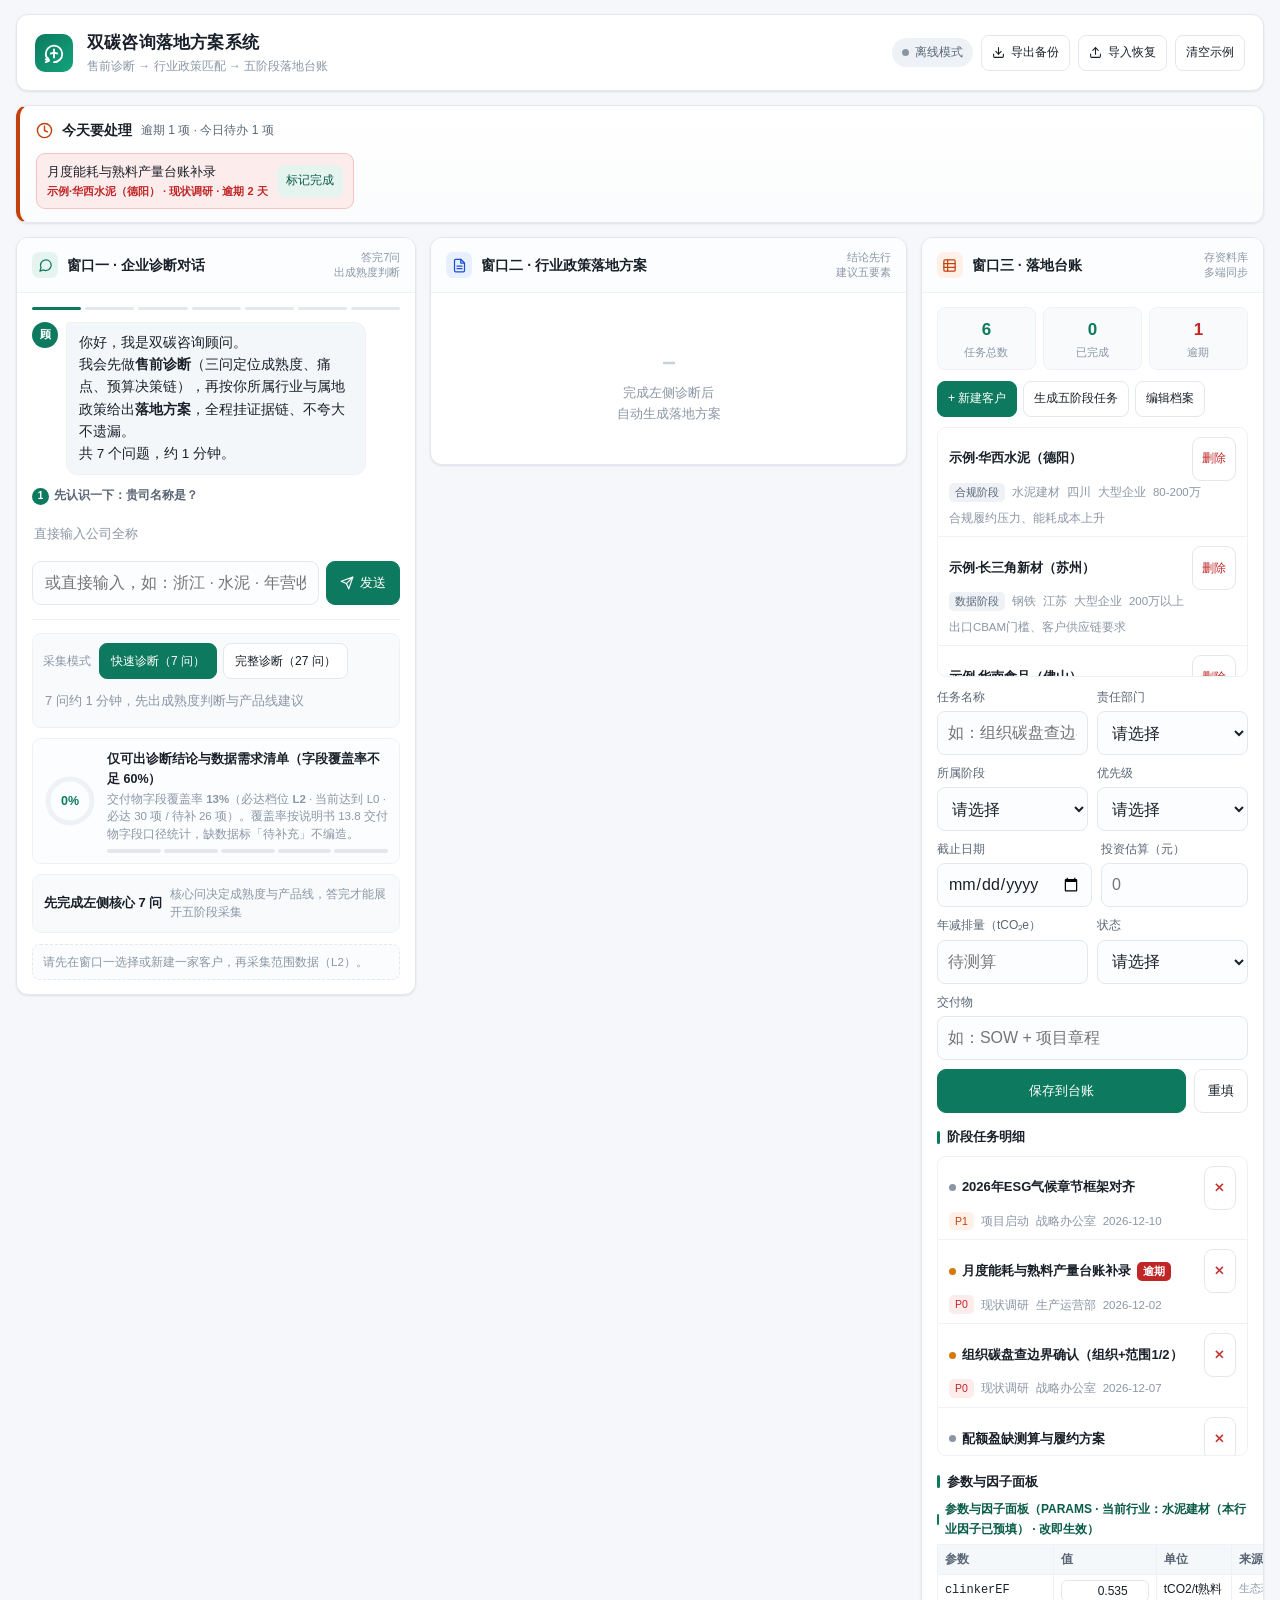
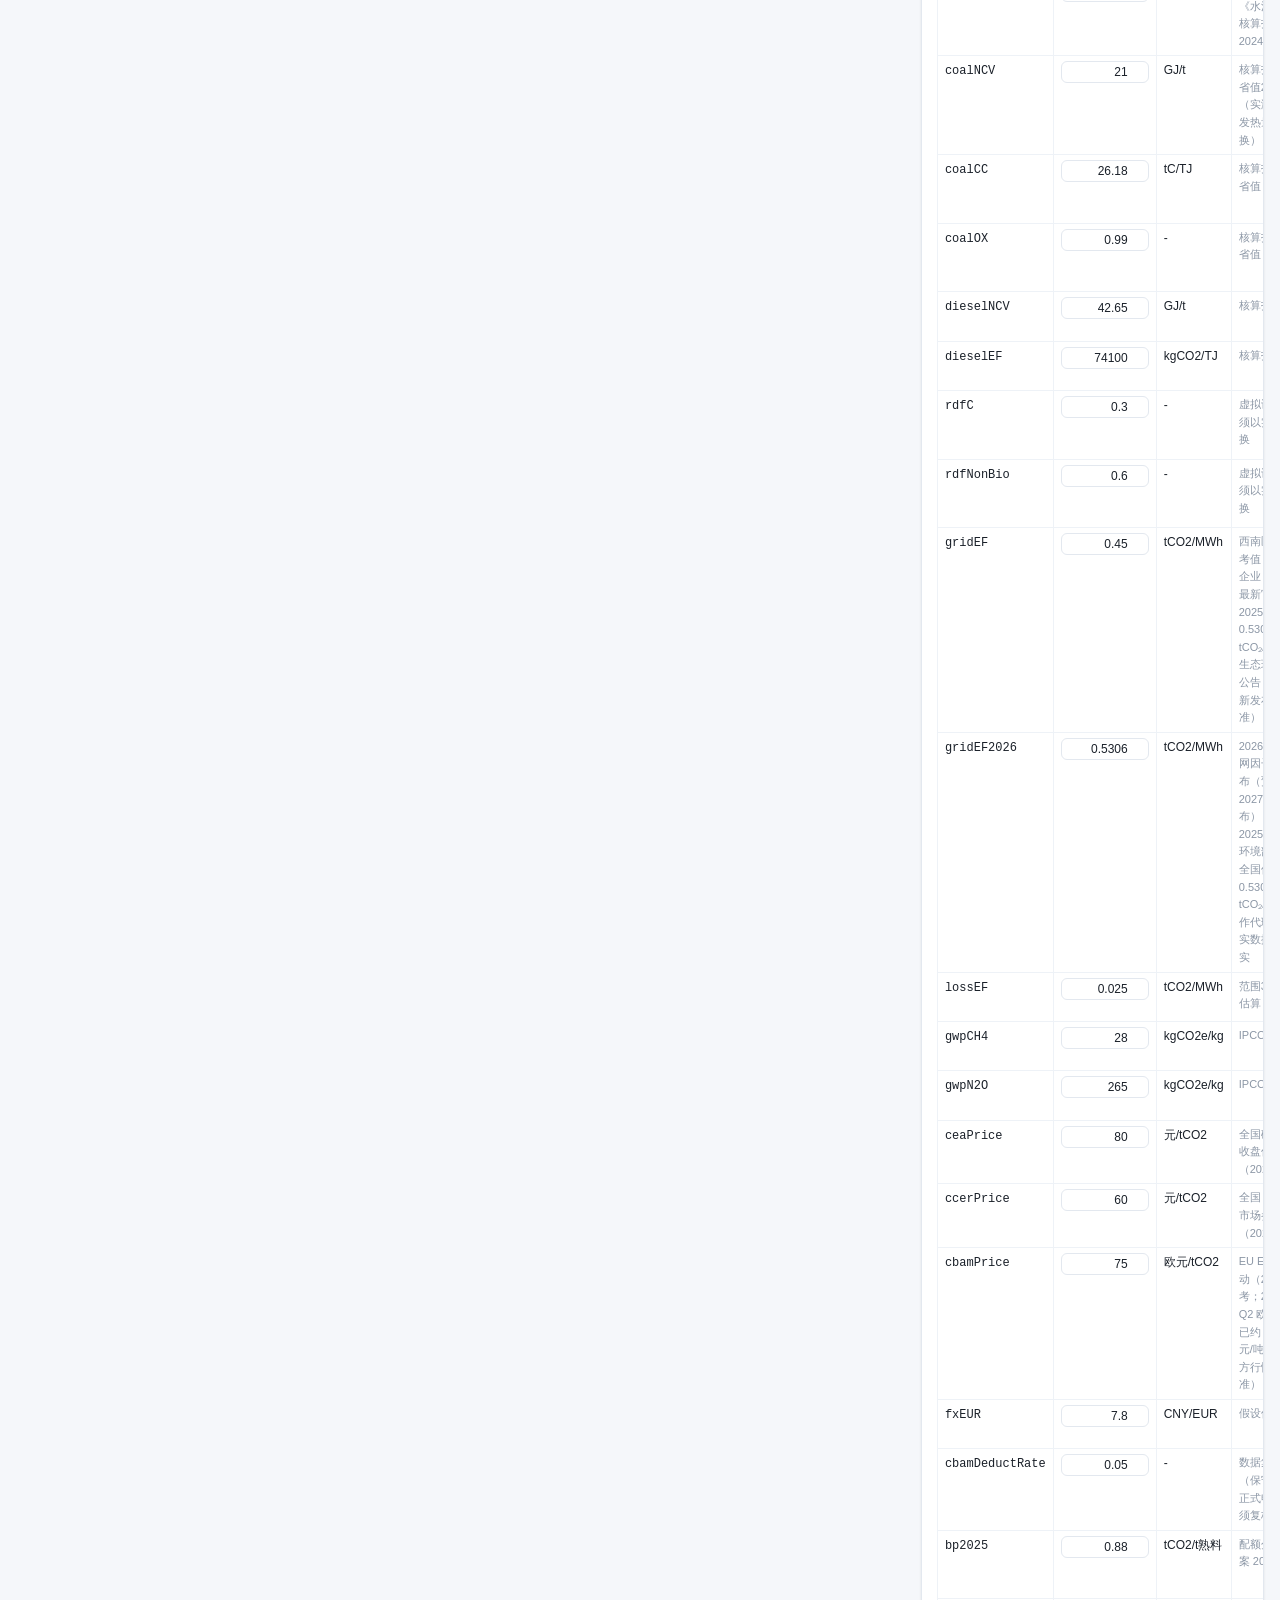
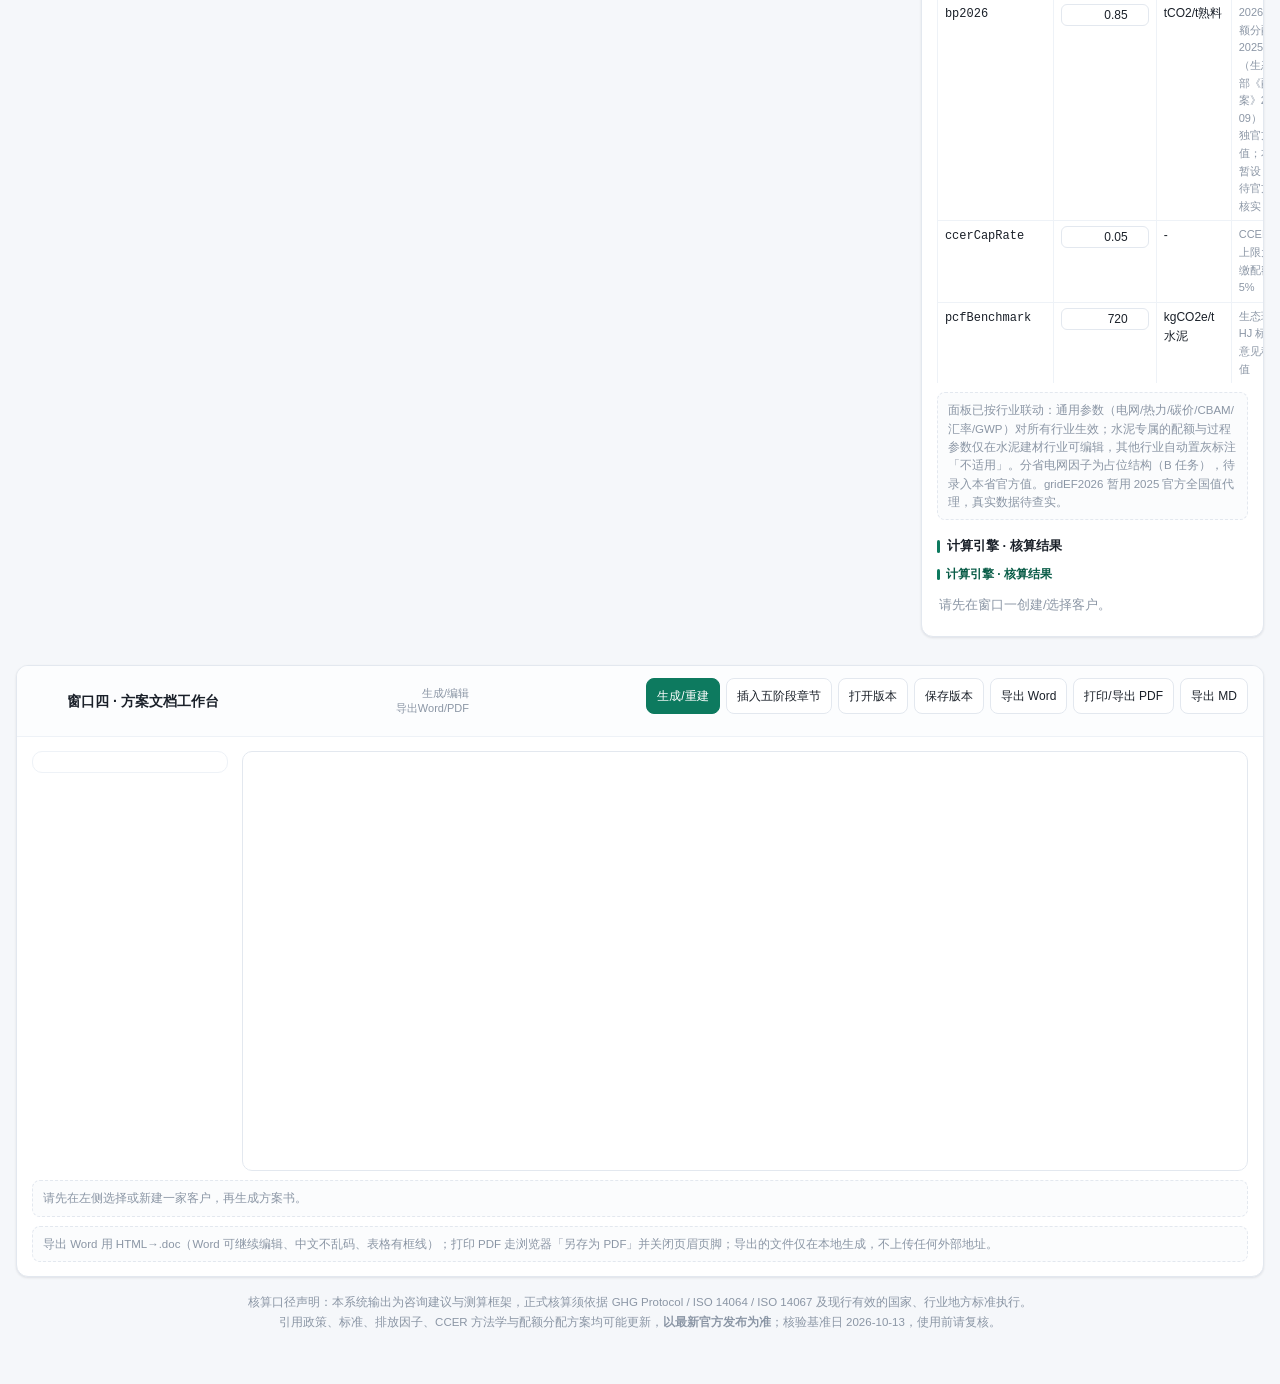
<file: index.html>
<!DOCTYPE html>
<html lang="zh-CN">
<head>
<meta charset="UTF-8">
<meta name="viewport" content="width=device-width, initial-scale=1.0, viewport-fit=cover">
<link rel="icon" href="data:image/svg+xml,%3Csvg xmlns='http://www.w3.org/2000/svg' viewBox='0 0 24 24'%3E%3Crect width='24' height='24' rx='5' fill='%230d7a5f'/%3E%3Cpath d='M6 16c3-5 9-5 12-2v3H6z' fill='%23fff'/%3E%3C/svg%3E">
<title>双碳咨询落地方案系统</title>
<!-- 本工作台通过 WorkBuddy「资料库」skill 搭建、存储和部署 -->
<style>
:root{
  --bg:#f5f7fa; --card:#ffffff; --line:#e3e8ef; --line2:#eef2f7;
  --t1:#1a2029; --t2:#5a6675; --t3:#8b96a5;
  --brand:#0d7a5f; --brand-l:#e6f4f0; --brand-d:#095c47;
  --warn:#c2410c; --warn-l:#fff1e7; --danger:#c02626; --danger-l:#fdecec;
  --info:#1d4ed8; --info-l:#e8efff;
  --r:12px; --sh:0 1px 3px rgba(16,24,40,.06),0 1px 2px rgba(16,24,40,.04);
  --fs:16px;
}
*{box-sizing:border-box;-webkit-tap-highlight-color:transparent}
html,body{margin:0;padding:0}
body{
  font-family:-apple-system,BlinkMacSystemFont,"Segoe UI",Roboto,"Helvetica Neue",Arial,"PingFang SC","Microsoft YaHei",sans-serif;
  background:var(--bg); color:var(--t1); font-size:14px; line-height:1.6;
  -webkit-font-smoothing:antialiased;
}
button,input,select,textarea{font-family:inherit;font-size:inherit;color:inherit}
h1,h2,h3,h4{margin:0;font-weight:600}
svg{display:block}
.mono{font-variant-numeric:tabular-nums;font-feature-settings:"tnum"}

/* ===== layout ===== */
.wrap{max-width:1560px;margin:0 auto;padding:14px 16px 40px}
header.top{
  background:var(--card);border:1px solid var(--line);border-radius:var(--r);
  padding:14px 18px;box-shadow:var(--sh);margin-bottom:14px;
  display:flex;align-items:center;gap:14px;flex-wrap:wrap;
}
.brandmark{width:38px;height:38px;flex:0 0 38px;border-radius:10px;background:linear-gradient(135deg,#0d7a5f,#12a37c);display:flex;align-items:center;justify-content:center}
.brandmark svg{width:22px;height:22px}
.top h1{font-size:17px;letter-spacing:.2px}
.top .sub{font-size:12px;color:var(--t3);margin-top:1px}
.top-right{margin-left:auto;display:flex;align-items:center;gap:8px;flex-wrap:wrap}
.sync{display:inline-flex;align-items:center;gap:6px;font-size:12px;color:var(--t2);background:var(--line2);padding:5px 10px;border-radius:999px}
.sync .dot{width:7px;height:7px;border-radius:50%;background:var(--brand)}
.sync.busy .dot{background:#d97706;animation:pulse 1s infinite}
.sync.off .dot{background:var(--t3)}
@keyframes pulse{0%,100%{opacity:1}50%{opacity:.25}}

.btn{
  border:1px solid var(--line);background:var(--card);color:var(--t1);
  padding:8px 13px;border-radius:9px;cursor:pointer;font-size:13px;
  min-height:44px;display:inline-flex;align-items:center;gap:6px;transition:.15s;
}
.btn:hover{border-color:var(--brand);color:var(--brand)}
.btn:active{transform:translateY(1px)}
.btn.pri{background:var(--brand);border-color:var(--brand);color:#fff}
.btn.pri:hover{background:var(--brand-d);border-color:var(--brand-d);color:#fff}
.btn.sm{padding:6px 10px;min-height:36px;font-size:12px;border-radius:8px}
.btn.danger:hover{border-color:var(--danger);color:var(--danger)}
.btn:disabled{opacity:.5;cursor:not-allowed}

/* ===== today banner (铁律5) ===== */
.today{
  background:linear-gradient(180deg,#fff,#fbfcfd);border:1px solid var(--line);
  border-left:4px solid var(--warn);border-radius:var(--r);padding:13px 16px;
  box-shadow:var(--sh);margin-bottom:14px;
}
.today-hd{display:flex;align-items:center;gap:9px;flex-wrap:wrap}
.today-hd h2{font-size:14px}
.today-hd .cnt{font-size:12px;color:var(--t2)}
.today-list{display:flex;gap:9px;flex-wrap:wrap;margin-top:11px}
.tchip{
  display:flex;align-items:center;gap:9px;background:var(--card);border:1px solid var(--line);
  border-radius:9px;padding:8px 10px;min-height:44px;max-width:100%;
}
.tchip.over{border-color:#f3c3c3;background:var(--danger-l)}
.tchip .tt{font-size:13px;font-weight:500;white-space:nowrap;overflow:hidden;text-overflow:ellipsis;max-width:230px}
.tchip .tm{font-size:11px;color:var(--t3)}
.tchip.over .tm{color:var(--danger);font-weight:600}
.tchip .go{
  border:none;background:var(--brand-l);color:var(--brand-d);border-radius:7px;
  padding:5px 9px;font-size:12px;cursor:pointer;min-height:32px;white-space:nowrap;
}
.tchip .go:hover{background:var(--brand);color:#fff}
.empty-tip{font-size:13px;color:var(--t3);padding:6px 2px}

/* ===== three windows ===== */
.windows{display:grid;grid-template-columns:minmax(0,1.05fr) minmax(0,1.25fr) minmax(0,.9fr);gap:14px;align-items:start}
.win{background:var(--card);border:1px solid var(--line);border-radius:var(--r);box-shadow:var(--sh);display:flex;flex-direction:column;overflow:hidden}
.win-hd{padding:12px 15px;border-bottom:1px solid var(--line2);display:flex;align-items:center;gap:9px;background:#fcfdfe}
.win-hd .ic{width:26px;height:26px;border-radius:7px;display:flex;align-items:center;justify-content:center;flex:0 0 26px}
.win-hd .ic svg{width:15px;height:15px}
.win-hd h2{font-size:14px}
.win-hd .hint{font-size:11px;color:var(--t3);margin-left:auto;text-align:right;line-height:1.35}
.win-bd{padding:14px 15px;flex:1;min-height:0}
.ic-g{background:var(--brand-l)} .ic-g svg{stroke:var(--brand)}
.ic-b{background:var(--info-l)} .ic-b svg{stroke:var(--info)}
.ic-o{background:var(--warn-l)} .ic-o svg{stroke:var(--warn)}

/* ===== window1 : chat ===== */
.chat-log{max-height:400px;overflow-y:auto;display:flex;flex-direction:column;gap:11px;padding-right:3px;margin-bottom:11px}
.msg{display:flex;gap:8px;align-items:flex-start}
.msg .av{width:26px;height:26px;flex:0 0 26px;border-radius:50%;display:flex;align-items:center;justify-content:center;font-size:11px;font-weight:600}
.msg.bot .av{background:var(--brand);color:#fff}
.msg.me{flex-direction:row-reverse}
.msg.me .av{background:#dfe4ec;color:var(--t2)}
.bub{max-width:82%;padding:9px 12px;border-radius:11px;font-size:13.5px;line-height:1.65;white-space:pre-wrap;word-break:break-word}
.msg.bot .bub{background:#f4f7f9;border:1px solid var(--line2);border-top-left-radius:3px}
.msg.me .bub{background:var(--brand);color:#fff;border-top-right-radius:3px}
.bub b{font-weight:600}
.bub .hl{color:var(--brand-d);background:var(--brand-l);padding:0 4px;border-radius:4px;font-weight:600}
.msg.me .bub .hl{color:#fff;background:rgba(255,255,255,.22)}

.ask{margin-bottom:11px}
.ask-lb{font-size:12px;color:var(--t2);font-weight:600;margin-bottom:6px}
.ask-lb .n{display:inline-flex;width:17px;height:17px;border-radius:50%;background:var(--brand);color:#fff;font-size:10px;align-items:center;justify-content:center;margin-right:5px}
.chips{display:flex;gap:6px;flex-wrap:wrap}
.chip{
  border:1px solid var(--line);background:var(--card);border-radius:999px;
  padding:6px 12px;font-size:12.5px;cursor:pointer;min-height:36px;transition:.15s;
}
.chip:hover{border-color:var(--brand);color:var(--brand);background:var(--brand-l)}
.chip.on{background:var(--brand);border-color:var(--brand);color:#fff}
.chip.wide{border-radius:9px;text-align:left}
.chip-row{display:flex;gap:6px;flex-wrap:wrap;align-items:center}
.chat-in{display:flex;gap:7px;margin-top:10px}
.chat-in input{
  flex:1;border:1px solid var(--line);border-radius:9px;padding:10px 12px;
  font-size:var(--fs);min-height:44px;background:#fcfdfe;
}
.chat-in input:focus{outline:none;border-color:var(--brand);background:#fff}
.chat-in .btn{flex:0 0 auto}
.steps{display:flex;gap:4px;margin-bottom:12px}
.steps .s{flex:1;height:3px;border-radius:2px;background:var(--line)}
.steps .s.on{background:var(--brand)}

/* ===== window2 : plan ===== */
.plan-empty{text-align:center;padding:26px 12px;color:var(--t3)}
.plan-empty svg{width:40px;height:40px;margin:0 auto 10px;stroke:#c8d0da}
.plan-empty p{margin:0;font-size:13px}
.sec{margin-bottom:14px}
.sec-hd{display:flex;align-items:center;gap:7px;margin-bottom:8px}
.sec-hd h3{font-size:13px;color:var(--t1)}
.sec-hd .bar{width:3px;height:13px;border-radius:2px;background:var(--brand)}
.kv{background:#f8fafc;border:1px solid var(--line2);border-radius:9px;padding:10px 12px;font-size:13px}
.kv .r{display:flex;gap:8px;padding:3px 0}
.kv .r .k{color:var(--t3);flex:0 0 76px;font-size:12px}
.kv .r .v{flex:1;word-break:break-word}
.pill{display:inline-block;background:var(--brand-l);color:var(--brand-d);border-radius:6px;padding:2px 8px;font-size:11.5px;margin:0 4px 4px 0}
.pill.w{background:var(--warn-l);color:var(--warn)}
.pill.b{background:var(--info-l);color:var(--info)}
.diag{border-radius:9px;padding:10px 12px;font-size:13px;margin-bottom:8px;border:1px solid}
.diag.g{background:var(--brand-l);border-color:#bfe3d8;color:var(--brand-d)}
.diag.w{background:var(--warn-l);border-color:#f6d5b8;color:#8a3d0c}
.diag .dh{font-weight:600;margin-bottom:4px;font-size:12.5px}
.rec{background:var(--card);border:1px solid var(--line);border-radius:9px;padding:10px 11px;margin-bottom:8px}
.rec-hd{display:flex;align-items:center;gap:7px;margin-bottom:5px}
.rec-hd .no{width:17px;height:17px;flex:0 0 17px;border-radius:5px;background:var(--brand);color:#fff;font-size:10px;display:flex;align-items:center;justify-content:center;font-weight:600}
.rec-hd .nm{font-weight:600;font-size:13px}
.rec-bd{font-size:12.5px;color:var(--t2);line-height:1.6}
.rec-5{display:grid;grid-template-columns:repeat(5,minmax(0,1fr));gap:5px;margin-top:7px}
.rec-5 div{background:#f7f9fb;border:1px solid var(--line2);border-radius:6px;padding:5px 6px}
.rec-5 .l{font-size:10px;color:var(--t3);margin-bottom:1px}
.rec-5 .v{font-size:11.5px;font-weight:600;word-break:break-all}
.tbl{width:100%;border-collapse:collapse;font-size:12px}
.tbl th{background:#f5f8fa;color:var(--t2);text-align:left;padding:6px 7px;font-weight:600;border-bottom:1px solid var(--line);white-space:nowrap}
.tbl td{padding:6px 7px;border-bottom:1px solid var(--line2);vertical-align:top}
.tbl tr:last-child td{border-bottom:none}
.note{font-size:11.5px;color:var(--t3);line-height:1.6;background:#fbfcfd;border:1px dashed var(--line);border-radius:8px;padding:8px 10px;margin-top:9px}
.note b{color:var(--warn)}

/* ===== 五阶段实施内容手风琴（第 1 批新增）===== */
.acc{display:flex;flex-direction:column;gap:8px}
.acc-item{border:1px solid var(--line);border-radius:10px;background:var(--card);overflow:hidden}
.acc-hd{
  width:100%;display:flex;align-items:center;gap:9px;padding:11px 12px;
  background:#fcfdfe;border:none;cursor:pointer;text-align:left;min-height:48px;
}
.acc-hd:hover{background:var(--brand-l)}
.acc-no{
  width:22px;height:22px;flex:0 0 22px;border-radius:6px;background:var(--brand);color:#fff;
  font-size:11px;font-weight:600;display:flex;align-items:center;justify-content:center
}
.acc-nm{font-size:13.5px;font-weight:600;flex:1;min-width:0}
.acc-meta{font-size:11px;color:var(--t3);display:flex;gap:6px;flex-wrap:wrap;align-items:center}
.acc-arrow{width:14px;height:14px;flex:0 0 14px;stroke:var(--t3);transition:transform .2s}
.acc-item.open .acc-arrow{transform:rotate(180deg)}
.acc-bd{display:none;padding:2px 12px 13px;border-top:1px solid var(--line2)}
.acc-item.open .acc-bd{display:block}
.blk{margin-top:11px}
.blk-hd{
  display:flex;align-items:center;gap:6px;font-size:12px;font-weight:600;
  color:var(--brand-d);margin-bottom:5px
}
.blk-hd::before{content:"";width:3px;height:11px;border-radius:2px;background:var(--brand)}
.blk-sub{font-size:12px;font-weight:600;color:var(--brand-d);margin:9px 0 4px}
.blk p{margin:0;font-size:12.5px;color:var(--t2);line-height:1.7}
.blk ol,.blk ul{margin:0;padding-left:19px;font-size:12.5px;color:var(--t2);line-height:1.75}
.blk li{margin-bottom:3px}
.blk .risk{border-left:2px solid var(--warn);padding-left:8px;margin-bottom:5px}
.blk .risk .rm{color:var(--t3);display:block;font-size:11.5px}
.blk table{width:100%;border-collapse:collapse;font-size:12px}
.blk table td,.blk table th{border:1px solid var(--line2);padding:5px 7px;text-align:left;vertical-align:top}
.blk table th{background:#f5f8fa;font-weight:600;color:var(--t2);white-space:nowrap;width:34%}
.acc-chk{display:flex;gap:7px;align-items:flex-start;font-size:12.5px;color:var(--t2);line-height:1.6;margin-bottom:5px;cursor:pointer}
.acc-chk input{width:16px;height:16px;flex:0 0 16px;margin-top:2px;accent-color:var(--brand);cursor:pointer}
.acc-chk.done span{color:var(--brand);text-decoration:line-through}
.acc-rl{color:var(--danger)}
.acc-prog{font-size:11px;color:var(--t3);margin-left:auto;white-space:nowrap}
.acc-act{display:flex;gap:6px;flex-wrap:wrap;margin-top:12px;padding-top:11px;border-top:1px solid var(--line2)}
.stage-filter{display:flex;gap:6px;flex-wrap:wrap;margin-bottom:10px;align-items:center}
.stage-filter .lb{font-size:12px;color:var(--t2);font-weight:600;margin-right:2px}

/* ===== 第2批：窗口一情报采集器 ===== */
.mode-bar{display:flex;gap:6px;align-items:center;flex-wrap:wrap;margin-bottom:10px;padding:9px 10px;background:#f8fafc;border:1px solid var(--line2);border-radius:9px}
.mode-bar .lb{font-size:11.5px;color:var(--t3);margin-right:2px}
.mode-btn{border:1px solid var(--line);background:var(--card);border-radius:8px;padding:6px 11px;font-size:12px;cursor:pointer;min-height:36px}
.mode-btn.on{background:var(--brand);border-color:var(--brand);color:#fff}
.cp-wrap{display:flex;align-items:center;gap:11px;margin-bottom:10px;padding:10px 11px;border:1px solid var(--line2);border-radius:9px;background:#fcfdfe}
.cp-ring{width:52px;height:52px;flex:0 0 52px;position:relative}
.cp-ring svg{width:52px;height:52px;transform:rotate(-90deg)}
.cp-ring .cv{position:absolute;inset:0;display:flex;align-items:center;justify-content:center;font-size:12.5px;font-weight:700;color:var(--brand)}
.cp-info{flex:1;min-width:0}
.cp-info .lv{font-size:12.5px;font-weight:600}
.cp-info .lv.g{color:var(--brand)} .cp-info .lv.w{color:var(--warn)} .cp-info .lv.d{color:var(--danger)}
.cp-info .ms{font-size:11.5px;color:var(--t3);margin-top:2px;line-height:1.5}
.cp-steps{display:flex;gap:3px;flex-wrap:wrap;margin-top:6px}
.cp-steps .g{flex:1;min-width:8px;height:4px;border-radius:2px;background:var(--line)}
.cp-steps .g.f{background:var(--brand)} .cp-steps .g.p{background:var(--brand-l)} .cp-steps .g.s{background:var(--line2)}
.grp-hd{display:flex;align-items:center;gap:8px;flex-wrap:wrap;padding:10px 11px;background:#f8fafc;border:1px solid var(--line2);border-radius:9px;margin-bottom:11px}
.grp-no{width:20px;height:20px;flex:0 0 20px;border-radius:5px;background:var(--brand);color:#fff;font-size:10.5px;font-weight:600;display:flex;align-items:center;justify-content:center}
.grp-ti{font-size:13px;font-weight:600}
.grp-why{font-size:11.5px;color:var(--t3);flex:1;min-width:0}
.grp-skip{border:1px solid var(--line);background:var(--card);border-radius:7px;padding:5px 9px;font-size:11.5px;cursor:pointer;min-height:32px}
.grp-skip:hover{border-color:var(--warn);color:var(--warn)}
.q-num{
  display:inline-flex;align-items:center;justify-content:center;min-width:24px;height:18px;padding:0 5px;
  border-radius:5px;background:var(--info-l);color:var(--info);font-size:10.5px;font-weight:700;margin-right:6px
}
.q-fields{display:flex;flex-direction:column;gap:6px;margin-top:7px}
.qf{display:flex;align-items:center;gap:7px}
.qf label{font-size:11.5px;color:var(--t2);flex:0 0 92px}
.qf input,.qf select{
  flex:1;border:1px solid var(--line);border-radius:7px;padding:8px 10px;
  font-size:16px;min-height:42px;background:#fff
}
.qf input:focus,.qf select:focus{outline:none;border-color:var(--brand)}
.qf .u{font-size:11px;color:var(--t3);flex:0 0 auto}
.mat{display:flex;flex-direction:column;gap:5px;margin-top:7px}
.mat-row{display:flex;align-items:center;gap:7px;flex-wrap:wrap}
.mat-row .mn{font-size:12px;color:var(--t2);flex:1;min-width:110px}
.chk-mini{display:flex;gap:4px}
.chk-mini button{border:1px solid var(--line);background:var(--card);border-radius:6px;padding:4px 9px;font-size:11px;cursor:pointer;min-height:30px}
.chk-mini button.on{background:var(--brand-l);border-color:var(--brand);color:var(--brand-d);font-weight:600}
.chk-mini button.on.warn{background:var(--warn-l);border-color:var(--warn);color:var(--warn)}
.gate{border-radius:9px;padding:10px 11px;margin-bottom:11px;font-size:12.5px;line-height:1.6;border:1px solid}
.gate.ask{background:#fffaf0;border-color:#f5d9a8;color:#7a4a06}
.gate.hi{background:var(--danger-l);border-color:#f3c3c3;color:#8f1f1f}
.gate.ok{background:var(--brand-l);border-color:#bfe3d8;color:var(--brand-d)}
.gate .gh{font-weight:600;margin-bottom:4px;font-size:12px;display:flex;align-items:center;gap:6px}
.gate .gq{margin-top:7px;padding-top:7px;border-top:1px dashed rgba(0,0,0,.12);font-weight:600}
.gap-list{border:1px solid var(--line2);border-radius:9px;overflow:hidden}
.gap-i{padding:9px 11px;border-bottom:1px solid var(--line2);cursor:pointer;font-size:12.5px}
.gap-i:last-child{border-bottom:none}
.gap-i:hover{background:#f8fafc}
.gap-i .gm{font-weight:600;display:flex;align-items:center;gap:6px}
.gap-i .gd{font-size:11.5px;color:var(--t3);margin-top:3px;display:flex;gap:10px;flex-wrap:wrap}
.gap-i.hi .gm{color:var(--danger)}
.skipnote{font-size:11.5px;color:var(--warn);background:var(--warn-l);border-radius:7px;padding:6px 9px;margin-bottom:9px}
.editbtn{border:none;background:transparent;color:var(--info);font-size:11px;cursor:pointer;text-decoration:underline;padding:0}

/* ===== window3 : board ===== */
.toolbar{display:flex;gap:6px;margin-bottom:10px;flex-wrap:wrap}
.fld{margin-bottom:9px}
.fld label{display:block;font-size:12px;color:var(--t2);margin-bottom:4px;font-weight:500}
.fld input,.fld select,.fld textarea{
  width:100%;border:1px solid var(--line);border-radius:8px;padding:9px 10px;
  font-size:var(--fs);min-height:44px;background:#fcfdfe;
}
.fld textarea{min-height:66px;resize:vertical;line-height:1.6}
.fld input:focus,.fld select:focus,.fld textarea:focus{outline:none;border-color:var(--brand);background:#fff}
.fld2{display:grid;grid-template-columns:1fr 1fr;gap:9px}
.lst{max-height:250px;overflow-y:auto;border:1px solid var(--line2);border-radius:9px;margin-bottom:11px}
.lst-i{padding:9px 11px;border-bottom:1px solid var(--line2);cursor:pointer}
.lst-i:last-child{border-bottom:none}
.lst-i:hover{background:#f8fafc}
.lst-i.on{background:var(--brand-l);border-left:3px solid var(--brand);padding-left:8px}
.lst-i .t1{font-size:13px;font-weight:600;display:flex;align-items:center;gap:6px}
.lst-i .t2{font-size:11.5px;color:var(--t3);margin-top:2px;display:flex;gap:7px;flex-wrap:wrap;align-items:center}
.dot-st{width:7px;height:7px;border-radius:50%;flex:0 0 7px}
.dot-st.s0{background:var(--t3)} .dot-st.s1{background:#d97706} .dot-st.s2{background:var(--brand)}
.tag{font-size:10.5px;padding:1px 6px;border-radius:5px;background:var(--line2);color:var(--t2)}
.tag.p0{background:var(--danger-l);color:var(--danger)}
.tag.p1{background:var(--warn-l);color:var(--warn)}
.tag.p2{background:var(--line2);color:var(--t2)}
.tag.od{background:var(--danger);color:#fff}
.tag.ok{background:#d8f0e6;color:#0d7a5f}
.tag.info{background:#e6f0fb;color:#1f5fb0}
.tag.bad{background:var(--danger-l);color:var(--danger)}
.tag.w{background:var(--warn-l);color:#8a3d0c}
.pf{width:88px;font-size:12px;padding:3px 5px;border:1px solid var(--line);border-radius:6px;text-align:right;font-variant-numeric:tabular-nums}
.tbl td.num{text-align:right;font-variant-numeric:tabular-nums}
.tbl .hlrow td{background:#eef6f2;font-weight:600}
/* ===== 第 5 批：L2 分范围采集卡片 ===== */
.l2hd{display:flex;align-items:center;justify-content:space-between;gap:10px;flex-wrap:wrap;margin:14px 0 4px}
.l2t{font-weight:700;font-size:15px;color:var(--t1)}
.l2acts{display:flex;gap:6px;flex-wrap:wrap}
.l2tip{font-size:11.5px;color:var(--t3);line-height:1.6;background:#fbfcfd;border:1px dashed var(--line);border-radius:8px;padding:7px 10px;margin-bottom:8px}
.l2grp{border:1px solid var(--line);border-radius:10px;margin-bottom:9px;overflow:hidden}
.l2gh{cursor:pointer;user-select:none;padding:8px 12px;background:#f6f8fb;font-weight:600;font-size:13.5px;display:flex;align-items:center;gap:8px;color:var(--t1)}
.l2gh .arr{transition:transform .15s;color:var(--t3);font-size:11px}
.l2grp.open .l2gh .arr{transform:rotate(90deg)}
.l2gs{font-weight:500;font-size:11.5px;color:var(--t3);margin-left:auto}
.l2gb{display:none;padding:9px 11px}
.l2grp.open .l2gb{display:block}
.l2row{border:1px solid var(--line);border-radius:9px;padding:9px 10px;margin-bottom:8px;background:#fff}
.l2row.ok{border-color:#bfe6d6}
.l2row.bad{border-color:var(--danger);background:var(--danger-l)}
.l2r-top{display:flex;align-items:center;gap:8px;flex-wrap:wrap}
.l2rid{font-family:ui-monospace,Menlo,Consolas,monospace;font-size:11px;color:#6b7280;background:#f0f3f7;border-radius:5px;padding:1px 5px}
.l2rsrc{font-weight:600;font-size:13px;color:var(--t1)}
.l2runit{font-size:11.5px;color:var(--t3)}
.l2emit{margin-left:auto;font-weight:700;font-size:14px;font-variant-numeric:tabular-nums;color:var(--t1)}
.l2ru{font-size:11px;color:var(--t3);margin-left:2px}
.l2del{border:none;background:transparent;color:#b91c1c;cursor:pointer;font-size:13px;padding:2px 6px;border-radius:6px}
.l2del:hover{background:var(--danger-l)}
.l2r-act{display:flex;align-items:center;gap:6px;margin:7px 0 4px}
.l2r-act label{font-size:12px;color:var(--t2);min-width:54px}
.l2facs{display:flex;gap:8px;flex-wrap:wrap;margin:4px 0}
.l2fac{border:1px solid var(--line2);border-radius:8px;padding:6px 7px;background:#fafbfc;flex:1 1 200px;min-width:190px}
.lfk{font-size:12px;font-weight:600;color:var(--t1);margin-bottom:3px}
.lfu{font-size:10.5px;color:var(--t3);font-weight:400}
.l2fac label{display:block;font-size:10.5px;color:var(--t3);margin:2px 0 1px}
.l2fac input,.l2fac select{padding:4px 6px}
.l2r-note{font-size:11px;color:var(--t2);margin:3px 0 5px;padding:4px 7px;background:var(--line2);border-left:3px solid var(--warn);border-radius:6px}
.l2r-meta{display:flex;align-items:center;gap:7px;flex-wrap:wrap;margin-top:5px}
.l2note{flex:1;min-width:160px}
.l2add{margin-top:6px}
.l2s3 .l2s3row{display:flex;align-items:center;gap:7px;flex-wrap:wrap;padding:6px 4px;border-bottom:1px dashed var(--line2)}
.l2s3 .l2s3row:last-child{border-bottom:none}
.l2s3j{min-width:92px}
.l2s3f{font-size:11px;color:var(--t3);min-width:70px}
.l2sum{margin-top:10px;padding:9px 11px;background:#f1f6f3;border:1px solid #cfe6db;border-radius:9px;font-size:13px;color:var(--t1);line-height:1.7}
.l2sum b{color:var(--t1)}
.l2src{display:block;font-size:11px;color:var(--t3);margin-top:3px}
.l2check{margin-top:8px}
.l2ck-h{font-size:12px;font-weight:600;color:var(--t2);margin-bottom:3px}
.l2ck-t{display:flex;gap:10px;flex-wrap:wrap;font-size:11.5px;color:var(--t3);font-variant-numeric:tabular-nums}

/* ===== 窗口四 · 方案文档工作台 ===== */
.win.doc{grid-column:1/-1;margin-top:14px}
.win.doc .win-hd{flex-wrap:wrap}
.win.doc .toolbar{margin-left:auto}
.doc-wrap{display:flex;gap:14px;align-items:flex-start}
.doc-toc{flex:0 0 196px;position:sticky;top:8px;max-height:60vh;overflow:auto;background:var(--card2);border:1px solid var(--line2);border-radius:10px;padding:10px 10px}
.toc-hd{font-size:12px;color:var(--t3);margin-bottom:6px;font-weight:600}
.toc-a{display:block;font-size:12.5px;color:var(--t2);padding:4px 6px;border-radius:6px;cursor:pointer;line-height:1.4}
.toc-a:hover{background:var(--line2);color:var(--t1)}
.doc-body{flex:1;min-height:420px;background:#fff;border:1px solid var(--line);border-radius:10px;padding:22px 26px;outline:none;color:#1f2937;font-size:13.5px;line-height:1.8;overflow:auto;max-height:62vh}
.doc-body:focus{border-color:var(--brand)}
.doc-body h1{font-size:20px;text-align:center;margin:0 0 14px}
.doc-body h2{font-size:16px;margin:22px 0 10px;padding-bottom:5px;border-bottom:2px solid var(--line)}
.doc-body h3{font-size:14px;margin:14px 0 8px;color:var(--t1)}
.doc-body p{margin:8px 0}
.doc-body ul,.doc-body ol{margin:8px 0;padding-left:22px}
.doc-body table{border-collapse:collapse;width:100%;margin:10px 0}
.doc-body td,.doc-body th{border:1px solid var(--line);padding:5px 8px;font-size:12.5px;vertical-align:top}
.doc-body th{background:var(--card2);font-weight:600;text-align:left}
.doc-body .doc-meta td,.doc-body .doc-kv td{border:1px solid var(--line);padding:4px 9px}
.doc-body .doc-meta td:first-child,.doc-body .doc-kv td:first-child{background:var(--card2);font-weight:600;width:96px;color:var(--t2)}
.doc-body .doc-meta td:nth-child(3),.doc-body .doc-kv td:nth-child(3){background:var(--card2);font-weight:600;width:96px;color:var(--t2)}
.doc-body .missing{background:#fff3e0;color:#8a3d0c;border:1px dashed #e0a96d;padding:0 4px;border-radius:4px;cursor:pointer}
.doc-body .dlv-sec{margin:8px 0 3px;font-size:13px;color:var(--t1)}
.doc-body .dlv-sec b{color:var(--brand-d)}
.doc-body .doc-banner{background:var(--warn-l);color:#8a3d0c;border:1px solid #f0d3a0;padding:8px 12px;border-radius:8px;margin:10px 0;font-size:12.5px}
.doc-body .doc-ph{color:var(--t3);font-style:italic;padding:30px 0;text-align:center}
.doc-versions{display:none;margin-top:12px;background:var(--card2);border:1px solid var(--line2);border-radius:10px;padding:10px 12px}
.ver-row{display:flex;align-items:center;gap:8px;padding:6px 4px;border-bottom:1px dashed var(--line2);font-size:12.5px}
.ver-row:last-child{border-bottom:none}
.ver-no{font-weight:700;color:var(--brand)}
.ver-at{color:var(--t3);font-variant-numeric:tabular-nums}
.ver-note{flex:1;color:var(--t2);overflow:hidden;text-overflow:ellipsis;white-space:nowrap}
.btn.xs{padding:3px 9px;font-size:11.5px}
#printRoot{display:none}
@media print{
  body > *{display:none !important}
  #printRoot{display:block !important;position:static}
  #printRoot h1{font-size:20pt;text-align:center}
  #printRoot h2{font-size:14pt;border-bottom:1px solid #999;padding-bottom:4pt;break-after:avoid;page-break-after:avoid}
  #printRoot h3{font-size:12pt;break-after:avoid;page-break-after:avoid}
  #printRoot table,#printRoot tr,#printRoot .doc-body > *{break-inside:avoid;page-break-inside:avoid}
  #printRoot table{border-collapse:collapse;width:100%}
  #printRoot td,#printRoot th{border:1px solid #999;padding:4pt 6pt;font-size:9.5pt}
  #printRoot th{background:#eef2f7}
  #printRoot .missing{border:none;background:none;color:#8a3d0c}
  @page{size:A4;margin:18mm 16mm}
}
.tbl .psrc{color:var(--t3);font-size:11px}
.win-bd .blk{margin-top:12px}
#calcBox .blk, #paramsBox .blk{margin-top:0}
.stats{display:grid;grid-template-columns:repeat(3,1fr);gap:7px;margin-bottom:11px}
.st{background:#f8fafc;border:1px solid var(--line2);border-radius:8px;padding:8px 9px;text-align:center}
.st .v{font-size:17px;font-weight:700;color:var(--brand)}
.st .l{font-size:10.5px;color:var(--t3);margin-top:1px}
.hintbar{font-size:11.5px;color:var(--warn);background:var(--warn-l);border-radius:8px;padding:7px 10px;margin-bottom:10px;display:none}
.hintbar.on{display:block}

.toast{
  position:fixed;left:50%;bottom:26px;transform:translateX(-50%) translateY(14px);
  background:#1a2029;color:#fff;padding:10px 17px;border-radius:9px;font-size:13px;
  opacity:0;pointer-events:none;transition:.24s;z-index:99;box-shadow:0 6px 20px rgba(0,0,0,.2)
}
.toast.on{opacity:1;transform:translateX(-50%) translateY(0)}
footer.foot{margin-top:16px;text-align:center;font-size:11.5px;color:var(--t3);line-height:1.7}

/* ===== responsive 铁律4 ===== */
@media (max-width:1180px){
  .windows{grid-template-columns:1fr 1fr}
  .win:nth-child(3){grid-column:1/-1}
}
@media (max-width:768px){
  .wrap{padding:10px 11px 30px}
  header.top{padding:11px 13px;gap:10px}
  .top h1{font-size:15.5px}
  .top-right{width:100%;margin-left:0}
  .windows{grid-template-columns:1fr;gap:11px}
  .win:nth-child(3){grid-column:auto}
  .chat-log{max-height:none;height:290px}
  .rec-5{grid-template-columns:repeat(2,1fr)}
  .kv .r{flex-direction:column;gap:1px}
  .kv .r .k{flex:none}
  .fld2{grid-template-columns:1fr}
  .tchip{width:100%}
  .tchip .tt{max-width:none;flex:1}
  .today{padding:11px 13px}
  .win-bd{padding:12px 12px}
  .lst{max-height:none}
  footer.foot{padding-bottom:env(safe-area-inset-bottom)}
}
@media (min-width:769px){ footer.foot{padding-bottom:12px} }
</style>
</head>
<body>
<div class="wrap">

<header class="top">
  <div class="brandmark">
    <svg viewBox="0 0 24 24" fill="none" stroke="#fff" stroke-width="2" stroke-linecap="round" stroke-linejoin="round"><path d="M12 22c4.97 0 9-4.03 9-9 0-4.97-4.03-9-9-9s-9 4.03-9 9c0 2.64 1.35 4.98 3.4 6.36"/><path d="M3 22l3.5-1.5L3 19l3.5 1.5L5 17"/><path d="M12 8v9"/><path d="M8.5 12.5c1.2 0 1.8-.8 3.5-.8s2.3.8 3.5.8"/></svg>
  </div>
  <div>
    <h1>双碳咨询落地方案系统</h1>
    <div class="sub">售前诊断 → 行业政策匹配 → 五阶段落地台账</div>
  </div>
  <div class="top-right">
    <span class="sync" id="syncBar"><span class="dot"></span><span id="syncTxt">已同步</span></span>
    <button class="btn sm" id="btnExport">
      <svg width="13" height="13" viewBox="0 0 24 24" fill="none" stroke="currentColor" stroke-width="2" stroke-linecap="round" stroke-linejoin="round"><path d="M21 15v4a2 2 0 0 1-2 2H5a2 2 0 0 1-2-2v-4"/><polyline points="7 10 12 15 17 10"/><line x1="12" y1="15" x2="12" y2="3"/></svg>
      导出备份</button>
    <button class="btn sm" id="btnImport">
      <svg width="13" height="13" viewBox="0 0 24 24" fill="none" stroke="currentColor" stroke-width="2" stroke-linecap="round" stroke-linejoin="round"><path d="M21 15v4a2 2 0 0 1-2 2H5a2 2 0 0 1-2-2v-4"/><polyline points="17 8 12 3 7 8"/><line x1="12" y1="3" x2="12" y2="15"/></svg>
      导入恢复</button>
    <input type="file" id="fileImport" accept="application/json" style="display:none">
    <button class="btn sm danger" id="btnClearDemo">清空示例</button>
  </div>
</header>

<!-- 今天要处理 (铁律5) -->
<section class="today" id="todayBox">
  <div class="today-hd">
    <svg width="17" height="17" viewBox="0 0 24 24" fill="none" stroke="#c2410c" stroke-width="2" stroke-linecap="round" stroke-linejoin="round"><circle cx="12" cy="12" r="10"/><polyline points="12 6 12 12 16 14"/></svg>
    <h2>今天要处理</h2>
    <span class="cnt" id="todayCnt">加载中…</span>
  </div>
  <div class="today-list" id="todayList"></div>
</section>

<div class="windows">

  <!-- 窗口1：诊断对话 -->
  <section class="win">
    <div class="win-hd">
      <div class="ic ic-g">
        <svg viewBox="0 0 24 24" fill="none" stroke-width="2" stroke-linecap="round" stroke-linejoin="round"><path d="M21 11.5a8.38 8.38 0 0 1-.9 3.8 8.5 8.5 0 0 1-7.6 4.7 8.38 8.38 0 0 1-3.8-.9L3 21l1.9-5.7a8.38 8.38 0 0 1-.9-3.8 8.5 8.5 0 0 1 4.7-7.6 8.38 8.38 0 0 1 3.8-.9h.5a8.48 8.48 0 0 1 8 8v.5z"/></svg>
      </div>
      <h2>窗口一 · 企业诊断对话</h2>
      <div class="hint">答完7问<br>出成熟度判断</div>
    </div>
    <div class="win-bd">
      <div class="steps" id="steps"><div class="s on"></div><div class="s"></div><div class="s"></div><div class="s"></div><div class="s"></div><div class="s"></div><div class="s"></div></div>
      <div class="chat-log" id="chatLog"></div>
      <div class="ask" id="askBox"></div>
      <div class="chat-in">
        <input type="text" id="chatText" placeholder="或直接输入，如：浙江 · 水泥 · 年营收12亿">
        <button class="btn pri" id="chatSend">
          <svg width="14" height="14" viewBox="0 0 24 24" fill="none" stroke="currentColor" stroke-width="2" stroke-linecap="round" stroke-linejoin="round"><line x1="22" y1="2" x2="11" y2="13"/><polygon points="22 2 15 22 11 13 2 9 22 2"/></svg>
          发送</button>
      </div>
      <div id="collectBox" style="margin-top:14px;padding-top:13px;border-top:1px solid var(--line2)"></div>
      <div id="l2Box" style="margin-top:4px"></div>
    </div>
  </section>

  <!-- 窗口二：落地方案 -->
  <section class="win">
    <div class="win-hd">
      <div class="ic ic-b">
        <svg viewBox="0 0 24 24" fill="none" stroke-width="2" stroke-linecap="round" stroke-linejoin="round"><path d="M14 2H6a2 2 0 0 0-2 2v16a2 2 0 0 0 2 2h12a2 2 0 0 0 2-2V8z"/><polyline points="14 2 14 8 20 8"/><line x1="16" y1="13" x2="8" y2="13"/><line x1="16" y1="17" x2="8" y2="17"/></svg>
      </div>
      <h2>窗口二 · 行业政策落地方案</h2>
      <div class="hint">结论先行<br>建议五要素</div>
    </div>
    <div class="win-bd" id="planBox">
      <div class="plan-empty">
        <svg viewBox="0 0 24 24" fill="none" stroke="currentColor" stroke-width="1.5" stroke-linecap="round" stroke-linejoin="round"><path d="M9 18h6"/><path d="M10 22h4"/><path d="M15.09 14c.18-.98.65-1.74 1.41-2.5A4.65 4.65 0 0 0 18 8 6 6 0 0 0 6 8c0 1 .23 2.23 1.5 3.5A4.61 4.61 0 0 1 8.91 14"/></svg>
        <p>完成左侧诊断后<br>自动生成落地方案</p>
      </div>
    </div>
  </section>

  <!-- 窗口三：台账 -->
  <section class="win">
    <div class="win-hd">
      <div class="ic ic-o">
        <svg viewBox="0 0 24 24" fill="none" stroke-width="2" stroke-linecap="round" stroke-linejoin="round"><rect x="3" y="3" width="18" height="18" rx="2"/><line x1="3" y1="9" x2="21" y2="9"/><line x1="3" y1="15" x2="21" y2="15"/><line x1="9" y1="3" x2="9" y2="21"/></svg>
      </div>
      <h2 id="w3Title" title="连点 5 次运行计算自检">窗口三 · 落地台账</h2>
      <div class="hint">存资料库<br>多端同步</div>
    </div>
    <div class="win-bd">
      <div class="hintbar" id="backupHint">数据已积累较多，建议点右上角「导出备份」存一份本地快照。</div>
      <div class="stats" id="statsBox"></div>

      <div class="toolbar">
        <button class="btn sm pri" id="btnAddClient">+ 新建客户</button>
        <button class="btn sm" id="btnGenTasks">生成五阶段任务</button>
        <button class="btn sm" id="btnEditClient">编辑档案</button>
      </div>
      <div class="lst" id="clientList"></div>
      <div id="clientEditBox" style="display:none;border:1px solid var(--line);border-radius:9px;padding:11px 12px;margin-bottom:11px;background:#fcfdfe">
        <div class="sec-hd" style="margin-bottom:8px"><span class="bar"></span><h3>编辑客户档案</h3></div>
        <div class="fld2">
          <div class="fld"><label>所属行业</label><select id="ceIndustry"></select></div>
          <div class="fld"><label>所在省份</label><select id="ceProvince"></select></div>
        </div>
        <div class="fld2">
          <div class="fld"><label>企业规模</label><select id="ceScale"><option value="待评估">待评估</option><option value="大型企业">大型企业（10亿以上）</option><option value="中型企业">中型企业（1-10亿）</option><option value="小微企业">小微企业（1亿以下）</option></select></div>
          <div class="fld"><label>预算区间</label><select id="ceBudget"><option value="待评估">待评估</option><option value="30万以下">30万以下</option><option value="30-80万">30-80万</option><option value="80-200万">80-200万</option><option value="200万以上">200万以上</option></select></div>
        </div>
        <div class="fld"><label>核心痛点（逗号分隔，最多3项）</label><input type="text" id="cePains" placeholder="如：合规履约压力,出口CBAM门槛"></div>
        <div class="fld"><label>决策链</label><input type="text" id="ceChain" placeholder="如：EHS总监→总经理"></div>
        <div class="fld" style="display:flex;gap:8px">
          <button class="btn pri" id="btnSaveClientEdit" style="flex:1;justify-content:center">保存档案</button>
          <button class="btn" id="btnCancelClientEdit">收起</button>
        </div>
      </div>

      <form id="taskForm" autocomplete="off">
        <div class="fld2">
          <div class="fld"><label for="tfName">任务名称</label><input type="text" name="taskName" id="tfName" placeholder="如：组织碳盘查边界确认" required></div>
          <div class="fld"><label for="tfDept">责任部门</label><select name="taskDept" id="tfDept"><option value="">请选择</option></select></div>
        </div>
        <div class="fld2">
          <div class="fld"><label for="tfStage">所属阶段</label><select name="taskStage" id="tfStage"><option value="">请选择</option></select></div>
          <div class="fld"><label for="tfPrio">优先级</label><select name="taskPrio" id="tfPrio"><option value="">请选择</option></select></div>
        </div>
        <div class="fld2">
          <div class="fld"><label for="tfDue">截止日期</label><input type="date" name="taskDue" id="tfDue"></div>
          <div class="fld"><label for="tfInvest">投资估算（元）</label><input type="number" name="taskInvest" id="tfInvest" placeholder="0" min="0" step="1000"></div>
        </div>
        <div class="fld2">
          <div class="fld"><label for="tfCut">年减排量（tCO₂e）</label><input type="number" name="taskCut" id="tfCut" placeholder="待测算" min="0"></div>
          <div class="fld"><label for="tfStat">状态</label><select name="taskStat" id="tfStat"><option value="">请选择</option></select></div>
        </div>
        <div class="fld"><label for="tfDeliver">交付物</label><input type="text" name="taskDeliver" id="tfDeliver" placeholder="如：SOW + 项目章程"></div>
        <div class="fld" style="display:flex;gap:8px">
          <button type="submit" class="btn pri" id="btnSaveTask" style="flex:1;justify-content:center">保存到台账</button>
          <button type="button" class="btn" id="btnResetTask">重填</button>
        </div>
      </form>

      <div style="margin-top:14px">
        <div class="sec-hd"><span class="bar"></span><h3>阶段任务明细</h3></div>
        <div class="lst" id="taskList" style="max-height:300px"></div>
      </div>

      <div class="sec-hd" style="margin-top:16px"><span class="bar"></span><h3>参数与因子面板</h3></div>
      <div id="paramsBox"></div>

      <div class="sec-hd" style="margin-top:16px"><span class="bar"></span><h3>计算引擎 · 核算结果</h3></div>
      <div id="calcBox"></div>
    </div>
  </section>

  <!-- 窗口四：方案文档工作台 -->
  <section class="win doc">
    <div class="win-hd">
      <div class="ic ic-p">
        <svg viewBox="0 0 24 24" fill="none" stroke-width="2" stroke-linecap="round" stroke-linejoin="round"><path d="M14 2H6a2 2 0 0 0-2 2v16a2 2 0 0 0 2 2h12a2 2 0 0 0 2-2V8z"/><polyline points="14 2 14 8 20 8"/><path d="M9 15l2 2 4-4"/></svg>
      </div>
      <h2 id="w4Title" title="生成 → 打开 → 编辑 → 版本 → 导出">窗口四 · 方案文档工作台</h2>
      <div class="hint">生成/编辑<br>导出Word/PDF</div>
      <div class="toolbar" style="margin-left:auto">
        <button class="btn sm pri" id="btnDocGen">生成/重建</button>
        <button class="btn sm" id="btnDocStage">插入五阶段章节</button>
        <button class="btn sm" id="btnDocOpen">打开版本</button>
        <button class="btn sm" id="btnDocSave">保存版本</button>
        <button class="btn sm" id="btnDocWord">导出 Word</button>
        <button class="btn sm" id="btnDocPdf">打印/导出 PDF</button>
        <button class="btn sm" id="btnDocMd">导出 MD</button>
      </div>
    </div>
    <div class="win-bd">
      <div class="doc-wrap">
        <nav class="doc-toc" id="docToc"></nav>
        <div class="doc-body" id="docBody" contenteditable="true"></div>
      </div>
      <div class="doc-versions" id="docVersions"></div>
      <div class="note" id="docFoot"></div>
      <div class="note">导出 Word 用 HTML→.doc（Word 可继续编辑、中文不乱码、表格有框线）；打印 PDF 走浏览器「另存为 PDF」并关闭页眉页脚；导出的文件仅在本地生成，不上传任何外部地址。</div>
    </div>
  </section>

</div>

<footer class="foot">
  核算口径声明：本系统输出为咨询建议与测算框架，正式核算须依据 GHG Protocol / ISO 14064 / ISO 14067 及现行有效的国家、行业地方标准执行。<br>
  引用政策、标准、排放因子、CCER 方法学与配额分配方案均可能更新，<b>以最新官方发布为准</b>；核验基准日 2026-10-13，使用前请复核。
</footer>

</div>
<div id="printRoot"></div>
<div class="toast" id="toast"></div>

<script>
/* ==================================================================
   数据层 storage —— 双向同步：云端数据表为主，localStorage 为离线缓存
   ================================================================== */
var DATABASE_ID = 'ouzjlp6kHJXD2w89gtwjIk';   // 客户档案表
var DB_TASK_ID = '39INs1CYHtjSF6gv0Bl5Bl';    // 任务台账表
var DB_CUST = DATABASE_ID;
var DB_TASK = DB_TASK_ID;
var LS_CUST = 'wb_shuangtan_customers_';
var LS_TASK = 'wb_shuangtan_tasks_';
var LS_DRAFT = 'wb_shuangtan_chatdraft_';
var LS_DOC = 'wb_shuangtan_doc_';        // 方案书版本快照（按客户名分桶）
var LS_TOMB = 'wb_shuangtan_tomb';       // 清空示例后的墓碑名单：云端同名记录不再被合并回来
var LS_LASTSYNC = 'wb_shuangtan_lastsync'; // 上次云端合并时间：比它新的本地修改视为「未推送」，保留本地
var L1L2_DEV_TOL = 0.15;   // L1/L2 交叉核对偏差阈值（集中参数，不再散落硬编码）

var state = {
  customers: [], tasks: [],
  cur: null,            // 当前选中客户
  sync: 'online',       // online | syncing | offline
  demo: true,
  docHtml: {},           // 各客户已生成/编辑的方案书 HTML（按客户名分桶）
  docLoadedFor: null,    // 当前窗口四显示的客户名（避免 refresh 覆盖正在编辑的文档）
  docVer: {}             // 各客户方案书版本号
};

var SDK = null;
function getSDK(){ try { return window.__SMART_PAGE__ && window.__SMART_PAGE__.database ? window.__SMART_PAGE__.database : null; } catch(e){ return null; } }

function lsGet(k, fb){ try { var v = localStorage.getItem(k); return v ? JSON.parse(v) : fb; } catch(e){ return fb; } }
function lsSet(k, v){ try { localStorage.setItem(k, JSON.stringify(v)); } catch(e){} }

function setSync(s){
  state.sync = s;
  var bar = document.getElementById('syncBar'), txt = document.getElementById('syncTxt');
  bar.className = 'sync' + (s === 'syncing' ? ' busy' : (s === 'offline' ? ' off' : ''));
  txt.textContent = s === 'syncing' ? '同步中' : (s === 'offline' ? '离线模式' : '已同步');
}

/* ---------- 字段映射 ---------- */
function custToRec(c){
  return {
    '客户名称': { text: c.name || '' },
    '所属行业': { select: c.industry || '' },
    '所在省份': { text: c.province || '' },
    '企业规模': { select: c.scale || '' },
    '成熟度阶段': { select: c.stage || '' },
    '核心痛点': { multi_select: c.pains || [] },
    '推荐产品线': { multi_select: c.products || [] },
    '预算区间': { select: c.budget || '' },
    '决策链': { text: c.chain || '' },
    '诊断日期': { date: c.date || '' },
    '诊断结论': { text: c.conclusion || '' },
    '变更留痕': { text: c.changeLog || '' },
    '核验日期': { date: c.verifyDate || '' },
    // 方案 A（说明书 3.8）：排放与参数对象序列化进一个文本字段，不改 schema 结构
    '排放与参数': { text: serializeEm(c) }
  };
}
/* 只序列化采集到的排放/参数类字段，过滤掉 '待补充' 占位与冗余派生值 */
function serializeEm(c){
  if (!c) return '';
  var pick = {};
  var keys = [
    'isETS','isCBAM','siteCount','creditCode','productsLine','boundary','baseYear',
    'existingSys','dataAvail','targetText','techPlan','investRule','policyAsk',
    'deliverForm','docLang','disclose','needVerify','internalCarbonPrice'
  ];
  keys.forEach(function(k){ if (isFilled(getPath(c, k))) pick[k] = getPath(c, k); });
  if (c.em && Object.keys(c.em).length) pick.em = c.em;
  if (c.paramOverride && Object.keys(c.paramOverride).length) pick.paramOverride = c.paramOverride;
  if (c.acceptance && Object.keys(c.acceptance).length) pick.acceptance = c.acceptance;
  // 一项都没采到时返回空串，避免往云端写 "{}" 噪声
  if (!Object.keys(pick).length) return '';
  try { return JSON.stringify(pick); } catch(e){ return ''; }
}
function deserializeEm(str){
  if (!str) return null;
  try {
    var o = JSON.parse(str);
    if (!o || typeof o !== 'object') return null;
    return o;
  } catch(e){ return null; }
}
function taskToRec(t){
  return {
    '任务名称': { text: t.name || '' },
    '客户名称': { text: t.client || '' },
    '所属阶段': { select: t.stage || '' },
    '责任部门': { select: t.dept || '' },
    '优先级': { select: t.prio || '' },
    '状态': { select: t.stat || '' },
    '截止日期': { date: t.due || '' },
    '投资估算': { currency: Number(t.invest) || 0 },
    '减排量': { number: Number(t.cut) || 0 },
    '交付物': { text: t.deliver || '' },
    '备注': { text: t.remark || '' }
  };
}
function recToCust(row){
  var c = {
    id: row.record_id,
    name: row['客户名称'] || '',
    industry: row['所属行业'] || '',
    province: row['所在省份'] || '',
    scale: row['企业规模'] || '',
    stage: row['成熟度阶段'] || '',
    pains: row['核心痛点'] || [],
    products: row['推荐产品线'] || [],
    budget: row['预算区间'] || '',
    chain: row['决策链'] || '',
    date: (row['诊断日期'] || '').slice(0,10),
    conclusion: row['诊断结论'] || '',
    changeLog: row['变更留痕'] || '',
    verifyDate: (row['核验日期'] || '').slice(0,10)
  };
  // 回填方案 A 序列化的排放与参数
  var pack = deserializeEm(row['排放与参数']);
  if (pack){
    Object.keys(pack).forEach(function(k){
      if (k === 'em' || k === 'acceptance'){ c[k] = pack[k]; return; }
      c[k] = pack[k];
    });
  }
  return c;
}
function recToTask(row){
  return {
    id: row.record_id,
    name: row['任务名称'] || '',
    client: row['客户名称'] || '',
    stage: row['所属阶段'] || '',
    dept: row['责任部门'] || '',
    prio: row['优先级'] || '',
    stat: row['状态'] || '',
    due: (row['截止日期'] || '').slice(0,10),
    invest: row['投资估算'] || 0,
    cut: row['减排量'] || 0,
    deliver: row['交付物'] || '',
    remark: row['备注'] || ''
  };
}

/* ---------- 读写 ---------- */
/* 翻页拉取共享实现：queryFn 在调用点内联 databaseId（DSDK002：字面量/DATABASE_ID 红线，
   且修掉旧 pullAll 写死客户表导致任务表永远拉错的 bug）。 */
function pullAllBy(queryFn, done){
  var acc = [], guard = 0, cursor = undefined;
  (function step(){
    queryFn(cursor)
      .then(function(res){
        acc = acc.concat(res.results || []);
        var next = res.nextCursor;
        guard++;
        if (guard <= 60 && res.hasMore && next && next !== cursor && (res.results || []).length) {
          cursor = next; step();
        } else { done(acc); }
      })
      .catch(function(e){ console.warn('[cloud] pull fail', e); toast('云端数据拉取失败，已回退本地缓存'); done(acc); });
  })();
}
function pullAllCust(db, done){
  pullAllBy(function(cursor){ return db.query({ databaseId: DATABASE_ID, pageSize: 200, startCursor: cursor }); }, done);
}
function pullAllTask(db, done){
  pullAllBy(function(cursor){ return db.query({ databaseId: '39INs1CYHtjSF6gv0Bl5Bl', pageSize: 200, startCursor: cursor }); }, done);
}
/* 墓碑：清空示例后云端同名记录不再回魂；同名新建视为用户反悔，自动移出墓碑 */
function tombGet(){ return lsGet(LS_TOMB, []); }
function tombAdd(names){
  var t = tombGet();
  (names || []).forEach(function(n){ if (n && t.indexOf(n) < 0) t.push(n); });
  lsSet(LS_TOMB, t);
}
function tombRemove(name){
  var t = tombGet();
  var i = t.indexOf(name);
  if (i >= 0){ t.splice(i, 1); lsSet(LS_TOMB, t); }
}
function tombHas(name){ return tombGet().indexOf(name) >= 0; }
function loadCloud(){
  var db = getSDK();
  if (!db) { setSync('offline'); loadLocal(); return; }
  setSync('syncing');
  pullAllCust(db, function(rowsC){
    pullAllTask(db, function(rowsT){
      var cloudC = rowsC.map(recToCust);
      var cloudT = rowsT.map(recToTask);
      // 合并策略：云端为准；本地在上次同步后有未推送修改（updatedAt 更新）→ 本地优先
      var prevSync = lsGet(LS_LASTSYNC, '');
      var lc = lsGet(LS_CUST + DB_CUST, []);
      var lt = lsGet(LS_TASK + DB_TASK, []);
      state.customers = mergeByName(cloudC, lc, prevSync);
      state.tasks = mergeByKey(cloudT, lt, 'name', 'client', prevSync);   // 复合键：不同客户的同名任务不再互盖
      lsSet(LS_CUST + DB_CUST, state.customers);
      lsSet(LS_TASK + DB_TASK, state.tasks);
      lsSet(LS_LASTSYNC, new Date().toISOString());
      var kept = 0;
      (lc.concat(lt)).forEach(function(x){ if (x.updatedAt && (!prevSync || x.updatedAt > prevSync)) kept++; });
      toast(kept ? ('同步完成：保留 ' + kept + ' 处本机未推送修改（请及时导出备份）') : '已同步');
      setSync('online');
      afterLoad();
    });
  });
}
function mergeByName(cloud, local, prevSync){
  var map = {}, out = [];
  local.forEach(function(c){ map[c.name] = c; out.push(c); });
  cloud.forEach(function(c){
    if (tombHas(c.name)) return;                       // 已清空示例：云端同名不再回魂
    var lc = map[c.name];
    if (lc) {
      var i = out.indexOf(lc);
      if (i >= 0){
        if (prevSync && lc.updatedAt && lc.updatedAt > prevSync) return;   // 本地未推送修改优先
        out[i] = c;
      }
    }
    else { out.push(c); }
  });
  return out;
}
function mergeByKey(cloud, local, k1, k2, prevSync){
  var map = {}, out = [];
  local.forEach(function(t){ var key = k2 ? (t[k1] || '') + '\u0001' + (t[k2] || '') : t[k1]; map[key] = t; out.push(t); });
  cloud.forEach(function(t){
    if (tombHas(t.name)) return;
    var key = k2 ? (t[k1] || '') + '\u0001' + (t[k2] || '') : t[k1];
    var lt = map[key];
    if (lt) {
      var i = out.indexOf(lt);
      if (i >= 0){
        if (prevSync && lt.updatedAt && lt.updatedAt > prevSync) return;   // 本地未推送修改优先
        out[i] = t;
      }
    }
    else { out.push(t); }
  });
  return out;
}
function loadLocal(){
  state.customers = lsGet(LS_CUST + DB_CUST, []);
  state.tasks = lsGet(LS_TASK + DB_TASK, []);
  afterLoad();
}

function saveCustomer(c){
  markDocStale();   // 客户数据/验收/诊断变更 → 已生成方案书标记过期
  var db = getSDK();
  var exist = state.customers.filter(function(x){ return x.name === c.name; })[0];
  if (db) {
    setSync('syncing');
    if (exist && exist.id && String(exist.id).indexOf('rec') === 0) {
      db.updateRecord({ databaseId: 'ouzjlp6kHJXD2w89gtwjIk', recordId: exist.id, properties: custToRec(c) })
        .then(function(){ localSaveCustomer(c); toast('客户档案已同步'); setSync('online'); })
        .catch(function(e){ console.warn(e); localSaveCustomer(c); toast('客户档案云端写入失败，已转本地暂存'); setSync('offline'); });
    } else {
      db.addRecord({ databaseId: 'ouzjlp6kHJXD2w89gtwjIk', properties: custToRec(c) })
        .then(function(){ localSaveCustomer(c); toast('客户档案已同步'); setSync('online'); })
        .catch(function(e){ console.warn(e); localSaveCustomer(c); toast('客户档案云端写入失败，已转本地暂存'); setSync('offline'); });
    }
  } else { localSaveCustomer(c); toast('离线模式：已存本地'); }
}
function localSaveCustomer(c){
  var i = -1;
  state.customers.forEach(function(x, idx){ if (x.name === c.name) i = idx; });
  if (i >= 0) state.customers[i] = c; else state.customers.push(c);
  c.updatedAt = new Date().toISOString();   // 本地修改时间戳：同步冲突时「最近写入者胜」的依据
  tombRemove(c.name);   // 用户重新保存同名客户 = 撤销墓碑
  lsSet(LS_CUST + DB_CUST, state.customers);
  refreshAll();
}
function saveTask(t){
  var db = getSDK();
  var exist = state.tasks.filter(function(x){ return x.name === t.name && x.client === t.client; })[0];
  if (db) {
    setSync('syncing');
    if (exist && exist.id && String(exist.id).indexOf('rec') === 0) {
      db.updateRecord({ databaseId: '39INs1CYHtjSF6gv0Bl5Bl', recordId: exist.id, properties: taskToRec(t) })
        .then(function(){ localSaveTask(t); toast('任务已同步'); setSync('online'); })
        .catch(function(e){ console.warn(e); localSaveTask(t); toast('任务云端写入失败，已转本地暂存'); setSync('offline'); });
    } else {
      db.addRecord({ databaseId: '39INs1CYHtjSF6gv0Bl5Bl', properties: taskToRec(t) })
        .then(function(){ localSaveTask(t); toast('任务已同步'); setSync('online'); })
        .catch(function(e){ console.warn(e); localSaveTask(t); toast('任务云端写入失败，已转本地暂存'); setSync('offline'); });
    }
  } else { localSaveTask(t); toast('离线模式：已存本地'); }
}
function localSaveTask(t){
  markDocStale();   // 台账任务变更 → 已生成方案书标记过期
  var i = -1;
  state.tasks.forEach(function(x, idx){ if (x.name === t.name && x.client === t.client) i = idx; });
  if (i >= 0) state.tasks[i] = t; else state.tasks.push(t);
  t.updatedAt = new Date().toISOString();   // 同上：最近写入者胜
  tombRemove(t.name);   // 同上：新建同名任务撤销墓碑
  lsSet(LS_TASK + DB_TASK, state.tasks);
  refreshAll();
}

/* ---------- 示例数据（铁律6）---------- */
function demoCustomers(){
  var today = new Date();
  function d(off){ var x = new Date(today.getTime() + off*86400000); return fmtLocalDate(x); }
  return [
    { name:'示例·华西水泥（德阳）', industry:'水泥建材', province:'四川', scale:'大型企业', stage:'合规阶段',
      pains:['合规履约压力','能耗成本上升'], products:['碳盘查核算','碳履约与交易'], budget:'80-200万',
      chain:'集团EHS总监→分管副总→集团总经理', date:d(-2), verifyDate:'2026-10-13',
      conclusion:'已进入全国碳市场水泥行业履约范围，需先补齐月度能耗与熟料产量台账，配额盈缺直接决定成本敞口。',
      changeLog:'2026-10-11 客户新增2条窑线，核算边界由4条扩至6条，基线排放量上修约18%，已重新过方案设计阶段验收标准。' },
    { name:'示例·长三角新材（苏州）', industry:'钢铁', province:'江苏', scale:'大型企业', stage:'数据阶段',
      pains:['出口CBAM门槛','客户供应链要求'], products:['碳盘查核算','产品碳足迹LCA','ESG/TCFD/CDP'], budget:'200万以上',
      chain:'出口事业部→外贸副总→总经理办公会', date:d(-9), verifyDate:'2026-10-13',
      conclusion:'欧盟客户要产品级碳数据，现有台账只到工序级，需按ISO 14067重建LCA模型并对齐CBAM申报口径。',
      changeLog:'' },
    { name:'示例·华南食品（佛山）', industry:'食品饮料', province:'广东', scale:'中型企业', stage:'战略阶段',
      pains:['融资与ESG评级','客户供应链要求'], products:['双碳规划','ESG/TCFD/CDP'], budget:'30-80万',
      chain:'总经理→董事会', date:d(0), verifyDate:'2026-10-13',
      conclusion:'尚无强制履约义务，但下游连锁与银行均在问碳数据，建议以ESG披露为切口建账，再倒推降本。',
      changeLog:'' }
  ];
}
function demoTasks(){
  var today = new Date();
  function d(off){ var x = new Date(today.getTime() + off*86400000); return fmtLocalDate(x); }
  return [
    { name:'月度能耗与熟料产量台账补录', client:'示例·华西水泥（德阳）', stage:'现状调研', dept:'生产运营部', prio:'P0', stat:'进行中', due:d(-2), invest:0, cut:0, deliver:'数据台账v1', remark:'逾期项，边界扩至6条窑线后数据量翻倍' },
    { name:'配额盈缺测算与履约方案', client:'示例·华西水泥（德阳）', stage:'方案设计', dept:'EHS环保部', prio:'P0', stat:'未开始', due:d(1), invest:120000, cut:0, deliver:'履约方案+盈缺测算表', remark:'' },
    { name:'组织碳盘查边界确认（组织+范围1/2）', client:'示例·长三角新材（苏州）', stage:'现状调研', dept:'战略办公室', prio:'P0', stat:'进行中', due:d(3), invest:80000, cut:0, deliver:'边界确认书+核算底稿', remark:'需财务部提供能源合同台账' },
    { name:'CBAM申报口径与产品碳足迹模型', client:'示例·长三角新材（苏州）', stage:'方案设计', dept:'采购供应链部', prio:'P1', stat:'未开始', due:d(12), invest:260000, cut:0, deliver:'LCA建模文件+申报报告', remark:'以欧盟最新实施细则为准，需复核' },
    { name:'2026年ESG气候章节框架对齐', client:'示例·华南食品（佛山）', stage:'项目启动', dept:'战略办公室', prio:'P1', stat:'未开始', due:d(6), invest:60000, cut:0, deliver:'SOW+气候章节框架', remark:'' },
    { name:'屋顶光伏可研（自发自用比例测算）', client:'示例·华南食品（佛山）', stage:'方案设计', dept:'财务部', prio:'P2', stat:'未开始', due:d(20), invest:1800000, cut:1450, deliver:'可研报告+技经分析', remark:'减排量为初筛值，需现场实测复核' }
  ];
}
function clearDemo(){
  var cd = demoCustomers().map(function(c){ return c.name; });
  var td = demoTasks().map(function(t){ return t.name; });
  state.customers = state.customers.filter(function(c){ return cd.indexOf(c.name) < 0; });
  state.tasks = state.tasks.filter(function(t){ return td.indexOf(t.name) < 0; });
  state.demo = false;
  tombAdd(cd.concat(td));   // 云端同名示例同步时不再回魂
  lsSet(LS_CUST + DB_CUST, state.customers);
  lsSet(LS_TASK + DB_TASK, state.tasks);
  toast('已清空示例数据（云端同名示例不再同步回来）');
  refreshAll();
}

/* ---------- 导入导出 ---------- */
function exportJSON(){
  var data = { customers: state.customers, tasks: state.tasks, tomb: tombGet(), ts: new Date().toISOString() };
  var blob = new Blob([JSON.stringify(data, null, 2)], { type:'application/json' });
  var a = document.createElement('a');
  a.href = URL.createObjectURL(blob);
  a.download = '双碳台账备份_' + todayStr() + '.json';
  a.click();
  setTimeout(function(){ URL.revokeObjectURL(a.href); }, 1000);
  toast('备份已导出');
}
/* 导入：先做结构校验（必填名、类型强制），再批量落库，单次落盘 + 单次渲染；
   旧实现逐条 localSave* → N 次全量 refreshAll，且无任何字段校验。 */
function parseImportPayload(d){
  var custs = Array.isArray(d && d.customers) ? d.customers : [];
  var tasks = Array.isArray(d && d.tasks) ? d.tasks : [];
  var skippedC = 0, skippedT = 0;
  var outC = [], outT = [];
  custs.forEach(function(c){
    if (!c || typeof c !== 'object' || !String(c.name || '').trim()){ skippedC++; return; }
    if (!c.id) delete c.id;
    c.name = String(c.name).trim();
    if (c.pains && !Array.isArray(c.pains)) c.pains = String(c.pains).split(/[,，、]/).map(function(s){ return s.trim(); }).filter(Boolean);
    if (c.products && !Array.isArray(c.products)) c.products = String(c.products).split(/[,，、]/).map(function(s){ return s.trim(); }).filter(Boolean);
    outC.push(c);
  });
  tasks.forEach(function(t){
    if (!t || typeof t !== 'object' || !String(t.name || '').trim() || !String(t.client || '').trim()){ skippedT++; return; }
    if (!t.id) delete t.id;
    t.name = String(t.name).trim();
    t.client = String(t.client).trim();
    t.invest = Number(t.invest) || 0;
    t.cut = Number(t.cut) || 0;
    outT.push(t);
  });
  return { customers: outC, tasks: outT, tomb: Array.isArray(d && d.tomb) ? d.tomb.filter(function(n){ return typeof n === 'string' && n; }) : [],
    skippedC: skippedC, skippedT: skippedT };
}
function applyImport(p){
  tombAdd(p.tomb || []);   // 备份自带墓碑：换机导入后「已清空示例」语义跨端延续
  p.customers.forEach(function(c){
    var i = -1;
    state.customers.forEach(function(x, idx){ if (x.name === c.name) i = idx; });
    if (i >= 0) state.customers[i] = c; else state.customers.push(c);
    c.updatedAt = new Date().toISOString();
    tombRemove(c.name);
  });
  p.tasks.forEach(function(t){
    var i = -1;
    state.tasks.forEach(function(x, idx){ if (x.name === t.name && x.client === t.client) i = idx; });
    if (i >= 0) state.tasks[i] = t; else state.tasks.push(t);
    t.updatedAt = new Date().toISOString();
    tombRemove(t.name);
  });
  lsSet(LS_CUST + DB_CUST, state.customers);
  lsSet(LS_TASK + DB_TASK, state.tasks);
  var stale = p.customers.some(function(c){ return state.docHtml && state.docHtml[c.name]; });
  if (stale) markDocStale();
  refreshAll();
  toast('导入完成：客户 ' + p.customers.length + ' 条' + (p.skippedC ? '（跳过格式不符 ' + p.skippedC + ' 条）' : '') +
    '、任务 ' + p.tasks.length + ' 条' + (p.skippedT ? '（跳过 ' + p.skippedT + ' 条）' : ''));
}
function importJSON(file){
  var rd = new FileReader();
  rd.onload = function(){
    try {
      var p = parseImportPayload(JSON.parse(rd.result));
      applyImport(p);
    } catch(e){ toast('文件格式有误，导入失败'); }
  };
  rd.readAsText(file);
}

/* ---------- 计算层 ---------- */
/* 本地日期（修 UTC 偏移：旧 toISOString 在北京时间 0–8 点会得到前一天） */
function fmtLocalDate(x){
  return x.getFullYear() + '-' + String(x.getMonth() + 1).padStart(2, '0') + '-' + String(x.getDate()).padStart(2, '0');
}
function todayStr(){ return fmtLocalDate(new Date()); }
function todayTasks(){
  var t = todayStr();
  var prioRank = { 'P0':0, 'P1':1, 'P2':2 };
  return state.tasks.filter(function(x){
    if (x.stat === '已完成') return false;
    if (!x.due) return false;
    return x.due <= t;   // 逾期或今天到期 —— 昨天未完成的自动顺延
  }).sort(function(a,b){
    var pa = prioRank[a.prio] !== undefined ? prioRank[a.prio] : 3;
    var pb = prioRank[b.prio] !== undefined ? prioRank[b.prio] : 3;
    if (pa !== pb) return pa - pb;          // P0 逾期置顶
    return a.due < b.due ? -1 : 1;
  });
}
function taskStat(s){ return s === '已完成' ? 2 : (s === '进行中' ? 1 : 0); }
</script>
<script>
/* ==================================================================
   知识库层 —— 行业合规要点 / 地方政策 / 产品线匹配 / 五阶段路线
   数据来源：GHG Protocol、ISO 14064-1:2018、ISO 14067:2018、
   全国碳市场（生态环境部）、CBAM（欧盟）、CCER（全国温室气体自愿减排交易市场）
   政策可能更新，核验基准日 2026-10-13，以最新官方发布为准
   ================================================================== */
var KB_INDUSTRY = {
  '电力热力': {
    scope:'范围1（燃煤/燃气发电）、范围2（外购电）、范围3（购入绿证与输配损失）',
    market:'全国碳市场首批行业，履约与配额清缴刚性约束',
    points:['机组能耗与供电量台账是核查高频问询项','绿证/绿电采购可抵扣范围2，但需注销证明留痕','CCER 绿电类方法学可补充抵消，但抵销量受比例上限约束'],
    hot:['配额盈缺','绿电绿证策略','CCER开发']
  },
  '钢铁': {
    scope:'范围1（焦化/烧结/高炉/转炉）、范围2（外购电）、范围3（原料运输与废钢）',
    market:'全国碳市场扩容行业，配额与履约纳入行业基准法管理',
    points:['废钢比、成品钢产量是强度指标分母，须与产量台账一致','CBAM 首批覆盖钢铁，欧盟进口商需申报嵌入排放','产品碳足迹（hot-rolled 等）需按 ISO 14067 建 LCA 模型'],
    hot:['CBAM申报','产品碳足迹LCA','配额盈缺']
  },
  '水泥建材': {
    scope:'范围1（熟料煅烧/窑炉燃料）、范围2（外购电）、范围3（石灰石原料运输）',
    market:'水泥熟料纳入全国碳市场，行业基准值法',
    points:['熟料产量与熟料单位排放强度须双口径报送','错峰生产与产能置换影响实际产量与核算年差异','窑线数量变动属核算边界变更，须留痕并重过验收标准'],
    hot:['配额盈缺','边界管理','节能技改']
  },
  '石化化工': {
    scope:'范围1（工艺加热炉/火炬/制冷剂逸散）、范围2（外购电与蒸汽）、范围3（原料与产品运输）',
    market:'后续纳入全国碳市场的重点行业，预留核查能力',
    points:['火炬与无组织逸散是核查盲区，须装台账+红外检漏记录','HCFC/HFC 制冷剂按 IPCC 折算，需台账与检漏记录','化石燃料原料的碳含量默认值随年度指南更新'],
    hot:['数据台账','配额准备','节能技改']
  },
  '有色金属': {
    scope:'范围1（电解/冶炼燃料与阳极效应）、范围2（外购电）、范围3（氧化矿与阳极运输）',
    market:'电解铝已纳入全国碳市场',
    points:['电解铝需单独核算阳极消耗带来的过程排放','再生铝比例提升是最直接的成本与减排杠杆','CBAM 已覆盖铝制品，需核验申报数据链'],
    hot:['配额盈缺','CBAM申报','再生料替代']
  },
  '造纸': {
    scope:'范围1（锅炉燃料/蒸煮）、范围2（外购电与热）、范围3（废纸运输与林业碳汇）',
    market:'纳入全国碳市场行业清单',
    points:['废纸浆料比例影响范围3 排放，需供应商数据','黑液与白液回收率是能源与排放的联动变量','林浆纸一体化企业需单独处理生物质碳汇核算'],
    hot:['配额盈缺','产品碳足迹LCA','数据台账']
  },
  '纺织': {
    scope:'范围1（蒸汽锅炉/定型机）、范围2（外购电）、范围3（纤维原料与染整用水）',
    market:'尚未纳入全国碳市场，CBAM 与供应链要求为主要驱动',
    points:['纱线/面料出口多面临客户碳数据问卷与 CBAM 间接压力','染整环节是能耗与污水双约束点','再生纤维比例需上游供应链凭证支撑'],
    hot:['产品碳足迹LCA','CBAM申报','客户供应链要求']
  },
  '食品饮料': {
    scope:'范围1（锅炉/制冷/冷库）、范围2（外购电）、范围3（原料采购与冷链运输）',
    market:'非强制履约行业，ESG 与客户问卷驱动',
    points:['冷链与制冷剂是范围1/3 的主要来源','包装材料是产品碳足迹的热点，需上游数据','范围3 占排放比重高，建议按品类做优先级排序'],
    hot:['ESG/TCFD/CDP','产品碳足迹LCA','碳中和认证']
  },
  '电子半导体': {
    scope:'范围1（特气/化学品逸散）、范围2（外购电，占比高）、范围3（晶圆运输与报废处理）',
    market:'非履约行业，但外购电占比高使范围2 成为减碳主战场',
    points:['范围2 电力占比极高，绿电采购收益直接','含氟气体逸散属 IPCC 专项核算项，需台账','客户与出口管制背景下的供应链减碳问卷密集'],
    hot:['绿电策略','ESG/TCFD/CDP','产品碳足迹LCA']
  },
  '汽车零部件': {
    scope:'范围1（焊接/涂装线燃料与涂料逸散）、范围2（外购电）、范围3（原材料钢铝与运输）',
    market:'整车与部分零部件受 CBAM 与主机厂碳减排要求传导',
    points:['主机厂碳减排要求会逐级压到一级供应商，需提前接表','铝/钢原料碳足迹需向上游索取，LCA 模型边界要写清','涂装环节 VOCs 与电力是双源，需分别建台账'],
    hot:['产品碳足迹LCA','客户供应链要求','CBAM申报']
  },
  '装备制造': {
    scope:'范围1（焊接/涂装/热处理）、范围2（外购电）、范围3（原材料与物流）',
    market:'非强制行业，以出口与主机厂要求驱动',
    points:['焊接与涂装能耗集中，单耗指标是管理抓手','范围3 原材料占主导，需供应商数据分级管理','碳足迹声明常用于投标加分，先做重点产品线'],
    hot:['产品碳足迹LCA','节能降碳技术咨询','ESG/TCFD/CDP']
  },
  '物流运输': {
    scope:'范围1（自有车辆燃料）、范围2（场站用电）、范围3（运输服务外包）',
    market:'非履约行业，CBAM 物流附加成本与绿色供应链驱动',
    points:['范围3 外包运力须用车型油耗因子估算，口径必须声明','电动替换与路线优化是两条主要路径，ROI 差异大','新能源车更新受补贴退坡影响，须核实最新地方政策'],
    hot:['节能技改','ESG/TCFD/CDP','碳资产管理体系']
  },
  '房地产建筑': {
    scope:'范围1（施工与运维现场机械）、范围2（外购电）、范围3（建材生产与拆除）',
    market:'非履约行业，绿色建筑与供应链披露驱动',
    points:['建材隐含碳占主体，属范围3 而非现场能耗','绿色建筑标识与住建政策口径需按最新省级要求核实','既有建筑节能改造回收期长，需分场景测算'],
    hot:['碳中和认证','节能技改','ESG/TCFD/CDP']
  },
  '其他': {
    scope:'按 GHG Protocol 划定组织边界与范围1/2/3',
    market:'视行业归属与地方碳市场规则而定',
    points:['先做排放源识别，避免遗漏显著排放源','口径声明优先于数字精确度，先把边界写清楚','数据质量从计量器具台账开始盘'],
    hot:['数据台账','碳盘查核算','双碳规划']
  }
};

var KB_PROVINCE = {
  '北京':{ pts:['纳入北京碳市场，控排单位履约要求刚性','有市级碳达峰实施方案与重点行业清单','新能源与节能改造有市区两级补贴通道'], note:'以北京市生态环境局最新发布为准' },
  '天津':{ pts:['纳入全国碳市场的钢铁、化工等企业需同步属地报送','港口与物流场景减碳空间大','工业领域节能技改有专项资金'], note:'以天津市最新政策文件为准' },
  '河北':{ pts:['钢铁产量全国占比高，CBAM 与超低排放改造双驱动','重点行业执行超低排放改造验收','属地能耗双控与碳双控衔接政策需逐条核对'], note:'以河北省最新文件为准' },
  '山西':{ pts:['煤炭、电力、焦化集中，范围1 占比高','煤矿瓦斯抽采可对应 CCER 相关方法学','新能源替代与绿电交易是主要降碳路径'], note:'CCER 方法学以最新备案为准' },
  '内蒙古':{ pts:['煤电占比高，外送电量面临绿证与碳足迹要求','绿电交易与新能源装机是核心变量','能耗强度约束需按年度通知核对'], note:'以自治区最新通知为准' },
  '辽宁':{ pts:['老工业基地，钢铁石化纳入全国碳市场范围广','辽宁碳市场与全国市场的衔接关系需逐条核实','设备更新与节能改造补贴并行'], note:'以辽宁省最新政策为准' },
  '江苏':{ pts:['制造业门类全，产品碳足迹与供应链数据要求密集','纺织、电子、汽车零部件受出口与主机厂双重驱动','省级碳达峰实施方案含重点行业达峰时间表','南京、苏州等市另有细化清单（省—市两级结构，市级为可选输入）'], note:'以江苏省及属地市级最新发布为准' },
  '浙江':{ pts:['数字经济与制造业并存，范围2 电力结构优化空间大','外贸企业对 CBAM 与客户碳问卷敏感度高','节能诊断与绿色低碳工厂创建有奖补通道'], note:'以浙江省最新文件为准' },
  '安徽':{ pts:['钢铁、建材、化工均有全国碳市场履约主体','省级清单管理对新增项目碳评价有要求','新能源消纳责任权重需按年度方案核对'], note:'以安徽省最新政策为准' },
  '福建':{ pts:['林业与海洋碳汇资源突出，CCER 开发潜力大','石化下游与纺织较集中','海上风电与绿电交易发展较快'], note:'CCER 方法学以最新备案为准' },
  '江西':{ pts:['有色（铜/钨）与建材为主，有色已纳入履约范围','赣江流域与鄱阳湖生态治理与碳政策协同','新能源装机增长快，绿电消纳政策需按年核实'], note:'以江西省最新文件为准' },
  '山东':{ pts:['化工、建材、钢铁规模大，履约主体密集','全国碳市场扩容对山东影响最直接','工业余热回收与能效标杆改造投资大'], note:'以山东省最新政策为准' },
  '河南':{ pts:['铝加工与建材占比高，有色与水泥均已纳入履约','省属碳市场建设进度需核实与全国市场衔接','水泥错峰生产与产能置换政策需按最新文件执行'], note:'以河南省最新文件为准' },
  '湖北':{ pts:['武汉碳市场为全国较早地方试点，需关注与全国市场关系','钢铁与水泥是主要履约行业','电力行业减碳是区域主力'], note:'以湖北碳市场最新规则为准' },
  '湖南':{ pts:['有色（锌锑）与钢铁水泥并重','长沙碳市场试点覆盖部分行业','省级碳达峰实施方案明确重点行业时序'], note:'以湖南省最新文件为准' },
  '广东':{ pts:['广州与深圳两地碳市场并行，覆盖行业与履约规则各异','电子与制造业出口密集，CBAM 与供应链要求突出','广东省碳达峰方案对重点行业有明确时序'], note:'以广东省及深穗两市最新规则为准' },
  '广西':{ pts:['铝产业集中，电解铝已纳入全国碳市场','北部湾港口与石化下游链条长','绿电直供与园区级碳管理是新路径'], note:'以广西最新政策为准' },
  '重庆':{ pts:['重庆碳市场为较早试点，覆盖钢铁等行业','汽车与电子制造比重高','智能网联新能源汽车产业政策与碳政策需协同核对'], note:'以重庆市最新规则为准' },
  '四川':{ pts:['水泥建材与白酒食品并行，履约主体以建材为主','水电资源禀赋好，绿电结构优势需转化为绿证与核算口径','省级碳达峰方案含行业达峰清单'], note:'以四川省最新文件为准' },
  '贵州':{ pts:['煤电为主，能源结构偏重','数据中心与算力是新增增长点，绿电配置要求需核实','省内试点与全国市场衔接需逐条确认'], note:'以贵州省最新文件为准' },
  '云南':{ pts:['水电占比较高，范围2 排放显著低于全国均值','绿色电力交易与绿证核发规则需按最新办法核实','承接产业转移带来新增高耗能项目碳评价要求'], note:'以云南省最新政策为准' },
  '陕西':{ pts:['煤电与有色并存，能耗双控与碳双控协同推进','秦岭生态与产业碳政策联动','省内碳市场建设与全国市场衔接需核实'], note:'以陕西省最新文件为准' },
  '甘肃':{ pts:['钢铁（酒钢）与有色为主','新能源消纳与储能配置比例要求需按年度方案核实','高耗能行业节能改造有专项支持'], note:'以甘肃省最新政策为准' },
  '新疆':{ pts:['煤电与油气 rich，范围1 占比极高','绿电与新能源装机提升是主要降碳路径','CCER 与造林碳汇项目潜力大'], note:'以新疆最新政策为准' }
};

/* ===== 第7批 政策库升级到 L2 可引用级（说明书 13.6）=====
   国家/行业政策：名称 + 文号 + 发布机构 + 生效状态与日期 + 要求动作 + 引用章节 + 官方源 + 核验基准日。
   文号/年份均取自本次数据集附录B（已核对）；引用一律「以最新官方发布为准」，第三方解读不作依据。 */
var KB_POLICY = {
  _meta:{ 用途:'报告可引用级政策/标准库（L2）；按行业与章节筛选引用', 核验基准日:'2026-10-13', 原则:'只认官方源；失效文件移历史库不删除；引用带文号+生效状态+基准年度' },
  items:[
    { id:'POL-01', name:'企业温室气体排放核算与报告指南 水泥行业', docNo:'生态环境部 2024-09 发布', issuer:'生态环境部', level:'部门规范性文件', status:'现行有效', effective:'2024-09 起', industries:['水泥建材'], actions:'按指南界定组织/核算边界，识别范围1/2/3 排放源，因子取官方缺省值并标注来源与版本', chapter:'第三、四章', source:'生态环境部应对气候变化司' },
    { id:'POL-02', name:'企业温室气体排放核查技术指南 水泥行业', docNo:'生态环境部 2024-09 发布', issuer:'生态环境部', level:'部门规范性文件', status:'现行有效', effective:'2024-09 起', industries:['水泥建材'], actions:'核算底稿须可复算；数据链索引到凭证与页码；预留核查接口', chapter:'第十三章 + 附录A', source:'生态环境部应对气候变化司' },
    { id:'POL-03', name:'碳排放权交易管理暂行条例', docNo:'国务院令第 775 号', issuer:'国务院', level:'行政法规', status:'现行有效', effective:'2024-05-01 起施行', industries:['电力热力','钢铁','水泥建材','有色金属','造纸'], actions:'重点排放单位须按时报送年度排放报告、接受核查并完成配额清缴', chapter:'第七章', source:'国务院' },
    { id:'POL-04', name:'全国碳排放权交易市场覆盖钢铁、水泥、铝冶炼行业工作方案', docNo:'2025-03 印发', issuer:'生态环境部', level:'部门规范性文件', status:'现行有效', effective:'2025-03 起', industries:['钢铁','水泥建材'], actions:'确认纳入行业与门槛，按工作方案报送与履约', chapter:'第七章', source:'生态环境部' },
    { id:'POL-05', name:'2024、2025 年度全国碳排放权交易市场钢铁、水泥、铝冶炼行业配额总量和分配方案', docNo:'2025-11 印发', issuer:'生态环境部', level:'配额分配方案', status:'现行有效', effective:'2025-11 起', industries:['钢铁','水泥建材'], actions:'按配额分配方法核定配额，水泥基于熟料产量与平衡值 BP', chapter:'第七章', source:'生态环境部' },
    { id:'POL-06', name:'GB 16780 水泥单位产品能源消耗限额', docNo:'GB 16780-2021（2024 修订）', issuer:'国家市场监督管理总局 / 国家标准委', level:'国家标准 GB', status:'现行有效', effective:'以最新修订版为准', industries:['水泥建材'], actions:'单位产品能耗对标与限额合规，支撑绿色工厂与节能技改申报', chapter:'第十一章', source:'国家标准全文公开系统' },
    { id:'POL-07', name:'2030 年前碳达峰行动方案', docNo:'国发〔2021〕23 号', issuer:'国务院', level:'国家级行动方案', status:'现行有效', effective:'2021-10 起', industries:['电力热力','钢铁','水泥建材','有色金属','造纸','石化化工'], actions:'对接达峰时序与重点行业目标', chapter:'第一章', source:'国务院' },
    { id:'POL-08', name:'2024—2025 年节能降碳行动方案', docNo:'国发〔2024〕12 号', issuer:'国务院', level:'国家级行动方案', status:'现行有效', effective:'2024-05 起', industries:['电力热力','钢铁','水泥建材','石化化工'], actions:'能耗与碳强度约束、节能技改部署', chapter:'第十一章', source:'国务院' },
    { id:'POL-09', name:'欧盟碳边境调节机制（CBAM）法规', docNo:'Regulation (EU) 2023/956 及最新实施细则', issuer:'欧盟', level:'国际规则', status:'现行有效（正式实施期自 2026-01 起）', effective:'过渡期 2023-10 至 2025-12；正式期 2026-01 起', industries:['钢铁','水泥建材','有色金属','化肥','电力热力','氢'], actions:'CBAM 列明 6 类（水泥/钢铁/铝/化肥/电力/氢）：出口企业按功能单位申报嵌入排放，关注默认值→实测切换与抵扣口径；石化化工/纺织/电子半导体/汽车零部件/装备制造等经下游传导（含钢铝部件）', chapter:'第八章', source:'欧盟官方公报（以最新实施细则为准）' }
  ]
};
/* 省级政策条目升级：新增「生效状态」「基准年度是否适用」两个 L2 字段（不虚构文号，文号待查实时标注）。
   诚实原则：程序不再默认赋「现行有效」——未逐条核验的状态一律标待核实，由顾问核验后改写。 */
Object.keys(KB_PROVINCE).forEach(function(k){
  var p = KB_PROVINCE[k];
  if (!p.status) p.status = '待核实（以最新官方发布为准）';
  if (!p.baseYear) p.baseYear = '适用年度待核实（以年度官方通知为准）';
  if (!p.asOf) p.asOf = '2026-10-13';
});
/* 贵州省级政策带真实文号（附录B 已核对），示范 L2 深度 */
KB_PROVINCE['贵州'].docs = [
  { name:'贵州省碳达峰实施方案', docNo:'黔党发〔2022〕23 号', status:'现行有效' },
  { name:'贵州省工业领域碳达峰实施方案', docNo:'黔工信〔2023〕6 号', status:'现行有效' },
  { name:'贵州省建立健全碳排放统计核算和碳排放双控制度体系工作方案', docNo:'黔发改环资〔2025〕459 号', status:'现行有效' }
];


var KB_PRODUCT = {
  '碳盘查核算':'依据 GHG Protocol 与 ISO 14064-1:2018 建立组织边界，识别范围1/2/3 排放源，出具排放报告、核算底稿、数据台账，并预留第三方核查接口。',
  '双碳规划':'基于现状基线倒推达峰时序与路径，形成减排路径图（含投资估算、减排量、回收期）与实施路线图（里程碑+责任矩阵）。',
  'CCER开发':'按现行有效的方法学编制 PDD 与监测计划，核算减排量并对接审定与核查，方法学与签发规则以最新备案版本为准。',
  '碳履约与交易':'做配额盈缺测算与履约方案，结合CCER抵销与碳交易策略，搭建碳资产台账与管理制度。',
  '产品碳足迹LCA':'依据 ISO 14067:2018 建立功能单位与系统边界，跑通生命周期数据，出具碳足迹报告、声明与 LCA 建模文件。',
  '碳中和认证':'编制碳中和管理计划，明确抵消与残余排放口径，制定高质量碳信用采购方案并留痕。',
  'ESG/TCFD/CDP':'按 TCFD 四支柱与 CDP 问卷口径组织气候披露，与财务报表口径对齐，支撑融资与评级。',
  '节能降碳技术咨询':'做能源审计与设备诊断，给出技改方案、技经分析与政策补贴申报路径，投资与节能收益算得清账。'
};

var KB_5STAGE = [
  { k:'售前诊断', name:'售前诊断', deliver:'诊断结论 + 项目建议书', accept:'痛点定位准确、方案对症、客户认可价值主张',
    tasks:[['售前诊断三问（成熟度/痛点/预算决策链）','战略办公室','P0',0],['行业与地方政策适配性判断','战略办公室','P0',2],['诊断结论与价值主张沟通','外部第三方','P0',3]] },
  { k:'项目启动', name:'项目启动', deliver:'SOW + 项目章程', accept:'范围边界、双方分工、交付清单、时间表经双方确认',
    tasks:[['SOW 编制（含变更条款）','战略办公室','P0',3],['项目章程与里程碑排期','战略办公室','P1',5],['内部交叉复核机制确认','外部第三方','P1',5]] },
  { k:'现状调研', name:'现状调研', deliver:'三角色问卷 + 排放源识别 + 数据台账', accept:'每个结论有证据链；数据可追溯、可比、可核查',
    tasks:[['高层访谈（定方向）','战略办公室','P1',4],['部门访谈（谈机制）','EHS环保部','P1',6],['一线访谈（抓数据）','生产运营部','P0',7],['现场踏勘与计量器具核查','生产运营部','P1',8],['数据台账与核算底稿搭建','EHS环保部','P0',10]] },
  { k:'方案设计', name:'方案设计', deliver:'基线报告 + 减排路径图 + 实施路线图', accept:'投资与减排量算得清账；责任到部门、到时间',
    tasks:[['现状基线报告编制','EHS环保部','P0',6],['减排路径图与技经分析','财务部','P0',8],['实施路线图与责任矩阵','战略办公室','P1',9],['地方政策与补贴申报路径梳理','财务部','P2',9]] },
  { k:'交付落地', name:'交付落地', deliver:'终版报告 + 落地支持（培训/跟踪/迭代）', accept:'报告出门前自问——数字经不经得起查',
    tasks:[['客户评审会与意见闭环','外部第三方','P0',2],['预留第三方核查接口与底稿归档','外部第三方','P0',3],['落地培训与跟踪机制','EHS环保部','P1',4],['变更留痕登记与项目档案归档','战略办公室','P1',4]] }
];

/* ==================================================================
   五阶段实施内容库（附件A · 水泥建材基准版）
   每阶段 14 板块：目标/适用条件/输入/步骤/方法模板/配套模板/交付物/
   验收标准/质检红线/风险应对/RACI/工期/证据链
   其他行业通过 KB_STAGE_PATCH 差异合并，骨架共用
   核验基准日 2026-10-13，以最新官方发布为准
   ================================================================== */
var KB_STAGE_DETAIL = {
  '售前诊断': {
    name: "售前诊断",
    goal: "判断该不该做、先做什么、谁拍板，产出可与客户当面确认的诊断结论与项目建议书",
    applyWhen: "所有客户，无行业限制；这是唯一不可裁剪的阶段",
      inputs: [
        "营业执照/统一社会信用代码、行业代码、注册与生产地址",
        "主营产品与产线清单（窑线数量、单线规模、设计产能与实际产量）",
        "是否全国碳市场重点排放单位、是否出口欧盟（含经第三国转口）",
        "既有报告：环评/能评批复、最近一次核查报告、既往盘查报告",
        "组织架构、决策链与预算区间",
      ],
      steps: [
        "资料预审：核对行业代码与纳管状态，确认企业是否落在全国碳市场、地方碳市场或出口门槛之内",
        "三问定位：成熟度（合规/数据/战略/价值）、痛点（最多 3 项）、预算与决策链",
        "政策适配：按国家—省—市三级列出适用文件，逐条标注对客户的关键要求",
        "数字化初判：用产量与能耗估算吨熟料/吨水泥碳强度与配额敞口（水泥对照平衡值 BP 0.88 tCO2/t熟料），让客户第一次见面就看到钱在哪里",
        "价值主张沟通：给出 30 天首个可见交付物（如月度数据台账 + 配额盈缺测算表），把咨询成果物化",
        "输出诊断结论一页纸与项目建议书（含范围、工期、报价档位）",
      ],
      methods: [
        { "n": "成熟度四问判定法", "d": "权重 +1/+2/+2/+3，阈值 5/4/2，避免把仅被强制履约误判为战略阶段" },
        { "n": "痛点三维映射表", "d": "把客户原话痛点映射到合规、成本、市场三类，每类给一个可交付动作" },
        { "n": "政策适配清单", "d": "国家—省—市三级政策清单，逐条标注关键要求与责任部门" },
        { "n": "碳强度速算器", "d": "输入产量与能耗，直接算出强度现值与对标差距" },
      ],
      templates: [
        "诊断结论一页纸模板",
        "政策适配清单模板",
        "项目建议书模板（范围/工期/报价档位）",
        "30 天首个交付物承诺清单",
      ],
      outputs: [
        "诊断结论一页纸（成熟度、痛点定位、建议路径）",
        "政策适配清单",
        "项目建议书",
        "30 天首个交付物承诺清单",
      ],
      accept: [
        "痛点定位准确，三条以内，客户当面认可",
        "成熟度判定与客户自我认知一致，或差异已解释清楚",
        "结论每条都能指到证据（政策文号、标准条款、数据来源）",
        "价值主张与客户关注点（成本/订单/融资/合规）对齐",
        "决策链已明确到具体岗位与下一步动作",
      ],
      redlines: [
        "不承诺履约结果、不承诺配额盈缺结论，只给测算框架与区间",
        "不替客户向政府或核查机构报送数据",
        "不夸大减排收益，回收期必须注明假设",
        "未经授权不带走客户数据",
      ],
      risks: [
        { "r": "预算待评估", "m": "拆成先做台账（低投入）+ 后做路径（按需启动）分步签约" },
        { "r": "决策链不清", "m": "要求客户指定单一对接人并确认汇报路径" },
        { "r": "数据涉密", "m": "签 NDA 并约定数据脱敏与销毁方式" },
      ],
      raci: [
        { "role": "咨询顾问", "who": "项目部", "duty": "A/R：诊断、价值主张、建议书" },
        { "role": "行业专家", "who": "外部", "duty": "C：核算口径与行业基准复核" },
        { "role": "客户对接人", "who": "战略办公室", "duty": "R：提供资料、安排访谈" },
      ],
    duration: "3-5 个工作日",
    evidence: "资料清单签收记录、访谈记录（客户签字）、结论依据索引（政策文号/标准条款/数据来源）"
  },
  '项目启动': {
    name: "项目启动",
    goal: "把要做变成双方确认的范围、边界、节奏、分工，后续争议一律回到 SOW",
    applyWhen: "全部项目；客户已有内部方案时，本阶段重点转为边界与数据可得性对齐",
      inputs: [
        "阶段一诊断结论与项目建议书",
        "客户组织架构、部门职责与联络人清单",
        "既有台账/报表样例（能耗、产量、化验、电费）",
        "交付时点、语言、保密等级的硬要求",
      ],
      steps: [
        "编制 SOW：核算边界（组织边界、核算年度、范围 1/2/3 取舍）、交付清单、里程碑、变更条款、验收标准、数据保密与知识产权约定",
        "编制项目章程与里程碑排期（含客户内部审批节点）",
        "建立 RACI 责任矩阵，明确每份数据的提供部门与责任人",
        "输出数据需求清单 DCL：逐项标可得/需协调/不可得，不可得项给替代方案（缺省值或区域平均值）",
        "确认内部交叉复核机制（双人复核 + 专家签字）",
        "召开启动会，形成纪要并双方确认",
      ],
      methods: [
        { "n": "SOW 模板", "d": "范围、边界、交付、里程碑、变更条款、验收标准六段式" },
        { "n": "RACI 矩阵", "d": "每份数据对应一个 R 与一个 A，避免部门间推诿" },
        { "n": "DCL 数据需求清单", "d": "按核算数据表逐条列出，标注可得性与责任人" },
        { "n": "启动会纪要模板", "d": "决议、分工、时间点、下一步动作四段式" },
      ],
      templates: [
        "SOW 模板（含变更条款）",
        "项目章程与里程碑表",
        "RACI 责任矩阵",
        "数据需求清单 DCL",
        "启动会纪要模板",
      ],
      outputs: [
        "SOW（含变更条款）",
        "项目章程与里程碑表",
        "RACI 责任矩阵",
        "数据需求清单 DCL",
        "启动会纪要",
      ],
      accept: [
        "核算边界口径写进 SOW（组织边界、年度、范围 1/2/3、方法学、因子版本）",
        "交付清单与时间表经双方确认签字",
        "双方分工与联络人明确到岗位",
        "DCL 每一项都有可得性标记与责任人",
        "变更条款明确谁提、怎么评估、谁确认",
      ],
      redlines: [
        "边界口径必须白纸黑字，口头确认不算",
        "不得先开工后补 SOW",
        "不得把不可得数据静默处理成默认值",
      ],
      risks: [
        { "r": "跨部门数据难协调", "m": "由客户高管在启动会上指定单一数据 owner" },
        { "r": "客户期望超出合同范围", "m": "回到变更条款走一遍评估与确认流程" },
        { "r": "保密要求高", "m": "明确数据存放位置、访问权限与销毁方式" },
      ],
      raci: [
        { "role": "项目经理", "who": "项目部", "duty": "A/R：整体交付与客户沟通" },
        { "role": "咨询顾问", "who": "项目部", "duty": "R：SOW 与章程撰写" },
        { "role": "客户项目负责人", "who": "战略办公室", "duty": "A：确认范围与资源投入" },
        { "role": "部门联络人", "who": "EHS/生产/财务/采购", "duty": "R：提供数据清单内各项数据" },
      ],
    duration: "3-7 个工作日",
    evidence: "签字版 SOW、启动会纪要、DCL 签收记录、复核机制确认件"
  },
  '现状调研': {
    name: "现状调研",
    goal: "把数据拿到手、把排放源认全、把口径钉死，形成可追溯、可比、可核查的台账与底稿",
    applyWhen: "全部项目；有既有台账的企业可缩短现场时间，但不能免现场核查",
      inputs: [
        "近 12 个月（或核算年度）能源台账：原煤/替代燃料/柴油进耗存、化验室煤质报告（NCV、含碳量）",
        "产量与质量台账：熟料、水泥、熟料外销、混合材比例",
        "电力：电费单、用电记录、余热发电记录、绿电绿证采购与注销凭证",
        "计量：计量器具台账与检定证书、DCS 可导出数据项清单",
        "运输：原料运入与产品外运量、运距、承运方式",
        "其他：废弃物处置量、差旅记录、通勤统计、包装材料用量",
      ],
      steps: [
        "高层访谈（定方向）：目标、投入意愿、是否纳入考核、报告用途",
        "部门访谈（谈机制）：EHS、生产、财务、采购、销售的接口与流转",
        "一线访谈（抓数据）：中控 DCS、化验室、磅房、电表、仓储",
        "现场踏勘与计量核查：磅秤/皮带秤/电表是否在检定有效期内，数据能否导出、是否存在双套账",
        "排放源识别与边界确认：范围 1（窑燃料、替代燃料、辅助燃油、碳酸盐分解、替代原料扣减）、范围 2（外购电、余热自发电抵扣、绿电）、范围 3（15 类逐类判断纳入/未纳入/不适用）",
        "搭建数据台账与核算底稿（结构对齐核算数据表）",
        "数据质量评估：每条数据标实测/缺省值/估算，并给证据链编号",
        "形成资料缺口清单：缺口 + 影响 + 责任人 + 补齐时限",
      ],
      methods: [
        { "n": "三角色访谈提纲", "d": "高层问方向、部门问机制、一线问数据，三套问题不混用" },
        { "n": "排放源识别清单", "d": "按范围 1/2/3 与 15 类逐项打勾，避免漏源" },
        { "n": "月度数据台账模板", "d": "月份、产量、燃料消耗、电量、运输量、数据来源、证据编号、填报人" },
        { "n": "核算底稿模板", "d": "活动数据 + 因子 + 计算过程 + 引用出处，做到公式可复算" },
        { "n": "计量器具核查表", "d": "器具名称、编号、精度、检定有效期、安装位置、数据去向" },
      ],
      templates: [
        "三角色访谈提纲",
        "排放源识别清单",
        "月度数据台账模板",
        "核算底稿模板",
        "计量器具核查表",
        "数据质量与缺口清单",
      ],
      outputs: [
        "三角色访谈纪要",
        "排放源识别清单",
        "月度数据台账 v1",
        "核算底稿",
        "数据质量与缺口清单",
        "计量器具核查表",
      ],
      accept: [
        "每个结论都有证据链编号且可回溯到原始凭证",
        "数据可追溯（谁提供、何时、从哪个系统）、可比（口径跨年一致）、可核查（第三方能复算）",
        "排放源识别覆盖范围 1/2/3，逐类给出纳入与否的判断",
        "缺口清单每项有责任人和补齐时限",
        "计算交叉验证通过（对得上测试基准）",
      ],
      redlines: [
        "不得用缺省值替代可获得的实测值",
        "不得跨年度混用排放因子与 GWP 版本",
        "替代原料扣减必须有化学成分分析报告支撑",
        "不得把未核实的口头数据当作核算依据",
      ],
      risks: [
        { "r": "DCS 数据缺失", "m": "用能源结算单 + 供应商磅单交叉验证" },
        { "r": "计量器具超期未检", "m": "列入整改项并在报告中标注数据不确定性" },
        { "r": "存在双套账", "m": "以对外报送口径为准并留差异说明" },
        { "r": "余热发电抵扣口径不一致", "m": "统一以万kWh 录入并换算 MWh，报告中标注需客户与核查方确认" },
      ],
      raci: [
        { "role": "咨询顾问", "who": "项目部", "duty": "R：主导访谈、排放源识别与台账搭建" },
        { "role": "EHS 环保部", "who": "客户", "duty": "R：数据汇集与报送口径确认" },
        { "role": "生产运营部", "who": "客户", "duty": "R：生产与能源数据、DCS 导出" },
        { "role": "财务部", "who": "客户", "duty": "C：能源费用与结算口径" },
        { "role": "数据 owner", "who": "客户指定", "duty": "A：数据完整性与真实性确认" },
      ],
    duration: "10-20 个工作日（水泥企业）",
    evidence: "访谈纪要签字、原始凭证编号索引、计量器具检定证书、数据修改留痕（谁改/何时/为何）"
  },
  '方案设计': {
    name: "方案设计",
    goal: "把问题变成算得清账的减排路径与投资安排，责任到部门、到时间",
    applyWhen: "完成阶段三且基线数据通过验收；数据不完整时先做管理型措施方案，投资型措施待数据补齐",
      inputs: [
        "基线排放（范围 1/2/3）与强度指标（吨熟料、吨水泥）",
        "配额盈缺测算与履约时间表（纳管企业）",
        "可行动措施清单与设备现状（窑、篦冷机、预热器、粉磨系统、余热发电）",
        "能源价格（煤价、电价、替代燃料到厂价）与技改报价",
        "政策与补贴清单（节能技改专项、绿色工厂、CCER 方法学）",
        "客户投资约束",
      ],
      steps: [
        "编制现状基线报告：组织边界、核算年度、口径、因子版本、强度对标（水泥先进值 0.85-0.90 tCO2/t熟料）",
        "减排潜力识别（管理型）：计量与台账完善、错峰生产优化、余热发电运行优化、绿电绿证采购、替代燃料比例提升",
        "减排潜力识别（工艺型）：篦冷机改造、预热器与分解炉优化、粉磨系统节能（辊压机+立磨）、生料易烧性改善、窑体保温",
        "减排潜力识别（结构型）：原料替代（电石渣/钢渣/粉煤灰）、燃料替代（RDF/生物质）、余热发电扩容、分布式光伏+储能、CCUS 预研",
        "逐项技经分析：投资额、年减排量、节能量、运行成本变化、静态回收期、敏感性（煤价/电价/碳价 ±30%）",
        "编制减排路径图：2026/2028/2030 里程碑、达峰时序与减排量分解",
        "编制实施路线图与责任矩阵（任务、部门、时间、验收节点）",
        "梳理政策与补贴申报路径",
        "碳资产策略：配额盈缺、CCER 抵销上限（应清缴量的 5%）、CBAM 成本、绿证策略",
        "内部碳价与考核建议（未启用时给建议值与适用场景）",
      ],
      methods: [
        { "n": "基线报告模板", "d": "边界—数据—因子—结果—不确定性，五段式" },
        { "n": "措施清单卡（一招一卡）", "d": "措施名、适用条件、投资、减排量、回收期、责任部门、风险" },
        { "n": "技经测算表", "d": "投资/减排量/节能量/运行成本/回收期/敏感性，假设单列" },
        { "n": "减排路径图", "d": "分年度柱状分解 + 里程碑标注" },
        { "n": "实施路线图（甘特）", "d": "任务—责任部门—起止—前置条件—验收节点" },
        { "n": "补贴申报清单", "d": "政策名、主管单位、申报窗口、材料要求、责任部门" },
      ],
      templates: [
        "现状基线报告模板",
        "措施清单卡模板",
        "技经测算表",
        "减排路径图",
        "实施路线图与责任矩阵",
        "政策补贴申报路径清单",
        "碳资产管理方案模板",
      ],
      outputs: [
        "现状基线报告",
        "措施清单卡",
        "技经测算表",
        "减排路径图",
        "实施路线图与责任矩阵",
        "政策补贴申报路径清单",
        "碳资产管理方案（纳管或 CBAM 企业）",
      ],
      accept: [
        "投资与减排量算得清账：每项都有投资、减排量、回收期与假设",
        "责任到部门、到时间、到验收节点",
        "每项建议标注边界条件、假设区间与不确定性",
        "与客户既有计划不重复，已立项项标注为已有基础",
        "与投资约束匹配，超约束措施单列为中长期选项",
      ],
      redlines: [
        "不虚报减排量，不得用理论最大值替代可实现值",
        "碳价、因子、基准值必须标版本与日期",
        "回收期不得计入不确定收益（CCER 收益、未落地补贴不计入主口径）",
        "不得建议依赖尚不存在的方法学或未落地政策",
      ],
      risks: [
        { "r": "措施投资超预算", "m": "给分期实施方案与先管理后结构的次序" },
        { "r": "减排量与核查口径不一致", "m": "以核算指南口径为准并单列差异说明" },
        { "r": "替代燃料供应不稳定", "m": "做供应半径与价格敏感性分析" },
      ],
      raci: [
        { "role": "咨询顾问", "who": "项目部", "duty": "R：路径设计、技经测算与报告编制" },
        { "role": "EHS 环保部", "who": "客户", "duty": "R：措施可行性与现场条件确认" },
        { "role": "财务部", "who": "客户", "duty": "R：投资估算、回收期与预算口径" },
        { "role": "战略办公室", "who": "客户", "duty": "A：与公司规划对齐并确认采纳" },
        { "role": "外部专家", "who": "外部", "duty": "C：工艺与技经方案评审" },
      ],
    duration: "15-25 个工作日",
    evidence: "基线数据来源清单、技经测算假设表、措施评审记录、路径图版本记录"
  },
  '交付落地': {
    name: "交付落地",
    goal: "报告出门经得起查，机制留在客户那里，能自己转起来",
    applyWhen: "全部项目；只需一次性报告时可裁剪培训与跟踪，核查接口预留不建议裁剪",
      inputs: [
        "阶段四全部成果",
        "客户各层评审意见",
        "变更记录",
        "核查机构（如有）要求清单",
      ],
      steps: [
        "分层评审：管理层评审结论与路径、执行层评审数据与台账，两场分开开",
        "意见闭环：建立意见台账（提出人/内容/处理方式/确认人/日期），逐条闭环",
        "预留第三方核查接口：整理核查底稿包（核算底稿、计量器具清单、数据链条索引、凭证编号）",
        "分角色培训：管理层 1.5 小时（看懂数据与结论）、填报人 3 小时（台账填报实操）、内审 2 小时（自查要点）",
        "建立跟踪机制：月度台账更新、季度复盘会、年度核查准备、目标年度复盘",
        "变更留痕登记与项目档案归档（版本号、编号规则、双人复核）",
        "年度迭代：政策与因子更新、目标复盘、路径修正",
      ],
      methods: [
        { "n": "分层评审会材料包", "d": "管理层看结论与钱，执行层看数据与台账，材料分开准备" },
        { "n": "意见闭环表", "d": "每条意见必须有处理结果与确认人，未闭环不结项" },
        { "n": "核查底稿包清单", "d": "核算底稿、计量器具清单、数据链条索引、凭证编号四件套" },
        { "n": "跟踪机制文件", "d": "月度填报、季度复盘、年度核查准备，落实到人与时间" },
        { "n": "变更登记表", "d": "时间、内容、影响评估、确认人，纳入项目档案" },
      ],
      templates: [
        "评审会材料包模板",
        "意见闭环表",
        "核查底稿包清单",
        "培训课件与签到表",
        "跟踪机制文件",
        "项目档案编号规则",
        "变更登记表",
      ],
      outputs: [
        "终版报告（全章节）",
        "核查底稿包",
        "培训材料与签到记录",
        "跟踪机制文件",
        "变更登记表与项目档案",
      ],
      accept: [
        "数字经得起查：正文、图表、底稿三处数据一致",
        "客户能独立完成台账填报与月度自查",
        "所有变更均留痕（时间、内容、影响、确认人）",
        "核查接口齐备（底稿、依据、凭证索引）",
        "跟踪机制落地到人（谁填、谁审、谁签）",
      ],
      redlines: [
        "正文与底稿不一致不得交付",
        "涉密数据脱敏后交付",
        "未经核实不得引用第三方数据",
        "不得代替客户签署或报送任何文件",
      ],
      risks: [
        { "r": "客户人员变动", "m": "培训留录像与操作手册，关键岗位双人培训" },
        { "r": "跟踪机制流于形式", "m": "把台账更新纳入客户内部考核，季度复盘必开" },
        { "r": "核查意见与报告不一致", "m": "在 SOW 里预留一轮免费修订窗口" },
      ],
      raci: [
        { "role": "项目经理", "who": "项目部", "duty": "A/R：评审组织、意见闭环、结项" },
        { "role": "咨询顾问", "who": "项目部", "duty": "R：终版报告与核查底稿" },
        { "role": "客户管理层", "who": "客户", "duty": "A：确认结论与路径" },
        { "role": "填报人", "who": "EHS/生产运营", "duty": "R：承接台账与月度更新" },
        { "role": "外部核查机构", "who": "外部", "duty": "I：知会核查要求与时间安排" },
      ],
    duration: "10-15 个工作日",
    evidence: "评审纪要、意见闭环表、培训签到、变更登记表、档案归档记录"
  }
};
/* 行业差异层：只写与水泥基准版的差异，渲染时合并（数组追加、对象覆盖）*/
var KB_STAGE_PATCH = {
  '钢铁': {
    '现状调研': {
        inputsAdd: [
          "烧结/球团/焦化/高炉/转炉分工序能耗台账",
          "废钢比与成品钢产量台账",
          "外购焦炭与自产焦炭热量口径",
        ],
        methodsAdd: [
          { "n": "工序法分摊", "d": "按工序边界分摊能耗与排放，避免把炼铁与炼钢混算" },
        ],
        redlinesAdd: [
          "废钢比与产量口径必须与统计报表一致",
          "CBAM 首批覆盖钢铁，出口企业需同步准备嵌入排放数据",
        ],
    },
    '方案设计': {
        measuresAdd: [
          "高炉煤气回收利用",
          "废钢比提升",
          "轧钢加热炉节能",
          "余热回收与绿电替代",
        ],
    }
  },
  '食品饮料': {
    '现状调研': {
        inputsAdd: [
          "冷链与制冷剂台账（含 GWP 折算）",
          "包装材料用量与上游数据",
          "原料采购品类与来源",
        ],
        methodsAdd: [
          { "n": "范围3品类优先级排序", "d": "按采购金额×排放强度筛出前 80% 品类，先做重点" },
        ],
    },
    '方案设计': {
        measuresAdd: [
          "制冷系统改造与制冷剂替代",
          "锅炉燃料替代与热回收",
          "包装轻量化与再生料替代",
          "绿电采购",
        ],
    }
  }
};
/* 参数与因子默认值（第 3 批计算引擎使用；此处先入库，供窗口二标注来源）*/
var PARAMS = {
  clinkerEF: {"v": 0.535, "u": "tCO2/t熟料", "src": "生态环境部《水泥行业核算指南》2024"},
  coalNCV: {"v": 21, "u": "GJ/t", "src": "核算指南缺省值21 GJ/t（实测低位发热量后替换）"},
  coalCC: {"v": 26.18, "u": "tC/TJ", "src": "核算指南缺省值"},
  coalOX: {"v": 0.99, "u": "-", "src": "核算指南缺省值"},
  dieselNCV: {"v": 42.65, "u": "GJ/t", "src": "核算指南"},
  dieselEF: {"v": 74100, "u": "kgCO2/TJ", "src": "核算指南"},
  rdfC: {"v": 0.3, "u": "-", "src": "虚拟设定，须以实测替换"},
  rdfNonBio: {"v": 0.6, "u": "-", "src": "虚拟设定，须以实测替换"},
  gridEF: {"v": 0.45, "u": "tCO2/MWh", "src": "西南区域参考值（虚拟企业；全国最新官方 2025 值 0.5306 tCO₂/MWh，生态环境部公告，以最新发布为准）"},
  gridEF2026: {"v": 0.5306, "u": "tCO2/MWh", "src": "2026 官方电网因子未发布（预计 2027 年底发布）；暂用 2025 年生态环境部官方全国值 0.5306 tCO₂/MWh 作代理，真实数据待查实"},
  lossEF: {"v": 0.025, "u": "tCO2/MWh", "src": "范围3类别3估算"},
  gwpCH4: {"v": 28, "u": "kgCO2e/kg", "src": "IPCC AR5"},
  gwpN2O: {"v": 265, "u": "kgCO2e/kg", "src": "IPCC AR5"},
  ceaPrice: {"v": 80, "u": "元/tCO2", "src": "全国碳市场收盘价参考（2025）"},
  ccerPrice: {"v": 60, "u": "元/tCO2", "src": "全国 CCER 市场参考（2025）"},
  cbamPrice: {"v": 75, "u": "欧元/tCO2", "src": "EU ETS 联动（2026 参考；2025 Q2 欧盟碳价已约 98 欧元/吨，以官方行情为准）"},
  fxEUR: {"v": 7.8, "u": "CNY/EUR", "src": "假设值"},
  cbamDeductRate: {"v": 0.05, "u": "-", "src": "数据集口径（保守），正式申报前须复核"},
  bp2025: {"v": 0.88, "u": "tCO2/t熟料", "src": "配额分配方案 2025-11"},
  bp2026: {"v": 0.85, "u": "tCO2/t熟料", "src": "2026 水泥配额分配与 2025 同法（生态环境部《配额方案》2026-09），无单独官方收紧值；本口径暂设 0.85，待官方基线核实"},
  ccerCapRate: {"v": 0.05, "u": "-", "src": "CCER 抵销上限为应清缴配额量的 5%"},
  pcfBenchmark: {"v": 720, "u": "kgCO2e/t水泥", "src": "生态环境部 HJ 标准征求意见稿参考值"},
  intensityAdvanced: {"v": "0.85-0.90", "u": "tCO2/t熟料", "src": "行业先进值区间（范围1+2）"},
};

/* ==================================================================
   窗口一 · 五阶段情报采集题库（附件B）
   7 核心问（Q1-Q7，与旧逻辑 key 完全一致，不改不改顺序）
   + 20 阶段问（Q8-Q27，按五阶段分 5 组，逐组推进、可跳可补）
   权重取自 COMPLETENESS_WEIGHTS；校验规则取自 QUALITY_GATES
   核验基准日 2026-10-13
   ================================================================== */
var MODES = {"quick": {"label": "快速诊断", "desc": "7 问约 1 分钟，先出成熟度判断与产品线建议", "questionIds": ["Q1", "Q2", "Q3", "Q4", "Q5", "Q6", "Q7"]}, "full": {"label": "完整诊断", "desc": "27 问约 10 分钟，采集到能生成完整方案书与技经测算的数据粒度", "questionIds": ["Q1", "Q2", "Q3", "Q4", "Q5", "Q6", "Q7", "Q8", "Q9", "Q10", "Q11", "Q12", "Q13", "Q14", "Q15", "Q16", "Q17", "Q18", "Q19", "Q20", "Q21", "Q22", "Q23", "Q24", "Q25", "Q26", "Q27"]}};
/* 核心 7 问：与现有 QUESTIONS 逐字一致，仅登记便于比对 */
var QUESTIONS_CORE = [{"id": "Q1", "k": "name", "q": "先认识一下：贵司名称是？", "tip": "直接输入公司全称", "chips": null}, {"id": "Q2", "k": "industry", "q": "贵司属于哪个行业？（决定核算边界与产品线）", "tip": "选择行业", "chips": "IND"}, {"id": "Q3", "k": "province", "q": "企业注册与主要生产地在哪个省/市？（决定适用地方政策）", "tip": "如：江苏 / 广东 / 四川", "chips": "PROV"}, {"id": "Q4", "k": "scale", "q": "企业规模大致是？（按年营业收入分档）", "tip": "分档标准：1亿以下=小微，1-10亿=中型，10亿以上=大型；可直接输入如「12亿」", "chips": "SCALE"}, {"id": "Q5", "k": "force", "q": "是否已被要求做碳核算或履约？（成熟度第一问）", "tip": "可多选", "chips": [["forceCompliance", "是，被要求核算或履约"], ["hasData", "已建过台账/核算体系"], ["hasTarget", "已主动设双碳目标"], ["wantsValue", "想做碳资产变现/品牌/融资"], ["none", "以上都没有"]]}, {"id": "Q6", "k": "pains", "q": "核心痛点是哪些？（可多选）", "tip": "最多选3项", "chips": "PAIN"}, {"id": "Q7", "k": "chain", "q": "预算区间与决策链？（成熟度第三问）", "tip": "点预算档直接记录；决策链直接输入，如：80-200万，EHS总监→总经理", "chips": "BUDGET"}];
/* 五阶段 20 问（Q8–Q27）*/
var QUESTIONS_STAGE = [{"group": 1, "stage": "售前诊断", "title": "第一组 · 售前诊断（企业物理边界与合规身份）", "why": "决定方案范围与是否生成履约/CBAM 章节；这一组答完就能判断这家企业最短的合规路径", "items": [{"id": "Q8", "key": "creditCode", "ask": "贵司统一社会信用代码或行业代码是？（用于核对行业分类与纳管范围）", "tip": "18 位；也可只报行业代码，如 C3011 水泥制造", "type": "text", "validate": {"len": 18, "soft": true, "skipLabel": "暂不提供"}, "excel": "00_企业基本信息", "weight": 0.5}, {"id": "Q9", "key": "productsLine", "ask": "主营产品与产线情况？（例：P·O42.5 水泥 220 万吨/年，1 条 5000t/d 熟料线）", "tip": "产品 + 产能 + 产线条数，一句话即可", "type": "text", "followUp": {"when": "文本中未出现条数或产量数字", "ask": "方便补充一下产线条数与单线规模吗？这会影响核算边界与数据量估算"}, "excel": "00_企业基本信息", "weight": 1}, {"id": "Q10", "key": "isETS", "ask": "贵司是否属于全国碳市场重点排放单位？", "tip": "直接影响是否生成履约章节与配额盈缺测算", "type": "chips", "options": ["是，已纳入", "否", "不确定，需核实"], "secondKey": "isCBAM", "secondAsk": "是否有产品出口欧盟（含经第三国转口）？", "secondOptions": ["是", "否", "不确定"], "excel": "00_企业基本信息、09_政策清单", "weight": 1.5}, {"id": "Q11", "key": "siteCount", "ask": "是否还有其他厂区/子公司需纳入本次范围？", "tip": "决定组织边界是单厂还是集团口径", "type": "chips", "options": ["仅 1 个厂区", "2-5 个", "5 个以上", "暂不确定"], "followUp": {"when": "回答不是『仅 1 个厂区』", "ask": "各厂区是否独立核算？是否需要分别出报表？"}, "excel": "00_企业基本信息", "weight": 1}]}, {"group": 2, "stage": "项目启动", "title": "第二组 · 项目启动（边界、年度与既有体系）", "why": "把口径钉死在开工之前，避免后期返工与边界变更", "items": [{"id": "Q12", "key": "boundary", "ask": "本次核算的法人/组织边界是？核算年度选哪一年？", "tip": "组织边界与核算年度都会写进 SOW", "type": "chips+text", "options": ["单一法人单一厂区", "多厂区合并", "集团口径"], "secondKey": "baseYear", "secondOptions": ["2023 年度", "2024 年度", "2025 年度"], "excel": "00_企业基本信息", "weight": 1.5}, {"id": "Q13", "key": "existingSys", "ask": "是否已做过：碳盘查 / 第三方核查 / ISO 14064 / ESG 披露？", "tip": "可多选；已有体系可复用大量底稿", "type": "multi", "options": ["组织碳盘查", "第三方核查", "ISO 14064 体系", "ESG 披露", "以上都没有"], "followUp": {"when": "勾选任一已有项", "ask": "最近一次是哪一年？由哪家机构出具？能否提供报告或底稿样例？"}, "excel": "00_企业基本信息、09_政策清单", "weight": 1}, {"id": "Q14", "key": "dataAvail", "ask": "数据能否提供？请逐项勾选", "tip": "标『无』的项目会进入资料缺口清单，并影响报告可出章节", "type": "matrix", "items": ["月度能耗台账", "产量与质量台账", "化验室煤质报告", "电费单与用电记录", "计量器具台账", "运输台账"], "levels": ["有", "部分", "无"], "excel": "01/02/03 表", "weight": 2}]}, {"group": 3, "stage": "现状调研", "title": "第三组 · 现状调研（核心数据组，决定报告能不能算）", "why": "这一组决定窗口二能不能出技经测算、窗口四能不能出核算结果章节", "items": [{"id": "Q15", "key": "em.production", "ask": "主要产品产量：熟料 ___ 万吨/年、水泥 ___ 万吨/年、设计产能 ___ 万吨/年", "tip": "三个数字用空格或顿号分隔，例如：150 215 155", "type": "number3", "fields": ["em.clinkerOut", "em.cementOut", "em.capacity"], "units": ["万吨", "万吨", "万吨"], "validate": [{"rule": "水泥产量 >= 熟料产量", "else": "水泥产量低于熟料产量，是否外销熟料？"}], "excel": "00_企业基本信息 B13-B16", "weight": 3}, {"id": "Q16", "key": "em.energy", "ask": "能源结构：原煤 ___ 万吨、替代燃料 ___ 万吨、柴油 ___ 吨、外购电 ___ 万kWh、余热自发电 ___ 万kWh、绿电 ___ 万kWh", "tip": "六个数字依次输入，没有的填 0；单位统一用万kWh，系统内部自动换算 MWh", "type": "number6", "fields": ["em.coal", "em.af", "em.diesel", "em.gridBuy", "em.whr", "em.greenPower"], "units": ["万吨", "万吨", "吨", "万kWh", "万kWh", "万kWh"], "validate": [{"rule": "余热自发电以万kWh 录入并 ×10 得 MWh", "else": "余热自发电单位易错，请确认是万kWh 还是 MWh"}], "excel": "00_企业基本信息 B17-B21、01 表、02 表", "weight": 3}, {"id": "Q17", "key": "em.raw", "ask": "原料与工艺：石灰石 ___ 万吨、替代原料（电石渣/钢渣等）___ 万吨", "tip": "替代原料会带来非碳酸盐分解的排放扣减", "type": "number2", "fields": ["em.limestone", "em.altRaw"], "units": ["万吨", "万吨"], "validate": [{"rule": "石灰石 ÷ 熟料产量 落在 1.1-1.4", "else": "石灰石单耗偏离常规区间，请核对是否含替代原料或矿山剥离量未计入"}], "excel": "00_企业基本信息 B19、01 表第 8 行", "weight": 2}, {"id": "Q18", "key": "em.metering", "ask": "计量与数据基础：① 电子皮带秤/磅秤检定是否有效？② 中控 DCS 能否导出煤量与电耗？③ 煤质化验频次？", "tip": "三问分别选；检定超期与 DCS 缺失都会降低数据质量等级", "type": "chips3", "questions": [{"key": "em.metering", "options": ["检定有效", "部分超期", "不清楚"]}, {"key": "em.dcs", "options": ["可导出", "仅人工记录", "无 DCS"]}, {"key": "em.labFreq", "options": ["每日/每批", "每周", "每月", "很少"]}], "excel": "01/02 表备注列", "weight": 1.5}, {"id": "Q19", "key": "em.transport", "ask": "运输与流向：原料平均运距 ___ km、产品主要销往 ___、是否有出口", "tip": "运输量与流向用于范围 3 类别 1/4/9", "type": "number+text+chips", "fields": ["em.haulIn", "em.marketDir"], "options": ["有出口", "无出口"], "excel": "03 表类别 1/4/9", "weight": 1}, {"id": "Q20", "key": "em.otherS3", "ask": "其他范围 3 数据（废弃物 / 差旅 / 通勤 / 包装材料）可得性？", "tip": "全有或部分都可以，缺项会标为『未纳入本次核算』", "type": "chips", "options": ["全有", "部分", "无"], "excel": "03 表类别 5-7", "weight": 0.5}]}, {"group": 4, "stage": "方案设计", "title": "第四组 · 方案设计（目标、措施与约束）", "why": "决定减排路径的取舍与技经测算的排序", "items": [{"id": "Q21", "key": "hasTarget", "ask": "是否已有双碳目标？例如：2030 年吨熟料碳强度较 2024 年下降 10%", "tip": "有量化目标时，系统会拿现状强度对比并提示可达性", "type": "chips+text", "options": ["无", "有定性目标", "有量化目标"], "secondKey": "targetText", "validate": [{"rule": "有量化目标时起止年份不能为空", "else": "量化目标需要起止年份才能校验可达性"}], "excel": "08_ESG_TCFD_CDP", "weight": 1}, {"id": "Q22", "key": "techPlan", "ask": "已确定或已立项的技改/替代计划？", "tip": "勾选项在方案里会标为『已有基础』，不再重复建议", "type": "multi", "options": ["原料替代", "燃料替代（RDF/生物质）", "余热发电扩容", "粉磨系统节能", "光伏/绿电", "CCUS 预研", "暂无"], "excel": "09_政策清单", "weight": 1}, {"id": "Q23", "key": "investRule", "ask": "投资与回报约束是什么？", "tip": "决定措施排序；超出约束的措施会单列为中长期选项", "type": "chips", "options": ["回收期 ≤2 年", "≤3 年", "≤5 年", "仅合规必需投入", "待评估"], "excel": "—", "weight": 1}, {"id": "Q24", "key": "policyAsk", "ask": "有哪些政策诉求？", "tip": "勾选项会触发对应补贴申报路径", "type": "multi", "options": ["节能技改专项资金", "绿色工厂", "超低排放改造", "CCER 开发", "碳足迹标识", "暂不需要"], "excel": "09_政策清单", "weight": 1}]}, {"group": 5, "stage": "交付落地", "title": "第五组 · 交付落地（交付形态与披露要求）", "why": "决定窗口四生成哪些章节、导出什么格式", "items": [{"id": "Q25", "key": "deliverForm", "ask": "需要什么形态的交付物？语言要求？", "tip": "可多选；勾选结果直接决定窗口四的章节清单", "type": "multi", "options": ["诊断报告", "核算底稿与台账模板", "LCA 模型", "碳资产管理制度", "培训", "核查对接"], "secondKey": "docLang", "secondOptions": ["中文", "中英双语"], "excel": "—", "weight": 1}, {"id": "Q26", "key": "disclose", "ask": "是否有对外披露或客户问卷需求？", "tip": "勾选 CBAM 申报时会强制生成 CBAM 章节并校验出口量", "type": "multi", "options": ["ESG/TCFD", "CDP", "CBAM 申报", "主机厂或客户碳问卷", "无"], "validate": [{"rule": "勾选 CBAM 申报 → isCBAM 必须为『是』且出口量 > 0", "else": "CBAM 章节需要出口量数据，请补充出口量"}], "excel": "07_CBAM、08_ESG_TCFD_CDP", "weight": 1}, {"id": "Q27", "key": "needVerify", "ask": "是否需要预留第三方核查接口？是否设置内部碳价并纳入考核？", "tip": "内部碳价为空时，技经测算沿用外部碳价并标注来源", "type": "chips2", "questions": [{"key": "needVerify", "options": ["需要", "不需要"]}, {"key": "internalCarbonPrice", "options": ["已设置", "计划设置", "暂不设置"]}], "excel": "08_ESG_TCFD_CDP", "weight": 1}]}];
var KB_Q_BY_INDUSTRY = {
  "电子半导体": [
    {
      "id": "QI-EG1",
      "group": 6,
      "key": "egProcessGas",
      "type": "multi",
      "weight": 1.5,
      "ask": "是否使用含氟温室气体（电子特气）？涉及哪些？（用于范围一 PFC/SF6 核算）",
      "options": [
        "NF3",
        "SF6",
        "CF4/C2F6 (PFC)",
        "HFC-23",
        "N2O",
        "未使用"
      ]
    },
    {
      "id": "QI-EG2",
      "group": 6,
      "key": "egPfcSrc",
      "type": "chips",
      "weight": 1,
      "ask": "PFC 主要来自哪道工序？",
      "options": [
        "刻蚀工序",
        "CVD 工序",
        "清洗/掺杂",
        "两者都有"
      ]
    },
    {
      "id": "QI-EG3",
      "group": 6,
      "key": "egWafer",
      "type": "chips",
      "weight": 1,
      "ask": "主流晶圆尺寸 / 工艺节点？（影响电耗强度基准）",
      "options": [
        "≤150mm",
        "200mm",
        "300mm",
        "化合物/第三代半导体"
      ]
    }
  ],
  "纺织": [
    {
      "id": "QI-TX1",
      "group": 6,
      "key": "txDye",
      "type": "multi",
      "weight": 1.2,
      "ask": "涉及哪些染整工艺？（影响范围一/二与废水间接排放）",
      "options": [
        "棉/天然纤维染整",
        "化纤/涤纶染整",
        "混纺",
        "印染废水回用"
      ]
    },
    {
      "id": "QI-TX2",
      "group": 6,
      "key": "txRecycle",
      "type": "chips",
      "weight": 1,
      "ask": "再生纤维 / 循环材料使用比例？",
      "options": [
        "≥30%",
        "10-30%",
        "<10%",
        "暂无"
      ]
    },
    {
      "id": "QI-TX3",
      "group": 6,
      "key": "txEnergy",
      "type": "chips",
      "weight": 1,
      "ask": "染整主要热源？",
      "options": [
        "天然气",
        "燃煤蒸汽",
        "外购热力",
        "绿电"
      ]
    }
  ],
  "钢铁": [
    {
      "id": "QI-ST1",
      "group": 6,
      "key": "stRoute",
      "type": "chips",
      "weight": 1.5,
      "ask": "主要冶炼路线？（决定范围一过程排放结构）",
      "options": [
        "高炉-转炉(长流程)",
        "电炉(短流程)",
        "两者均有"
      ]
    },
    {
      "id": "QI-ST2",
      "group": 6,
      "key": "stSources",
      "type": "multi",
      "weight": 1.2,
      "ask": "哪些工序产生过程排放？",
      "options": [
        "烧结",
        "球团",
        "焦化",
        "石灰窑",
        "轧钢加热炉"
      ]
    },
    {
      "id": "QI-ST3",
      "group": 6,
      "key": "stProduct",
      "type": "chips",
      "weight": 1,
      "ask": "主力产品类型？",
      "options": [
        "板材",
        "长材",
        "管材",
        "特钢"
      ]
    }
  ],
  "水泥建材": [
    {
      "id": "QI-CE1",
      "group": 6,
      "key": "ceAltFuel",
      "type": "chips",
      "weight": 1.2,
      "ask": "替代燃料 / 协同处置比例？（影响范围一燃料燃烧与协同处置核算）",
      "options": [
        "<5%",
        "5-15%",
        ">15%",
        "协同处置一般固废"
      ]
    },
    {
      "id": "QI-CE2",
      "group": 6,
      "key": "ceClinkerLines",
      "type": "text",
      "weight": 1,
      "ask": "熟料线数量与单线规模（如 2 条 5000t/d）？"
    },
    {
      "id": "QI-CE3",
      "group": 6,
      "key": "ceMine",
      "type": "chips",
      "weight": 0.8,
      "ask": "石灰石来源？",
      "options": [
        "自有矿山",
        "外购石灰石",
        "两者"
      ]
    }
  ],
  "有色金属": [
    {
      "id": "QI-NM1",
      "group": 6,
      "key": "nmMetal",
      "type": "multi",
      "weight": 1.5,
      "ask": "主营金属与工艺？",
      "options": [
        "电解铝",
        "铜冶炼",
        "铅锌",
        "硅/多晶硅"
      ]
    },
    {
      "id": "QI-NM2",
      "group": 6,
      "key": "nmAnode",
      "type": "chips",
      "weight": 1,
      "ask": "阳极效应 PFC 是否已计量？",
      "options": [
        "已计量",
        "未单独计量",
        "含阳极效应 PFC"
      ]
    },
    {
      "id": "QI-NM3",
      "group": 6,
      "key": "nmPower",
      "type": "chips",
      "weight": 1,
      "ask": "电力结构？",
      "options": [
        "网电为主",
        "自备火电",
        "绿电/水电高占比"
      ]
    }
  ],
  "石化化工": [
    {
      "id": "QI-PC1",
      "group": 6,
      "key": "pcProcess",
      "type": "multi",
      "weight": 1.5,
      "ask": "主要工艺与过程排放源？",
      "options": [
        "裂解/乙烯",
        "合成氨",
        "甲醇",
        "氯碱",
        "HFCs 生产"
      ]
    },
    {
      "id": "QI-PC2",
      "group": 6,
      "key": "pcFlare",
      "type": "chips",
      "weight": 1,
      "ask": "是否有火炬气 / 放空燃烧？",
      "options": [
        "有火炬气",
        "无",
        "有放空燃烧"
      ]
    },
    {
      "id": "QI-PC3",
      "group": 6,
      "key": "pcHfc",
      "type": "chips",
      "weight": 1,
      "ask": "涉及哪些 HFCs？",
      "options": [
        "HFC-134a",
        "HFC-32",
        "其他 HFCs",
        "不涉及"
      ]
    }
  ],
  "电力热力": [
    {
      "id": "QI-PW1",
      "group": 6,
      "key": "pwUnit",
      "type": "multi",
      "weight": 1.5,
      "ask": "机组类型？",
      "options": [
        "燃煤机组",
        "燃气机组",
        "生物质",
        "热电联产",
        "可再生"
      ]
    },
    {
      "id": "QI-PW2",
      "group": 6,
      "key": "pwBlend",
      "type": "chips",
      "weight": 1,
      "ask": "是否掺烧？",
      "options": [
        "掺烧生物质",
        "掺烧固废",
        "纯燃煤",
        "无掺烧"
      ]
    }
  ],
  "造纸": [
    {
      "id": "QI-PP1",
      "group": 6,
      "key": "ppPulp",
      "type": "multi",
      "weight": 1.5,
      "ask": "制浆工艺？（决定范围一过程与碱回收能源）",
      "options": [
        "化学浆",
        "机械浆",
        "废纸浆",
        "化机浆"
      ]
    },
    {
      "id": "QI-PP2",
      "group": 6,
      "key": "ppRecovery",
      "type": "chips",
      "weight": 1,
      "ask": "碱回收系统？",
      "options": [
        "有碱回收",
        "无碱回收",
        "部分"
      ]
    }
  ],
  "化肥": [
    {
      "id": "QI-FT1",
      "group": 6,
      "key": "ftAmmonia",
      "type": "chips",
      "weight": 1.5,
      "ask": "合成氨原料路线？（决定范围一过程排放）",
      "options": [
        "煤制合成氨",
        "天然气制",
        "焦炉气",
        "其他"
      ]
    },
    {
      "id": "QI-FT2",
      "group": 6,
      "key": "ftN2O",
      "type": "chips",
      "weight": 1,
      "ask": "硝酸 N2O 是否控制？",
      "options": [
        "已控制(ABAC/二级处理)",
        "未控制",
        "无硝酸装置"
      ]
    }
  ],
  "氢": [
    {
      "id": "QI-HY1",
      "group": 6,
      "key": "hyRoute",
      "type": "multi",
      "weight": 1.5,
      "ask": "制氢路线？（决定范围一过程排放与绿氢抵扣）",
      "options": [
        "煤制氢(灰氢)",
        "天然气制(蓝氢)",
        "可再生能源电解(绿氢)",
        "工业副产氢"
      ]
    },
    {
      "id": "QI-HY2",
      "group": 6,
      "key": "hyElectrolyzer",
      "type": "chips",
      "weight": 1,
      "ask": "电解槽类型（绿氢）？",
      "options": [
        "ALK",
        "PEM",
        "未上电解槽"
      ]
    }
  ],
  "食品饮料": [
    {
      "id": "QI-GEN1",
      "group": 6,
      "key": "genSupplyChain",
      "type": "multi",
      "weight": 1,
      "ask": "下游 / 客户对碳数据有哪些要求？",
      "options": [
        "客户碳问卷",
        "产品碳足迹要求",
        "绿色供应链审核",
        "Scope3 披露"
      ]
    },
    {
      "id": "QI-GEN2",
      "group": 6,
      "key": "genPurchasedElec",
      "type": "chips",
      "weight": 1,
      "ask": "外购电力情况？（影响范围二核算与绿电抵扣）",
      "options": [
        "外购电占比高",
        "有绿电/直购电",
        "RE100 承诺",
        "基本无外购电"
      ]
    }
  ],
  "汽车零部件": [
    {
      "id": "QI-GEN1",
      "group": 6,
      "key": "genSupplyChain",
      "type": "multi",
      "weight": 1,
      "ask": "下游 / 客户对碳数据有哪些要求？",
      "options": [
        "客户碳问卷",
        "产品碳足迹要求",
        "绿色供应链审核",
        "Scope3 披露"
      ]
    },
    {
      "id": "QI-GEN2",
      "group": 6,
      "key": "genPurchasedElec",
      "type": "chips",
      "weight": 1,
      "ask": "外购电力情况？（影响范围二核算与绿电抵扣）",
      "options": [
        "外购电占比高",
        "有绿电/直购电",
        "RE100 承诺",
        "基本无外购电"
      ]
    }
  ],
  "装备制造": [
    {
      "id": "QI-GEN1",
      "group": 6,
      "key": "genSupplyChain",
      "type": "multi",
      "weight": 1,
      "ask": "下游 / 客户对碳数据有哪些要求？",
      "options": [
        "客户碳问卷",
        "产品碳足迹要求",
        "绿色供应链审核",
        "Scope3 披露"
      ]
    },
    {
      "id": "QI-GEN2",
      "group": 6,
      "key": "genPurchasedElec",
      "type": "chips",
      "weight": 1,
      "ask": "外购电力情况？（影响范围二核算与绿电抵扣）",
      "options": [
        "外购电占比高",
        "有绿电/直购电",
        "RE100 承诺",
        "基本无外购电"
      ]
    }
  ],
  "物流运输": [
    {
      "id": "QI-GEN1",
      "group": 6,
      "key": "genSupplyChain",
      "type": "multi",
      "weight": 1,
      "ask": "下游 / 客户对碳数据有哪些要求？",
      "options": [
        "客户碳问卷",
        "产品碳足迹要求",
        "绿色供应链审核",
        "Scope3 披露"
      ]
    },
    {
      "id": "QI-GEN2",
      "group": 6,
      "key": "genPurchasedElec",
      "type": "chips",
      "weight": 1,
      "ask": "外购电力情况？（影响范围二核算与绿电抵扣）",
      "options": [
        "外购电占比高",
        "有绿电/直购电",
        "RE100 承诺",
        "基本无外购电"
      ]
    }
  ],
  "房地产建筑": [
    {
      "id": "QI-GEN1",
      "group": 6,
      "key": "genSupplyChain",
      "type": "multi",
      "weight": 1,
      "ask": "下游 / 客户对碳数据有哪些要求？",
      "options": [
        "客户碳问卷",
        "产品碳足迹要求",
        "绿色供应链审核",
        "Scope3 披露"
      ]
    },
    {
      "id": "QI-GEN2",
      "group": 6,
      "key": "genPurchasedElec",
      "type": "chips",
      "weight": 1,
      "ask": "外购电力情况？（影响范围二核算与绿电抵扣）",
      "options": [
        "外购电占比高",
        "有绿电/直购电",
        "RE100 承诺",
        "基本无外购电"
      ]
    }
  ],
  "其他": [
    {
      "id": "QI-GEN1",
      "group": 6,
      "key": "genSupplyChain",
      "type": "multi",
      "weight": 1,
      "ask": "下游 / 客户对碳数据有哪些要求？",
      "options": [
        "客户碳问卷",
        "产品碳足迹要求",
        "绿色供应链审核",
        "Scope3 披露"
      ]
    },
    {
      "id": "QI-GEN2",
      "group": 6,
      "key": "genPurchasedElec",
      "type": "chips",
      "weight": 1,
      "ask": "外购电力情况？（影响范围二核算与绿电抵扣）",
      "options": [
        "外购电占比高",
        "有绿电/直购电",
        "RE100 承诺",
        "基本无外购电"
      ]
    }
  ]
};

var DYNAMIC_Q = {};

/* T2 数据驱动追问题：随企业已填答案动态生成（不依赖行业）*/
function buildDataDrivenQuestions(c){
  c = c || {};
  var out = [];
  var isCBAM = ['是','有出口','true'].indexOf(String(c.isCBAM)) >= 0;
  var isETS = c.isETS === '是，已纳入';
  if (isETS) out.push({ id:'QD-ETS1', group:6, key:'etsYear', type:'chips', weight:1,
    ask:'纳入全国碳市场的履约年度是？（用于配额盈缺与清缴测算）', options:['2023','2024','2025','待定'] });
  if (isCBAM) out.push({ id:'QD-CBAM1', group:6, key:'cbamExportProduct', type:'text', weight:1.2,
    ask:'出口欧盟的产品名称与年出口量（吨/件）？用于 CBAM 嵌入排放申报' });
  if (c.greenPower === undefined && (isCBAM || isETS)) out.push({ id:'QD-GREEN1', group:6, key:'greenPower', type:'multi', weight:1,
    ask:'是否有绿电采购或可再生电力计划？（影响范围二与 CBAM 抵扣）', options:['绿电直购','RE100 承诺','自有光伏/风电','暂无绿电'] });
  if (Array.isArray(c.existingSys) && c.existingSys.indexOf('组织碳盘查') >= 0) out.push({ id:'QD-REUSE1', group:6, key:'lastInventoryYear', type:'text', weight:0.8,
    ask:'最近一次组织碳盘查的年份与出具机构？（可复用底稿）' });
  return out;
}

var COMPLETENESS_WEIGHTS = {"_说明": "完整度 = Σ(权重×已填) ÷ Σ权重；用于窗口一进度环与三档提示", "group0_identity_maturity": 0.2, "group1_boundary": 0.1, "group2_kickoff": 0.1, "group3_core_data": 0.4, "group4_solution": 0.1, "group5_delivery": 0.1};
var COMPLETENESS_TIERS = [{"min": 80, "level": "green", "msg": "可出完整方案书（含核算结果与技经测算）"}, {"min": 50, "level": "warn", "msg": "可出方案框架 + 数据待补清单；技经测算部分置灰"}, {"min": 0, "level": "danger", "msg": "仅出诊断结论与数据需求清单，不生成完整章节（避免看着完整但不能用）"}];
var QUALITY_GATES = [{"id": "V1", "when": "Q15 完成", "rule": "熟料产量 ≤ 设计产能 且 水泥产量 ≥ 熟料产量", "ask": "水泥产量低于熟料产量，是否外销熟料？"}, {"id": "V2", "when": "Q17 完成", "rule": "石灰石 ÷ 熟料产量 落在 1.1-1.4", "ask": "石灰石单耗为 {v} t/t，低于常规区间，请核对是否含替代原料或矿山损耗未计入"}, {"id": "V3", "when": "Q15 与 Q16 完成", "rule": "按产能折算的运转天数处于 250-330 天", "ask": "按产能折算运转天数异常，是否存在错峰生产或长期停机？"}, {"id": "V4", "when": "Q16 完成", "rule": "外购电 + 余热自发电 + 绿电 ≈ 综合电耗 × 产量（±10%）", "ask": "电量与产量推算的综合电耗偏差较大，请核对计量口径"}, {"id": "V5", "when": "Q16 完成", "rule": "余热自发电以万kWh 录入，内部 ×10 换算 MWh", "ask": "余热自发电 {v} 万kWh 将按 {v10} MWh 抵扣，请确认口径（历史数据集存在 10 倍差异）"}, {"id": "V6", "when": "Q16 完成", "rule": "替代燃料占比按热量口径计算", "ask": "替代燃料占比是按重量还是按热量口径？两者结果差异较大"}, {"id": "V7", "when": "Q10 与 Q26 完成", "rule": "isCBAM 为是且出口量 > 0 才生成 CBAM 章节；抵扣比例口径需注明", "ask": "CBAM 抵扣按 5% 固定比例还是按已付碳价折算（约 8.5%）？两者费用差异明显"}, {"id": "V8", "when": "Q10 与 Q14 完成", "rule": "isETS 为是且月度能耗台账标记为无 → 置顶高风险缺口", "ask": "纳管企业缺少月度台账，核查风险高，建议 30 天内补齐并指定数据 owner"}];
var GAP_FIELDS = ["missing", "impact", "askWho", "due", "gotoKey"];
var GAP_EXAMPLES = [{"missing": "吨熟料碳强度所需活动数据（原煤、熟料产量）", "impact": "第四章核算结果、第六章技经测算", "askWho": "生产运营部 + 化验室", "due": "5 个工作日内", "gotoKey": "em.energy"}, {"missing": "出口量与嵌入排放参数", "impact": "第八章 CBAM 影响测算", "askWho": "外贸/销售部", "due": "3 个工作日内", "gotoKey": "isCBAM"}, {"missing": "属地（市级）政策清单", "impact": "第十一章政策适配与补贴申报路径", "askWho": "EHS 环保部", "due": "5 个工作日内", "gotoKey": "province"}];
var ANSWER_TO_STAGE_MAP = {"_说明": "哪些答案喂给窗口二哪个阶段，渲染时用于动态裁剪与联动高亮", "售前诊断": ["name", "industry", "province", "scale", "force", "pains", "chain", "isETS", "isCBAM", "siteCount", "creditCode", "productsLine"], "项目启动": ["boundary", "baseYear", "existingSys", "dataAvail"], "现状调研": ["em.production", "em.energy", "em.raw", "em.metering", "em.transport", "em.otherS3"], "方案设计": ["hasTarget", "targetText", "techPlan", "investRule", "policyAsk"], "交付落地": ["deliverForm", "docLang", "disclose", "needVerify", "internalCarbonPrice"]};

/* ==================================================================
   采集引擎（第2批）：key 路径读写 / 完整度 / V1-V8 校验 / 资料缺口
   所有答案统一挂到 c.* 与 c.em.*，key 与附件B 完全一致
   ================================================================== */
function getPath(obj, path){
  if (!path) return undefined;
  var parts = String(path).split('.');
  var cur = obj;
  for (var i = 0; i < parts.length; i++){
    if (cur === undefined || cur === null) return undefined;
    cur = cur[parts[i]];
  }
  return cur;
}
function setPath(obj, path, val){
  if (!path) return obj;
  var parts = String(path).split('.');
  var cur = obj;
  for (var i = 0; i < parts.length - 1; i++){
    var k = parts[i];
    if (typeof cur[k] !== 'object' || cur[k] === null) cur[k] = {};
    cur = cur[k];
  }
  cur[parts[parts.length - 1]] = val;
  return obj;
}
function isFilled(v){
  if (v === undefined || v === null) return false;
  if (typeof v === 'string') return v.trim() !== '' && v !== '待补充';
  if (Array.isArray(v)) return v.length > 0;
  if (typeof v === 'object') return Object.keys(v).length > 0;
  return true;   // 数字 0 视为已填（该字段没有就填 0，是有效答案）
}
/* 采集会话状态 */
var chat2 = { mode:'quick', groupIdx:-1, coreDone:0, coreForce:null, qIndex:0, curQ:null, skipped:{}, gaps:[] };
function newChat2(){
  return { mode:'quick', groupIdx:-1, coreDone:0, coreForce:null, qIndex:0, curQ:null, skipped:{}, gaps:[] };
}
/* 全部题目（完整诊断口径）：核心 7 + 阶段 20 */
function allQuestionIds(){
  var ids = [];
  QUESTIONS_CORE.forEach(function(q){ ids.push(q.id); });
  QUESTIONS_STAGE.forEach(function(g){ g.items.forEach(function(it){ ids.push(it.id); }); });
  return ids;
}
function findQuestion(qid){
  var i;
  for (i = 0; i < QUESTIONS_CORE.length; i++) if (QUESTIONS_CORE[i].id === qid) return { q: QUESTIONS_CORE[i], group: 0 };
  for (var g = 0; g < QUESTIONS_STAGE.length; g++){
    var items = QUESTIONS_STAGE[g].items;
    for (var j = 0; j < items.length; j++) if (items[j].id === qid) return { q: items[j], group: QUESTIONS_STAGE[g].group };
  }
  if (DYNAMIC_Q[qid]) return { q: DYNAMIC_Q[qid], group: 6 };
  return null;
}
/* group 编号 1..5 → QUESTIONS_STAGE 下标 0..4；越界返回 null 防止渲染崩溃 */
function groupByIdx(gi){
  if (gi === undefined || gi === null) return null;
  var n = Number(gi);
  if (n >= 1 && n <= QUESTIONS_STAGE.length) return QUESTIONS_STAGE[n - 1];
  if (n >= 0 && n < QUESTIONS_STAGE.length) return QUESTIONS_STAGE[n];
  return null;
}
/* 单题是否已填（聚合 key 落到 fields 明细判定） */
function qFilled(it){
  var c = state.cur;
  if (!c) return false;
  if (it.fields && it.fields.length){
    for (var i = 0; i < it.fields.length; i++) if (isFilled(getPath(c, it.fields[i]))) return true;
    return false;
  }
  if (it.questions && it.questions.length){
    for (var j = 0; j < it.questions.length; j++) if (isFilled(getPath(c, it.questions[j].key))) return true;
    return false;
  }
  if (it.secondKey && isFilled(getPath(c, it.secondKey))) return true;
  return isFilled(getPath(c, it.key));
}
function groupFilledRatio(gi){
  var g = groupByIdx(gi);
  if (!g) return 0;
  var tot = 0, fin = 0;
  g.items.forEach(function(it){ tot++; if (qFilled(it)) fin++; });
  return tot ? fin / tot : 0;
}
/* 信息完整度 = Σ(权重×已填) ÷ Σ权重 */
function completeness(){
  var W = {
    0: COMPLETENESS_WEIGHTS.group0_identity_maturity,
    1: COMPLETENESS_WEIGHTS.group1_boundary,
    2: COMPLETENESS_WEIGHTS.group2_kickoff,
    3: COMPLETENESS_WEIGHTS.group3_core_data,
    4: COMPLETENESS_WEIGHTS.group4_solution,
    5: COMPLETENESS_WEIGHTS.group5_delivery
  };
  var sum = 0, got = 0;
  var coreFin = 0;
  QUESTIONS_CORE.forEach(function(q){
    var v;
    if (q.k === 'force') v = chat2.coreForce && Object.keys(chat2.coreForce).length;
    else if (q.k === 'pains') v = state.cur && state.cur.pains && state.cur.pains.length;
    else v = getPath(state.cur, q.k);
    if (isFilled(v)) coreFin++;
  });
  sum += W[0]; got += W[0] * (coreFin / QUESTIONS_CORE.length);
  for (var gi = 1; gi <= 5; gi++){
    sum += W[gi];
    if (chat2.skipped[gi]) continue;              // 跳过整组不计入得分
    got += W[gi] * groupFilledRatio(gi);
  }
  var pct = sum > 0 ? Math.round(got / sum * 100) : 0;
  var tier = COMPLETENESS_TIERS[COMPLETENESS_TIERS.length - 1];
  for (var t = 0; t < COMPLETENESS_TIERS.length; t++){
    if (pct >= COMPLETENESS_TIERS[t].min){ tier = COMPLETENESS_TIERS[t]; break; }
  }
  return { pct: pct, tier: tier };
}

/* ---------- 计算层：一致性校验 V1–V8（质量门） ---------- */
/* 只在数据齐时才判；缺数据不猜、不报假警 */
function num(v){ var x = parseFloat(v); return isNaN(x) ? null : x; }
function runQualityGates(){
  var c = state.cur;
  var out = [];
  if (!c) return out;
  var em = c.em || {};
  var clinker = num(em.clinkerOut), cement = num(em.cementOut), cap = num(em.capacity);
  var lime = num(em.limestone);
  var coal = num(em.coal), whr = num(em.whr), grid = num(em.gridBuy), green = num(em.greenPower);

  // V1–V3 均为水泥专属口径（熟料/水泥产量、石灰石单耗、窑运转天数），非水泥不触发
  if (c.industry === '水泥建材'){
  // V1 熟料产量 ≤ 设计产能；水泥产量 ≥ 熟料产量
  if (clinker !== null && cap !== null && clinker > cap){
    out.push({ id:'V1', level:'ask', title:'熟料产量高于设计产能',
      msg:'熟料产量 ' + clinker + ' 万吨/年 超过设计产能 ' + cap + ' 万吨/年。',
      ask:'请核对：设计产能是否为年核定产能？是否存在超产能生产或统计口径含外购熟料？' });
  }
  if (cement !== null && clinker !== null && cement < clinker){
    out.push({ id:'V1', level:'ask', title:'水泥产量低于熟料产量',
      msg:'水泥产量 ' + cement + ' 万吨/年 低于熟料产量 ' + clinker + ' 万吨/年。',
      ask:'水泥产量低于熟料产量，是否外销熟料？' });
  }
  // V2 石灰石单耗落在 1.1–1.4 t/t
  if (lime !== null && clinker !== null && clinker > 0){
    var ratio = lime / clinker;
    if (ratio < 1.1 || ratio > 1.4){
      out.push({ id:'V2', level:'ask', title:'石灰石单耗偏离常规区间',
        msg:'石灰石单耗为 ' + ratio.toFixed(2) + ' t/t（常规 1.1–1.4 t/t）。',
        ask:'石灰石单耗为 ' + ratio.toFixed(2) + ' t/t，偏离常规区间，请核对是否含替代原料或矿山剥离量未计入。' });
    }
  }
  // V3 运转天数 = 熟料产量 ÷(产能÷365)
  // 口径说明：水泥回转窑年运转普遍在 330–360 天（检修集中在年中短期停窑），
  // 因此只有「明显偏低」才提示（< 250 天），不把 330 以上当异常，避免正常窑炉被误报。
  if (clinker !== null && cap !== null && cap > 0){
    var days = clinker / (cap / 365);
    if (days < 250){
      out.push({ id:'V3', level:'ask', title:'年运转天数偏低',
        msg:'按产能折算年运转天数约 ' + Math.round(days) + ' 天（常规 250–360 天）。',
        ask:'按产能折算运转天数偏低，是否存在长期停机、错峰生产或产能口径差异？' });
    }
  }
  }
  // V5 余热自发电单位换算提示（万kWh → MWh ×10）：仅水泥等有余热发电抵扣场景的行业
  if (c.industry === '水泥建材' && whr !== null && whr > 0){
    out.push({ id:'V5', level:'ask', title:'余热自发电单位需换算',
      msg:'余热自发电 ' + whr + ' 万kWh = ' + (whr * 10).toLocaleString() + ' MWh。',
      ask:'余热自发电 ' + whr + ' 万kWh 将按 ' + (whr * 10).toLocaleString() + ' MWh 抵扣，请确认口径（历史数据存在 10 倍差异）。' });
  }
  // V6 替代燃料占比需明确热量口径：仅水泥等含替代燃料/协同处置场景的行业
  var af = num(em.af);
  if (c.industry === '水泥建材' && af !== null && af > 0 && coal !== null && coal > 0){
    out.push({ id:'V6', level:'ask', title:'替代燃料占比口径待确认',
      msg:'替代燃料 ' + af + ' 万吨 vs 原煤 ' + coal + ' 万吨。',
      ask:'替代燃料占比是按重量还是按热量口径？两者结果差异较大，测算将按热量口径，请确认。' });
  }
  // V7 CBAM：出口量 > 0 才生成 CBAM 章节；抵扣口径需注明
  if (c.isCBAM === '有出口'){
    out.push({ id:'V7', level:'ask', title:'CBAM 抵扣口径需注明',
      msg:'已选择有出口，将生成 CBAM 章节。',
      ask:'CBAM 抵扣按 5% 固定比例还是按已付碳价折算（约 8.5%）？两者费用差异明显。' });
  }
  // V8 纳管企业缺月度台账 → 高风险
  if (c.isETS === '是'){
    var da = c.dataAvail || {};
    var monthly = da['月度能耗台账'];
    if (monthly === '无' || !monthly){
      out.push({ id:'V8', level:'hi', title:'纳管企业缺月度台账（高风险）',
        msg:'属于全国碳市场重点排放单位，但月度能耗台账标记为「' + (monthly || '未确认') + '」。',
        ask:'纳管企业缺少月度台账，核查风险高，建议 30 天内补齐并指定数据 owner。' });
    }
  }
  return out;
}

/* ---------- 计算层：资料缺口清单 ---------- */
/* 第7批 缺口 → 最低档位映射（说明书 13.9：缺口条目带「影响哪个交付物字段 + 最低档位」） */
var GAP_NEED = { 'creditCode':'L0','productsLine':'L1','isETS':'L0','isCBAM':'L3','province':'L1','boundary':'L1','baseYear':'L0','siteCount':'L1','existingSys':'L1','dataAvail':'L2','em.production':'L2','em.energy':'L2','em.raw':'L2','em.dcs':'L2','em.transport':'L2','em.otherS3':'L2','em.metering':'L3','em.labFreq':'L3','hasTarget':'L1','techPlan':'L2','investRule':'L1','policyAsk':'L1','deliverForm':'L0','disclose':'L1','needVerify':'L3','internalCarbonPrice':'L1' };
function gapNeed(key){ return GAP_NEED[key] || 'L2'; }
function buildGapList(){
  var c = state.cur;
  var gaps = [];
  if (!c) return gaps;
  function add(missing, impact, askWho, due, gotoKey, hi){
    gaps.push({ missing: missing, impact: impact, askWho: askWho, due: due, gotoKey: gotoKey, hi: !!hi, need: gapNeed(gotoKey) });
  }
  // V8 高风险置顶
  runQualityGates().forEach(function(g){
    if (g.level === 'hi'){
      add(g.title + '：' + g.msg, '履约章节 + 核查风险', 'EHS 环保部 + 生产运营部', '30 个工作日内', 'em.energy', true);
    }
  });
  // 核心缺口：按行业自适应（水泥行业特化，非水泥用通用范围1/2/3 活动数据缺口）
  if (!emHasActivity(c.em)){
    var gapCore = (c.industry === '水泥建材' || c.industry === '水泥' || c.industry === '水泥制造' || c.industry === '建材')
      ? '吨熟料碳强度所需活动数据（原煤、熟料产量）'
      : '范围1/2/3 排放活动数据（排放源级产量、燃料与电力消耗量）';
    add(gapCore, '第四章核算结果、第六章技经测算', '生产运营部 + 化验室', '5 个工作日内', 'em.energy', true);
  }
  if (c.isCBAM === '有出口' && !isFilled(c.em && c.em.haulIn)){
    add('出口量与嵌入排放参数', 'CBAM 影响测算章节', '外贸/销售部', '3 个工作日内', 'isCBAM', false);
  }
  if (!isFilled(c.province) || c.province === '待补充'){
    add('属地（市级）政策清单', '政策适配与补贴申报路径', 'EHS 环保部', '5 个工作日内', 'province', false);
  }
  // dataAvail 标记为「无」的项目逐条进缺口
  var da = c.dataAvail || {};
  var impactMap = {
    '月度能耗台账':'核算结果与履约测算', '产量与质量台账':'强度指标与技经测算',
    '化验室煤质报告':'范围1 燃料排放量', '电费单与用电记录':'范围2 排放量',
    '计量器具台账':'数据质量等级与核查应对', '运输台账':'范围3 运输排放'
  };
  Object.keys(da).forEach(function(k){
    if (da[k] === '无' || da[k] === '部分'){
      add(k + '（当前标记：' + da[k] + '）', impactMap[k] || '相关章节',
          k.indexOf('运输') >= 0 ? '物流/销售部' : (k.indexOf('电费') >= 0 ? '财务部' : '生产运营部'),
          '10 个工作日内', 'dataAvail', da[k] === '无');
    }
  });
  // 跳过的整组
  for (var gi = 1; gi <= 5; gi++){
    if (chat2.skipped[gi]){
      var g = groupByIdx(gi);
      add('第' + gi + '组整组跳过（' + (g ? g.title : '') + '）',
          '该阶段实施内容将按行业基准版输出，不含本企业实际数据', '项目组', '下一轮补齐', 'stage' + gi, false);
    }
  }
  return gaps;
}

/* ---------- 计算层：行业差异合并（基准版 + patch） ---------- */
/* patch 键名支持 xxx 与 xxxAdd 两种：Add 后缀表示「追加到该数组」 */
/* 行业化脱水泥：非水泥行业消费 KB_STAGE_DETAIL（水泥基准版骨架）时，
   把明显水泥专属的措辞替换为行业中性表述，避免非水泥客户看到熟料/吨熟料等固定水泥文案。
   水泥建材行业原样返回，不影响其正确内容。 */
function deCementText(s){
  if (!s || typeof s !== 'string') return s;
  var map = [
    ['碳酸盐分解（过程排放', '工艺过程排放（'],
    ['吨熟料/吨水泥碳强度', '单位产品碳强度'],
    ['吨熟料、吨水泥', '单位产品'],
    ['水泥对照平衡值 BP 0.88 tCO2/t熟料', '行业对照基准值（以最新官方发布为准）'],
    ['原煤/替代燃料/柴油', '主要燃料（煤/气/油等）'],
    ['熟料、水泥、熟料外销、混合材比例', '主要产品产量与质量台账'],
    ['窑燃料、替代燃料、辅助燃油、碳酸盐分解、替代原料扣减', '燃料与工艺过程排放源'],
    ['替代原料扣减', '非碳酸盐原料扣减'],
    ['替代燃料到厂价', '燃料到厂价'],
    ['余热自发电抵扣', '余热/余压自备发电抵扣'],
    ['替代燃料、辅助燃油', '燃料与辅助燃烧'],
    ['窑、篦冷机、预热器、粉磨系统、余热发电', '主要工艺设备（烧成/粉磨/换热/发电）'],
    ['篦冷机改造', '冷却与烧成系统改造'],
    ['预热器与分解炉优化', '预热与分解系统优化'],
    ['粉磨系统节能（辊压机+立磨）', '粉磨系统节能'],
    ['生料易烧性改善', '原料易磨/易烧性改善'],
    ['窑体保温', '窑炉/反应炉保温'],
    ['水泥先进值', '行业先进值'],
    ['tCO2/t熟料', 'tCO2/单位产品'],
    ['替代燃料比例提升', '燃料替代比例提升'],
    ['替代燃料', '燃料替代'],
    ['碳酸盐分解', '工艺过程分解排放']
  ];
  map.forEach(function(p){ s = s.split(p[0]).join(p[1]); });
  return s;
}
function decementStage(out, industry){
  if (industry === '水泥建材') return out;
  if (!out) return out;
  Object.keys(out).forEach(function(k){
    var v = out[k];
    if (typeof v === 'string') out[k] = deCementText(v);
    else if (Array.isArray(v)) out[k] = v.map(function(it){
      if (typeof it === 'string') return deCementText(it);
      if (it && typeof it === 'object'){ var o2 = {}; Object.keys(it).forEach(function(k2){ o2[k2] = (typeof it[k2] === 'string') ? deCementText(it[k2]) : it[k2]; }); return o2; }
      return it;
    });
  });
  return out;
}
function mergeStageDetail(stageKey, industry){
  var base = KB_STAGE_DETAIL[stageKey];
  if (!base) return null;
  var out = {};
  ['name','goal','applyWhen','duration','evidence'].forEach(function(k){ out[k] = base[k]; });
  ['inputs','steps','templates','outputs','accept','redlines','risks','raci','methods'].forEach(function(k){
    out[k] = (base[k] || []).slice();
  });
  var patch = KB_STAGE_PATCH[industry];
  if (!patch || !patch[stageKey]) return decementStage(out, industry);
  var p = patch[stageKey];
  Object.keys(p).forEach(function(k){
    var v = p[k];
    // xxxAdd 后缀 → 追加到同名数组
    if (/Add$/.test(k)){
      var target = k.slice(0, -3);
      if (Array.isArray(out[target])) out[target] = out[target].concat(v);
      else out[target] = v;
      return;
    }
    // 保留原始键，供渲染层按需读取（如 measuresAdd）
    out[k] = v;
    if (k === 'steps' && Array.isArray(v)) out.steps = v;
  });
  // measuresAdd 归一化到 measures，便于统一渲染
  if (Array.isArray(p.measuresAdd)) out.measuresAdd = p.measuresAdd;
  return decementStage(out, industry);
}
/* 该行业是否有 patch 差异（用于卡片头标注） */
function hasStagePatch(industry){
  return !!(KB_STAGE_PATCH[industry]);
}
/* 第7批 行业化深度自检（说明书 13.7 / 13.9）：术语/因子/基准/措施四项，未全绿则该行业内容待完善 */
function industryReady(industry){
  industry = industry || (state.cur && state.cur.industry) || '其他';
  var ind = KB_INDUSTRY[industry] || null;
  var patched = hasStagePatch(industry);
  var isCement = industry === '水泥建材';
  var ext = !!(ind && ind.ext);
  var factorsOk = !!(ind && ind.factors && ind.factors.length && ind.factors.every(function(f){ return f && f.name && f.src; }));
  var benchOk = !!(ind && ind.benchmark);
  var patchOk = !!patched || isCement || (ext && !!KB_STAGE_PATCH[industry]);
  var checks = [
    { name:'术语与边界无外溢', ok: !!(ind && ind.scope && ind.market), note: ind ? '已定义行业核算边界与市场属性' : '缺行业定义（KB_INDUSTRY）' },
    { name:'行业因子已配齐', ok: isCement ? !!(PARAMS.clinkerEF && PARAMS.gridEF) : (patched || (ext && factorsOk)), note: isCement ? '熟料过程因子 + 电网因子已配' : (patched ? '行业补丁含差异输入/方法' : (ext && factorsOk ? '附件C 行业因子/指标已配齐（含来源与版本）' : '其他行业因子需按附件C补齐')) },
    { name:'强度基准值已填', ok: isCement ? !!(PARAMS.bp2025 && PARAMS.pcfBenchmark) : (patched || (ext && benchOk)), note: isCement ? '配额平衡值 BP + PCF 基准已填' : (patched ? '以补丁/基准值兜底' : (ext && benchOk ? '附件C 强度基准/待官方发布已标注（以最新官方为准）' : '行业强度基准值待补')) },
    { name:'减排措施库已替换', ok: patchOk, note: patched ? 'KB_STAGE_PATCH 已含行业专属措施' : (isCement ? '基准行业（KB_STAGE_DETAIL 完整）' : (ext && KB_STAGE_PATCH[industry] ? '附件C 措施库已替换（不套用水泥/钢铁）' : '暂用水泥基准版措施库（建议按附件C替换）')) }
  ];
  return { industry:industry, ok:checks.every(function(x){ return x.ok; }), checks:checks, pass:checks.filter(function(x){return x.ok;}).length };
}
/* L2 是否已有有效活动数据（任一范围含"纳入"且活动量>0 的行） */
function emHasActivity(em){
  em = em || {};
  function any(sc){ return (em[sc] || []).some(function(r){ return r.judgment !== '不适用' && Number(r.activity) > 0; }); }
  return any('scope1') || any('scope2') || any('scope3');
}
/* 是否已有 L2 行模板（不要求已填活动数据：模板存在即具备采集能力，不再误裁为缺数据） */
function emHasL2Rows(em){
  em = em || {};
  return (em.scope1 || []).some(function(r){ return r.judgment !== '不适用'; }) ||
         (em.scope2 || []).some(function(r){ return r.judgment !== '不适用'; }) ||
         (em.scope3 || []).some(function(r){ return r.judgment === '纳入'; });
}
/* 阶段内容是否依赖尚未采集的排放数据 → 用于动态裁剪 */
function stageNeedsData(stageKey, c){
  var d = mergeStageDetail(stageKey, c ? c.industry : '其他');
  if (!d) return false;
  if (stageKey === '现状调研' || stageKey === '方案设计') {
    var em = c && c.em ? c.em : {};
    var hasCore = emHasL2Rows(em) || emHasActivity(em);
    d._pending = !hasCore;
  }
  return d._pending === true;
}
function judgeStageDetail(a){
  // a: 诊断答案集合 —— 成熟度四阶段判定（合规 / 数据 / 战略 / 价值）
  // 权重设计：被强制履约只说明「合规阶段」；已有体系才进数据阶段；
  // 主动设目标进战略；碳资产变现/融资品牌才是价值阶段。避免跨阶段硬推。
  // 返回分档 + 可追溯的评分依据，供诊断结论展示（满分 1+2+2+3=8）。
  var s = 0, reasons = [];
  if (a.forceCompliance){ s += 1; reasons.push('已被要求核算或履约 +1'); }
  if (a.hasData){ s += 2; reasons.push('已建台账/核算体系 +2'); }
  if (a.hasTarget){ s += 2; reasons.push('已主动设双碳目标 +2'); }
  if (a.wantsValue){ s += 3; reasons.push('想做碳资产变现/品牌/融资 +3'); }
  var stage = '合规阶段';
  if (s >= 5) stage = '价值阶段';
  else if (s >= 4) stage = '战略阶段';
  else if (s >= 2) stage = '数据阶段';
  return { score: s, reasons: reasons, stage: stage };
}
function judgeStage(a){
  return judgeStageDetail(a).stage;
}
function matchProducts(stage, pains, industry, scale){
  var base = {
    '合规阶段': ['碳盘查核算','碳履约与交易'],
    '数据阶段': ['碳盘查核算','节能降碳技术咨询'],
    '战略阶段': ['双碳规划','产品碳足迹LCA'],
    '价值阶段': ['CCER开发','碳履约与交易','ESG/TCFD/CDP']
  }[stage] || ['碳盘查核算'];
  if (pains.indexOf('出口CBAM门槛') >= 0) base.push('产品碳足迹LCA','ESG/TCFD/CDP');
  if (pains.indexOf('融资与ESG评级') >= 0) base.push('ESG/TCFD/CDP');
  if (pains.indexOf('碳资产变现') >= 0) base.push('CCER开发');
  if (pains.indexOf('能耗成本上升') >= 0) base.push('节能降碳技术咨询');
  if (pains.indexOf('客户供应链要求') >= 0) base.push('产品碳足迹LCA');
  if (industry === '食品饮料' || industry === '房地产建筑') base.push('碳中和认证');
  // 规模加权（售前定交付深度的轻量差异化）：
  if (scale === '大型企业') base.push('碳履约与交易', 'ESG/TCFD/CDP');
  else if (scale === '小微企业') base.push('双碳规划');
  // 去重
  var seen = {}, out = [];
  base.forEach(function(p){ if (!seen[p]) { seen[p] = 1; out.push(p); } });
  return out;
}
/* ==================================================================
   第3批 · 计算引擎（说明书第 6 章公式；参数一律读 PARAMS / em.ef，不硬编码）
   数据层 → 计算层 → 渲染层；本段为「计算层」，纯函数，不碰 DOM
   ================================================================== */
var PARAM_OVERRIDE = {};   // 用户在「参数与因子面板」里改的覆盖值（持久化到 localStorage）

/* 范围3 十五类（因子指向 PARAMS / em.ef；factorKey 为空表示该类别本期不纳入） */
var SCOPE3_CATS = [
  { id:'S3-01', name:'类别1 购买的商品和服务', fk:'s3Freight' },
  { id:'S3-02', name:'类别2 资本商品', fk:'s3Capital' },
  { id:'S3-03', name:'类别3 燃料和能源相关活动（线损）', fk:'lossEF' },
  { id:'S3-04', name:'类别4 上游运输', fk:'s3FreightUp' },
  { id:'S3-05', name:'类别5 运营产生的废弃物', fk:'s3Waste' },
  { id:'S3-06', name:'类别6 商务差旅', fk:'s3Travel' },
  { id:'S3-07', name:'类别7 员工通勤', fk:'s3Commute' },
  { id:'S3-08', name:'类别8 上游租赁资产', fk:'' },
  { id:'S3-09', name:'类别9 下游运输', fk:'s3FreightDown' },
  { id:'S3-10', name:'类别10 售出产品的加工', fk:'' },
  { id:'S3-11', name:'类别11 售出产品使用', fk:'' },
  { id:'S3-12', name:'类别12 售出产品报废处理', fk:'' },
  { id:'S3-13', name:'类别13 下游租赁资产', fk:'' },
  { id:'S3-14', name:'类别14 特许经营', fk:'' },
  { id:'S3-15', name:'类别15 投资', fk:'' }
];

/* 读取因子：项目覆盖 em.ef / PARAM_OVERRIDE 优先，其次 PARAMS，最后 FACTOR_LIB 兜底。
   gridEF 特例：分省因子 gridEFProv 优先于通用覆盖（面板专项录入即对两个引擎生效）。 */
function getFac(P, ef, key){
  // 客户级覆盖优先（参数面板在选中客户下的修改，只影响该客户，避免多客户互相污染）
  var cur = (typeof state !== 'undefined' && state.cur && state.cur.paramOverride) ? state.cur.paramOverride : null;
  var cv = (cur && cur[key] !== undefined && cur[key] !== '') ? Number(cur[key]) : NaN;
  if (!isNaN(cv)) return cv;
  if (cur && key === 'gridEF' && cur.gridEFProv !== undefined && cur.gridEFProv !== ''){ var cg = Number(cur.gridEFProv); if (!isNaN(cg)) return cg; }
  var ov = (ef && ef[key] !== undefined && ef[key] !== null && ef[key] !== '') ? Number(ef[key]) : undefined;
  if (ov === undefined && key === 'gridEF' && PARAM_OVERRIDE && PARAM_OVERRIDE.gridEFProv !== undefined && PARAM_OVERRIDE.gridEFProv !== '') {
    ov = Number(PARAM_OVERRIDE.gridEFProv);
  }
  if (ov === undefined) ov = (PARAM_OVERRIDE && PARAM_OVERRIDE[key] !== undefined && PARAM_OVERRIDE[key] !== '') ? Number(PARAM_OVERRIDE[key]) : undefined;
  if (ov === undefined) ov = (P && P[key]) ? Number(P[key].v) : undefined;
  if (ov === undefined) { var L = libFactor(key); if (L && L.v !== '' && L.v !== undefined && L.v !== null) ov = Number(L.v); }
  return (ov === undefined || isNaN(ov)) ? 0 : ov;
}
function facSrc(P, ef, key){
  if (ef && ef[key + '_src']) return ef[key + '_src'];
  if (PARAM_OVERRIDE && PARAM_OVERRIDE[key + '_src']) return PARAM_OVERRIDE[key + '_src'];
  if (P && P[key] && P[key].src) return P[key].src;
  var L = libFactor(key);
  if (L && L.source) return L.source;
  return '—';
}

/* ===== 第6批 联动矩阵（附件A LINKAGE_MAP · 8 事件 · 去抖300ms · 统一出口 fire()→refreshAll()）===== */
var KB_CBAM_BY_INDUSTRY = {
  "电力热力": {
    "status": "covered",
    "label": "已覆盖（电力进口，过渡期）",
    "sectors": [
      "电力（进口电量）"
    ],
    "defaults": "默认值适用（缺省排放因子按欧盟默认值，正式申报须用实测）",
    "phase": "2026-01 起正式申报期",
    "note": "出口欧盟的电力进口商须申报；国内电力企业多作为下游被传导"
  },
  "钢铁": {
    "status": "covered",
    "label": "已覆盖（首批）",
    "sectors": [
      "生铁",
      "粗钢",
      "钢材",
      "烧结矿",
      "球团"
    ],
    "defaults": "默认值适用，正式申报须用实测嵌入排放",
    "phase": "2026-01 起正式申报期",
    "note": "CBAM 首批覆盖；出口欧盟的钢铁产品须申报嵌入排放"
  },
  "水泥建材": {
    "status": "covered",
    "label": "已覆盖（首批）",
    "sectors": [
      "水泥",
      "熟料"
    ],
    "defaults": "默认值适用，正式申报须用实测",
    "phase": "2026-01 起正式申报期",
    "note": "功能单位吨熟料；已纳入全国碳市场，双重合规"
  },
  "有色金属": {
    "status": "covered",
    "label": "已覆盖（铝）",
    "sectors": [
      "原铝",
      "铝材",
      "铝制品"
    ],
    "defaults": "默认值适用（阳极过程排放须实测）",
    "phase": "2026-01 起正式申报期",
    "note": "CBAM 覆盖铝；再生铝比例须核验"
  },
  "石化化工": {
    "status": "na",
    "label": "不直接列明（部分产品下游传导）",
    "sectors": [],
    "defaults": "—",
    "phase": "—",
    "note": "非 CBAM 列明行业；若出口含钢铝制品则经下游传导"
  },
  "化肥": {
    "status": "covered",
    "label": "已覆盖（首批）",
    "sectors": [
      "尿素",
      "硝酸",
      "硝酸铵",
      "硫酸铵等氮肥"
    ],
    "defaults": "默认值适用，正式申报须用实测",
    "phase": "2026-01 起正式申报期",
    "note": "CBAM 覆盖化肥；嵌入排放含工艺过程排放"
  },
  "氢": {
    "status": "covered",
    "label": "已覆盖（首批）",
    "sectors": [
      "氢气"
    ],
    "defaults": "默认值适用",
    "phase": "2026-01 起正式申报期",
    "note": "CBAM 覆盖氢；绿氢可主张低嵌入排放"
  },
  "造纸": {
    "status": "na",
    "label": "不适用",
    "sectors": [],
    "defaults": "—",
    "phase": "—",
    "note": "非 CBAM 列明行业"
  },
  "纺织": {
    "status": "na",
    "label": "不适用（下游传导）",
    "sectors": [],
    "note": "非列明；下游出口含钢铝制品的服装/面料经下游传导"
  },
  "电子半导体": {
    "status": "na",
    "label": "不适用（下游传导）",
    "sectors": [],
    "note": "非列明；含钢铝部件的设备经下游传导"
  },
  "汽车零部件": {
    "status": "downstream",
    "label": "下游传导",
    "sectors": [
      "含钢/铝的零部件"
    ],
    "note": "自身非列明；出口含钢铝部件经下游传导，须协同上游数据"
  },
  "装备制造": {
    "status": "downstream",
    "label": "下游传导",
    "sectors": [
      "含钢/铝的装备"
    ],
    "note": "自身非列明；出口含钢铝部件经下游传导"
  },
  "物流运输": {
    "status": "na",
    "label": "不适用",
    "sectors": [],
    "defaults": "—",
    "phase": "—",
    "note": "非 CBAM 列明行业"
  },
  "房地产建筑": {
    "status": "na",
    "label": "不适用",
    "sectors": [],
    "defaults": "—",
    "phase": "—",
    "note": "非 CBAM 列明行业"
  },
  "食品饮料": {
    "status": "na",
    "label": "不适用",
    "sectors": [],
    "defaults": "—",
    "phase": "—",
    "note": "非 CBAM 列明行业"
  },
  "民航": {
    "status": "na",
    "label": "不适用（绿航油/SAF 属下游低碳转型传导）",
    "sectors": [],
    "defaults": "—",
    "phase": "—",
    "note": "非 CBAM 列明行业；可持续航空燃料(SAF)属下游低碳转型传导"
  },
  "其他": {
    "status": "downstream",
    "label": "视情况",
    "sectors": [],
    "note": "按实际出口产品判定是否经下游传导"
  }
};
/* 行业 CBAM 适用性（依据 EU 2023/956 列明的 6 类：水泥/钢铁/铝/化肥/电力/氢） */
function getCbam(industry){
  return KB_CBAM_BY_INDUSTRY[industry] || KB_CBAM_BY_INDUSTRY["其他"] || { status:"na", label:"不适用", sectors:[], note:"" };
}
function cbamApplicable(industry){ var cb = getCbam(industry); return cb.status === "covered" || cb.status === "firstBatch" || cb.status === "downstream"; }
/* 企业适用政策束：国家/行业政策(按行业) + 属地 + 全国碳市场(按 isETS) + CBAM(按行业覆盖或企业出口) */
function getApplicablePolicies(c){
  c = c || (state && state.cur) || {};
  var national = (KB_POLICY.items || []).filter(function(p){ return (p.industries || []).indexOf(c.industry) >= 0; });
  var prov = null;
  Object.keys(KB_PROVINCE).forEach(function(k){ if ((c.province || "").indexOf(k) === 0) prov = KB_PROVINCE[k]; });
  var ets = (c.isETS === "是，已纳入");
  var cb = getCbam(c.industry);
  var cbamOn = cbamApplicable(c.industry) || (c.isCBAM === "有出口" || c.isCBAM === "是");
  return {
    national: national,
    province: prov,
    carbonMarket: ets,
    cbam: cbamOn ? cb : null,
    bundle: [
      "国家/行业政策 ×" + national.length,
      prov ? "属地政策(" + prov.k + ")" : "属地政策(未明确)",
      ets ? "全国碳市场(已纳管)" : "全国碳市场(未纳管)",
      cbamOn ? "CBAM(" + cb.label + ")" : "CBAM(不适用)"
    ]
  };
}


var LINKAGE_MAP = {"_meta":{"用途":"第 9 章联动矩阵的可执行版本：事件 → 各窗口副作用；实现时按此表逐行接线","去抖":"300ms","统一出口":"fire(event) → 执行副作用 → refreshAll()"},"events":[{"event":"answersChanged","trigger":"改答 Q2 行业 / Q3 属地 / Q10 纳管与出口","w1":["完整度重算"],"w2":["行业核算要点重渲染","属地政策重渲染","条件章节（履约/CBAM/ESG）增删"],"w3":["任务模板责任部门与阶段高亮"],"w4":["章节级联增删"],"extras":["提示「方案需重建」","changeLog 记录"]},{"event":"emChanged","trigger":"填写任一 L2 排放源级数据行","w1":["该行状态变绿","缺口条目自动消除"],"w2":["技经测算由「待数据补齐」转为可用","行业核算要点旁显示「本项目实测口径」"],"w3":["对应数据采集任务自动关闭"],"w4":["第四章核算结果表实时更新"],"extras":["行内即时算排放量","L1/L2 汇总偏差 >15% 提示口径不一致","calcCache 失效"]},{"event":"factorChanged","trigger":"覆盖排放因子或修改参数","w1":["因子徽标变「已覆盖」"],"w2":["措施回收期与排序重排"],"w3":["关联任务备注追加参数版本"],"w4":["附录 B 更新","顶部提示「报告需重新生成」"],"extras":["changeLog 记旧值→新值、依据、确认人","calcCache 失效"]},{"event":"stageChanged","trigger":"成熟度结论变化","w1":["成熟度标签更新"],"w2":["产品线组合与措施优先级重排"],"w3":["任务优先级重排"],"w4":["第一、二章重写（跳过锁定章节）"],"extras":["锁定章节不动"]},{"event":"acceptanceChanged","trigger":"阶段验收勾选达标","w2":["卡片状态变「已验收」"],"w3":["该阶段任务可一键置「已完成」"],"w4":["第五章对应段标注「已验收」"],"extras":["changeLog 记录"]},{"event":"taskChanged","trigger":"窗口三新增或修改任务","w2":["卡片头显示「已在办 N 项」"],"w4":["第十二章实施计划表更新"],"extras":["任务 remark 带验收编号与证据链编号"]},{"event":"gapChanged","trigger":"资料缺口新增或消除","w1":["缺口清单刷新"],"w2":["卡片头显示缺口数","对应章节标红或取消标红"],"w3":["缺口对应任务置顶"],"w4":["相关章节标「待补充」或取消"]},{"event":"docEdited","trigger":"窗口四人工编辑章节","w4":["生成版本快照","标记「人工已改」并锁定该章节"],"extras":["重建前自动快照，并在确认后覆盖人工编辑（不静默清空）"]}],"gotoAttrs":{"w2Row":"data-goto（值为字段 key，如 em.energy）","gapItem":"gotoKey","docPlaceholder":".missing[data-key]","task":"data-stage","handler":"统一委托到 onGoto(key)，定位窗口一分组与题号并高亮"},"freshnessRules":[{"where":"窗口一 / 窗口三头部","show":"数据更新于 YYYY-MM-DD HH:mm"},{"where":"窗口四头部","show":"报告生成于 X · 数据更新于 Y"},{"where":"窗口四头部（Y > X 时）","show":"参数或采集数据已更新，当前报告可能过期 → [重新生成（保留已锁定章节）]"}],"forbidden":["缺省值冒充实测值向其他窗口扩散","任何窗口硬编码数字（碳价、基准值等一律读 PARAMS / em.ef）","「生成/重建」遇人工编辑先确认并自动快照，确认后才覆盖","渲染函数互相调用成环","多处各存一份派生值"]};

/* ===== 第6批 六类对外成果物库（附件A DELIVERABLE_LIB · 字段级定义即最终结果）=====
   缺数据处一律渲染「待补充」.missing 占位，不编造数字；核验基准日 2026-10-13 */
var DELIVERABLE_LIB = {"_meta":{"用途":"窗口二「本阶段对外成果物」区块 + 窗口四章节模板的数据源；即「最终结果定义」","原则":"每条成品的章节与字段都写死，做成模板；缺数据时渲染「待补充」占位，不编造","核验基准日":"2026-10-13"},"items":[{"id":"DL-01","name":"年度温室气体排放报告","receiver":"省级生态环境主管部门","trigger":"isETS = 是","stage":"现状调研 / 交付落地","docChapter":"第四、十三章","basis":["《碳排放权交易管理暂行条例》（国务院令第 775 号）","《企业温室气体排放核算与报告指南 本行业》（2024-09）","年度报送通知"],"deadline":"重点排放单位口径：每年 3 月 31 日前报送上一年度报告（以年度通知为准；非履约/自愿核算客户不适用此法定时限）","sections":[{"n":"1 报告主体信息","fields":["企业名称","统一社会信用代码","行业代码","注册地址","生产地址","法定代表人","联系人及电话","报告年度"]},{"n":"2 核算边界","fields":["组织边界（法人/厂区/设施清单）","核算年度","纳入排放源清单","纳入与排除依据"]},{"n":"3 活动数据及其来源","fields":["分排放源数值","单位","数据来源","证据编号","数据质量等级"]},{"n":"4 排放因子及其来源","fields":["分排放源取值","单位","来源文件与版本","是否缺省值"]},{"n":"5 排放量计算","fields":["分排放源计算式","范围 1 合计","范围 2 合计（含余热/绿电抵扣说明）","范围 3（如报告）"]},{"n":"6 数据质量控制","fields":["计量器具与检定","化验频次","数据缺失与替代处理","内审记录","数据质量控制计划执行情况"]},{"n":"7 不确定性分析","fields":["主要不确定来源","量级","改进方向"]},{"n":"8 附件","fields":["月度活动数据表","凭证清单","计量器具清单","化验报告","替代原料化验报告","绿证凭证"]}],"commonRejectReasons":["数据与凭证不一致","因子未标来源或版本","计量器具超期未检","边界与上年度不一致未说明","非碳酸盐原料扣减无化验报告"]},{"id":"DL-02","name":"数据质量控制计划","receiver":"企业内部执行 / 核查机构查阅","trigger":"全部纳管企业","stage":"现状调研","docChapter":"第十三章","basis":["《碳排放权交易管理暂行条例》与核查技术指南对数据质量控制的要求"],"deadline":"首次编制，并在年度报送前更新","sections":[{"n":"1 排放源与数据清单","fields":["排放源","数据项","单位","频次"]},{"n":"2 获取方式与责任","fields":["获取方式（计量/结算单/化验）","责任部门","责任人"]},{"n":"3 计量与检测要求","fields":["计量器具清单","精度","检定周期","化验项目与频次"]},{"n":"4 记录与保存","fields":["记录形式","保存期限","归档位置"]},{"n":"5 缺失与异常处理","fields":["缺失数据替代方法","异常值判定规则","处理流程"]},{"n":"6 内审与自查","fields":["自查频次","内审内容","签字确认"]},{"n":"7 变更管理","fields":["变更情形","评估方式","确认人"]}],"commonRejectReasons":["计划与实际执行两张皮","责任人未落实","缺失数据处理无记录"]},{"id":"DL-03","name":"排放源清单与活动数据/排放因子台账","receiver":"企业内部（核查时提交）","trigger":"全部项目","stage":"现状调研","docChapter":"第四章 + 附录 A","basis":["核算与报告指南数据要求"],"deadline":"月度次月 10 日前更新；年度与报告同步","sections":[{"n":"排放源清单","fields":["范围","排放源名称","是否纳入","纳入依据","对应设施"]},{"n":"月度台账","fields":["月份","产量","燃料消耗","电量","运输量","数据来源","凭证编号","填报人","复核人"]},{"n":"年度汇总","fields":["活动数据","单位","因子","因子来源","排放量"]},{"n":"数据质量标注","fields":["质量等级","替代说明"]}],"commonRejectReasons":["月度台账缺月","无填报人与复核人","台账与报表数字不一致"]},{"id":"DL-04","name":"核查配合材料包","receiver":"主管部门委托的核查机构","trigger":"年度核查","stage":"交付落地","docChapter":"附录 A + 第十三章","basis":["《企业温室气体排放核查技术指南 本行业》（2024-09）"],"deadline":"收到核查通知后 3–5 个工作日内（按约定）","sections":[{"n":"核算底稿","fields":["活动数据→因子→排放量逐项可复算"]},{"n":"数据链索引","fields":["数据","对应凭证","凭证页码"]},{"n":"计量器具台账与检定证书","fields":["名称","编号","精度","检定有效期"]},{"n":"化验报告","fields":["煤质 NCV 与含碳量","替代原料化学成分"]},{"n":"生产报表","fields":["主产品产量（本行业主产品）","主产品外销记录"]},{"n":"绿证/绿电凭证","fields":["采购合同","注销证明"]},{"n":"上年度报告与核查整改情况","fields":["整改项","闭环记录"]},{"n":"变更记录","fields":["边界/因子/口径变更留痕"]}],"commonRejectReasons":["底稿公式无法复算","数据链索引缺失","凭证页码对不上"]},{"id":"DL-05","name":"配额清缴与履约材料","receiver":"省级生态环境主管部门","trigger":"isETS = 是","stage":"交付落地","docChapter":"第七章","basis":["配额总量和分配方案","年度清缴通知"],"deadline":"以年度清缴通知为准（数据集示例：2024 年度于 2025-12-31 前完成）","sections":[{"n":"履约要素","fields":["经核查排放量","配额分配量","缺口/盈余","CCER 抵销量（≤5%）","清缴操作记录","内部审批记录"]}],"commonRejectReasons":["CCER 抵销超上限","配额核定与核查量口径不一致"]},{"id":"DL-06","name":"CBAM 申报材料","receiver":"欧盟进口商 / 欧盟主管机构","trigger":"isCBAM = 是 且 出口量 > 0","stage":"交付落地","docChapter":"第八章","basis":["欧盟 CBAM 法规（EU 2023/956）及最新实施细则"],"deadline":"过渡期已结束（2023.10–2025.12）；正式实施期自 2026.1 起，首次正式申报 2027 年（修订后至 9 月 30 日），以最新细则为准","sections":[{"n":"申报要素","fields":["产品与 HS 编码","出口量（按本行业功能单位）","单位嵌入排放（直接+间接）","计算方法与数据来源","已付国内碳价与抵扣计算","证书数量与费用测算","企业与核查声明"]}],"commonRejectReasons":["功能单位错误","抵扣口径与法规不符","数据来源不可追溯"]},{"id":"DL-07","name":"ESG / TCFD / CDP 披露章节","receiver":"投资人 / 银行 / 客户","trigger":"勾选 Q26 披露需求","stage":"交付落地","docChapter":"第十章","basis":["TCFD 四支柱建议","CDP 气候问卷口径"],"deadline":"按客户披露节奏","sections":[{"n":"治理","fields":["董事会监督","管理层职责"]},{"n":"战略","fields":["物理风险","转型风险","情景分析"]},{"n":"风险管理","fields":["识别流程","更新频次"]},{"n":"指标与目标","fields":["范围 1/2/3 排放量","强度","内部碳价","达峰与中和目标"]}],"commonRejectReasons":["与财报口径不一致","缺范围 3 说明"]},{"id":"DL-08","name":"绿色工厂 / 节能技改等申报材料","receiver":"工信部门 / 属地主管部门","trigger":"勾选 Q24 政策诉求","stage":"方案设计","docChapter":"第十一章","basis":["绿色工厂评价要求","地方节能技改专项资金申报指南"],"deadline":"按申报窗口（每年一批或两批，以通知为准）","sections":[{"n":"申报要素","fields":["单位产品能耗","碳排放强度","对标结果","改造方案","减排量","投资与回收期"]}],"commonRejectReasons":["对标基准值版本错误","减排量与节能量重复计算"]},{"id":"DL-09","name":"产品碳足迹报告","receiver":"客户 / 认证机构","trigger":"交付形态含 LCA 或客户要求","stage":"方案设计","docChapter":"第九章","basis":["ISO 14067:2018","GB/T 24067","T/CBMF 277-2024"],"deadline":"按客户要求","sections":[{"n":"报告要素","fields":["功能单位","系统边界","各生命周期阶段排放","数据来源与质量","与行业均值对比"]}],"commonRejectReasons":["系统边界未写清","上游数据用行业均值未声明"]}]};

/* ===== 第6批 派生值缓存（说明书 9.2 单一数据源：只算不存，任何写入即失效）===== */
var calcCache = { sig: null, R: null };
function calcSig(D, ef){
  try { return JSON.stringify(D) + '||' + JSON.stringify(ef || {}); }
  catch (e){ return String(Date.now()); }
}
/* 记忆化 calcEngine：签名(D+覆盖)不变则复用；用于窗口二/四避免每次全量重算 */
function calcCached(D){
  if (!D) return null;
  var sig = calcSig(D, PARAM_OVERRIDE);
  if (calcCache.sig !== sig || !calcCache.R){
    calcCache = { sig: sig, R: calcEngine(D, PARAMS, PARAM_OVERRIDE, {}) };
  }
  return calcCache.R;
}
function calcInvalidate(){ calcCache = { sig: null, R: null }; }

/* ===== 第7批 档位判定与字段覆盖率（说明书第13章；替换 completeness 题目加权口径）===== */
var DEPTH_RANK = { 'L0':0, 'L1':1, 'L2':2, 'L3':3 };
/* 必达档位：纳管/出口/需核查 → L3；尚未进入项目的合规初访 → L0；其余正式项目 → L2 */
function requiredDepth(c){
  c = c || state.cur || {};
  var isETS = c.isETS && (String(c.isETS).indexOf('是') === 0 || c.isETS === '是');
  var isCBAM = c.isCBAM === '有出口' || c.isCBAM === '是';
  if (isETS || isCBAM || c.needVerify === '需要') return 'L3';
  var em = c.em || {};
  if (c.stage === '合规阶段' && !emHasActivity(em)) return 'L0';
  return 'L2';
}
/* 该成品是否适用于本企业（条件成品按触发条件裁剪必采字段集） */
function dlApplicable(c, id){
  var isETS = c.isETS && String(c.isETS).indexOf('是') === 0;
  var isCBAM = c.isCBAM === '有出口';
  var esg = Array.isArray(c.disclose) && c.disclose.some(function(x){ return /ESG|TCFD|CDP/.test(x); });
  var green = Array.isArray(c.policyAsk) && c.policyAsk.some(function(x){ return /绿色工厂|节能技改|超低排放/.test(x); });
  var lca = (Array.isArray(c.deliverForm) && c.deliverForm.some(function(x){ return /LCA/.test(x); })) || (c.em && c.em.pcfStages && c.em.pcfStages.length);
  if (id === 'DL-05') return !!isETS;
  if (id === 'DL-06') return !!isCBAM;
  if (id === 'DL-07') return !!esg;
  if (id === 'DL-08') return !!green;
  if (id === 'DL-09') return !!lca;
  return true;
}
/* 企业数据实际达到的档位（粗粒度，按数据完备度判定，供字段覆盖率使用） */
function achievedDepth(c){
  c = c || state.cur || {};
  var em = c.em || {}, da = c.dataAvail || {};
  function rowOk(sc){
    return (em[sc] || []).some(function(r){
      if (r.judgment !== '纳入' || !(Number(r.activity) > 0)) return false;
      var refs = (sc === 'scope3') ? (r.factorRef ? [r.factorRef] : []) : (r.factorRefs || []);
      return refs.some(function(k){ return r.factors && r.factors[k] && r.factors[k].src; });
    });
  }
  var hasTotals = emHasActivity(em) || !!(em.clinkerOut || em.coal || em.gridBuy || em.cementOut);
  var hasL2 = rowOk('scope1') || rowOk('scope2') || rowOk('scope3');
  var hasEv = !!(em.ev && em.ev.length);   // L3 证据级：需真实证据链记录（凭证/检定/化验索引）
  if (hasL2 && hasEv) return 'L3';
  if (hasL2) return 'L2';
  if (hasTotals) return 'L1';
  return 'L0';
}
/* 每个交付物字段一条状态记录（说明书 13.8 落库结构） */
function buildFieldStatus(c){
  c = c || state.cur || {};
  var ach = achievedDepth(c);
  var fs = {};
  (DEPTH_MAP.items || []).forEach(function(dl){
    if (!dlApplicable(c, dl.id)) return;
    (dl.fields || []).forEach(function(f, i){
      var ok = DEPTH_RANK[ach] >= DEPTH_RANK[f.need];
      fs[dl.id + '.' + (i + 1)] = {
        dl: dl.id, field: f.field, entry: f.entry,
        need: f.need, depth: ach, ok: ok,
        src: ok ? (DEPTH_RANK[f.need] >= 2 ? '见 L2 行 / 因子来源' : '主体信息 / 总量') : '',
        why: ok ? '' : ('未达 ' + f.need + ' 档位')
      };
    });
  });
  return fs;
}
/* 覆盖率 = 已满足档位的必达字段数 ÷ 必达字段数（必达 = need ≤ requiredDepth 且成品适用） */
function fieldCoverage(c){
  c = c || state.cur || {};
  var need0 = requiredDepth(c);
  var fs = buildFieldStatus(c);
  var total = 0, ok = 0, l3key = 0, l3keyOk = 0;
  Object.keys(fs).forEach(function(id){
    var s = fs[id];
    if (DEPTH_RANK[s.need] > DEPTH_RANK[need0]) return;   // 超出必达档位的字段不计入
    total++; if (s.ok) ok++;
    if (s.need === 'L3'){ l3key++; if (s.ok) l3keyOk++; }
  });
  var pct = total ? Math.round(ok / total * 100) : 0;
  var cov = { pct:pct, need:need0, achieved:achievedDepth(c), total:total, ok:ok,
              l3key:l3key, l3keyOk:l3keyOk, missing:total - ok, fieldStatus:fs };
  cov.tier = coverageTier(cov);
  return cov;
}
function coverageTier(cov){
  var l3miss = cov.l3key - cov.l3keyOk;
  if (cov.pct >= 100){
    if (cov.need === 'L3' && cov.l3key > 0 && cov.l3keyOk === cov.l3key) return { level:'green', msg:'报告与核查包可交付（必达档位 L3，证据齐备）' };
    if (cov.need === 'L0') return { level:'warn', msg:'诊断结论可交付；进入正式项目需补 L2 排放源级数据' };
    return { level:'warn', msg:'报告初稿可交，核查包未就绪（未要求 L3 证据）' };
  }
  if (cov.pct >= 60) return { level:'warn', msg:'可出报告初稿，另有 ' + cov.missing + ' 项待补' + (l3miss > 0 ? ('（其中 ' + l3miss + ' 项为 L3 证据）') : '') + '（点击查看缺口）' };
  return { level:'danger', msg:'仅可出诊断结论与数据需求清单（字段覆盖率不足 60%）' };
}

/* ===== 第7批 采集档位判定矩阵（附件A DEPTH_MAP · 第13章13.4可执行版）===== */
var DEPTH_MAP = {"_meta":{"用途":"交付物字段 → 采集档位的判定矩阵（第 13 章 13.4 的可执行版本）；供报告生成的硬线拦截与覆盖率算法使用","核验基准日":"2026-10-13","档位":{"L0":"定性","L1":"总量级","L2":"排放源级","L3":"证据级"},"entry说明":"Qn = 窗口一题号；S1-xx/S2-xx/S3-xx = L2 采集行（附件B SCOPE_COLLECTION）；三-参数 = 窗口三参数与因子面板"},"requiredDepthRule":{"L3":"isETS=是 或 isCBAM=是 或 needVerify=需要","L0":"stage=合规阶段 且 无 clinkerOut 且 无 coal（尚未进入项目）","L2":"其余正式项目"},"items":[{"id":"DL-01","name":"年度温室气体排放报告","fields":[{"field":"企业名称/统一社会信用代码/行业代码/注册地址/生产地址","need":"L0","entry":"Q1,Q8"},{"field":"法定代表人/联系人及电话","need":"L0","entry":"Q1 追问"},{"field":"报告年度","need":"L0","entry":"Q12"},{"field":"组织边界（法人/厂区/设施清单）","need":"L1","entry":"Q9,Q11"},{"field":"纳入排放源清单","need":"L2","entry":"S1-01…S3-15"},{"field":"纳入与排除依据","need":"L0","entry":"L2 行 judgment+note"},{"field":"分排放源活动数据与单位","need":"L2","entry":"Q15–Q17,S1-01…S2-04"},{"field":"数据来源","need":"L2","entry":"每行 factorSrc"},{"field":"证据编号","need":"L3","entry":"窗口三证据链 EV-xxxx"},{"field":"数据质量等级","need":"L2","entry":"每行 quality"},{"field":"排放因子取值与单位","need":"L2","entry":"三-参数 / FACTOR_LIB"},{"field":"因子来源文件与版本","need":"L2","entry":"每行 factorSrc（为空禁止保存）"},{"field":"是否缺省值","need":"L2","entry":"每行 quality"},{"field":"分排放源计算式与范围1/2合计","need":"L2","entry":"计算引擎"},{"field":"余热/绿电抵扣说明","need":"L3","entry":"S2-02,S2-03"},{"field":"范围3","need":"L2","entry":"S3-01…S3-15"},{"field":"计量器具与检定","need":"L3","entry":"Q18,证据链"},{"field":"化验频次与记录","need":"L3","entry":"Q18,S1-01 附件"},{"field":"数据缺失与替代处理","need":"L2","entry":"缺口清单+变更记录"},{"field":"内审记录","need":"L3","entry":"窗口三（内审记录）"},{"field":"数据质量控制计划执行情况","need":"L2","entry":"DL-02"},{"field":"不确定性来源/量级/改进方向","need":"L2","entry":"由 quality 分布推导"},{"field":"附件（月度数据表/凭证清单/计量器具清单/化验报告/替代原料化验报告/绿证凭证）","need":"L3","entry":"证据链+附录A"}]},{"id":"DL-02","name":"数据质量控制计划","fields":[{"field":"排放源与数据清单（数据项/单位/频次）","need":"L2","entry":"Q14,S1-01…S3-15"},{"field":"获取方式与责任（部门/责任人）","need":"L1","entry":"Q14/Q20 追问"},{"field":"计量器具清单/精度/检定周期","need":"L3","entry":"Q18,证据链"},{"field":"化验项目与频次","need":"L3","entry":"Q18"},{"field":"记录形式/保存期限/归档位置","need":"L1","entry":"项目启动阶段"},{"field":"缺失数据替代方法与异常值判定","need":"L2","entry":"缺口清单规则"},{"field":"内审内容/自查频次/签字确认","need":"L1","entry":"交付落地阶段"},{"field":"变更情形/评估方式/确认人","need":"L1","entry":"变更登记表"}]},{"id":"DL-03","name":"排放源清单与活动数据/排放因子台账","fields":[{"field":"范围/排放源名称/是否纳入/纳入依据/对应设施","need":"L2","entry":"S1-01…S3-15 的 judgment+note"},{"field":"月度台账（月份/产量/燃料/电量/运输量）","need":"L2","entry":"窗口三台账"},{"field":"数据来源/凭证编号/填报人/复核人","need":"L3","entry":"窗口三证据链"},{"field":"年度汇总（活动数据/单位/因子/因子来源/排放量）","need":"L2","entry":"计算引擎+因子库"},{"field":"数据质量等级与替代说明","need":"L2","entry":"每行 quality"}]},{"id":"DL-04","name":"核查配合材料包","fields":[{"field":"核算底稿（可复算）","need":"L2","entry":"计算引擎导出"},{"field":"数据链索引（数据→凭证→页码）","need":"L3","entry":"窗口三证据链"},{"field":"计量器具台账与检定证书","need":"L3","entry":"Q18"},{"field":"化验报告（煤质/替代原料）","need":"L3","entry":"S1-01,S1-05 附件"},{"field":"生产报表（产量/外销）","need":"L3","entry":"Q15 凭证"},{"field":"绿证/绿电凭证","need":"L3","entry":"S2-03"},{"field":"上年度报告与核查整改情况","need":"L1","entry":"Q13 追问"},{"field":"变更记录","need":"L1","entry":"changeLog"}]},{"id":"DL-05","name":"配额清缴与履约材料","fields":[{"field":"经核查排放量","need":"L2","entry":"计算引擎"},{"field":"配额分配量","need":"L1","entry":"Q15+三-参数"},{"field":"缺口/盈余","need":"L2","entry":"计算引擎"},{"field":"CCER 抵销量与项目信息","need":"L3","entry":"窗口三证据链"},{"field":"清缴操作与内部审批记录","need":"L3","entry":"窗口三（审批记录）"}]},{"id":"DL-06","name":"CBAM 申报材料","fields":[{"field":"产品与 HS 编码","need":"L0","entry":"Q9"},{"field":"出口量（按本行业功能单位）","need":"L3","entry":"Q19 追问+报关凭证"},{"field":"单位嵌入排放（直接+间接）","need":"L2","entry":"计算引擎"},{"field":"计算方法与数据来源","need":"L2","entry":"报告第3、4章"},{"field":"已付国内碳价与抵扣计算","need":"L3","entry":"证据链+三-参数"},{"field":"证书数量与费用测算","need":"L2","entry":"三-参数"},{"field":"企业与核查声明","need":"L1","entry":"模板"}]},{"id":"DL-07","name":"ESG/TCFD/CDP 披露章节","fields":[{"field":"治理/战略/风险管理","need":"L1","entry":"Q13,Q27 追问"},{"field":"范围1/2/3 排放量与强度","need":"L2","entry":"计算引擎"},{"field":"内部碳价","need":"L1","entry":"Q27"}]},{"id":"DL-08","name":"绿色工厂/节能技改申报材料","fields":[{"field":"单位产品能耗与碳强度","need":"L2","entry":"Q15,Q16"},{"field":"对标基准","need":"L1","entry":"三-参数（行业基准值）"},{"field":"改造方案与减排量","need":"L2","entry":"方案设计阶段"},{"field":"投资与回收期","need":"L1","entry":"Q23,技经测算"}]},{"id":"DL-09","name":"产品碳足迹报告","fields":[{"field":"功能单位与系统边界","need":"L0","entry":"Q25,Q9"},{"field":"各生命周期阶段排放","need":"L2","entry":"计算引擎 PCF"},{"field":"上游数据与质量声明","need":"L2","entry":"因子来源"}]}],"hardLines":[{"id":"HL-1","rule":"无来源不进报告","enforce":"factorSrc 为空 → L2 行禁止保存；报告该字段渲染 .missing"},{"id":"HL-2","rule":"采不到走『缺省值+声明+改进时限』，不长期空着","enforce":"缺省值必须有 quality 标记与未实测原因；缺口条目带责任人与时限"},{"id":"HL-3","rule":"每字段必带四属性：数值、单位、来源、质量","enforce":"L2 行模型按四属性定义；报告第3、4章逐字段展示"},{"id":"HL-4","rule":"缺省值标记不得在下游被改写为实测值","enforce":"quality 随数据一路传递到报告与导出件"}],"coverageModel":{"formula":"覆盖率 = 已满足档位且有来源的必达字段数 ÷ 必达字段数（必达字段 = 最低档位 <= requiredDepth 的交付物字段）","display":[{"cond":"100% 且关键字段全达 L3","msg":"报告与核查包可交付"},{"cond":"100% 但关键字段仅达 L2","msg":"报告初稿可交，核查包未就绪"},{"cond":"60-99%","msg":"可出报告初稿，另有 N 项待补（点击查看缺口）"},{"cond":"<60%","msg":"仅可出诊断结论与数据需求清单"}],"fieldStatusShape":"{ depth, need, ok, src, quality, ev, why }","replaces":"COMPLETENESS_WEIGHTS 的题目加权口径"}};
/* ===== 第7批 范围/深度/知识库收录规则（附件B SCOPE_DEPTH_RULES）===== */
var SCOPE_DEPTH_RULES = {"_meta":{"用途":"第 13 章「内容采集范围与深度规范」的可执行版本：范围筛子、深度档位、降级规则、知识库收录规则、行业化判定","核验基准日":"2026-10-13"},"terminationRule":"交付物清单里每个字段都必须有来源、能被第三方复算、能过退回清单；做不到的不采（或只作背景资料）","rangeFilters":[{"id":"F1","name":"交付物倒推","ask":"这个数据项出现在哪份成品的哪个字段里？","drop":"不出现在任何交付物字段中的内容不进必采清单"},{"id":"F2","name":"结论敏感度","ask":"这项数据变化后结论/优先级/达标判断会不会变？","drop":"不会变的降到缺省值"},{"id":"F3","name":"可得性与成本","ask":"企业能否拿到、多久拿到？","drop":"拿不到的走缺省值+声明+改进时限"}],"rangeRule":"必采 = F1 ∩ F2 ∩ F3；其余进可选池","depthTiers":[{"tier":"L0","name":"定性","capture":"是/否、类型、有无、人员与责任","supports":["诊断结论","方案框架","SOW","治理类披露"],"who":"所有企业（含初访）"},{"tier":"L1","name":"总量级","capture":"年度总量（总煤、总电、总产量、总投资）","supports":["粗算强度","量级判断","措施排序","框架方案"],"who":"售前诊断、初访"},{"tier":"L2","name":"排放源级","capture":"逐排放源：活动数据+单位+因子+因子来源与版本+数据质量","supports":["年度排放报告","技经测算","PCF","ESG 指标"],"who":"所有正式项目"},{"tier":"L3","name":"证据级","capture":"凭证编号、计量器具与检定、化验报告、结算单、页码索引","supports":["过核查","应对退回","配额清缴","CBAM 正式申报"],"who":"纳管企业、出口企业、需核查企业"}],"downgradeRules":[{"case":"字段未达最低档位","action":"报告渲染 .missing 占位并标红，不生成数字"},{"case":"整章数据未达档位","action":"该章替换为「数据需求清单」（要什么/向谁要/何时要）"},{"case":"缺省值可用","action":"允许用于 L1 级判断，但报告须标『缺省值』并说明未实测原因"}],"fieldAttributes":["数值","单位","来源","质量等级"],"knowledgeBaseRules":{"types":["法律","行政法规（条例）","部门规章与规范性文件（工作方案/核算与报告指南/核查技术指南/配额分配方案）","国家标准 GB/HJ","团体标准 T/CBMF 等","地方文件（省/市）","CCER 方法学","国际规则（CBAM/EU ETS/ISO 14064/14067/GHG Protocol）"],"depthL1":"名称 + 文号 + 要点 3 条 + 『以最新文件为准』（够做诊断）","depthL2":"名称 + 文号 + 发布机构 + 生效状态与日期 + 对本企业的要求动作 + 引用到报告哪一章 + 原文链接与版本快照（够写报告、应对核查）","currentGap":"KB_PROVINCE 目前是 L1 摘要级，需升级到 L2，并新增『生效状态』『基准年度是否适用』两个字段","sourceWhitelist":["生态环境部及应对气候变化司","国务院","省市生态环境厅局","国家标准全文公开系统","全国标准信息公共服务平台","全国温室气体自愿减排交易市场"],"thirdParty":"第三方解读仅作线索，不得作为报告依据","traceFields":["文号","链接","抓取时间","版本快照"],"retention":"过期文件移入历史库并标失效日期，不删除（核查需核对基准年度生效版本）","reviewFrequency":[{"item":"政策文件","freq":"每季度复核 + 年度报送前必复"},{"item":"排放因子与行业基准值","freq":"每年度更新"},{"item":"CCER 方法学","freq":"按备案发布跟"},{"item":"CBAM 实施细则","freq":"按欧盟更新跟"},{"item":"标准（GB/HJ/团体）","freq":"每半年复核，修订即更新"}]},"industryDepthRules":{"mustIndustrialize":["核算边界与排放源清单","排放因子与强度基准值","减排措施库","术语与指标口径"],"canShare":["项目管理类：SOW、评审、变更、培训、档案"],"priority":[{"level":1,"scope":"已纳入全国或地方碳市场","industries":["电力热力","钢铁","水泥建材","有色金属","造纸"]},{"level":2,"scope":"被 CBAM 覆盖","industries":["钢铁","铝","水泥","化肥","电力","氢"]},{"level":3,"scope":"地方支柱产业","industries":["按客户分布确定"]}],"readinessCheck":["术语无外溢","因子已配齐","强度基准值已填","措施库已替换"]}};

/* 将页面采集的 em（万单位）归一为公式用的绝对单位对象 D */
function normEm(c){
  var em = (c && c.em) || {};
  function num(k, d){ var v = em[k]; if (v === undefined || v === null || v === '' || isNaN(Number(v))) return (d || 0); return Number(v); }
  return {
    clinkerOut: num('clinkerOut') * 10000,
    cementOut: num('cementOut') * 10000,
    coal: num('coal') * 10000,
    afRDF: num('af') * 10000,
    diesel: num('diesel'),
    limestone: num('limestone') * 10000,
    altRawDeduct: num('altRaw') * 10000,
    gridBuyMWh: num('gridBuy') * 10,
    whrWanKWh: num('whr'),
    greenPowerMWh: num('greenPower') * 10,
    cbamExportClinker: num('cbamExportClinker') * 10000,
    cbamDirect: num('cbamDirect', 0.88),
    cbamIndirect: num('cbamIndirect', 0.08),
    s3: em.s3 || null,
    pcfStages: em.pcfStages || null
  };
}

/* 计算引擎主体：输入 D（绝对单位）/ P(PARAMS) / ef(项目覆盖) / opt
   返回全部指标 + 范围2 双口径 + 2026 投影 + 缺陷提示（V2/V5/V7） */
function calcEngine(D, P, ef, opt){
  opt = opt || {};
  P = P || PARAMS;
  var g = {
    coalNCV: getFac(P,ef,'coalNCV'), coalCC: getFac(P,ef,'coalCC'), coalOX: getFac(P,ef,'coalOX'),
    dieselNCV: getFac(P,ef,'dieselNCV'), dieselEF: getFac(P,ef,'dieselEF'),
    rdfC: getFac(P,ef,'rdfC'), rdfNonBio: getFac(P,ef,'rdfNonBio'),
    clinkerEF: getFac(P,ef,'clinkerEF'), gridEF: getFac(P,ef,'gridEF'),
    altRawCF: getFac(P,ef,'altRawCF'),
    ceaPrice: getFac(P,ef,'ceaPrice'), ccerPrice: getFac(P,ef,'ccerPrice'),
    cbamPrice: getFac(P,ef,'cbamPrice'), fxEUR: getFac(P,ef,'fxEUR'),
    cbamDeductRate: getFac(P,ef,'cbamDeductRate'),
    bp2025: getFac(P,ef,'bp2025'), bp2026: getFac(P,ef,'bp2026'),
    ccerCapRate: getFac(P,ef,'ccerCapRate'), pcfBenchmark: getFac(P,ef,'pcfBenchmark'),
    gridEF2026: getFac(P,ef,'gridEF2026') || getFac(P,ef,'gridEF')
  };
  /* 1-6 范围1：化石燃料(质量) + RDF(碳含量) + 柴油(热值) + 工艺过程 + 替代原料扣减 */
  var coalE = D.coal * g.coalNCV/1000 * g.coalCC * g.coalOX * 44/12;
  var rdfE = D.afRDF * g.rdfC * g.rdfNonBio * 44/12;
  var dieselE = D.diesel * g.dieselNCV/1000 * g.dieselEF/1000;
  var processE = D.clinkerOut * g.clinkerEF;
  /* 替代原料扣减：altRawDeduct 为活动数据（吨），须乘扣减因子 tCO2/t，与 L2 行级引擎同口径 */
  var altRawE = -Math.abs(D.altRawDeduct) * (g.altRawCF || 0);
  var scope1 = coalE + rdfE + dieselE + processE + altRawE;
  /* 7 范围2（GHG Protocol 双口径）：
     - 组织法/位置法 location：外购电 − 余热自发自用，绿电仍按电网平均因子计（不扣）；
     - 市场法 market：在 location 基础上再扣有凭证的绿电（购电协议/绿证）。
     scope2Corr/scope2Data 保留（历史「修正/数据集」双列），scope2Corr 即市场法口径。 */
  var whrCorr = D.whrWanKWh * 10;     // 修正口径 MWh（万kWh × 10）
  var whrData = D.whrWanKWh;          // 数据集口径（误把 万kWh 当 MWh）
  var netGridLoc = D.gridBuyMWh - whrCorr;                 // 组织法：绿电不扣
  var netGridMkt = netGridLoc - D.greenPowerMWh;            // 市场法：扣凭证绿电
  var netGridCorr = netGridMkt;                             // 历史修正口径 == 市场法
  var netGridData = D.gridBuyMWh - whrData - D.greenPowerMWh;
  var scope2Loc = netGridLoc * g.gridEF;
  var scope2Mkt = netGridMkt * g.gridEF;
  var scope2Corr = scope2Mkt;
  var scope2Data = netGridData * g.gridEF;
  /* 8 范围3：Σ(活动数据 × 因子)，逐类别后求合（按实际录入的 s3 条目汇总，名称回查 SCOPE3_CATS） */
  var scope3 = 0, s3rows = [];
  var cats = D.s3 || [];
  function catName(id){ for (var j=0;j<SCOPE3_CATS.length;j++){ if (SCOPE3_CATS[j].id === id) return SCOPE3_CATS[j].name; } return id; }
  function catFk(id){ for (var j=0;j<SCOPE3_CATS.length;j++){ if (SCOPE3_CATS[j].id === id) return SCOPE3_CATS[j].fk; } return ''; }
  cats.forEach(function(hit){
    var e = 0;
    if (hit.e !== undefined && hit.e !== null) e = Number(hit.e);
    else if (hit.activity !== undefined && hit.activity !== null) { var fk = catFk(hit.id); if (fk) e = Number(hit.activity) * getFac(P,ef,fk); }
    s3rows.push({ id:hit.id, name:hit.name || catName(hit.id), e:e });
    scope3 += e;
  });
  /* 9 汇总与强度 */
  var s12Corr = scope1 + scope2Corr, s12Data = scope1 + scope2Data;
  var totalCorr = s12Corr + scope3, totalData = s12Data + scope3;
  var intClinkerCorr = D.clinkerOut ? s12Corr / D.clinkerOut : 0;
  var intClinkerData = D.clinkerOut ? s12Data / D.clinkerOut : 0;
  var intCementCorr = D.cementOut ? s12Corr / D.cementOut : 0;
  var intCementData = D.cementOut ? s12Data / D.cementOut : 0;
  /* 10 配额与缺口（经核查排放量取 范围1+2；CCER 上限按 范围1+2 × 比例，与 TEST_CASE.expect 对齐） */
  var quota2025 = D.clinkerOut * g.bp2025;
  var gap2025Corr = quota2025 - s12Corr;
  var gap2025Data = quota2025 - s12Data;
  var ccerCapCorr = s12Corr * g.ccerCapRate;
  var ccerCapData = s12Data * g.ccerCapRate;
  var gapCostCorr = Math.abs(gap2025Corr) * g.ceaPrice;
  var gapCostData = Math.abs(gap2025Data) * g.ceaPrice;
  var quota2026 = D.clinkerOut * g.bp2026;
  /* 11 CBAM（功能单位：吨熟料） */
  var cbamUnit = (Number(D.cbamDirect)||0) + (Number(D.cbamIndirect)||0);
  var cbamTotal = D.cbamExportClinker * cbamUnit;
  var cbamPayable = cbamTotal * (1 - g.cbamDeductRate);
  var cbamFeeEUR = cbamPayable * g.cbamPrice;
  var cbamFeeCNY = cbamFeeEUR * g.fxEUR;
  /* 12 PCF（摇篮到大门，kgCO2e/t水泥） */
  var pcf = 0, pcfrows = [];
  var ps = D.pcfStages || [];
  ps.forEach(function(st){ var e = (st.e!==undefined&&st.e!==null)?Number(st.e):0; pcfrows.push({name:st.name,e:e}); pcf += e; });
  var pcfDiff = pcf - g.pcfBenchmark;
  /* 2026 投影（口径依赖项：gridEF2026 缺省取当年因子；余热取修正口径；需补充官方口径假设） */
  var whr2026 = D.whrWanKWh * 10;
  var scope2_2026 = (D.gridBuyMWh - whr2026 - D.greenPowerMWh) * g.gridEF2026;
  var emission2026 = scope1 + scope2_2026 + scope3;
  var gap2026 = quota2026 - emission2026;
  /* 缺陷显式提示（不默默算） */
  var limeRatio = D.clinkerOut ? D.limestone / D.clinkerOut : 0;
  var quality = {
    V2_lime: { on: limeRatio > 0 && (limeRatio < 1.1 || limeRatio > 1.4), value: limeRatio,
      note:'石灰石单耗 ' + limeRatio.toFixed(2) + ' t/t 偏离常规区间 1.1–1.4，请核对是否含替代原料/矿山损耗未计入' },
    V5_whr: { on: true,
      note:'余热自发电以万kWh录入、内部×10换算MWh；数据集 -4200 MWh 与录入 4200 万kWh 相差 10 倍，已同时给出两种口径结果' },
    V7_cbam: { on: true,
      note:'CBAM 抵扣比例 ' + (g.cbamDeductRate*100).toFixed(0) + '%（保守口径）；按已付碳价折算≈8.5%，正式申报前须复核' }
  };
  return {
    coalE:coalE, rdfE:rdfE, dieselE:dieselE, processE:processE, altRawE:altRawE, scope1:scope1,
    whrCorr:whrCorr, whrData:whrData, netGridCorr:netGridCorr, netGridData:netGridData,
    scope2Corr:scope2Corr, scope2Data:scope2Data,
    scope2Loc:scope2Loc, scope2Mkt:scope2Mkt,
    s3rows:s3rows, scope3:scope3,
    s12Corr:s12Corr, s12Data:s12Data, totalCorr:totalCorr, totalData:totalData,
    intClinkerCorr:intClinkerCorr, intClinkerData:intClinkerData, intCementCorr:intCementCorr, intCementData:intCementData,
    quota2025:quota2025, gap2025Corr:gap2025Corr, gap2025Data:gap2025Data,
    ccerCapCorr:ccerCapCorr, ccerCapData:ccerCapData,
    gapCostCorr:gapCostCorr, gapCostData:gapCostData,
    quota2026:quota2026, emission2026:emission2026, gap2026:gap2026,
    cbamUnit:cbamUnit, cbamTotal:cbamTotal, cbamPayable:cbamPayable, cbamFeeEUR:cbamFeeEUR, cbamFeeCNY:cbamFeeCNY,
    pcfrows:pcfrows, pcf:pcf, pcfDiff:pcfDiff, pcfBenchmark:g.pcfBenchmark,
    gridEF2026:g.gridEF2026, quality:quality, P:g
  };
}

/* 数字格式化：千分位 + 可选小数位 */
function fmtNum(v, d){
  if (v === undefined || v === null || isNaN(v)) return '—';
  var n = (d === undefined) ? v : Number(v).toFixed(d);
  return Number(n).toLocaleString('zh-CN', { maximumFractionDigits: (d===undefined?2:d) });
}

/* ==================== 第 5 批：窗口一 L2 分范围数据与排放因子采集 ==================== */
/* 依据：说明书 3.9；附件B SCOPE_COLLECTION / FACTOR_LIB。落库 em.scope1[]/scope2[]/scope3[]。
   因子一律读 FACTOR_LIB（覆盖优先已含于行内 factors）；无硬编码数字。 */
var SCOPE_COLLECTION = {
  rowFields: ["id","source","activity","unit","formula","factorRefs","factorSrc","quality","evidenceNo","judgment","note"],
  qualityLevels: ["实测","供应商实测","区域平均","国家缺省","占位待实测","估算"],
  judgments: ["纳入","未纳入","不适用"],
  scope1: [
    { id:"S1-01", source:"熟料煅烧—原煤", activity:"原煤消耗量", unit:"t", formula:"fuelByMass", factorRefs:["coalNCV","coalCC","coalOX"], quality:["实测","国家缺省"], required:["化验室煤质报告或能源结算单"] },
    { id:"S1-02", source:"熟料煅烧—替代燃料", activity:"替代燃料消耗量", unit:"t", formula:"fuelByCarbon", factorRefs:["rdfC","rdfNonBio"], quality:["实测","国家缺省"], required:["替代燃料化验/供应商说明"] },
    { id:"S1-03", source:"辅助燃油（柴油）", activity:"柴油消耗量", unit:"t", formula:"fuelByEF", factorRefs:["dieselNCV","dieselEF"], quality:["实测","国家缺省"], required:["油料结算单"] },
    { id:"S1-04", source:"工业生产过程", activity:"熟料产量", unit:"t", formula:"process", factorRefs:["clinkerEF"], quality:["国家缺省"], required:["生产报表"] },
    { id:"S1-05", source:"替代原料扣减", activity:"非碳酸盐原料用量", unit:"t", formula:"deduct", factorRefs:["altRawCF"], quality:["实测"], required:["化学成分分析报告"], note:"无化验报告不得扣减" },
    { id:"S1-06", source:"逸散排放", activity:"是否涉及 SF6/HFC", unit:"—", formula:"none", factorRefs:["gwpCH4","gwpN2O"], judgment:"不适用（水泥行业一般无）" }
  ],
  scope2: [
    { id:"S2-01", source:"外购电力", activity:"外购电量", unit:"MWh", formula:"grid", factorRefs:["gridEF"], quality:["区域平均"], required:["电费单与用电记录"] },
    { id:"S2-02", source:"余热自发自用抵扣", activity:"抵扣电量", unit:"万kWh", formula:"grid", factorRefs:["gridEF"], quality:["实测"], required:["余热发电记录"], note:"录入单位统一用万kWh，内部 ×10 得 MWh" },
    { id:"S2-03", source:"绿电（市场法）", activity:"绿电电量", unit:"MWh", formula:"zero", factorRefs:[], quality:["实测"], required:["绿电交易合同 + 绿证注销凭证"], note:"无注销凭证不得按 0 计" },
    { id:"S2-04", source:"外购热力/蒸汽", activity:"热量", unit:"GJ", formula:"heat", factorRefs:["heatEF"], quality:["国家缺省"], required:["热力结算单"] }
  ],
  scope3: [
    { id:"S3-01", category:"类别1 购买的商品和服务", activity:"采购运输量", unit:"t·km", factorRef:"s3Freight", defaultJudgment:"纳入" },
    { id:"S3-02", category:"类别2 资本商品", activity:"设备采购分摊", unit:"tCO2/年", factorRef:"s3Capital", defaultJudgment:"纳入" },
    { id:"S3-03", category:"类别3 燃料和能源相关活动（线损）", activity:"电力传输损耗", unit:"MWh", factorRef:"lossEF", defaultJudgment:"纳入" },
    { id:"S3-04", category:"类别4 上游运输", activity:"原料运入", unit:"t·km", factorRef:"s3FreightUp", defaultJudgment:"纳入" },
    { id:"S3-05", category:"类别5 运营产生的废弃物", activity:"废弃物处置量", unit:"tCO2/年", factorRef:"s3Waste", defaultJudgment:"纳入" },
    { id:"S3-06", category:"类别6 商务差旅", activity:"差旅", unit:"tCO2/年", factorRef:"s3Travel", defaultJudgment:"纳入" },
    { id:"S3-07", category:"类别7 员工通勤", activity:"通勤", unit:"tCO2/年", factorRef:"s3Commute", defaultJudgment:"纳入" },
    { id:"S3-08", category:"类别8 上游租赁资产", activity:"—", unit:"—", factorRef:"", defaultJudgment:"未纳入" },
    { id:"S3-09", category:"类别9 下游运输", activity:"产品外销运输", unit:"t·km", factorRef:"s3FreightDown", defaultJudgment:"纳入" },
    { id:"S3-10", category:"类别10 售出产品的加工", activity:"—", unit:"—", factorRef:"", defaultJudgment:"不适用（水泥为成品）" },
    { id:"S3-11", category:"类别11 售出产品使用", activity:"—", unit:"—", factorRef:"", defaultJudgment:"不适用（无燃烧排放）" },
    { id:"S3-12", category:"类别12 售出产品报废处理", activity:"建材废弃阶段", unit:"—", factorRef:"", defaultJudgment:"未纳入（碳化回收暂不计）" },
    { id:"S3-13", category:"类别13 下游租赁资产", activity:"—", unit:"—", factorRef:"", defaultJudgment:"未纳入" },
    { id:"S3-14", category:"类别14 特许经营", activity:"—", unit:"—", factorRef:"", defaultJudgment:"未纳入" },
    { id:"S3-15", category:"类别15 投资", activity:"—", unit:"—", factorRef:"", defaultJudgment:"未纳入" }
  ]
};
/* ===== 第8批 行业扩展包合入（附件C 2027 同步版，核验基准日 2026-10-13）=====
   数据源 docs/附件C_行业扩展包_2027同步版.json；按 _meta.KEY_MAP 处理键名：
   化肥/氢 为新增键；物流运输本包为「民航方向」，据此新增独立键『民航』并保留 物流运输 现有键（货物运输）。
   合入目标 KB_INDUSTRY / PARAMS / SCOPE_COLLECTION / KB_STAGE_PATCH（DEPTH_MAP 覆盖模型行业无关，沿用第7批）。
   硬约束：单文件无外链、innerHTML 经 setHTML、数据层无 <\/ ；本段纯数据+合并函数，不碰 DOM */
var KB_INDUSTRY_STATUS = {"电力热力":{"ets":"已纳管","quotaMethod":"基准线法+修正系数","cbam":"电力（间接）","priority":"P0","syncBy":"立即"},"钢铁":{"ets":"已纳管","quotaMethod":"强度绩效法（分工序BP）","cbam":"是（含前驱物）","priority":"P0","syncBy":"立即"},"水泥建材":{"ets":"已纳管","quotaMethod":"强度绩效法（吨熟料BP）","cbam":"是（水泥/熟料）","priority":"P0","syncBy":"立即"},"有色金属":{"ets":"已纳管","quotaMethod":"强度绩效法（吨铝）","cbam":"是（铝及制品）","priority":"P0","syncBy":"立即"},"石化化工":{"ets":"扩容候选","quotaMethod":"待定（预置强度法）","cbam":"化肥类覆盖","priority":"P1","syncBy":"2026 Q4"},"造纸":{"ets":"扩容候选","quotaMethod":"待定（预置强度法）","cbam":"暂无","priority":"P1","syncBy":"2027 Q1"},"物流运输":{"ets":"扩容候选（民航方向）","quotaMethod":"待定","cbam":"不适用","priority":"P1","syncBy":"2027 Q1"},"化肥":{"ets":"未纳管","quotaMethod":"不适用","cbam":"是（氨/硝酸/氮肥）","priority":"P0","syncBy":"立即"},"氢":{"ets":"未纳管","quotaMethod":"不适用","cbam":"是（氢）","priority":"P1","syncBy":"2027 Q1"}};
var KB_INDUSTRY_EXT = {"电力热力":{"minUnit":"机组","orgBoundary":["自备电厂并入所属法人","热电联产按热量法分摊并声明","多电厂分别核算后汇总","涉网设施并入所属机组"],"scope1":["燃煤/燃气/燃油机组燃烧（发电+供热）","启动与助燃用油","脱硫过程（石灰石-石膏湿法 CaCO3 分解）","脱硝还原剂分解（如尿素）","燃气机组甲烷逸散与未燃尽","启停与事故放散"],"scope2":["厂用外购电","启动电源"],"scope3":["类别1 石灰石/氨/催化剂","类别3 燃料上游","类别4 燃料运输","类别5 灰渣与脱硫石膏处置","类别6/7 差旅通勤"],"policy":{"ets":"已纳管（首批）","quotaMethod":"基准线法+修正系数","keyIndicators":["供电煤耗 gce/kWh","单位供电碳排放 gCO2/kWh","厂用电率"],"ccer":"抵销上限5%（按年度通知），方法学须核实","other":["GB 21258 能耗限额","煤电三改联动","超低排放改造"],"cbam":"电力（间接影响）"},"pathways":{"管理型":["煤质与配煤管理","燃烧调整与滑压运行优化","厂用电率管理","机组调度与最小出力优化","掺烧比例优化","绿证采购（范围2）"],"工艺型":["汽轮机通流改造","热力系统疏水与凝结水优化","锅炉受热面改造","风机水泵变频","DCS与控制优化","空预器密封改造"],"结构型":["供热改造（热电联产/大温差）","生物质掺烧耦合","新建风光与储能","CCUS 示范","关停服役期满小机组"]},"plan":{"keyIndicators":["供电煤耗","厂用电率","单位供电碳排放强度","热电分摊比"],"techEcon":["节煤量×煤价 + 配额缺口成本双口径","固定负荷假设下比较措施"],"deliverableDelta":["机组级数据台账","热电联产分摊说明","配额盈缺按机组汇总","煤质化验记录（NCV/含硫/灰分）"],"risks":["煤质波动导致强度漂移","供热与非供热季口径混用","启停助燃油耗漏计","实测煤质频次不足"]},"factors":[{"name":"供电煤耗 gce/kWh","src":"企业实测 / 官方核算指南（来源与版本待逐项核实，引用以最新官方发布为准）"},{"name":"单位供电碳排放 gCO2/kWh","src":"企业实测 / 官方核算指南（来源与版本待逐项核实，引用以最新官方发布为准）"},{"name":"厂用电率","src":"企业实测 / 官方核算指南（来源与版本待逐项核实，引用以最新官方发布为准）"}],"benchmark":"供电煤耗 gce/kWh（行业基准值，按最新配额/能耗限额核实）"},"钢铁":{"minUnit":"工序","orgBoundary":["长流程按焦化—烧结—球团—高炉—转炉—轧钢分工序核算","短流程（电炉）单独成线","联合企业全流程合并；独立轧钢/独立焦化分别核算","公辅（自备电厂/制氧/石灰窑/污水）纳入并按工序分摊","外购焦炭与球团按上游产品处理，避免与自产重复"],"scope1":["焦炉（焦炉煤气）","烧结与球团（固体燃料+碳酸盐分解）","高炉（焦炭与喷吹煤、热风炉）","转炉（铁水预处理、转炉煤气）","轧钢加热炉","石灰窑（如有）","自备电厂","熔剂分解（石灰石/白云石）","逸散（煤气与炉顶放散）"],"scope2":["外购电（占比较可观）"],"scope3":["类别1 铁矿石/废钢/外购焦炭/合金/熔剂","类别3 输配损失","类别4 原料运入","类别9 钢材外运","类别10/11 下游加工与使用（视需要）"],"policy":{"ets":"已纳管（2024年度起）","quotaMethod":"强度绩效法（分工序BP）","keyIndicators":["吨钢碳排放强度","分工序单位产品强度","废钢比","自发电率","吨钢综合能耗 kgce/t"],"ccer":"余能利用、煤气发电等方向（按最新备案核实）","other":["超低排放改造","产能置换与产量调控","能效标杆（GB 21256 等）"],"cbam":"首批覆盖，含前驱物（烧结矿、直接还原铁）"},"pathways":{"管理型":["提高煤气回收率（高炉/焦炉/转炉）","提升废钢比","优化炉料结构与燃料比","能源管理中心 EMS","减少煤气放散与火炬"],"工艺型":["TRT 与干熄焦 CDQ 优化","烧结余热回收","加热炉蓄热式改造","连铸坯热送热装","风机水泵变频","电机能效升级"],"结构型":["电弧炉短流程替代","氢基竖炉/富氢还原中试","球团替代烧结","绿电替代","余热余能发电扩容","CCUS 预研"]},"plan":{"keyIndicators":["吨钢碳排放强度","工序碳强度","废钢比","自发电率"],"techEcon":["减排量按工序口径拆分，严禁重复计入","废钢比提升与铁前工序联动核算"],"deliverableDelta":["工序级数据台账","废钢比与外购焦炭口径说明","CBAM 嵌入排放表（含前驱物）","外购与自产煤气热量口径说明"],"risks":["工序间分摊争议","煤气回收与放散量计量缺失","粗钢/钢材口径混用","CBAM 前驱物数据链断裂"]},"factors":[{"name":"吨钢碳排放强度","src":"企业实测 / 官方核算指南（来源与版本待逐项核实，引用以最新官方发布为准）"},{"name":"分工序单位产品强度","src":"企业实测 / 官方核算指南（来源与版本待逐项核实，引用以最新官方发布为准）"},{"name":"废钢比","src":"企业实测 / 官方核算指南（来源与版本待逐项核实，引用以最新官方发布为准）"},{"name":"自发电率","src":"企业实测 / 官方核算指南（来源与版本待逐项核实，引用以最新官方发布为准）"},{"name":"吨钢综合能耗 kgce/t","src":"企业实测 / 官方核算指南（来源与版本待逐项核实，引用以最新官方发布为准）"}],"benchmark":"吨钢碳排放强度（行业基准值，按最新配额/能耗限额核实）"},"水泥建材":{"minUnit":"窑线","orgBoundary":["以熟料生产线为最小核算单元","粉磨站单独或合并需说明","自备矿山（石灰石开采）边界明确约定","协同处置固废与替代燃料设施纳入","多窑线分别核算后汇总"],"scope1":["熟料煅烧燃料（煤炭、替代燃料）","碳酸盐分解（过程排放，缺省 0.535 tCO2/t熟料）","替代原料非碳酸盐扣减（须有化验报告）","辅助燃油","烘干热源","逸散（水泥行业一般无 SF6/HFC，需写明不适用）"],"scope2":["外购电（扣余热自发自用）","绿电（市场法，须注销凭证）"],"scope3":["类别1 石灰石/石膏/混合材、包装袋、耐火材料","类别2 设备","类别3 电力输配损失","类别4 原煤与替代燃料运入","类别5/6/7 废弃物/差旅/通勤","类别9 水泥外运"],"policy":{"ets":"已纳管（2024年度起）","quotaMethod":"强度绩效法（吨熟料BP，示例0.88，逐年收紧）","keyIndicators":["吨熟料碳排放强度","吨水泥碳排放强度","替代燃料热替代率","单位产品综合能耗 kgce/t熟料"],"ccer":"余热发电、甲烷利用等（按最新备案核实），抵销上限5%","other":["错峰生产与产能置换影响产量口径","GB 16780 能耗限额","产品碳足迹标准 HJ 征求意见稿 / T/CBMF 277-2024"],"cbam":"水泥与熟料（HS 2523/252310），功能单位吨熟料"},"pathways":{"管理型":["替代燃料比例提升","余热发电运行优化","计量与台账完善","错峰与生产组织优化","绿电绿证采购"],"工艺型":["篦冷机改造","预热器与分解炉优化","粉磨系统（辊压机+立磨）节能","窑体保温","生料易烧性改善","变频与电机升级"],"结构型":["原料替代（电石渣/钢渣/粉煤灰）","燃料替代（RDF/生物质）","余热发电扩容","分布式光伏+储能","CCUS 预研"]},"plan":{"keyIndicators":["吨熟料强度","吨水泥强度","替代燃料热替代率","综合能耗"],"techEcon":["以强度下降带来配额缺口收窄为主收益线，节能收益为辅","替代燃料同时算燃料价差与减排量"],"deliverableDelta":["窑线级数据台账","替代原料扣减化验报告","CBAM 吨熟料嵌入排放表","熟料外销记录"],"risks":["余热自发电万kWh与MWh换算（10倍差）","替代原料扣减无化验报告","错峰停产致产量与产能口径不一致","石灰石单耗异常"]},"factors":[{"name":"吨熟料碳排放强度","src":"企业实测 / 官方核算指南（来源与版本待逐项核实，引用以最新官方发布为准）"},{"name":"吨水泥碳排放强度","src":"企业实测 / 官方核算指南（来源与版本待逐项核实，引用以最新官方发布为准）"},{"name":"替代燃料热替代率","src":"企业实测 / 官方核算指南（来源与版本待逐项核实，引用以最新官方发布为准）"},{"name":"单位产品综合能耗 kgce/t熟料","src":"企业实测 / 官方核算指南（来源与版本待逐项核实，引用以最新官方发布为准）"}],"benchmark":"吨熟料碳排放强度（行业基准值，按最新配额/能耗限额核实）"},"有色金属":{"minUnit":"系列/车间","orgBoundary":["电解铝以系列/车间为核算单元","电解铝+自备电厂+阳极炭素全流程合并时须可拆分列示","氧化铝、铝加工、再生铝按是否同一法人分别核算","自备电厂发电计范围1，外购电计范围2"],"scope1":["阳极消耗（炭阳极净耗，公式法）","阳极效应 PFC（CF4/C2F6，按 GWP 折算）","燃料燃烧（焙烧炉、自备电厂、石油焦煅烧）","氧化铝生产碳酸盐分解与燃料（同法人时）","铝灰处理"],"scope2":["外购电（常为最大排放源）"],"scope3":["类别1 氧化铝/预焙阳极/氟化盐/石油焦","类别3 输配损失","类别4 原料运输","类别9 铝锭与铝材外运"],"policy":{"ets":"已纳管（铝冶炼，2024年度起）","quotaMethod":"强度绩效法（吨铝BP）","keyIndicators":["吨铝直流电耗 kWh/t","综合交流电耗","阳极净耗 kg/t","吨铝碳排放强度","绿电占比"],"ccer":"抵销上限5%（按年度通知）","other":["电解铝产能天花板","阶梯电价","GB 21346 能耗限额","绿电消费责任权重"],"cbam":"铝及铝制品（按铝含量，含前驱物）"},"pathways":{"管理型":["电流效率提升","槽电压优化","阳极净耗管理","阳极效应系数控制","绿电绿证采购","整流效率优化"],"工艺型":["电解槽阴极与内衬优化","阳极效应智能控制","余热回收","铝液直供与短流程衔接","惰性阳极试点跟踪"],"结构型":["再生铝比例提升","绿电直供+储能","氧化铝工艺协同","惰性阳极产业化替代"]},"plan":{"keyIndicators":["吨铝直流/交流电耗","阳极净耗","吨铝碳排放强度","绿电占比"],"techEcon":["电耗下降的电费收益通常大于碳收益，双口径列示","绿电采购分降本与降碳两条账"],"deliverableDelta":["吨铝嵌入排放表（CBAM）","绿电消纳与绿证台账","阳极效应台账","PFC 核算说明"],"risks":["自备电厂与企业边界处理","绿电抵扣凭证链断裂","PFC 与阳极净耗计量缺失","再生铝来源数据质量差"]},"factors":[{"name":"吨铝直流电耗 kWh/t","src":"企业实测 / 官方核算指南（来源与版本待逐项核实，引用以最新官方发布为准）"},{"name":"综合交流电耗","src":"企业实测 / 官方核算指南（来源与版本待逐项核实，引用以最新官方发布为准）"},{"name":"阳极净耗 kg/t","src":"企业实测 / 官方核算指南（来源与版本待逐项核实，引用以最新官方发布为准）"},{"name":"吨铝碳排放强度","src":"企业实测 / 官方核算指南（来源与版本待逐项核实，引用以最新官方发布为准）"},{"name":"绿电占比","src":"企业实测 / 官方核算指南（来源与版本待逐项核实，引用以最新官方发布为准）"}],"benchmark":"吨铝直流电耗 kWh/t（行业基准值，按最新配额/能耗限额核实）"},"石化化工":{"minUnit":"装置（石化）/产品线（化工）","orgBoundary":["以装置/单元为核算单元（常减压、催化裂化、加氢、重整、焦化、乙烯、芳烃等）","公辅消耗按装置分摊","自备电厂与动力站纳入（发电计范围1）","储运罐区与装卸纳入逸散核算","产品线与联产品分摊方法必须声明（氯碱碱氯、纯碱联产）"],"scope1":["工艺加热炉燃料燃烧","催化裂化再生烟气（催化剂烧焦）","制氢装置（重整+PSA）","火炬","硫回收","无组织逸散（甲烷与 VOCs，含动静密封点泄漏）","制冷剂","自备电厂燃料","化工工艺过程：合成氨制氢、硝酸 N2O、己二酸 N2O、纯碱碳酸盐分解、电石炉、炭黑"],"scope2":["外购电","外购蒸汽（石化用汽量大，常为最大间接源）"],"scope3":["类别1 原油/天然气/煤炭/原盐/矿石/电石","类别3 输配损失","类别4/9 运输","类别10 售出产品加工","类别11 燃料型产品使用（常较大，须声明是否纳入）"],"policy":{"ets":"扩容候选（十五五有序扩围方向，以官方发布为准）","quotaMethod":"待定，预置强度绩效法参数位","keyIndicators":["单位能量因数能耗","炼油/乙烯单位产品能耗","吨原料碳排放","加热炉热效率","N2O 分解率"],"ccer":"节能技改与余热利用类（按最新备案核实）","other":["能耗双控与碳双控衔接","能耗限额（炼油、乙烯、合成氨、烧碱、纯碱等）","甲烷排放控制行动方案","VOCs 综合治理","排污许可"],"cbam":"石化产品暂未纳入；化肥类（氨/硝酸/氮肥）已覆盖；下游塑料为拟议方向"},"pathways":{"管理型":["加热炉热效率管理","换热网络优化","蒸汽系统平衡与减压站管理","LDAR 泄漏检测与修复","火炬气回收","甲烷泄漏管控","N2O 分解催化剂投运率管理","弛放气回收"],"工艺型":["高效换热器与空气预热器","变频与电机升级","乏汽与凝结水回收","余热发电","转化气废热锅炉","高效压缩机与透平","控制与优化系统"],"结构型":["绿电替代","绿氢替代制氢原料","电加热炉（电气化）","电石法改乙烯法","原料路线低碳化","CCUS"]},"plan":{"keyIndicators":["单位能量因数能耗","单位产品碳排放","加热炉热效率","N2O 分解率","单位产品综合能耗"],"techEcon":["加热炉与蒸汽系统优先（回收期短）","无组织排放减排量难量化，只作定性收益或按计量法折算","N2O 分解类措施减排量大投资低，应优先识别"],"deliverableDelta":["装置级数据台账","火炬与无组织排放核算说明","工艺过程排放专项（N2O/碳酸盐/制氢）","产品碳足迹 PCF","CBAM 嵌入排放表（化肥类）"],"risks":["装置多口径杂","燃料用与原料用归类影响范围3","无组织排放数据可得性差","工艺路线差异致同类产品强度差一倍以上","涉密工艺数据需脱敏"]},"factors":[{"name":"单位能量因数能耗","src":"企业实测 / 官方核算指南（来源与版本待逐项核实，引用以最新官方发布为准）"},{"name":"炼油/乙烯单位产品能耗","src":"企业实测 / 官方核算指南（来源与版本待逐项核实，引用以最新官方发布为准）"},{"name":"吨原料碳排放","src":"企业实测 / 官方核算指南（来源与版本待逐项核实，引用以最新官方发布为准）"},{"name":"加热炉热效率","src":"企业实测 / 官方核算指南（来源与版本待逐项核实，引用以最新官方发布为准）"},{"name":"N2O 分解率","src":"企业实测 / 官方核算指南（来源与版本待逐项核实，引用以最新官方发布为准）"}],"benchmark":"待官方发布（单位能量因数能耗 口径待官方核定）"},"造纸":{"minUnit":"制浆线/纸机","orgBoundary":["以制浆线与纸机为核算单元","林浆纸一体化须区分生物质碳与化石碳","自备电厂（燃煤/生物质/热电联产）纳入并按燃料比例拆分","碱回收炉单独识别"],"scope1":["锅炉燃烧（煤/天然气/生物质，生物质按碳中性单独列示）","碱回收炉（黑液燃烧）","白泥石灰窑（碳酸盐分解）","蒸煮与烘干热源"],"scope2":["外购电","外购蒸汽"],"scope3":["类别1 废纸/木片/化学助剂/填料","类别3 输配损失","类别4/9 运输","类别5 废水处理甲烷","类别10/11/12 产品加工/使用/报废"],"policy":{"ets":"扩容候选（节能降碳行动方案已覆盖造纸领域），以官方发布为准","quotaMethod":"待定，预置强度绩效法参数位","keyIndicators":["吨纸（浆）综合能耗 kgce/t","吨纸碳排放","生物质碳比例","废纸浆率"],"ccer":"沼气利用、余热回收等（按最新备案核实）","other":["能耗限额（纸浆、纸及纸板）","排污许可与废水排放","林浆纸一体化林业碳汇需单独处理"],"cbam":"暂无（包装下游受供应链要求影响）"},"pathways":{"管理型":["蒸汽系统与疏水管理","纸机烘干效率优化","废纸配比提升","生物质燃料比例提升","废热回收"],"工艺型":["压榨部改造","热泵与蒸汽冷凝水回收","变频与电机升级","通风系统优化","烘缸改造"],"结构型":["生物质锅炉替代燃煤","绿电采购","废水厌氧沼气回收发电","CCUS 预研"]},"plan":{"keyIndicators":["吨纸综合能耗","吨纸碳排放","生物质碳比例","废纸浆率"],"techEcon":["生物质替代与余热回收优先","生物质碳口径必须声明（是否扣减、来源如何证明）"],"deliverableDelta":["生物质碳与化石碳分列声明","碱回收炉过程排放专项核算","林业碳汇单独说明"],"risks":["生物质碳口径争议","废纸来源与成分数据质量差","自备电厂与造纸边界处理"]},"factors":[{"name":"吨纸（浆）综合能耗 kgce/t","src":"企业实测 / 官方核算指南（来源与版本待逐项核实，引用以最新官方发布为准）"},{"name":"吨纸碳排放","src":"企业实测 / 官方核算指南（来源与版本待逐项核实，引用以最新官方发布为准）"},{"name":"生物质碳比例","src":"企业实测 / 官方核算指南（来源与版本待逐项核实，引用以最新官方发布为准）"},{"name":"废纸浆率","src":"企业实测 / 官方核算指南（来源与版本待逐项核实，引用以最新官方发布为准）"}],"benchmark":"待官方发布（吨纸（浆）综合能耗 kgce/t 口径待官方核定）"},"物流运输":{"minUnit":"法人（航司）/场站（机场）","orgBoundary":["航空公司以法人为核算单位（机队+地面）","机场以法人为单位（航站楼、场道、地面设备）","代码共享与外站保障口径须声明","机场视角下航空器排放属范围3"],"scope1":["航空煤油消耗（LTO 起降循环与巡航拆分列示）","地面车辆燃油","除冰液（甘油/乙二醇，可选）","制冷剂逸散"],"scope2":["航站楼与办公用电","廊桥与地面设备外购电"],"scope3":["类别1 采购服务","类别3 输配损失","类别4 旅客/员工地面交通（可选）","类别6 差旅","类别13/14 租赁"],"policy":{"ets":"扩容候选（民航曾被列为研究纳入方向），以官方发布为准","quotaMethod":"待定","keyIndicators":["吨公里油耗 L/100t·km","单位运输周转量碳排放","客座率","SAF 掺混比例"],"ccer":"按最新备案方法学核实","other":["民航绿色低碳工作方案","CORSIA（国际航线）","欧盟 ETS（欧盟内航班）","欧盟 ReFuelEU SAF 掺混要求"],"cbam":"不适用"},"pathways":{"管理型":["航班运行优化（连续下降、最优航路）","APU 使用管理","单发滑行","载重与配平优化","地面设备电气化"],"工艺型":["机队更新（新一代机型）","翼尖小翼","发动机水洗","地面电源替代 APU"],"结构型":["SAF 掺混","地面车辆全面电动化","机场光伏与绿电","受认可的碳抵消机制"]},"plan":{"keyIndicators":["吨公里油耗","单位周转量碳排放","SAF 比例"],"techEcon":["SAF 成本远高于碳价，分『合规必需』与『成本可行』两条线","减排主要靠运行优化与机队更新"],"deliverableDelta":["按航线/机型油耗与排放表（CORSIA 口径）","SAF 采购与可持续认证凭证","欧盟 ETS 与国内口径对照说明"],"risks":["三套国际/国内规则口径混用","外站加油与代码共享航班归属","SAF 供应与价格波动"]},"factors":[{"name":"吨公里油耗 L/100t·km","src":"企业实测 / 官方核算指南（来源与版本待逐项核实，引用以最新官方发布为准）"},{"name":"单位运输周转量碳排放","src":"企业实测 / 官方核算指南（来源与版本待逐项核实，引用以最新官方发布为准）"},{"name":"客座率","src":"企业实测 / 官方核算指南（来源与版本待逐项核实，引用以最新官方发布为准）"},{"name":"SAF 掺混比例","src":"企业实测 / 官方核算指南（来源与版本待逐项核实，引用以最新官方发布为准）"}],"benchmark":"待官方发布（吨公里油耗 L/100t·km 口径待官方核定）","modeNote":"本包聚焦民航方向；公路/仓储场景待后续按同结构补"},"化肥":{"minUnit":"装置（合成氨/尿素/硝酸）","orgBoundary":["合成氨、尿素、硝酸装置分别核算","天然气路线与煤制路线分别列示","自备电厂纳入","氨—尿素一体化须处理中间产品转移"],"scope1":["制氢（天然气重整/煤气化）","硝酸生产 N2O","氨合成回路弛放气与吹除气","尿素水解与造粒干燥燃料","燃料燃烧"],"scope2":["外购电","外购蒸汽（氨合成用汽量大）"],"scope3":["类别1 天然气/煤炭","类别4/9 运输"],"policy":{"ets":"未纳管（受能耗双控与行业能效标杆约束）","quotaMethod":"不适用","keyIndicators":["吨氨综合能耗 GJ/t","吨氨碳排放","N2O 排放因子与分解率"],"ccer":"按最新备案方法学核实","other":["GB 21344 合成氨能耗限额","天然气价格与保供政策","化肥行业环保要求"],"cbam":"已覆盖（氨/硝酸/氮肥）；2026 起正式实施期，首次正式申报 2027 年（修订后至 9 月 30 日）"},"pathways":{"管理型":["N2O 分解催化剂投运率管理","弛放气回收","蒸汽系统平衡","转化炉运行优化"],"工艺型":["转化气余热回收","机组与压缩机改造","换热网络优化","循环水与冷却系统优化"],"结构型":["绿氢/绿氨路线","原料替代","电气化","CCUS"]},"plan":{"keyIndicators":["吨氨综合能耗","吨氨碳排放","N2O 分解率"],"techEcon":["CBAM 证书成本直接影响出口竞争力，须与出口价格联动测算"],"deliverableDelta":["CBAM 嵌入排放申报表（含前驱物）","N2O 台账","氨产品碳足迹"],"risks":["吨氨嵌入排放必须以企业实测为准，不可套用通用值","煤头与气头差异大","副产 CO2 用于尿素的归属需声明"]},"factors":[{"name":"吨氨综合能耗 GJ/t","src":"企业实测 / 官方核算指南（来源与版本待逐项核实，引用以最新官方发布为准）"},{"name":"吨氨碳排放","src":"企业实测 / 官方核算指南（来源与版本待逐项核实，引用以最新官方发布为准）"},{"name":"N2O 排放因子与分解率","src":"企业实测 / 官方核算指南（来源与版本待逐项核实，引用以最新官方发布为准）"}],"benchmark":"待官方发布（吨氨综合能耗 GJ/t 口径待官方核定）","scope":"范围1（制氢/硝酸 N2O/弛放气/燃料）、范围2（外购电与蒸汽）、范围3（天然气/煤炭运输）","market":"未纳管全国碳市场，受能耗双控与行业能效标杆约束；CBAM 已覆盖氨/硝酸/氮肥","points":["吨氨嵌入排放须以企业实测为准，不可套用通用值","煤头与气头路线差异大，强度不可混用","CBAM 证书成本直接影响出口竞争力，须与出口价格联动测算"],"hot":["CBAM申报","产品碳足迹LCA","节能降碳技术咨询"]},"氢":{"minUnit":"制氢装置","orgBoundary":["以制氢装置为核算单元（SMR/煤气化/电解水）","蓝氢须说明 CCS 边界与捕集率","绿氢须建立绿电凭证链（电量、时段、注销证明）"],"scope1":["重整/气化原料与燃料排放","PSA 尾气","火炬","备用电源；电解水路线基本无范围1"],"scope2":["电解水外购电（决定绿氢属性）"],"scope3":["类别1 天然气/电力/水处理药剂","类别3/4/9"],"policy":{"ets":"未纳管","quotaMethod":"不适用","keyIndicators":["kgCO2/kgH2","电耗 kWh/kgH2","绿电占比","CCS 捕集率（蓝氢）"],"ccer":"按最新备案方法学核实","other":["氢能产业规划","绿氢绿氨支持政策","可再生能源电力消纳责任权重"],"cbam":"已覆盖氢；2026 起正式实施期，首次正式申报 2027 年（细则以最新实施条例为准）"},"pathways":{"管理型":["负荷与纯度优化","收率管理","泄漏管控","绿电采购组合优化"],"工艺型":["电解槽效率优化","余热回收","压缩与储运能耗优化"],"结构型":["绿电直供+储能","电解槽大型化","CCUS（蓝氢）","绿氨合成与下游耦合"]},"plan":{"keyIndicators":["kgCO2/kgH2","电耗","绿电占比"],"techEcon":["电耗与电价决定成本，绿电凭证决定绿色属性，两条账分开算"],"deliverableDelta":["氢属性证明（绿电凭证链+电解槽运行数据）","CBAM 嵌入排放表","绿氨产品碳足迹（如延伸）"],"risks":["绿氢属性证据链不完整","CBAM 氢核算细则仍在演进","绿电时段匹配要求可能升级"]},"factors":[{"name":"kgCO2/kgH2","src":"企业实测 / 官方核算指南（来源与版本待逐项核实，引用以最新官方发布为准）"},{"name":"电耗 kWh/kgH2","src":"企业实测 / 官方核算指南（来源与版本待逐项核实，引用以最新官方发布为准）"},{"name":"绿电占比","src":"企业实测 / 官方核算指南（来源与版本待逐项核实，引用以最新官方发布为准）"},{"name":"CCS 捕集率（蓝氢）","src":"企业实测 / 官方核算指南（来源与版本待逐项核实，引用以最新官方发布为准）"}],"benchmark":"待官方发布（kgCO2/kgH2 口径待官方核定）","scope":"范围1（重整/气化原料与燃料/PSA 尾气；电解水基本无范围1）、范围2（电解水外购电决定绿氢属性）、范围3（天然气/电力/药剂）","market":"未纳管全国碳市场；CBAM 已覆盖氢，2026 起正式实施期，首次正式申报 2027 年","points":["绿氢属性取决于绿电凭证链（电量/时段/注销证明），证据链不完整则属性不成立","电耗与电价决定成本，绿电凭证决定绿色属性，两本账分开算","CBAM 氢核算细则仍在演进，须以最新实施条例为准"],"hot":["CBAM申报","绿氢绿氨路线","产品碳足迹LCA"]},"民航":{"minUnit":"法人（航司）/场站（机场）","orgBoundary":["航空公司以法人为核算单位（机队+地面）","机场以法人为单位（航站楼、场道、地面设备）","代码共享与外站保障口径须声明","机场视角下航空器排放属范围3"],"scope1":["航空煤油消耗（LTO 起降循环与巡航拆分列示）","地面车辆燃油","除冰液（甘油/乙二醇，可选）","制冷剂逸散"],"scope2":["航站楼与办公用电","廊桥与地面设备外购电"],"scope3":["类别1 采购服务","类别3 输配损失","类别4 旅客/员工地面交通（可选）","类别6 差旅","类别13/14 租赁"],"policy":{"ets":"扩容候选（民航曾被列为研究纳入方向），以官方发布为准","quotaMethod":"待定","keyIndicators":["吨公里油耗 L/100t·km","单位运输周转量碳排放","客座率","SAF 掺混比例"],"ccer":"按最新备案方法学核实","other":["民航绿色低碳工作方案","CORSIA（国际航线）","欧盟 ETS（欧盟内航班）","欧盟 ReFuelEU SAF 掺混要求"],"cbam":"不适用"},"pathways":{"管理型":["航班运行优化（连续下降、最优航路）","APU 使用管理","单发滑行","载重与配平优化","地面设备电气化"],"工艺型":["机队更新（新一代机型）","翼尖小翼","发动机水洗","地面电源替代 APU"],"结构型":["SAF 掺混","地面车辆全面电动化","机场光伏与绿电","受认可的碳抵消机制"]},"plan":{"keyIndicators":["吨公里油耗","单位周转量碳排放","SAF 比例"],"techEcon":["SAF 成本远高于碳价，分『合规必需』与『成本可行』两条线","减排主要靠运行优化与机队更新"],"deliverableDelta":["按航线/机型油耗与排放表（CORSIA 口径）","SAF 采购与可持续认证凭证","欧盟 ETS 与国内口径对照说明"],"risks":["三套国际/国内规则口径混用","外站加油与代码共享航班归属","SAF 供应与价格波动"]},"factors":[{"name":"吨公里油耗 L/100t·km","src":"企业实测 / 官方核算指南（来源与版本待逐项核实，引用以最新官方发布为准）"},{"name":"单位运输周转量碳排放","src":"企业实测 / 官方核算指南（来源与版本待逐项核实，引用以最新官方发布为准）"},{"name":"客座率","src":"企业实测 / 官方核算指南（来源与版本待逐项核实，引用以最新官方发布为准）"},{"name":"SAF 掺混比例","src":"企业实测 / 官方核算指南（来源与版本待逐项核实，引用以最新官方发布为准）"}],"benchmark":"待官方发布（吨公里油耗 L/100t·km 口径待官方核定）","scope":"范围1（航空煤油 LTO 起降循环+巡航、地面车辆燃油、除冰液、制冷剂逸散）、范围2（航站楼/廊桥外购电）、范围3（采购服务/输配损失/差旅/租赁）","market":"扩容候选（民航曾被列为研究纳入方向），以官方发布为准；欧盟 ETS 与 CORSIA 国际规则并行","points":["三套国际/国内规则口径不可混用，须分别列示","外站加油与代码共享航班归属须声明","SAF 供应与价格波动大，分合规必需与成本可行两条线"],"hot":["国际规则/CBAM","SAF 掺混","节能降碳技术咨询"],"modeNote":"本包聚焦民航方向；公路/仓储场景待后续按同结构补"}};
var KB_STAGE_PATCH_ADD = {"电力热力":{"现状调研":{"inputsAdd":["机组级数据台账","热电联产分摊说明","配额盈缺按机组汇总","煤质化验记录（NCV/含硫/灰分）"],"methodsAdd":[{"n":"机组分包核算","d":"以 机组 为最小核算单元，逐单元采集后汇总，不得跨单元混算"}],"redlinesAdd":["煤质波动导致强度漂移","供热与非供热季口径混用","启停助燃油耗漏计","实测煤质频次不足"]},"方案设计":{"measuresAdd":["煤质与配煤管理","燃烧调整与滑压运行优化","厂用电率管理","机组调度与最小出力优化","掺烧比例优化","绿证采购（范围2）","汽轮机通流改造","热力系统疏水与凝结水优化","锅炉受热面改造","风机水泵变频","DCS与控制优化","空预器密封改造","供热改造（热电联产/大温差）","生物质掺烧耦合","新建风光与储能","CCUS 示范","关停服役期满小机组"]}},"有色金属":{"现状调研":{"inputsAdd":["吨铝嵌入排放表（CBAM）","绿电消纳与绿证台账","阳极效应台账","PFC 核算说明"],"methodsAdd":[{"n":"系列/车间分包核算","d":"以 系列/车间 为最小核算单元，逐单元采集后汇总，不得跨单元混算"}],"redlinesAdd":["自备电厂与企业边界处理","绿电抵扣凭证链断裂","PFC 与阳极净耗计量缺失","再生铝来源数据质量差"]},"方案设计":{"measuresAdd":["电流效率提升","槽电压优化","阳极净耗管理","阳极效应系数控制","绿电绿证采购","整流效率优化","电解槽阴极与内衬优化","阳极效应智能控制","余热回收","铝液直供与短流程衔接","惰性阳极试点跟踪","再生铝比例提升","绿电直供+储能","氧化铝工艺协同","惰性阳极产业化替代"]}},"石化化工":{"现状调研":{"inputsAdd":["装置级数据台账","火炬与无组织排放核算说明","工艺过程排放专项（N2O/碳酸盐/制氢）","产品碳足迹 PCF","CBAM 嵌入排放表（化肥类）"],"methodsAdd":[{"n":"装置（石化）/产品线（化工）分包核算","d":"以 装置（石化）/产品线（化工） 为最小核算单元，逐单元采集后汇总，不得跨单元混算"}],"redlinesAdd":["装置多口径杂","燃料用与原料用归类影响范围3","无组织排放数据可得性差","工艺路线差异致同类产品强度差一倍以上","涉密工艺数据需脱敏"]},"方案设计":{"measuresAdd":["加热炉热效率管理","换热网络优化","蒸汽系统平衡与减压站管理","LDAR 泄漏检测与修复","火炬气回收","甲烷泄漏管控","N2O 分解催化剂投运率管理","弛放气回收","高效换热器与空气预热器","变频与电机升级","乏汽与凝结水回收","余热发电","转化气废热锅炉","高效压缩机与透平","控制与优化系统","绿电替代","绿氢替代制氢原料","电加热炉（电气化）","电石法改乙烯法","原料路线低碳化","CCUS"]}},"造纸":{"现状调研":{"inputsAdd":["生物质碳与化石碳分列声明","碱回收炉过程排放专项核算","林业碳汇单独说明"],"methodsAdd":[{"n":"制浆线/纸机分包核算","d":"以 制浆线/纸机 为最小核算单元，逐单元采集后汇总，不得跨单元混算"}],"redlinesAdd":["生物质碳口径争议","废纸来源与成分数据质量差","自备电厂与造纸边界处理"]},"方案设计":{"measuresAdd":["蒸汽系统与疏水管理","纸机烘干效率优化","废纸配比提升","生物质燃料比例提升","废热回收","压榨部改造","热泵与蒸汽冷凝水回收","变频与电机升级","通风系统优化","烘缸改造","生物质锅炉替代燃煤","绿电采购","废水厌氧沼气回收发电","CCUS 预研"]}},"物流运输":{"现状调研":{"inputsAdd":["按航线/机型油耗与排放表（CORSIA 口径）","SAF 采购与可持续认证凭证","欧盟 ETS 与国内口径对照说明"],"methodsAdd":[{"n":"法人（航司）/场站（机场）分包核算","d":"以 法人（航司）/场站（机场） 为最小核算单元，逐单元采集后汇总，不得跨单元混算"}],"redlinesAdd":["三套国际/国内规则口径混用","外站加油与代码共享航班归属","SAF 供应与价格波动"]},"方案设计":{"measuresAdd":["航班运行优化（连续下降、最优航路）","APU 使用管理","单发滑行","载重与配平优化","地面设备电气化","机队更新（新一代机型）","翼尖小翼","发动机水洗","地面电源替代 APU","SAF 掺混","地面车辆全面电动化","机场光伏与绿电","受认可的碳抵消机制"]}},"民航":{"现状调研":{"inputsAdd":["按航线/机型油耗与排放表（CORSIA 口径）","SAF 采购与可持续认证凭证","欧盟 ETS 与国内口径对照说明"],"methodsAdd":[{"n":"法人（航司）/场站（机场）分包核算","d":"以 法人（航司）/场站（机场） 为最小核算单元，逐单元采集后汇总，不得跨单元混算"}],"redlinesAdd":["三套国际/国内规则口径混用","外站加油与代码共享航班归属","SAF 供应与价格波动"]},"方案设计":{"measuresAdd":["航班运行优化（连续下降、最优航路）","APU 使用管理","单发滑行","载重与配平优化","地面设备电气化","机队更新（新一代机型）","翼尖小翼","发动机水洗","地面电源替代 APU","SAF 掺混","地面车辆全面电动化","机场光伏与绿电","受认可的碳抵消机制"]}},"化肥":{"现状调研":{"inputsAdd":["CBAM 嵌入排放申报表（含前驱物）","N2O 台账","氨产品碳足迹"],"methodsAdd":[{"n":"装置（合成氨/尿素/硝酸）分包核算","d":"以 装置（合成氨/尿素/硝酸） 为最小核算单元，逐单元采集后汇总，不得跨单元混算"}],"redlinesAdd":["吨氨嵌入排放必须以企业实测为准，不可套用通用值","煤头与气头差异大","副产 CO2 用于尿素的归属需声明"]},"方案设计":{"measuresAdd":["N2O 分解催化剂投运率管理","弛放气回收","蒸汽系统平衡","转化炉运行优化","转化气余热回收","机组与压缩机改造","换热网络优化","循环水与冷却系统优化","绿氢/绿氨路线","原料替代","电气化","CCUS"]}},"氢":{"现状调研":{"inputsAdd":["氢属性证明（绿电凭证链+电解槽运行数据）","CBAM 嵌入排放表","绿氨产品碳足迹（如延伸）"],"methodsAdd":[{"n":"制氢装置分包核算","d":"以 制氢装置 为最小核算单元，逐单元采集后汇总，不得跨单元混算"}],"redlinesAdd":["绿氢属性证据链不完整","CBAM 氢核算细则仍在演进","绿电时段匹配要求可能升级"]},"方案设计":{"measuresAdd":["负荷与纯度优化","收率管理","泄漏管控","绿电采购组合优化","电解槽效率优化","余热回收","压缩与储运能耗优化","绿电直供+储能","电解槽大型化","CCUS（蓝氢）","绿氨合成与下游耦合"]}}};
var PARAMS_BENCH_ADD = {"电力热力":{"keyIndicators":["供电煤耗 gce/kWh","单位供电碳排放 gCO2/kWh","厂用电率"],"quotaMethod":"基准线法+修正系数","ets":"已纳管","benchmark":"供电煤耗 gce/kWh（行业基准值，按最新配额/能耗限额核实）","asOf":"2026-10-13","note":"强度基准值以最新官方配额方案/能耗限额为准；凡标注待官方发布者不得写成已纳入"},"钢铁":{"keyIndicators":["吨钢碳排放强度","分工序单位产品强度","废钢比","自发电率","吨钢综合能耗 kgce/t"],"quotaMethod":"强度绩效法（分工序BP）","ets":"已纳管","benchmark":"吨钢碳排放强度（行业基准值，按最新配额/能耗限额核实）","asOf":"2026-10-13","note":"强度基准值以最新官方配额方案/能耗限额为准；凡标注待官方发布者不得写成已纳入"},"水泥建材":{"keyIndicators":["吨熟料碳排放强度","吨水泥碳排放强度","替代燃料热替代率","单位产品综合能耗 kgce/t熟料"],"quotaMethod":"强度绩效法（吨熟料BP）","ets":"已纳管","benchmark":"吨熟料碳排放强度（行业基准值，按最新配额/能耗限额核实）","asOf":"2026-10-13","note":"强度基准值以最新官方配额方案/能耗限额为准；凡标注待官方发布者不得写成已纳入"},"有色金属":{"keyIndicators":["吨铝直流电耗 kWh/t","综合交流电耗","阳极净耗 kg/t","吨铝碳排放强度","绿电占比"],"quotaMethod":"强度绩效法（吨铝）","ets":"已纳管","benchmark":"吨铝直流电耗 kWh/t（行业基准值，按最新配额/能耗限额核实）","asOf":"2026-10-13","note":"强度基准值以最新官方配额方案/能耗限额为准；凡标注待官方发布者不得写成已纳入"},"石化化工":{"keyIndicators":["单位能量因数能耗","炼油/乙烯单位产品能耗","吨原料碳排放","加热炉热效率","N2O 分解率"],"quotaMethod":"待定（预置强度法）","ets":"扩容候选","benchmark":"待官方发布（单位能量因数能耗 口径待官方核定）","asOf":"2026-10-13","note":"强度基准值以最新官方配额方案/能耗限额为准；凡标注待官方发布者不得写成已纳入"},"造纸":{"keyIndicators":["吨纸（浆）综合能耗 kgce/t","吨纸碳排放","生物质碳比例","废纸浆率"],"quotaMethod":"待定（预置强度法）","ets":"扩容候选","benchmark":"待官方发布（吨纸（浆）综合能耗 kgce/t 口径待官方核定）","asOf":"2026-10-13","note":"强度基准值以最新官方配额方案/能耗限额为准；凡标注待官方发布者不得写成已纳入"},"物流运输":{"keyIndicators":["吨公里油耗 L/100t·km","单位运输周转量碳排放","客座率","SAF 掺混比例"],"quotaMethod":"待定","ets":"扩容候选（民航方向）","benchmark":"待官方发布（吨公里油耗 L/100t·km 口径待官方核定）","asOf":"2026-10-13","note":"强度基准值以最新官方配额方案/能耗限额为准；凡标注待官方发布者不得写成已纳入"},"化肥":{"keyIndicators":["吨氨综合能耗 GJ/t","吨氨碳排放","N2O 排放因子与分解率"],"quotaMethod":"不适用","ets":"未纳管","benchmark":"待官方发布（吨氨综合能耗 GJ/t 口径待官方核定）","asOf":"2026-10-13","note":"强度基准值以最新官方配额方案/能耗限额为准；凡标注待官方发布者不得写成已纳入"},"氢":{"keyIndicators":["kgCO2/kgH2","电耗 kWh/kgH2","绿电占比","CCS 捕集率（蓝氢）"],"quotaMethod":"不适用","ets":"未纳管","benchmark":"待官方发布（kgCO2/kgH2 口径待官方核定）","asOf":"2026-10-13","note":"强度基准值以最新官方配额方案/能耗限额为准；凡标注待官方发布者不得写成已纳入"},"民航":{"keyIndicators":["吨公里油耗 L/100t·km","单位运输周转量碳排放","客座率","SAF 掺混比例"],"quotaMethod":"待定","ets":"扩容候选（民航方向）","benchmark":"待官方发布（吨公里油耗 L/100t·km 口径待官方核定）","asOf":"2026-10-13","note":"民航口径以 EU ETS / CORSIA / 国内规则最新发布为准"}};
var SCOPE_COLLECTION_BY_INDUSTRY = {"电力热力":{"scope1":[{"source":"燃煤/燃气/燃油机组燃烧（发电+供热）"},{"source":"启动与助燃用油"},{"source":"脱硫过程（石灰石-石膏湿法 CaCO3 分解）"},{"source":"脱硝还原剂分解（如尿素）"},{"source":"燃气机组甲烷逸散与未燃尽"},{"source":"启停与事故放散"}],"scope2":[{"source":"厂用外购电"},{"source":"启动电源"}],"scope3":[{"source":"类别1 石灰石/氨/催化剂"},{"source":"类别3 燃料上游"},{"source":"类别4 燃料运输"},{"source":"类别5 灰渣与脱硫石膏处置"},{"source":"类别6/7 差旅通勤"}]},"钢铁":{"scope1":[{"source":"焦炉（焦炉煤气）"},{"source":"烧结与球团（固体燃料+碳酸盐分解）"},{"source":"高炉（焦炭与喷吹煤、热风炉）"},{"source":"转炉（铁水预处理、转炉煤气）"},{"source":"轧钢加热炉"},{"source":"石灰窑（如有）"},{"source":"自备电厂"},{"source":"熔剂分解（石灰石/白云石）"},{"source":"逸散（煤气与炉顶放散）"}],"scope2":[{"source":"外购电（占比较可观）"}],"scope3":[{"source":"类别1 铁矿石/废钢/外购焦炭/合金/熔剂"},{"source":"类别3 输配损失"},{"source":"类别4 原料运入"},{"source":"类别9 钢材外运"},{"source":"类别10/11 下游加工与使用（视需要）"}]},"有色金属":{"scope1":[{"source":"阳极消耗（炭阳极净耗，公式法）"},{"source":"阳极效应 PFC（CF4/C2F6，按 GWP 折算）"},{"source":"燃料燃烧（焙烧炉、自备电厂、石油焦煅烧）"},{"source":"氧化铝生产碳酸盐分解与燃料（同法人时）"},{"source":"铝灰处理"}],"scope2":[{"source":"外购电（常为最大排放源）"}],"scope3":[{"source":"类别1 氧化铝/预焙阳极/氟化盐/石油焦"},{"source":"类别3 输配损失"},{"source":"类别4 原料运输"},{"source":"类别9 铝锭与铝材外运"}]},"石化化工":{"scope1":[{"source":"工艺加热炉燃料燃烧"},{"source":"催化裂化再生烟气（催化剂烧焦）"},{"source":"制氢装置（重整+PSA）"},{"source":"火炬"},{"source":"硫回收"},{"source":"无组织逸散（甲烷与 VOCs，含动静密封点泄漏）"},{"source":"制冷剂"},{"source":"自备电厂燃料"},{"source":"化工工艺过程：合成氨制氢、硝酸 N2O、己二酸 N2O、纯碱碳酸盐分解、电石炉、炭黑"}],"scope2":[{"source":"外购电"},{"source":"外购蒸汽（石化用汽量大，常为最大间接源）"}],"scope3":[{"source":"类别1 原油/天然气/煤炭/原盐/矿石/电石"},{"source":"类别3 输配损失"},{"source":"类别4/9 运输"},{"source":"类别10 售出产品加工"},{"source":"类别11 燃料型产品使用（常较大，须声明是否纳入）"}]},"造纸":{"scope1":[{"source":"锅炉燃烧（煤/天然气/生物质，生物质按碳中性单独列示）"},{"source":"碱回收炉（黑液燃烧）"},{"source":"白泥石灰窑（碳酸盐分解）"},{"source":"蒸煮与烘干热源"}],"scope2":[{"source":"外购电"},{"source":"外购蒸汽"}],"scope3":[{"source":"类别1 废纸/木片/化学助剂/填料"},{"source":"类别3 输配损失"},{"source":"类别4/9 运输"},{"source":"类别5 废水处理甲烷"},{"source":"类别10/11/12 产品加工/使用/报废"}]},"物流运输":{"scope1":[{"source":"航空煤油消耗（LTO 起降循环与巡航拆分列示）"},{"source":"地面车辆燃油"},{"source":"除冰液（甘油/乙二醇，可选）"},{"source":"制冷剂逸散"}],"scope2":[{"source":"航站楼与办公用电"},{"source":"廊桥与地面设备外购电"}],"scope3":[{"source":"类别1 采购服务"},{"source":"类别3 输配损失"},{"source":"类别4 旅客/员工地面交通（可选）"},{"source":"类别6 差旅"},{"source":"类别13/14 租赁"}]},"化肥":{"scope1":[{"source":"制氢（天然气重整/煤气化）"},{"source":"硝酸生产 N2O"},{"source":"氨合成回路弛放气与吹除气"},{"source":"尿素水解与造粒干燥燃料"},{"source":"燃料燃烧"}],"scope2":[{"source":"外购电"},{"source":"外购蒸汽（氨合成用汽量大）"}],"scope3":[{"source":"类别1 天然气/煤炭"},{"source":"类别4/9 运输"}]},"氢":{"scope1":[{"source":"重整/气化原料与燃料排放"},{"source":"PSA 尾气"},{"source":"火炬"},{"source":"备用电源；电解水路线基本无范围1"}],"scope2":[{"source":"电解水外购电（决定绿氢属性）"}],"scope3":[{"source":"类别1 天然气/电力/水处理药剂"},{"source":"类别3/4/9"}]},"民航":{"scope1":[{"source":"航空煤油消耗（LTO 起降循环与巡航拆分列示）"},{"source":"地面车辆燃油"},{"source":"除冰液（甘油/乙二醇，可选）"},{"source":"制冷剂逸散"}],"scope2":[{"source":"航站楼与办公用电"},{"source":"廊桥与地面设备外购电"}],"scope3":[{"source":"类别1 采购服务"},{"source":"类别3 输配损失"},{"source":"类别4 旅客/员工地面交通（可选）"},{"source":"类别6 差旅"},{"source":"类别13/14 租赁"}]}};
function mergeIndustryExt(){
  if (mergeIndustryExt._done) return; mergeIndustryExt._done = true;
  Object.keys(KB_INDUSTRY_EXT).forEach(function(k){
    var e = KB_INDUSTRY_EXT[k];
    var base = KB_INDUSTRY[k] || (KB_INDUSTRY[k] = {});
    if (!base.scope) base.scope = e.scope;
    if (!base.market) base.market = e.market;
    if (!base.points) base.points = e.points || [];
    if (!base.hot) base.hot = e.hot || [];
    base.minUnit = e.minUnit; base.orgBoundary = e.orgBoundary;
    base.scope1 = e.scope1; base.scope2 = e.scope2; base.scope3 = e.scope3;
    base.policyCard = e.policy; base.pathways = e.pathways; base.plan = e.plan;
    base.status = KB_INDUSTRY_STATUS[k] || null;
    base.factors = e.factors; base.benchmark = e.benchmark;
    base.ext = true; if (e.modeNote) base.modeNote = e.modeNote;
  });
  Object.keys(KB_STAGE_PATCH_ADD).forEach(function(k){ if (!KB_STAGE_PATCH[k]) KB_STAGE_PATCH[k] = KB_STAGE_PATCH_ADD[k]; });
  if (!PARAMS.benchmarks) PARAMS.benchmarks = {};
  Object.keys(PARAMS_BENCH_ADD).forEach(function(k){ if (!PARAMS.benchmarks[k]) PARAMS.benchmarks[k] = PARAMS_BENCH_ADD[k]; });
}
mergeIndustryExt();

/* ===== 第9批：纺织/电子半导体/汽车零部件/装备制造/房地产建筑 行业内容补全（沿用 B8 约定，不编造实测数值） ===== */
var KB_INDUSTRY_EXT_B9 = {"纺织":{"minUnit":"工序/产线","orgBoundary":["纺纱—织造—印染—成衣 分工序核算","印染环节能耗与排放单列","集团多厂分别核算后汇总","委托加工须声明并避免重复"],"scope1":["锅炉燃煤/燃气","工艺热力（染色/烘干）","导热油炉","污水处理厂甲烷（可选）","叉车燃油"],"scope2":["外购电（印染用电量大）","外购蒸汽（定型/染色用汽）"],"scope3":["类别1 纱线/面料/染化料助剂","类别3 输配损失","类别4 原料与成品运输","类别5 废水处理","类别10/11 下游使用"],"policy":{"ets":"未纳管","quotaMethod":"不适用","keyIndicators":["单位产品综合能耗 kgce/t","吨产品碳排放","再生纤维比例"],"ccer":"按最新备案方法学核实","other":["印染行业规范条件","绿色制造/绿色工厂"],"cbam":"不直接纳入；下游服装受供应链碳要求"},"pathways":{"管理型":["能源计量与台账完善","蒸汽系统平衡与疏水管理","负荷与排产优化"],"工艺型":["高效电机与变频","定型机余热回收","热泵与冷凝水回收","中水回用"],"结构型":["厂区光伏+绿电","电气化替代锅炉","再生纤维替代","园区热电联产"]},"plan":{"keyIndicators":["单位产品综合能耗","吨产品碳排放","再生纤维比例"],"techEcon":["节能收益与绿电降本双口径","再生纤维替代需核算范围3 转移"],"deliverableDelta":["印染工序能耗与蒸汽台账","再生纤维来源证明","供应链碳数据表"],"risks":["印染用汽与用电口径混用","再生纤维比例无来源证明","供应链数据可得性差"]},"factors":[{"name":"单位产品综合能耗 kgce/t","src":"企业实测 / 官方核算指南（来源与版本待逐项核实，引用以最新官方发布为准）"},{"name":"吨产品碳排放","src":"企业实测 / 官方核算指南（来源与版本待逐项核实，引用以最新官方发布为准）"},{"name":"再生纤维比例","src":"企业实测 / 官方核算指南（来源与版本待逐项核实，引用以最新官方发布为准）"}],"benchmark":"待官方发布（纺织行业能耗限额口径待官方核定）","points":["印染环节为能耗与排放重点","再生纤维比例影响范围3","供应链碳要求驱动披露"],"hot":["范围3供应链","产品碳足迹LCA","绿色工厂"]},"电子半导体":{"minUnit":"厂区/产线","orgBoundary":["晶圆/封测/模组 按厂区核算","高纯气体与特气使用单列","公辅（动力站/废水站）纳入","委外加工须声明边界"],"scope1":["工艺加热/锅炉","特气（PFC：CF4/C2F6/NF3，GWP 高）","SF6（蚀刻/腔体清洗）","厂务设备燃料","制冷剂逸散"],"scope2":["外购电（占比极高，常为最大源）","外购蒸汽/冷"],"scope3":["类别1 硅片/特气/化学品/封装材料","类别3 输配损失","类别4 运输","类别11 产品使用（能效）"],"policy":{"ets":"未纳管","quotaMethod":"不适用","keyIndicators":["单位产值碳排放","PUE 能效","绿电占比"],"ccer":"按最新备案方法学核实","other":["数据中心/电子能效标准","绿色工厂"],"cbam":"不直接纳入；品牌商供应链要求"},"pathways":{"管理型":["PUE 优化","特气管理（NF3 替代/回收）","绿电采购组合优化","负荷与厂务优化"],"工艺型":["高效厂务/AHU","余热回收","变频与电机升级","先进制程能效"],"结构型":["厂区光伏+储能","绿电直供","余热发电","电气化替代"]},"plan":{"keyIndicators":["单位产值碳排放","PUE","绿电占比"],"techEcon":["外购电成本与碳成本双口径","特气减排量按 GWP 折算"],"deliverableDelta":["特气（NF3/SF6/PFC）台账与 GWP 折算","PUE 与绿电消纳台账","供应链碳数据表"],"risks":["特气 GWP 折算口径错误致强度高估/低估","外购电与绿电抵扣凭证链断裂","供应链数据可得性差"]},"factors":[{"name":"单位产值碳排放","src":"企业实测 / 官方核算指南（来源与版本待逐项核实，引用以最新官方发布为准）"},{"name":"PUE 能效","src":"企业实测 / 官方核算指南（来源与版本待逐项核实，引用以最新官方发布为准）"},{"name":"绿电占比","src":"企业实测 / 官方核算指南（来源与版本待逐项核实，引用以最新官方发布为准）"}],"benchmark":"待官方发布（电子行业单位产值碳排放口径待官方核定）","points":["外购电为最大排放源","特气 PFC/SF6 GWP 极高须单列","供应链碳要求驱动"],"hot":["范围3供应链","绿电/RE100","产品碳足迹LCA"]},"汽车零部件":{"minUnit":"工厂/产线","orgBoundary":["冲压—焊装—涂装—总装 按工厂核算","涂装环节 VOCs 与能耗单列","多基地分别核算后汇总"],"scope1":["锅炉/工艺热力","涂装烘干","VOCs 治理燃烧","叉车燃油","制冷剂"],"scope2":["外购电","外购蒸汽"],"scope3":["类别1 钢材/铝/塑料/电子件","类别3 输配损失","类别4 运输","类别11 产品使用（随整车）"],"policy":{"ets":"未纳管","quotaMethod":"不适用","keyIndicators":["单位产品能耗","吨产品碳排放","绿电占比"],"ccer":"按最新备案方法学核实","other":["汽车产业链碳要求（主机厂）","绿色工厂"],"cbam":"间接（钢铝前驱物随整车）"},"pathways":{"管理型":["能源管理 EMS","涂装节拍优化","VOCs 治理优化"],"工艺型":["高效电机与变频","涂装烘干余热回收","热泵","光伏屋顶"],"结构型":["绿电采购","电气化替代","轻量化材料替代","余热利用"]},"plan":{"keyIndicators":["单位产品能耗","吨产品碳排放","绿电占比"],"techEcon":["节能收益与绿电降本双口径","轻量化须核算范围3 转移"],"deliverableDelta":["分线能耗台账","涂装 VOCs 与能耗专项","主机厂碳要求对照表"],"risks":["涂装与焊装口径混用","主机厂要求与自身核算口径不一致","钢铝范围3 数据链"]},"factors":[{"name":"单位产品能耗","src":"企业实测 / 官方核算指南（来源与版本待逐项核实，引用以最新官方发布为准）"},{"name":"吨产品碳排放","src":"企业实测 / 官方核算指南（来源与版本待逐项核实，引用以最新官方发布为准）"},{"name":"绿电占比","src":"企业实测 / 官方核算指南（来源与版本待逐项核实，引用以最新官方发布为准）"}],"benchmark":"待官方发布（汽车零部件单位产品能耗口径待官方核定）","points":["涂装环节为重点","主机厂碳要求传导","钢铝材料范围3"],"hot":["供应链碳要求","产品碳足迹LCA","绿色工厂"]},"装备制造":{"minUnit":"工厂/车间","orgBoundary":["下料—机加—焊接—涂装—装配 按工厂核算","焊接与涂装环节单列"],"scope1":["焊接/切割燃料与保护气","涂装烘干","锅炉","制冷剂","叉车燃油"],"scope2":["外购电","外购蒸汽"],"scope3":["类别1 钢材/铸件/电机/外购件","类别3 输配损失","类别4 运输","类别11 产品使用（能效）"],"policy":{"ets":"未纳管","quotaMethod":"不适用","keyIndicators":["单位产值能耗","吨产品碳排放","绿电占比"],"ccer":"按最新备案方法学核实","other":["节能机电/能效提升","绿色工厂","出口（欧盟生态设计）"],"cbam":"间接（钢铝前驱物）"},"pathways":{"管理型":["能源管理 EMS","焊接气体管理","涂装优化"],"工艺型":["高效电机与变频","焊接/涂装余热回收","装配节能"],"结构型":["绿电采购","电气化替代","轻量化","厂区光伏"]},"plan":{"keyIndicators":["单位产值能耗","吨产品碳排放","绿电占比"],"techEcon":["节能收益与绿电降本双口径","轻量化须核算范围3 转移"],"deliverableDelta":["分车间能耗台账","焊接气体与涂装专项","出口生态设计要求对照表"],"risks":["焊接气体与涂装口径混用","出口要求与自身核算不一致","钢铝范围3 数据链"]},"factors":[{"name":"单位产值能耗","src":"企业实测 / 官方核算指南（来源与版本待逐项核实，引用以最新官方发布为准）"},{"name":"吨产品碳排放","src":"企业实测 / 官方核算指南（来源与版本待逐项核实，引用以最新官方发布为准）"},{"name":"绿电占比","src":"企业实测 / 官方核算指南（来源与版本待逐项核实，引用以最新官方发布为准）"}],"benchmark":"待官方发布（装备制造单位产值能耗口径待官方核定）","points":["焊接与涂装为重点","出口生态设计要求","供应链碳"],"hot":["绿色工厂","产品碳足迹LCA","供应链"]},"房地产建筑":{"minUnit":"项目/物业","orgBoundary":["开发项目与运营物业分别核算","建材采购计入范围3","运营能耗单列","租户边界须声明"],"scope1":["自有锅炉/热力","施工机械燃油","制冷剂","绿化（可选）"],"scope2":["运营外购电（商业地产主要源）","外购热/冷"],"scope3":["类别1 钢材/水泥/玻璃/建材","类别5 建筑垃圾","类别11 租户/使用阶段能耗（视边界）","类别12 末端处理"],"policy":{"ets":"未纳管","quotaMethod":"不适用","keyIndicators":["单位建筑面积能耗 kWh/m2","运营碳排放强度","绿建等级"],"ccer":"按最新备案方法学核实","other":["绿色建筑标准（GB/T 50378）","建筑节能","海绵城市"],"cbam":"不适用"},"pathways":{"管理型":["能源管理 EMS","租户能耗管理","绿色租赁"],"工艺型":["高效暖通","照明 LED","屋顶光伏","余热回收"],"结构型":["绿电采购","光伏+储能","近零能耗建筑","低碳建材替代"]},"plan":{"keyIndicators":["单位建筑面积能耗","运营碳排放强度","绿建等级"],"techEcon":["节能收益与绿电降本双口径","低碳建材须核算范围3 转移"],"deliverableDelta":["运营外购电分项台账","建材采购清单（钢材/水泥/玻璃）","绿建等级与认证"],"risks":["运营与施工边界混用","建材范围3 数据可得性差","绿建指标与碳指标脱节"]},"factors":[{"name":"单位建筑面积能耗 kWh/m2","src":"企业实测 / 官方核算指南（来源与版本待逐项核实，引用以最新官方发布为准）"},{"name":"运营碳排放强度","src":"企业实测 / 官方核算指南（来源与版本待逐项核实，引用以最新官方发布为准）"},{"name":"绿建等级","src":"企业实测 / 官方核算指南（来源与版本待逐项核实，引用以最新官方发布为准）"}],"benchmark":"待官方发布（建筑运营碳排放强度口径待官方核定）","points":["运营外购电为主","建材范围3（水泥钢铁）","绿建认证驱动"],"hot":["绿色建筑","范围3供应链","ESG披露"]}};
var KB_STAGE_PATCH_ADD_B9 = {"纺织":{"现状调研":{"inputsAdd":["印染工序能耗与蒸汽台账","纱线/面料/染化料采购与上游数据","再生纤维比例与来源证明","废水处理甲烷核算（如适用）"],"methodsAdd":[{"n":"工序分包核算","d":"以 工序/产线 为最小核算单元，印染环节单独列示能耗与排放"}],"redlinesAdd":["印染用汽与用电口径混用","再生纤维比例无来源证明","供应链数据可得性差"]},"方案设计":{"measuresAdd":["蒸汽系统优化","定型机余热回收","高效电机与变频","中水回用","光伏+绿电","再生纤维替代","电气化替代锅炉"]}},"电子半导体":{"现状调研":{"inputsAdd":["厂务与工艺外购电分项台账","特气（NF3/SF6/PFC）用量与 GWP 台账","硅片/特气/化学品采购与上游数据","PUE 与绿电消纳台账"],"methodsAdd":[{"n":"厂区分包核算","d":"以 厂区/产线 为最小核算单元，特气 PFC/SF6 须单列并按 GWP 折算"}],"redlinesAdd":["特气 GWP 折算口径错误致强度高估/低估","外购电与绿电抵扣凭证链断裂","供应链数据可得性差"]},"方案设计":{"measuresAdd":["PUE 优化","特气管理与 NF3 替代/回收","绿电直供+储能","厂区光伏","余热回收","高效厂务与变频","电气化替代"]}},"汽车零部件":{"现状调研":{"inputsAdd":["冲压—焊装—涂装—总装 分线能耗台账","涂装 VOCs 与烘干能耗","钢材/铝/塑料采购与上游数据","主机厂碳要求文件"],"methodsAdd":[{"n":"工厂分包核算","d":"以 工厂/产线 为最小核算单元，涂装环节单列"}],"redlinesAdd":["涂装与焊装口径混用","主机厂要求与自身核算口径不一致","钢铝范围3 数据链"]},"方案设计":{"measuresAdd":["涂装节拍与烘干余热回收","VOCs 治理优化","高效电机与变频","绿电采购","轻量化材料替代","光伏"]}},"装备制造":{"现状调研":{"inputsAdd":["下料—机加—焊接—涂装—装配 分车间能耗","焊接保护气与切割燃气台账","钢材/铸件/外购件采购与上游数据","出口生态设计要求文件"],"methodsAdd":[{"n":"工厂分包核算","d":"以 工厂/车间 为最小核算单元，焊接与涂装单列"}],"redlinesAdd":["焊接气体与涂装口径混用","出口要求与自身核算口径不一致","钢铝范围3 数据链"]},"方案设计":{"measuresAdd":["焊接气体管理","涂装与烘干余热回收","高效电机与变频","绿电采购","轻量化与光伏","电气化替代"]}},"房地产建筑":{"现状调研":{"inputsAdd":["项目与物业运营外购电分项台账","建材采购清单（钢材/水泥/玻璃）与上游数据","绿建等级与认证","租户能耗（如纳入）"],"methodsAdd":[{"n":"项目/物业分包核算","d":"以 项目/物业 为最小核算单元，运营能耗与建材范围3 分列"}],"redlinesAdd":["运营与施工边界混用","建材范围3 数据可得性差","绿建指标与碳指标脱节"]},"方案设计":{"measuresAdd":["能源管理系统 EMS","高效暖通与 LED","屋顶光伏+储能","绿电采购","近零能耗改造","低碳建材替代"]}}};
var PARAMS_BENCH_ADD_B9 = {"纺织":{"keyIndicators":["单位产品综合能耗 kgce/t","吨产品碳排放","再生纤维比例"],"quotaMethod":"不适用（非履约）","ets":"未纳管","benchmark":"待官方发布（纺织行业能耗限额口径待官方核定）","asOf":"2026-10-13","note":"强度基准值以最新官方发布为准；凡标注待官方发布者不得写成已纳入"},"电子半导体":{"keyIndicators":["单位产值碳排放","PUE 能效","绿电占比"],"quotaMethod":"不适用（非履约）","ets":"未纳管","benchmark":"待官方发布（电子行业单位产值碳排放口径待官方核定）","asOf":"2026-10-13","note":"强度基准值以最新官方发布为准；凡标注待官方发布者不得写成已纳入"},"汽车零部件":{"keyIndicators":["单位产品能耗","吨产品碳排放","绿电占比"],"quotaMethod":"不适用（非履约）","ets":"未纳管","benchmark":"待官方发布（汽车零部件单位产品能耗口径待官方核定）","asOf":"2026-10-13","note":"强度基准值以最新官方发布为准；凡标注待官方发布者不得写成已纳入"},"装备制造":{"keyIndicators":["单位产值能耗","吨产品碳排放","绿电占比"],"quotaMethod":"不适用（非履约）","ets":"未纳管","benchmark":"待官方发布（装备制造单位产值能耗口径待官方核定）","asOf":"2026-10-13","note":"强度基准值以最新官方发布为准；凡标注待官方发布者不得写成已纳入"},"房地产建筑":{"keyIndicators":["单位建筑面积能耗 kWh/m2","运营碳排放强度","绿建等级"],"quotaMethod":"不适用（非履约）","ets":"未纳管","benchmark":"待官方发布（建筑运营碳排放强度口径待官方核定）","asOf":"2026-10-13","note":"强度基准值以最新官方发布为准；凡标注待官方发布者不得写成已纳入"}};
var SCOPE_COLLECTION_B9 = {"纺织":{"scope1":[{"source":"锅炉燃煤/燃气"},{"source":"工艺热力（染色/烘干）"},{"source":"导热油炉"},{"source":"污水处理厂甲烷（可选）"}],"scope2":[{"source":"外购电（印染用电量大）"},{"source":"外购蒸汽（定型/染色用汽）"}],"scope3":[{"source":"类别1 纱线/面料/染化料助剂"},{"source":"类别3 输配损失"},{"source":"类别4 原料与成品运输"},{"source":"类别5 废水处理"}]},"电子半导体":{"scope1":[{"source":"工艺加热/锅炉"},{"source":"特气 PFC（CF4/C2F6/NF3）"},{"source":"SF6（蚀刻/清洗）"},{"source":"厂务设备燃料"},{"source":"制冷剂逸散"}],"scope2":[{"source":"外购电（占比极高）"},{"source":"外购蒸汽/冷"}],"scope3":[{"source":"类别1 硅片/特气/化学品"},{"source":"类别3 输配损失"},{"source":"类别4 运输"},{"source":"类别11 产品使用"}]},"汽车零部件":{"scope1":[{"source":"锅炉/工艺热力"},{"source":"涂装烘干"},{"source":"VOCs 治理燃烧"},{"source":"叉车燃油"},{"source":"制冷剂"}],"scope2":[{"source":"外购电"},{"source":"外购蒸汽"}],"scope3":[{"source":"类别1 钢材/铝/塑料/电子件"},{"source":"类别3 输配损失"},{"source":"类别4 运输"},{"source":"类别11 产品使用"}]},"装备制造":{"scope1":[{"source":"焊接/切割燃料与保护气"},{"source":"涂装烘干"},{"source":"锅炉"},{"source":"制冷剂"},{"source":"叉车燃油"}],"scope2":[{"source":"外购电"},{"source":"外购蒸汽"}],"scope3":[{"source":"类别1 钢材/铸件/电机/外购件"},{"source":"类别3 输配损失"},{"source":"类别4 运输"},{"source":"类别11 产品使用"}]},"房地产建筑":{"scope1":[{"source":"自有锅炉/热力"},{"source":"施工机械燃油"},{"source":"制冷剂"}],"scope2":[{"source":"运营外购电（主要源）"},{"source":"外购热/冷"}],"scope3":[{"source":"类别1 钢材/水泥/玻璃/建材"},{"source":"类别5 建筑垃圾"},{"source":"类别11 租户/使用阶段能耗（视边界）"},{"source":"类别12 末端处理"}]}};
function mergeIndustryExtB9(){
  Object.keys(KB_INDUSTRY_EXT_B9).forEach(function(k){
    var e = KB_INDUSTRY_EXT_B9[k];
    var base = KB_INDUSTRY[k] || (KB_INDUSTRY[k] = {});
    if (!base.scope) base.scope = e.scope;
    if (!base.market) base.market = e.market;
    if (!base.points) base.points = e.points || [];
    if (!base.hot) base.hot = e.hot || [];
    base.minUnit = e.minUnit; base.orgBoundary = e.orgBoundary;
    base.scope1 = e.scope1; base.scope2 = e.scope2; base.scope3 = e.scope3;
    base.policyCard = e.policy; base.pathways = e.pathways; base.plan = e.plan;
    base.status = KB_INDUSTRY_STATUS[k] || null;
    base.factors = e.factors; base.benchmark = e.benchmark;
    base.ext = true; if (e.modeNote) base.modeNote = e.modeNote;
  });
  Object.keys(KB_STAGE_PATCH_ADD_B9).forEach(function(k){ if (!KB_STAGE_PATCH[k]) KB_STAGE_PATCH[k] = KB_STAGE_PATCH_ADD_B9[k]; });
  if (!PARAMS.benchmarks) PARAMS.benchmarks = {};
  Object.keys(PARAMS_BENCH_ADD_B9).forEach(function(k){ if (!PARAMS.benchmarks[k]) PARAMS.benchmarks[k] = PARAMS_BENCH_ADD_B9[k]; });
  Object.keys(SCOPE_COLLECTION_B9).forEach(function(k){ if (!SCOPE_COLLECTION_BY_INDUSTRY[k]) SCOPE_COLLECTION_BY_INDUSTRY[k] = SCOPE_COLLECTION_B9[k]; });
}
mergeIndustryExtB9();

/* 第10批：补全 食品饮料 / 其他 专属 L2 采集模板（D 类缺口改造）。
   此前两行业回退「水泥建材」默认模板（黄横幅提示非本行业对口）；现按通用行业口径给出 scope1/2/3 源清单，不再借用。 */
var SCOPE_COLLECTION_FOOD_OTHER = {
  "食品饮料": {"scope1":[{"source":"锅炉燃煤/燃气（杀菌/蒸发用汽）"},{"source":"工艺热力（杀菌/蒸发/干燥）"},{"source":"导热油炉"},{"source":"叉车燃油"},{"source":"制冷剂逸散（制冷系统）"}],"scope2":[{"source":"外购电（制冷与灌装用电量大）"},{"source":"外购蒸汽（杀菌/蒸发用汽）"}],"scope3":[{"source":"类别1 原料（糖/奶/果蔬/包材）"},{"source":"类别3 输配损失"},{"source":"类别4 原料与成品运输"},{"source":"类别5 废水处理甲烷"},{"source":"类别6/7 差旅通勤"}]},
  "其他": {"scope1":[{"source":"锅炉/工艺热力"},{"source":"厂务设备燃料"},{"source":"叉车燃油"},{"source":"制冷剂逸散"}],"scope2":[{"source":"外购电（主要源）"},{"source":"外购蒸汽/热"}],"scope3":[{"source":"类别1 外购原料/服务"},{"source":"类别3 输配损失"},{"source":"类别4 运输"},{"source":"类别6/7 差旅通勤"}]}
};
Object.keys(SCOPE_COLLECTION_FOOD_OTHER).forEach(function(k){ if (!SCOPE_COLLECTION_BY_INDUSTRY[k]) SCOPE_COLLECTION_BY_INDUSTRY[k] = SCOPE_COLLECTION_FOOD_OTHER[k]; });



var FACTOR_LIB = {
  scope1: {
    clinkerEF:{v:0.535,u:"tCO2/t熟料",source:"《企业温室气体排放核算与报告指南 水泥行业》2024-09",version:"2024",quality:"国家缺省"},
    coalNCV:{v:21,u:"GJ/t",source:"核算指南缺省值21 GJ/t（实测低位发热量后替换）",version:"2024",quality:"国家缺省"},
    coalCC:{v:26.18,u:"tC/TJ",source:"核算指南缺省值",version:"2024",quality:"国家缺省"},
    coalOX:{v:0.99,u:"-",source:"核算指南缺省值",version:"2024",quality:"国家缺省"},
    dieselNCV:{v:42.65,u:"GJ/t",source:"核算指南",version:"2024",quality:"国家缺省"},
    dieselEF:{v:74100,u:"kgCO2/TJ",source:"核算指南",version:"2024",quality:"国家缺省"},
    rdfC:{v:0.3,u:"-",source:"虚拟占位值，须以替代燃料检验报告实测替换",version:"占位",quality:"占位待实测"},
    rdfNonBio:{v:0.6,u:"-",source:"虚拟占位值，须以替代燃料检验报告实测替换",version:"占位",quality:"占位待实测"},
    altRawCF:{v:0.44,u:"tCO2/t替代原料",source:"CaCO3 含 CO2 比例 44%（核算指南过程排放）",version:"2024",quality:"国家缺省"},
    gwpCH4:{v:28,u:"kgCO2e/kg",source:"IPCC AR5",version:"AR5",quality:"国家缺省"},
    gwpN2O:{v:265,u:"kgCO2e/kg",source:"IPCC AR5",version:"AR5",quality:"国家缺省"}
  },
  scope2: {
    gridEF:{v:0.45,u:"tCO2/MWh",source:"区域电网年度排放因子（示例为西南区域 2022 参考值）",version:"按最新年度因子更新",quality:"区域平均"},
    heatEF:{v:0.11,u:"tCO2/GJ",source:"核算指南",version:"2024",quality:"国家缺省"}
  },
  scope3: {
    lossEF:{v:0.025,u:"tCO2/MWh",source:"电网线损分摊估算",version:"估算",quality:"估算"},
    s3Freight:{v:0.0001,u:"tCO2/t·km",source:"道路货运排放因子估算",version:"估算",quality:"估算"},
    s3FreightUp:{v:0.00012,u:"tCO2/t·km",source:"上游运输因子估算",version:"估算",quality:"估算"},
    s3FreightDown:{v:0.0001,u:"tCO2/t·km",source:"下游运输因子估算",version:"估算",quality:"估算"},
    s3Capital:{v:3200,u:"tCO2/年",source:"按年折旧分摊估算",version:"估算",quality:"估算"},
    s3Waste:{v:180,u:"tCO2/年",source:"废弃物处置估算",version:"估算",quality:"估算"},
    s3Travel:{v:320,u:"tCO2/年",source:"差旅估算",version:"估算",quality:"估算"},
    s3Commute:{v:450,u:"tCO2/年",source:"员工通勤估算",version:"估算",quality:"估算"}
  },
  market: {
    ceaPrice:{v:80,u:"元/tCO2",source:"全国碳市场收盘价参考",version:"2025",quality:"区域平均"},
    ccerPrice:{v:60,u:"元/tCO2",source:"全国 CCER 市场参考",version:"2025",quality:"区域平均"},
    cbamPrice:{v:75,u:"欧元/tCO2",source:"EU ETS 联动参考",version:"2026",quality:"区域平均"},
    fxEUR:{v:7.8,u:"CNY/EUR",source:"汇率假设",version:"假设",quality:"国家缺省"}
  }
};
function libFactor(key){
  return FACTOR_LIB.scope1[key] || FACTOR_LIB.scope2[key] || FACTOR_LIB.scope3[key] || FACTOR_LIB.market[key] || null;
}
/* 分省电网排放因子占位结构（B 类缺口改造：地方分省因子此前未收集完全）。
   诚实约束：v 一律为 null，不编造任何省份的真实数值；仅就位占位结构与来源说明。
   运行时按 c.province 匹配本省；录入真实值后覆盖。 */
var KB_GRID_EF_PROV = {};
Object.keys(KB_PROVINCE).forEach(function(p){
  KB_GRID_EF_PROV[p] = { v:null, unit:'tCO2/MWh', status:'placeholder', note:'以' + p + '电网公司最新公布的区域电网排放因子为准（生态环境部 / 省级电网年度因子）', asOf:'2026-10-13' };
});
function provGridEF(province){
  if (!province || !KB_GRID_EF_PROV) return null;
  var key = null;
  Object.keys(KB_GRID_EF_PROV).forEach(function(k){ if (province.indexOf(k) === 0) key = k; });
  return key ? KB_GRID_EF_PROV[key] : null;
}
function s3Fv(key){ var L = libFactor(key); return L ? Number(L.v) : 0; }
function ensureRowFactors(row, sc){
  row.factors = row.factors || {};
  var refs = (sc === 'scope3') ? (row.factorRef ? [row.factorRef] : []) : (row.factorRefs || []);
  refs.forEach(function(k){
    if (!row.factors[k]){
      var L = libFactor(k);
      var v = (L && L.v !== undefined && L.v !== null) ? L.v : '';
      var src = L ? (L.src != null ? L.src : (L.source != null ? L.source : '')) : '';
      var quality = L ? L.quality : '';
      // 参数面板覆盖值直接落到行缺省（行内人工编辑过 custom 的不在此路径）
      var ovr;
      if (k === 'gridEF' && PARAM_OVERRIDE && PARAM_OVERRIDE.gridEFProv !== undefined && PARAM_OVERRIDE.gridEFProv !== '') ovr = PARAM_OVERRIDE.gridEFProv;
      else ovr = (PARAM_OVERRIDE && PARAM_OVERRIDE[k] !== undefined && PARAM_OVERRIDE[k] !== '') ? PARAM_OVERRIDE[k] : undefined;
      if (ovr !== undefined && ovr !== '' && !isNaN(Number(ovr)) && String(ovr) !== String(v)){
        v = Number(ovr);
        src = '参数面板覆盖（缺省 ' + (L && L.v !== undefined ? L.v : '—') + '，原来源：' + (src || '—') + '）';
      }
      row.factors[k] = { v:v, src:src, quality:quality };
    }
  });
  return row;
}
function cloneRowTpl(t, sc){
  var row = { id:t.id, source:t.source, activity:'', unit:t.unit, formula:t.formula || '',
    judgment:(sc === 'scope3' ? (t.defaultJudgment || '纳入') : (t.judgment || '纳入')), note:t.note || '' };
  if (sc === 'scope3'){ row.category = t.category; row.factorRef = t.factorRef; }
  else { row.factorRefs = (t.factorRefs || []).slice(); row.quality = t.quality || []; row.required = t.required || []; }
  ensureRowFactors(row, sc);
  return row;
}
/* 行业专属 L2 模板：把 SCOPE_COLLECTION_BY_INDUSTRY 的「仅 source 列表」补全为标准行模板。
   映射规则（诚实，不编造行业因子）：
   - scope2 外购电→grid+gridEF（电网因子通用）、外购蒸汽/热→heat+heatEF、绿电→zero
   - scope1 燃烧类→fuelByEF（行业燃料因子待官方发布，factorRefs 留空→行标记缺因子）
     逸散/SF6/PFC/特气/甲烷/制冷剂→none；过程/碳酸盐分解/熔剂→process
   - scope3 按「类别N」推导 factorRef（运输 s3Freight、资本 s3Capital、输配 lossEF、废弃 s3Waste、差旅 s3Travel、通勤 s3Commute）与默认判定 */
function enrichIndustryScope(list, sc){
  if (!list || !list.length) return [];
  return list.map(function(t, i){
    var src = t.source || '';
    var id = sc.replace('scope', 'S') + '-' + ('0' + (i + 1)).slice(-2);
    var row = { id:id, source:src, activity:'', unit:'—', formula:'', judgment:'纳入', note:'' };
    var low = src.toLowerCase();
    if (sc === 'scope3'){
      row.category = src; row.factorRef = ''; row.defaultJudgment = '未纳入';
      var m = src.match(/^类别\s*(\d+)/);
      if (m){
        var cn = m[1];
        if (cn === '1' || cn === '2' || cn === '3' || cn === '4' || cn === '5' || cn === '6' || cn === '7' || cn === '9') row.defaultJudgment = '纳入';
        if (cn === '1' || cn === '4' || cn === '9') row.factorRef = 's3Freight';
        else if (cn === '2') row.factorRef = 's3Capital';
        else if (cn === '3') row.factorRef = 'lossEF';
        else if (cn === '5') row.factorRef = 's3Waste';
        else if (cn === '6') row.factorRef = 's3Travel';
        else if (cn === '7') row.factorRef = 's3Commute';
      }
      row.unit = 'tCO2/年';
    } else {
      row.quality = []; row.required = []; row.factorRefs = [];
      if (sc === 'scope2'){
        if (low.indexOf('电') >= 0){ row.formula = 'grid'; row.factorRefs = ['gridEF']; row.unit = 'MWh'; row.quality = ['区域平均']; }
        else if (low.indexOf('蒸汽') >= 0 || low.indexOf('热') >= 0){ row.formula = 'heat'; row.factorRefs = ['heatEF']; row.unit = 'GJ'; row.quality = ['国家缺省']; }
        else if (low.indexOf('绿电') >= 0){ row.formula = 'zero'; row.unit = 'MWh'; }
        else { row.formula = 'grid'; row.factorRefs = ['gridEF']; row.unit = 'MWh'; row.quality = ['区域平均']; }
      } else {
        /* 燃料按物态分派公式（说明性分类，便于台账阅读）：
           factorRefs 一律保持为空 —— 遵循仓库诚实契约（verify_gaps A1：非水泥行业
           scope1 缺因子待补，不预填任何因子）。rowEmit 对「计算类公式+空refs」返回 0，
           不再像旧行为那样用柴油公式替所有燃料代算错数。 */
        if (low.indexOf('逸散') >= 0 || low.indexOf('sf6') >= 0 || low.indexOf('pfc') >= 0 || low.indexOf('特气') >= 0 || low.indexOf('甲烷') >= 0 || low.indexOf('制冷剂') >= 0){ row.formula = 'none'; }
        else if (low.indexOf('过程') >= 0 || low.indexOf('碳酸盐') >= 0 || low.indexOf('熔剂') >= 0 || low.indexOf('分解') >= 0){ row.formula = 'process'; row.unit = 't'; row.note = (row.note ? row.note + ' ｜ ' : '') + '过程排放因子与本行业工艺相关：缺因子待补（须补行业因子与来源）'; }
        else if (/煤气|天然气|沼气|燃气|gas/.test(low)){ row.formula = 'fuelGas'; row.unit = '万Nm³'; row.note = (row.note ? row.note + ' ｜ ' : '') + '气态燃料：缺因子待补（须补本行业 NCV/碳含量与来源）'; }
        else if (/柴油|燃料油|重油|汽油|原油|煤油/.test(low)){ row.formula = 'fuelByEF'; row.unit = 't'; row.note = (row.note ? row.note + ' ｜ ' : '') + '液体燃料：缺因子待补'; }
        else if (/煤|焦/.test(low)){ row.formula = 'fuelByMass'; row.unit = 't'; row.note = (row.note ? row.note + ' ｜ ' : '') + '固体燃料：缺因子待补'; }
        else { row.formula = ''; row.unit = 't'; row.note = (row.note ? row.note + ' ｜ ' : '') + '燃料类型未识别：缺因子不代算'; }
      }
    }
    return row;
  });
}
function ensureL2(c){
  if (!c.em) c.em = {};
  var ind = c.industry || '水泥建材';
  var indTpl = SCOPE_COLLECTION_BY_INDUSTRY[ind];
  c._l2TplIndustry = indTpl ? ind : '水泥建材';
  c._l2TplFallback = (!indTpl && ind !== '水泥建材');
  ['scope1','scope2','scope3'].forEach(function(sc){
    if (c.em[sc] && c.em[sc].length) return;
    var raw = (indTpl && indTpl[sc] && indTpl[sc].length) ? indTpl[sc] : SCOPE_COLLECTION[sc];
    var tpl = (raw === SCOPE_COLLECTION[sc]) ? raw : enrichIndustryScope(raw, sc);
    c.em[sc] = tpl.map(function(t){ return cloneRowTpl(t, sc); });
  });
}
function rowEmit(scope, row){
  var a = Number(row.activity) || 0;
  var f = row.factors || {};
  /* 因子优先级：客户级面板覆盖 > 行内人工编辑(custom) > 全局覆盖/分省电网 > 行内缺省副本 > FACTOR_LIB */
  function fv(k){
    var cur = (typeof state !== 'undefined' && state.cur && state.cur.paramOverride) ? state.cur.paramOverride : null;
    var custom = f[k] && f[k].custom;
    if (!custom && cur) {
      if (cur[k] !== undefined && cur[k] !== '' && !isNaN(Number(cur[k]))) return Number(cur[k]);
      if (k === 'gridEF' && cur.gridEFProv !== undefined && cur.gridEFProv !== '' && !isNaN(Number(cur.gridEFProv))) return Number(cur.gridEFProv);
    }
    if (!custom && PARAM_OVERRIDE) {
      if (k === 'gridEF' && PARAM_OVERRIDE.gridEFProv !== undefined && PARAM_OVERRIDE.gridEFProv !== '') return Number(PARAM_OVERRIDE.gridEFProv);
      if (PARAM_OVERRIDE[k] !== undefined && PARAM_OVERRIDE[k] !== '' && !isNaN(Number(PARAM_OVERRIDE[k]))) return Number(PARAM_OVERRIDE[k]);
    }
    if (f[k] && f[k].v !== undefined && f[k].v !== '') return Number(f[k].v);
    var L = libFactor(k); return (L && L.v !== '' && L.v !== undefined) ? Number(L.v) : 0;
  }
  var e = 0;
  /* 缺因子不代算：计算类公式必须有因子引用（或行内已录入因子），否则按「缺因子待补」返回 0，
     与 factorStatusOf 的徽标一致——旧行业模板 refs 为空仍套柴油公式，出的是错数。 */
  var COMPUTE_FORMULA = { fuelByMass:1, fuelByCarbon:1, fuelByEF:1, fuelGas:1, process:1, deduct:1, grid:1, heat:1 };
  if (COMPUTE_FORMULA[row.formula]){
    var hasRef = (row.factorRefs && row.factorRefs.length > 0);
    var hasInline = false;
    Object.keys(f).forEach(function(k){ if (f[k] && f[k].v !== '' && f[k].v !== undefined && f[k].v !== null) hasInline = true; });
    if (!hasRef && !hasInline) return 0;
  }
  switch(row.formula){
    case 'fuelByMass': e = a * fv('coalNCV')/1000 * fv('coalCC') * fv('coalOX') * 44/12; break;
    case 'fuelByCarbon': e = a * fv('rdfC') * fv('rdfNonBio') * 44/12; break;
    case 'fuelByEF': e = a * fv('dieselNCV')/1000 * fv('dieselEF')/1000; break;
    case 'fuelGas': e = a * fv('gasNCV')/1000 * fv('gasCC') * fv('gasOX') * 44/12; break;
    case 'process': { var pf = (f.processEF && f.processEF.v !== '' && f.processEF.v !== undefined) ? Number(f.processEF.v) : fv('clinkerEF'); e = a * pf; break; }
    case 'deduct': e = -Math.abs(a) * fv('altRawCF'); break;
    case 'grid': { var mwh = (row.id === 'S2-02') ? a*10 : a; var sign = (row.id === 'S2-02') ? -1 : 1; e = sign * mwh * fv('gridEF'); break; }
    case 'zero': e = 0; break;
    case 'heat': e = a * fv('heatEF'); break;
    default: e = 0;
  }
  return e;
}
function l2RowEmit(scope, row){
  if (scope !== 'scope3') return (row.judgment === '不适用') ? 0 : rowEmit(scope, row);
  if (row.judgment !== '纳入') return 0;
  var L = row.factorRef ? libFactor(row.factorRef) : null; if (!L) return 0;
  var annual = /年$/.test(L.u); var a = Number(row.activity) || 0;
  return annual ? Number(L.v) : a * Number(L.v);
}
function findL2Row(c, sc, rid){ var arr = (c.em && c.em[sc]) || []; for (var i=0;i<arr.length;i++){ if (arr[i].id === rid) return arr[i]; } return null; }
function rowFactorsSrcOk(r){ var refs = r.factorRefs || []; for (var i=0;i<refs.length;i++){ var f = r.factors && r.factors[refs[i]]; if (!f || !f.src || !String(f.src).trim()) return false; } return true; }
function rowMeasured(scope, row){
  var refs = (scope === 'scope3') ? (row.factorRef ? [row.factorRef] : []) : (row.factorRefs || []);
  if (!refs.length) return false;
  for (var i=0;i<refs.length;i++){ var f = row.factors && row.factors[refs[i]]; if (!f || (f.quality !== '实测' && f.quality !== '供应商实测')) return false; }
  return true;
}
function l2Sums(c){
  var em = c.em || {}; var s1 = 0, s2 = 0, s3 = 0;
  (em.scope1 || []).forEach(function(r){ if (r.judgment !== '不适用') s1 += l2RowEmit('scope1', r); });
  (em.scope2 || []).forEach(function(r){ if (r.judgment !== '不适用') s2 += l2RowEmit('scope2', r); });
  (em.scope3 || []).forEach(function(r){ if (r.judgment === '纳入') s3 += l2RowEmit('scope3', r); });
  return { s1:s1, s2:s2, s3:s3, total:s1+s2+s3 };
}
function l1l2Check(c){
  var D = normEm(c); var R = calcEngine(D);
  var sums = l2Sums(c);
  function dev(a,b){ if (!a && !b) return 0; var m = Math.max(Math.abs(a), Math.abs(b), 1); return Math.abs(a-b)/m; }
  var d1 = dev(sums.s1, R.scope1), d2 = dev(sums.s2, R.scope2Mkt), d3 = dev(sums.s3, R.scope3);
  return { l1:{s1:R.scope1, s2:R.scope2Mkt, s3:R.scope3}, l2:sums, dev1:d1, dev2:d2, dev3:d3,
    over: Math.max(d1, d2, d3) > L1L2_DEV_TOL };
}
function validateL2(c){
  var bad = [];
  var COMPUTE = ['fuelByMass','fuelByCarbon','fuelByEF','fuelGas','process','deduct','grid','heat'];
  ['scope1','scope2','scope3'].forEach(function(sc){
    (c.em[sc] || []).forEach(function(r){
      var refs = (sc === 'scope3') ? (r.factorRef ? [r.factorRef] : []) : (r.factorRefs || []);
      var skip = (sc === 'scope3') ? (r.judgment !== '纳入') : (r.judgment === '不适用');
      if (skip) return;
      // 行业模板空 refs + 计算类公式 → 缺因子，同样不允许保存（旧行为直接跳过，质量门形同虚设）；
      // 行内已手动补因子（取值+来源齐全）视为已闭环，放行
      if (!refs.length && COMPUTE.indexOf(r.formula) >= 0){
        if (sc !== 'scope3' && rowHasManualFactor(r)) return;
        bad.push(r.id + '·缺因子'); return;
      }
      refs.forEach(function(k){ var f = r.factors && r.factors[k]; if (!f || !f.src || !String(f.src).trim()) bad.push(r.id + '·' + k); });
    });
  });
  return { ok: bad.length === 0, bad: bad };
}
function fillDefaultsL2(c){
  ensureL2(c);
  ['scope1','scope2','scope3'].forEach(function(sc){ c.em[sc].forEach(function(r){ r.factors = {}; ensureRowFactors(r, sc); }); });
}
function newL2Row(sc){
  var id = sc + '-X' + String(Date.now() % 100000);
  var row = { id:id, source:'自定义排放源', activity:'', unit:'t', formula:(sc === 'scope2' ? 'grid' : 'fuelByEF'),
    factorRefs:(sc === 'scope2' ? ['gridEF'] : ['coalNCV','coalCC','coalOX']), judgment:'纳入', note:'' };
  ensureRowFactors(row, sc); return row;
}
function l2SetField(c, sc, rid, f, fk, val){
  var row = findL2Row(c, sc, rid); if (!row) return;
  if (f === 'activity') row.activity = val;
  else if (f === 'note') row.note = val;
  else if (f === 'j' || f === 's3j') row.judgment = val;
  else { ensureRowFactors(row, sc); if (!row.factors[fk]) row.factors[fk] = { v:'', src:'', quality:'' };
    if (f === 'fv') row.factors[fk].custom = true;   // 行内人工取值：优先级高于参数面板覆盖
    row.factors[fk][f === 'fv' ? 'v' : (f === 'fsrc' ? 'src' : 'quality')] = val; }
}

/* 自检夹具（来自 附件A TEST_CASE，绝对单位；数据集口径与修正口径双列） */
var SELFTEST_FIXTURE = {
  D: {
    clinkerOut:1500000, cementOut:2150000, coal:240000, afRDF:8000, diesel:120,
    limestone:1200000, altRawDeduct:1500, gridBuyMWh:250000, whrWanKWh:4200, greenPowerMWh:0,
    cbamExportClinker:8000, cbamDirect:0.88, cbamIndirect:0.08,
    s3:[
      {id:'S3-01', e:120},{id:'S3-02', e:3200},{id:'S3-03', e:6250},{id:'S3-04', e:432},
      {id:'S3-05', e:180},{id:'S3-06', e:320},{id:'S3-07', e:450},{id:'S3-09', e:2500},{id:'S3-09b', e:1800}
    ],
    pcfStages:[
      {name:'原料获取与开采', e:42},{name:'熟料生产·煅烧', e:18},{name:'熟料生产·燃料', e:428},
      {name:'粉磨与混合', e:255.2},{name:'包装与袋装', e:25.92},{name:'上游运输', e:12.6},
      {name:'厂内管理能耗', e:2.5},{name:'电力间接·线损', e:1},{name:'协同处置', e:8},{name:'其他', e:3}
    ]
  },
  tol: { emission_t:5, intensity:0.001, money_pct:0.01, pcf:1 },
  expect: {
    coalEmission:478968, rdfEmission:5280, dieselEmission:379.24, processEmission:802500,
    scope1:1286467, scope2_dataset:110610, scope2_corrected:93600, scope3:15252,
    total_dataset:1412330, total_corrected:1395320,
    intensityClinker_dataset:0.9314, intensityClinker_corrected:0.9200, intensityCement_dataset:0.6498,
    quota2025:1320000, gap2025_dataset:-77078, gap2025_corrected:-60068,
    ccerCap2025:69854, gapCost2025_cea80:6166206, gapCost2025_cea80_corrected:4805406,
    emission2026:1412084, quota2026:1275000, gap2026:-137084,
    cbamUnitEmbedded:0.96, cbamTotalEmbedded:7680, cbamPayable_t:7296,
    cbamFeeEUR:547200, cbamFeeCNY:4268160, pcfTotal:796.22, pcfDiffVsBenchmark:76.22
  }
};

/* 运行自检：返回 {rows, pass, fail, total, R}；strict=false 的「假设依赖」项不计入严格判定 */
function runCalcSelfTest(){
  var D = SELFTEST_FIXTURE.D, P = PARAMS, ef = null;
  var R = calcEngine(D, P, ef, {});
  var tol = SELFTEST_FIXTURE.tol, ex = SELFTEST_FIXTURE.expect;
  var rows = [];
  function chk(name, got, exp, t, strict){
    var diff = Math.abs(got - exp);
    rows.push({ name:name, got:got, exp:exp, diff:diff, ok:(diff <= t), strict:!!strict, tol:t });
  }
  chk('原煤燃烧 E', R.coalE, ex.coalEmission, tol.emission_t, true);
  chk('RDF E', R.rdfE, ex.rdfEmission, tol.emission_t, true);
  chk('柴油 E', R.dieselE, ex.dieselEmission, tol.emission_t, true);
  chk('工艺过程 E', R.processE, ex.processEmission, tol.emission_t, true);
  chk('范围1', R.scope1, ex.scope1, tol.emission_t, true);
  chk('范围2（数据集口径）', R.scope2Data, ex.scope2_dataset, tol.emission_t, true);
  chk('范围2（修正口径）', R.scope2Corr, ex.scope2_corrected, tol.emission_t, true);
  chk('范围3', R.scope3, ex.scope3, tol.emission_t, true);
  chk('总排放（数据集口径）', R.totalData, ex.total_dataset, tol.emission_t*2, true);
  chk('总排放（修正口径）', R.totalCorr, ex.total_corrected, tol.emission_t*2, true);
  chk('吨熟料强度（数据集）', R.intClinkerData, ex.intensityClinker_dataset, tol.intensity, true);
  chk('吨熟料强度（修正）', R.intClinkerCorr, ex.intensityClinker_corrected, tol.intensity, true);
  chk('吨水泥强度（数据集）', R.intCementData, ex.intensityCement_dataset, tol.intensity, true);
  chk('2025 配额', R.quota2025, ex.quota2025, tol.emission_t, true);
  chk('2025 缺口（数据集）', R.gap2025Data, ex.gap2025_dataset, tol.emission_t, true);
  chk('2025 缺口（修正）', R.gap2025Corr, ex.gap2025_corrected, tol.emission_t, true);
  chk('CCER 上限（数据集）', R.ccerCapData, ex.ccerCap2025, tol.emission_t, true);
  chk('缺口成本 CEA80（数据集）', R.gapCostData, ex.gapCost2025_cea80, ex.gapCost2025_cea80*tol.money_pct, true);
  chk('缺口成本 CEA80（修正）', R.gapCostCorr, ex.gapCost2025_cea80_corrected, ex.gapCost2025_cea80_corrected*tol.money_pct, true);
  chk('CBAM 单位嵌入排放', R.cbamUnit, ex.cbamUnitEmbedded, 0.01, true);
  chk('CBAM 出口嵌入排放', R.cbamTotal, ex.cbamTotalEmbedded, tol.emission_t, true);
  chk('CBAM 应缴排放', R.cbamPayable, ex.cbamPayable_t, tol.emission_t, true);
  chk('CBAM 费用(EUR)', R.cbamFeeEUR, ex.cbamFeeEUR, ex.cbamFeeEUR*tol.money_pct, true);
  chk('CBAM 费用(CNY)', R.cbamFeeCNY, ex.cbamFeeCNY, ex.cbamFeeCNY*tol.money_pct, true);
  chk('PCF 合计', R.pcf, ex.pcfTotal, tol.pcf, true);
  chk('PCF 与行业均值差', R.pcfDiff, ex.pcfDiffVsBenchmark, tol.pcf, true);
  /* 2026 投影为口径依赖项：gridEF2026 已固化为参数（暂用 2025 官方全国值 0.5306 代理，待查实），标记「假设依赖」，不计入严格判定 */
  chk('2026 排放（gridEF2026=0.5306 代理口径）', R.emission2026, ex.emission2026, tol.emission_t, true);
  chk('2026 缺口（gridEF2026=0.5306 代理口径）', R.gap2026, ex.gap2026, tol.emission_t, true);
  var strictRows = rows.filter(function(r){ return r.strict; });
  var pass = strictRows.filter(function(r){ return r.ok; }).length;
  return { rows:rows, pass:pass, fail:strictRows.length - pass, total:strictRows.length, R:R };
}

function roiText(task){
  // 保守口径：不夸大；碳价读 PARAMS.ccerPrice（缺省 60 元/tCO₂），不再硬编码
  var cut = Number(task.cut) || 0, inv = Number(task.invest) || 0;
  if (!inv) return '测算待补：投资额未录入，无法算回收期';
  if (!cut) return '测算待补：减排量待现场实测与因子复核';
  var price = getFac(PARAMS, null, 'ccerPrice');
  var src = facSrc(PARAMS, null, 'ccerPrice');
  var ben = cut * price;
  var yr = ben > 0 ? (inv / ben).toFixed(1) : '—';
  return '按碳价 ' + price + ' 元/tCO₂（来源：' + src + '）测算，年化减排收益约 ¥' + Math.round(ben).toLocaleString() + '，静态回收期约 ' + yr + ' 年';
}
</script>
<script>
/* ==================================================================
   渲染层 —— 全部为纯渲染函数，互不调用；统一由 refreshAll() 调度
   数据层 → 计算层 → 渲染层，单向 DAG，无环
   ================================================================== */
function esc(s){
  // 逐字符替换，避免正则字面量与 HTML 模板字符串冲突
  var str = String(s == null ? '' : s);
  var out = '';
  for (var i = 0; i < str.length; i++){
    var c = str.charAt(i);
    if (c === '&') out += '&amp;';
    else if (c === '<') out += '&lt;';
    else if (c === '>') out += '&gt;';
    else if (c === '"') out += '&quot;';
    else if (c === "'") out += '&#39;';
    else out += c;
  }
  return out;
}
/* 纵深防御：所有拼装好的 HTML 在进 DOM 前再过一道消毒。
   白名单制（修旧版黑名单正则绕过：<img/src=x/onerror=…> 这类无空白分隔写法
   会漏过 \son[a-z]+\s*= 检测）：
   1) 标签白名单——未知标签剥壳保文本；script/svg 动画等整段删除；
   2) 每个允许标签的属性经顺序解析后【重建输出】，事件属性与危险协议属性一律丢弃；
     重建保证任何属性名与取值都是解析结果，攻击者原始标签文本不可能原样穿过。 */
var SZ_TAGS = {
  a:1,abbr:1,article:1,aside:1,b:1,big:1,blockquote:1,br:1,button:1,caption:1,center:1,cite:1,
  code:1,col:1,colgroup:1,dd:1,del:1,details:1,dfn:1,div:1,dl:1,dt:1,em:1,figcaption:1,figure:1,
  font:1,footer:1,h1:1,h2:1,h3:1,h4:1,h5:1,h6:1,header:1,hr:1,i:1,img:1,input:1,kbd:1,label:1,
  li:1,main:1,mark:1,nav:1,ol:1,optgroup:1,option:1,p:1,pre:1,q:1,s:1,samp:1,section:1,select:1,
  small:1,span:1,strike:1,strong:1,sub:1,summary:1,sup:1,table:1,tbody:1,td:1,textarea:1,tfoot:1,
  th:1,thead:1,time:1,tr:1,u:1,ul:1,var:1,
  /* svg：允许但属性同样重建过滤，onload 等无法存活；动画/foreignObject 整段删除 */
  svg:1,g:1,path:1,circle:1,ellipse:1,line:1,polyline:1,polygon:1,rect:1,text:1,tspan:1,
  defs:1,marker:1,title:1,desc:1
};
var SZ_DROP_CONTENT = {
  script:1,style:1,iframe:1,object:1,embed:1,link:1,base:1,meta:1,form:1,template:1,
  noscript:1,frameset:1,frame:1,applet:1,audio:1,video:1,source:1,track:1,
  animate:1,animateTransform:1,animateMotion:1,set:1,foreignObject:1
};
var SZ_BAD_ATTR = { action:1, formaction:1, srcdoc:1, 'xlink:href':1, dynsrc:1, lowsrc:1, background:1, ping:1 };
function szDecode(s){
  return String(s)
    .replace(/&nbsp;/g, '\u00a0')
    .replace(/&lt;/g, '<').replace(/&gt;/g, '>')
    .replace(/&quot;/g, '"').replace(/&#39;/g, "'").replace(/&apos;/g, "'")
    .replace(/&#x([0-9a-f]+);/gi, function(m, d){ return String.fromCharCode(parseInt(d, 16)); })
    .replace(/&#(\d+);/g, function(m, d){ return String.fromCharCode(parseInt(d, 10)); })
    .replace(/&amp;/g, '&');
}
/* 顺序属性解析：分隔符为空白或 /（HTML5 无空白事件属性绕过在此被归一化）；
   引号/无引号取值皆支持；无引号值贪婪到空白为止（其中的 / 视为值内容）。 */
function szParseAttrs(s){
  var attrs = {}, pos = 0, n = s.length;
  while (pos < n){
    while (pos < n && /[\s\/]/.test(s.charAt(pos))) pos++;
    if (pos >= n) break;
    var ns = pos;
    while (pos < n && !/[\s=\/>]/.test(s.charAt(pos))) pos++;
    var name = s.slice(ns, pos).toLowerCase();
    if (!name){ pos++; continue; }
    while (pos < n && /\s/.test(s.charAt(pos))) pos++;
    var val = null;
    if (s.charAt(pos) === '='){
      pos++;
      while (pos < n && /\s/.test(s.charAt(pos))) pos++;
      var q = s.charAt(pos);
      if (q === '"' || q === "'"){
        pos++;
        var end = s.indexOf(q, pos);
        if (end < 0) end = n;
        val = s.slice(pos, end);
        pos = end < n ? end + 1 : n;
      } else {
        var vs = pos;
        while (pos < n && !/\s/.test(s.charAt(pos))) pos++;
        val = s.slice(vs, pos);
      }
    }
    if (name) attrs[name] = (val === null ? null : szDecode(val));
  }
  return attrs;
}
function sanitizeHtml(s){
  var str = String(s == null ? '' : s);
  var out = '', i = 0, n = str.length;
  while (i < n){
    var lt = str.indexOf('<', i);
    if (lt < 0){ out += str.slice(i); break; }
    out += str.slice(i, lt);
    if (str.slice(lt, lt + 4) === '<!--'){ var ce = str.indexOf('-->', lt); i = ce < 0 ? n : ce + 3; continue; }
    if (str.charAt(lt + 1) === '!' || str.charAt(lt + 1) === '?'){ var g0 = str.indexOf('>', lt); i = g0 < 0 ? n : g0 + 1; continue; }
    var g = str.indexOf('>', lt);
    if (g < 0){ out += str.slice(lt); break; }
    if (str.charAt(lt + 1) === '/'){
      var cm = (str.slice(lt + 2, g).match(/^[a-zA-Z][a-zA-Z0-9-]*/) || [''])[0].toLowerCase();
      if (SZ_TAGS[cm]) out += '</' + cm + '>';
      i = g + 1; continue;
    }
    var tagSrc = str.slice(lt, g + 1);
    var tm = tagSrc.match(/^<([a-zA-Z][a-zA-Z0-9-]*)/);
    if (!tm){ i = g + 1; continue; }
    var tname = tm[1].toLowerCase();
    if (SZ_DROP_CONTENT[tname]){
      var closeRe = new RegExp('</' + tname + '\\s*>', 'i');
      var rest = str.slice(g + 1);
      var cl = closeRe.exec(rest);
      i = cl ? g + 1 + cl.index + cl[0].length : n;
      continue;
    }
    if (!SZ_TAGS[tname]){ i = g + 1; continue; }   // 未知标签剥壳：保留内部文本
    var inner = tagSrc.slice(1 + tm[1].length, g);
    var attrs = szParseAttrs(inner);
    var rebuilt = '<' + tname;
    Object.keys(attrs).forEach(function(k){
      if (/^on/i.test(k)) return;                    // on* 事件属性一律丢弃
      if (SZ_BAD_ATTR[k]) return;
      var v = attrs[k];
      if (v === null){ rebuilt += ' ' + k; return; }
      var lv = v.toLowerCase().replace(/[\u0000-\u0020]/g, '');
      if ((k === 'href' || k === 'src' || k === 'action' || k === 'formaction' || k === 'data' || k === 'background') && lv.indexOf('javascript:') >= 0) return;
      if (k === 'href' && lv.indexOf('data:') === 0) return;                       // href 禁 data:
      if (k === 'src' && lv.indexOf('data:') === 0 && lv.indexOf('data:image/') !== 0) return;
      if (k === 'style' && (/expression\s*\(/.test(lv) || lv.indexOf('javascript:') >= 0 || /url\s*\(\s*['"]?\s*javascript/.test(lv))) return;
      rebuilt += ' ' + k + '="' + esc(v) + '"';
    });
    rebuilt += '>';
    out += rebuilt;
    i = g + 1;
  }
  return out;
}
function toast(msg){
  var el = document.getElementById('toast');
  el.textContent = msg; el.classList.add('on');
  clearTimeout(el._t); el._t = setTimeout(function(){ el.classList.remove('on'); }, 2200);
}

/* 所有 DOM 写入统一走这个入口：先消毒再落 DOM（铁律：数据入 DOM 必须转义） */
function setHTML(el, html){
  if (!el) return;
  el.innerHTML = sanitizeHtml(html);
}

/* ---------- 渲染：窗口一采集器（模式栏 + 进度环 + 当前题 + 追问卡 + 缺口清单） ---------- */
function renderCollector(){
  var box = document.getElementById('collectBox');
  if (!box) return;
  var html = '';

  // 模式栏
  html += '<div class="mode-bar">' +
    '<span class="lb">采集模式</span>' +
    '<button class="mode-btn' + (chat2.mode === 'quick' ? ' on' : '') + '" data-mode="quick">快速诊断（7 问）<\/button>' +
    '<button class="mode-btn' + (chat2.mode === 'full' ? ' on' : '') + '" data-mode="full">完整诊断（27 问）<\/button>' +
    '<span class="empty-tip" style="flex:1;min-width:120px">' +
      (chat2.mode === 'quick' ? MODES.quick.desc : MODES.full.desc) + '<\/span>' +
    '<\/div>';

  // 进度环（采集进度 completeness）+ 字段覆盖率（第7批 fieldCoverage，替换题目加权口径）
  var cp = completeness();
  var cov = fieldCoverage(state.cur);
  var C = 2 * Math.PI * 22;
  var dash = Math.round(C * cp.pct / 100);
  var strokeColor = cov.tier.level === 'green' ? '#0d7a5f' : (cov.tier.level === 'warn' ? '#c2410c' : '#c02626');
  html += '<div class="cp-wrap">' +
    '<div class="cp-ring">' +
      '<svg viewBox="0 0 52 52">' +
        '<circle cx="26" cy="26" r="22" fill="none" stroke="#eef2f7" stroke-width="5"\/>' +
        '<circle cx="26" cy="26" r="22" fill="none" stroke="' + strokeColor + '" stroke-width="5" stroke-linecap="round" stroke-dasharray="' + dash + ' ' + C + '"\/>' +
      '<\/svg><div class="cv">' + cp.pct + '%<\/div>' +
    '<\/div>' +
    '<div class="cp-info">' +
      '<div class="lv ' + cov.tier.level + '">' + esc(cov.tier.msg) + '<\/div>' +
      '<div class="ms">交付物字段覆盖率 <b>' + cov.pct + '%<\/b>（必达档位 <b>' + cov.need + '<\/b> · 当前达到 ' + cov.achieved + ' · 必达 ' + cov.total + ' 项 / 待补 ' + cov.missing + ' 项）。覆盖率按说明书 13.8 交付物字段口径统计，缺数据标「待补充」不编造。<\/div>' +
      '<div class="cp-steps">';
  for (var gi = 1; gi <= 5; gi++){
    var r = chat2.skipped[gi] ? 0 : groupFilledRatio(gi);
    var cls = chat2.skipped[gi] ? 's' : (r >= 1 ? 'f' : (r > 0 ? 'p' : ''));
    html += '<span class="g ' + cls + '" title="' + esc(groupByIdx(gi) ? groupByIdx(gi).stage : ('组' + gi)) + ' ' + Math.round(r * 100) + '%"><\/span>';
  }
  html += '<\/div><\/div><\/div>';

  // 追问卡（V1–V8）
  var gates = runQualityGates();
  if (gates.length){
    html += '<div class="skipnote">发现 ' + gates.length + ' 处需核对项，报告不会带着矛盾数据出数。请逐条确认后继续。<\/div>';
    gates.forEach(function(g){
      html += '<div class="gate ' + g.level + '">' +
        '<div class="gh">' + esc(g.id) + ' · ' + esc(g.title) + '<\/div>' +
        '<div>' + esc(g.msg) + '<\/div>' +
        '<div class="gq">' + esc(g.ask) + '<\/div><\/div>';
    });
  } else if (state.cur && !c_isEmptyEm()){
    html += '<div class="gate ok"><div class="gh">一致性校验通过<\/div><div>已采集的产量与能源数据自洽，可进入下一组。<\/div><\/div>';
  }

  // 问答区
  html += renderCurrentQuestion();

  // 资料缺口清单
  var gaps = buildGapList();
  if (gaps.length){
    html += '<div class="sec" style="margin-top:14px"><div class="sec-hd"><span class="bar"><\/span><h3>资料缺口清单（' + gaps.length + '）<\/h3><\/div><div class="gap-list">';
    gaps.forEach(function(g){
      html += '<div class="gap-i' + (g.hi ? ' hi' : '') + '" data-goto="' + esc(g.gotoKey) + '">' +
        '<div class="gm">' + (g.hi ? '高风险 · ' : '') + esc(g.missing) + '<\/div>' +
        '<div class="gd"><span class="tag">档位 ' + esc(g.need || 'L2') + '<\/span><span>影响：' + esc(g.impact) + '<\/span><span>向谁要：' + esc(g.askWho) + '<\/span><span>时限：' + esc(g.due) + '<\/span><\/div><\/div>';
    });
    html += '<\/div><\/div>';
  }
  setHTML(box, html);
}
function c_isEmptyEm(){
  var em = state.cur && state.cur.em;
  return !em || Object.keys(em).length === 0;
}
/* 当前题渲染（按 type 分派） */
function renderCurrentQuestion(){
  var html = '';
  var q = chat2.curQ;
  if (!q){
    if (chat2.coreDone < QUESTIONS_CORE.length){
      return '<div class="grp-hd"><span class="grp-ti">先完成左侧核心 7 问<\/span>' +
        '<span class="grp-why">核心问决定成熟度与产品线，答完才能展开五阶段采集<\/span><\/div>';
    }
    if (chat2.mode === 'quick'){
      return '<div class="grp-hd"><span class="grp-ti">快速诊断完成<\/span>' +
        '<span class="grp-why">切到「完整诊断」可继续采集 20 问，拿到可出完整方案书的数据粒度<\/span>' +
        '<button class="grp-skip" data-mode="full">去完整诊断<\/button><\/div>';
    }
    var cp2 = completeness();
    var cov2 = fieldCoverage(state.cur);
    return '<div class="gate ' + (cov2.tier.level === 'green' ? 'ok' : 'ask') + '">' +
      '<div class="gh">五阶段情报采集完成（字段覆盖率 ' + cov2.pct + '% · 必达档位 ' + cov2.need + '）<\/div>' +
      '<div>' + esc(cov2.tier.msg) + '。窗口二的实施内容已按你的实际数据裁剪。<\/div><\/div>';
  }

  var meta = findQuestion(q.id);
  var gnum = meta ? meta.group : 0;
  if (gnum === 6){
    html += '<div class="grp-hd"><span class="grp-no">6</span>' +
      '<span class="grp-ti">第六组 · 行业与数据补充（按贵司行业与已填信息自动生成）<\/span>' +
      '<span class="grp-why">这些题仅在所属行业或已填答案匹配时出现，用于补充行业专属排放源与合规细节<\/span><\/div>';
  } else {
    var stage = gnum ? groupByIdx(gnum) : null;
    if (stage){
      html += '<div class="grp-hd"><span class="grp-no">' + stage.group + '<\/span>' +
        '<span class="grp-ti">' + esc(stage.title) + '<\/span>' +
        '<span class="grp-why">' + esc(stage.why) + '<\/span>' +
        '<button class="grp-skip" data-skipgroup="' + stage.group + '">跳过本组<\/button><\/div>';
    }
  }
  html += '<div class="ask"><div class="ask-lb"><span class="q-num">' + esc(q.id) + '<\/span>' + esc(q.ask) + '<\/div>';

  if (q.type === 'text'){
    html += '<div class="chat-in"><input type="text" data-q="' + esc(q.id) + '" data-field="' + esc(q.key) + '" placeholder="' + esc(q.tip || '') + '" value="' + esc(getPath(state.cur, q.key) || '') + '">' +
      '<button class="btn pri" data-qsave="' + esc(q.id) + '">保存<\/button>' +
      '<button class="btn" data-qskip="' + esc(q.id) + '">暂不提供<\/button><\/div>';
  }
  else if (q.type === 'chips'){
    var cur = getPath(state.cur, q.key);
    html += '<div class="chips">';
    q.options.forEach(function(o){
      html += '<button class="chip' + (cur === o ? ' on' : '') + '" data-q="' + esc(q.id) + '" data-opt="' + esc(o) + '">' + esc(o) + '<\/button>';
    });
    html += '<\/div>';
  }
  else if (q.type === 'chips+text'){
    var b1 = getPath(state.cur, q.key), b2 = getPath(state.cur, q.secondKey);
    html += '<div class="chips" style="margin-bottom:6px">';
    q.options.forEach(function(o){
      html += '<button class="chip' + (b1 === o ? ' on' : '') + '" data-q="' + esc(q.id) + '" data-opt="' + esc(o) + '">' + esc(o) + '<\/button>';
    });
    html += '<\/div><div class="chips">';
    q.secondOptions.forEach(function(o){
      html += '<button class="chip' + (b2 === o ? ' on' : '') + '" data-q="' + esc(q.id) + '" data-second="' + esc(o) + '">' + esc(o) + '<\/button>';
    });
    html += '<\/div>';
  }
  else if (q.type === 'multi'){
    var mv = getPath(state.cur, q.key) || [];
    html += '<div class="chips">';
    q.options.forEach(function(o){
      html += '<button class="chip' + (mv.indexOf(o) >= 0 ? ' on' : '') + '" data-q="' + esc(q.id) + '" data-mopt="' + esc(o) + '">' + esc(o) + '<\/button>';
    });
    html += '<\/div><div class="empty-tip" style="margin-top:6px">可多选，选完点下一步<\/div>';
  }
  else if (q.type === 'matrix'){
    var da = state.cur.dataAvail || {};
    html += '<div class="mat">';
    q.items.forEach(function(item){
      var v = da[item] || '';
      html += '<div class="mat-row"><span class="mn">' + esc(item) + '<\/span><span class="chk-mini">';
      q.levels.forEach(function(lv){
        html += '<button class="' + (v === lv ? (lv === '无' ? 'on warn' : 'on') : '') + '" data-q="' + esc(q.id) + '" data-mrow="' + esc(item) + '" data-mlevel="' + esc(lv) + '">' + esc(lv) + '<\/button>';
      });
      html += '<\/span><\/div>';
    });
    html += '<\/div>';
  }
  else if (q.type.indexOf('number') === 0 || q.type === 'number+text+chips'){
    var flds = q.fields || [], units = q.units || [];
    html += '<div class="q-fields">';
    flds.forEach(function(f, i){
      var v = getPath(state.cur, f);
      html += '<div class="qf"><label>' + esc(f.split('.').pop()) + '<\/label>' +
        '<input type="text" inputmode="decimal" data-q="' + esc(q.id) + '" data-field="' + esc(f) + '" value="' + esc(v === undefined || v === null ? '' : v) + '" placeholder="0">' +
        '<span class="u">' + esc(units[i] || '') + '<\/span><\/div>';
    });
    if (q.type === 'number+text+chips'){
      html += '<div class="qf"><label>销往方向<\/label><input type="text" data-q="' + esc(q.id) + '" data-field="em.marketDir" value="' + esc(getPath(state.cur, 'em.marketDir') || '') + '" placeholder="如：华东地区"><\/div><div class="chips" style="margin-top:6px">';
      q.options.forEach(function(o){
        html += '<button class="chip' + (getPath(state.cur, 'isCBAM') === o ? ' on' : '') + '" data-q="' + esc(q.id) + '" data-cbam="' + esc(o) + '">' + esc(o) + '<\/button>';
      });
      html += '<\/div>';
    }
    html += '<\/div><div class="empty-tip" style="margin-top:6px">' + esc(q.tip || '') + '<\/div>';
  }
  else if (q.type === 'chips3' || (q.questions && q.questions.length)){
    html += '<div class="mat">';
    q.questions.forEach(function(sub){
      var v = getPath(state.cur, sub.key);
      html += '<div class="mat-row"><span class="mn">' + esc(qLabel(sub.key)) + '<\/span><span class="chk-mini">';
      sub.options.forEach(function(o){
        html += '<button class="' + (v === o ? 'on' : '') + '" data-q="' + esc(q.id) + '" data-sub="' + esc(sub.key) + '" data-subopt="' + esc(o) + '">' + esc(o) + '<\/button>';
      });
      html += '<\/span><\/div>';
    });
    html += '<\/div>';
  }

  html += '<div class="acc-act">' +
    '<button class="btn sm pri" data-qnext="' + esc(q.id) + '">下一步<\/button>' +
    '<button class="btn sm" data-qskip="' + esc(q.id) + '">暂不提供<\/button>' +
    '<span class="acc-prog" style="align-self:center">第 ' + (chat2.qIndex + 1) + ' / ' + (state.cur ? stageQuestionSeq().length : allQuestionIds().length) + ' 问（含行业与数据补充）<\/span>' +
    '<\/div><\/div>';
  return html;
}
function qLabel(key){
  var m = { 'em.metering':'计量器具检定', 'em.dcs':'中控 DCS 可导出', 'em.labFreq':'煤质化验频次' };
  return m[key] || key;
}

/* ---------- 渲染：今天要处理 ---------- */
function renderToday(){
  var box = document.getElementById('todayList');
  var list = todayTasks();
  var over = list.filter(function(t){ return t.due < todayStr(); });
  document.getElementById('todayCnt').textContent =
    (over.length ? ('逾期 ' + over.length + ' 项') : '') + (list.length ? (' · 今日待办 ' + list.length + ' 项') : ' · 暂无待办');

  if (!list.length) { setHTML(box, '<div class="empty-tip">当前没有到期或逾期任务。可在右侧「落地台账」新增，或点上方「生成五阶段任务」。<\/div>'); return; }

  setHTML(box, list.map(function(t){
    var isOver = t.due < todayStr();
    var dTxt = isOver ? ('逾期 ' + Math.max(1, daysBetween(t.due, todayStr())) + ' 天') : '今天到期';
    return '<div class="tchip' + (isOver ? ' over' : '') + '">' +
      '<div><div class="tt">' + esc(t.name) + '<\/div>' +
      '<div class="tm">' + esc(t.client) + ' · ' + esc(t.stage) + ' · ' + dTxt + '<\/div><\/div>' +
      '<button class="go" data-task="' + esc(t.id || t.name) + '" data-act="done">标记完成<\/button>' +
      '<\/div>';
  }).join(''));
}
function daysBetween(a, b){
  return Math.round((new Date(b) - new Date(a)) / 86400000);
}

/* ---------- 渲染：聊天窗 ---------- */
var chat = { log: [], ans: {}, step: 0, asked: false };

var QUESTIONS = [
  { k:'name',    q:'先认识一下：贵司名称是？',              tip:'直接输入公司全称', chips:null },
  { k:'industry',q:'贵司属于哪个行业？（决定核算边界与产品线）', tip:'选择行业', chips:'IND' },
  { k:'province',q:'企业注册与主要生产地在哪个省/市？（决定适用地方政策）', tip:'如：江苏 / 广东 / 四川', chips:'PROV' },
  { k:'scale',   q:'企业规模大致是？（按年营业收入分档）',  tip:'分档：1亿以下=小微 · 1-10亿=中型 · 10亿以上=大型；可直接输入如「12亿」', chips:'SCALE' },
  { k:'force',   q:'是否已被要求做碳核算或履约？（成熟度第一问）', tip:'可多选', chips:[['forceCompliance','是，被要求核算或履约'],['hasData','已建过台账/核算体系'],['hasTarget','已主动设双碳目标'],['wantsValue','想做碳资产变现/品牌/融资'],['none','以上都没有']] },
  { k:'pains',   q:'核心痛点是哪些？（可多选）',            tip:'最多选3项', chips:'PAIN' },
  { k:'chain',   q:'预算区间与决策链？（成熟度第三问）',      tip:'点预算档直接记录；决策链直接输入，如：EHS总监→总经理', chips:'BUDGET' }
];

function renderChat(){
  var log = document.getElementById('chatLog');
  setHTML(log, chat.log.map(function(m){
    return '<div class="msg ' + (m.r === 'me' ? 'me' : 'bot') + '">' +
      '<div class="av">' + (m.r === 'me' ? '我' : '顾') + '<\/div>' +
      '<div class="bub">' + m.t + '<\/div><\/div>';
  }).join(''));
  log.scrollTop = log.scrollHeight;
}

function chipHtml(kind){
  var html = '';
  if (kind === 'IND') {
    html = Object.keys(KB_INDUSTRY).map(function(k){ return '<button class="chip wide" data-v="' + k + '">' + k + '<\/button>'; }).join('');
  } else if (kind === 'PROV') {
    html = Object.keys(KB_PROVINCE).map(function(k){ return '<button class="chip" data-v="' + k + '">' + k + '<\/button>'; }).join('');
  } else if (kind === 'SCALE') {
    html = [['大型企业','10亿以上'],['中型企业','1-10亿'],['小微企业','1亿以下']].map(function(p){
      return '<button class="chip" data-v="' + p[0] + '">' + p[0] + '（年营收' + p[1] + '）<\/button>'; }).join('');
  } else if (kind === 'PAIN') {
    html = ['合规履约压力','出口CBAM门槛','能耗成本上升','数据台账缺失','融资与ESG评级','碳资产变现','客户供应链要求']
      .map(function(k){ return '<button class="chip" data-v="' + k + '">' + k + '<\/button>'; }).join('');
  } else if (kind === 'BUDGET') {
    html = ['30万以下','30-80万','80-200万','200万以上','待评估'].map(function(k){ return '<button class="chip" data-v="' + k + '">' + k + '<\/button>'; }).join('');
  } else if (Array.isArray(kind)) {
    html = kind.map(function(p){ return '<button class="chip" data-mv="' + p[0] + '">' + p[1] + '<\/button>'; }).join('');
  }
  return html;
}

function renderAsk(){
  var box = document.getElementById('askBox');
  var st = document.getElementById('steps');
  // 核心问进度同步到 chat2（供完整度计算）
  chat2.coreDone = Math.min(chat.step, QUESTIONS_CORE.length);
  if (chat.step >= QUESTIONS_CORE.length && !chat2.coreForce){
    chat2.coreForce = {
      forceCompliance: !!chat.ans.forceCompliance, hasData: !!chat.ans.hasData,
      hasTarget: !!chat.ans.hasTarget, wantsValue: !!chat.ans.wantsValue
    };
    if (chat2.mode === 'full' && !chat2.curQ && chat2.qIndex === 0){
      var sq = stageQuestionSeq();
      if (sq.length){ chat2.qIndex = 0; chat2.curQ = sq[0]; }
    }
  }
  if (chat.step >= QUESTIONS.length) {
    setHTML(box, '<div class="ask-lb"><span class="n">✓<\/span>诊断问答已完成<\/div>' +
      '<button class="btn pri" id="btnRedo" style="width:100%;justify-content:center">重新诊断<\/button>');
    return;
  }
  var q = QUESTIONS[chat.step];
  setHTML(box, '<div class="ask-lb"><span class="n">' + (chat.step + 1) + '<\/span>' + esc(q.q) + '<\/div>' +
    '<div class="chip-row">' + chipHtml(q.chips) + '<\/div>' +
    '<div class="empty-tip" style="margin-top:6px">' + esc(q.tip) + '<\/div>');
  // 痛点多选：重渲染后恢复已选中态与确认按钮（刷新/回退场景）
  if (q.k === 'pains' && chat.ans._painSel && chat.ans._painSel.length) {
    Array.prototype.forEach.call(box.querySelectorAll('.chip'), function(c){
      if (chat.ans._painSel.indexOf(c.getAttribute('data-v')) >= 0) c.classList.add('on');
    });
    ensurePainOkBtn(box);
  }
  // 成熟度多选：同样恢复选中态与确认按钮
  if (q.k === 'force' && chat.ans._forceSel && chat.ans._forceSel.length) {
    Array.prototype.forEach.call(box.querySelectorAll('.chip'), function(c){
      if (c.getAttribute && chat.ans._forceSel.indexOf(c.getAttribute('data-mv')) >= 0) c.classList.add('on');
    });
    ensureForceOkBtn(box);
  }
  // 步骤条
  if (st && st.children){
    for (var i = 0; i < QUESTIONS.length; i++){
      var s = st.children[i];
      if (s) s.className = 's' + (i <= chat.step ? ' on' : '');
    }
  }
}

function askBot(t){ chat.log.push({ r:'bot', t:t }); }
function askMe(t){ chat.log.push({ r:'me', t:esc(t) }); }

function answer(k, v, mvs){
  if (k === 'force') {
    // 先清四个标志再写入，避免重复作答时残留旧选项
    chat.ans.forceCompliance = false;
    chat.ans.hasData = false;
    chat.ans.hasTarget = false;
    chat.ans.wantsValue = false;
    (mvs || []).forEach(function(m){ chat.ans[m] = true; });
    chat2.coreForce = {};
    (mvs || []).forEach(function(m){ chat2.coreForce[m] = true; });
  }
  chat.ans[k] = v;
  chat.step++;
  renderChat();
  renderAsk();
  if (chat.step >= QUESTIONS.length) finishDiagnosis();
  persistChat();
}
function persistChat(){
  try {
    localStorage.setItem(LS_DRAFT, JSON.stringify({ log: chat.log, ans: chat.ans, step: chat.step }));
  } catch(e){}
}
function restoreChat(){
  try {
    var d = JSON.parse(localStorage.getItem(LS_DRAFT) || 'null');
    if (d && d.step > 0 && d.step <= QUESTIONS.length) { chat.log = d.log; chat.ans = d.ans; chat.step = d.step; return true; }
  } catch(e){}
  return false;
}

/* 痛点 → 咨询动作映射：诊断结论里给出可执行的下一步，而非只报产品名 */
var PAIN_ACTION_MAP = {
  '合规履约压力': '先补月度能耗台账，做年度排放报告与配额盈缺测算',
  '出口CBAM门槛': '按 ISO 14067 重建产品 LCA，核对 CBAM 申报口径',
  '能耗成本上升': '节能量诊断 + 绿电/余热替代测算，锁定降本空间',
  '数据台账缺失': '先建数据台账与数据质量控制计划，再谈核算',
  '融资与ESG评级': '以 ESG/TCFD 披露为切口建指标基线，回应评级问卷',
  '碳资产变现': 'CCER 方法学筛选与减排量预评估',
  '客户供应链要求': '产品碳足迹核算，准备客户问卷与声明文件'
};

function finishDiagnosis(){
  var a = chat.ans;
  var det = judgeStageDetail(a);
  var stage = det.stage;
  var pains = a.pains || [];
  var prods = matchProducts(stage, pains, a.industry, a.scale);
  var ind = KB_INDUSTRY[a.industry] || KB_INDUSTRY['其他'];

  // 缺口清单：哪些关键项没答或答了「待评估」
  var missing = [];
  if (!a.scale) missing.push('企业规模');
  if (!pains.length) missing.push('核心痛点');
  if (!a.budget || a.budget === '待评估') missing.push('预算区间');
  if (!a.chain || a.chain === '待补充') missing.push('决策链');

  var lines = [];
  lines.push('【诊断结论】');
  lines.push('一、成熟度判定：<span class="hl">' + esc(stage) + '<\/span>（评分 ' + det.score + '/8）');
  lines.push('评分依据：' + (det.reasons.length ? esc(det.reasons.join('；')) : '四要素均未命中，按合规起步'));
  lines.push('二、企业画像：' + esc(a.industry || '行业待补充') + ' · ' + esc(a.province || '属地待补充') +
    ' · ' + esc(scaleBandLabel(a.scale || '')) + ' · 预算 ' + esc(a.budget || '待评估'));
  lines.push('三、痛点与对应动作：');
  if (pains.length) {
    pains.forEach(function(p){
      lines.push('　· ' + esc(p) + ' → ' + esc(PAIN_ACTION_MAP[p] || '纳入现状调研阶段评估'));
    });
  } else {
    lines.push('　· 未选择痛点，建议点「重新诊断」补选（影响产品线匹配）');
  }
  lines.push('四、推荐产品线：' + esc(prods.join('、')));
  lines.push('五、下一步：① 窗口二查看五阶段落地方案 ② 窗口三点「生成五阶段任务」铺执行计划' +
    (missing.length ? ' ③ 补录：' + esc(missing.join('、')) : ''));
  lines.push('依据：行业核算边界与市场属性取自 ' + esc(ind.market) +
    '；地方政策要点取自属地最新文件，因子/政策以最新官方发布为准。');
  askBot(lines.join('\n'));

  var existing = state.customers.filter(function(x){ return x.name === (a.name || '未命名企业'); })[0];
  var logBase = existing && existing.changeLog ? existing.changeLog : '';
  var logEntry = '[' + todayStr() + '] 诊断' + (existing ? '（重新诊断，结论更新为「' + stage + '」）' : '完成');
  var changeLog = logBase ? (logBase + ' ｜ ' + logEntry) : logEntry;
  var c = {
    name: a.name || '未命名企业',
    industry: a.industry || '其他',
    province: a.province || '待补充',
    scale: a.scale || '待评估',
    stage: stage,
    pains: pains,
    products: prods,
    budget: (a.budget || '待评估'),
    chain: a.chain || '待补充',
    date: todayStr(),
    verifyDate: '2026-10-13',
    conclusion: '成熟度判定为' + stage + '（评分' + det.score + '/8：' +
      (det.reasons.length ? det.reasons.join('、') : '四要素未命中') + '）；痛点：' +
      (pains.join('、') || '待补充') + '；匹配产品线：' + prods.join('、') +
      '。核算边界参照' + (a.industry || '其他') + '行业常规口径，政策与因子以最新官方发布为准。',
    changeLog: changeLog
  };
  state.cur = c;
  saveCustomer(c);
  renderPlan();
  fire('stageChanged');
}

/* ---------- 渲染：五阶段实施内容手风琴 ---------- */
/* 展开状态与验收勾选状态放在客户对象上，随档案一起落库 */
function stageAcceptState(c, stageKey){
  if (!c.acceptance) c.acceptance = {};
  if (!c.acceptance[stageKey]) c.acceptance[stageKey] = [];
  return c.acceptance[stageKey];
}
function blkList(title, arr){
  if (!arr || !arr.length) return '';
  var h = '<div class="blk"><div class="blk-hd">' + esc(title) + '<\/div><ul>';
  arr.forEach(function(x){ h += '<li>' + esc(x) + '<\/li>'; });
  return h + '<\/ul><\/div>';
}
function blkNum(title, arr){
  if (!arr || !arr.length) return '';
  var h = '<div class="blk"><div class="blk-hd">' + esc(title) + '<\/div><ol>';
  arr.forEach(function(x){ h += '<li>' + esc(x) + '<\/li>'; });
  return h + '<\/ol><\/div>';
}
function blkKV(title, arr, k1, k2){
  if (!arr || !arr.length) return '';
  var h = '<div class="blk"><div class="blk-hd">' + esc(title) + '<\/div><table><tbody>';
  arr.forEach(function(x){
    h += '<tr><td>' + esc(x[k1]) + '<\/td><td>' + esc(x[k2]) + '<\/td><\/tr>';
  });
  return h + '<\/tbody><\/table><\/div>';
}
function blkRedline(arr){
  if (!arr || !arr.length) return '';
  var h = '<div class="blk"><div class="blk-hd">质检红线（不可逾越）<\/div>';
  arr.forEach(function(x){ h += '<div class="acc-chk"><span class="acc-rl">✕<\/span><span>' + esc(x) + '<\/span><\/div>'; });
  return h + '<\/div>';
}
function blkAccept(stageKey, arr, c){
  if (!arr || !arr.length) return '';
  var st = stageAcceptState(c, stageKey);
  var done = st.length;
  var h = '<div class="blk"><div class="blk-hd">验收标准（可勾选）' +
    '<span class="acc-prog">已勾 ' + done + ' / ' + arr.length + '<\/span><\/div>';
  arr.forEach(function(x, i){
    var on = st.indexOf(i) >= 0;
    h += '<label class="acc-chk' + (on ? ' done' : '') + '">' +
      '<input type="checkbox" data-stage="' + esc(stageKey) + '" data-idx="' + i + '"' + (on ? ' checked' : '') + '>' +
      '<span>' + esc(x) + '<\/span><\/label>';
  });
  return h + '<\/div>';
}
/* ===== 第6批 窗口二「本阶段对外成果物」区块（说明书 4.6 / 附件A DELIVERABLE_LIB）===== */
var DLV_STATUS = ['未开始', '草稿', '可提交'];
function dlvNext(s){ var i = DLV_STATUS.indexOf(s); return DLV_STATUS[(i < 0 ? 0 : i + 1) % DLV_STATUS.length]; }
/* 按阶段名匹配成果物（stage 字段为「现状调研 / 交付落地」等，含即命中） */
function stageDeliverables(stageKey){
  return (DELIVERABLE_LIB.items || []).filter(function(it){ return (it.stage || '').indexOf(stageKey) >= 0; });
}
function dlvStatus(c, id){
  c.dlv = c.dlv || {};
  return c.dlv[id] || '未开始';
}
function dlvStatusTag(s){
  var cls = s === '可提交' ? 'ok' : (s === '草稿' ? 'w' : '');
  return '<span class="tag ' + cls + '">' + esc(s) + '<\/span>';
}
function renderStageDeliverables(c, stageKey){
  var items = stageDeliverables(stageKey);
  if (!items.length) return '';
  var h = '<div class="blk"><div class="blk-hd">本阶段对外成果物（面向环保部门 / 核查机构，字段级定义见第 10 章）<\/div>';
  h += '<table class="tbl"><thead><tr><th>成品<\/th><th>接收方<\/th><th>触发条件<\/th><th>状态<\/th><th>定义<\/th><\/tr><\/thead><tbody>';
  items.forEach(function(it){
    h += '<tr>' +
      '<td><b>' + esc(it.name) + '<\/b><\/td>' +
      '<td>' + esc(it.receiver) + '<\/td>' +
      '<td>' + esc(it.trigger) + '<\/td>' +
      '<td><button class="btn sm" data-dlvst="' + esc(it.id) + '" title="点击切换状态">' + dlvStatusTag(dlvStatus(c, it.id)) + '<\/button><\/td>' +
      '<td><button class="btn sm" data-dlvgen="' + esc(it.id) + '">查看并生成<\/button><\/td>' +
      '<\/tr>';
  });
  h += '<\/tbody><\/table>';
  h += '<div class="note">状态流转：未开始 → 草稿 → 可提交（点击状态单元格循环）。成品章节在窗口四生成，缺数据处渲染「待补充」占位，不编造数字。截止：' + esc(items[0].deadline || '以官方通知为准') + '。<\/div>';
  h += '<\/div>';
  return h;
}
function renderStageAccordion(c){
  var html = '';
  var industry = c.industry || '其他';
  var patched = hasStagePatch(industry);
  html += '<div class="note" style="margin:0 0 9px">内容基准版为<b>水泥建材<\/b>行业（附件A）。' +
    (patched ? ('当前企业属「' + esc(industry) + '」，已叠加该行业差异补丁（输入项、方法、红线与措施）。')
             : ('当前企业属「' + esc(industry) + '」，暂用基准版骨架；该行业的输入项与方法差异可在 KB_STAGE_PATCH 中补充。')) +
    ' 核验基准日 2026-10-13，政策与因子以最新官方发布为准。<\/div>';
  /* 第7批 行业化深度自检（13.7）：未四项全绿则提示「该行业内容待完善」 */
  var indReady = industryReady(industry);
  if (!indReady.ok){
    var indMiss = indReady.checks.filter(function(x){ return !x.ok; }).map(function(x){ return esc(x.name); });
    html += '<div class="diag w"><div class="dh">该行业内容待完善（行业化自检 ' + indReady.pass + '/4）<\/div>' +
      '未通过项：' + indMiss.join('、') + '。其他行业当前用基准版骨架兜底，建议按附件C行业扩展包补齐因子、强度基准与措施库后再出正式成果物。<\/div>';
  }

  html += '<div class="acc">';
  KB_5STAGE.forEach(function(s, i){
    var d = mergeStageDetail(s.k, industry);
    if (!d) return;
    var st = stageAcceptState(c, s.k);
    var pending = stageNeedsData(s.k, c);
    var openByDefault = (i === 1 || i === 2);   // 默认展开第二、三阶段
    html += '<div class="acc-item' + (openByDefault ? ' open' : '') + '" data-acc="' + esc(s.k) + '">';

    // 卡头
    html += '<button class="acc-hd" data-toggle="' + esc(s.k) + '" aria-expanded="' + (openByDefault ? 'true' : 'false') + '">' +
      '<span class="acc-no">' + (i + 1) + '<\/span>' +
      '<span class="acc-nm">' + esc(d.name || s.name) + '<\/span>' +
      '<span class="acc-meta">' +
        '<span class="tag">工期 ' + esc(d.duration || '待定') + '<\/span>' +
        '<span class="tag">交付物 ' + (d.outputs ? d.outputs.length : 0) + ' 项<\/span>' +
        (st.length ? '<span class="tag" style="background:var(--brand-l);color:var(--brand-d)">验收 ' + st.length + '/' + (d.accept ? d.accept.length : 0) + '<\/span>' : '') +
        (pending ? '<span class="tag od">待数据补齐<\/span>' : '') +
      '<\/span>' +
      '<svg class="acc-arrow" viewBox="0 0 24 24" fill="none" stroke="currentColor" stroke-width="2" stroke-linecap="round" stroke-linejoin="round"><polyline points="6 9 12 15 18 9"\/><\/svg>' +
      '<\/button>';

    // 卡身：9 板块
    html += '<div class="acc-bd">';
    html += '<div class="blk"><div class="blk-hd">阶段目标<\/div><p>' + esc(d.goal) + '<\/p><\/div>';
    if (d.applyWhen) html += '<div class="blk"><div class="blk-hd">适用条件与裁剪<\/div><p>' + esc(d.applyWhen) + '<\/p><\/div>';
    html += blkList('输入清单（向客户索取）', d.inputs);
    html += blkNum('实施步骤', d.steps);
    html += blkKV('方法与模板用法', d.methods, 'n', 'd');
    html += blkList('配套模板 / 表单', d.templates);
    if (d.measuresAdd && d.measuresAdd.length) {
      html += '<div class="blk"><div class="blk-hd">本行业专属措施方向（行业差异）<\/div><ul>';
      d.measuresAdd.forEach(function(x){ html += '<li>' + esc(x) + '<\/li>'; });
      html += '<\/ul><\/div>';
    }
    html += blkList('交付物明细', d.outputs);
    html += renderStageDeliverables(c, s.k);
    html += blkAccept(s.k, d.accept, c);
    html += blkRedline(d.redlines);
    if (d.risks && d.risks.length) {
      html += '<div class="blk"><div class="blk-hd">风险与应对<\/div>';
      d.risks.forEach(function(x){
        html += '<div class="acc-chk risk"><span><b>' + esc(x.r) + '<\/b><span class="rm">→ ' + esc(x.m) + '<\/span><\/span><\/div>';
      });
      html += '<\/div>';
    }
    html += blkKV('RACI 与分工', d.raci, 'role', 'duty');
    if (d.duration) html += '<div class="blk"><div class="blk-hd">工期<\/div><p>' + esc(d.duration) + '<\/p><\/div>';
    if (d.evidence) html += '<div class="blk"><div class="blk-hd">证据链要求<\/div><p>' + esc(d.evidence) + '<\/p><\/div>';
    if (pending) html += '<div class="diag w"><div class="dh">技经测算待数据补齐<\/div>本阶段的技经与强度对标需先在窗口一「完整诊断」中采集产量与能耗数据，第 3 批计算引擎接入后自动出数。<\/div>';

    // 操作区
    html += '<div class="acc-act">' +
      '<button class="btn sm pri" data-gen="' + esc(s.k) + '">生成本阶段任务<\/button>' +
      '<button class="btn sm" data-checkall="' + esc(s.k) + '">' +
        (st.length >= (d.accept||[]).length && (d.accept||[]).length ? '取消全选' : '一键全选验收') + '<\/button>' +
      '<\/div>';
    html += '<\/div><\/div>';
  });
  html += '<\/div>';

  html += '<div class="note"><b>变更条款：<\/b>核算口径、项目范围、时间表任何变动，一律重新过一遍对应阶段的验收标准，经双方确认后生效。执行中新增数据源、调整核算边界、更换排放因子或口径，均视为变更并走同一流程；每次变更留痕（时间、内容、影响评估、确认人）纳入项目档案作为审计依据。<\/div>';
  return html;
}
function industryFeatureChips(c){
  if (!c) return [];
  var q = (KB_Q_BY_INDUSTRY && KB_Q_BY_INDUSTRY[c.industry]) || [];
  var chips = [];
  q.forEach(function(it){
    var v = c[it.key];
    if (v === undefined || v === null || v === '' || (Array.isArray(v) && !v.length)) return;
    chips.push({ ask: it.ask, val: Array.isArray(v) ? v.join('、') : v });
  });
  return chips;
}
function renderPlan(){
  var box = document.getElementById('planBox');
  var c = state.cur;
  if (!c) {
    setHTML(box, '<div class="plan-empty"><svg viewBox="0 0 24 24" fill="none" stroke="currentColor" stroke-width="1.5" stroke-linecap="round" stroke-linejoin="round"><path d="M9 18h6"/><path d="M10 22h4"/><path d="M15.09 14c.18-.98.65-1.74 1.41-2.5A4.65 4.65 0 0 0 18 8 6 6 0 0 0 6 8c0 1 .23 2.23 1.5 3.5A4.61 4.61 0 0 1 8.91 14"/><\/svg><p>完成左侧诊断后<br>自动生成落地方案<\/p><\/div>');
    return;
  }
  var ind = KB_INDUSTRY[c.industry] || KB_INDUSTRY['其他'];
  var prov = null;
  Object.keys(KB_PROVINCE).forEach(function(k){ if ((c.province || '').indexOf(k) === 0) prov = { k:k, d:KB_PROVINCE[k] }; });

  // 已生成的任务（按客户）
  var myTasks = state.tasks.filter(function(t){ return t.client === c.name; });
  var invested = myTasks.reduce(function(s, t){ return s + (Number(t.invest) || 0); }, 0);
  var cutTotal = myTasks.reduce(function(s, t){ return s + (Number(t.cut) || 0); }, 0);

  var html = '';

  // 1 诊断结论
  html += '<div class="sec"><div class="sec-hd"><span class="bar"><\/span><h3>一、诊断结论（结论先行）<\/h3><\/div>';
  html += '<div class="kv">' +
    '<div class="r"><span class="k">企业<\/span><span class="v">' + esc(c.name) + '<\/span><\/div>' +
    '<div class="r"><span class="k">行业<\/span><span class="v">' + esc(c.industry) + ' · ' + esc(scaleBandLabel(c.scale)) + '<\/span><\/div>' +
    '<div class="r"><span class="k">属地<\/span><span class="v">' + esc(c.province) + '<\/span><\/div>' +
    '<div class="r"><span class="k">成熟度<\/span><span class="v"><b>' + esc(c.stage) + '<\/b><\/span><\/div>' +
    '<div class="r"><span class="k">痛点<\/span><span class="v">' + ((c.pains || []).length ? (c.pains || []).map(function(p){ return '<span class="pill w">' + esc(p) + '<\/span>'; }).join('') : '<span style="color:var(--t3)">待补充<\/span>') + '<\/span><\/div>' +
    '<div class="r"><span class="k">预算<\/span><span class="v">' + esc(c.budget) + '<\/span><\/div>' +
    '<div class="r"><span class="k">决策链<\/span><span class="v">' + esc(c.chain) + '<\/span><\/div>' +
    (function(){ var f = industryFeatureChips(c); return f.length ? '<div class="r"><span class="k">行业特征数据<\/span><span class="v">' + f.map(function(x){ return '<span class="pill" title="' + esc(x.ask) + '">' + esc(x.val) + '<\/span>'; }).join('') + '<\/span><\/div>' : ''; })() +
    '<\/div><\/div>';

  // 2 推荐产品线
  html += '<div class="sec"><div class="sec-hd"><span class="bar"><\/span><h3>二、推荐产品线组合与理由<\/h3><\/div>';
  (c.products || []).forEach(function(p, i){
    html += '<div class="rec"><div class="rec-hd"><span class="no">' + (i+1) + '<\/span><span class="nm">' + esc(p) + '<\/span><\/div>' +
      '<div class="rec-bd">' + esc(KB_PRODUCT[p] || '') + '<\/div><\/div>';
  });
  html += '<\/div>';

  // 3 行业核算要点
  html += '<div class="sec"><div class="sec-hd"><span class="bar"><\/span><h3>三、行业核算要点（口径声明）<\/h3><\/div>' +
    '<div class="kv">' +
    '<div class="r"><span class="k">核算范围<\/span><span class="v" data-goto="boundary">' + esc(ind.scope) + '<\/span><\/div>' +
    '<div class="r"><span class="k">市场属性<\/span><span class="v" data-goto="isETS">' + esc(ind.market) + '<\/span><\/div>' +
    (function(){ var cb = getCbam(c.industry); var exp = (c.isCBAM === '有出口' || c.isCBAM === '是'); var tag = cb.status === 'covered' || cb.status === 'firstBatch' ? '<b style="color:var(--danger)">' + esc(cb.label) + '<\/b>' : esc(cb.label); return '<div class="r"><span class="k">CBAM 适用<\/span><span class="v">' + tag + (cb.sectors && cb.sectors.length ? '：' + cb.sectors.map(function(s){return esc(s);}).join('、') : '') + (exp ? '（贵司已确认出口欧盟）' : '') + '<\/span><\/div>'; })() +
    '<\/div><div style="margin-top:7px">';
  ind.points.forEach(function(p){ html += '<div class="empty-tip" style="padding:3px 2px">· ' + esc(p) + '<\/div>'; });
  if (ind.scope1 || ind.scope2 || ind.scope3) {
    html += '<div style="margin-top:9px"><div style="font-size:12px;color:var(--t2);font-weight:600;margin:5px 0 3px">范围清单（附件C 行业扩展包 · 最小核算单元：' + esc(ind.minUnit || '按行业定') + '）</div>';
    var _scopes = [['范围1 直接排放', ind.scope1], ['范围2 间接排放', ind.scope2], ['范围3 价值链', ind.scope3]];
    _scopes.forEach(function(_sp){
      if (!_sp[1] || !_sp[1].length) return;
      html += '<div style="font-size:12px;color:var(--t2);margin:6px 0 2px">' + esc(_sp[0]) + '<\/div><div>';
      html += _sp[1].map(function(_s){ return '<span class="pill">' + esc(_s) + '<\/span>'; }).join(' ');
      html += '<\/div>';
    });
    if (ind.modeNote) html += '<div class="note">' + esc(ind.modeNote) + '<\/div>';
    html += '<\/div>';
  }
  html += '<\/div><\/div>';

  // 4 地方政策
  html += '<div class="sec"><div class="sec-hd"><span class="bar"><\/span><h3>四、属地政策适配<\/h3><\/div>';
  if (prov) {
    html += '<div class="kv"><div class="r"><span class="k">属地<\/span><span class="v">' + esc(prov.k) + '<\/span><\/div><div class="r"><span class="k">生效状态<\/span><span class="v">' + esc(prov.d.status || '待核实（以最新官方发布为准）') + '<\/span><\/div><div class="r"><span class="k">基准年度<\/span><span class="v">' + esc(prov.d.baseYear || '以年度官方通知为准') + '<\/span><\/div><\/div><div style="margin-top:7px">';
    prov.d.pts.forEach(function(p){ html += '<div class="empty-tip" style="padding:3px 2px">· ' + esc(p) + '<\/div>'; });
    if (prov.d.docs && prov.d.docs.length){ html += '<div class="note">已核对文号（可引用）：' + prov.d.docs.map(function(d){ return esc(d.name) + '（' + esc(d.docNo) + '，' + esc(d.status) + '）'; }).join('；') + '<\/div>'; }
    html += '<div class="note">政策要点：' + esc(prov.d.note || '以属地最新官方发布为准') + '。地方碳市场规则、补贴申报窗口与配额分配方案<b>均可能更新，引用前请复核<\/b>。<\/div>';
  } else {
    html += '<div class="diag w"><div class="dh">属地未明确<\/div>地方政策直接影响补贴与试点资格，请在窗口一补充省份，或标记「待补充」后再核定。<\/div>';
  }
  html += '<\/div>';

  // 5 五阶段具体实施内容（附件A 内容库 + 行业 patch）
  html += '<div class="sec"><div class="sec-hd"><span class="bar"><\/span><h3>五、五阶段实施内容（可展开）<\/h3><\/div>' +
    renderStageAccordion(c);
  html += '<\/div>';

  // 6 技经测算
  html += '<div class="sec"><div class="sec-hd"><span class="bar"><\/span><h3>六、建议五要素与技经测算<\/h3><\/div>';
  if (myTasks.length) {
    html += '<div class="stats" data-sp-bindable="database" data-sp-database-id="39INs1CYHtjSF6gv0Bl5Bl">' +
      '<div class="st"><div class="v mono">' + myTasks.length + '<\/div><div class="l">在办任务<\/div><\/div>' +
      '<div class="st"><div class="v mono">' + (invested ? '¥' + (invested/10000).toFixed(1) + '万' : '—') + '<\/div><div class="l">投资合计<\/div><\/div>' +
      '<div class="st"><div class="v mono">' + (cutTotal ? cutTotal.toLocaleString() : '—') + '<\/div><div class="l">年减排量(t)<\/div><\/div><\/div>';
    html += '<table class="tbl"><thead><tr><th>建议/任务<\/th><th>投入<\/th><th>减排量<\/th><th>回收期<\/th><th>责任部门<\/th><\/tr><\/thead><tbody>';
    myTasks.forEach(function(t){
      html += '<tr><td data-goto="em.energy" title="点击跳到窗口一能源数据采集">' + esc(t.name) + '<\/td>' +
        '<td class="mono">' + (Number(t.invest) ? '¥' + (Number(t.invest)/10000).toFixed(1) + '万' : '—') + '<\/td>' +
        '<td class="mono">' + (Number(t.cut) ? Number(t.cut).toLocaleString() + ' t' : '待测算') + '<\/td>' +
        '<td>' + esc(roiText(t).replace('按保守碳价 60 元/吨测算，','')) + '<\/td>' +
        '<td>' + esc(t.dept) + '<\/td><\/tr>';
    });
    html += '<\/tbody><\/table>' +
      '<div class="note">减排量按保守口径核算，未计入任何不确定收益；碳价按当前有效值 ' + getFac(PARAMS, null, 'ccerPrice') + ' 元/tCO₂e（来源：' + facSrc(PARAMS, null, 'ccerPrice') + '）测算，可在参数与因子面板覆盖，实际随市场波动，请以最新成交与政策为准。<\/div>';
  } else {
    html += '<div class="empty-tip">尚未生成任务。点窗口三「生成五阶段任务」，系统会按五阶段框架自动铺排，可再逐条调整投入、减排量与责任部门。<\/div>';
  }
  html += '<\/div>';

  // 7 变更留痕
  if (c.changeLog) {
    html += '<div class="sec"><div class="sec-hd"><span class="bar"><\/span><h3>七、变更留痕<\/h3><\/div>' +
      '<div class="diag w" data-sp-bindable="database" data-sp-database-id="ouzjlp6kHJXD2w89gtwjIk"><div class="dh">已发生变更<\/div>' + esc(c.changeLog) + '<\/div><\/div>';
  }

  setHTML(box, html);
}

/* ---------- 渲染：台账窗 ---------- */
function renderClients(){
  var box = document.getElementById('clientList');
  if (!state.customers.length) { setHTML(box, '<div class="empty-tip" style="padding:14px">暂无客户档案，点「+ 新建客户」或完成左侧诊断。<\/div>'); return; }
  setHTML(box, state.customers.map(function(c){
    var on = state.cur && state.cur.name === c.name ? ' on' : '';
    var painTxt = (c.pains && c.pains.length) ? c.pains.slice(0, 2).join('、') + (c.pains.length > 2 ? '…' : '') : '无痛点记录';
    return '<div class="lst-i' + on + '" data-cust="' + esc(c.name) + '">' +
      '<div class="t1">' + esc(c.name) +
      '<button class="btn xs" data-del-cust="' + esc(c.name) + '" style="margin-left:auto;color:var(--danger)" title="删除客户及其全部任务/方案书">删除<\/button>' +
      '<\/div>' +
      '<div class="t2"><span class="tag">' + esc(c.stage) + '<\/span><span>' + esc(c.industry) + '<\/span><span>' + esc(c.province) + '<\/span>' +
      '<span>' + esc(c.scale || '规模待评估') + '<\/span><span>' + esc(c.budget || '预算待评估') + '<\/span><span>' + esc(painTxt) + '<\/span><\/div>' +
      '<\/div>';
  }).join(''));
}
/* 客户档案编辑（块2）：不重跑诊断也能改行业/省份/规模/预算/痛点/决策链 */
function renderClientEdit(c){
  var box = document.getElementById('clientEditBox');
  if (!box) return;
  if (!c || box.style.display === 'none') return;
  var ind = document.getElementById('ceIndustry');
  if (ind){
    setHTML(ind, Object.keys(KB_INDUSTRY).map(function(k){
      return '<option value="' + esc(k) + '"' + (k === c.industry ? ' selected' : '') + '>' + esc(k) + '<\/option>';
    }).join(''));
    if (!ind.value) ind.value = c.industry || '其他';
  }
  var prov = document.getElementById('ceProvince');
  if (prov){
    setHTML(prov, Object.keys(KB_PROVINCE).map(function(k){
      return '<option value="' + esc(k) + '"' + (k === c.province ? ' selected' : '') + '>' + esc(k) + '<\/option>';
    }).join(''));
    if (!prov.value) prov.value = c.province || '';
  }
  var scale = document.getElementById('ceScale'); if (scale) scale.value = c.scale || '待评估';
  var budget = document.getElementById('ceBudget'); if (budget) budget.value = c.budget || '待评估';
  var pains = document.getElementById('cePains'); if (pains) pains.value = (c.pains || []).join(',');
  var chain = document.getElementById('ceChain'); if (chain) chain.value = c.chain || '';
}
function toggleClientEdit(){
  var box = document.getElementById('clientEditBox');
  if (!box) return;
  if (box.style.display === 'none'){
    if (!state.cur){ toast('请先选择客户'); return; }
    renderClientEdit(state.cur);
    box.style.display = 'block';
  } else { box.style.display = 'none'; }
}
function saveClientEdit(){
  var c = state.cur; if (!c){ toast('请先选择客户'); return; }
  var ind = document.getElementById('ceIndustry'); if (ind && ind.value) c.industry = ind.value;
  var prov = document.getElementById('ceProvince'); if (prov && prov.value) c.province = prov.value;
  var scale = document.getElementById('ceScale'); if (scale) c.scale = scale.value;
  var budget = document.getElementById('ceBudget'); if (budget) c.budget = budget.value;
  var pains = document.getElementById('cePains');
  if (pains) c.pains = pains.value.split(/[,，、]/).map(function(s){ return s.trim(); }).filter(Boolean).slice(0, 3);
  var chain = document.getElementById('ceChain'); if (chain) c.chain = chain.value.trim();
  saveCustomer(c);
  document.getElementById('clientEditBox').style.display = 'none';
  toast('客户档案已更新');
}
function renderStats(){
  var all = state.tasks, done = 0, over = 0;
  var t = todayStr();
  all.forEach(function(x){
    if (x.stat === '已完成') done++;
    else if (x.due && x.due < t) over++;
  });
  setHTML(document.getElementById('statsBox'),
    '<div class="st"><div class="v mono">' + all.length + '<\/div><div class="l">任务总数<\/div><\/div>' +
    '<div class="st"><div class="v mono">' + done + '<\/div><div class="l">已完成<\/div><\/div>' +
    '<div class="st"><div class="v mono" style="color:' + (over ? 'var(--danger)' : 'var(--brand)') + '">' + over + '<\/div><div class="l">逾期<\/div><\/div>');
  document.getElementById('backupHint').className = 'hintbar' + (all.length >= 30 ? ' on' : '');
}
function renderTasks(){
  var box = document.getElementById('taskList');
  if (!state.tasks.length) { setHTML(box, '<div class="empty-tip" style="padding:14px">暂无任务记录。<\/div>'); return; }
  var order = { '售前诊断':1,'项目启动':2,'现状调研':3,'方案设计':4,'交付落地':5 };
  var list = state.tasks.slice().sort(function(a,b){
    var s = (order[a.stage]||9) - (order[b.stage]||9);
    if (s !== 0) return s;
    return (a.due||'9999') < (b.due||'9999') ? -1 : 1;
  });
  var t = todayStr();
  setHTML(box, list.map(function(x){
    var over = x.stat !== '已完成' && x.due && x.due < t;
    return '<div class="lst-i" data-task="' + esc(x.id || x.name) + '" data-client="' + esc(x.client) + '">' +
      '<div class="t1"><span class="dot-st s' + taskStat(x.stat) + '"><\/span>' + esc(x.name) +
      (over ? ' <span class="tag od">逾期<\/span>' : '') +
      '<button class="btn xs" data-del-task="' + esc(x.id || x.name) + '" data-del-client="' + esc(x.client) + '" style="margin-left:auto;color:var(--danger)" title="删除此任务">✕<\/button>' +
      '<\/div>' +
      '<div class="t2"><span class="tag p' + (x.prio==='P0'?'0':x.prio==='P1'?'1':'2') + '">' + esc(x.prio) + '<\/span>' +
      '<span>' + esc(x.stage) + '<\/span><span>' + esc(x.dept) + '<\/span><span>' + (x.due||'无期限') + '<\/span>' +
      '<span>' + (Number(x.cut) ? Number(x.cut).toLocaleString()+' t' : '') + '<\/span><\/div><\/div>';
  }).join(''));
}

/* ---------- 第3批 渲染：参数与因子面板 + 计算引擎结果 + 自检 ---------- */
function decFor(name){
  if (name.indexOf('强度') >= 0) return 4;
  if (name.indexOf('PCF') >= 0 || name.indexOf('嵌入') >= 0 || name.indexOf('单位') >= 0) return 2;
  return 0;
}
function mrow(k, v){ return '<tr><td>' + esc(k) + '<\/td><td>' + esc(v) + '<\/td><\/tr>'; }


/* 行业自适应核算结果：窗口三·计算引擎 与 窗口四·第四章 共用。
   基于当前客户 L2 行级数据做通用汇总（l2Sums/l2RowEmit），不再依赖旧水泥结构 em.clinkerOut。
   强度/配额/CBAM/PCF 一律按行业口径自适应，不编造数值，缺数据处给口径与占位。 */
function l2DetailRows(c){
  var out = { scope1:[], scope2:[], scope3:[] };
  ['scope1','scope2','scope3'].forEach(function(sc){
    (c.em[sc] || []).forEach(function(r){
      if (sc === 'scope3'){ if (r.judgment !== '纳入') return; }
      else { if (r.judgment === '不适用') return; }
      var e = l2RowEmit(sc, r);
      if (e || (r.activity !== undefined && Number(r.activity))) out[sc].push({ source: r.source, e: e, measured: rowMeasured(sc, r) });
    });
  });
  return out;
}
function l2AccountingHtml(c){
  var ind = c.industry || '其他';
  var sums = l2Sums(c);
  var detail = l2DetailRows(c);
  var bench = (PARAMS.benchmarks && PARAMS.benchmarks[ind]) || null;
  var status = KB_INDUSTRY_STATUS[ind] || null;
  var cb = getCbam(ind);
  var h = '';
  h += '<table class="tbl"><thead><tr><th>范围1 排放源</th><th>排放(tCO₂e)</th><th>状态</th><\/tr><\/thead><tbody>';
  detail.scope1.forEach(function(r){ h += '<tr><td>' + esc(r.source) + '<\/td><td>' + fmtNum(r.e,0) + '<\/td><td>' + (r.measured ? '<span class="tag ok">实测</span>' : '<span class="tag warn">待补因子</span>') + '<\/td><\/tr>'; });
  if (!detail.scope1.length) h += '<tr><td colspan="3" class="empty-tip">暂无范围1 源（请在窗口三 L2 录入）<\/td><\/tr>';
  h += '<tr class="hlrow"><td><b>范围1 合计<\/b><\/td><td colspan="2"><b>' + fmtNum(sums.s1,0) + ' tCO₂e<\/b><\/td><\/tr><\/tbody><\/table>';
  h += '<table class="tbl"><thead><tr><th>范围2 排放源</th><th>排放(tCO₂e)</th><th>状态</th><\/tr><\/thead><tbody>';
  detail.scope2.forEach(function(r){ h += '<tr><td>' + esc(r.source) + '<\/td><td>' + fmtNum(r.e,0) + '<\/td><td>' + (r.measured ? '<span class="tag ok">实测</span>' : '<span class="tag warn">待补因子</span>') + '<\/td><\/tr>'; });
  if (!detail.scope2.length) h += '<tr><td colspan="3" class="empty-tip">暂无范围2 源<\/td><\/tr>';
  h += '<tr class="hlrow"><td><b>范围2 合计<\/b><\/td><td colspan="2"><b>' + fmtNum(sums.s2,0) + ' tCO₂e<\/b><\/td><\/tr><\/tbody><\/table>';
  if (detail.scope3.length){
    h += '<table class="tbl"><thead><tr><th>范围3 类别</th><th>排放(tCO₂e)</th><th>状态</th><\/tr><\/thead><tbody>';
    detail.scope3.forEach(function(r){ h += '<tr><td>' + esc(r.source) + '<\/td><td>' + fmtNum(r.e,0) + '<\/td><td>' + (r.measured ? '<span class="tag ok">实测</span>' : '<span class="tag warn">待补因子</span>') + '<\/td><\/tr>'; });
    h += '<tr class="hlrow"><td><b>范围3 合计<\/b><\/td><td colspan="2"><b>' + fmtNum(sums.s3,0) + ' tCO₂e<\/b><\/td><\/tr><\/tbody><\/table>';
  }
  h += '<table class="tbl"><thead><tr><th>排放汇总</th><th>数值(tCO₂e)</th><\/tr><\/thead><tbody>';
  h += mrow('范围1+2 合计（市场法口径）', fmtNum(sums.s1 + sums.s2,0)) + mrow('范围1+2+3 总排放（市场法）', fmtNum(sums.total,0));
  /* 范围2 双口径对照：组织法/位置法 = 市场法 + 有凭证绿电按电网因子计的部分（绿电只在市场法按凭证扣减） */
  var gpRow = (c.em.scope2 || []).filter(function(r){ return r.formula === 'zero' && /绿电|green/.test(r.source); })[0];
  var gpMWh = gpRow ? (Number(gpRow.activity) || 0) : 0;
  var s2Loc = sums.s2 + (gpMWh > 0 ? gpMWh * getFac(PARAMS, null, 'gridEF') : 0);
  h += mrow('范围2（组织法/位置法）', fmtNum(s2Loc,0));
  h += mrow('范围2（市场法，扣凭证绿电）', fmtNum(sums.s2,0));
  h += '<\/tbody><\/table>';
  if (gpMWh > 0) h += '<div class="note">范围2 双口径：绿电仅在市场法（有购电协议/绿证凭证）下扣减，组织法/位置法按电网平均因子计入，两口径差异 ' + fmtNum(s2Loc - sums.s2,0) + ' tCO₂e。<\/div>';
  h += '<div class="blk-sub">行业排放强度口径（功能单位随行业）<\/div>';
  if (bench){
    h += '<table class="tbl"><thead><tr><th>关键强度指标</th><th>本系统口径</th><\/tr><\/thead><tbody>';
    (bench.keyIndicators || []).forEach(function(k){ h += '<tr><td>' + esc(k) + '<\/td><td>' + (bench.benchmark ? esc(bench.benchmark) : '待官方发布') + '<\/td><\/tr>'; });
    h += '<\/tbody><\/table>';
    h += '<div class="note">强度 = 范围1+2 排放 ÷ 功能单位产量/产值；当前客户尚未采集产量/产值，仅可出绝对排放量。基准值以最新官方配额方案/能耗限额为准（' + esc(bench.asOf || '') + '）。<\/div>';
  } else {
    h += '<div class="empty-tip">本行业（' + esc(ind) + '）暂无内置强度基准口径，按通用范围1/2/3 绝对排放呈现。<\/div>';
  }
  h += '<div class="blk-sub">全国碳市场配额状态<\/div>';
  if (status){
    var qm = status.quotaMethod || '—';
    if (status.ets && status.ets.indexOf('已纳管') >= 0){
      h += '<div class="note">本行业已纳入全国碳市场（' + esc(status.ets) + '），配额方法：' + esc(qm) + '。配额盈缺需配额分配方案 + 经核查排放（范围1+2）测算，待录入分配参数后出量化结果。<\/div>';
    } else if (status.ets && status.ets.indexOf('扩容候选') >= 0){
      h += '<div class="note">本行业为扩容候选（' + esc(status.ets) + '），配额方法：' + esc(qm) + '。配额测算框架占位，待官方分配方案发布后落地。<\/div>';
    } else {
      h += '<div class="note">本行业未纳入全国碳市场（' + esc(status.ets) + '），无配额测算义务；如需对标可参考行业强度基准。<\/div>';
    }
  } else {
    h += '<div class="empty-tip">本行业配额状态未配置（' + esc(ind) + '），按未纳管处理。<\/div>';
  }
  h += '<div class="blk-sub">CBAM 适用性<\/div>';
  if (cb.status === 'covered' || cb.status === 'firstBatch'){
    var unit = (bench && bench.keyIndicators && bench.keyIndicators[0]) ? bench.keyIndicators[0].replace(/碳排放强度$/, '').replace(/综合能耗$/, '') : '产品';
    h += '<div class="note">本行业被 CBAM 覆盖（' + esc(cb.label) + (cb.sectors && cb.sectors.length ? '，覆盖产品：' + cb.sectors.map(function(s){return esc(s);}).join('、') : '') + '）。单位嵌入排放按功能单位（' + esc(unit) + '）测算，需产品级实测，待录入出口量与活动数据后出量化结果。<\/div>';
  } else if (cb.status === 'downstream'){
    h += '<div class="note">本行业经下游传导受 CBAM 影响（' + esc(cb.label) + '）：品牌商/供应链碳要求驱动披露，需按下游产品口径核算。<\/div>';
  } else {
    h += '<div class="note">本行业 CBAM 不直接覆盖（' + esc(cb.label) + '）。<\/div>';
  }
  h += '<div class="blk-sub">产品碳足迹（ISO 14067 / LCA）<\/div><div class="empty-tip">产品碳足迹量化引擎框架占位（待建）：摇篮到大门 LCA 需产品级 BOM 与过程数据，当前仅出组织碳（范围1/2/3）。<\/div>';
  return h;
}
function renderCalc(){
  var box = document.getElementById('calcBox');
  if (!box) return;
  var c = state.cur;
  if (!c){
    setHTML(box, '<div class="blk"><div class="blk-hd">计算引擎 · 核算结果<\/div><div class="empty-tip">请先在窗口一创建/选择客户。<\/div><\/div>');
    return;
  }
  var hasRows = (c.em.scope1 || []).length + (c.em.scope2 || []).length + (c.em.scope3 || []).length;
  var html = '<div class="blk"><div class="blk-hd">计算引擎 · 核算结果（按当前行业自适应）<\/div>';
  html += '<div class="note">当前客户：' + esc(c.name || '未命名') + ' · 行业：' + esc(c.industry || '未设定') + ' · 核验基准日 2026-10-13。排放因子以最新官方发布为准；缺因子源显示「待补因子」。<\/div>';
  if (!hasRows){
    html += '<div class="diag w"><div class="dh">尚未生成行业 L2 模板<\/div>请先在窗口一完成「完整诊断」以生成行业专属排放源模板，或在窗口三点「生成/重建 L2」后录入活动数据。<\/div>';
  } else {
    html += l2AccountingHtml(c);
  }
  html += '<div style="margin-top:10px"><button class="btn sm pri" id="btnSelfTest">运行自检（TEST_CASE 虚拟水泥演示）<\/button> ' +
          '<span class="empty-tip">或连点本窗口标题 5 次<\/span><\/div>';
  html += '<div id="selfTestBox"><\/div>';
  html += '<\/div>';
  setHTML(box, html);
}

function renderParams(){
  var box = document.getElementById('paramsBox');
  if (!box) return;
  var c = state.cur;
  var ind = (c && c.industry) || '水泥建材';
  var isCement = (ind === '水泥' || ind === '水泥建材' || ind === '水泥制造' || ind === '建材');
  // 参数适用性分类：cement=水泥行业专属（非水泥行业不适用）；其余为通用
  var CEMENT_ONLY = { clinkerEF:1, coalNCV:1, coalCC:1, coalOX:1, rdfC:1, rdfNonBio:1, bp2025:1, bp2026:1, pcfBenchmark:1 };
  var order = ['clinkerEF','coalNCV','coalCC','coalOX','dieselNCV','dieselEF','rdfC','rdfNonBio','gridEF','gridEF2026','lossEF','gwpCH4','gwpN2O','ceaPrice','ccerPrice','cbamPrice','fxEUR','cbamDeductRate','bp2025','bp2026','ccerCapRate','pcfBenchmark'];
  function rowFor(k){
    var base = PARAMS[k] || { v:'', u:'', src:'' };
    var ov = (state.cur && state.cur.paramOverride && state.cur.paramOverride[k] !== undefined && state.cur.paramOverride[k] !== '') ? state.cur.paramOverride[k] : ((PARAM_OVERRIDE && PARAM_OVERRIDE[k] !== undefined && PARAM_OVERRIDE[k] !== '') ? PARAM_OVERRIDE[k] : base.v);
    var ovsrc = (PARAM_OVERRIDE && PARAM_OVERRIDE[k + '_src'] !== undefined) ? PARAM_OVERRIDE[k + '_src'] : base.src;
    var isCementParam = !!CEMENT_ONLY[k];
    var applies = isCementParam ? isCement : true;
    var tag = !isCementParam ? '<span class="tag ok">通用<\/span>'
            : (isCement ? '<span class="tag ok">本行业<\/span>' : '<span class="tag od">水泥专属·不适用<\/span>');
    var dim = applies ? '' : ' style="opacity:.45"';
    return '<tr' + dim + '><td><code>' + esc(k) + '<\/code><\/td>' +
      '<td><input class="pf" data-pk="' + esc(k) + '" type="number" step="any" value="' + esc(ov) + '"' + (applies ? '' : ' disabled') + '><\/td>' +
      '<td>' + esc(base.u || '') + '<\/td>' +
      '<td class="psrc">' + esc(ovsrc || '') + '<\/td>' +
      '<td>' + tag + '<\/td><\/tr>';
  }
  var rows;
  if (isCement){
    rows = order.map(rowFor).join('');
  } else {
    // 非水泥行业：水泥专属参数整组隐藏，不在面板露出 tCO2/t熟料 / 水泥行业指南 等水泥专属文案
    rows = order.filter(function(k){ return !CEMENT_ONLY[k]; }).map(rowFor).join('');
    rows += '<tr><td colspan="5" class="psrc" style="background:var(--t6)">仅水泥建材适用的配额与过程专属参数本行业不适用，已隐藏；通用参数与分省电网因子见上表。</td></tr>';
  }
  // 分省电网因子占位（B 任务联动）
  var pg = provGridEF(c && c.province);
  var pgRow = '';
  if (pg){
    pgRow = '<tr><td><code>gridEF@' + esc(c.province || '本省') + '<\/code><\/td>' +
      '<td><input class="pf" data-pk="gridEFProv" type="number" step="any" value="' + esc(PARAM_OVERRIDE.gridEFProv || '') + '" placeholder="待录入"><\/td>' +
      '<td>tCO2/MWh</td>' +
      '<td class="psrc">' + esc(pg.note) + '<\/td>' +
      '<td><span class="tag w">分省电网·占位待核实<\/span><\/td><\/tr>';
  }
  // 本行业范围1 因子状态（A 任务联动）
  var s1sum = '';
  if (c && c.industry){
    ensureL2(c);
    var s1 = (c.em && c.em.scope1) || [];
    var pf = 0, miss = 0;
    s1.forEach(function(r){ var st = factorStatusOf(c, 'scope1', r); if (st.cls === 'ok') pf++; else if (st.cls === 'w') miss++; });
    s1sum = '<div class="note" style="margin-top:8px">本行业范围1 排放源 ' + s1.length + ' 项 · 国家默认因子已预填 <b>' + pf + '<\/b> · 缺因子待补 <b>' + miss + '<\/b>（行级详情见窗口三「排放源采集」）。' +
      (isCement ? '' : '本行业范围1 燃烧/过程因子待官方发布或企业实测，面板标「缺因子待补」不编造。') + '<\/div>';
  }
  var indLabel = isCement ? '水泥建材（本行业因子已预填）' : esc(ind) + '（水泥专属因子已置灰·不适用）';
  var html = '<div class="blk"><div class="blk-hd">参数与因子面板（PARAMS · 当前行业：' + indLabel + ' · 改即生效）<\/div>' +
    '<table class="tbl"><thead><tr><th>参数<\/th><th>值<\/th><th>单位<\/th><th>来源<\/th><th>适用<\/th><\/tr><\/thead><tbody>' + rows + pgRow + '<\/tbody><\/table>' +
    s1sum +
    '<div class="note">面板已按行业联动：通用参数（电网/热力/碳价/CBAM/汇率/GWP）对所有行业生效；水泥专属的配额与过程参数仅在水泥建材行业可编辑，其他行业自动置灰标注「不适用」。分省电网因子为占位结构（B 任务），待录入本省官方值。gridEF2026 暂用 2025 官方全国值代理，真实数据待查实。<\/div><\/div>';
  setHTML(box, html);
}

function runSelfTest(){
  var box = document.getElementById('selfTestBox');
  if (!box) return;
  var res = runCalcSelfTest();
  var rows = res.rows.map(function(r){
    var tag = r.strict ? (r.ok ? '<span class="tag ok">通过<\/span>' : '<span class="tag bad">偏差 ' + fmtNum(r.diff,2) + '<\/span>')
                       : '<span class="tag w">假设依赖<\/span>';
    return '<tr><td>' + esc(r.name) + '<\/td><td class="num">' + fmtNum(r.got, decFor(r.name)) + '<\/td><td class="num">' + fmtNum(r.exp, decFor(r.name)) + '<\/td><td>' + tag + '<\/td><\/tr>';
  }).join('');
  var html = '<div class="blk" style="margin-top:10px"><div class="blk-hd">自检结果（TEST_CASE 虚拟水泥企业）<\/div>' +
    '<div class="note">严格核对 ' + res.pass + '/' + res.total + (res.fail ? ('，' + res.fail + ' 项超出容差') : '，全部吻合') +
    '；带「假设依赖」为 2026 投影（gridEF2026 已固化为参数，暂用 2025 官方值代理、待查实），未计入严格判定。<\/div>' +
    '<table class="tbl"><thead><tr><th>指标<\/th><th>计算值<\/th><th>期望值<\/th><th>判定<\/th><\/tr><\/thead><tbody>' + rows + '<\/tbody><\/table><\/div>';
  setHTML(box, html);
  toast('自检完成：严格项 ' + res.pass + '/' + res.total);
}

/* ==================== 窗口四 · 方案文档工作台（说明书第 7 章） ==================== */
/* 待补充占位：点击跳回窗口一补充（数据入 DOM 走 esc） */
function missingSpan(key, label){
  return '<span class="missing" data-goto="' + esc(key) + '">待补充：' + esc(label) + '<\/span>';
}
function gv(c, path){ var v = getPath(c, path); return isFilled(v) ? v : null; }
function field(c, path, label){ var v = gv(c, path); return v == null ? missingSpan(path, label) : esc(String(v)); }
function txt2(x){ return (x === undefined || x === null || x === '') ? '—' : esc(String(x)); }
function arr2(a){ if (!a || !a.length) return '—'; return '<ul>' + a.map(function(x){ return '<li>' + (typeof x === 'string' ? esc(x) : esc(JSON.stringify(x))) + '<\/li>'; }).join('') + '<\/ul>'; }
function ol2(a){ if (!a || !a.length) return '—'; return '<ol>' + a.map(function(x){ return '<li>' + (typeof x === 'string' ? esc(x) : esc(JSON.stringify(x))) + '<\/li>'; }).join('') + '<\/ol>'; }
function docGapNote(msg){ return '<div class="diag w"><div class="dh">数据需求清单<\/div>' + esc(msg) + '<\/div>'; }
function gapTable(gaps){
  if (!gaps || !gaps.length) return '<p>暂无显著缺口。<\/p>';
  var rows = gaps.map(function(g){
    return '<tr><td>' + esc(g.missing) + '<\/td><td class="mono">' + esc(g.need || 'L2') + '<\/td><td>' + esc(g.impact) + '<\/td><td>' + esc(g.askWho) + '<\/td><td>' + esc(g.due) + '<\/td><\/tr>';
  }).join('');
  return '<table class="tbl"><thead><tr><th>缺失项<\/th><th>档位<\/th><th>影响章节<\/th><th>责任方<\/th><th>时限<\/th><\/tr><\/thead><tbody>' + rows + '<\/tbody><\/table>';
}

/* 五阶段实施方案（独立成段，便于「插入五阶段章节」局部重生成） */
function buildStageSection(c){
  var html = '<h2 id="doc-sec5">五、五阶段实施方案（逐阶段展开）<\/h2>';
  KB_5STAGE.forEach(function(s, i){
    var d = mergeStageDetail(s.k, c.industry) || {};
    html += '<h3>五-' + (i + 1) + '、' + esc(s.name) + '<\/h3>';
    html += '<table class="doc-kv"><tbody>';
    html += '<tr><td>目标<\/td><td colspan="3">' + txt2(d.goal) + '<\/td><\/tr>';
    html += '<tr><td>适用场景<\/td><td colspan="3">' + txt2(d.applyWhen) + '<\/td><\/tr>';
    html += '<tr><td>输入<\/td><td colspan="3">' + arr2(d.inputs) + '<\/td><\/tr>';
    html += '<tr><td>关键步骤<\/td><td colspan="3">' + ol2(d.steps) + '<\/td><\/tr>';
    html += '<tr><td>交付物<\/td><td colspan="3">' + arr2(d.outputs) + '<\/td><\/tr>';
    html += '<tr><td>验收标准<\/td><td colspan="3">' + arr2(d.accept) + '<\/td><\/tr>';
    var rr = (d.redlines && d.redlines.length) ? d.redlines : (d.risks || []);
    html += '<tr><td>红线/风险<\/td><td colspan="3">' + arr2(rr) + '<\/td><\/tr>';
    html += '<tr><td>工期<\/td><td>' + txt2(d.duration) + '<\/td><td>RACI<\/td><td>' + txt2(d.raci) + '<\/td><\/tr>';
    html += '<tr><td>方法学/要点<\/td><td colspan="3">' + arr2(d.methods) + '<\/td><\/tr>';
    html += '<\/tbody><\/table>';
  });
  return html;
}

/* ===== 第6批 六类对外成果物字段清单（说明书 10.2 / 附件A DELIVERABLE_LIB）=====
   字段级清单即「最终结果定义」；缺数据处渲染 .missing 占位（点击跳回窗口一），不编造数字。 */
function dlvFieldVal(c, R, em, field){
  var f = String(field);
  function nz(v){ return (v === null || v === undefined || v === '' || isNaN(Number(v))); }
  /* 行业功能单位：水泥=t熟料，钢铁=t钢，其他=本行业 keyIndicators 首项的强度口径前缀 */
  function cbamUnit(){ var b = PARAMS.benchmarks[c.industry]; var ki = b && b.keyIndicators && b.keyIndicators[0]; return ki ? ki.replace(/碳排放强度$/, '') : (c.industry === '水泥建材' ? 't熟料' : '产品'); }
  if (/企业名称/.test(f)) return c.name ? esc(c.name) : missingSpan('creditCode', f);
  if (/统一社会信用代码|行业代码/.test(f)) return c.creditCode ? esc(c.creditCode) : missingSpan('creditCode', f);
  if (/注册地址|生产地址|法定代表人|联系人/.test(f)) return missingSpan('creditCode', f);
  if (/组织边界/.test(f)) return c.boundary ? esc(c.boundary) : missingSpan('boundary', f);
  if (/核算年度/.test(f)) return c.baseYear ? esc(c.baseYear) : missingSpan('baseYear', f);
  if (/熟料产量|水泥产量|主产品产量/.test(f)){
    if (c.industry === '水泥建材'){
      if (em.clinkerOut) return fmtNum(em.clinkerOut, 0) + ' 万吨（熟料）';
      if (em.cementOut) return fmtNum(em.cementOut, 0) + ' 万吨（水泥）';
    }
    if (em.production) return fmtNum(em.production, 0) + (em.productionUnit ? ' ' + esc(em.productionUnit) : ' 单位产品');
    return missingSpan('em.production', f);
  }
  if (/原煤|燃料消耗/.test(f)) return em.coal ? fmtNum(em.coal, 0) + ' 万吨' : missingSpan('em.energy', f);
  if (/电量|外购电/.test(f)) return em.gridBuy ? fmtNum(em.gridBuy, 0) + ' 万kWh' : missingSpan('em.energy', f);
  if (/范围 *1 *合计|经核查排放量/.test(f)) return (R && !nz(R.s12Corr)) ? fmtNum(R.s12Corr, 0) + ' tCO₂e（范围1+2）' : missingSpan('em.energy', f);
  if (/范围 *2 *合计/.test(f)) return (R && !nz(R.scope2Corr)) ? fmtNum(R.scope2Corr, 0) + ' tCO₂e' : missingSpan('em.energy', f);
  if (/范围 *3/.test(f)) return (R && !nz(R.scope3)) ? fmtNum(R.scope3, 0) + ' tCO₂e' : missingSpan('em.otherS3', f);
  if (/配额分配量/.test(f)) return (R && !nz(R.quota2025)) ? fmtNum(R.quota2025, 0) + ' tCO₂e' : missingSpan('em.production', f);
  if (/缺口|盈余/.test(f)) return (R && !nz(R.gap2025Corr)) ? fmtNum(R.gap2025Corr, 0) + ' tCO₂e' : missingSpan('em.production', f);
  if (/CCER/.test(f)) return (R && !nz(R.ccerCapCorr)) ? fmtNum(R.ccerCapCorr, 0) + ' tCO₂e（≤5%）' : missingSpan('em.production', f);
  if (/出口量/.test(f)){
    var ex = em.cbamExport || em.cbamExportClinker;
    return (ex != null && ex !== '') ? fmtNum(Number(ex), 0) + ' t ' + esc(cbamUnit()) : missingSpan('isCBAM', f);
  }
  if (/嵌入排放/.test(f)) return (R && !nz(R.cbamUnit)) ? fmtNum(R.cbamUnit, 4) + ' tCO₂/' + esc(cbamUnit()) : missingSpan('isCBAM', f);
  if (/证书|费用|CBAM|碳价/.test(f)) return (R && !nz(R.cbamFeeCNY)) ? '≈¥' + fmtNum(R.cbamFeeCNY, 0) : missingSpan('isCBAM', f);
  return missingSpan('em.metering', f);
}
function buildDeliverables(c, R){
  var em = c.em || {};
  var isETS = c.isETS && (c.isETS.indexOf('是') === 0 || c.isETS === '是');
  var isCBAM = c.isCBAM === '有出口';
  var showESG = Array.isArray(c.disclose) && c.disclose.some(function(x){ return /ESG|TCFD|CDP/.test(x); });
  var hasPCF = em.pcfStages && em.pcfStages.length;
  var policyAsk = Array.isArray(c.policyAsk) ? c.policyAsk : (c.policyAsk ? [c.policyAsk] : []);
  var wantGreen = policyAsk.some(function(x){ return /绿色工厂|节能技改|超低排放/.test(x); });
  function trigOk(it){
    var t = it.trigger || '';
    if (/isETS *= *是/.test(t)) return !!isETS;
    if (/isCBAM *= *是/.test(t)) return !!isCBAM;
    if (/Q26|披露/.test(t)) return !!showESG;
    if (/Q24|政策诉求/.test(t)) return !!wantGreen;
    if (/LCA|碳足迹|客户要求/.test(t)) return !!hasPCF;
    return true;
  }
  var h = '<h2 id="chC">附录 C · 六类对外成果物字段清单（面向环保部门 / 核查机构）<\/h2>';
  h += '<div class="note">以下为说明书 10.2 的字段级「最终结果定义」：企业拿到即可改好报送，核查机构拿到即可核查。缺数据处标「待补充」占位（点击跳回窗口一对应题补齐），不编造数字；引用政策、标准、因子以最新官方发布为准，核验基准日 2026-10-13。<\/div>';
  var core = DELIVERABLE_LIB.items.filter(function(it){ return /DL-0[1-6]/.test(it.id); });
  var cond = DELIVERABLE_LIB.items.filter(function(it){ return /DL-0[789]/.test(it.id) && trigOk(it); });
  core.concat(cond).forEach(function(it, idx){
    var on = trigOk(it);
    h += '<h3>C-' + (idx + 1) + '、' + esc(it.name) + (on ? '' : '（当前触发条件未满足，供参考）') + '<\/h3>';
    h += '<table class="doc-kv"><tbody>' +
      '<tr><td>接收方<\/td><td colspan="3">' + esc(it.receiver) + '<\/td><\/tr>' +
      '<tr><td>触发条件<\/td><td colspan="3">' + esc(it.trigger) + '<\/td><\/tr>' +
      '<tr><td>时限<\/td><td colspan="3">' + esc(it.deadline || '以官方通知为准') + '<\/td><\/tr>' +
      '<tr><td>依据<\/td><td colspan="3">' + (it.basis || []).map(esc).join('；') + '<\/td><\/tr>' +
      '<tr><td>窗口四章节<\/td><td colspan="3">' + esc(it.docChapter || '—') + '<\/td><\/tr>' +
      '<\/tbody><\/table>';
    (it.sections || []).forEach(function(sec){
      h += '<div class="dlv-sec"><b>' + esc(sec.n) + '<\/b><\/div>';
      h += '<table class="tbl"><thead><tr><th>必备字段<\/th><th>当前值 / 占位<\/th><\/tr><\/thead><tbody>';
      (sec.fields || []).forEach(function(fld){
        h += '<tr><td>' + esc(fld) + '<\/td><td>' + dlvFieldVal(c, R, em, fld) + '<\/td><\/tr>';
      });
      h += '<\/tbody><\/table>';
    });
    if (it.commonRejectReasons && it.commonRejectReasons.length){
      h += '<div class="note">常见退回原因：' + it.commonRejectReasons.map(esc).join('；') + '。<\/div>';
    }
  });
  return h;
}

/* 企业现状速览（行业自适应，供窗口四 buildDoc 与单测调用）：
   水泥保留专属产量/产能口径；非水泥基于 L2 已采集活动数据渲染，不编造，缺数据给占位 */
function enterpriseSnapshotHtml(c, em, full){
  if (!full){
    return docGapNote('企业现状数据完整度不足（< 50%），以下以「数据需求清单」呈现，避免以缺省值堆出一份看着完整其实不能用的报告。');
  }
  if (c.industry === '水泥建材'){
    /* 水泥专属产量/产能口径（正确水泥内容，保留，不随批次乙改动） */
    var h = '<table class="doc-kv"><tbody>';
    h += '<tr><td>熟料产量<\/td><td>' + (em.clinkerOut ? fmtNum(em.clinkerOut, 0) + ' 万吨' : missingSpan('em.clinkerOut', '熟料产量')) + '<\/td><td>水泥产量<\/td><td>' + (em.cementOut ? fmtNum(em.cementOut, 0) + ' 万吨' : missingSpan('em.cementOut', '水泥产量')) + '<\/td><\/tr>';
    h += '<tr><td>设计产能<\/td><td>' + (em.capacity ? fmtNum(em.capacity, 0) + ' 万吨' : missingSpan('em.capacity', '设计产能')) + '<\/td><td>石灰石单耗<\/td><td>' + (em.limestone && em.clinkerOut ? fmtNum(em.limestone / em.clinkerOut, 2) + ' t/t' : missingSpan('em.limestone', '石灰石用量')) + '<\/td><\/tr>';
    h += '<tr><td>原煤<\/td><td>' + (em.coal ? fmtNum(em.coal, 0) + ' 万吨' : missingSpan('em.coal', '原煤')) + '<\/td><td>外购电<\/td><td>' + (em.gridBuy ? fmtNum(em.gridBuy, 0) + ' 万kWh' : missingSpan('em.gridBuy', '外购电')) + '<\/td><\/tr>';
    h += '<tr><td>余热自发电<\/td><td>' + (em.whr ? fmtNum(em.whr, 0) + ' 万kWh（×10→' + fmtNum(em.whr * 10, 0) + ' MWh）' : missingSpan('em.whr', '余热自发电')) + '<\/td><td>绿电<\/td><td>' + (em.greenPower ? fmtNum(em.greenPower, 0) + ' 万kWh' : missingSpan('em.greenPower', '绿电')) + '<\/td><\/tr>';
    h += '<\/tbody><\/table>';
    return h;
  }
  /* 非水泥行业：基于 L2 已采集活动数据做行业自适应速览（不编造，缺数据给占位） */
  var snap = [];
  ['scope1','scope2','scope3'].forEach(function(sc){
    (c.em[sc] || []).forEach(function(r){
      if (sc !== 'scope3' && r.judgment === '不适用') return;
      if (sc === 'scope3' && r.judgment !== '纳入') return;
      var act = Number(r.activity) || 0;
      if (act <= 0) return;
      snap.push({ sc:sc, source:r.source, act:act, unit:r.unit || '', measured: rowMeasured(sc, r) });
    });
  });
  if (snap.length){
    var h2 = '<table class="tbl"><thead><tr><th>范围<\/th><th>排放源 / 活动<\/th><th>活动数据<\/th><th>数据质量<\/th><\/tr><\/thead><tbody>';
    snap.forEach(function(x){
      var dec = (x.act % 1 === 0) ? 0 : 2;
      h2 += '<tr><td>' + (x.sc === 'scope1' ? '范围1' : x.sc === 'scope2' ? '范围2' : '范围3') + '<\/td><td>' + esc(x.source) + '<\/td>' +
            '<td class="mono">' + fmtNum(x.act, dec) + (x.unit ? ' ' + esc(x.unit) : '') + '<\/td>' +
            '<td>' + (x.measured ? '<span class="tag ok">实测<\/span>' : '<span class="tag warn">待补因子<\/span>') + '<\/td><\/tr>';
    });
    h2 += '<\/tbody><\/table>';
    h2 += '<div class="note">现状速览基于窗口三已录入的 L2 排放源级活动数据；强度/产量待补功能单位（产值或产量）后方可换算行业强度。因子来源见窗口三「排放源采集」行级状态。<\/div>';
    return h2;
  }
  return docGapNote('当前行业（' + esc(c.industry) + '）尚未在窗口三录入可量化的排放活动数据；请先生成行业 L2 模板并录入活动数据，现状速览方可量化呈现。');
}

/* 照说明书 7.2 章节骨架生成整份方案书（所有动态值先 esc） */
function buildDoc(c){
  var em = c.em || {};
  var ind = KB_INDUSTRY[c.industry] || KB_INDUSTRY['其他'];
  var prov = null;
  Object.keys(KB_PROVINCE).forEach(function(k){ if ((c.province || '').indexOf(k) === 0) prov = { k:k, d:KB_PROVINCE[k] }; });
  var hasCalc = emHasActivity(em) || !!(em.clinkerOut || em.coal || em.cementOut || (em.s3 && em.s3.length));
  var cp = completeness();
  var full = cp.pct >= 50;
  var D = hasCalc ? normEm(c) : null;
  var R = hasCalc ? calcCached(D) : null;
  var ver = (state.docVer && state.docVer[c.name]) || 1;
  var isETS = c.isETS && (c.isETS.indexOf('是') === 0 || c.isETS === '是');
  var isCBAM = c.isCBAM === '有出口';
  var showESG = Array.isArray(c.disclose) && c.disclose.some(function(x){ return /ESG|TCFD|CDP/.test(x); });
  var hasPCF = em.pcfStages && em.pcfStages.length;
  var h = '';

  /* 封面 */
  h += '<div class="doc-cover">';
  h += '<h1>' + esc(c.name || '未命名企业') + ' · 双碳咨询落地方案书<\/h1>';
  h += '<table class="doc-meta"><tbody>';
  h += '<tr><td>行业<\/td><td>' + esc(c.industry || '待补充') + '<\/td><td>属地<\/td><td>' + esc(c.province || '待补充') + '<\/td><\/tr>';
  h += '<tr><td>方案版本<\/td><td>v' + ver + '<\/td><td>生成日期<\/td><td>' + todayStr() + '<\/td><\/tr>';
  h += '<tr><td>成熟度<\/td><td>' + esc(c.stage || '待补充') + '<\/td><td>核验基准日<\/td><td>2026-10-13<\/td><\/tr>';
  h += '<\/tbody><\/table>';
  h += '<div class="note">本方案书为咨询建议与测算框架，正式报送须依据 GHG Protocol / ISO 14064 / ISO 14067 及现行有效的国家、行业与地方标准；引用政策、标准、因子、配额方案以最新官方发布为准。核验基准日 2026-10-13。<\/div>';
  h += '<\/div>';
  if (cp.pct < 80) h += '<div class="doc-banner">' + esc(cp.tier.msg) + '（当前完整度 ' + cp.pct + '%）<\/div>';
  /* 第7批 字段覆盖率与必达档位硬线（未达档位渲染 .missing / 数据需求清单，不编造数字） */
  var cov = fieldCoverage(c);
  h += '<div class="doc-banner' + (cov.tier.level === 'green' ? '' : ' warn') + '">交付物字段覆盖率 <b>' + cov.pct + '%<\/b>（必达档位 ' + cov.need + ' · 当前达到 ' + cov.achieved + '）：' + esc(cov.tier.msg) + '<\/div>';
  if (DEPTH_RANK[cov.need] > DEPTH_RANK[cov.achieved]){
    h += '<div class="diag w"><div class="dh">未达必达档位（' + cov.need + '）——相关字段以「待补充」占位，不生成数字<\/div>' +
      '本企业必达档位为 ' + cov.need + '（纳管 / 出口 / 需核查决定），当前数据仅达 ' + cov.achieved + '，尚有 ' + cov.missing + ' 项必达字段待补' +
      (cov.l3key - cov.l3keyOk > 0 ? ('（其中 ' + (cov.l3key - cov.l3keyOk) + ' 项为 L3 证据：凭证编号 / 计量器具检定 / 化验报告）') : '') +
      '。缺省值已标「缺省值」并说明未实测原因；补齐后重新生成本报告。<\/div>';
  }

  /* 一、项目概述 */
  h += '<h2 id="ch1">一、项目概述与咨询目标<\/h2>';
  h += '<p><b>咨询目标：<\/b>' + esc(c.conclusion || '待补充') + '<\/p>';
  h += '<table class="doc-kv"><tbody>';
  h += '<tr><td>成熟度<\/td><td>' + esc(c.stage || '待补充') + '<\/td><td>痛点<\/td><td>' + (c.pains && c.pains.length ? c.pains.map(function(p){ return esc(p); }).join('、') : '待补充') + '<\/td><\/tr>';
  h += '<tr><td>推荐产品线<\/td><td colspan="3">' + (c.products && c.products.length ? c.products.map(function(p){ return esc(p); }).join('、') : '待补充') + '<\/td><\/tr>';
  h += '<tr><td>交付形态<\/td><td colspan="3">' + (c.deliverForm ? (Array.isArray(c.deliverForm) ? c.deliverForm.join('、') : esc(c.deliverForm)) : '待补充') + (c.docLang ? '（' + (Array.isArray(c.docLang) ? c.docLang.join('/') : esc(c.docLang)) + '）' : '') + '<\/td><\/tr>';
  h += '<\/tbody><\/table>';

  /* 二、企业现状速览（行业自适应：水泥保留专属产量/产能口径，非水泥基于 L2 已采集活动数据） */
  h += '<h2 id="ch2">二、企业现状速览<\/h2>';
  h += enterpriseSnapshotHtml(c, em, full);

  /* 三、核算边界与口径声明 */
  h += '<h2 id="ch3">三、核算边界与口径声明<\/h2>';
  h += '<table class="doc-kv"><tbody>';
  h += '<tr><td>组织边界<\/td><td colspan="3">' + field(c, 'boundary', '组织边界') + '<\/td><\/tr>';
  h += '<tr><td>核算年度<\/td><td colspan="3">' + field(c, 'baseYear', '核算年度') + '<\/td><\/tr>';
  h += '<tr><td>核算范围<\/td><td colspan="3">' + esc(ind.scope) + '<\/td><\/tr>';
  h += '<tr><td>市场属性<\/td><td colspan="3">' + esc(ind.market) + '<\/td><\/tr>';
  h += '<\/tbody><\/table>';
  var whrNote = (c.industry === '水泥建材') ? '；范围2 已按余热自发电×10 修正口径处理' : '';
  h += '<div class="note">因子版本：电网因子 ' + PARAMS.gridEF.v + ' tCO₂/MWh（' + esc(PARAMS.gridEF.src) + '）；GWP（CH₄/N₂O）按 IPCC 最新值' + whrNote + '。所有基准值与因子以最新官方发布为准。<\/div>';

  /* 三·补 行业特征数据（E 类缺口改造：窗口一第六组采集原仅留痕未消费） */
  var feat = industryFeatureChips(c);
  if (feat.length){
    h += '<div class="dlv-sec"><b>行业特征数据（窗口一第六组采集，已纳入方案）<\/b><\/div><ul>';
    feat.forEach(function(f){ h += '<li>' + esc(f.ask) + '：<b>' + esc(f.val) + '<\/b><\/li>'; });
    h += '<\/ul>';
  }

  /* 四、排放核算结果（按当前行业自适应；基于 L2 行级数据通用汇总，不再依赖旧水泥结构） */
  h += '<h2 id="ch4">四、排放核算结果<\/h2>';
  h += '<div class="note">本章数字均来自窗口三 L2 排放源级底稿（逐行活动数据 × 因子，可在台账逐行复算）；因子取值与来源见附录 B，状态列标注实测/待补因子。<\/div>';
  var hasL2 = (c.em.scope1 || []).length + (c.em.scope2 || []).length + (c.em.scope3 || []).length;
  if (!hasL2){
    h += docGapNote('尚未生成行业 L2 模板或无可核算活动数据；请先在窗口一完整诊断生成行业专属排放源模板、窗口三录入排放源级数据，本章以「数据需求清单」呈现。');
    h += gapTable(buildGapList());
  } else {
    h += l2AccountingHtml(c);
  }

  /* 五、五阶段实施方案 */
  h += buildStageSection(c);

  /* 六、技经测算与减排路径 */
  h += '<h2 id="ch6">六、技经测算与减排路径<\/h2>';
  var myTasks = state.tasks.filter(function(t){ return t.client === c.name; });
  if (myTasks.length){
    h += '<table class="tbl"><thead><tr><th>建议/任务<\/th><th>投入<\/th><th>减排量<\/th><th>静态回收期<\/th><th>责任部门<\/th><\/tr><\/thead><tbody>';
    myTasks.forEach(function(t){
      h += '<tr><td>' + esc(t.name) + '<\/td>' +
        '<td class="mono">' + (Number(t.invest) ? '¥' + (Number(t.invest) / 10000).toFixed(1) + '万' : '—') + '<\/td>' +
        '<td class="mono">' + (Number(t.cut) ? Number(t.cut).toLocaleString() + ' t' : '待测算') + '<\/td>' +
        '<td>' + esc(roiText(t)) + '<\/td>' +
        '<td>' + esc(t.dept) + '<\/td><\/tr>';
    });
    h += '<\/tbody><\/table>';
  } else if (full){
    var tpFull = Array.isArray(c.techPlan) ? c.techPlan : (typeof c.techPlan === 'string' && c.techPlan ? [c.techPlan] : []);
    h += '<div class="empty-tip">尚未生成任务。点窗口三「生成五阶段任务」系统按框架自动铺排；下列为管理型措施基线：' + (tpFull.length ? esc(tpFull.join('、')) : '原料替代 / 燃料替代 / 余热发电扩容 / 粉磨节能 / 光伏绿电') + '。</div>';
  } else {
    var tpGap = Array.isArray(c.techPlan) ? c.techPlan : (typeof c.techPlan === 'string' && c.techPlan ? [c.techPlan] : []);
    h += docGapNote('技经测算需任务与减排量数据；当前完整度不足，先以管理型措施（' + (tpGap.length ? esc(tpGap.join('、')) : '原料替代/燃料替代/余热发电/绿电') + '）列示，投资与减排量待现场实测。');
  }

  /* 七、碳市场履约（条件） */
  if (isETS){
    h += '<h2 id="ch7">七、碳市场履约与碳资产<\/h2>';
    var st7 = KB_INDUSTRY_STATUS[c.industry] || null;
    h += '<div class="note">本行业配额管理：' + esc(st7 ? (st7.ets || '未纳管') : '未纳管') + '；配额方法：' + esc(st7 ? (st7.quotaMethod || '—') : '—') + '。配额盈缺需配额分配方案与经核查排放（范围1+2）测算，待录入分配参数后出量化结果。<\/div>';
    if (R && (c.em.clinkerOut || c.em.coal)) {
      // 真实水泥旧结构：保留完整配额测算（兼容既有水泥客户）
      h += '<table class="doc-kv"><tbody>';
      h += '<tr><td>2025 配额（' + esc(st7 ? (st7.quotaMethod || '基准法') : '基准法') + '）<\/td><td>' + fmtNum(R.quota2025, 0) + ' tCO₂e<\/td><td>经核查排放(范围1+2)<\/td><td>' + fmtNum(R.s12Corr, 0) + ' tCO₂e<\/td><\/tr>';
      h += '<tr><td>配额缺口(修正口径)<\/td><td>' + fmtNum(R.gap2025Corr, 0) + ' tCO₂e<\/td><td>CCER 抵消上限<\/td><td>' + fmtNum(R.ccerCapCorr, 0) + ' tCO₂e<\/td><\/tr>';
      h += '<tr><td>缺口履约成本(碳价' + PARAMS.ceaPrice.v + ')<\/td><td colspan="3">' + (R.gap2025Corr < 0 ? '¥' + fmtNum(R.gapCostCorr, 0) : '盈余，无需购买') + '<\/td><\/tr>';
      h += '<\/tbody><\/table>';
      h += '<div class="note">配额按本行业方法（' + esc(st7 ? (st7.quotaMethod || '基准法') : '基准法') + '）测算；范围2 已按余热修正口径。CCER 抵销比例上限 ' + (PARAMS.ccerCapRate.v * 100) + '%。履约时间表：年度履约清缴前 30 日完成核查与清缴。配额平衡值与抵销比例均为咨询参考参数，正式测算以最新官方配额分配方案为准。<\/div>';
    } else if (emHasActivity(em)) {
      // 非水泥 / L2 通用：展示经核查排放 + 行业配额方法说明（配额盈缺待录入分配参数）
      var sums7 = l2Sums(c);
      var s12 = sums7.s1 + sums7.s2;
      h += '<table class="doc-kv"><tbody>';
      h += '<tr><td>经核查排放(范围1+2)<\/td><td>' + fmtNum(s12, 0) + ' tCO₂e<\/td><td>配额盈缺<\/td><td>' + (st7 && st7.ets && st7.ets.indexOf('已纳管') >= 0 ? '待录入配额分配参数后量化' : '本行业未纳管/扩容候选，无配额义务') + '<\/td><\/tr>';
      h += '<tr><td>CCER 抵消上限(基数范围1+2)<\/td><td colspan="3">' + fmtNum(s12 * PARAMS.ccerCapRate.v, 0) + ' tCO₂e（上限 ' + (PARAMS.ccerCapRate.v * 100) + '%）<\/td><\/tr>';
      h += '<\/tbody><\/table>';
      h += '<div class="note">配额按本行业方法（' + esc(st7 ? (st7.quotaMethod || '基准法') : '基准法') + '）测算；范围2 已按余热修正口径。配额盈缺需配额分配方案与经核查排放对比，待录入分配参数后出量化结果。CCER 抵销比例上限 ' + (PARAMS.ccerCapRate.v * 100) + '%。履约清缴前 30 日完成核查与清缴。配额与抵销参数均为咨询参考值，以最新官方发布为准。<\/div>';
    } else { h += docGapNote('缺少可计算的排放活动数据（请在窗口三 L2 录入排放源级数据），配额盈缺暂无法量化。'); }
  }

  /* 八、CBAM（条件：企业出口 或 行业被 CBAM 覆盖） */
  var cbamInd = cbamApplicable(c.industry);
  if (isCBAM || cbamInd){
    h += '<h2 id="ch8">八、CBAM 影响测算<\/h2>';
    var cb = getCbam(c.industry);
    var bench8 = (PARAMS.benchmarks && PARAMS.benchmarks[c.industry]) || null;
    var cbUnit = (bench8 && bench8.keyIndicators && bench8.keyIndicators[0]) ? bench8.keyIndicators[0].replace(/碳排放强度$/, '') : '产品';
    h += '<div class="note">本行业 CBAM 适用性：' + esc(cb.label) + (cb.sectors && cb.sectors.length ? '（覆盖产品：' + cb.sectors.map(function(s){return esc(s);}).join('、') + '）' : '') + (cb.note ? '；' + esc(cb.note) : '') + '。正式申报期自 2026-01 起，默认值须复核为实测嵌入排放（默认因子仅作诊断测算）。<\/div>';
    if (isCBAM && R && em.cbamExportClinker){
      h += '<table class="doc-kv"><tbody>';
      h += '<tr><td>出口量(本行业产品)<\/td><td>' + fmtNum((em.cbamExport || em.cbamExportClinker || 0), 0) + ' ' + esc(cbUnit) + '<\/td><td>单位嵌入排放<\/td><td>' + fmtNum(R.cbamUnit, 4) + ' tCO₂/' + esc(cbUnit) + '<\/td><\/tr>';
      h += '<tr><td>总嵌入排放<\/td><td>' + fmtNum(R.cbamTotal, 0) + ' tCO₂e<\/td><td>可抵扣后应缴<\/td><td>' + fmtNum(R.cbamPayable, 0) + ' tCO₂e（抵扣 ' + (PARAMS.cbamDeductRate.v * 100) + '%）<\/td><\/tr>';
      h += '<tr><td>CBAM 费用<\/td><td colspan="3">€' + fmtNum(R.cbamFeeEUR, 0) + ' ≈ ¥' + fmtNum(R.cbamFeeCNY, 0) + '（汇率 ' + PARAMS.fxEUR.v + '）<\/td><\/tr>';
      h += '<\/tbody><\/table>';
      h += '<div class="note">抵扣比例 ' + (PARAMS.cbamDeductRate.v * 100) + '% 为保守口径（按已付碳价折算≈8.5%，正式申报前须复核）。功能单位：' + esc(cbUnit) + '（水泥口径为熟料，其他行业按本行业产品）；出口量来自窗口一。CBAM 碳价 ' + PARAMS.cbamPrice.v + ' €/t 与汇率 ' + PARAMS.fxEUR.v + ' 为咨询参考值，正式申报以欧盟最新官方行情为准。<\/div>';
    } else if (isCBAM){
      h += docGapNote('缺少出口量与嵌入排放参数（em.cbamExport / em.cbamExportClinker），CBAM 章节需补充出口量。');
    } else {
      h += docGapNote('本行业被 CBAM 覆盖（' + esc(cb.label) + '），但贵司尚未确认出口欧盟（窗口一 Q10 isCBAM）。如有对欧出口，请在窗口一标记「有出口」并补充出口量，系统将自动生成申报测算。');
    }
  }

  /* 九、产品碳足迹（条件） */
  if (hasPCF){
    h += '<h2 id="ch9">九、产品碳足迹（PCF）<\/h2>';
    h += '<table class="tbl"><thead><tr><th>阶段<\/th><th>排放(kgCO₂e/t)<\/th><\/tr><\/thead><tbody>';
    var pcfSum = em.pcfStages.reduce(function(a,b){ return a + (Number(b.e) || 0); }, 0);
    em.pcfStages.forEach(function(r){ h += '<tr><td>' + esc(r.name) + '<\/td><td class="num">' + fmtNum(r.e, 2) + '<\/td><\/tr>'; });
    h += '<tr><td><b>合计 PCF<\/b><\/td><td class="num"><b>' + fmtNum(pcfSum, 2) + '<\/b><\/td><\/tr>';
    h += '<tr><td>行业基准对标<\/td><td class="num">' + fmtNum(PARAMS.pcfBenchmark.v, 2) + '（偏差 ' + fmtNum(pcfSum - PARAMS.pcfBenchmark.v, 2) + '）<\/td><\/tr>';
    h += '<\/tbody><\/table>';
    h += '<div class="note">PCF 按 ISO 14067 摇篮到大门口径；行业基准 ' + PARAMS.pcfBenchmark.v + ' kgCO₂e/t 取自行业参考，以最新官方/行业发布为准。完整 LCA 建模与数据库对接待建。<\/div>';
  }

  /* 十、ESG/TCFD/CDP（条件） */
  if (showESG){
    h += '<h2 id="ch10">十、ESG / TCFD / CDP 披露要点<\/h2>';
    h += '<p>披露项：' + (Array.isArray(c.disclose) ? c.disclose.join('、') : esc(c.disclose)) + '<\/p>';
    h += '<ul><li>气候治理与董事会监督机制、风险机遇识别（TCFD 四支柱）<\/li><li>范围1/2/3 排放量化与减排目标设定<\/li><li>转型计划与情景分析（1.5℃/2℃）<\/li><li>供应链与产品碳数据打通（支撑 CDP 供应链问卷）<\/li><\/ul>';
  }

  /* 十一、政策适配与补贴申报（第7批 升级到 L2 可引用级：带文号/生效状态/基准年度） */
  h += '<h2 id="ch11">十一、政策适配与补贴申报路径<\/h2>';
  // 11.1 适用本行业的国家/行业政策（KB_POLICY，L2 可引用级）
  var polItems = (KB_POLICY.items || []).filter(function(p){ return (p.industries || []).indexOf(c.industry) >= 0; });
  if (polItems.length){
    h += '<div class="dlv-sec"><b>11.1 适用本行业的国家 / 行业政策与标准（可引用级）<\/b><\/div>';
    h += '<table class="tbl"><thead><tr><th>名称<\/th><th>文号 / 版本<\/th><th>发布机构<\/th><th>生效状态<\/th><th>引用章节<\/th><\/tr><\/thead><tbody>';
    polItems.forEach(function(p){
      h += '<tr><td>' + esc(p.name) + '<\/td><td class="mono">' + esc(p.docNo) + '<\/td><td>' + esc(p.issuer) + '<\/td><td>' + esc(p.status) + '<\/td><td>' + esc(p.chapter) + '<\/td><\/tr>';
    });
    h += '<\/tbody><\/table>';
    h += '<div class="note">以上政策 / 标准仅认官方源，引用须带文号与生效状态；失效文件移历史库不删除（核查需核对基准年度生效版本）。核验基准日 2026-10-13，具体以最新官方发布为准。<\/div>';
  }
  // 11.2 属地政策（L2：生效状态 + 基准年度适用 + 核验基准日）
  if (prov){
    h += '<div class="dlv-sec"><b>11.2 属地（' + esc(prov.k) + '）政策要点<\/b><\/div>';
    h += '<table class="doc-kv"><tbody>' +
      '<tr><td>生效状态<\/td><td colspan="3">' + esc(prov.d.status || '待核实（以最新官方发布为准）') + '<\/td><\/tr>' +
      '<tr><td>基准年度适用<\/td><td colspan="3">' + esc(prov.d.baseYear || '以年度官方通知为准') + '<\/td><\/tr>' +
      '<tr><td>核验基准日<\/td><td colspan="3">2026-10-13（每季度 + 年度报送前复核）<\/td><\/tr>' +
      '<\/tbody><\/table><ul>';
    prov.d.pts.forEach(function(p){ h += '<li>' + esc(p) + '<\/li>'; });
    if (prov.d.docs && prov.d.docs.length){
      h += '<\/ul><div class="dlv-sec"><b>已核对文号（可引用）<\/b><\/div><ul>';
      prov.d.docs.forEach(function(d){ h += '<li>' + esc(d.name) + '（' + esc(d.docNo) + '，' + esc(d.status) + '）<\/li>'; });
    }
    h += '<\/ul><div class="note">政策要点：' + esc(prov.d.note || '以属地最新官方发布为准') + '。补贴申报窗口与配额分配方案以最新官方发布为准。<\/div>';
  } else {
    h += '<div class="diag w"><div class="dh">属地未明确<\/div>地方政策直接影响补贴与试点资格，请在窗口一补充省份；以下按国家层面通用路径列示：节能技改专项资金、绿色工厂、超低排放改造、CCER 开发、碳足迹标识。<\/div>';
  }
  if (c.policyAsk){ h += '<div class="empty-tip">政策诉求：' + (Array.isArray(c.policyAsk) ? c.policyAsk.join('、') : esc(c.policyAsk)) + '<\/div>'; }

  /* 十二、实施计划与责任分工 */
  h += '<h2 id="ch12">十二、实施计划与责任分工<\/h2>';
  h += '<table class="doc-kv"><tbody>';
  KB_5STAGE.forEach(function(s, i){
    var st = mergeStageDetail(s.k, c.industry) || {};
    h += '<tr><td>五-' + (i + 1) + ' ' + esc(s.name) + '<\/td><td>工期 ' + txt2(st.duration) + '<\/td><td>RACI<\/td><td>' + txt2(st.raci) + '<\/td><\/tr>';
  });
  h += '<\/tbody><\/table>';
  h += '<div class="note">里程碑验收以各阶段「验收标准」为准（见第五章）；责任到部门、到时间，避免口径漂移。<\/div>';

  /* 十三、数据质量、不确定性与变更条款 */
  h += '<h2 id="ch13">十三、数据质量、不确定性与变更条款<\/h2>';
  var da = c.dataAvail || {};
  var daItems = Object.keys(da);
  if (daItems.length){
    h += '<p><b>数据可得性：<\/b>' + daItems.map(function(k){ return esc(k) + '（' + esc(da[k]) + '）'; }).join('；') + '<\/p>';
  }
  h += gapTable(buildGapList());
  if (c.changeLog) h += '<div class="note"><b>变更留痕：<\/b>' + esc(c.changeLog) + '<\/div>';
  h += '<div class="note"><b>免责声明：<\/b>本方案书数字为咨询测算框架，缺省值已标注「缺省值/待补充」并说明未实测原因；正式核算与报送须由具备资质的机构依据现行标准执行，本系统不对最终报送结果承担法律责任。<\/div>';

  /* 附录 C 六类对外成果物字段清单（第6批 / 说明书 10.2） */
  h += buildDeliverables(c, R);

  /* 十四、量化引擎与框架占位说明（F 类缺口改造：配额/CBAM实测/LCA·ISO14067/CDP 等原未建） */
  h += '<h2 id="ch14">十四、量化引擎与框架占位说明（待建清单）<\/h2>';
  h += '<p>以下能力目前为框架级占位，已在方案中标注；完整引擎待建（不编造未建功能的结果）：<\/p>';
  h += '<table class="tbl"><thead><tr><th>能力<\/th><th>当前状态<\/th><th>说明<\/th><\/tr><\/thead><tbody>';
  h += '<tr><td>配额测算引擎<\/td><td>简化测算已就位<\/td><td>calcEngine 已出配额盈缺（quota2025），完整履约优化与情景模拟待建<\/td><\/tr>';
  h += '<tr><td>CBAM 实测嵌入排放采集<\/td><td>默认值诊断测算<\/td><td>当前用默认值做诊断测算；实测嵌入排放采集与抵扣模块待建（CBAM 正式申报前须切换实测）</td><\/tr>';
  h += '<tr><td>LCA / ISO 14067 量化引擎<\/td><td>简化阶段法<\/td><td>窗口三 PCF 为简化阶段法（摇篮到大门）；完整 LCA 建模引擎与数据库对接待建<\/td><\/tr>';
  h += '<tr><td>ISO 14064 第三方核查接口<\/td><td>数据底稿结构化<\/td><td>核算底稿已结构化可复算，第三方核查接口与抽凭清单待建<\/td><\/tr>';
  h += '<tr><td>CDP 逐题问卷引擎<\/td><td>要点清单<\/td><td>当前仅 TCFD 四支柱要点；CDP 逐题问卷与评分模拟待建<\/td><\/tr>';
  h += '<\/tbody><\/table>';

  /* 附录 A 证据链 */
  h += '<h2 id="chA">附录 A · 数据来源与证据链清单<\/h2>';
  h += '<p>本报告引用的活动数据均来自企业提供的台账与计量记录，建议按 EV-1…EV-n 编号建立证据链（计量检定证书、DCS 导出、电费单、煤质报告、运输台账等）。当前尚未生成证据链编号清单。<\/p>';

  /* 附录 B 参数与来源 */
  h += '<h2 id="chB">附录 B · 本次使用的参数与来源<\/h2>';
  var isCementDoc = (c.industry === '水泥建材' || c.industry === '水泥' || c.industry === '水泥制造' || c.industry === '建材');
  var CEMENT_ONLY = { clinkerEF:1, coalNCV:1, coalCC:1, coalOX:1, rdfC:1, rdfNonBio:1, bp2025:1, bp2026:1, pcfBenchmark:1 };
  var order = ['gridEF','gridEF2026','lossEF','gwpCH4','gwpN2O','ceaPrice','ccerPrice','cbamPrice','fxEUR','cbamDeductRate','ccerCapRate','dieselNCV','dieselEF'];
  if (isCementDoc) order = order.concat(['clinkerEF','coalNCV','coalCC','coalOX','rdfC','rdfNonBio','bp2025','bp2026','pcfBenchmark']);
  h += '<table class="tbl"><thead><tr><th>参数<\/th><th>取值<\/th><th>单位<\/th><th>来源<\/th><\/tr><\/thead><tbody>';
  order.forEach(function(k){
    var base = PARAMS[k] || { v:'', u:'', src:'' };
    var ov = (state.cur && state.cur.paramOverride && state.cur.paramOverride[k] !== undefined && state.cur.paramOverride[k] !== '') ? state.cur.paramOverride[k] : ((PARAM_OVERRIDE && PARAM_OVERRIDE[k] !== undefined && PARAM_OVERRIDE[k] !== '') ? PARAM_OVERRIDE[k] : base.v);
    var ovsrc = (PARAM_OVERRIDE && PARAM_OVERRIDE[k + '_src'] !== undefined) ? PARAM_OVERRIDE[k + '_src'] : base.src;
    h += '<tr><td><code>' + esc(k) + '<\/code><\/td><td class="num">' + esc(ov) + (PARAM_OVERRIDE && PARAM_OVERRIDE[k] !== undefined && PARAM_OVERRIDE[k] !== '' ? '（覆盖）' : '') + '<\/td><td>' + esc(base.u || '') + '<\/td><td>' + esc(ovsrc || '') + '<\/td><\/tr>';
  });
  h += '<\/tbody><\/table>';

  return h;
}

/* 生成/重建 */
function genDoc(){
  var c = state.cur; if (!c){ toast('请先选择或新建一家客户'); return; }
  var box = document.getElementById('docBody');
  /* 人工编辑保护（LINKAGE_MAP 承诺兑现）：编辑过的文档重建前必须确认，且先自动留快照 */
  state.docEdited = state.docEdited || {};
  if (state.docEdited[c.name]){
    var ok = confirm('检测到人工编辑内容，重建将整篇覆盖。系统会先自动保存一版快照，仍要重建吗？');
    if (!ok){ toast('已取消重建，人工编辑保留'); return; }
    try { saveDocVersion('重建前自动快照'); } catch(err){}
  }
  var html = buildDoc(c);
  state.docHtml[c.name] = html;
  state.docLoadedFor = c.name;
  state.docVer = state.docVer || {};
  state.docVer[c.name] = (state.docVer[c.name] || 0) + 1;
  state.docEdited[c.name] = false;
  state.docStale = state.docStale || {};
  state.docStale[c.name] = false;
  setHTML(box, html);
  renderDocToc(); updateDocFoot();
  toast('已生成方案书 v' + state.docVer[c.name] + '（' + c.name + '）');
}
/* 插入/重生成五阶段章节（保留人工修改的其他章节） */
function regenStageSection(){
  var c = state.cur; if (!c){ toast('请先生成方案书'); return; }
  var sec = buildStageSection(c);
  var box = document.getElementById('docBody');
  var old = box.querySelector('#doc-sec5');
  if (old){ old.outerHTML = sec; }
  else { setHTML(box, (box.innerHTML || '') + sec); }
  state.docHtml[c.name] = box.innerHTML;
  renderDocToc(); updateDocFoot();
  toast('已重新生成「五阶段实施方案」章节');
}
/* 保存版本快照（noteIn 提供时不再弹 prompt，供「重建前自动快照」等内部路径使用） */
function saveDocVersion(noteIn){
  var c = state.cur; if (!c){ toast('请先选择客户'); return; }
  var box = document.getElementById('docBody');
  var v = (state.docVer && state.docVer[c.name]) || 1;
  var note = (noteIn !== undefined) ? noteIn : prompt('版本备注（可选）：', '手动保存 v' + v);
  if (note === null) return;
  var snap = { v:v, at:new Date().toISOString(), note:note || '手动保存', html: box.innerHTML };
  var list = lsGet(LS_DOC + c.name, []);
  list.unshift(snap);
  // 容量双限：最多 20 版且总字节 ≤ 2MB（防整篇 HTML 快照无限膨胀撑爆 localStorage）
  while (list.length > 20) list.pop();
  var bytes = 0;
  for (var i = 0; i < list.length; i++){ bytes += (list[i].html || '').length * 2 + 80; if (bytes > 2000000){ list = list.slice(0, i); break; } }
  lsSet(LS_DOC + c.name, list);
  state.docHtml[c.name] = box.innerHTML;
  toast('已保存版本 v' + v);
}
function openDocVersions(){
  var c = state.cur; if (!c){ toast('请先选择客户'); return; }
  var box = document.getElementById('docVersions');
  var list = lsGet(LS_DOC + c.name, []);
  if (!list.length){ setHTML(box, '<div class="note">暂无已保存版本，点「保存版本」可生成快照（最多 20 版）。<\/div>'); box.style.display = 'block'; return; }
  var rows = list.map(function(v, i){
    return '<div class="ver-row"><span class="ver-no">v' + v.v + '<\/span><span class="ver-at">' + esc((v.at || '').slice(0, 19).replace('T', ' ')) + '<\/span>' +
      '<span class="ver-note">' + esc(v.note || '') + '<\/span>' +
      '<button class="btn xs" data-load="' + i + '">载入<\/button>' +
      '<button class="btn xs" data-del="' + i + '">删除<\/button><\/div>';
  }).join('');
  setHTML(box, '<div class="sec-hd"><span class="bar"><\/span><h3>已保存版本（' + esc(c.name) + '）<\/h3><\/div>' + rows);
  box.style.display = (box.style.display === 'block') ? 'none' : 'block';
}
function loadDocVersion(i){
  var c = state.cur; if (!c) return;
  var list = lsGet(LS_DOC + c.name, []);
  if (!list[i]) return;
  var box = document.getElementById('docBody');
  setHTML(box, list[i].html);
  state.docHtml[c.name] = list[i].html;
  state.docLoadedFor = c.name;
  state.docVer = state.docVer || {}; state.docVer[c.name] = list[i].v;
  renderDocToc(); updateDocFoot();
  toast('已载入版本 v' + list[i].v);
}
function delDocVersion(i){
  var c = state.cur; if (!c) return;
  var list = lsGet(LS_DOC + c.name, []);
  list.splice(i, 1); lsSet(LS_DOC + c.name, list);
  openDocVersions();
}
/* 目录 */
function renderDocToc(){
  var box = document.getElementById('docToc'); if (!box) return;
  var body = document.getElementById('docBody'); if (!body) return;
  var hs = body.querySelectorAll('h2');
  var html = '<div class="toc-hd">目录<\/div>';
  for (var i = 0; i < hs.length; i++){
    if (!hs[i].id) hs[i].id = 'toc' + i;
    html += '<a class="toc-a" data-anchor="' + esc(hs[i].id) + '">' + esc(hs[i].textContent) + '<\/a>';
  }
  setHTML(box, html);
}
/* 页脚字数/章节/待补充 */
function updateDocFoot(){
  var f = document.getElementById('docFoot'); if (!f) return;
  var c = state.cur;
  var body = document.getElementById('docBody');
  var txt = body ? (body.textContent || '') : '';
  var chars = txt.replace(/\s/g, '').length;
  var secs = body ? body.querySelectorAll('h2').length : 0;
  var miss = body ? body.querySelectorAll('.missing').length : 0;
  var stale = c && state.docStale && state.docStale[c.name];
  var staleHtml = stale ? '<b style="color:var(--warn)">数据已变更，方案书可能过期——请点「生成/重建」刷新</b> ｜ ' : '';
  setHTML(f, staleHtml + '字数 ' + chars + ' ｜ 章节 ' + secs + ' ｜ 待补充项 ' + miss + (c ? (' ｜ 当前客户：' + esc(c.name) + ' v' + ((state.docVer && state.docVer[c.name]) || 1)) : ''));
}
/* 数据变更联动（窗口三/验收/诊断 → 窗口四）：已生成的方案书标记过期提示 */
function markDocStale(){
  var c = state.cur; if (!c) return;
  if (!state.docHtml || !state.docHtml[c.name]) return;
  state.docStale = state.docStale || {};
  if (state.docStale[c.name]) return;
  state.docStale[c.name] = true;
  updateDocFoot();
}
/* 刷新入口（不覆盖正在编辑的文档） */
function renderDoc(){
  var box = document.getElementById('docBody'); if (!box) return;
  var c = state.cur;
  if (!c){
    if (state.docLoadedFor !== '-'){ setHTML(box, ''); state.docLoadedFor = '-'; var t = document.getElementById('docToc'); if (t) setHTML(t, ''); }
    var f0 = document.getElementById('docFoot'); if (f0) setHTML(f0, '请先在左侧选择或新建一家客户，再生成方案书。');
    return;
  }
  if (state.docLoadedFor === c.name) return;
  var html = state.docHtml[c.name];
  if (html){ setHTML(box, html); }
  else {
    // 草稿恢复：自动暂存(draft) 刷新后应还原，不再退回「点击生成/重建」空壳
    var draft = '';
    try { draft = localStorage.getItem(LS_DOC + 'draft_' + c.name) || ''; } catch(e){}
    if (draft){ setHTML(box, draft); state.docHtml[c.name] = draft; }
    else { setHTML(box, '<p class="doc-ph">点击「生成/重建」按当前客户（' + esc(c.name) + '）+ 知识库 + 计算引擎产出方案书；也可在下方直接编辑。<\/p>'); }
  }
  // 版本号恢复：内存 docVer 刷新归零时，从版本快照取最大 v
  if (!state.docVer || !state.docVer[c.name]){
    try {
      var _vl = lsGet(LS_DOC + c.name, []);
      if (_vl.length){ var _mx = 0; _vl.forEach(function(s){ if (s.v > _mx) _mx = s.v; }); state.docVer = state.docVer || {}; state.docVer[c.name] = _mx; }
    } catch(e){}
  }
  state.docLoadedFor = c.name;
  renderDocToc(); updateDocFoot();
}
/* 自动暂存（防手滑丢失） + 待补充跳回窗口一 */
function bindDocAutosave(){
  var box = document.getElementById('docBody'); if (!box) return;
  var t = null;
  box.addEventListener('input', function(){
    clearTimeout(t);
    t = setTimeout(function(){
      var c = state.cur; if (!c) return;
      state.docHtml[c.name] = box.innerHTML;
      state.docEdited = state.docEdited || {};
      state.docEdited[c.name] = true;      // 人工编辑标记 → 重建时确认 + 自动快照
      lsSet(LS_DOC + 'draft_' + c.name, box.innerHTML);
      updateDocFoot();
    }, 600);
  });
  box.addEventListener('click', function(e){
    var g = e.target && e.target.closest ? e.target.closest('[data-goto]') : null;
    if (g){
      var label = (g.textContent || '').replace('待补充：', '');
      toast('请在窗口一补充：' + label);
      var w = document.querySelector('.windows'); if (w) w.scrollIntoView({ behavior:'smooth', block:'start' });
    }
  });
}
/* 导出 Word（HTML→.doc，单文件、BOM、写死十六进制色值，不依赖 CSS 变量） */
function sanitizeForExport(html){
  var body = sanitizeHtml(html);
  // 外链图片占位化：离线导出的 .doc 不应在打开时发起外部网络请求
  return body.replace(/<img[^>]*src=["']https?:[^"']*["'][^>]*>/gi,
    '<span class="missing">（外部图片未内嵌，打开文档时需联网查看）</span>');
}
function exportWord(){
  var src = document.getElementById('docBody'); if (!src){ toast('请先生成方案书'); return; }
  var body = sanitizeForExport(src.innerHTML);
  var c = state.cur;
  var head = '<html xmlns:o="urn:schemas-microsoft-com:office:office"'
    + ' xmlns:w="urn:schemas-microsoft-com:office:word" xmlns="http://www.w3.org/TR/REC-html40">'
    + '<head><meta charset="utf-8"><title>' + esc(c ? c.name : '方案书') + '<\/title>'
    + '<!--[if gte mso 9]><xml><w:WordDocument><w:View>Print</w:View><w:Zoom>100</w:Zoom></w:WordDocument></xml><![endif]-->'
    + '<style>@page{size:A4;margin:2.2cm 2cm}'
    + 'body{font-family:"微软雅黑",SimSun,sans-serif;font-size:10.5pt;line-height:1.75}'
    + 'h1{font-size:16pt}h2{font-size:13pt;border-bottom:1px solid #999;padding-bottom:3pt}'
    + 'h3{font-size:11.5pt}table{border-collapse:collapse;width:100%}'
    + 'td,th{border:0.5pt solid #999;padding:4pt 6pt;font-size:9.5pt}th{background:#eef2f7}'
    + '.doc-kv td,.doc-meta td{border:1px solid #999;padding:3pt 6pt}'
    + '.missing{color:#8a3d0c}ul,ol{margin:4pt 0;padding-left:20pt}'
    + '<\/style><\/head><body>' + body + '<\/body><\/html>';
  var blob = new Blob(['\ufeff', head], { type:'application/msword' });
  var a = document.createElement('a');
  a.href = URL.createObjectURL(blob);
  a.download = (c ? c.name : '双碳方案书') + '_' + todayStr() + '.doc';
  document.body.appendChild(a); a.click(); document.body.removeChild(a);
  setTimeout(function(){ URL.revokeObjectURL(a.href); }, 1000);
  toast('已导出 Word（.doc），请用 Word 打开继续编辑');
}
/* 导出 PDF（克隆到 #printRoot 走浏览器打印；延迟触发保证渲染完成） */
function exportPdf(){
  var src = document.getElementById('docBody'); if (!src){ toast('请先生成方案书'); return; }
  if (!(src.textContent || '').trim()){ toast('方案书为空，请先点「生成/重建」'); return; }
  var root = document.getElementById('printRoot');
  setHTML(root, src.innerHTML);
  toast('即将打开系统打印对话框：请选择「另存为 PDF」，并关闭「页眉和页脚」（打印预览可微调表格分页）');
  setTimeout(function(){ window.print(); }, 500);
}
/* 导出 Markdown */
function docToMd(){
  var src = document.getElementById('docBody'); if (!src) return '';
  function mdText(n){ return (n.textContent || '').replace(/\s+/g, ' ').trim(); }
  function mdList(n, ordered){
    var out = '', k = 0, lis = n.children;
    for (var i = 0; i < lis.length; i++){ if (lis[i].tagName.toLowerCase() !== 'li') continue; k++; out += (ordered ? (k + '. ') : '- ') + mdText(lis[i]) + '\n'; }
    return out;
  }
  function mdTable(n){
    var rows = n.querySelectorAll('tr'); if (!rows.length) return '';
    var out = '';
    for (var i = 0; i < rows.length; i++){
      var cells = rows[i].querySelectorAll('th,td');
      var line = '| ' + Array.prototype.map.call(cells, function(c){ return mdText(c); }).join(' | ') + ' |';
      out += line + '\n';
      if (i === 0) out += '| ' + Array.prototype.map.call(cells, function(){ return '---'; }).join(' | ') + ' |\n';
    }
    return out;
  }
  var clone = src.cloneNode(true), md = '';
  for (var i = 0; i < clone.childNodes.length; i++){
    var n = clone.childNodes[i];
    if (n.nodeType !== 1){ if (n.nodeType === 3) md += n.textContent; continue; }
    var tag = n.tagName.toLowerCase();
    if (tag === 'h1') md += '# ' + mdText(n) + '\n\n';
    else if (tag === 'h2') md += '## ' + mdText(n) + '\n\n';
    else if (tag === 'h3') md += '### ' + mdText(n) + '\n\n';
    else if (tag === 'h4') md += '#### ' + mdText(n) + '\n\n';
    else if (tag === 'p') md += mdText(n) + '\n\n';
    else if (tag === 'br') md += '\n';
    else if (tag === 'ul' || tag === 'ol') md += mdList(n, tag === 'ol') + '\n';
    else if (tag === 'table') md += mdTable(n) + '\n';
    else md += mdText(n) + '\n';
  }
  return md.replace(/\n{3,}/g, '\n\n').trim() + '\n';
}
function exportMd(){
  var c = state.cur;
  var md = docToMd();
  if (!md){ toast('文档为空，无法导出'); return; }
  var blob = new Blob(['\ufeff', md], { type:'text/markdown;charset=utf-8' });
  var a = document.createElement('a');
  a.href = URL.createObjectURL(blob);
  a.download = (c ? c.name : '双碳方案书') + '_' + todayStr() + '.md';
  document.body.appendChild(a); a.click(); document.body.removeChild(a);
  setTimeout(function(){ URL.revokeObjectURL(a.href); }, 1000);
  toast('已导出 Markdown');
}

/* ==================== 第 5 批：L2 分范围采集渲染 ==================== */
function optsHtml(arr, sel){ return arr.map(function(o){ return '<option' + (o === sel ? ' selected' : '') + '>' + esc(o) + '<\/option>'; }).join(''); }
function l2QualityOpts(sel){ return SCOPE_COLLECTION.qualityLevels.map(function(o){ return '<option' + (o === sel ? ' selected' : '') + '>' + esc(o) + '<\/option>'; }).join(''); }
/* 缺因子行的「手动补因子」键位：按行公式给出录入项（F5 行业因子闭环） */
var FILL_BY_FORMULA = {
  fuelByMass: ['coalNCV','coalCC','coalOX'],
  fuelByEF: ['dieselNCV','dieselEF'],
  fuelGas: ['gasNCV','gasCC','gasOX'],
  fuelByCarbon: ['rdfC','rdfNonBio'],
  process: ['processEF'],
  heat: ['heatEF'],
  grid: ['gridEF'],
  deduct: ['altRawCF']
};
function rowHasManualFactor(r){
  var ok = false;
  Object.keys(r.factors || {}).forEach(function(k){
    var f = r.factors[k];
    if (f && f.v !== '' && f.v !== undefined && f.v !== null && f.src && String(f.src).trim()) ok = true;
  });
  return ok;
}
function factorStatusOf(c, sc, r){
  if (sc === 'scope2' && r.formula === 'grid'){
    var peg = provGridEF(c && c.province);
    if (peg) return { cls:'w', label:'分省电网因子(占位·待核实)', tip: peg.note };
  }
  var refs = (sc === 'scope3') ? (r.factorRef ? [r.factorRef] : []) : (r.factorRefs || []);
  if (!refs.length){
    // 行业缺因子闭环（F5）：行内已手动补因子（取值+来源齐全）→ 不再报缺因子
    if (sc !== 'scope3' && rowHasManualFactor(r)) return { cls:'ok', label:'已手动补因子', tip:'行内录入取值与来源，可用于计算与报送' };
    return { cls:'w', label:'缺因子待补', tip:'本源因子未预填，请在行内手动补因子（取值+来源）' };
  }
  var hasVal = false, anyEstimate = false;
  refs.forEach(function(k){
    var f = (r.factors && r.factors[k]) || libFactor(k);
    if (f && f.v !== undefined && f.v !== '' && f.v !== null) hasVal = true;
    if (f && f.quality === '估算') anyEstimate = true;
  });
  if (!hasVal) return { cls:'w', label:'缺因子待补', tip:'因子值待填，避免以 0 计' };
  if (anyEstimate) return { cls:'info', label:'估算因子·待核实', tip:'通用估算值，建议替换为行业实测' };
  if (sc === 'scope3') return { cls:'info', label:'通用默认因子·待核实', tip:'scope3 通用因子已预填，建议替换为行业实测' };
  return { cls:'ok', label:'国家默认因子已预填', tip:'因子值已预填（国家缺省 / 区域平均）' };
}
function l2RenderRow(c, sc, r){
  var measured = rowMeasured(sc, r);
  var invalid = (r.judgment && r.judgment !== '不适用') ? !rowFactorsSrcOk(r) : false;
  var emit = l2RowEmit(sc, r);
  var st = factorStatusOf(c, sc, r);
  var cls = 'l2row' + (measured ? ' ok' : '') + (invalid ? ' bad' : '');
  var html = '<div class="' + cls + '" data-rid="' + esc(r.id) + '" data-scope="' + sc + '">' +
    '<div class="l2r-top">' +
      '<span class="l2rid">' + esc(r.id) + '<\/span>' +
      '<span class="l2rsrc">' + esc(r.source) + '<\/span>' +
      '<span class="l2runit">单位：' + esc(r.unit) + '<\/span>' +
      '<span class="tag ' + (r.judgment === '不适用' ? 'od' : (measured ? 'ok' : 'warn')) + '">' + esc(r.judgment || '纳入') + '<\/span>' +
      '<span class="tag ' + st.cls + '" title="' + esc(st.tip || '') + '">' + esc(st.label) + '<\/span>' +
      '<span class="l2emit" data-rid="' + esc(r.id) + '" data-scope="' + sc + '">' + fmtNum(emit, 0) + '<\/span>' +
      '<span class="l2ru">tCO₂e<\/span>' +
      '<button class="l2del" data-act="del" data-rid="' + esc(r.id) + '" data-scope="' + sc + '" title="删除此行">✕<\/button>' +
    '<\/div>';
  html += '<div class="l2r-act"><label>活动数据<\/label><input type="number" step="any" data-f="activity" data-rid="' + esc(r.id) + '" data-scope="' + sc + '" value="' + esc(r.activity) + '" placeholder="填活动数据"><\/div>';
  html += '<div class="l2facs">';
  var refs = r.factorRefs || [];
  refs.forEach(function(k){
    var f = (r.factors && r.factors[k]) || { v:'', src:'', quality:'' };
    var L = libFactor(k);
    html += '<div class="l2fac">' +
      '<div class="lfk">' + esc(k) + (L ? (' <span class="lfu">' + esc(L.u) + '<\/span>') : '') + '<\/div>' +
      '<label>取值<\/label><input type="number" step="any" data-f="fv" data-fk="' + esc(k) + '" data-rid="' + esc(r.id) + '" data-scope="' + sc + '" value="' + esc(f.v) + '">' +
      '<label>来源/版本<\/label><input type="text" data-f="fsrc" data-fk="' + esc(k) + '" data-rid="' + esc(r.id) + '" data-scope="' + sc + '" value="' + esc(f.src) + '" placeholder="文件号/版本/年份（必填）">' +
      '<label>质量<\/label><select data-f="fq" data-fk="' + esc(k) + '" data-rid="' + esc(r.id) + '" data-scope="' + sc + '">' + l2QualityOpts(f.quality) + '<\/select>' +
    '<\/div>';
  });
  /* 行业缺因子闭环（F5）：模板 refs 为空时，按行公式给出「手动补因子」输入区；
     顾问录入取值+来源后行即可计算并通过校验（factorRefs 保持空，遵守诚实契约）。 */
  if (!refs.length && sc !== 'scope3' && r.judgment !== '不适用' && r.formula && r.formula !== 'none' && r.formula !== 'zero' && r.formula !== ''){
    var fillKeys = FILL_BY_FORMULA[r.formula] || [];
    fillKeys.forEach(function(k){
      var f = (r.factors && r.factors[k]) || { v:'', src:'', quality:'' };
      var L = libFactor(k);
      html += '<div class="l2fac">' +
        '<div class="lfk">' + esc(k) + (L ? (' <span class="lfu">' + esc(L.u) + '<\/span>') : ' <span class="lfu">行业因子·单位按实际<\/span>') + ' <span class="lfu">（手动补入）<\/span><\/div>' +
        '<label>取值<\/label><input type="number" step="any" data-f="fv" data-fk="' + esc(k) + '" data-rid="' + esc(r.id) + '" data-scope="' + sc + '" value="' + esc(f.v) + '">' +
        '<label>来源/版本<\/label><input type="text" data-f="fsrc" data-fk="' + esc(k) + '" data-rid="' + esc(r.id) + '" data-scope="' + sc + '" value="' + esc(f.src) + '" placeholder="文件号/实测报告（必填）">' +
        '<label>质量<\/label><select data-f="fq" data-fk="' + esc(k) + '" data-rid="' + esc(r.id) + '" data-scope="' + sc + '">' + l2QualityOpts(f.quality) + '<\/select>' +
      '<\/div>';
    });
  }
  html += '<\/div>';
  if (sc === 'scope2' && r.formula === 'grid'){ var _peg = provGridEF(c && c.province); if (_peg) html += '<div class="l2r-note">分省电网因子占位：' + esc(_peg.note) + '（录入贵省实际值后替换示例 ' + PARAMS.gridEF.v + ' tCO₂/MWh）<\/div>'; }
  html += '<div class="l2r-meta">' +
    '<label>判定<\/label><select data-f="j" data-rid="' + esc(r.id) + '" data-scope="' + sc + '">' + optsHtml(SCOPE_COLLECTION.judgments, r.judgment) + '<\/select>' +
    '<input type="text" class="l2note" data-f="note" data-rid="' + esc(r.id) + '" data-scope="' + sc + '" value="' + esc(r.note) + '" placeholder="备注/依据">' +
  '<\/div>';
  html += '<\/div>';
  return html;
}
function l2RenderScope3(c){
  var html = '<div class="l2s3">';
  c.em.scope3.forEach(function(r){
    var emit = l2RowEmit('scope3', r);
    var L = r.factorRef ? libFactor(r.factorRef) : null;
    var st = factorStatusOf(c, 'scope3', r);
    html += '<div class="l2s3row" data-rid="' + esc(r.id) + '" data-scope="scope3">' +
      '<span class="l2rid">' + esc(r.id) + '<\/span>' +
      '<span class="l2rsrc">' + esc(r.category) + '<\/span>' +
      '<span class="tag ' + st.cls + '" title="' + esc(st.tip || '') + '">' + esc(st.label) + '<\/span>' +
      '<select class="l2s3j" data-f="s3j" data-rid="' + esc(r.id) + '">' + optsHtml(SCOPE_COLLECTION.judgments, r.judgment) + '<\/select>' +
      '<input type="number" step="any" data-f="activity" data-rid="' + esc(r.id) + '" data-scope="scope3" value="' + esc(r.activity) + '" placeholder="活动数据">' +
      '<span class="l2s3f">' + (L ? esc(L.u) : '—') + '<\/span>' +
      '<span class="l2emit" data-rid="' + esc(r.id) + '" data-scope="scope3">' + fmtNum(emit, 0) + '<\/span>' +
      '<input type="text" class="l2note" data-f="note" data-rid="' + esc(r.id) + '" data-scope="scope3" value="' + esc(r.note) + '" placeholder="判断原因（如「不适用：水泥使用阶段无燃烧排放」）">' +
    '<\/div>';
  });
  html += '<\/div>';
  return html;
}
function l2GroupSub(c, sc){
  var rows = c.em[sc] || []; var sum = 0, n = 0;
  rows.forEach(function(r){ if (sc === 'scope3'){ if (r.judgment === '纳入') sum += l2RowEmit('scope3', r); } else { if (r.judgment !== '不适用') sum += l2RowEmit(sc, r); } n++; });
  return '合计 ' + fmtNum(sum, 0) + ' tCO₂e · ' + n + ' 行';
}
function renderL2Sum(c, sums){
  return '<b>范围1<\/b> ' + fmtNum(sums.s1, 0) + ' ｜ <b>范围2<\/b> ' + fmtNum(sums.s2, 0) + ' ｜ <b>范围3<\/b> ' + fmtNum(sums.s3, 0) +
    ' ｜ <b>合计<\/b> ' + fmtNum(sums.total, 0) + ' tCO₂e' +
    '<span class="l2src">（L2 排放源级汇总；与窗口三计算引擎口径一致时用于对外报送，否则先解决偏差提示）<\/span>';
}
function renderL2Check(c){
  var ck = l1l2Check(c);
  if (!ck.l1.s1 && !ck.l1.s2 && !ck.l1.s3 && !ck.l2.s1 && !ck.l2.s2 && !ck.l2.s3) return '';
  var pct = function(d){ return (d * 100).toFixed(1) + '%'; };
  var tolPct = Math.round(L1L2_DEV_TOL * 100);
  var html = '<div class="l2ck-h">L1/L2 交叉核对（偏差 &gt;' + tolPct + '% 时提示口径不一致，请核对）<\/div><div class="l2ck-t">';
  html += '<span>范围1：L1 ' + fmtNum(ck.l1.s1, 0) + ' / L2 ' + fmtNum(ck.l2.s1, 0) + ' · 偏差 ' + pct(ck.dev1) + '<\/span>';
  html += '<span>范围2：L1 ' + fmtNum(ck.l1.s2, 0) + ' / L2 ' + fmtNum(ck.l2.s2, 0) + ' · 偏差 ' + pct(ck.dev2) + '<\/span>';
  html += '<span>范围3：L1 ' + fmtNum(ck.l1.s3, 0) + ' / L2 ' + fmtNum(ck.l2.s3, 0) + ' · 偏差 ' + pct(ck.dev3) + '<\/span>';
  html += '<\/div>';
  if (ck.over) html += '<div class="diag w"><div class="dh">口径可能不一致，请核对<\/div>L2 汇总与 L1 总量估算偏差超过 ' + tolPct + '%，请检查活动数据或因子是否与窗口一总量级一致（尤其原煤、外购电、熟料产量）。<\/div>';
  return html;
}
function renderL2(){
  var box = document.getElementById('l2Box');
  if (!box) return;
  var c = state.cur;
  if (!c){ setHTML(box, '<div class="note">请先在窗口一选择或新建一家客户，再采集范围数据（L2）。<\/div>'); return; }
  ensureL2(c);
  var html = '';
  html += '<div class="l2hd"><div class="l2t">范围数据（L2）· 排放源级采集<\/div>' +
    '<div class="l2acts">' +
      '<button class="btn sm" data-act="fill">一键填充缺省值<\/button>' +
      '<button class="btn sm" data-act="paste">粘贴导入（TSV）<\/button>' +
      '<button class="btn sm pri" data-act="save">保存（校验因子来源）<\/button>' +
    '<\/div><\/div>';
  html += '<div class="l2tip">逐排放源一行：活动数据 + 因子（取值 / 来源 / 质量）。因子来源为空禁止保存；每行即时出排放量；L1/L2 偏差 &gt;15% 提示口径不一致。灰＝缺省值，绿＝实测 / 供应商实测。<\/div>';
  if (c._l2TplFallback){
    html += '<div class="note warn">本行业（' + esc(c.industry) + '）暂未配置专属 L2 采集模板，当前回退使用「水泥建材」默认模板。请按实际排放源增删行，行业专属因子待官方发布后补全。<\/div>';
  } else if (c._l2TplIndustry && c._l2TplIndustry !== '水泥建材' && c._l2TplIndustry === c.industry){
    html += '<div class="note">已按「' + esc(c._l2TplIndustry) + '」行业专属 L2 模板生成排放源清单。<\/div>';
  }
  var scopes = [['scope1','范围 1 · 直接排放'],['scope2','范围 2 · 外购能源间接'],['scope3','范围 3 · 其他间接']];
  scopes.forEach(function(s, idx){
    var sc = s[0], title = s[1] + '（' + (c.em[sc] ? c.em[sc].length : 0) + ' 行）', open = (idx === 0) ? ' open' : '';
    html += '<div class="l2grp' + open + '" data-scope="' + sc + '">' +
      '<div class="l2gh" data-act="toggle" data-scope="' + sc + '"><span class="arr">▸<\/span>' + esc(title) +
        '<span class="l2gs" id="l2gs_' + sc + '"><\/span><\/div>' +
      '<div class="l2gb">';
    if (sc === 'scope3') html += l2RenderScope3(c);
    else { c.em[sc].forEach(function(r){ html += l2RenderRow(c, sc, r); }); html += '<div class="l2add"><button class="btn sm" data-act="add" data-scope="' + sc + '">+ 新增排放源行<\/button><\/div>'; }
    html += '<\/div><\/div>';
  });
  html += '<div id="l2Sum" class="l2sum"><\/div><div id="l2Check" class="l2check"><\/div>';
  setHTML(box, html);
  scopes.forEach(function(s){ var el = document.getElementById('l2gs_' + s[0]); if (el) setHTML(el, l2GroupSub(c, s[0])); });
  var sumEl = document.getElementById('l2Sum'); if (sumEl) setHTML(sumEl, renderL2Sum(c, l2Sums(c)));
  var ckEl = document.getElementById('l2Check'); if (ckEl) setHTML(ckEl, renderL2Check(c));
}
function updateL2Live(){
  var c = state.cur; if (!c) return;
  var spans = document.querySelectorAll('#l2Box .l2emit');
  for (var i = 0; i < spans.length; i++){
    var sp = spans[i]; var rid = sp.getAttribute('data-rid'); var sc = sp.getAttribute('data-scope');
    var row = findL2Row(c, sc, rid); if (row) sp.textContent = fmtNum(l2RowEmit(sc, row), 0);
  }
  ['scope1','scope2','scope3'].forEach(function(sc){ var el = document.getElementById('l2gs_' + sc); if (el) setHTML(el, l2GroupSub(c, sc)); });
  var sumEl = document.getElementById('l2Sum'); if (sumEl) setHTML(sumEl, renderL2Sum(c, l2Sums(c)));
  var ckEl = document.getElementById('l2Check'); if (ckEl) setHTML(ckEl, renderL2Check(c));
}
var _l2Timer = null;
function l2Persist(c){
  if (!c) return;
  var i = -1; state.customers.forEach(function(x, idx){ if (x.name === c.name) i = idx; });
  if (i >= 0) state.customers[i] = c; else state.customers.push(c);
  lsSet(LS_CUST + DB_CUST, state.customers);
}
function l2PersistDebounced(c){
  if (!c) return;
  if (_l2Timer) clearTimeout(_l2Timer);
  _l2Timer = setTimeout(function(){ l2Persist(c); }, 600);
}
function l2PasteImport(c){
  var txt = prompt('粘贴 TSV（每行：排放源ID<TAB>活动数据），例如：\nS1-01\t240000\nS2-01\t250000\n系统将按 ID 匹配并填充活动数据。');
  if (!txt) return;
  var lines = txt.split(/\r?\n/); var n = 0;
  lines.forEach(function(ln){
    var p = ln.split(/\t/); if (p.length < 2) return;
    var id = String(p[0]).trim(); var av = String(p[1]).trim();
    if (!id || isNaN(Number(av))) return;
    ['scope1','scope2','scope3'].forEach(function(sc){
      var row = findL2Row(c, sc, id); if (row){ row.activity = av; n++; }
    });
  });
  renderL2(); saveCustomer(c);
  toast('已导入 ' + n + ' 行的活动数据');
}

/* ---------- 统一刷新入口（铁律9） ---------- */
function refreshAll(){
  renderToday();
  renderChat();
  renderAsk();
  renderCollector();
  renderPlan();
  renderClients();
  renderClientEdit();
  renderStats();
  renderTasks();
  renderParams();
  renderCalc();
  renderDoc();
  renderL2();
}

/* ---------- 选项填充：运行时从 schema 拉取，不硬编码 option ---------- */
var SCHEMA_OPTIONS = {};
function loadSchemaOptions(){
  var db = getSDK();
  if (!db) return Promise.resolve(null);
  return db.getSchema({ databaseId: 'ouzjlp6kHJXD2w89gtwjIk' })
    .then(function(schema){
      (schema.properties || []).forEach(function(f){
        if ((f.type === 'select' || f.type === 'multi_select') && f.config && f.config.options) {
          SCHEMA_OPTIONS[f.name] = f.config.options;
        }
      });
      return schema;
    })
    .catch(function(e){ console.warn('[schema] 拉取失败', e); toast('选项清单拉取失败，使用内置默认选项'); return null; });
}
function fillSelects(){
  var map = {
    'tfStage': ['售前诊断','项目启动','现状调研','方案设计','交付落地'],
    'tfDept': ['EHS环保部','生产运营部','财务部','采购供应链部','研发技术部','战略办公室','外部第三方'],
    'tfPrio': ['P0','P1','P2'],
    'tfStat': ['未开始','进行中','已完成']
  };
  Object.keys(map).forEach(function(id){
    var el = document.getElementById(id);
    var cur = el.value;
    setHTML(el, '<option value="">请选择<\/option>' + map[id].map(function(o){ return '<option value="' + esc(o) + '">' + esc(o) + '<\/option>'; }).join(''));
    el.value = cur;
  });
}
</script>
<script>
/* ==================================================================
   事件层 —— 所有交互统一走：改数据 → refreshAll()
   ================================================================== */
/* ===== 第6批 联动矩阵可执行版（附件A LINKAGE_MAP）：事件 → 数据副作用 → 统一 refreshAll() =====
   架构铁律：EVENTS 各句柄只做数据层操作（缓存失效 / 留痕 / 存版），渲染一律交 refreshAll()，
   渲染函数互不调用（DAG 单向）；去抖 300ms 与既有表单缓存一致。 */
var _fireTimer = null, _pendParam = null;
function pushChangeLog(action, detail){
  var c = state.cur; if (!c) return;
  var entry = '[' + todayStr() + '] ' + action + (detail ? '：' + detail : '');
  c.changeLog = c.changeLog ? (c.changeLog + ' ｜ ' + entry) : entry;
  saveCustomer(c);
}
/* 面板覆盖 → L2 行因子同步：只动「缺省副本」（未行内 custom、值仍等于缺省或曾被面板同步过），
   人工行内取值永远优先；清空面板值时把被同步过的副本还原为库缺省。 */
function syncRowFactorsFromOverride(){
  // 只同步当前客户：参数面板覆盖按客户隔离，避免多客户互相污染
  var c = state.cur;
  if (!c || !PARAM_OVERRIDE) return;
  var em = c.em || {};
  ['scope1','scope2','scope3'].forEach(function(sc){
    (em[sc] || []).forEach(function(r){
      var refs = (sc === 'scope3') ? (r.factorRef ? [r.factorRef] : []) : (r.factorRefs || []);
      refs.forEach(function(k){
        var f = r.factors && r.factors[k];
        if (!f || f.custom) return;
        var L = libFactor(k);
        var defV = (L && L.v !== undefined && L.v !== null) ? L.v : '';
        var untouched = (String(f.v) === String(defV)) || f.panelSynced === true;
        if (!untouched) return;
        var curOv = c.paramOverride || {};
        var ovr;
        if (k === 'gridEF' && curOv.gridEFProv !== undefined && curOv.gridEFProv !== '') ovr = curOv.gridEFProv;
        else if (curOv[k] !== undefined && curOv[k] !== '') ovr = curOv[k];
        else if (k === 'gridEF' && PARAM_OVERRIDE.gridEFProv !== undefined && PARAM_OVERRIDE.gridEFProv !== '') ovr = PARAM_OVERRIDE.gridEFProv;
        else ovr = (PARAM_OVERRIDE[k] !== undefined && PARAM_OVERRIDE[k] !== '') ? PARAM_OVERRIDE[k] : undefined;
        if (ovr !== undefined && !isNaN(Number(ovr)) && String(ovr) !== String(defV)){
          f.v = Number(ovr);
          f.src = '参数面板覆盖（缺省 ' + (defV !== '' ? defV : '—') + '，原来源：' + (L ? (L.source || '—') : '—') + '）';
          f.panelSynced = true;
        } else if (f.panelSynced && (ovr === undefined || String(ovr) === String(defV))){
          f.v = defV;
          f.src = L ? (L.source || '') : '';
          f.panelSynced = false;
        }
      });
    });
  });
}
var EVENTS = {
  emChanged:         function(){ calcInvalidate(); },
  answersChanged:    function(){ calcInvalidate(); },
  factorChanged:     function(){
    calcInvalidate();
    syncRowFactorsFromOverride();
    if (_pendParam){
      var base = PARAMS[_pendParam.k] || {};
      pushChangeLog('覆盖参数/因子 ' + _pendParam.k,
        '旧值 ' + _pendParam.oldV + ' → 新值 ' + _pendParam.newV +
        '（依据：' + ((PARAM_OVERRIDE[_pendParam.k + '_src']) || base.src || '用户录入') + '；确认人：咨询顾问）');
      _pendParam = null;
    }
  },
  stageChanged:      function(){ markDocStale(); },
  acceptanceChanged: function(){ markDocStale(); },
  taskChanged:       function(){ markDocStale(); },
  gapChanged:        function(){ markDocStale(); },
  docEdited:         function(){ try { saveDocVersion(); } catch(err){} }
};
function fire(name){
  var fn = EVENTS[name];
  if (fn){ try { fn(); } catch(err){ console.warn('[fire:' + name + ']', err); } }
  calcInvalidate();
  refreshAll();
}
function fireDebounced(name){
  clearTimeout(_fireTimer);
  _fireTimer = setTimeout(function(){ fire(name); }, 300);
}
function ensurePainOkBtn(box){
  if (!box) return null;
  var bar = box.querySelector('.chip-row');
  var ok = document.getElementById('btnPainOk');
  if (!ok) {
    if (!bar || !bar.parentNode) return null;
    ok = document.createElement('button');
    ok.id = 'btnPainOk'; ok.className = 'chip pri';
    ok.style.background = 'var(--brand)'; ok.style.color = '#fff'; ok.style.borderColor = 'var(--brand)';
    ok.addEventListener('click', function(){
      var sel = chat.ans._painSel || [];
      if (!sel.length) { toast('请至少选择1项痛点'); return; }
      askMe('已选痛点：' + sel.join('、'));
      answer('pains', sel);
    });
    bar.parentNode.appendChild(ok);
  }
  ok.textContent = '确认所选(' + ((chat.ans._painSel || []).length) + ')';
  return ok;
}
function ensureForceOkBtn(box){
  if (!box) return null;
  var bar = box.querySelector('.chip-row');
  var ok = document.getElementById('btnForceOk');
  if (!ok) {
    if (!bar || !bar.parentNode) return null;
    ok = document.createElement('button');
    ok.id = 'btnForceOk'; ok.className = 'chip pri';
    ok.style.background = 'var(--brand)'; ok.style.color = '#fff'; ok.style.borderColor = 'var(--brand)';
    ok.addEventListener('click', function(){
      var sel = chat.ans._forceSel || [];
      if (!sel.length) { toast('请至少选择1项，或选「以上都没有」'); return; }
      if (sel.indexOf('none') >= 0) { askMe('以上都没有'); answer('force', 'none', []); return; }
      var chipsDef = (QUESTIONS[chat.step] && Array.isArray(QUESTIONS[chat.step].chips)) ? QUESTIONS[chat.step].chips : [];
      var labels = sel.map(function(code){
        var label = code;
        chipsDef.forEach(function(p){ if (p[0] === code) label = p[1]; });
        return label;
      });
      askMe('已选成熟度项：' + labels.join('、'));
      answer('force', sel.join('、'), sel);
    });
    bar.parentNode.appendChild(ok);
  }
  ok.textContent = '确认所选(' + ((chat.ans._forceSel || []).length) + ')';
  return ok;
}
function onChipClick(e){
  var t = e.target.closest('[data-v],[data-mv]');
  if (!t) return;
  var q = QUESTIONS[chat.step];
  if (t.hasAttribute('data-mv')) {
    var mv = t.getAttribute('data-mv');
    var mbox = document.getElementById('askBox');
    if (q.k !== 'force') {
      // 非成熟度题的 data-mv 保持单击即答（兼容原行为）
      if (mv === 'none') { askMe('以上都没有'); answer('force', 'none', []); }
      else { askMe(t.textContent); answer('force', mv, [mv]); }
      return;
    }
    // 成熟度题（提示「可多选」）：切换选中 + 确认后提交；
    // 旧行为每点一次就 answer() 跳下一题，四标志最多命中一个，
    // judgeStage 分数被锁死 ≤3，永远到不了战略/价值阶段。
    chat.ans._forceSel = chat.ans._forceSel || [];
    if (mv === 'none') {
      // 「以上都没有」与其他项互斥
      chat.ans._forceSel = ['none'];
      Array.prototype.forEach.call(mbox.querySelectorAll('.chip'), function(c){ c.classList.remove('on'); });
      t.classList.add('on');
    } else {
      var fidx = chat.ans._forceSel.indexOf(mv);
      if (fidx >= 0) { chat.ans._forceSel.splice(fidx, 1); t.classList.remove('on'); }
      else {
        var nidx = chat.ans._forceSel.indexOf('none');
        if (nidx >= 0) {
          chat.ans._forceSel.splice(nidx, 1);
          Array.prototype.forEach.call(mbox.querySelectorAll('.chip'), function(c){
            if (c.getAttribute && c.getAttribute('data-mv') === 'none') c.classList.remove('on');
          });
        }
        chat.ans._forceSel.push(mv);
        t.classList.add('on');
      }
    }
    ensureForceOkBtn(mbox);
    return;
  }
  var v = t.getAttribute('data-v');
  var key = q.k;
  var box = document.getElementById('askBox');

  if (key === 'pains') {
    // 多选：切换选中态，不触碰其他 chip；计数按钮常驻可点
    chat.ans._painSel = chat.ans._painSel || [];
    var idx = chat.ans._painSel.indexOf(v);
    if (idx >= 0) { chat.ans._painSel.splice(idx, 1); t.classList.remove('on'); }
    else if (chat.ans._painSel.length >= 3) { toast('最多选3项，请先取消一项'); return; }
    else { chat.ans._painSel.push(v); t.classList.add('on'); }
    ensurePainOkBtn(box);
    return;
  }

  // 单选题：先清除同题其他 chip，再标记本项
  askMe(t.textContent);
  Array.prototype.forEach.call(box.querySelectorAll('.chip'), function(c){ c.classList.remove('on'); });
  t.classList.add('on');
  if (key === 'scale') answer('scale', v);
  else if (key === 'force') answer('force', v, [v]);
  else if (key === 'chain' && q.chips === 'BUDGET') {
    // 第7问 chips=BUDGET：旧逻辑写进 chain 字段，导致预算永远「待评估」
    chat.ans.budget = v;
    answer('chain', chat.ans.chain || '');
  }
  else answer(key, v);
}

/* 规模分档：按年营业收入，1亿以下=小微，1-10亿=中型，10亿以上=大型 */
function scaleFromText(txt){
  if (!txt) return null;
  txt = String(txt);
  var m = txt.match(/(\d+(?:\.\d+)?)\s*亿/);
  if (m) {
    var y = parseFloat(m[1]);
    var below = /以下|以内|不到|低于|不足/.test(txt);
    var above = /以上|超过|高于|大于/.test(txt);
    if (y < 1) return '小微企业';
    if (below && y <= 1) return '小微企业';   // 「1亿以下」
    if (above && y >= 10) return '大型企业';  // 「10亿以上」
    if (y <= 10) return '中型企业';
    return '大型企业';
  }
  if (txt.indexOf('小微') >= 0 || txt.indexOf('小型') >= 0) return '小微企业';
  if (txt.indexOf('中型') >= 0) return '中型企业';
  if (txt.indexOf('大型') >= 0) return '大型企业';
  if (txt.indexOf('大') >= 0) return '大型企业';
  if (txt.indexOf('小') >= 0) return '小微企业';
  if (txt.indexOf('中') >= 0) return '中型企业';
  return null;
}
function scaleBandLabel(scale){
  if (scale === '大型企业') return '大型企业（年营收10亿以上）';
  if (scale === '中型企业') return '中型企业（年营收1-10亿）';
  if (scale === '小微企业') return '小微企业（年营收1亿以下）';
  return scale || '';
}
function onSend(){
  var inp = document.getElementById('chatText');
  var txt = inp.value.trim();
  if (!txt) return;
  if (chat.step >= QUESTIONS.length) {
    askMe(txt); askBot('诊断已完成。若需改行业或属地，点上方「重新诊断」再走一遍；也可以直接在窗口三改台账字段。');
    renderChat(); return;
  }
  var q = QUESTIONS[chat.step];
  askMe(txt);
  // 关键词智能识别：直接命中行业/省份
  var hitInd = null;
  Object.keys(KB_INDUSTRY).forEach(function(k){ if (txt.indexOf(k) >= 0) hitInd = k; });
  var hitProv = null;
  Object.keys(KB_PROVINCE).forEach(function(k){ if (txt.indexOf(k) >= 0) hitProv = k; });
  if (q.k === 'industry' && hitInd) { answer('industry', hitInd); inp.value = ''; return; }
  if (q.k === 'province' && hitProv) { answer('province', hitProv); inp.value = ''; return; }
  if (q.k === 'name') { answer('name', txt); inp.value = ''; return; }
  if (q.k === 'scale') {
    var band = scaleFromText(txt);
    if (band) { answer('scale', band); inp.value = ''; return; }
  }
  if (q.k === 'chain') {
    // 决策链问题里顺带识别预算（如「80-200万，EHS总监→总经理」），预算不再漏填
    var bm = txt.match(/(\d+(?:\s*[-–~]\s*\d+)?)\s*万/);
    if (bm) chat.ans.budget = bm[1].replace(/\s/g, '') + '万';
    answer('chain', txt); inp.value = ''; return;
  }
  answer(q.k, txt); inp.value = '';
}

function onTodayClick(e){
  var b = e.target.closest('[data-act="done"]');
  if (!b) return;
  var id = b.getAttribute('data-task');
  var t = state.tasks.filter(function(x){ return (x.id || x.name) === id; })[0];
  if (!t) return;
  t.stat = '已完成';
  saveTask(t);
  toast('已标记完成：' + t.name);
}
function removeCustomer(name){
  if (!confirm('删除客户「' + name + '」将同时删除其全部任务与方案书版本，确定？')) return;
  state.customers = state.customers.filter(function(c){ return c.name !== name; });
  state.tasks = state.tasks.filter(function(t){ return t.client !== name; });
  try { localStorage.removeItem(LS_DOC + name); localStorage.removeItem(LS_DOC + 'draft_' + name); } catch(e){}
  if (state.docHtml) delete state.docHtml[name];
  if (state.docEdited) delete state.docEdited[name];
  if (state.docStale) delete state.docStale[name];
  if (state.docVer) delete state.docVer[name];
  if (state.cur && state.cur.name === name) state.cur = state.customers[0] || null;
  lsSet(LS_CUST + DB_CUST, state.customers);
  lsSet(LS_TASK + DB_TASK, state.tasks);
  refreshAll();
  fire('taskChanged');
  toast('已删除客户及其任务');
}
function removeTask(name, client){
  state.tasks = state.tasks.filter(function(t){ return !(t.name === name && t.client === client); });
  lsSet(LS_TASK + DB_TASK, state.tasks);
  refreshAll();
  fire('taskChanged');
  toast('已删除任务');
}
function onListClick(e){
  var dc = e.target.closest('[data-del-cust]');
  if (dc){ removeCustomer(dc.getAttribute('data-del-cust')); return; }
  var dt = e.target.closest('[data-del-task]');
  if (dt){ removeTask(dt.getAttribute('data-del-task'), dt.getAttribute('data-del-client')); return; }
  var c = e.target.closest('[data-cust]');
  if (c && !c.hasAttribute('data-task')) {
    var nm = c.getAttribute('data-cust');
    var found = state.customers.filter(function(x){ return x.name === nm; })[0];
    if (found) { state.cur = found; refreshAll(); }
    return;
  }
  var t = e.target.closest('[data-task]');
  if (t && c && c.hasAttribute('data-task')) {
    var cl = c.getAttribute('data-client');
    var found2 = state.customers.filter(function(x){ return x.name === cl; })[0];
    if (found2) { state.cur = found2; refreshAll(); }
    return;
  }
  if (t) {
    var id = t.getAttribute('data-task');
    var task = state.tasks.filter(function(x){ return (x.id || x.name) === id; })[0];
    if (!task) return;
    // 一键推进状态（可回退）：未开始→进行中→已完成→进行中
    task.stat = nextTaskStat(task.stat);
    saveTask(task);
    toast(task.name + ' → ' + task.stat);
    fire('taskChanged');
  }
}

function genTasks(){
  var c = state.cur;
  if (!c) { toast('请先完成窗口一的诊断'); return; }
  var base = new Date().getTime();
  var made = 0;
  KB_5STAGE.forEach(function(st, si){
    st.tasks.forEach(function(tk){
      var nm = c.name + '｜' + tk[0];
      var dup = state.tasks.filter(function(x){ return x.name === nm; })[0];
      if (dup) return;
      var due = fmtLocalDate(new Date(base + tk[3] * 86400000));
      localSaveTask({
        name: nm, client: c.name, stage: st.k, dept: tk[1], prio: tk[2],
        stat: si === 0 ? '进行中' : '未开始', due: due, invest: 0, cut: 0,
        deliver: st.deliver, remark: ''
      });
      made++;
    });
  });
  // 保存到云端
  var db = getSDK();
  var pending = state.tasks.filter(function(t){ return t.client === c.name && String(t.id || '').indexOf('rec') !== 0; });
  if (db && pending.length) {
    setSync('syncing');
    pending.forEach(function(t){
      db.addRecord({ databaseId: '39INs1CYHtjSF6gv0Bl5Bl', properties: taskToRec(t) })
        .then(function(){ setSync('online'); })
        .catch(function(){ setSync('offline'); });
    });
  }
  toast(made ? ('已生成 ' + made + ' 条任务，日期按相对天数铺排') : '该客户任务已齐全');
  refreshAll();
  fire('taskChanged');
}

function addClient(){
  var c = {
    name: '新客户-' + (state.customers.length + 1),
    industry: '其他', province: '待补充', scale: '待评估', stage: '合规阶段',
    pains: [], products: ['碳盘查核算'], budget: '待评估', chain: '待补充',
    date: todayStr(), verifyDate: '2026-10-13',
    conclusion: '手动新建，待诊断补充。', changeLog: ''
  };
  state.cur = c;
  saveCustomer(c);
  toast('已新建客户档案，可在对话中补充诊断');
}

function saveTaskFromForm(e){
  e.preventDefault();
  var btn = document.getElementById('btnSaveTask');
  var f = e.target;
  var client = state.cur ? state.cur.name : (state.customers[0] && state.customers[0].name);
  if (!client) { toast('请先选择或新建客户'); return; }
  var name = f.taskName.value.trim();
  if (!name) { toast('任务名称不能为空'); return; }
  if (btn) { btn.disabled = true; btn.textContent = '保存中...'; }
  var rec = {
    name: name, client: client,
    stage: f.taskStage.value || '售前诊断',
    dept: f.taskDept.value || 'EHS环保部',
    prio: f.taskPrio.value || 'P1',
    stat: f.taskStat.value || '未开始',
    due: f.taskDue.value || '',
    invest: f.taskInvest.value || 0,
    cut: f.taskCut.value || 0,
    deliver: f.taskDeliver.value.trim(),
    remark: ''
  };
  localSaveTask(rec);
  saveTask(rec);
  // 表单本地缓存（DSDK008）：成功即清除，失败保留
  try { localStorage.removeItem(LS_DRAFT + '_form'); } catch(err){}
  f.reset();
  toast('任务已保存到台账');
  if (btn) { btn.disabled = false; btn.textContent = '保存到台账'; }
  fire('taskChanged');
}

/* ---------- 表单输入缓存（DSDK008）：仅缓存实际提交的字段 ---------- */
function cacheFormInputs(){
  var form = document.getElementById('taskForm');
  if (!form) return;
  var timer = null;
  form.addEventListener('input', function(){
    clearTimeout(timer);
    timer = setTimeout(function(){
      try {
        var data = {};
        var els = form.querySelectorAll('input,select,textarea');
        for (var i = 0; i < els.length; i++){
          var el = els[i];
          if (!el.name || el.type === 'file') continue;
          if (el.hasAttribute('data-no-cache')) continue;
          if (/密码|身份证|secret|token|key/i.test(el.name)) continue;
          data[el.name] = el.value;
        }
        localStorage.setItem(LS_DRAFT + '_form', JSON.stringify(data));
      } catch(e){}
    }, 300);
  });
}
function restoreFormInputs(){
  try {
    var d = JSON.parse(localStorage.getItem(LS_DRAFT + '_form') || 'null');
    if (!d) return;
    var form = document.getElementById('taskForm');
    Object.keys(d).forEach(function(k){
      var el = form.querySelector('[name="' + k + '"]');
      if (el && d[k]) el.value = d[k];
    });
  } catch(e){}
}

/* ---------- 事件层：采集器交互 ---------- */
/* 组内当前题定位：完整诊断下 Q8 起进入阶段组 */
function ensureCustomer(){
  if (state.cur) return state.cur;
  var c = {
    name: '未命名企业', industry: '其他', province: '待补充', scale: '待评估', stage: '合规阶段',
    pains: [], products: ['碳盘查核算'], budget: '待评估', chain: '待补充',
    date: todayStr(), verifyDate: '2026-10-13', conclusion: '手动新建，待诊断补充。', changeLog: ''
  };
  state.cur = c;
  saveCustomer(c);
  return c;
}
function stageQuestionSeq(){
  var seq = [];
  QUESTIONS_STAGE.forEach(function(g){
    g.items.forEach(function(it){ seq.push(it); });
  });
  // T2：融合行业专属题 + 数据驱动追问题（随行业与已填答案动态生成）
  DYNAMIC_Q = {};
  var ind = (state.cur && state.cur.industry) || '其他';
  (KB_Q_BY_INDUSTRY[ind] || []).forEach(function(it){ DYNAMIC_Q[it.id] = it; seq.push(it); });
  buildDataDrivenQuestions(state.cur).forEach(function(it){ DYNAMIC_Q[it.id] = it; seq.push(it); });
  return seq;
}
function gotoQuestion(qid){
  var seq = stageQuestionSeq();
  for (var i = 0; i < seq.length; i++){
    if (seq[i].id === qid){ chat2.qIndex = i; chat2.curQ = seq[i]; renderCollector(); return true; }
  }
  return false;
}
function nextQuestion(){
  var seq = stageQuestionSeq();
  if (chat2.qIndex < seq.length - 1){
    chat2.qIndex++;
    chat2.curQ = seq[chat2.qIndex];
  } else {
    chat2.qIndex = seq.length;
    chat2.curQ = null;
  }
  // 每答完一题即落库（说明书 3.7）
  if (state.cur) saveCustomer(state.cur);
  renderCollector();
  refreshAll();
}
/* 数字输入统一在点「下一步」时写回，避免边打边重渲染丢焦点 */
function flushNumberInputs(){
  var inputs = document.querySelectorAll('#collectBox input[data-field]');
  for (var i = 0; i < inputs.length; i++){
    var el = inputs[i];
    var f = el.getAttribute('data-field');
    var raw = String(el.value || '').trim();
    if (raw === '') continue;
    var v = parseFloat(raw.replace(/,/g, ''));
    setPath(state.cur, f, isNaN(v) ? raw : v);
  }
}
function skipGroup(gi){
  chat2.skipped[gi] = true;
  // 该组字段写「待补充」
  var g = groupByIdx(gi);
  if (g && state.cur){
    g.items.forEach(function(it){
      var flds = it.fields || [it.key];
      flds.forEach(function(f){ setPath(state.cur, f, '待补充'); });
      if (it.secondKey) setPath(state.cur, it.secondKey, '待补充');
    });
    saveCustomer(state.cur);
  }
  // 跳到下一组的首题
  var seq = stageQuestionSeq();
  for (var i = 0; i < seq.length; i++){
    if (findQuestion(seq[i].id).group === gi + 1){ chat2.qIndex = i; chat2.curQ = seq[i]; break; }
  }
  toast('已跳过该组，对应字段记为「待补充」并进入资料缺口清单');
  renderCollector();
  refreshAll();
}
function setMode(m){
  chat2.mode = m;
  if (m === 'full'){
    if (!chat2.curQ){
      var seq = stageQuestionSeq();
      if (seq.length){ chat2.qIndex = 0; chat2.curQ = seq[0]; }
    }
  } else {
    chat2.curQ = null; chat2.qIndex = stageQuestionSeq().length;
  }
  ensureCustomer();
  renderCollector();
}
function onCollectClick(e){
  // 模式切换
  var md = e.target.closest('[data-mode]');
  if (md){ setMode(md.getAttribute('data-mode')); return; }
  // 跳过整组
  var sg = e.target.closest('[data-skipgroup]');
  if (sg){ skipGroup(parseInt(sg.getAttribute('data-skipgroup'), 10)); return; }
  // 单题跳过
  var qs = e.target.closest('[data-qskip]');
  if (qs){
    var q = findQuestion(qs.getAttribute('data-qskip'));
    if (q){
      var flds = q.q.fields || [q.q.key];
      flds.forEach(function(f){ setPath(state.cur, f, '待补充'); });
      if (q.q.secondKey) setPath(state.cur, q.q.secondKey, '待补充');
      nextQuestion();
    }
    return;
  }
  // 文本保存
  var sv = e.target.closest('[data-qsave]');
  if (sv){
    var qid = sv.getAttribute('data-qsave');
    var qq = findQuestion(qid);
    var inp = document.querySelector('#collectBox input[data-q="' + qid + '"]');
    if (qq && inp) setPath(state.cur, qq.q.key, inp.value.trim());
    nextQuestion();
    fire('gapChanged');
    return;
  }
  // 下一步
  var nx = e.target.closest('[data-qnext]');
  if (nx){
    flushNumberInputs();
    nextQuestion();
    return;
  }
  // 单选
  var opt = e.target.closest('[data-opt]');
  if (opt){
    var q1 = findQuestion(opt.getAttribute('data-q'));
    setPath(state.cur, q1.q.key, opt.getAttribute('data-opt'));
    saveCustomer(state.cur); renderCollector();
    return;
  }
  // 第二选项（baseYear）
  var sec = e.target.closest('[data-second]');
  if (sec){
    var q2 = findQuestion(sec.getAttribute('data-q'));
    setPath(state.cur, q2.q.secondKey, sec.getAttribute('data-second'));
    saveCustomer(state.cur); renderCollector();
    return;
  }
  // 多选
  var mo = e.target.closest('[data-mopt]');
  if (mo){
    var q3 = findQuestion(mo.getAttribute('data-q'));
    var v = mo.getAttribute('data-mopt');
    var arr = getPath(state.cur, q3.q.key) || [];
    var i = arr.indexOf(v);
    if (i >= 0) arr.splice(i, 1); else arr.push(v);
    setPath(state.cur, q3.q.key, arr);
    saveCustomer(state.cur); renderCollector();
    return;
  }
  // 矩阵
  var mr = e.target.closest('[data-mrow]');
  if (mr){
    var q4 = findQuestion(mr.getAttribute('data-q'));
    if (!state.cur.dataAvail) state.cur.dataAvail = {};
    state.cur.dataAvail[mr.getAttribute('data-mrow')] = mr.getAttribute('data-mlevel');
    saveCustomer(state.cur); renderCollector();
    return;
  }
  // chips3 子问
  var sb = e.target.closest('[data-subopt]');
  if (sb){
    setPath(state.cur, sb.getAttribute('data-sub'), sb.getAttribute('data-subopt'));
    saveCustomer(state.cur); renderCollector();
    return;
  }
  // CBAM 出口
  var cb = e.target.closest('[data-cbam]');
  if (cb){
    setPath(state.cur, 'isCBAM', cb.getAttribute('data-cbam'));
    saveCustomer(state.cur); renderCollector();
    return;
  }
  // 缺口跳回
  var gt = e.target.closest('[data-goto]');
  if (gt){
    var key = gt.getAttribute('data-goto');
    if (key.indexOf('stage') === 0){
      var gi = parseInt(key.slice(5), 10);
      if (chat2.skipped[gi]){ delete chat2.skipped[gi]; toast('已取消跳过，回到该组'); renderCollector(); return; }
    }
    if (gotoQuestion(key)){ renderCollector(); return; }
    var f = findQuestionForKey(key);
    if (f && gotoQuestion(f)) { renderCollector(); return; }
    toast('该缺口对应字段：' + key + '，请在对应题中补齐');
  }
}
function findQuestionForKey(key){
  var seq = stageQuestionSeq();
  for (var i = 0; i < seq.length; i++){
    var it = seq[i];
    if (it.key === key) return it.id;
    if (it.fields && it.fields.indexOf(key) >= 0) return it.id;
    if (it.questions){
      for (var j = 0; j < it.questions.length; j++) if (it.questions[j].key === key) return it.id;
    }
  }
  return null;
}
/* 数字输入统一在点「下一步」时写回，避免边打边重渲染丢焦点 */
function flushNumberInputs(){
  var inputs = document.querySelectorAll('#collectBox input[data-field]');
  for (var i = 0; i < inputs.length; i++){
    var el = inputs[i];
    var f = el.getAttribute('data-field');
    var raw = String(el.value || '').trim();
    if (raw === '') continue;
    var v = parseFloat(raw.replace(/,/g, ''));
    setPath(state.cur, f, isNaN(v) ? raw : v);
  }
  // 文本题也在这里兜底保存
  var texts = document.querySelectorAll('#collectBox input[data-q][data-field]:not([inputmode])');
  for (var k = 0; k < texts.length; k++){
    var t = texts[k];
    setPath(state.cur, t.getAttribute('data-field'), String(t.value || '').trim());
  }
}

/* ---------- 事件层：五阶段手风琴交互 ---------- */
function onPlanClick(e){
  var c = state.cur;
  // 溯源跳转（T15 / 说明书 9.5）：窗口二数据行 → 窗口一对应题号并高亮
  var gt = e.target.closest('[data-goto]');
  if (gt){
    var key = gt.getAttribute('data-goto');
    var f = findQuestionForKey(key);
    if (f && gotoQuestion(f)){
      var w1 = document.querySelector('.windows'); if (w1) w1.scrollIntoView({ behavior:'smooth', block:'start' });
    } else {
      toast('该数据对应字段：' + key + '，请在窗口一对应题中补齐');
    }
    return;
  }
  // 对外成果物状态流转：未开始 → 草稿 → 可提交
  var dst = e.target.closest('[data-dlvst]');
  if (dst){
    if (!c) return;
    c.dlv = c.dlv || {};
    var did = dst.getAttribute('data-dlvst');
    c.dlv[did] = dlvNext(c.dlv[did] || '未开始');
    saveCustomer(c); renderPlan();
    return;
  }
  // 查看并生成 → 定位窗口四「六类对外成果物」章节
  var dgen = e.target.closest('[data-dlvgen]');
  if (dgen){
    if (c && !state.docHtml[c.name]) genDoc();
    var w4 = document.querySelector('.win.doc'); if (w4) w4.scrollIntoView({ behavior:'smooth', block:'start' });
    toast('已定位窗口四「六类对外成果物」章节（' + dgen.getAttribute('data-dlvgen') + '）');
    return;
  }
  // 展开/收起
  var tg = e.target.closest('[data-toggle]');
  if (tg) {
    var item = tg.closest('.acc-item');
    if (item) {
      var isOpen = item.className.indexOf('open') >= 0;
      if (isOpen) item.className = item.className.replace(' open', '');
      else item.className = item.className + ' open';
      tg.setAttribute('aria-expanded', isOpen ? 'false' : 'true');
    }
    return;
  }
  // 生成单阶段任务
  var gen = e.target.closest('[data-gen]');
  if (gen) { genStageTasks(gen.getAttribute('data-gen')); return; }
  // 全选/取消验收
  var ca = e.target.closest('[data-checkall]');
  if (ca) {
    var sk = ca.getAttribute('data-checkall');
    var d = mergeStageDetail(sk, c ? c.industry : '其他');
    var n = d && d.accept ? d.accept.length : 0;
    var st = stageAcceptState(c, sk);
    if (st.length >= n && n > 0) st.length = 0;
    else { st.length = 0; for (var i = 0; i < n; i++) st.push(i); }
    if (c) saveCustomer(c);
    renderPlan();
    return;
  }
}
/* 验收全达标时，把该阶段未开始的任务置为已完成（说明书 4.5） */
function syncStageTasksByAcceptance(c, stageKey){
  var d = mergeStageDetail(stageKey, c.industry);
  var n = d && d.accept ? d.accept.length : 0;
  if (!n) return 0;
  var st = stageAcceptState(c, stageKey);
  if (st.length < n) return 0;
  var touched = 0;
  state.tasks.forEach(function(t){
    if (t.client === c.name && t.stage === stageKey && t.stat !== '已完成'){
      t.stat = '已完成'; localSaveTask(t); touched++;
    }
  });
  if (touched) {
    var ts = todayStr().slice(0,5);
    c.changeLog = (c.changeLog ? c.changeLog + ' ' : '') + ts + ' ' + stageKey + '验收标准全部勾选，阶段任务置为已完成。';
  }
  return touched;
}

/* 验收勾选：checkbox 用 change 事件，避免点击冒泡触发折叠 */
function onPlanChange(e){
  var cb = e.target.closest('input[type="checkbox"][data-stage]');
  if (!cb) return;
  var c = state.cur;
  if (!c) return;
  var sk = cb.getAttribute('data-stage');
  var idx = parseInt(cb.getAttribute('data-idx'), 10);
  var st = stageAcceptState(c, sk);
  var i = st.indexOf(idx);
  if (cb.checked && i < 0) st.push(idx);
  if (!cb.checked && i >= 0) st.splice(i, 1);
  // 全达标则联动阶段任务
  var d = mergeStageDetail(sk, c.industry);
  var n = d && d.accept ? d.accept.length : 0;
  if (n > 0 && st.length >= n) {
    if (syncStageTasksByAcceptance(c, sk) > 0) toast(sk + '验收标准已全部勾选，该阶段任务置为已完成');
  }
  saveCustomer(c);
  // 只回写进度条与卡头，不整体重渲染（保持用户当前滚动与展开状态）
  updateStageProgress(sk);
  fire('acceptanceChanged');
}
function updateStageProgress(sk){
  var c = state.cur;
  if (!c) return;
  var d = mergeStageDetail(sk, c.industry);
  var n = d && d.accept ? d.accept.length : 0;
  var st = stageAcceptState(c, sk);
  // 进度文案
  var boxes = document.querySelectorAll('#planBox input[data-stage="' + sk + '"]');
  var labels = [];
  for (var i = 0; i < boxes.length; i++) {
    var lab = boxes[i].closest ? boxes[i].closest('.acc-chk') : null;
    if (lab) labels.push(lab);
  }
  var blkHd = null;
  for (var j = 0; j < labels.length; j++) {
    var hd = labels[j].parentNode ? labels[j].parentNode.querySelector('.blk-hd') : null;
    if (hd && hd.querySelector('.acc-prog')) blkHd = hd.querySelector('.acc-prog');
  }
  if (blkHd) blkHd.textContent = '已勾 ' + st.length + ' / ' + n;
  for (var k = 0; k < labels.length; k++) {
    if (labels[k].className.indexOf('done') >= 0) labels[k].className = labels[k].className.replace(' done', '');
    if (boxes[k].checked) labels[k].className = labels[k].className + ' done';
  }
}
/* 只生成某一阶段的任务，交付物用该阶段具体交付物列表（修正 G2） */
function genStageTasks(stageKey){
  var c = state.cur;
  if (!c) { toast('请先完成窗口一的诊断'); return; }
  var frame = null;
  for (var i = 0; i < KB_5STAGE.length; i++) if (KB_5STAGE[i].k === stageKey) frame = KB_5STAGE[i];
  if (!frame) { toast('未找到阶段定义'); return; }
  var d = mergeStageDetail(stageKey, c.industry);
  var deliverFull = (d && d.outputs ? d.outputs.join('、') : frame.deliver);
  var deliverShort = deliverFull.length > 60 ? deliverFull.slice(0, 57) + '…' : deliverFull;
  var made = 0;
  frame.tasks.forEach(function(tk){
    var nm = c.name + '｜' + tk[0];
    if (state.tasks.filter(function(x){ return x.name === nm; })[0]) return;
    var due = fmtLocalDate(new Date(Date.now() + tk[3] * 86400000));
    localSaveTask({
      name: nm, client: c.name, stage: stageKey, dept: tk[1], prio: tk[2],
      stat: '未开始', due: due, invest: 0, cut: 0,
      deliver: deliverShort,
      remark: deliverFull + '｜验收标准 ' + (d && d.accept ? d.accept.length : 0) + ' 条'
    });
    made++;
  });
  // 同步到云端
  var db = getSDK();
  if (db) {
    var pending = state.tasks.filter(function(t){ return t.client === c.name && t.stage === stageKey && String(t.id || '').indexOf('rec') !== 0; });
    if (pending.length) {
      setSync('syncing');
      pending.forEach(function(t){
        db.addRecord({ databaseId: '39INs1CYHtjSF6gv0Bl5Bl', properties: taskToRec(t) })
          .then(function(){ setSync('online'); })
          .catch(function(){ setSync('offline'); toast('部分任务云端写入失败，已转本地暂存'); });
      });
    }
  }
  toast(made ? ('已在' + stageKey + '生成 ' + made + ' 条任务，交付物已细化') : '该阶段任务已齐全');
  refreshAll();
}

/* ---------- 初始化链路 ---------- */
/* 首开播种：本地无任何数据且未清空过示例 → 自动播种示例（离线/静态环境不再空白） */
function maybeSeedDemo(){
  var hasLocal = (lsGet(LS_CUST + DB_CUST, []).length || lsGet(LS_TASK + DB_TASK, []).length);
  if (!hasLocal && !tombGet().length){
    state.demo = true;
    demoCustomers().forEach(localSaveCustomer);
    demoTasks().forEach(localSaveTask);
    return true;
  }
  return false;
}
/* 任务状态推进（可回退）：未开始→进行中→已完成→进行中 */
function nextTaskStat(s){
  return s === '未开始' ? '进行中' : (s === '进行中' ? '已完成' : '进行中');
}
function init(){
  // 1 加载态提示（避免数据拉取期间白屏）
  setSync(getSDK() ? 'syncing' : 'offline');
  document.getElementById('todayCnt').textContent = '数据加载中…';
  setHTML(document.getElementById('todayList'), '<div class="empty-tip">正在从资料库同步数据…<\/div>');
  // 2 运行时拉取 schema 选项
  loadSchemaOptions();
  // 3 加载数据
  loadCloud();
  // 3.5 加载参数覆盖（参数与因子面板）
  try { var _ps = localStorage.getItem('wb_st_param_override'); if (_ps) PARAM_OVERRIDE = JSON.parse(_ps) || {}; } catch(e){}
  // 4 初始化状态（首开：本地无任何数据且未清空过示例 → 播种示例；离线/静态环境不再空白）
  maybeSeedDemo();
  if (!restoreChat()) {
    askBot('你好，我是双碳咨询顾问。\n我会先做<b>售前诊断<\/b>（三问定位成熟度、痛点、预算决策链），再按你所属行业与属地政策给出<b>落地方案<\/b>，全程挂证据链、不夸大不遗漏。\n共 7 个问题，约 1 分钟。');
  }
  fillSelects();
  restoreFormInputs();
  cacheFormInputs();
  // 5 一次性渲染所有模块
  refreshAll();
}
function afterLoad(){ refreshAll(); }

/* 参数面板输入：改即覆盖缺省值并持久化；覆盖按客户隔离（选中客户 → 客户级 paramOverride，
   未选中客户 → 全局 PARAM_OVERRIDE 兜底兼容）；经事件总线留痕 + 派生缓存失效（T16 / factorChanged） */
function onParamInput(e){
  var inp = e.target;
  if (!inp || inp.getAttribute('data-pk') === null) return;
  var k = inp.getAttribute('data-pk');
  var cur = state.cur;
  if (cur){
    cur.paramOverride = cur.paramOverride || {};
    var oldV = (cur.paramOverride[k] !== undefined && cur.paramOverride[k] !== '') ? cur.paramOverride[k] : (PARAMS[k] ? PARAMS[k].v : '');
    cur.paramOverride[k] = inp.value;
    PARAM_OVERRIDE[k] = inp.value;   // 镜像到全局，兼容旧读取路径；核算优先级：客户级 > 全局
    if (!_pendParam || _pendParam.k !== k) _pendParam = { k: k, oldV: oldV, newV: inp.value };
    else _pendParam.newV = inp.value;
    try { localStorage.setItem('wb_st_param_override', JSON.stringify(PARAM_OVERRIDE)); } catch(err){}
    fireDebounced('factorChanged');
  } else {
    var oldV2 = (PARAM_OVERRIDE[k] !== undefined && PARAM_OVERRIDE[k] !== '') ? PARAM_OVERRIDE[k] : (PARAMS[k] ? PARAMS[k].v : '');
    PARAM_OVERRIDE[k] = inp.value;
    try { localStorage.setItem('wb_st_param_override', JSON.stringify(PARAM_OVERRIDE)); } catch(err){}
    if (!_pendParam || _pendParam.k !== k) _pendParam = { k: k, oldV: oldV2, newV: inp.value };
    else _pendParam.newV = inp.value;
    fireDebounced('factorChanged');
  }
}
/* 窗口三标题连点 5 次 → 运行计算自检 */
var _w3Click = 0, _w3Timer = null;
function onW3TitleClick(){
  _w3Click++;
  clearTimeout(_w3Timer);
  _w3Timer = setTimeout(function(){ _w3Click = 0; }, 1200);
  if (_w3Click >= 5){ _w3Click = 0; runSelfTest(); toast('已运行计算自检'); }
}

/* 事件绑定 */
document.addEventListener('DOMContentLoaded', function(){
  document.getElementById('askBox').addEventListener('click', function(e){
    if (e.target.closest('#btnRedo')) { chat = { log:[], ans:{}, step:0 }; answer('__reset__', ''); chat = { log:[], ans:{}, step:0 };
      askBot('重新诊断开始。');
      renderChat(); renderAsk(); persistChat(); return; }
    onChipClick(e);
  });
  document.getElementById('chatSend').addEventListener('click', onSend);
  document.getElementById('chatText').addEventListener('keydown', function(e){ if (e.key === 'Enter') onSend(); });
  document.getElementById('todayList').addEventListener('click', onTodayClick);
  document.getElementById('clientList').addEventListener('click', onListClick);
  document.getElementById('taskList').addEventListener('click', onListClick);
  document.getElementById('btnAddClient').addEventListener('click', addClient);
  document.getElementById('btnEditClient').addEventListener('click', toggleClientEdit);
  document.getElementById('btnSaveClientEdit').addEventListener('click', saveClientEdit);
  document.getElementById('btnCancelClientEdit').addEventListener('click', function(){ document.getElementById('clientEditBox').style.display = 'none'; });
  document.getElementById('btnGenTasks').addEventListener('click', genTasks);
  document.getElementById('taskForm').addEventListener('submit', saveTaskFromForm);
  document.getElementById('planBox').addEventListener('click', onPlanClick);
  document.getElementById('planBox').addEventListener('change', onPlanChange);
  document.getElementById('collectBox').addEventListener('click', onCollectClick);
  document.getElementById('collectBox').addEventListener('keydown', function(e){
    if (e.key !== 'Enter') return;
    var t = e.target;
    if (t && t.getAttribute && t.getAttribute('data-qsave')){
      e.preventDefault();
      var qid = t.getAttribute('data-qsave');
      var qq = findQuestion(qid);
      if (qq) setPath(state.cur, qq.q.key, t.value.trim());
      nextQuestion();
    }
  });
  document.getElementById('btnResetTask').addEventListener('click', function(){ document.getElementById('taskForm').reset(); });
  document.getElementById('btnExport').addEventListener('click', exportJSON);
  document.getElementById('btnImport').addEventListener('click', function(){ document.getElementById('fileImport').click(); });
  document.getElementById('fileImport').addEventListener('change', function(e){ if (e.target.files[0]) importJSON(e.target.files[0]); });
  document.getElementById('btnClearDemo').addEventListener('click', function(){
    if (confirm('确认清空示例数据？此操作不可撤销。\n说明：资料库中已同步的示例记录不会被删除，如需彻底清除请在数据表中操作。')) clearDemo();
  });
  document.getElementById('calcBox').addEventListener('click', function(e){ if (e.target && e.target.id === 'btnSelfTest') runSelfTest(); });
  document.getElementById('paramsBox').addEventListener('input', onParamInput);
  document.getElementById('w3Title').addEventListener('click', onW3TitleClick);
  /* 窗口四 · 文档工作台 */
  var docBody = document.getElementById('docBody');
  if (docBody){
    bindDocAutosave();
    document.getElementById('btnDocGen').addEventListener('click', genDoc);
    document.getElementById('btnDocStage').addEventListener('click', regenStageSection);
    document.getElementById('btnDocOpen').addEventListener('click', openDocVersions);
    document.getElementById('btnDocSave').addEventListener('click', saveDocVersion);
    document.getElementById('btnDocWord').addEventListener('click', exportWord);
    document.getElementById('btnDocPdf').addEventListener('click', exportPdf);
    document.getElementById('btnDocMd').addEventListener('click', exportMd);
    document.getElementById('docToc').addEventListener('click', function(e){
      var a = e.target.closest('[data-anchor]'); if (!a) return;
      var el = document.getElementById(a.getAttribute('data-anchor'));
      if (el) el.scrollIntoView({ behavior:'smooth', block:'start' });
    });
    document.getElementById('docVersions').addEventListener('click', function(e){
      var ld = e.target.closest('[data-load]'); if (ld){ loadDocVersion(parseInt(ld.getAttribute('data-load'), 10)); return; }
      var dl = e.target.closest('[data-del]'); if (dl){ delDocVersion(parseInt(dl.getAttribute('data-del'), 10)); }
    });
  }
  /* 窗口一 · L2 分范围采集（事件委托，渲染后不丢焦点） */
  var l2Box = document.getElementById('l2Box');
  if (l2Box){
    l2Box.addEventListener('input', function(e){
      var t = e.target; var f = t.getAttribute('data-f'); if (!f) return;
      var c = state.cur; if (!c) return;
      var sc = t.getAttribute('data-scope'); var rid = t.getAttribute('data-rid'); var fk = t.getAttribute('data-fk');
      l2SetField(c, sc, rid, f, fk, t.value);
      updateL2Live();
      l2PersistDebounced(c);
    });
    l2Box.addEventListener('change', function(e){
      var t = e.target; var f = t.getAttribute('data-f'); if (!f) return;
      var c = state.cur; if (!c) return;
      var sc = t.getAttribute('data-scope'); var rid = t.getAttribute('data-rid'); var fk = t.getAttribute('data-fk');
      l2SetField(c, sc, rid, f, fk, t.value);
      if (f === 'j' || f === 's3j') renderL2(); else updateL2Live();
      saveCustomer(c);
    });
    l2Box.addEventListener('click', function(e){
      var t = e.target.closest('[data-act]'); if (!t) return;
      var act = t.getAttribute('data-act'); var c = state.cur; if (!c){ toast('请先选择客户'); return; }
      if (act === 'toggle'){ var g = t.closest('.l2grp'); if (g) g.classList.toggle('open'); return; }
      if (act === 'fill'){ fillDefaultsL2(c); renderL2(); saveCustomer(c); toast('已填充缺省因子（灰色），请逐项替换为实测并补来源'); return; }
      if (act === 'paste'){ l2PasteImport(c); return; }
      if (act === 'save'){
        var v = validateL2(c);
        if (!v.ok){ toast('因子必须标来源，核查第一问就是这个（缺失：' + v.bad.slice(0,3).join('、') + (v.bad.length > 3 ? (' 等 ' + v.bad.length + ' 处') : '') + '）'); renderL2(); return; }
        saveCustomer(c); toast('L2 范围数据已保存（因子来源齐全）'); return;
      }
      if (act === 'add'){ var sc = t.getAttribute('data-scope'); c.em[sc].push(newL2Row(sc)); renderL2(); saveCustomer(c); return; }
      if (act === 'del'){ var sc = t.getAttribute('data-scope'); var rid = t.getAttribute('data-rid'); c.em[sc] = c.em[sc].filter(function(r){ return r.id !== rid; }); renderL2(); saveCustomer(c); return; }
    });
  }
  init();
});
</script>
</body>
</html>
</file>
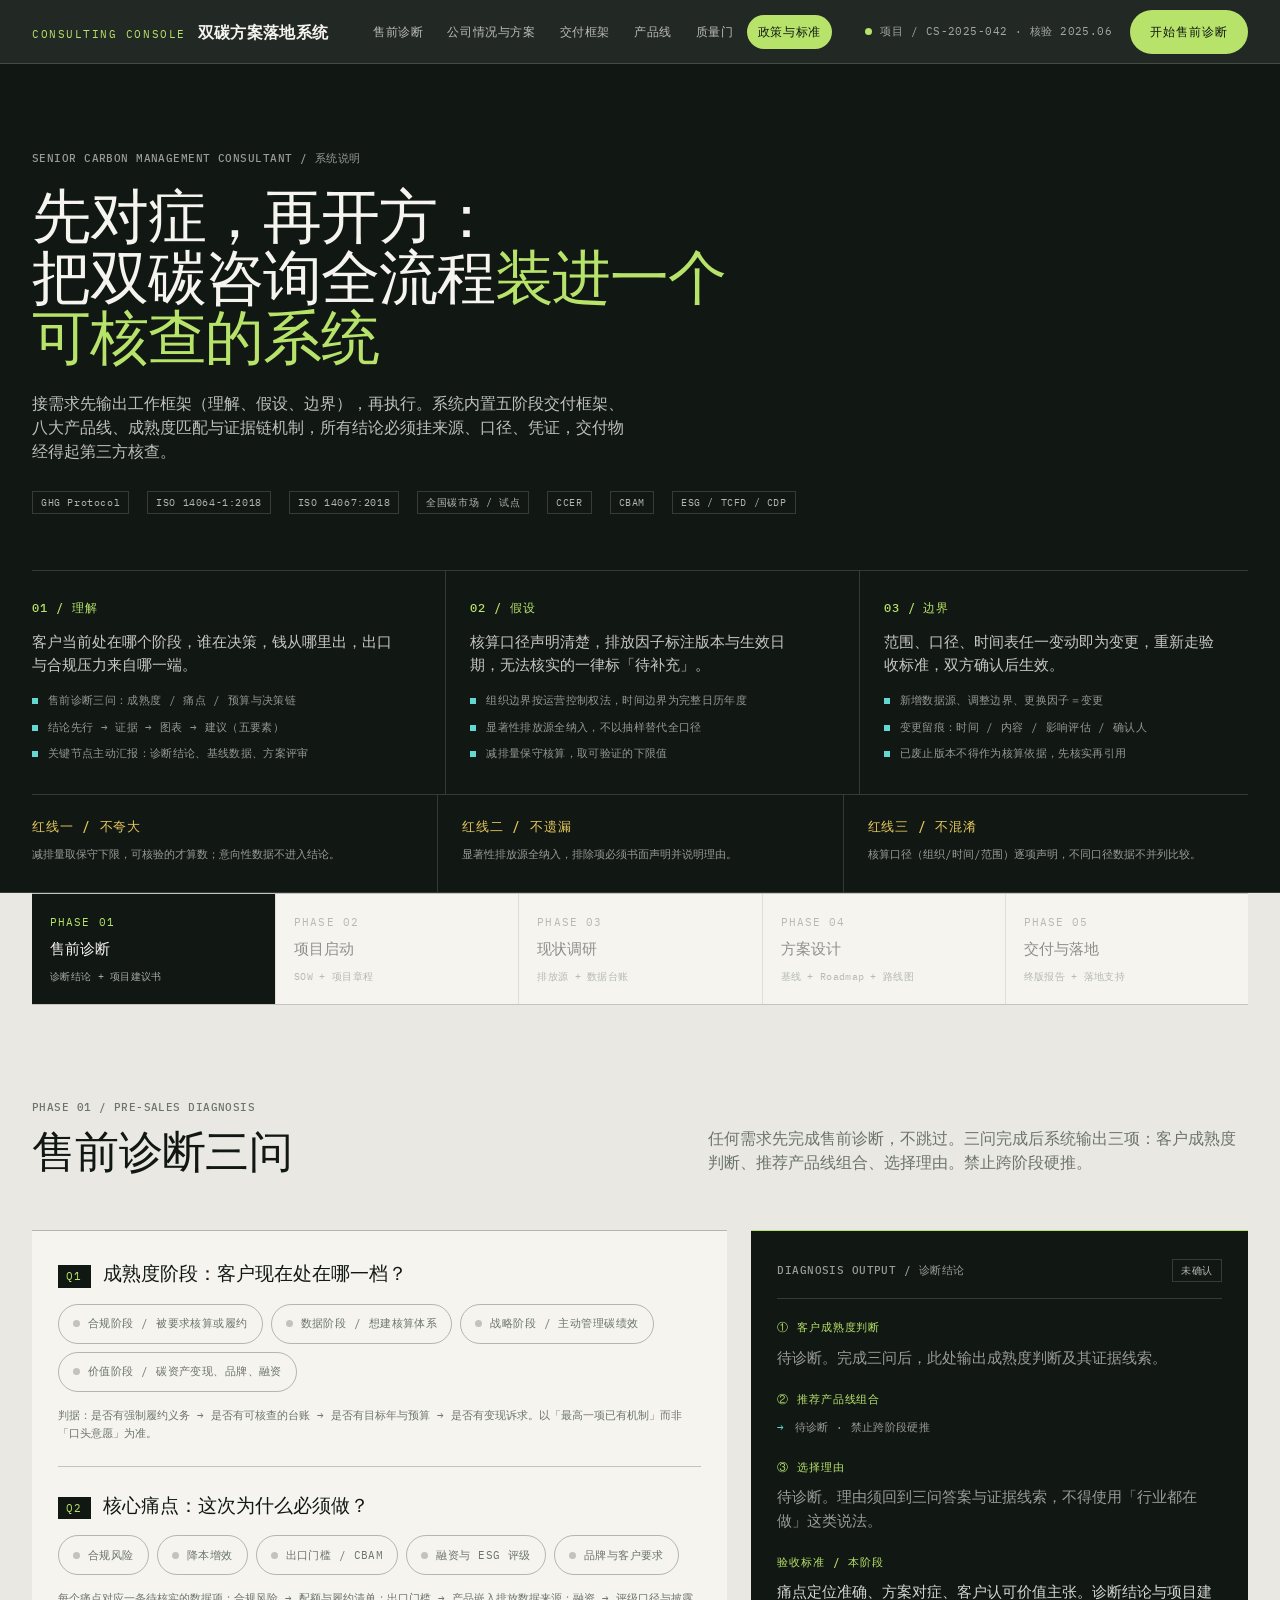
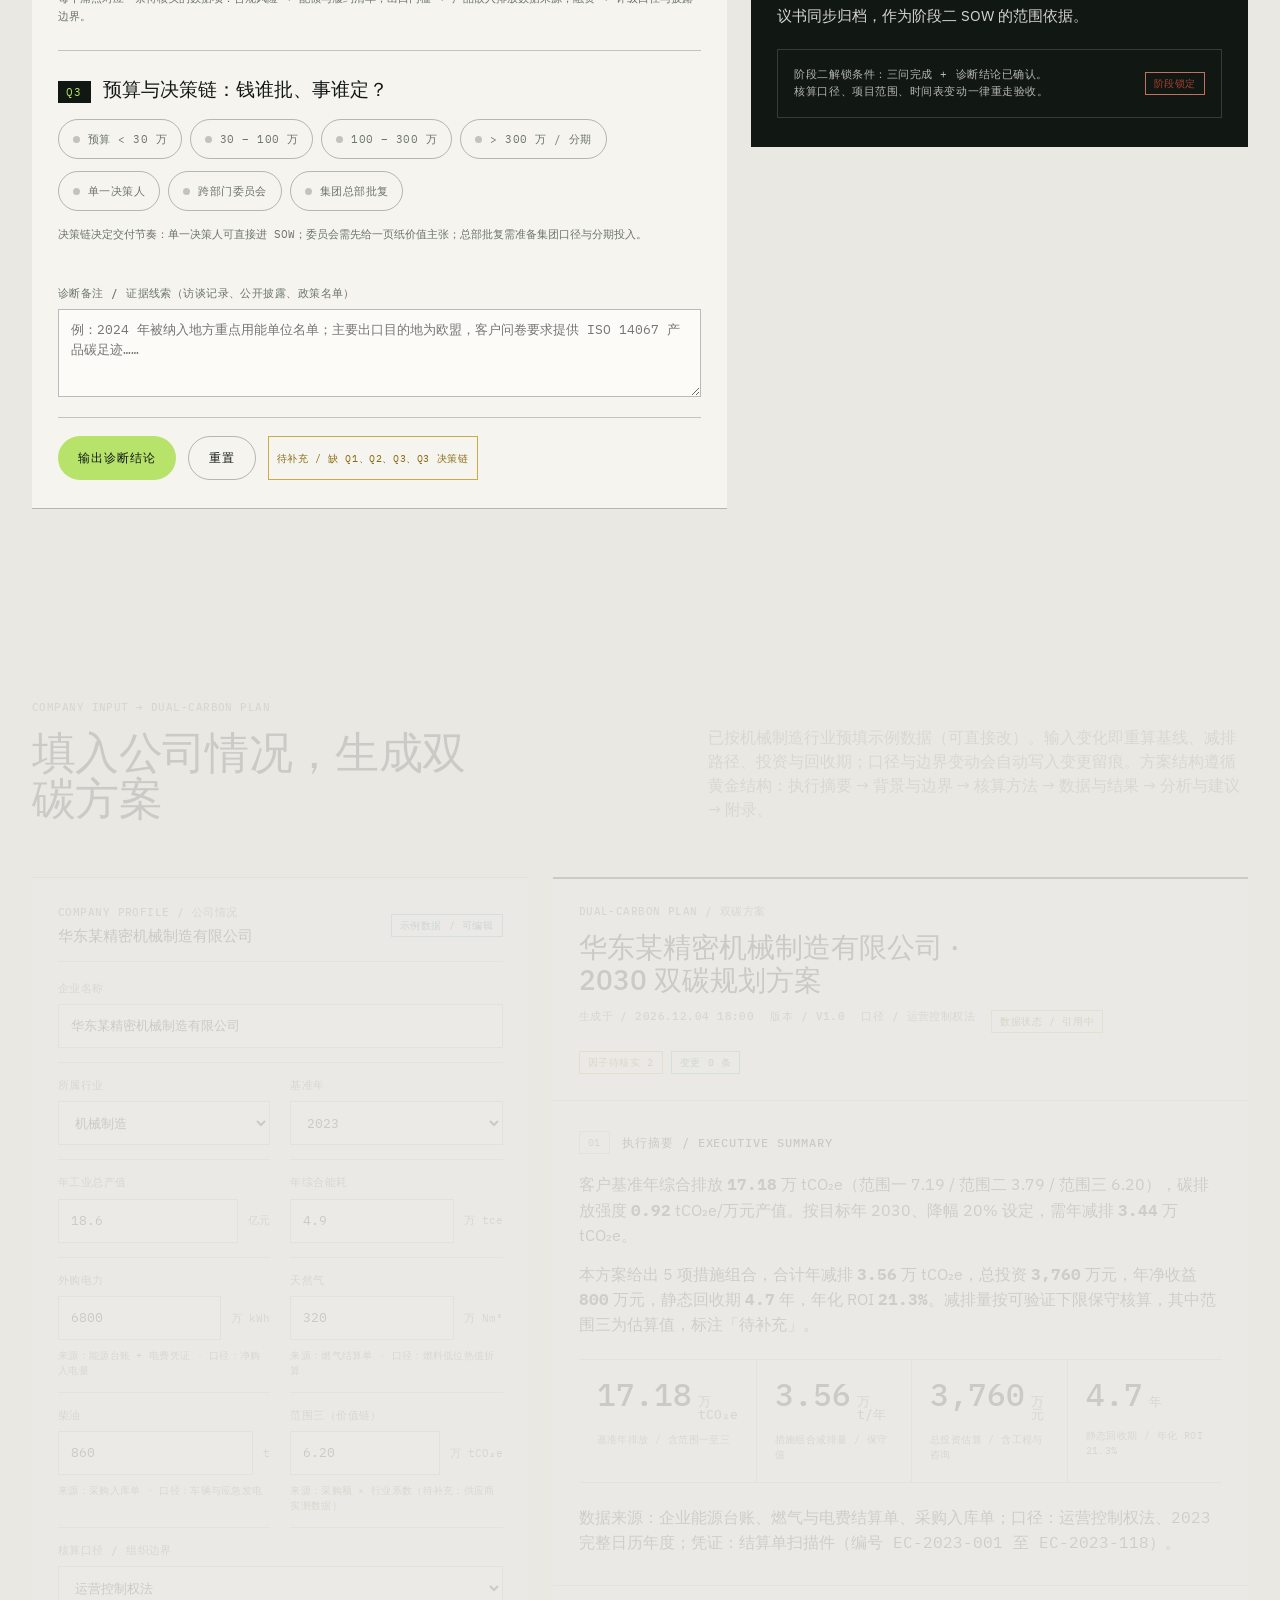
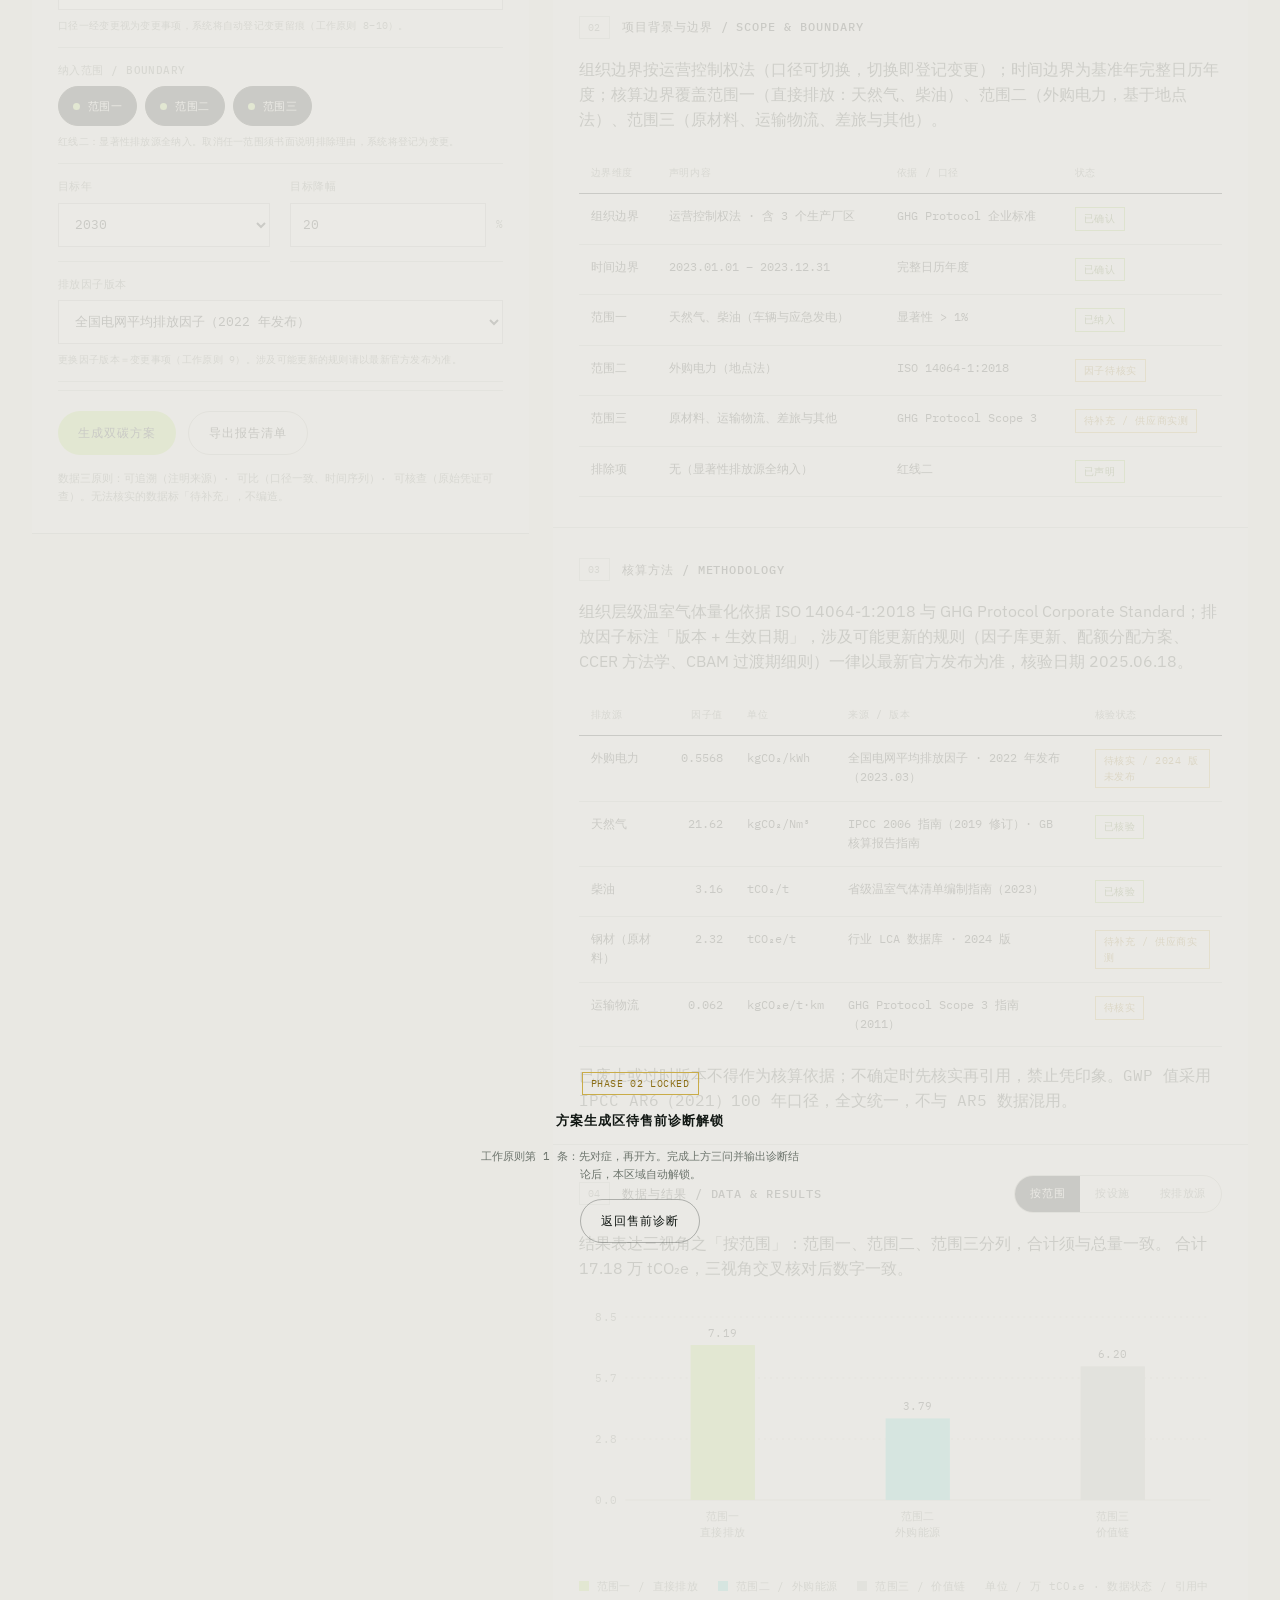
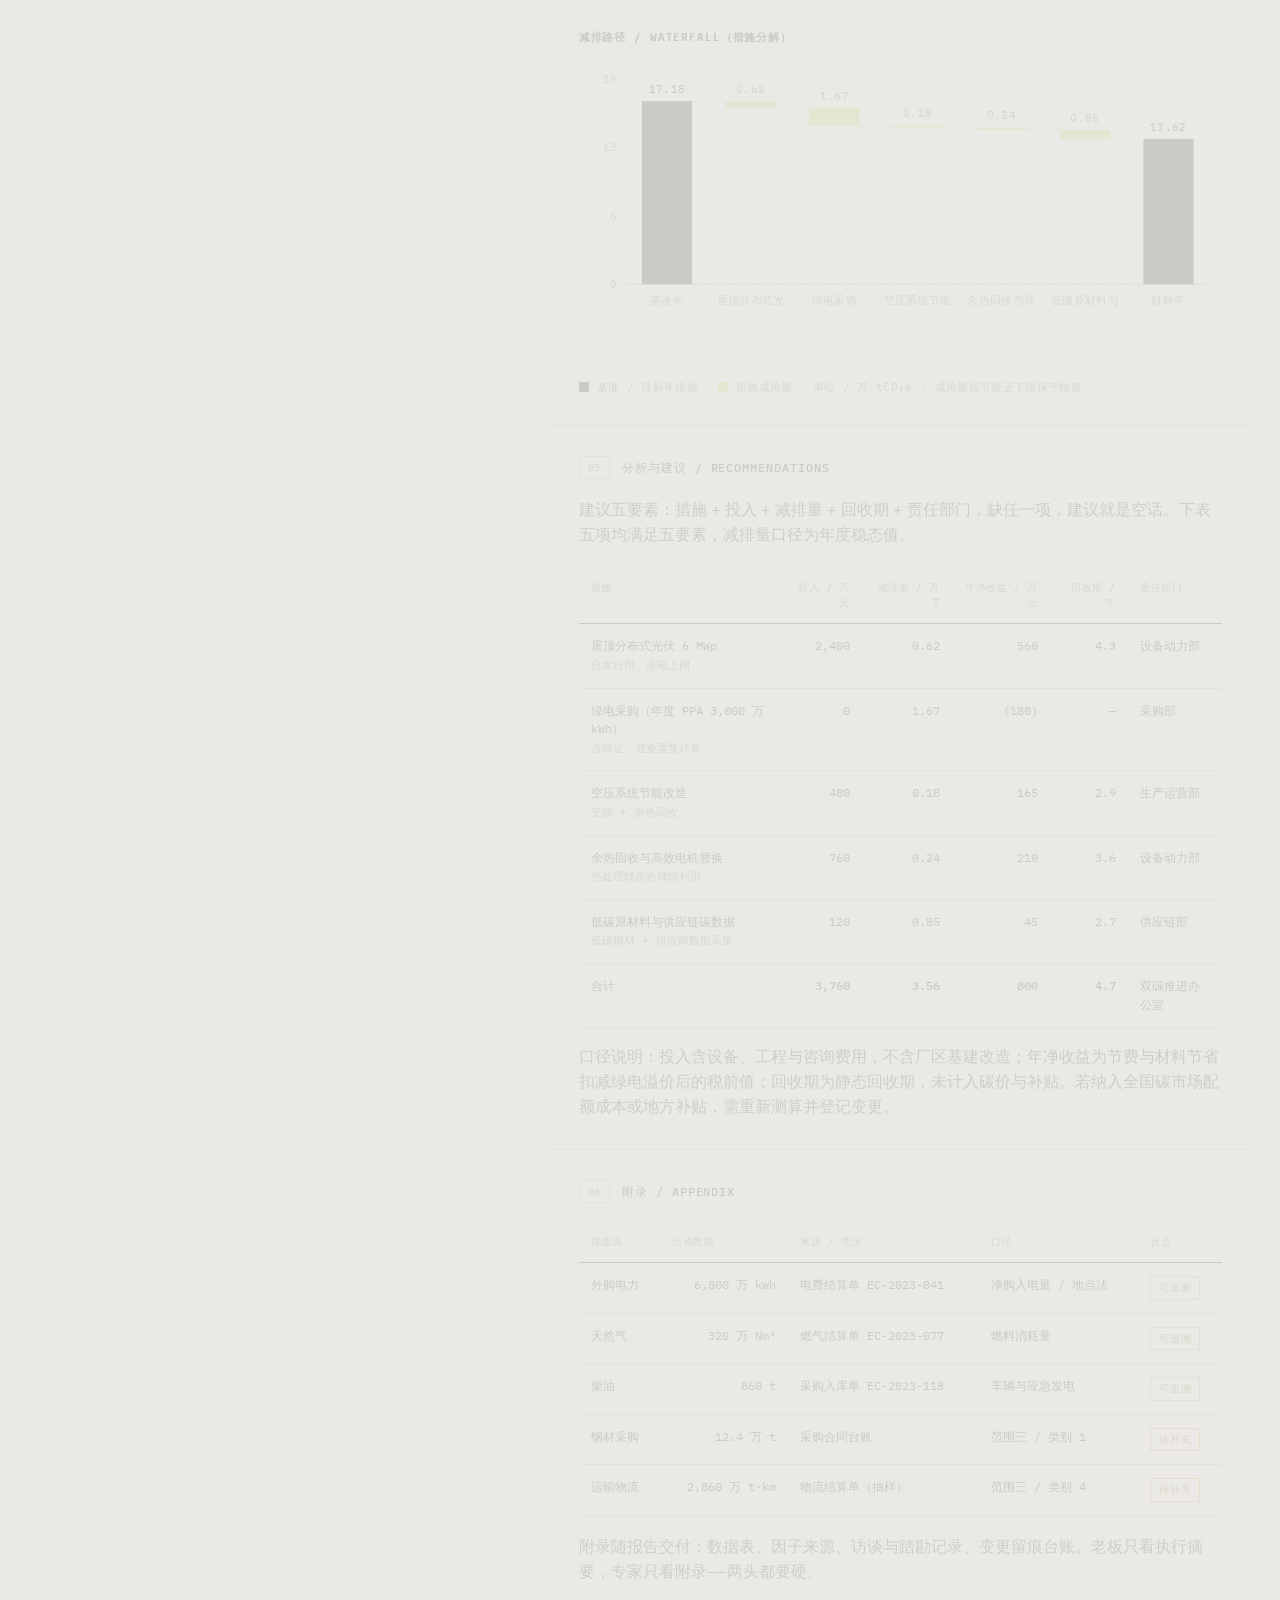
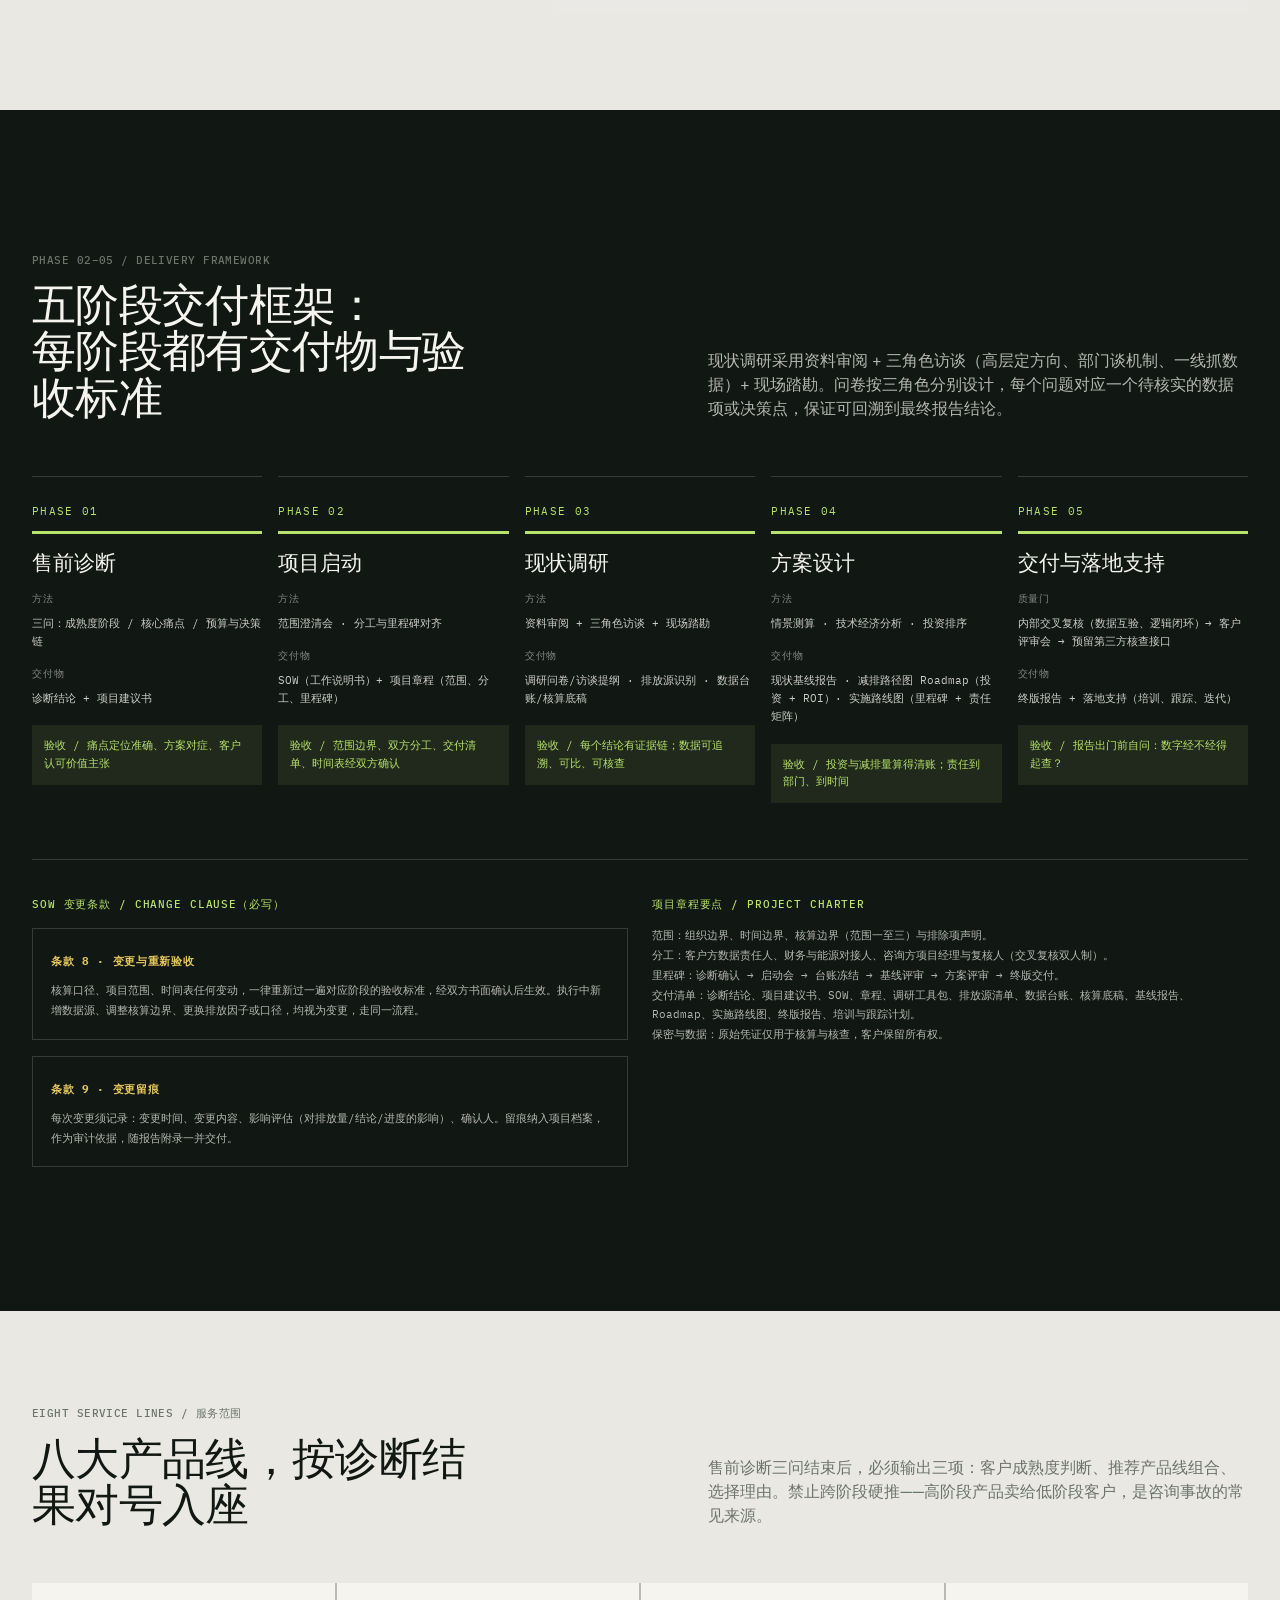
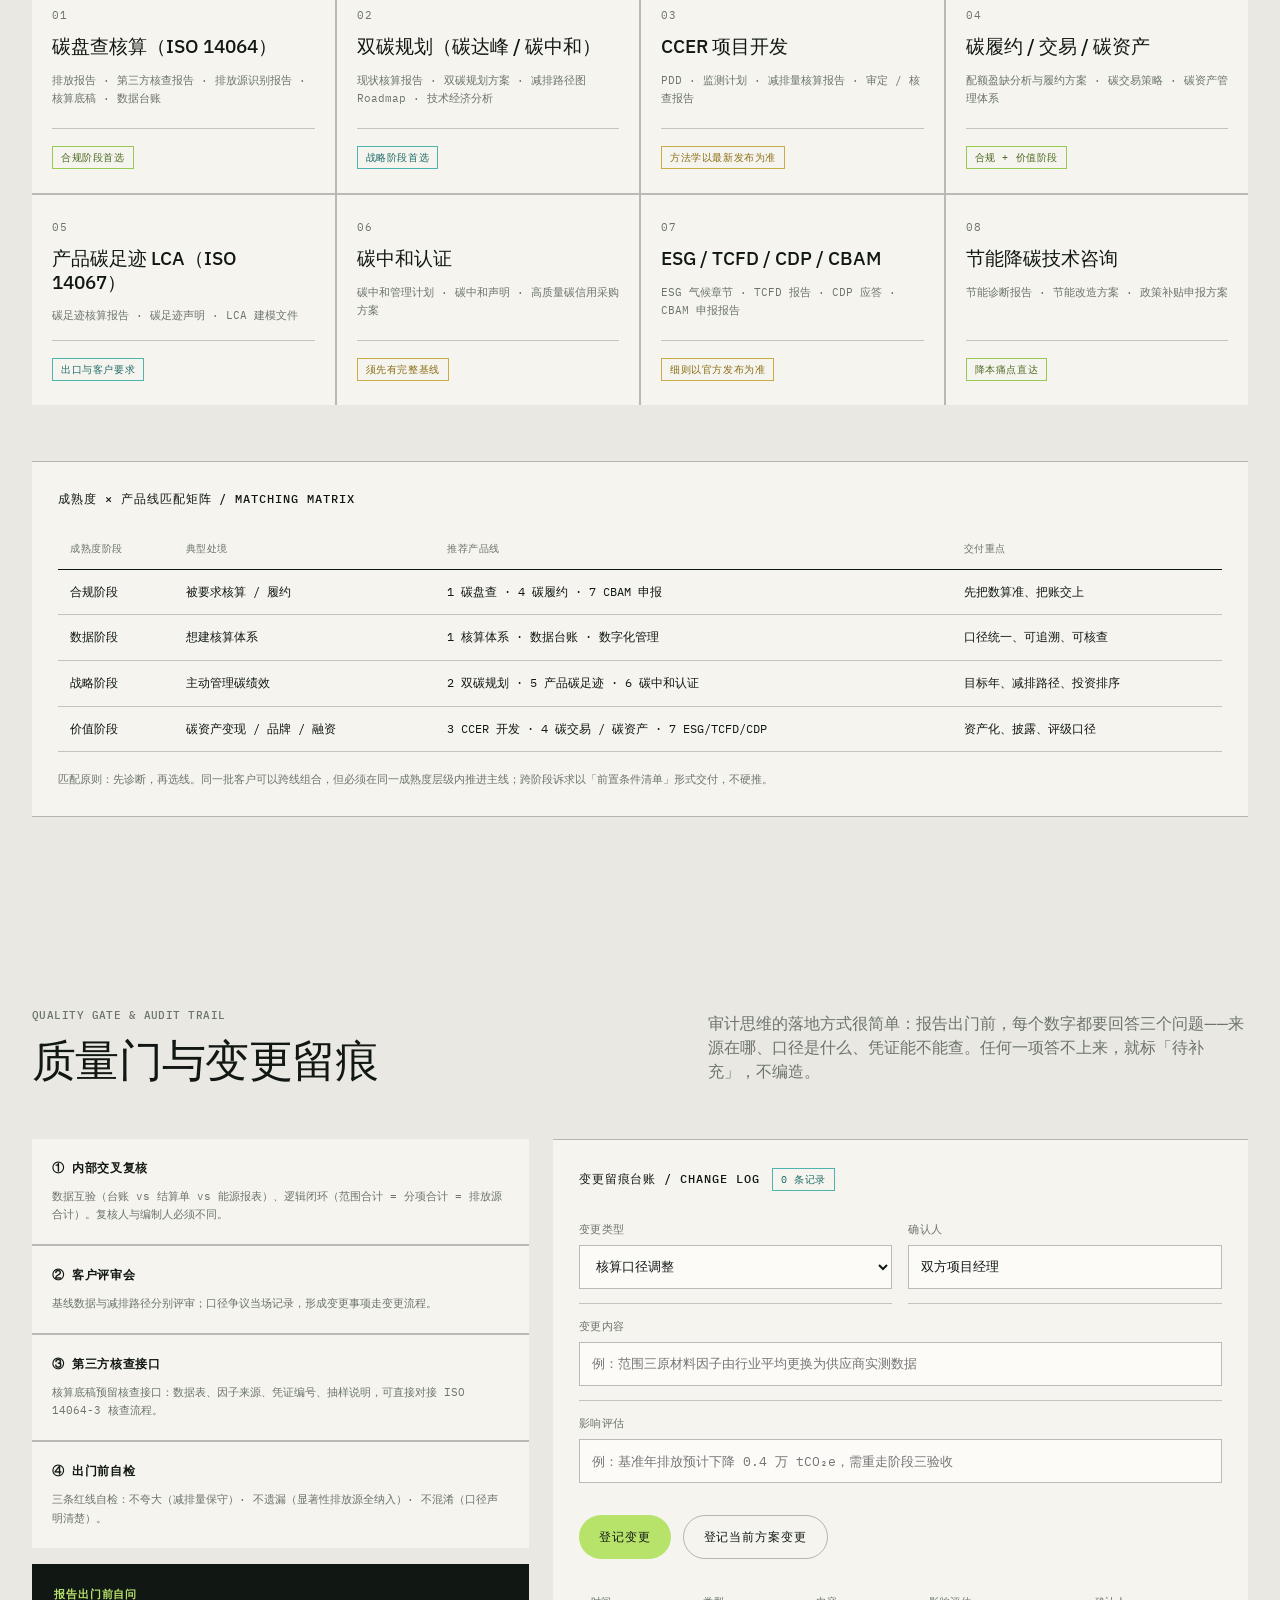
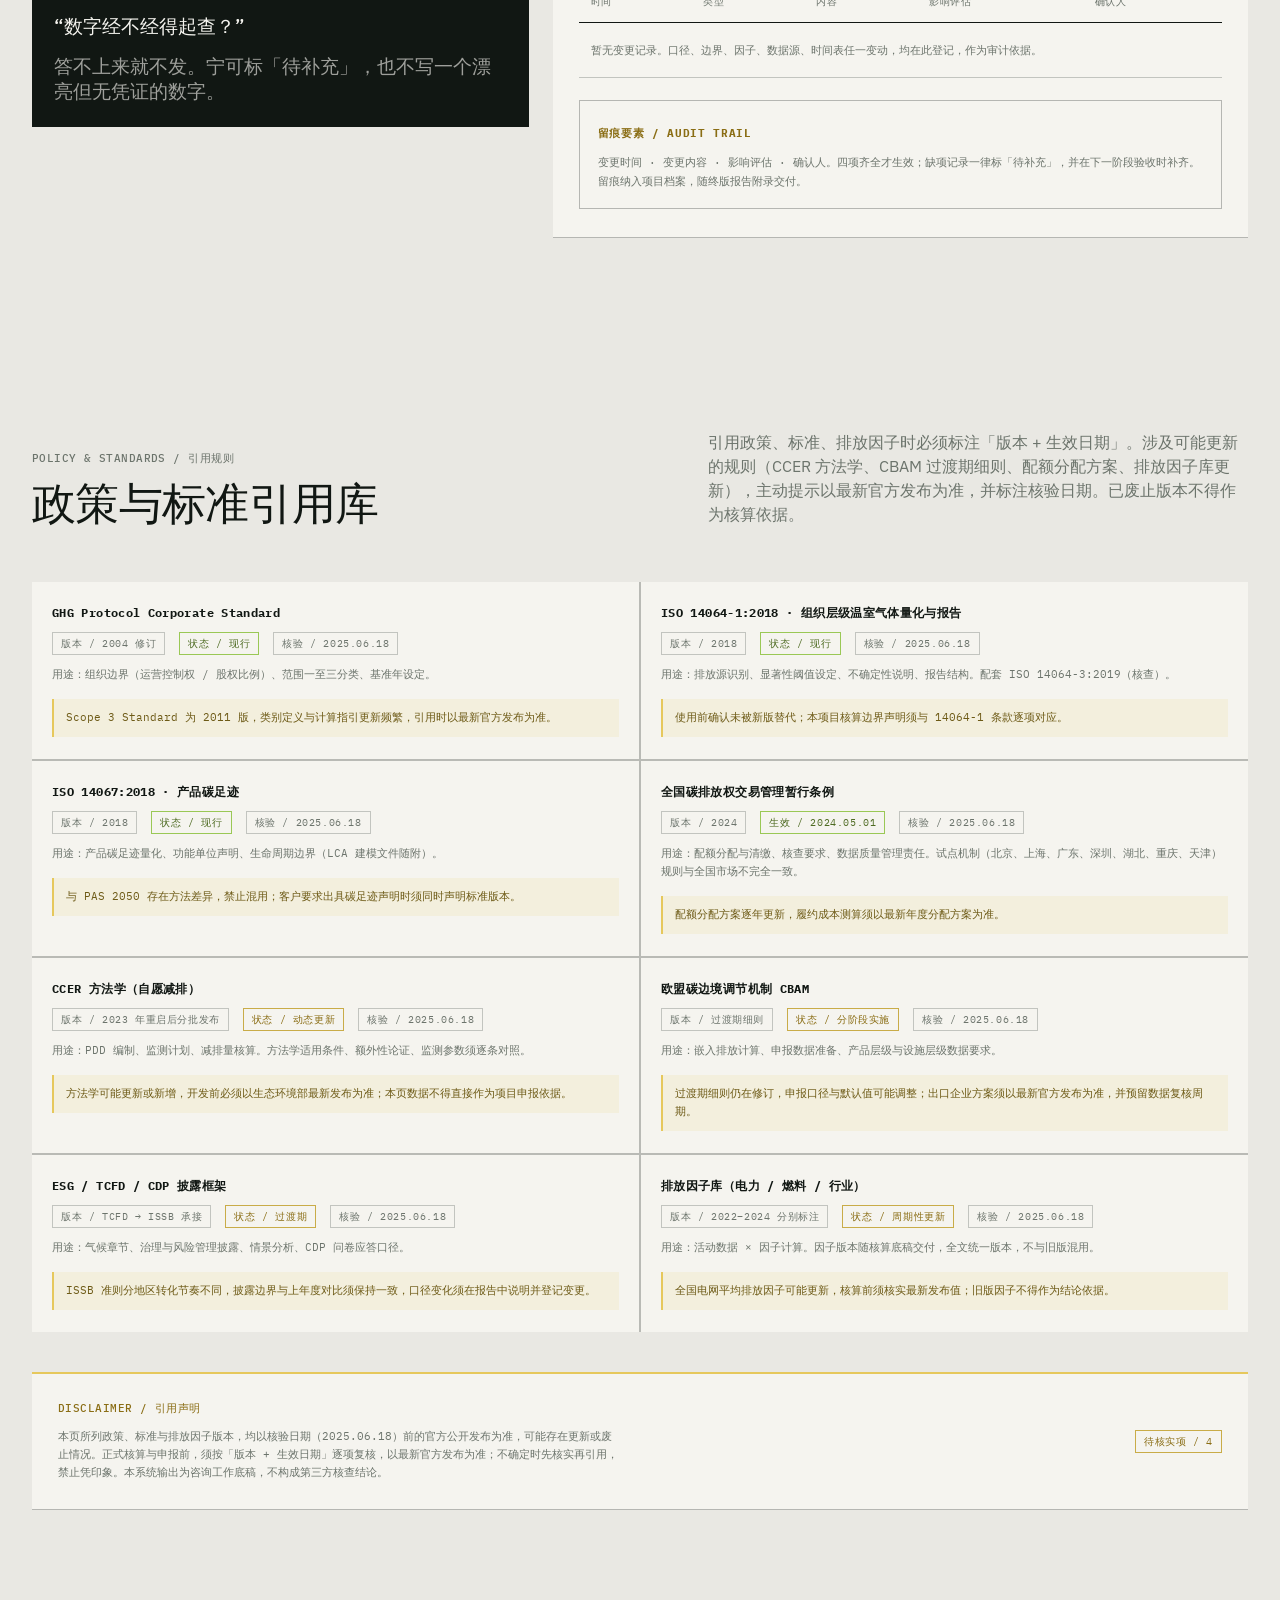
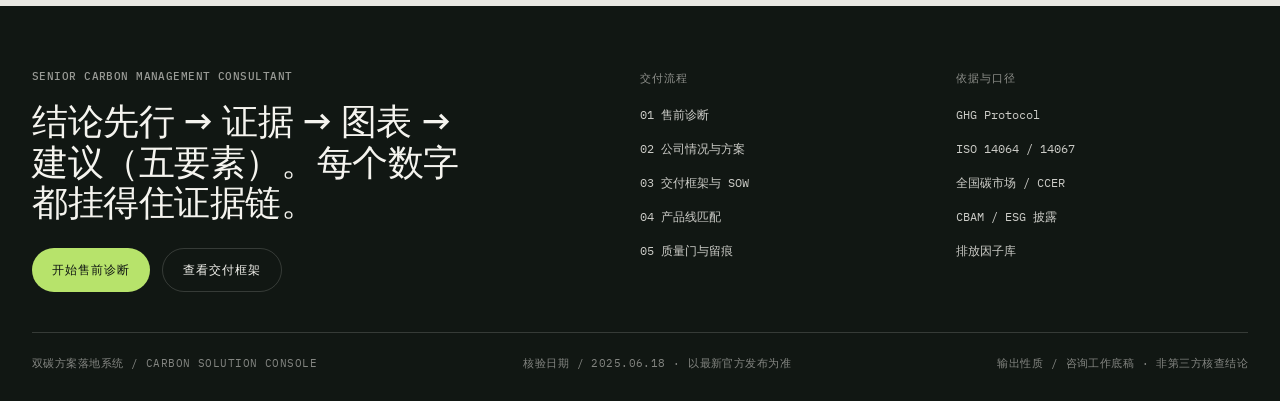
<file: AI carbon demo  index.html>
<!DOCTYPE html>
<html lang="zh-CN">
<head>
<meta charset="UTF-8">
<meta name="viewport" content="width=device-width, initial-scale=1">
<title>双碳方案落地系统 · Senior Carbon Management Consultant Console</title>
<meta name="description" content="资深碳管理咨询师方案落地系统：售前诊断、公司情况填报、双碳方案生成、五阶段交付框架、证据链与变更留痕。">
<link rel="preconnect" href="https://fonts.googleapis.com">
<link rel="preconnect" href="https://fonts.gstatic.com" crossorigin>
<link href="https://fonts.googleapis.com/css2?family=IBM+Plex+Mono:wght@400;500&family=IBM+Plex+Sans:wght@400;500;600&display=swap" rel="stylesheet">
<style>
/* ============ TOKENS · CARBON TRACE ============ */
:root{
  --canvas:#E9E8E3;--surface:#F5F4EF;--surface-dark:#111713;--panel-dark:#202A24;
  --ink:#111713;--ink-inverse:#F5F4EF;--ink-muted:#6C746C;
  --lime:#B7E36B;--cyan:#65D7D0;--yellow:#E6C85C;--red:#D86C5C;
  --rule:rgba(17,23,19,0.22);--rule-strong:rgba(17,23,19,0.28);--rule-inverse:rgba(245,244,239,0.16);
  --sans:"IBM Plex Sans",system-ui,-apple-system,"PingFang SC","Microsoft YaHei",sans-serif;
  --mono:"IBM Plex Mono",ui-monospace,SFMono-Regular,Menlo,monospace;
  --gutter:32px;--col-gap:24px;--component:16px;--section-gap:96px;--chapter-gap:144px;
  --readable:680px;--header-h:64px;
}
*,*::before,*::after{box-sizing:border-box}
html{-webkit-text-size-adjust:100%}
body{margin:0;background:var(--canvas);color:var(--ink);font-family:var(--sans);font-size:16px;line-height:1.5;-webkit-font-smoothing:antialiased;overflow-x:hidden}
h1,h2,h3,h4,p,figure,ul,ol,dl,table{margin:0}
ul,ol{padding:0;list-style:none}
a{color:inherit;text-decoration:none}
button,input,select,textarea{font:inherit;color:inherit}
button{background:none;border:0;cursor:pointer}
img,svg{display:block;max-width:100%}
:focus-visible{outline:2px solid var(--lime);outline-offset:3px}

.wrap{max-width:1440px;margin:0 auto;padding:0 var(--gutter)}
.mono{font-family:var(--mono)}
.label{font-family:var(--mono);font-size:11px;font-weight:500;line-height:1.2;letter-spacing:.04em;text-transform:uppercase;color:var(--ink-muted)}
.label--inv{color:rgba(245,244,239,0.6)}
.data{font-family:var(--mono);font-size:18px;line-height:1.2;font-variant-numeric:tabular-nums}
.sr-only{position:absolute;width:1px;height:1px;padding:0;margin:-1px;overflow:hidden;clip:rect(0 0 0 0);white-space:nowrap;border:0}

/* ============ HEADER ============ */
.hdr{position:fixed;inset:0 0 auto 0;z-index:80;height:var(--header-h);background:rgba(17,23,19,0.92);backdrop-filter:blur(10px);border-bottom:1px solid var(--rule-inverse);color:var(--ink-inverse)}
.hdr__in{height:100%;display:flex;align-items:center;justify-content:space-between;gap:24px}
.brand{display:flex;align-items:baseline;gap:12px;white-space:nowrap}
.brand__mark{font-family:var(--mono);font-size:11px;letter-spacing:.14em;color:var(--lime)}
.brand__name{font-size:16px;font-weight:600;letter-spacing:.02em}
.nav{display:flex;align-items:center;gap:2px}
.nav a{font-family:var(--mono);font-size:12px;font-weight:500;letter-spacing:.05em;padding:8px 11px;border-radius:9999px;color:rgba(245,244,239,0.72);transition:color 160ms ease-out,background 160ms ease-out}
.nav a:hover{color:var(--ink-inverse);background:rgba(245,244,239,0.08)}
.nav a[aria-current="page"]{color:var(--surface-dark);background:var(--lime)}
.hdr__r{display:flex;align-items:center;gap:18px}
.sysread{display:flex;align-items:center;gap:8px;font-family:var(--mono);font-size:11px;letter-spacing:.04em;color:rgba(245,244,239,0.62);white-space:nowrap}
.dot{width:7px;height:7px;border-radius:9999px;background:var(--lime);flex:none;animation:pulse 2400ms linear infinite}
@keyframes pulse{0%,100%{opacity:1}50%{opacity:.35}}
.btn{display:inline-flex;align-items:center;justify-content:center;gap:10px;min-height:44px;padding:0 20px;border-radius:9999px;background:var(--lime);color:#111713;font-family:var(--mono);font-size:12px;font-weight:500;letter-spacing:.08em;transition:background 160ms ease-out,transform 160ms ease-out,opacity 160ms ease-out}
.btn:hover{background:var(--cyan);transform:translateY(-1px)}
.btn--ghost{background:transparent;border:1px solid var(--rule-inverse);color:var(--ink-inverse)}
.btn--ghost:hover{background:rgba(245,244,239,0.1)}
.btn--line{background:transparent;border:1px solid var(--rule-strong);color:var(--ink)}
.btn--line:hover{background:var(--ink);color:var(--ink-inverse)}
.btn--sm{min-height:36px;padding:0 14px;font-size:11px}
.btn[disabled]{opacity:.45;cursor:not-allowed;transform:none}
.btn[disabled]:hover{background:var(--lime);transform:none}
.burger{display:none;width:44px;height:44px;align-items:center;justify-content:center;border:1px solid var(--rule-inverse);border-radius:9999px}
.mobnav{position:fixed;inset:0;z-index:90;background:var(--surface-dark);color:var(--ink-inverse);display:none;flex-direction:column;padding:24px}
.mobnav.is-open{display:flex}
.mobnav ul{margin-top:36px;display:flex;flex-direction:column}
.mobnav a{display:block;font-size:30px;font-weight:500;padding:14px 0;border-bottom:1px solid var(--rule-inverse)}

/* ============ SHELL / CHAPTERS ============ */
main{padding-top:var(--header-h)}
.chapter{padding:var(--chapter-gap) 0}
.chapter--tight{padding:var(--section-gap) 0}
.sec-head{display:flex;flex-wrap:wrap;align-items:flex-end;justify-content:space-between;gap:24px;margin-bottom:56px}
.sec-head__t{display:flex;flex-direction:column;gap:14px}
.sec-head h2{font-size:clamp(28px,3.4vw,48px);font-weight:500;line-height:1.06;letter-spacing:-0.015em;max-width:18ch}
.sec-head p{color:var(--ink-muted);max-width:54ch}
.grid{display:grid;gap:var(--col-gap)}

/* ============ BRIEF BAND (dark) ============ */
.brief{background:var(--surface-dark);color:var(--ink-inverse);padding:88px 0 0;border-bottom:1px solid var(--rule-inverse)}
.brief h1{font-size:clamp(36px,4.6vw,68px);font-weight:500;line-height:1.03;letter-spacing:-0.02em;max-width:20ch}
.brief h1 span{color:var(--lime)}
.brief__lead{margin-top:24px;color:rgba(245,244,239,0.76);max-width:60ch}
.brief__meta{margin-top:28px;display:flex;flex-wrap:wrap;gap:8px 18px}
.fw{margin-top:56px;display:grid;grid-template-columns:repeat(3,1fr);gap:var(--col-gap);border-top:1px solid var(--rule-inverse)}
.fw__c{padding:28px 24px 32px;border-left:1px solid var(--rule-inverse)}
.fw__c:first-child{border-left:0;padding-left:0}
.fw__c h3{font-family:var(--mono);font-size:12px;letter-spacing:.08em;color:var(--lime);font-weight:500}
.fw__c p{margin-top:14px;color:rgba(245,244,239,0.8);font-size:15px}
.fw__c ul{margin-top:16px;display:flex;flex-direction:column;gap:10px}
.fw__c li{font-family:var(--mono);font-size:11px;letter-spacing:.03em;color:rgba(245,244,239,0.58);display:flex;gap:10px}
.fw__c li::before{content:"";width:6px;height:6px;background:var(--cyan);flex:none;margin-top:6px}
.redline{margin-top:0;display:grid;grid-template-columns:repeat(3,1fr);border-top:1px solid var(--rule-inverse)}
.redline__c{padding:22px 24px 28px;border-left:1px solid var(--rule-inverse)}
.redline__c:first-child{border-left:0;padding-left:0}
.redline__c b{display:block;font-family:var(--mono);font-size:13px;letter-spacing:.06em;color:var(--yellow);font-weight:500}
.redline__c span{display:block;margin-top:10px;font-family:var(--mono);font-size:11px;color:rgba(245,244,239,0.6);line-height:1.6}

/* ============ STEP RAIL ============ */
.steprail{display:grid;grid-template-columns:repeat(5,1fr);border-top:1px solid var(--rule);border-bottom:1px solid var(--rule);background:var(--surface)}
.steprail__c{padding:20px 18px;border-left:1px solid var(--rule);display:flex;flex-direction:column;gap:8px}
.steprail__c:first-child{border-left:0}
.steprail__c.is-current{background:var(--ink);color:var(--ink-inverse)}
.steprail__c.is-current .label{color:var(--lime)}
.steprail__c.is-locked{opacity:.45}
.steprail__n{font-family:var(--mono);font-size:11px;letter-spacing:.1em;color:var(--ink-muted)}
.steprail__c.is-current .steprail__n{color:var(--lime)}
.steprail__t{font-size:15px;font-weight:500}
.steprail__d{font-family:var(--mono);font-size:10px;letter-spacing:.03em;color:var(--ink-muted)}
.steprail__c.is-current .steprail__d{color:rgba(245,244,239,0.66)}

/* ============ CARDS / FORMS ============ */
.panel{background:var(--surface);border-top:1px solid var(--rule-strong);border-bottom:1px solid var(--rule-strong);padding:28px 26px}
.panel--dark{background:var(--surface-dark);color:var(--ink-inverse);border-top:1px solid var(--lime)}
.chips{display:flex;flex-wrap:wrap;gap:8px}
.chip-btn{min-height:40px;padding:0 14px;border:1px solid var(--rule-strong);border-radius:9999px;font-family:var(--mono);font-size:11px;letter-spacing:.04em;color:var(--ink-muted);display:inline-flex;align-items:center;gap:8px;transition:background 160ms ease-out,color 160ms ease-out,border-color 160ms ease-out}
.chip-btn:hover{color:var(--ink);border-color:var(--ink)}
.chip-btn[aria-pressed="true"]{background:var(--ink);color:var(--ink-inverse);border-color:var(--ink)}
.chip-btn[aria-pressed="true"] .cd{background:var(--lime)}
.cd{width:7px;height:7px;border-radius:9999px;background:var(--rule);flex:none}
.chip{display:inline-flex;align-items:center;gap:6px;font-family:var(--mono);font-size:10px;letter-spacing:.06em;padding:3px 8px;border:1px solid var(--rule);color:var(--ink-muted)}
.chip--lime{border-color:#9AC855;color:#4E6B22}
.chip--yellow{border-color:#C9AC48;color:#8A6D14}
.chip--red{border-color:#C4705F;color:#A34231}
.chip--cyan{border-color:#4FB3AE;color:#1E6B67}
.chip--inv{border-color:var(--rule-inverse);color:rgba(245,244,239,0.72)}

.fgrid{display:grid;grid-template-columns:1fr 1fr;gap:2px 20px}
.frow{padding:14px 0;border-bottom:1px solid var(--rule)}
.frow--full{grid-column:1 / -1}
.frow > label{display:block;margin-bottom:9px}
.frow .help{font-family:var(--mono);font-size:10px;letter-spacing:.03em;color:var(--ink-muted);margin-top:8px;line-height:1.5}
input[type="text"],input[type="number"],select,textarea{width:100%;min-height:44px;padding:10px 12px;background:#FCFBF8;border:1px solid var(--rule-strong);border-radius:0;font-family:var(--mono);font-size:13px}
textarea{min-height:88px;resize:vertical;line-height:1.5}
.unit{display:flex;align-items:center;gap:10px}
.unit span{font-family:var(--mono);font-size:11px;color:var(--ink-muted);white-space:nowrap}
.note{font-family:var(--mono);font-size:11px;line-height:1.65;color:var(--ink-muted)}

/* ============ DIAGNOSIS ============ */
.diagGrid{display:grid;grid-template-columns:7fr 5fr;gap:var(--col-gap);align-items:start}
.qbox{border-top:1px solid var(--rule);padding:24px 0}
.qbox:first-child{border-top:0;padding-top:0}
.qbox__h{display:flex;align-items:baseline;gap:12px;margin-bottom:16px}
.qbox__n{font-family:var(--mono);font-size:11px;letter-spacing:.12em;color:var(--lime);background:var(--ink);padding:3px 8px}
.qbox__t{font-size:19px;font-weight:500}
.qbox__hint{margin-top:14px}
.out{position:sticky;top:calc(var(--header-h) + 24px)}
.out__stamp{display:flex;flex-wrap:wrap;align-items:center;justify-content:space-between;gap:12px;padding-bottom:16px;border-bottom:1px solid var(--rule-inverse)}
.out__body{padding-top:20px;display:flex;flex-direction:column;gap:22px}
.out__item h4{font-family:var(--mono);font-size:11px;letter-spacing:.08em;color:var(--lime);font-weight:500}
.out__item p{margin-top:10px;font-size:15px;line-height:1.55;color:rgba(245,244,239,0.86)}
.out__item ul{margin-top:12px;display:flex;flex-direction:column;gap:9px}
.out__item li{font-family:var(--mono);font-size:11px;letter-spacing:.03em;color:rgba(245,244,239,0.72);display:flex;gap:10px;line-height:1.6}
.out__item li::before{content:"→";color:var(--cyan);flex:none}
.gate{margin-top:22px;padding:16px;border:1px solid var(--rule-inverse);display:flex;flex-wrap:wrap;align-items:center;gap:12px;justify-content:space-between}
.gate__t{font-family:var(--mono);font-size:11px;letter-spacing:.05em;color:rgba(245,244,239,0.72);line-height:1.6}

/* ============ PLAN GENERATOR ============ */
.planGrid{display:grid;grid-template-columns:5fr 7fr;gap:var(--col-gap);align-items:start}
.lock{position:relative}
.lock__veil{position:absolute;inset:0;z-index:5;background:rgba(233,232,227,0.86);display:flex;flex-direction:column;align-items:center;justify-content:center;gap:16px;text-align:center;padding:32px}
.lock__veil h3{font-family:var(--mono);font-size:13px;letter-spacing:.08em}
.lock.is-open .lock__veil{display:none}

/* report */
.report{background:var(--surface);border-top:2px solid var(--ink)}
.report__hd{padding:26px;border-bottom:1px solid var(--rule);display:flex;flex-wrap:wrap;gap:18px;align-items:flex-end;justify-content:space-between}
.report__hd h3{font-size:clamp(21px,2.2vw,30px);font-weight:500;line-height:1.18;max-width:24ch}
.rmeta{display:flex;flex-wrap:wrap;gap:8px 16px}
.rsec{padding:30px 26px;border-bottom:1px solid var(--rule)}
.rsec__n{display:flex;flex-wrap:wrap;align-items:center;gap:12px;margin-bottom:18px}
.rsec__n h4{font-family:var(--mono);font-size:12px;letter-spacing:.08em;font-weight:500}
.rsec p{max-width:var(--readable);font-size:15.5px;line-height:1.62;color:#2B332D}
.rsec p + p{margin-top:14px}
.kpis{display:grid;grid-template-columns:repeat(4,1fr);border-top:1px solid var(--rule);border-bottom:1px solid var(--rule);margin:22px 0}
.kpi{padding:20px 18px;border-left:1px solid var(--rule)}
.kpi:first-child{border-left:0}
.kpi__v{font-family:var(--mono);font-size:clamp(24px,2.4vw,36px);font-weight:500;line-height:.98;display:flex;align-items:baseline;gap:6px;min-height:38px;transition:opacity 240ms ease-out}
.kpi__v.is-fading{opacity:0}
.kpi__u{font-size:13px;color:var(--ink-muted)}
.kpi__d{margin-top:10px;font-family:var(--mono);font-size:10px;letter-spacing:.04em;color:var(--ink-muted);line-height:1.5}
.rtabs{display:inline-flex;border:1px solid var(--rule-strong);border-radius:9999px;overflow:hidden}
.rtabs button{min-height:36px;padding:0 15px;font-family:var(--mono);font-size:11px;letter-spacing:.05em;color:var(--ink-muted);transition:background 160ms ease-out,color 160ms ease-out}
.rtabs button[aria-pressed="true"]{background:var(--ink);color:var(--ink-inverse)}
.chart{margin-top:20px;display:flex;flex-direction:column;gap:16px}
.chart svg{width:100%;height:auto}
.bar{transform-box:fill-box;transform-origin:bottom;transition:transform 360ms ease-out}
.axis{stroke:var(--rule);stroke-width:1}
.axis-t{font-family:var(--mono);font-size:11px;fill:var(--ink-muted);letter-spacing:.03em}
.legend{display:flex;flex-wrap:wrap;gap:8px 20px}
.lg{display:inline-flex;align-items:center;gap:8px;font-family:var(--mono);font-size:11px;letter-spacing:.03em;color:var(--ink-muted)}
.lg i{width:10px;height:10px;flex:none}
.wf-line{stroke:var(--rule-strong);stroke-width:1;stroke-dasharray:3 3}
.wf-draw{stroke-dasharray:1;stroke-dashoffset:1;animation:draw 620ms cubic-bezier(.16,1,.3,1) forwards}
@keyframes draw{to{stroke-dashoffset:0}}

table{width:100%;border-collapse:collapse}
th,td{text-align:left;padding:13px 12px;border-bottom:1px solid var(--rule);vertical-align:top}
th{font-family:var(--mono);font-size:10px;font-weight:500;letter-spacing:.06em;text-transform:uppercase;color:var(--ink-muted);border-bottom:1px solid var(--ink)}
td{font-family:var(--mono);font-size:12px;line-height:1.55}
td.num{font-variant-numeric:tabular-nums;text-align:right}
th.num{text-align:right}
tr.is-new{animation:rowin 240ms ease-out}
@keyframes rowin{from{opacity:0;transform:translateY(-4px)}to{opacity:1;transform:none}}
.tbl-scroll{overflow-x:auto;-webkit-overflow-scrolling:touch}

/* ============ DELIVERY ============ */
.delivery{background:var(--surface-dark);color:var(--ink-inverse)}
.dsteps{display:grid;grid-template-columns:repeat(5,1fr);gap:var(--component);margin-top:56px}
.dstep{position:relative;padding-top:26px;border-top:1px solid var(--rule-inverse);opacity:.32;transition:opacity 420ms cubic-bezier(.16,1,.3,1)}
.dstep.is-in{opacity:1}
.dstep__n{font-family:var(--mono);font-size:11px;letter-spacing:.12em;color:var(--lime)}
.dstep__bar{height:3px;width:0;background:var(--lime);margin:12px 0 16px;transition:width 420ms cubic-bezier(.16,1,.3,1)}
.dstep.is-in .dstep__bar{width:100%}
.dstep h3{font-size:21px;font-weight:500;line-height:1.18}
.dstep__blk{margin-top:16px}
.dstep__blk b{display:block;font-family:var(--mono);font-size:10px;letter-spacing:.08em;color:rgba(245,244,239,0.5);font-weight:500;margin-bottom:8px}
.dstep__blk p{font-family:var(--mono);font-size:11px;line-height:1.65;color:rgba(245,244,239,0.82)}
.dstep__acc{margin-top:18px;padding:12px;background:rgba(183,227,107,0.09);font-family:var(--mono);font-size:11px;line-height:1.6;color:var(--lime)}
.sow{margin-top:56px;display:grid;grid-template-columns:6fr 6fr;gap:var(--col-gap);border-top:1px solid var(--rule-inverse);padding-top:36px}
.sow__c h4{font-family:var(--mono);font-size:11px;letter-spacing:.08em;color:var(--lime);font-weight:500;margin-bottom:14px}
.sow__c p{font-family:var(--mono);font-size:11px;line-height:1.8;color:rgba(245,244,239,0.72)}
.clause{margin-top:16px;border:1px solid var(--rule-inverse);padding:18px}
.clause b{color:var(--yellow);font-family:var(--mono);font-size:11px;letter-spacing:.06em}
.clause p{margin-top:10px}

/* ============ PRODUCTS ============ */
.prods{display:grid;grid-template-columns:repeat(4,1fr);gap:2px;background:var(--rule)}
.prod{background:var(--surface);padding:24px 20px;display:flex;flex-direction:column;gap:12px;min-height:210px;transition:background 160ms ease-out}
.prod:hover{background:#FAF9F5}
.prod__n{font-family:var(--mono);font-size:11px;letter-spacing:.12em;color:var(--ink-muted)}
.prod h3{font-size:19px;font-weight:500;line-height:1.22}
.prod p{font-family:var(--mono);font-size:11px;line-height:1.7;color:var(--ink-muted)}
.prod__tag{margin-top:auto;padding-top:14px;border-top:1px solid var(--rule)}
.prod.is-rec{border-top:2px solid var(--lime);background:#FAF9F5}
.matrix{margin-top:56px}

/* ============ QUALITY / CHANGE LOG ============ */
.qgrid{display:grid;grid-template-columns:5fr 7fr;gap:var(--col-gap);align-items:start}
.gates{display:flex;flex-direction:column;gap:2px;background:var(--rule)}
.gate-c{background:var(--surface);padding:20px;display:flex;flex-direction:column;gap:10px}
.gate-c h4{font-family:var(--mono);font-size:12px;letter-spacing:.05em}
.gate-c p{font-family:var(--mono);font-size:11px;line-height:1.7;color:var(--ink-muted)}
.ask{margin-top:16px;background:var(--ink);color:var(--ink-inverse);padding:22px}
.ask b{display:block;font-family:var(--mono);font-size:11px;letter-spacing:.08em;color:var(--lime)}
.ask p{margin-top:12px;font-size:19px;font-weight:500;line-height:1.35}

/* ============ POLICY ============ */
.pol{display:grid;grid-template-columns:repeat(2,1fr);gap:2px;background:var(--rule)}
.pol__c{background:var(--surface);padding:22px 20px;display:flex;flex-direction:column;gap:10px}
.pol__c h4{font-family:var(--mono);font-size:12px;letter-spacing:.03em;line-height:1.5}
.pol__d{display:flex;flex-wrap:wrap;gap:8px 14px}
.pol__warn{margin-top:6px;padding:10px 12px;background:rgba(230,200,92,0.12);border-left:2px solid var(--yellow);font-family:var(--mono);font-size:10.5px;line-height:1.7;color:#6D5A16}

/* ============ FOOTER ============ */
.foot{background:var(--surface-dark);color:var(--ink-inverse);padding:64px 0 30px}
.foot__top{display:grid;grid-template-columns:6fr 3fr 3fr;gap:var(--col-gap);padding-bottom:40px;border-bottom:1px solid var(--rule-inverse)}
.foot h2{font-size:clamp(24px,2.8vw,38px);font-weight:500;line-height:1.12;letter-spacing:-0.012em;max-width:20ch}
.foot h4{font-family:var(--mono);font-size:11px;letter-spacing:.08em;color:rgba(245,244,239,0.55);margin-bottom:14px;font-weight:500}
.foot li{margin-bottom:10px}
.foot li a{font-family:var(--mono);font-size:12px;color:rgba(245,244,239,0.82)}
.foot li a:hover{color:var(--lime)}
.foot__bot{padding-top:22px;display:flex;flex-wrap:wrap;gap:10px 30px;justify-content:space-between;font-family:var(--mono);font-size:11px;letter-spacing:.04em;color:rgba(245,244,239,0.5)}

/* ============ RESPONSIVE ============ */
@media (max-width:1199px){
  .diagGrid,.planGrid,.qgrid{grid-template-columns:1fr}
  .out{position:static}
  .dsteps{grid-template-columns:repeat(3,1fr);row-gap:36px}
  .prods{grid-template-columns:repeat(2,1fr)}
  .fw,.redline{grid-template-columns:1fr 1fr}
  .fw__c:nth-child(odd),.redline__c:nth-child(odd){border-left:0;padding-left:0}
  .sow{grid-template-columns:1fr}
}
@media (max-width:900px){
  .nav{display:none}.burger{display:inline-flex}.sysread{display:none}
}
@media (max-width:767px){
  :root{--gutter:20px;--header-h:60px;--chapter-gap:88px;--section-gap:64px}
  .fw,.redline,.steprail,.pol{grid-template-columns:1fr}
  .fw__c,.redline__c,.steprail__c{border-left:0;padding-left:0;border-top:1px solid var(--rule-inverse)}
  .fw__c:first-child,.redline__c:first-child,.steprail__c:first-child{border-top:0}
  .steprail__c{border-top:1px solid var(--rule)}
  .dsteps{grid-template-columns:1fr;row-gap:0}
  .dstep{padding:26px 0}
  .dstep__bar{width:100%;height:2px}
  .prods{grid-template-columns:1fr}
  .kpis{grid-template-columns:1fr 1fr}
  .kpi{border-top:1px solid var(--rule)}
  .kpi:nth-child(odd){border-left:0}
  .kpi:nth-child(-n+2){border-top:0}
  .fgrid{grid-template-columns:1fr}
  .foot__top{grid-template-columns:1fr;gap:36px}
  .btn{width:auto}
  .report__hd,.rsec{padding:22px 20px}
  table{min-width:660px}
}
@media (prefers-reduced-motion:reduce){
  *,*::before,*::after{animation-duration:.001ms !important;animation-iteration-count:1 !important;transition-duration:.001ms !important}
  .dstep{opacity:1 !important}.dstep__bar{width:100% !important}
  .wf-draw{stroke-dashoffset:0 !important;animation:none !important}
}
</style>
</head>
<body>

<!-- ================= HEADER ================= -->
<header class="hdr">
  <div class="wrap hdr__in">
    <a class="brand" href="#top">
      <span class="brand__mark">CONSULTING CONSOLE</span>
      <span class="brand__name">双碳方案落地系统</span>
    </a>
    <nav class="nav" aria-label="主导航">
      <a href="#diagnose" aria-current="page">售前诊断</a>
      <a href="#plan">公司情况与方案</a>
      <a href="#delivery">交付框架</a>
      <a href="#products">产品线</a>
      <a href="#quality">质量门</a>
      <a href="#policy">政策与标准</a>
    </nav>
    <div class="hdr__r">
      <div class="sysread"><span class="dot" aria-hidden="true"></span><span>项目 / CS-2025-042 · 核验 2025.06</span></div>
      <a class="btn" href="#diagnose">开始售前诊断</a>
      <button class="burger" id="burger" aria-label="打开导航菜单" aria-expanded="false" aria-controls="mobnav">
        <svg width="18" height="18" viewBox="0 0 18 18" fill="none" stroke="currentColor" stroke-width="1.5" aria-hidden="true"><path d="M2 5h14M2 9h14M2 13h14"/></svg>
      </button>
    </div>
  </div>
</header>

<div class="mobnav" id="mobnav" role="dialog" aria-modal="true" aria-label="导航菜单">
  <div style="display:flex;align-items:center;justify-content:space-between">
    <span class="brand__mark">CONSULTING CONSOLE</span>
    <button class="btn btn--ghost btn--sm" id="mobnav-close">关闭</button>
  </div>
  <ul>
    <li><a href="#diagnose">售前诊断</a></li>
    <li><a href="#plan">公司情况与方案</a></li>
    <li><a href="#delivery">交付框架</a></li>
    <li><a href="#products">产品线</a></li>
    <li><a href="#quality">质量门</a></li>
    <li><a href="#policy">政策与标准</a></li>
  </ul>
</div>

<main id="top">

<!-- ================= BRIEF / WORK FRAME ================= -->
<section class="brief" aria-labelledby="brief-t">
  <div class="wrap">
    <p class="label label--inv">SENIOR CARBON MANAGEMENT CONSULTANT / 系统说明</p>
    <h1 id="brief-t" style="margin-top:20px">先对症，再开方：<br>把双碳咨询全流程<span>装进一个可核查的系统</span></h1>
    <p class="brief__lead">接需求先输出工作框架（理解、假设、边界），再执行。系统内置五阶段交付框架、八大产品线、成熟度匹配与证据链机制，所有结论必须挂来源、口径、凭证，交付物经得起第三方核查。</p>
    <div class="brief__meta">
      <span class="chip chip--inv">GHG Protocol</span>
      <span class="chip chip--inv">ISO 14064-1:2018</span>
      <span class="chip chip--inv">ISO 14067:2018</span>
      <span class="chip chip--inv">全国碳市场 / 试点</span>
      <span class="chip chip--inv">CCER</span>
      <span class="chip chip--inv">CBAM</span>
      <span class="chip chip--inv">ESG / TCFD / CDP</span>
    </div>

    <div class="fw">
      <div class="fw__c">
        <h3>01 / 理解</h3>
        <p>客户当前处在哪个阶段，谁在决策，钱从哪里出，出口与合规压力来自哪一端。</p>
        <ul>
          <li>售前诊断三问：成熟度 / 痛点 / 预算与决策链</li>
          <li>结论先行 → 证据 → 图表 → 建议（五要素）</li>
          <li>关键节点主动汇报：诊断结论、基线数据、方案评审</li>
        </ul>
      </div>
      <div class="fw__c">
        <h3>02 / 假设</h3>
        <p>核算口径声明清楚，排放因子标注版本与生效日期，无法核实的一律标「待补充」。</p>
        <ul>
          <li>组织边界按运营控制权法，时间边界为完整日历年度</li>
          <li>显著性排放源全纳入，不以抽样替代全口径</li>
          <li>减排量保守核算，取可验证的下限值</li>
        </ul>
      </div>
      <div class="fw__c">
        <h3>03 / 边界</h3>
        <p>范围、口径、时间表任一变动即为变更，重新走验收标准，双方确认后生效。</p>
        <ul>
          <li>新增数据源、调整边界、更换因子＝变更</li>
          <li>变更留痕：时间 / 内容 / 影响评估 / 确认人</li>
          <li>已废止版本不得作为核算依据，先核实再引用</li>
        </ul>
      </div>
    </div>

    <div class="redline">
      <div class="redline__c"><b>红线一 / 不夸大</b><span>减排量取保守下限，可核验的才算数；意向性数据不进入结论。</span></div>
      <div class="redline__c"><b>红线二 / 不遗漏</b><span>显著性排放源全纳入，排除项必须书面声明并说明理由。</span></div>
      <div class="redline__c"><b>红线三 / 不混淆</b><span>核算口径（组织/时间/范围）逐项声明，不同口径数据不并列比较。</span></div>
    </div>
  </div>
</section>

<!-- ================= STEP RAIL ================= -->
<div class="wrap" style="padding-top:0">
  <div class="steprail" id="steprail" role="group" aria-label="五阶段交付框架进度">
    <div class="steprail__c is-current"><span class="steprail__n">PHASE 01</span><span class="steprail__t">售前诊断</span><span class="steprail__d">诊断结论 + 项目建议书</span></div>
    <div class="steprail__c is-locked"><span class="steprail__n">PHASE 02</span><span class="steprail__t">项目启动</span><span class="steprail__d">SOW + 项目章程</span></div>
    <div class="steprail__c is-locked"><span class="steprail__n">PHASE 03</span><span class="steprail__t">现状调研</span><span class="steprail__d">排放源 + 数据台账</span></div>
    <div class="steprail__c is-locked"><span class="steprail__n">PHASE 04</span><span class="steprail__t">方案设计</span><span class="steprail__d">基线 + Roadmap + 路线图</span></div>
    <div class="steprail__c is-locked"><span class="steprail__n">PHASE 05</span><span class="steprail__t">交付与落地</span><span class="steprail__d">终版报告 + 落地支持</span></div>
  </div>
</div>

<!-- ================= 1. 售前诊断 ================= -->
<section class="chapter chapter--tight" id="diagnose" aria-labelledby="diag-t">
  <div class="wrap">
    <div class="sec-head">
      <div class="sec-head__t">
        <p class="label">PHASE 01 / PRE-SALES DIAGNOSIS</p>
        <h2 id="diag-t">售前诊断三问</h2>
      </div>
      <p>任何需求先完成售前诊断，不跳过。三问完成后系统输出三项：客户成熟度判断、推荐产品线组合、选择理由。禁止跨阶段硬推。</p>
    </div>

    <div class="diagGrid">
      <form class="panel" id="diagForm" novalidate aria-label="售前诊断问卷">

        <div class="qbox">
          <div class="qbox__h"><span class="qbox__n">Q1</span><h3 class="qbox__t">成熟度阶段：客户现在处在哪一档？</h3></div>
          <div class="chips" role="group" aria-label="成熟度阶段">
            <button type="button" class="chip-btn" data-stage="compliance" aria-pressed="false"><span class="cd"></span>合规阶段 / 被要求核算或履约</button>
            <button type="button" class="chip-btn" data-stage="data" aria-pressed="false"><span class="cd"></span>数据阶段 / 想建核算体系</button>
            <button type="button" class="chip-btn" data-stage="strategy" aria-pressed="false"><span class="cd"></span>战略阶段 / 主动管理碳绩效</button>
            <button type="button" class="chip-btn" data-stage="value" aria-pressed="false"><span class="cd"></span>价值阶段 / 碳资产变现、品牌、融资</button>
          </div>
          <p class="note qbox__hint">判据：是否有强制履约义务 → 是否有可核查的台账 → 是否有目标年与预算 → 是否有变现诉求。以「最高一项已有机制」而非「口头意愿」为准。</p>
        </div>

        <div class="qbox">
          <div class="qbox__h"><span class="qbox__n">Q2</span><h3 class="qbox__t">核心痛点：这次为什么必须做？</h3></div>
          <div class="chips" role="group" aria-label="核心痛点">
            <button type="button" class="chip-btn" data-pain="risk" aria-pressed="false"><span class="cd"></span>合规风险</button>
            <button type="button" class="chip-btn" data-pain="cost" aria-pressed="false"><span class="cd"></span>降本增效</button>
            <button type="button" class="chip-btn" data-pain="cbam" aria-pressed="false"><span class="cd"></span>出口门槛 / CBAM</button>
            <button type="button" class="chip-btn" data-pain="finance" aria-pressed="false"><span class="cd"></span>融资与 ESG 评级</button>
            <button type="button" class="chip-btn" data-pain="brand" aria-pressed="false"><span class="cd"></span>品牌与客户要求</button>
          </div>
          <p class="note qbox__hint">每个痛点对应一条待核实的数据项：合规风险 → 配额与履约清单；出口门槛 → 产品嵌入排放数据来源；融资 → 评级口径与披露边界。</p>
        </div>

        <div class="qbox">
          <div class="qbox__h"><span class="qbox__n">Q3</span><h3 class="qbox__t">预算与决策链：钱谁批、事谁定？</h3></div>
          <div class="chips" role="group" aria-label="预算区间" style="margin-bottom:12px">
            <button type="button" class="chip-btn" data-budget="a" aria-pressed="false"><span class="cd"></span>预算 &lt; 30 万</button>
            <button type="button" class="chip-btn" data-budget="b" aria-pressed="false"><span class="cd"></span>30 – 100 万</button>
            <button type="button" class="chip-btn" data-budget="c" aria-pressed="false"><span class="cd"></span>100 – 300 万</button>
            <button type="button" class="chip-btn" data-budget="d" aria-pressed="false"><span class="cd"></span>&gt; 300 万 / 分期</button>
          </div>
          <div class="chips" role="group" aria-label="决策链">
            <button type="button" class="chip-btn" data-chain="single" aria-pressed="false"><span class="cd"></span>单一决策人</button>
            <button type="button" class="chip-btn" data-chain="committee" aria-pressed="false"><span class="cd"></span>跨部门委员会</button>
            <button type="button" class="chip-btn" data-chain="hq" aria-pressed="false"><span class="cd"></span>集团总部批复</button>
          </div>
          <p class="note qbox__hint">决策链决定交付节奏：单一决策人可直接进 SOW；委员会需先给一页纸价值主张；总部批复需准备集团口径与分期投入。</p>
        </div>

        <div class="frow frow--full" style="border-bottom:0;padding-top:20px">
          <label class="label" for="diag-memo">诊断备注 / 证据线索（访谈记录、公开披露、政策名单）</label>
          <textarea id="diag-memo" placeholder="例：2024 年被纳入地方重点用能单位名单；主要出口目的地为欧盟，客户问卷要求提供 ISO 14067 产品碳足迹……"></textarea>
        </div>

        <div style="display:flex;flex-wrap:wrap;gap:12px;padding-top:18px;border-top:1px solid var(--rule)">
          <button type="button" class="btn" id="diag-confirm">输出诊断结论</button>
          <button type="button" class="btn btn--line" id="diag-reset">重置</button>
          <span class="chip chip--yellow" id="diag-hint">待补充 / 三问未完成</span>
        </div>
      </form>

      <!-- diagnosis output -->
      <div class="out panel panel--dark" id="diagOut" aria-live="polite">
        <div class="out__stamp">
          <p class="label label--inv">DIAGNOSIS OUTPUT / 诊断结论</p>
          <span class="chip chip--inv" id="diag-state">未确认</span>
        </div>
        <div class="out__body" id="diag-body">
          <div class="out__item">
            <h4>① 客户成熟度判断</h4>
            <p id="out-stage" style="color:rgba(245,244,239,0.6)">待诊断。完成三问后，此处输出成熟度判断及其证据线索。</p>
          </div>
          <div class="out__item">
            <h4>② 推荐产品线组合</h4>
            <ul id="out-lines"><li style="color:rgba(245,244,239,0.6)">待诊断 · 禁止跨阶段硬推</li></ul>
          </div>
          <div class="out__item">
            <h4>③ 选择理由</h4>
            <p id="out-why" style="color:rgba(245,244,239,0.6)">待诊断。理由须回到三问答案与证据线索，不得使用「行业都在做」这类说法。</p>
          </div>
          <div class="out__item">
            <h4>验收标准 / 本阶段</h4>
            <p>痛点定位准确、方案对症、客户认可价值主张。诊断结论与项目建议书同步归档，作为阶段二 SOW 的范围依据。</p>
          </div>
        </div>
        <div class="gate">
          <p class="gate__t">阶段二解锁条件：三问完成 + 诊断结论已确认。<br>核算口径、项目范围、时间表变动一律重走验收。</p>
          <span class="chip chip--red" id="gate-chip">阶段锁定</span>
        </div>
      </div>
    </div>
  </div>
</section>

<!-- ================= 2. 公司情况 + 双碳方案 ================= -->
<section class="chapter chapter--tight lock" id="plan" aria-labelledby="plan-t">
  <div class="lock__veil" id="plan-veil">
    <span class="chip chip--yellow">PHASE 02 LOCKED</span>
    <h3>方案生成区待售前诊断解锁</h3>
    <p class="note" style="max-width:46ch">工作原则第 1 条：先对症，再开方。完成上方三问并输出诊断结论后，本区域自动解锁。</p>
    <a class="btn btn--line" href="#diagnose">返回售前诊断</a>
  </div>

  <div class="wrap">
    <div class="sec-head">
      <div class="sec-head__t">
        <p class="label">COMPANY INPUT → DUAL-CARBON PLAN</p>
        <h2 id="plan-t">填入公司情况，生成双碳方案</h2>
      </div>
      <p>已按机械制造行业预填示例数据（可直接改）。输入变化即重算基线、减排路径、投资与回收期；口径与边界变动会自动写入变更留痕。方案结构遵循黄金结构：执行摘要 → 背景与边界 → 核算方法 → 数据与结果 → 分析与建议 → 附录。</p>
    </div>

    <div class="planGrid">

      <!-- ============ COMPANY INPUT ============ -->
      <form class="panel" id="companyForm" novalidate aria-label="公司情况填报">
        <div class="out__stamp" style="border-bottom:1px solid var(--rule);padding-bottom:16px;margin-bottom:6px">
          <div>
            <p class="label">COMPANY PROFILE / 公司情况</p>
            <p class="data" style="margin-top:8px;font-size:15px" id="company-name-label">华东某精密机械制造有限公司</p>
          </div>
          <span class="chip chip--cyan">示例数据 / 可编辑</span>
        </div>

        <div class="fgrid">
          <div class="frow frow--full">
            <label class="label" for="c-name">企业名称</label>
            <input type="text" id="c-name" value="华东某精密机械制造有限公司">
          </div>
          <div class="frow">
            <label class="label" for="c-industry">所属行业</label>
            <select id="c-industry">
              <option value="machine" selected>机械制造</option>
              <option value="steel">钢铁</option>
              <option value="chem">化工</option>
              <option value="park">区域园区</option>
            </select>
          </div>
          <div class="frow">
            <label class="label" for="c-year">基准年</label>
            <select id="c-year">
              <option>2022</option><option selected>2023</option><option>2024</option>
            </select>
          </div>
          <div class="frow">
            <label class="label" for="c-output">年工业总产值</label>
            <div class="unit"><input type="number" id="c-output" value="18.6" step="0.1" min="0"><span>亿元</span></div>
          </div>
          <div class="frow">
            <label class="label" for="c-energy">年综合能耗</label>
            <div class="unit"><input type="number" id="c-energy" value="4.9" step="0.1" min="0"><span>万 tce</span></div>
          </div>
          <div class="frow">
            <label class="label" for="c-elec">外购电力</label>
            <div class="unit"><input type="number" id="c-elec" value="6800" step="50" min="0"><span>万 kWh</span></div>
            <p class="help">来源：能源台账 + 电费凭证 · 口径：净购入电量</p>
          </div>
          <div class="frow">
            <label class="label" for="c-gas">天然气</label>
            <div class="unit"><input type="number" id="c-gas" value="320" step="10" min="0"><span>万 Nm³</span></div>
            <p class="help">来源：燃气结算单 · 口径：燃料低位热值折算</p>
          </div>
          <div class="frow">
            <label class="label" for="c-diesel">柴油</label>
            <div class="unit"><input type="number" id="c-diesel" value="860" step="10" min="0"><span>t</span></div>
            <p class="help">来源：采购入库单 · 口径：车辆与应急发电</p>
          </div>
          <div class="frow">
            <label class="label" for="c-s3">范围三（价值链）</label>
            <div class="unit"><input type="number" id="c-s3" value="6.20" step="0.1" min="0"><span>万 tCO₂e</span></div>
            <p class="help">来源：采购额 × 行业系数（待补充：供应商实测数据）</p>
          </div>

          <div class="frow frow--full">
            <label class="label" for="c-caliber">核算口径 / 组织边界</label>
            <select id="c-caliber">
              <option value="ops" selected>运营控制权法</option>
              <option value="equity">股权比例法</option>
            </select>
            <p class="help">口径一经变更视为变更事项，系统将自动登记变更留痕（工作原则 8–10）。</p>
          </div>

          <div class="frow frow--full">
            <span class="label" id="scope-label" style="display:block;margin-bottom:9px">纳入范围 / BOUNDARY</span>
            <div class="chips" role="group" aria-labelledby="scope-label">
              <button type="button" class="chip-btn" data-bscope="s1" aria-pressed="true"><span class="cd"></span>范围一</button>
              <button type="button" class="chip-btn" data-bscope="s2" aria-pressed="true"><span class="cd"></span>范围二</button>
              <button type="button" class="chip-btn" data-bscope="s3" aria-pressed="true"><span class="cd"></span>范围三</button>
            </div>
            <p class="help">红线二：显著性排放源全纳入。取消任一范围须书面说明排除理由，系统将登记为变更。</p>
          </div>

          <div class="frow">
            <label class="label" for="c-target">目标年</label>
            <select id="c-target">
              <option selected>2030</option><option>2035</option><option>2050</option><option>2060</option>
            </select>
          </div>
          <div class="frow">
            <label class="label" for="c-reduction">目标降幅</label>
            <div class="unit"><input type="number" id="c-reduction" value="20" step="1" min="0" max="95"><span>%</span></div>
          </div>

          <div class="frow frow--full">
            <label class="label" for="c-factor">排放因子版本</label>
            <select id="c-factor">
              <option value="gov" selected>全国电网平均排放因子（2022 年发布）</option>
              <option value="region">区域电网因子（2023 年发布）</option>
              <option value="green">绿电 / 绿证抵扣后因子</option>
            </select>
            <p class="help">更换因子版本＝变更事项（工作原则 9）。涉及可能更新的规则请以最新官方发布为准。</p>
          </div>
        </div>

        <div style="display:flex;flex-wrap:wrap;gap:12px;padding-top:20px;border-top:1px solid var(--rule);margin-top:8px">
          <button type="button" class="btn" id="gen-plan">生成双碳方案</button>
          <button type="button" class="btn btn--line" id="gen-export">导出报告清单</button>
        </div>
        <p class="note" style="margin-top:14px">数据三原则：可追溯（注明来源）· 可比（口径一致、时间序列）· 可核查（原始凭证可查）。无法核实的数据标「待补充」，不编造。</p>
      </form>

      <!-- ============ REPORT ============ -->
      <section class="report" id="report" aria-labelledby="report-t" aria-live="polite">
        <div class="report__hd">
          <div>
            <p class="label">DUAL-CARBON PLAN / 双碳方案</p>
            <h3 id="report-t" style="margin-top:12px">华东某精密机械制造有限公司 · 2030 双碳规划方案</h3>
            <div class="rmeta" style="margin-top:14px">
              <span class="label">生成于 / <span id="r-stamp">2025.06.18 10:24</span></span>
              <span class="label">版本 / <span id="r-ver">v1.0</span></span>
              <span class="label">口径 / <span id="r-caliber">运营控制权法</span></span>
              <span class="chip chip--lime">数据状态 / 引用中</span>
            </div>
          </div>
          <div class="chips">
            <span class="chip chip--yellow">因子待核实 2</span>
            <span class="chip chip--cyan" id="r-change-count">变更 0 条</span>
          </div>
        </div>

        <!-- 01 执行摘要 -->
        <div class="rsec">
          <div class="rsec__n">
            <span class="chip">01</span><h4>执行摘要 / EXECUTIVE SUMMARY</h4>
          </div>
          <p id="exec-a">客户基准年综合排放 <b class="mono" id="e-total">17.18</b> 万 tCO₂e（范围一 7.19 / 范围二 3.79 / 范围三 6.20），碳排放强度 <b class="mono" id="e-intensity">0.92</b> tCO₂e/万元产值。按目标年 2030、降幅 20% 设定，需年减排 <b class="mono" id="e-cut">3.44</b> 万 tCO₂e。</p>
          <p id="exec-b">本方案给出 5 项措施组合，合计年减排 <b class="mono" id="e-measure">3.56</b> 万 tCO₂e，总投资 <b class="mono" id="e-inv">3,760</b> 万元，年净收益 <b class="mono" id="e-save">800</b> 万元，静态回收期 <b class="mono" id="e-pay">4.7</b> 年，年化 ROI <b class="mono" id="e-roi">21.3%</b>。减排量按可验证下限保守核算，其中范围三为估算值，标注「待补充」。</p>
          <div class="kpis" role="group" aria-label="方案关键指标">
            <div class="kpi"><div class="kpi__v" id="k1">17.18 <span class="kpi__u">万 tCO₂e</span></div><div class="kpi__d">基准年排放 / 含范围一至三</div></div>
            <div class="kpi"><div class="kpi__v" id="k2">3.56 <span class="kpi__u">万 t/年</span></div><div class="kpi__d">措施组合减排量 / 保守值</div></div>
            <div class="kpi"><div class="kpi__v" id="k3">3,760 <span class="kpi__u">万元</span></div><div class="kpi__d">总投资估算 / 含工程与咨询</div></div>
            <div class="kpi"><div class="kpi__v" id="k4">4.7 <span class="kpi__u">年</span></div><div class="kpi__d">静态回收期 / 年化 ROI <span id="k4-roi">21.3%</span></div></div>
          </div>
          <p class="note">数据来源：企业能源台账、燃气与电费结算单、采购入库单；口径：运营控制权法、2023 完整日历年度；凭证：结算单扫描件（编号 EC-2023-001 至 EC-2023-118）。</p>
        </div>

        <!-- 02 背景与边界 -->
        <div class="rsec">
          <div class="rsec__n"><span class="chip">02</span><h4>项目背景与边界 / SCOPE &amp; BOUNDARY</h4></div>
          <p>组织边界按运营控制权法（口径可切换，切换即登记变更）；时间边界为基准年完整日历年度；核算边界覆盖范围一（直接排放：天然气、柴油）、范围二（外购电力，基于地点法）、范围三（原材料、运输物流、差旅与其他）。</p>
          <div class="tbl-scroll" style="margin-top:20px">
            <table>
              <caption class="sr-only">边界声明表</caption>
              <thead><tr><th>边界维度</th><th>声明内容</th><th>依据 / 口径</th><th>状态</th></tr></thead>
              <tbody id="boundary-rows">
                <tr><td>组织边界</td><td>运营控制权法 · 含 3 个生产厂区</td><td>GHG Protocol 企业标准</td><td><span class="chip chip--lime">已确认</span></td></tr>
                <tr><td>时间边界</td><td>2023.01.01 – 2023.12.31</td><td>完整日历年度</td><td><span class="chip chip--lime">已确认</span></td></tr>
                <tr><td>范围一</td><td>天然气、柴油（车辆与应急发电）</td><td>显著性 &gt; 1%</td><td><span class="chip chip--lime">已纳入</span></td></tr>
                <tr><td>范围二</td><td>外购电力（地点法）</td><td>ISO 14064-1:2018</td><td><span class="chip chip--yellow">因子待核实</span></td></tr>
                <tr><td>范围三</td><td>原材料、运输物流、差旅与其他</td><td>GHG Protocol Scope 3</td><td><span class="chip chip--yellow">待补充 / 供应商实测</span></td></tr>
                <tr><td>排除项</td><td>无（显著性排放源全纳入）</td><td>红线二</td><td><span class="chip chip--lime">已声明</span></td></tr>
              </tbody>
            </table>
          </div>
        </div>

        <!-- 03 核算方法 -->
        <div class="rsec">
          <div class="rsec__n"><span class="chip">03</span><h4>核算方法 / METHODOLOGY</h4></div>
          <p>组织层级温室气体量化依据 ISO 14064-1:2018 与 GHG Protocol Corporate Standard；排放因子标注「版本 + 生效日期」，涉及可能更新的规则（因子库更新、配额分配方案、CCER 方法学、CBAM 过渡期细则）一律以最新官方发布为准，核验日期 2025.06.18。</p>
          <div class="tbl-scroll" style="margin-top:20px">
            <table>
              <caption class="sr-only">排放因子清单</caption>
              <thead><tr><th>排放源</th><th class="num">因子值</th><th>单位</th><th>来源 / 版本</th><th>核验状态</th></tr></thead>
              <tbody>
                <tr><td>外购电力</td><td class="num">0.5568</td><td>kgCO₂/kWh</td><td>全国电网平均排放因子 · 2022 年发布（2023.03）</td><td><span class="chip chip--yellow">待核实 / 2024 版未发布</span></td></tr>
                <tr><td>天然气</td><td class="num">21.62</td><td>kgCO₂/Nm³</td><td>IPCC 2006 指南（2019 修订）· GB 核算报告指南</td><td><span class="chip chip--lime">已核验</span></td></tr>
                <tr><td>柴油</td><td class="num">3.16</td><td>tCO₂/t</td><td>省级温室气体清单编制指南（2023）</td><td><span class="chip chip--lime">已核验</span></td></tr>
                <tr><td>钢材（原材料）</td><td class="num">2.32</td><td>tCO₂e/t</td><td>行业 LCA 数据库 · 2024 版</td><td><span class="chip chip--yellow">待补充 / 供应商实测</span></td></tr>
                <tr><td>运输物流</td><td class="num">0.062</td><td>kgCO₂e/t·km</td><td>GHG Protocol Scope 3 指南（2011）</td><td><span class="chip chip--yellow">待核实</span></td></tr>
              </tbody>
            </table>
          </div>
          <p class="note" style="margin-top:16px">已废止或过时版本不得作为核算依据；不确定时先核实再引用，禁止凭印象。GWP 值采用 IPCC AR6（2021）100 年口径，全文统一，不与 AR5 数据混用。</p>
        </div>

        <!-- 04 数据与结果 -->
        <div class="rsec">
          <div class="rsec__n">
            <span class="chip">04</span><h4>数据与结果 / DATA &amp; RESULTS</h4>
            <div class="rtabs" role="group" aria-label="结果分解视角" style="margin-left:auto">
              <button type="button" data-view="scope" aria-pressed="true">按范围</button>
              <button type="button" data-view="site" aria-pressed="false">按设施</button>
              <button type="button" data-view="source" aria-pressed="false">按排放源</button>
            </div>
          </div>
          <p id="view-note">结果表达三视角之「按范围」：范围一 7.19、范围二 3.79、范围三 6.20 万 tCO₂e。图比文字有说服力十倍，三种视角交叉核对后数字必须一致。</p>

          <figure class="chart">
            <figcaption class="sr-only" id="bar-desc">基准年排放构成柱状图</figcaption>
            <svg id="bar-svg" viewBox="0 0 640 260" role="img" aria-labelledby="bar-desc"></svg>
            <div class="legend" id="bar-legend"></div>
          </figure>

          <h4 style="font-family:var(--mono);font-size:11px;letter-spacing:.08em;margin:34px 0 4px">减排路径 / WATERFALL（措施分解）</h4>
          <figure class="chart" style="margin-top:16px">
            <figcaption class="sr-only" id="wf-desc">减排瀑布图：从基准年排放逐项扣减五项措施的年减排量，得到目标年排放。</figcaption>
            <svg id="wf-svg" viewBox="0 0 640 300" role="img" aria-labelledby="wf-desc"></svg>
            <div class="legend">
              <span class="lg"><i style="background:var(--ink)"></i>基准 / 目标年排放</span>
              <span class="lg"><i style="background:var(--lime)"></i>措施减排量</span>
              <span class="lg">单位 / 万 tCO₂e · 减排量按可验证下限保守核算</span>
            </div>
          </figure>
        </div>

        <!-- 05 分析与建议 -->
        <div class="rsec">
          <div class="rsec__n"><span class="chip">05</span><h4>分析与建议 / RECOMMENDATIONS</h4></div>
          <p>建议五要素：措施 + 投入 + 减排量 + 回收期 + 责任部门，缺任一项，建议就是空话。下表五项均满足五要素，减排量口径为年度稳态值。</p>
          <div class="tbl-scroll" style="margin-top:20px">
            <table>
              <caption class="sr-only">减排措施建议表</caption>
              <thead><tr><th>措施</th><th class="num">投入 / 万元</th><th class="num">减排量 / 万 t</th><th class="num">年净收益 / 万元</th><th class="num">回收期 / 年</th><th>责任部门</th></tr></thead>
              <tbody id="measure-rows"></tbody>
              <tfoot>
                <tr>
                  <td style="font-weight:500">合计</td>
                  <td class="num" style="font-weight:500" id="sum-inv">3,760</td>
                  <td class="num" style="font-weight:500" id="sum-cut">3.56</td>
                  <td class="num" style="font-weight:500" id="sum-save">800</td>
                  <td class="num" style="font-weight:500" id="sum-pay">4.7</td>
                  <td style="font-weight:500">双碳推进办公室</td>
                </tr>
              </tfoot>
            </table>
          </div>
          <p class="note" style="margin-top:16px">口径说明：投入含设备、工程与咨询费用，不含厂区基建改造；年净收益为节费与材料节省扣减绿电溢价后的税前值；回收期为静态回收期，未计入碳价与补贴。若纳入全国碳市场配额成本或地方补贴，需重新测算并登记变更。</p>
        </div>

        <!-- 06 附录 -->
        <div class="rsec" style="border-bottom:0">
          <div class="rsec__n"><span class="chip">06</span><h4>附录 / APPENDIX</h4></div>
          <div class="tbl-scroll">
            <table>
              <caption class="sr-only">数据台账样表</caption>
              <thead><tr><th>排放源</th><th>活动数据</th><th>来源 / 凭证</th><th>口径</th><th>状态</th></tr></thead>
              <tbody>
                <tr><td>外购电力</td><td class="num">6,800 万 kWh</td><td>电费结算单 EC-2023-041</td><td>净购入电量 / 地点法</td><td><span class="chip chip--lime">可追溯</span></td></tr>
                <tr><td>天然气</td><td class="num">320 万 Nm³</td><td>燃气结算单 EC-2023-077</td><td>燃料消耗量</td><td><span class="chip chip--lime">可追溯</span></td></tr>
                <tr><td>柴油</td><td class="num">860 t</td><td>采购入库单 EC-2023-118</td><td>车辆与应急发电</td><td><span class="chip chip--lime">可追溯</span></td></tr>
                <tr><td>钢材采购</td><td class="num">12.4 万 t</td><td>采购合同台账</td><td>范围三 / 类别 1</td><td><span class="chip chip--yellow">待补充</span></td></tr>
                <tr><td>运输物流</td><td class="num">2,860 万 t·km</td><td>物流结算单（抽样）</td><td>范围三 / 类别 4</td><td><span class="chip chip--yellow">待补充</span></td></tr>
              </tbody>
            </table>
          </div>
          <p class="note" style="margin-top:18px">附录随报告交付：数据表、因子来源、访谈与踏勘记录、变更留痕台账。老板只看执行摘要，专家只看附录——两头都要硬。</p>
        </div>
      </section>
    </div>
  </div>
</section>

<!-- ================= 3. 五阶段交付框架 ================= -->
<section class="chapter delivery" id="delivery" aria-labelledby="del-t">
  <div class="wrap">
    <div class="sec-head">
      <div class="sec-head__t">
        <p class="label label--inv">PHASE 02–05 / DELIVERY FRAMEWORK</p>
        <h2 id="del-t" style="color:var(--ink-inverse)">五阶段交付框架：<br>每阶段都有交付物与验收标准</h2>
      </div>
      <p style="color:rgba(245,244,239,0.72)">现状调研采用资料审阅 + 三角色访谈（高层定方向、部门谈机制、一线抓数据）+ 现场踏勘。问卷按三角色分别设计，每个问题对应一个待核实的数据项或决策点，保证可回溯到最终报告结论。</p>
    </div>

    <ol class="dsteps" id="dsteps">
      <li class="dstep">
        <div class="dstep__n">PHASE 01</div><div class="dstep__bar" aria-hidden="true"></div>
        <h3>售前诊断</h3>
        <div class="dstep__blk"><b>方法</b><p>三问：成熟度阶段 / 核心痛点 / 预算与决策链</p></div>
        <div class="dstep__blk"><b>交付物</b><p>诊断结论 + 项目建议书</p></div>
        <div class="dstep__acc">验收 / 痛点定位准确、方案对症、客户认可价值主张</div>
      </li>
      <li class="dstep">
        <div class="dstep__n">PHASE 02</div><div class="dstep__bar" aria-hidden="true"></div>
        <h3>项目启动</h3>
        <div class="dstep__blk"><b>方法</b><p>范围澄清会 · 分工与里程碑对齐</p></div>
        <div class="dstep__blk"><b>交付物</b><p>SOW（工作说明书）+ 项目章程（范围、分工、里程碑）</p></div>
        <div class="dstep__acc">验收 / 范围边界、双方分工、交付清单、时间表经双方确认</div>
      </li>
      <li class="dstep">
        <div class="dstep__n">PHASE 03</div><div class="dstep__bar" aria-hidden="true"></div>
        <h3>现状调研</h3>
        <div class="dstep__blk"><b>方法</b><p>资料审阅 + 三角色访谈 + 现场踏勘</p></div>
        <div class="dstep__blk"><b>交付物</b><p>调研问卷/访谈提纲 · 排放源识别 · 数据台账/核算底稿</p></div>
        <div class="dstep__acc">验收 / 每个结论有证据链；数据可追溯、可比、可核查</div>
      </li>
      <li class="dstep">
        <div class="dstep__n">PHASE 04</div><div class="dstep__bar" aria-hidden="true"></div>
        <h3>方案设计</h3>
        <div class="dstep__blk"><b>方法</b><p>情景测算 · 技术经济分析 · 投资排序</p></div>
        <div class="dstep__blk"><b>交付物</b><p>现状基线报告 · 减排路径图 Roadmap（投资 + ROI）· 实施路线图（里程碑 + 责任矩阵）</p></div>
        <div class="dstep__acc">验收 / 投资与减排量算得清账；责任到部门、到时间</div>
      </li>
      <li class="dstep">
        <div class="dstep__n">PHASE 05</div><div class="dstep__bar" aria-hidden="true"></div>
        <h3>交付与落地支持</h3>
        <div class="dstep__blk"><b>质量门</b><p>内部交叉复核（数据互验、逻辑闭环）→ 客户评审会 → 预留第三方核查接口</p></div>
        <div class="dstep__blk"><b>交付物</b><p>终版报告 + 落地支持（培训、跟踪、迭代）</p></div>
        <div class="dstep__acc">验收 / 报告出门前自问：数字经不经得起查？</div>
      </li>
    </ol>

    <div class="sow">
      <div class="sow__c">
        <h4>SOW 变更条款 / CHANGE CLAUSE（必写）</h4>
        <div class="clause">
          <b>条款 8 · 变更与重新验收</b>
          <p>核算口径、项目范围、时间表任何变动，一律重新过一遍对应阶段的验收标准，经双方书面确认后生效。执行中新增数据源、调整核算边界、更换排放因子或口径，均视为变更，走同一流程。</p>
        </div>
        <div class="clause">
          <b>条款 9 · 变更留痕</b>
          <p>每次变更须记录：变更时间、变更内容、影响评估（对排放量/结论/进度的影响）、确认人。留痕纳入项目档案，作为审计依据，随报告附录一并交付。</p>
        </div>
      </div>
      <div class="sow__c">
        <h4>项目章程要点 / PROJECT CHARTER</h4>
        <p>范围：组织边界、时间边界、核算边界（范围一至三）与排除项声明。<br>
        分工：客户方数据责任人、财务与能源对接人、咨询方项目经理与复核人（交叉复核双人制）。<br>
        里程碑：诊断确认 → 启动会 → 台账冻结 → 基线评审 → 方案评审 → 终版交付。<br>
        交付清单：诊断结论、项目建议书、SOW、章程、调研工具包、排放源清单、数据台账、核算底稿、基线报告、Roadmap、实施路线图、终版报告、培训与跟踪计划。<br>
        保密与数据：原始凭证仅用于核算与核查，客户保留所有权。</p>
      </div>
    </div>
  </div>
</section>

<!-- ================= 4. 产品线与成熟度匹配 ================= -->
<section class="chapter chapter--tight" id="products" aria-labelledby="prod-t">
  <div class="wrap">
    <div class="sec-head">
      <div class="sec-head__t">
        <p class="label">EIGHT SERVICE LINES / 服务范围</p>
        <h2 id="prod-t">八大产品线，按诊断结果对号入座</h2>
      </div>
      <p>售前诊断三问结束后，必须输出三项：客户成熟度判断、推荐产品线组合、选择理由。禁止跨阶段硬推——高阶段产品卖给低阶段客户，是咨询事故的常见来源。</p>
    </div>

    <div class="prods" id="prodGrid">
      <article class="prod" data-line="1"><span class="prod__n">01</span><h3>碳盘查核算（ISO 14064）</h3><p>排放报告 · 第三方核查报告 · 排放源识别报告 · 核算底稿 · 数据台账</p><div class="prod__tag"><span class="chip chip--lime">合规阶段首选</span></div></article>
      <article class="prod" data-line="2"><span class="prod__n">02</span><h3>双碳规划（碳达峰 / 碳中和）</h3><p>现状核算报告 · 双碳规划方案 · 减排路径图 Roadmap · 技术经济分析</p><div class="prod__tag"><span class="chip chip--cyan">战略阶段首选</span></div></article>
      <article class="prod" data-line="3"><span class="prod__n">03</span><h3>CCER 项目开发</h3><p>PDD · 监测计划 · 减排量核算报告 · 审定 / 核查报告</p><div class="prod__tag"><span class="chip chip--yellow">方法学以最新发布为准</span></div></article>
      <article class="prod" data-line="4"><span class="prod__n">04</span><h3>碳履约 / 交易 / 碳资产</h3><p>配额盈缺分析与履约方案 · 碳交易策略 · 碳资产管理体系</p><div class="prod__tag"><span class="chip chip--lime">合规 + 价值阶段</span></div></article>
      <article class="prod" data-line="5"><span class="prod__n">05</span><h3>产品碳足迹 LCA（ISO 14067）</h3><p>碳足迹核算报告 · 碳足迹声明 · LCA 建模文件</p><div class="prod__tag"><span class="chip chip--cyan">出口与客户要求</span></div></article>
      <article class="prod" data-line="6"><span class="prod__n">06</span><h3>碳中和认证</h3><p>碳中和管理计划 · 碳中和声明 · 高质量碳信用采购方案</p><div class="prod__tag"><span class="chip chip--yellow">须先有完整基线</span></div></article>
      <article class="prod" data-line="7"><span class="prod__n">07</span><h3>ESG / TCFD / CDP / CBAM</h3><p>ESG 气候章节 · TCFD 报告 · CDP 应答 · CBAM 申报报告</p><div class="prod__tag"><span class="chip chip--yellow">细则以官方发布为准</span></div></article>
      <article class="prod" data-line="8"><span class="prod__n">08</span><h3>节能降碳技术咨询</h3><p>节能诊断报告 · 节能改造方案 · 政策补贴申报方案</p><div class="prod__tag"><span class="chip chip--lime">降本痛点直达</span></div></article>
    </div>

    <div class="matrix">
      <div class="panel">
        <div class="rsec__n" style="margin-bottom:20px"><h4>成熟度 × 产品线匹配矩阵 / MATCHING MATRIX</h4></div>
        <div class="tbl-scroll">
          <table>
            <thead><tr><th>成熟度阶段</th><th>典型处境</th><th>推荐产品线</th><th>交付重点</th></tr></thead>
            <tbody>
              <tr><td>合规阶段</td><td>被要求核算 / 履约</td><td>1 碳盘查 · 4 碳履约 · 7 CBAM 申报</td><td>先把数算准、把账交上</td></tr>
              <tr><td>数据阶段</td><td>想建核算体系</td><td>1 核算体系 · 数据台账 · 数字化管理</td><td>口径统一、可追溯、可核查</td></tr>
              <tr><td>战略阶段</td><td>主动管理碳绩效</td><td>2 双碳规划 · 5 产品碳足迹 · 6 碳中和认证</td><td>目标年、减排路径、投资排序</td></tr>
              <tr><td>价值阶段</td><td>碳资产变现 / 品牌 / 融资</td><td>3 CCER 开发 · 4 碳交易 / 碳资产 · 7 ESG/TCFD/CDP</td><td>资产化、披露、评级口径</td></tr>
            </tbody>
          </table>
        </div>
        <p class="note" style="margin-top:18px">匹配原则：先诊断，再选线。同一批客户可以跨线组合，但必须在同一成熟度层级内推进主线；跨阶段诉求以「前置条件清单」形式交付，不硬推。</p>
      </div>
    </div>
  </div>
</section>

<!-- ================= 5. 质量门 + 变更留痕 ================= -->
<section class="chapter chapter--tight" id="quality" aria-labelledby="qual-t">
  <div class="wrap">
    <div class="sec-head">
      <div class="sec-head__t">
        <p class="label">QUALITY GATE &amp; AUDIT TRAIL</p>
        <h2 id="qual-t">质量门与变更留痕</h2>
      </div>
      <p>审计思维的落地方式很简单：报告出门前，每个数字都要回答三个问题——来源在哪、口径是什么、凭证能不能查。任何一项答不上来，就标「待补充」，不编造。</p>
    </div>

    <div class="qgrid">
      <div>
        <div class="gates">
          <div class="gate-c"><h4>① 内部交叉复核</h4><p>数据互验（台账 vs 结算单 vs 能源报表）、逻辑闭环（范围合计 = 分项合计 = 排放源合计）。复核人与编制人必须不同。</p></div>
          <div class="gate-c"><h4>② 客户评审会</h4><p>基线数据与减排路径分别评审；口径争议当场记录，形成变更事项走变更流程。</p></div>
          <div class="gate-c"><h4>③ 第三方核查接口</h4><p>核算底稿预留核查接口：数据表、因子来源、凭证编号、抽样说明，可直接对接 ISO 14064-3 核查流程。</p></div>
          <div class="gate-c"><h4>④ 出门前自检</h4><p>三条红线自检：不夸大（减排量保守）· 不遗漏（显著性排放源全纳入）· 不混淆（口径声明清楚）。</p></div>
        </div>
        <div class="ask">
          <b>报告出门前自问</b>
          <p>“数字经不经得起查？”</p>
          <p class="note" style="margin-top:14px;color:rgba(245,244,239,0.62)">答不上来就不发。宁可标「待补充」，也不写一个漂亮但无凭证的数字。</p>
        </div>
      </div>

      <!-- change log -->
      <div class="panel">
        <div class="rsec__n" style="margin-bottom:18px">
          <h4>变更留痕台账 / CHANGE LOG</h4>
          <span class="chip chip--cyan" id="log-count">0 条记录</span>
        </div>

        <form id="changeForm" style="display:grid;grid-template-columns:1fr 1fr;gap:2px 16px">
          <div class="frow">
            <label class="label" for="ch-type">变更类型</label>
            <select id="ch-type">
              <option>核算口径调整</option>
              <option>核算边界调整</option>
              <option>排放因子更换</option>
              <option>新增数据源</option>
              <option>时间表变动</option>
              <option>项目范围变动</option>
            </select>
          </div>
          <div class="frow">
            <label class="label" for="ch-owner">确认人</label>
            <input type="text" id="ch-owner" value="双方项目经理">
          </div>
          <div class="frow" style="grid-column:1 / -1">
            <label class="label" for="ch-detail">变更内容</label>
            <input type="text" id="ch-detail" placeholder="例：范围三原材料因子由行业平均更换为供应商实测数据">
          </div>
          <div class="frow" style="grid-column:1 / -1;border-bottom:0">
            <label class="label" for="ch-impact">影响评估</label>
            <input type="text" id="ch-impact" placeholder="例：基准年排放预计下降 0.4 万 tCO₂e，需重走阶段三验收">
          </div>
          <div style="grid-column:1 / -1;display:flex;flex-wrap:wrap;gap:12px;padding-top:16px">
            <button type="button" class="btn" id="ch-add">登记变更</button>
            <button type="button" class="btn btn--line" id="ch-auto">登记当前方案变更</button>
          </div>
        </form>

        <div class="tbl-scroll" style="margin-top:22px">
          <table>
            <caption class="sr-only">变更留痕记录表</caption>
            <thead><tr><th>时间</th><th>类型</th><th>内容</th><th>影响评估</th><th>确认人</th></tr></thead>
            <tbody id="log-rows">
              <tr><td colspan="5" class="note" style="padding:18px 12px">暂无变更记录。口径、边界、因子、数据源、时间表任一变动，均在此登记，作为审计依据。</td></tr>
            </tbody>
          </table>
        </div>

        <div class="clause" style="border-color:var(--rule-strong);margin-top:22px">
          <b style="color:#8A6D14">留痕要素 / AUDIT TRAIL</b>
          <p class="note" style="margin-top:10px">变更时间 · 变更内容 · 影响评估 · 确认人。四项齐全才生效；缺项记录一律标「待补充」，并在下一阶段验收时补齐。留痕纳入项目档案，随终版报告附录交付。</p>
        </div>
      </div>
    </div>
  </div>
</section>

<!-- ================= 6. 政策与标准 ================= -->
<section class="chapter chapter--tight" id="policy" aria-labelledby="pol-t">
  <div class="wrap">
    <div class="sec-head">
      <div class="sec-head__t">
        <p class="label">POLICY &amp; STANDARDS / 引用规则</p>
        <h2 id="pol-t">政策与标准引用库</h2>
      </div>
      <p>引用政策、标准、排放因子时必须标注「版本 + 生效日期」。涉及可能更新的规则（CCER 方法学、CBAM 过渡期细则、配额分配方案、排放因子库更新），主动提示以最新官方发布为准，并标注核验日期。已废止版本不得作为核算依据。</p>
    </div>

    <div class="pol">
      <article class="pol__c">
        <h4>GHG Protocol Corporate Standard</h4>
        <div class="pol__d"><span class="chip">版本 / 2004 修订</span><span class="chip chip--lime">状态 / 现行</span><span class="chip">核验 / 2025.06.18</span></div>
        <p class="note">用途：组织边界（运营控制权 / 股权比例）、范围一至三分类、基准年设定。</p>
        <div class="pol__warn">Scope 3 Standard 为 2011 版，类别定义与计算指引更新频繁，引用时以最新官方发布为准。</div>
      </article>

      <article class="pol__c">
        <h4>ISO 14064-1:2018 · 组织层级温室气体量化与报告</h4>
        <div class="pol__d"><span class="chip">版本 / 2018</span><span class="chip chip--lime">状态 / 现行</span><span class="chip">核验 / 2025.06.18</span></div>
        <p class="note">用途：排放源识别、显著性阈值设定、不确定性说明、报告结构。配套 ISO 14064-3:2019（核查）。</p>
        <div class="pol__warn">使用前确认未被新版替代；本项目核算边界声明须与 14064-1 条款逐项对应。</div>
      </article>

      <article class="pol__c">
        <h4>ISO 14067:2018 · 产品碳足迹</h4>
        <div class="pol__d"><span class="chip">版本 / 2018</span><span class="chip chip--lime">状态 / 现行</span><span class="chip">核验 / 2025.06.18</span></div>
        <p class="note">用途：产品碳足迹量化、功能单位声明、生命周期边界（LCA 建模文件随附）。</p>
        <div class="pol__warn">与 PAS 2050 存在方法差异，禁止混用；客户要求出具碳足迹声明时须同时声明标准版本。</div>
      </article>

      <article class="pol__c">
        <h4>全国碳排放权交易管理暂行条例</h4>
        <div class="pol__d"><span class="chip">版本 / 2024</span><span class="chip chip--lime">生效 / 2024.05.01</span><span class="chip">核验 / 2025.06.18</span></div>
        <p class="note">用途：配额分配与清缴、核查要求、数据质量管理责任。试点机制（北京、上海、广东、深圳、湖北、重庆、天津）规则与全国市场不完全一致。</p>
        <div class="pol__warn">配额分配方案逐年更新，履约成本测算须以最新年度分配方案为准。</div>
      </article>

      <article class="pol__c">
        <h4>CCER 方法学（自愿减排）</h4>
        <div class="pol__d"><span class="chip">版本 / 2023 年重启后分批发布</span><span class="chip chip--yellow">状态 / 动态更新</span><span class="chip">核验 / 2025.06.18</span></div>
        <p class="note">用途：PDD 编制、监测计划、减排量核算。方法学适用条件、额外性论证、监测参数须逐条对照。</p>
        <div class="pol__warn">方法学可能更新或新增，开发前必须以生态环境部最新发布为准；本页数据不得直接作为项目申报依据。</div>
      </article>

      <article class="pol__c">
        <h4>欧盟碳边境调节机制 CBAM</h4>
        <div class="pol__d"><span class="chip">版本 / 过渡期细则</span><span class="chip chip--yellow">状态 / 分阶段实施</span><span class="chip">核验 / 2025.06.18</span></div>
        <p class="note">用途：嵌入排放计算、申报数据准备、产品层级与设施层级数据要求。</p>
        <div class="pol__warn">过渡期细则仍在修订，申报口径与默认值可能调整；出口企业方案须以最新官方发布为准，并预留数据复核周期。</div>
      </article>

      <article class="pol__c">
        <h4>ESG / TCFD / CDP 披露框架</h4>
        <div class="pol__d"><span class="chip">版本 / TCFD → ISSB 承接</span><span class="chip chip--yellow">状态 / 过渡期</span><span class="chip">核验 / 2025.06.18</span></div>
        <p class="note">用途：气候章节、治理与风险管理披露、情景分析、CDP 问卷应答口径。</p>
        <div class="pol__warn">ISSB 准则分地区转化节奏不同，披露边界与上年度对比须保持一致，口径变化须在报告中说明并登记变更。</div>
      </article>

      <article class="pol__c">
        <h4>排放因子库（电力 / 燃料 / 行业）</h4>
        <div class="pol__d"><span class="chip">版本 / 2022–2024 分别标注</span><span class="chip chip--yellow">状态 / 周期性更新</span><span class="chip">核验 / 2025.06.18</span></div>
        <p class="note">用途：活动数据 × 因子计算。因子版本随核算底稿交付，全文统一版本，不与旧版混用。</p>
        <div class="pol__warn">全国电网平均排放因子可能更新，核算前须核实最新发布值；旧版因子不得作为结论依据。</div>
      </article>
    </div>

    <div class="panel" style="margin-top:40px;border-top:2px solid var(--yellow)">
      <div style="display:flex;flex-wrap:wrap;gap:16px;align-items:center;justify-content:space-between">
        <div>
          <p class="label" style="color:#8A6D14">DISCLAIMER / 引用声明</p>
          <p class="note" style="margin-top:12px;max-width:80ch">本页所列政策、标准与排放因子版本，均以核验日期（2025.06.18）前的官方公开发布为准，可能存在更新或废止情况。正式核算与申报前，须按「版本 + 生效日期」逐项复核，以最新官方发布为准；不确定时先核实再引用，禁止凭印象。本系统输出为咨询工作底稿，不构成第三方核查结论。</p>
        </div>
        <span class="chip chip--yellow">待核实项 / 4</span>
      </div>
    </div>
  </div>
</section>

</main>

<!-- ================= FOOTER ================= -->
<footer class="foot">
  <div class="wrap">
    <div class="foot__top">
      <div>
        <p class="label label--inv">SENIOR CARBON MANAGEMENT CONSULTANT</p>
        <h2 style="margin-top:18px">结论先行 → 证据 → 图表 → 建议（五要素）。每个数字都挂得住证据链。</h2>
        <div style="margin-top:26px;display:flex;flex-wrap:wrap;gap:12px">
          <a class="btn" href="#diagnose">开始售前诊断</a>
          <a class="btn btn--ghost" href="#delivery">查看交付框架</a>
        </div>
      </div>
      <div>
        <h4>交付流程</h4>
        <ul>
          <li><a href="#diagnose">01 售前诊断</a></li>
          <li><a href="#plan">02 公司情况与方案</a></li>
          <li><a href="#delivery">03 交付框架与 SOW</a></li>
          <li><a href="#products">04 产品线匹配</a></li>
          <li><a href="#quality">05 质量门与留痕</a></li>
        </ul>
      </div>
      <div>
        <h4>依据与口径</h4>
        <ul>
          <li><a href="#policy">GHG Protocol</a></li>
          <li><a href="#policy">ISO 14064 / 14067</a></li>
          <li><a href="#policy">全国碳市场 / CCER</a></li>
          <li><a href="#policy">CBAM / ESG 披露</a></li>
          <li><a href="#policy">排放因子库</a></li>
        </ul>
      </div>
    </div>
    <div class="foot__bot">
      <span>双碳方案落地系统 / CARBON SOLUTION CONSOLE</span>
      <span>核验日期 / 2025.06.18 · 以最新官方发布为准</span>
      <span>输出性质 / 咨询工作底稿 · 非第三方核查结论</span>
    </div>
  </div>
</footer>

<script>
(function(){
  "use strict";
  var reduce = window.matchMedia("(prefers-reduced-motion: reduce)").matches;

  /* ================= header / mobile nav ================= */
  var burger = document.getElementById("burger"), mobnav = document.getElementById("mobnav");
  function setNav(open){ mobnav.classList.toggle("is-open", open); burger.setAttribute("aria-expanded", String(open)); document.body.style.overflow = open ? "hidden" : ""; }
  burger.addEventListener("click", function(){ setNav(!mobnav.classList.contains("is-open")); });
  document.getElementById("mobnav-close").addEventListener("click", function(){ setNav(false); burger.focus(); });
  mobnav.addEventListener("click", function(e){ if (e.target.tagName === "A") setNav(false); });
  document.addEventListener("keydown", function(e){ if (e.key === "Escape" && mobnav.classList.contains("is-open")) setNav(false); });

  var sections = ["diagnose","plan","delivery","products","quality","policy"];
  if ("IntersectionObserver" in window){
    var navObs = new IntersectionObserver(function(entries){
      entries.forEach(function(e){
        if (!e.isIntersecting) return;
        document.querySelectorAll(".nav a").forEach(function(a){
          a.removeAttribute("aria-current");
          if (a.getAttribute("href") === "#" + e.target.id) a.setAttribute("aria-current","page");
        });
      });
    }, {rootMargin:"-45% 0px -50% 0px"});
    sections.forEach(function(id){ var el = document.getElementById(id); if (el) navObs.observe(el); });
  }

  /* ================= delivery reveal ================= */
  var dsteps = document.querySelectorAll("#dsteps .dstep");
  if (reduce || !("IntersectionObserver" in window)){
    dsteps.forEach(function(s){ s.classList.add("is-in"); });
  } else {
    var dobs = new IntersectionObserver(function(entries, obs){
      entries.forEach(function(e){
        if (!e.isIntersecting) return;
        Array.prototype.forEach.call(e.target.children, function(c, i){
          if (c.classList.contains("dstep")) setTimeout(function(){ c.classList.add("is-in"); }, i*90);
        });
        obs.unobserve(e.target);
      });
    }, {threshold:0.15});
    var dwrap = document.getElementById("dsteps"); if (dwrap) dobs.observe(dwrap);
  }

  /* =========================================================
     CHANGE LOG
     ========================================================= */
  var logRows = document.getElementById("log-rows");
  var logCount = document.getElementById("log-count");
  var rChangeCount = document.getElementById("r-change-count");
  var logs = [];

  function pad(n){ return n < 10 ? "0" + n : "" + n; }
  function ts(){
    var d = new Date();
    return d.getFullYear() + "." + pad(d.getMonth()+1) + "." + pad(d.getDate()) + " " + pad(d.getHours()) + ":" + pad(d.getMinutes());
  }
  function renderLogs(){
    if (!logs.length){
      logRows.innerHTML = '<tr><td colspan="5" class="note" style="padding:18px 12px">暂无变更记录。口径、边界、因子、数据源、时间表任一变动，均在此登记，作为审计依据。</td></tr>';
    } else {
      logRows.innerHTML = logs.map(function(l, i){
        return '<tr' + (i === logs.length-1 ? ' class="is-new"' : '') + '>'
          + '<td>' + l.time + '</td><td>' + l.type + '</td><td>' + l.detail + '</td><td>' + l.impact + '</td><td>' + l.owner + '</td></tr>';
      }).join("");
    }
    logCount.textContent = logs.length + " 条记录";
    rChangeCount.textContent = "变更 " + logs.length + " 条";
  }
  function addLog(type, detail, impact, owner){
    logs.push({time: ts(), type: type, detail: detail || "待补充", impact: impact || "待补充", owner: owner || "待确认"});
    renderLogs();
  }
  document.getElementById("ch-add").addEventListener("click", function(){
    addLog(
      document.getElementById("ch-type").value,
      document.getElementById("ch-detail").value || "待补充",
      document.getElementById("ch-impact").value || "待补充",
      document.getElementById("ch-owner").value || "待确认"
    );
    document.getElementById("ch-detail").value = "";
    document.getElementById("ch-impact").value = "";
  });
  document.getElementById("ch-auto").addEventListener("click", function(){
    addLog("当前方案变更", "口径 / 边界 / 因子版本：" + state.caliberLabel + " · " + boundaryText(),
      "基准年排放 " + last.total.toFixed(2) + " 万 tCO₂e，需重走对应阶段验收标准", "双方项目经理");
  });

  /* =========================================================
     1. DIAGNOSIS
     ========================================================= */
  var diag = {stage:null, pains:[], budget:null, chain:null};
  var stageLabel = {compliance:"合规阶段", data:"数据阶段", strategy:"战略阶段", value:"价值阶段"};
  var stageReason = {
    compliance:"客户处于被要求核算或履约的状态，当务之急是把数算准、把账交上，先消除合规风险，再谈管理与变现。",
    data:"客户已意识到数据是底座，但口径分散、不可追溯，应先建核算体系与台账，其他产品线的前置条件即在此。",
    strategy:"客户有目标管理诉求且基础数据可用，进入主动管理碳绩效阶段，重点是目标分解、路径设计与投资排序。",
    value:"客户诉求已指向碳资产、品牌与融资，需在既有基线之上做资产化、披露与评级口径管理。"
  };
  var lineMap = {
    compliance:[1,4,7], data:[1,4,8], strategy:[2,5,6], value:[3,4,7]
  };
  var lineName = {
    1:"碳盘查核算（ISO 14064）· 排放报告 / 核算底稿 / 数据台账",
    2:"双碳规划（碳达峰 / 碳中和）· Roadmap / 技术经济分析",
    3:"CCER 项目开发 · PDD / 监测计划 / 减排量核算",
    4:"碳履约 / 交易 / 碳资产 · 配额盈缺分析 / 交易策略",
    5:"产品碳足迹 LCA（ISO 14067）· 碳足迹核算与声明",
    6:"碳中和认证 · 管理计划 / 声明 / 碳信用采购",
    7:"ESG / TCFD / CDP / CBAM · 披露与申报报告",
    8:"节能降碳技术咨询 · 节能诊断 / 改造方案 / 补贴申报"
  };

  function diagComplete(){
    return !!(diag.stage && diag.pains.length && diag.budget && diag.chain);
  }
  function togglePressed(btn, on){ btn.setAttribute("aria-pressed", String(on)); }

  document.querySelectorAll("[data-stage]").forEach(function(b){
    b.addEventListener("click", function(){
      document.querySelectorAll("[data-stage]").forEach(function(x){ togglePressed(x, false); });
      togglePressed(b, true); diag.stage = b.getAttribute("data-stage"); checkDiag();
    });
  });
  document.querySelectorAll("[data-pain]").forEach(function(b){
    b.addEventListener("click", function(){
      var p = b.getAttribute("data-pain"), i = diag.pains.indexOf(p);
      if (i > -1){ diag.pains.splice(i,1); togglePressed(b, false); }
      else { diag.pains.push(p); togglePressed(b, true); }
      checkDiag();
    });
  });
  document.querySelectorAll("[data-budget]").forEach(function(b){
    b.addEventListener("click", function(){
      document.querySelectorAll("[data-budget]").forEach(function(x){ togglePressed(x, false); });
      togglePressed(b, true); diag.budget = b.getAttribute("data-budget"); checkDiag();
    });
  });
  document.querySelectorAll("[data-chain]").forEach(function(b){
    b.addEventListener("click", function(){
      document.querySelectorAll("[data-chain]").forEach(function(x){ togglePressed(x, false); });
      togglePressed(b, true); diag.chain = b.getAttribute("data-chain"); checkDiag();
    });
  });

  var diagHint = document.getElementById("diag-hint");
  function checkDiag(){
    var miss = [];
    if (!diag.stage) miss.push("Q1");
    if (!diag.pains.length) miss.push("Q2");
    if (!diag.budget) miss.push("Q3");
    if (!diag.chain) miss.push("Q3 决策链");
    if (miss.length){
      diagHint.className = "chip chip--yellow";
      diagHint.textContent = "待补充 / 缺 " + miss.join("、");
    } else {
      diagHint.className = "chip chip--lime";
      diagHint.textContent = "三问完成 / 可输出诊断结论";
    }
  }

  document.getElementById("diag-confirm").addEventListener("click", function(){
    if (!diagComplete()){
      diagHint.className = "chip chip--red";
      diagHint.textContent = "三问未完成 / 不得跳过售前诊断";
      return;
    }
    // ① maturity
    document.getElementById("out-stage").textContent = stageLabel[diag.stage] + "。" + stageReason[diag.stage];

    // ② product lines
    var lines = lineMap[diag.stage].slice();
    var extras = [];
    if (diag.pains.indexOf("cbam") > -1 && lines.indexOf(7) === -1){ lines.push(7); extras.push("CBAM 申报"); }
    if (diag.pains.indexOf("cost") > -1){ if (lines.indexOf(8) === -1){ lines.push(8); } extras.push("节能降碳"); }
    if (diag.pains.indexOf("finance") > -1 || diag.pains.indexOf("brand") > -1){ if (lines.indexOf(7) === -1){ lines.push(7); } extras.push("ESG 披露"); }
    if (diag.pains.indexOf("risk") > -1){ if (lines.indexOf(4) === -1){ lines.push(4); } extras.push("履约管理"); }
    lines.sort(function(a,b){ return a-b; });
    document.getElementById("out-lines").innerHTML = lines.map(function(n){
      return "<li>产品线 " + (n < 10 ? "0" + n : n) + " · " + lineName[n] + "</li>";
    }).join("") + (extras.length ? '<li style="color:var(--yellow)">痛点加线：' + extras.join("、") + "（主线不变）</li>" : "");

    // ③ rationale
    var budgetTxt = {a:"预算 30 万以内", b:"预算 30–100 万", c:"预算 100–300 万", d:"预算 300 万以上或分期"}[diag.budget];
    var chainTxt = {single:"单一决策人", committee:"跨部门委员会", hq:"集团总部批复"}[diag.chain];
    var painTxt = {risk:"合规风险", cost:"降本增效", cbam:"出口门槛 / CBAM", finance:"融资与 ESG 评级", brand:"品牌与客户要求"};
    document.getElementById("out-why").textContent =
      "选择理由：" + diag.pains.map(function(p){ return painTxt[p]; }).join("、") +
      "是本次立项的直接驱动；" + budgetTxt + "，" + chainTxt + "，因此首期以" +
      (diag.stage === "compliance" || diag.stage === "data" ? "「算准数、交上账」" : "「定目标、排路径」") +
      "为主线推进，其余产品线列为后续阶段，并在项目建议书中写明前置条件。所有结论将回挂证据线索（访谈记录 / 公开披露 / 政策名单），不作无依据推断。";

    // gate open
    document.getElementById("diag-state").className = "chip chip--lime";
    document.getElementById("diag-state").textContent = "已确认 / " + ts();
    document.getElementById("gate-chip").className = "chip chip--lime";
    document.getElementById("gate-chip").textContent = "阶段已解锁";
    document.getElementById("plan").classList.add("is-open");
    var rail = document.querySelectorAll("#steprail .steprail__c");
    rail.forEach(function(c, i){ if (i <= 3){ c.classList.remove("is-locked"); } });
    rail[0].classList.remove("is-current"); rail[1].classList.add("is-current");

    // highlight recommended product lines
    document.querySelectorAll("#prodGrid .prod").forEach(function(p){
      var n = parseInt(p.getAttribute("data-line"), 10);
      p.classList.toggle("is-rec", lines.indexOf(n) > -1);
    });

    addLog("售前诊断结论", "成熟度：" + stageLabel[diag.stage] + " · 推荐产品线 " + lines.join(","),
      "作为阶段二 SOW 范围依据", document.getElementById("ch-owner").value || "双方项目经理");

    document.getElementById("plan").scrollIntoView({behavior: reduce ? "auto" : "smooth", block:"start"});
  });

  document.getElementById("diag-reset").addEventListener("click", function(){
    diag = {stage:null, pains:[], budget:null, chain:null};
    document.querySelectorAll("#diagForm .chip-btn").forEach(function(b){ togglePressed(b, false); });
    checkDiag();
    document.getElementById("diag-state").className = "chip chip--inv";
    document.getElementById("diag-state").textContent = "未确认";
    document.getElementById("gate-chip").className = "chip chip--red";
    document.getElementById("gate-chip").textContent = "阶段锁定";
    document.getElementById("plan").classList.remove("is-open");
    document.querySelectorAll("#prodGrid .prod").forEach(function(p){ p.classList.remove("is-rec"); });
    document.getElementById("out-stage").textContent = "待诊断。完成三问后，此处输出成熟度判断及其证据线索。";
    document.getElementById("out-lines").innerHTML = "<li>待诊断 · 禁止跨阶段硬推</li>";
    document.getElementById("out-why").textContent = "待诊断。理由须回到三问答案与证据线索。";
  });

  checkDiag();

  /* =========================================================
     2. PLAN GENERATION
     ========================================================= */
  var FACTOR = {
    gov:{elec:0.5568, label:"全国电网平均排放因子（2022 年发布）"},
    region:{elec:0.5703, label:"区域电网因子（2023 年发布）"},
    green:{elec:0.3120, label:"绿电抵扣后因子（PPA + 绿证）"}
  };
  var GAS_F = 21.62;      // kgCO2/Nm3
  var DIESEL_F = 3.16;    // tCO2/t

  var MEASURES = [
    {n:"屋顶分布式光伏 6 MWp", s:"自发自用、余电上网", inv:2400, cut:0.62, save:560, dept:"设备动力部"},
    {n:"绿电采购（年度 PPA 3,000 万 kWh）", s:"含绿证，避免重复计算", inv:0, cut:1.67, save:-180, dept:"采购部", premium:180},
    {n:"空压系统节能改造", s:"变频 + 余热回收", inv:480, cut:0.18, save:165, dept:"生产运营部"},
    {n:"余热回收与高效电机替换", s:"热处理线余热梯级利用", inv:760, cut:0.24, save:210, dept:"设备动力部"},
    {n:"低碳原材料与供应链碳数据", s:"低碳钢材 + 供应商数据采集", inv:120, cut:0.85, save:45, dept:"供应链部"}
  ];

  var VIEW = {
    scope:{
      note:"结果表达三视角之「按范围」：范围一、范围二、范围三分列，合计须与总量一致。",
      labels:["范围一 / 直接排放","范围二 / 外购能源","范围三 / 价值链"],
      colors:["#B7E36B","#65D7D0","#B9BDB6"]
    },
    site:{
      note:"结果表达三视角之「按设施」：按生产厂区与车间分解，用于责任到部门、投资到设施。",
      labels:["铸造车间","机加工车间","热处理车间","动力站","办公与物流"],
      colors:["#111713","#2E3A33","#65D7D0","#B9BDB6","#D8CFC2"]
    },
    source:{
      note:"结果表达三视角之「按排放源」：按燃料、电力、原材料、运输等排放源分解，用于措施设计。",
      labels:["天然气","外购电力","柴油","原材料 / 钢材","运输物流","差旅与其他"],
      colors:["#111713","#65D7D0","#8E9A90","#B7E36B","#B9BDB6","#D8CFC2"]
    }
  };

  var last = {total:0, s1:0, s2:0, s3:0, cut:0, inv:0, save:0, pay:0, roi:0, target:0, intensity:0};

  function fmt(n, d){ return n.toFixed(d === undefined ? 2 : d).replace(/\B(?=(\d{3})+(?!\d))/g, function(m,o){ return ""; }); }
  function num(n, dec){ return n.toFixed(dec).replace(/\B(?=(\d{3})+(?!\d))/g, function(m, offset, str){ return /(\.\d*)$/.test(str) ? "" : ","; }); }
  function comma(n){ return Math.round(n).toString().replace(/\B(?=(\d{3})+(?!\d))/g, ","); }

  function readForm(){
    return {
      name: document.getElementById("c-name").value || "待补充",
      industry: document.getElementById("c-industry").value,
      year: document.getElementById("c-year").value,
      output: parseFloat(document.getElementById("c-output").value) || 0,
      energy: parseFloat(document.getElementById("c-energy").value) || 0,
      elec: parseFloat(document.getElementById("c-elec").value) || 0,
      gas: parseFloat(document.getElementById("c-gas").value) || 0,
      diesel: parseFloat(document.getElementById("c-diesel").value) || 0,
      s3: parseFloat(document.getElementById("c-s3").value) || 0,
      caliber: document.getElementById("c-caliber").value,
      target: document.getElementById("c-target").value,
      reduction: parseFloat(document.getElementById("c-reduction").value) || 0,
      factor: document.getElementById("c-factor").value
    };
  }

  var boundaryScopes = ["s1","s2","s3"];
  function boundaryText(){
    var m = {s1:"范围一", s2:"范围二", s3:"范围三"};
    return boundaryScopes.length ? boundaryScopes.map(function(k){ return m[k]; }).join(" + ") : "未选择";
  }

  function compute(){
    var f = readForm();
    var ef = FACTOR[f.factor].elec;
    var s1 = (f.gas * 10000 * GAS_F) / 10000000 + (f.diesel * DIESEL_F) / 10000; // 万 tCO2
    var s2 = (f.elec * 10000 * ef) / 10000000;
    var s3 = f.s3;
    var on = {s1: boundaryScopes.indexOf("s1") > -1, s2: boundaryScopes.indexOf("s2") > -1, s3: boundaryScopes.indexOf("s3") > -1};
    var total = (on.s1 ? s1 : 0) + (on.s2 ? s2 : 0) + (on.s3 ? s3 : 0);

    var need = total * (f.reduction / 100);
    var cut = MEASURES.reduce(function(a,m){ return a + m.cut; }, 0);
    var inv = MEASURES.reduce(function(a,m){ return a + m.inv; }, 0);
    var save = MEASURES.reduce(function(a,m){ return a + m.save; }, 0);
    var pay = save > 0 ? inv / save : 0;
    var roi = inv > 0 ? (save / inv) * 100 : 0;
    return {
      f:f, s1:s1, s2:s2, s3:s3, total:total, need:need, cut:cut, inv:inv, save:save,
      pay:pay, roi:roi, target: total - cut,
      intensity: f.output > 0 ? total / f.output : 0
    };
  }

  function crossfade(node, html){
    if (!node) return;
    if (reduce){ node.innerHTML = html; return; }
    node.classList.add("is-fading");
    setTimeout(function(){ node.innerHTML = html; node.classList.remove("is-fading"); }, 240);
  }

  /* ---- bar chart (3 views) ---- */
  var currentView = "scope";
  function barValues(view, c){
    if (view === "scope") return [c.s1, c.s2, c.s3];
    if (view === "site"){
      var t = c.total;
      return [t*0.302, t*0.227, t*0.180, t*0.140, t*0.151];
    }
    return [c.s1*(320*10000*GAS_F/10000000)/ (c.s1||1), c.s2, c.s1*(860*DIESEL_F/10000)/(c.s1||1), 4.85, 0.95, 0.40];
  }
  function renderBars(){
    var c = compute();
    var vals = barValues(currentView, c);
    var cfg = VIEW[currentView];
    var W = 640, H = 260, L = 46, R = 12, T = 16, B = 62;
    var max = Math.max.apply(null, vals) * 1.18 || 1;
    var n = vals.length;
    var slot = (W - L - R) / n;
    var bw = Math.min(64, slot * 0.52);
    var svg = "";

    for (var g=0; g<=3; g++){
      var gv = max * (g/3), gy = T + (H - T - B) * (1 - g/3);
      svg += '<line class="axis" x1="' + L + '" y1="' + gy.toFixed(1) + '" x2="' + (W-R) + '" y2="' + gy.toFixed(1) + '"' + (g ? ' stroke-dasharray="2 4"' : '') + '/>';
      svg += '<text class="axis-t" x="' + (L - 8) + '" y="' + (gy + 4).toFixed(1) + '" text-anchor="end">' + gv.toFixed(1) + '</text>';
    }

    vals.forEach(function(v, i){
      var x = L + slot * i + (slot - bw)/2;
      var h = (H - T - B) * (v / max);
      svg += '<rect class="bar" x="' + x.toFixed(1) + '" y="' + (H - B - h).toFixed(1) + '" width="' + bw.toFixed(1) + '" height="' + Math.max(h,1).toFixed(1) + '" fill="' + cfg.colors[i] + '" style="transform:scaleY(0.001)"/>';
      svg += '<text class="axis-t" x="' + (x + bw/2).toFixed(1) + '" y="' + (H - B - h - 8).toFixed(1) + '" text-anchor="middle" style="fill:#111713">' + v.toFixed(2) + '</text>';
      var lbl = cfg.labels[i];
      if (lbl.length > 6){
        svg += '<text class="axis-t" x="' + (x + bw/2).toFixed(1) + '" y="' + (H - B + 20) + '" text-anchor="middle">' + lbl.slice(0, lbl.indexOf(" /") > -1 ? lbl.indexOf(" /") : 6) + '</text>';
        if (lbl.indexOf(" /") > -1) svg += '<text class="axis-t" x="' + (x + bw/2).toFixed(1) + '" y="' + (H - B + 36) + '" text-anchor="middle">' + lbl.slice(lbl.indexOf(" /") + 2) + '</text>';
      } else {
        svg += '<text class="axis-t" x="' + (x + bw/2).toFixed(1) + '" y="' + (H - B + 20) + '" text-anchor="middle">' + lbl + '</text>';
      }
    });

    document.getElementById("bar-svg").innerHTML = svg;
    document.getElementById("bar-desc").textContent = "基准年排放构成（" + cfg.labels.join("、") + "），单位万 tCO₂e，合计 " + c.total.toFixed(2) + "。";
    document.getElementById("view-note").textContent = cfg.note + " 合计 " + c.total.toFixed(2) + " 万 tCO₂e，三视角交叉核对后数字一致。";
    document.getElementById("bar-legend").innerHTML = cfg.labels.map(function(l, i){
      return '<span class="lg"><i style="background:' + cfg.colors[i] + '"></i>' + l + '</span>';
    }).join("") + '<span class="lg">单位 / 万 tCO₂e · 数据状态 / 引用中</span>';

    requestAnimationFrame(function(){
      document.querySelectorAll("#bar-svg .bar").forEach(function(b, i){
        b.style.transformDelay = (i*60) + "ms";
        b.style.transform = "scaleY(1)";
      });
    });
  }

  document.querySelectorAll(".rtabs button").forEach(function(b){
    b.addEventListener("click", function(){
      document.querySelectorAll(".rtabs button").forEach(function(x){ x.setAttribute("aria-pressed","false"); });
      b.setAttribute("aria-pressed","true");
      currentView = b.getAttribute("data-view");
      renderBars();
    });
  });

  /* ---- waterfall ---- */
  function renderWaterfall(){
    var c = compute();
    var W = 640, H = 300, L = 46, R = 12, T = 18, B = 78;
    var steps = [{n:"基准年", v:c.total, type:"total"}];
    MEASURES.forEach(function(m){ steps.push({n:m.n.split("（")[0].slice(0,6), v:-m.cut, type:"cut"}); });
    steps.push({n:"目标年", v:c.target, type:"total"});

    var max = c.total * 1.12;
    function y(v){ return T + (H - T - B) * (1 - v / max); }
    var slot = (W - L - R) / steps.length;
    var bw = Math.min(52, slot * 0.6);
    var svg = "";
    var run = 0, prevX = 0, prevY = 0;

    for (var g=0; g<=3; g++){
      var gy = T + (H - T - B) * (1 - g/3);
      svg += '<line class="axis" x1="' + L + '" y1="' + gy.toFixed(1) + '" x2="' + (W-R) + '" y2="' + gy.toFixed(1) + '"' + (g ? ' stroke-dasharray="2 4"' : '') + '/>';
      svg += '<text class="axis-t" x="' + (L - 8) + '" y="' + (gy + 4).toFixed(1) + '" text-anchor="end">' + (max*g/3).toFixed(0) + '</text>';
    }

    steps.forEach(function(s, i){
      var x = L + slot * i + (slot - bw)/2;
      var top, h;
      if (s.type === "total"){
        run = s.v; top = y(s.v); h = H - B - top;
      } else {
        var from = run, to = run + s.v; run = to;
        top = y(Math.max(from, to)); h = Math.abs(y(from) - y(to));
      }
      var fill = s.type === "total" ? "#111713" : "#B7E36B";
      svg += '<rect class="bar" x="' + x.toFixed(1) + '" y="' + top.toFixed(1) + '" width="' + bw.toFixed(1) + '" height="' + Math.max(h,2).toFixed(1) + '" fill="' + fill + '" style="transform:scaleY(0.001)"/>';
      svg += '<text class="axis-t" x="' + (x + bw/2).toFixed(1) + '" y="' + (top - 8).toFixed(1) + '" text-anchor="middle" style="fill:' + (s.type === "total" ? "#111713" : "#4E6B22") + '">' + (s.type === "cut" ? "" : "") + Math.abs(s.v).toFixed(2) + '</text>';
      svg += '<text class="axis-t" x="' + (x + bw/2).toFixed(1) + '" y="' + (H - B + 20) + '" text-anchor="middle">' + s.n + '</text>';

      if (i > 0 && i < steps.length - 1){
        svg += '<line class="wf-line" x1="' + (x - slot + bw/2 + bw/2).toFixed(1) + '" y1="' + y(run - s.v).toFixed(1) + '" x2="' + x.toFixed(1) + '" y2="' + y(run - s.v).toFixed(1) + '"/>';
      }
      prevX = x; prevY = top;
    });

    svg += '<line class="wf-line" x1="' + L + '" y1="' + (H - B) + '" x2="' + (W - R) + '" y2="' + (H - B) + '"/>';
    document.getElementById("wf-svg").innerHTML = svg;
    document.getElementById("wf-desc").textContent = "减排瀑布图：基准年 " + c.total.toFixed(2) + " 万 tCO₂e，逐项扣减五项措施（合计 " + c.cut.toFixed(2) + "），目标年 " + c.target.toFixed(2) + " 万 tCO₂e。";

    requestAnimationFrame(function(){
      document.querySelectorAll("#wf-svg .bar").forEach(function(b, i){
        b.style.transitionDelay = (i*70) + "ms";
        b.style.transform = "scaleY(1)";
      });
    });
  }

  /* ---- measures table ---- */
  function renderMeasures(){
    document.getElementById("measure-rows").innerHTML = MEASURES.map(function(m){
      var pay = m.inv === 0 ? "—" : (m.save > 0 ? (m.inv/m.save).toFixed(1) : "不适用");
      return "<tr><td>" + m.n + '<br><span style="color:var(--ink-muted);font-size:11px">' + m.s + "</span></td>"
        + '<td class="num">' + comma(m.inv) + "</td>"
        + '<td class="num">' + m.cut.toFixed(2) + "</td>"
        + '<td class="num">' + (m.save < 0 ? "(" + comma(-m.save) + ")" : comma(m.save)) + "</td>"
        + '<td class="num">' + pay + "</td><td>" + m.dept + "</td></tr>";
    }).join("");
  }

  /* ---- master render ---- */
  function renderPlan(animate){
    var c = compute();
    last = {total:c.total, s1:c.s1, s2:c.s2, s3:c.s3, cut:c.cut, inv:c.inv, save:c.save, pay:c.pay, roi:c.roi, target:c.target, intensity:c.intensity};

    document.getElementById("company-name-label").textContent = c.f.name;
    document.getElementById("report-t").textContent = c.f.name + " · " + c.f.target + " 双碳规划方案";
    document.getElementById("r-caliber").textContent = c.f.caliber === "ops" ? "运营控制权法" : "股权比例法";
    document.getElementById("r-stamp").textContent = ts();

    crossfade(document.getElementById("e-total"), c.total.toFixed(2));
    crossfade(document.getElementById("e-intensity"), c.intensity.toFixed(2));
    crossfade(document.getElementById("e-cut"), c.need.toFixed(2));
    crossfade(document.getElementById("e-measure"), c.cut.toFixed(2));
    crossfade(document.getElementById("e-inv"), comma(c.inv));
    crossfade(document.getElementById("e-save"), comma(c.save));
    crossfade(document.getElementById("e-pay"), c.pay.toFixed(1));
    crossfade(document.getElementById("e-roi"), c.roi.toFixed(1) + "%");

    crossfade(document.getElementById("k1"), c.total.toFixed(2) + ' <span class="kpi__u">万 tCO₂e</span>');
    crossfade(document.getElementById("k2"), c.cut.toFixed(2) + ' <span class="kpi__u">万 t/年</span>');
    crossfade(document.getElementById("k3"), comma(c.inv) + ' <span class="kpi__u">万元</span>');
    crossfade(document.getElementById("k4"), c.pay.toFixed(1) + ' <span class="kpi__u">年</span>');
    document.getElementById("k4-roi").textContent = c.roi.toFixed(1) + "%";

    document.getElementById("sum-inv").textContent = comma(c.inv);
    document.getElementById("sum-cut").textContent = c.cut.toFixed(2);
    document.getElementById("sum-save").textContent = comma(c.save);
    document.getElementById("sum-pay").textContent = c.pay.toFixed(1);

    renderMeasures();
    renderBars();
    renderWaterfall();

    if (animate && !reduce){
      document.getElementById("report").scrollIntoView({behavior:"smooth", block:"start"});
    }
  }

  /* ---- company form events ---- */
  var caliberBefore = "ops";
  document.getElementById("gen-plan").addEventListener("click", function(){
    renderPlan(true);
    document.getElementById("r-ver").textContent = "v1." + (Math.floor(Math.random()*8) + 1);
  });
  document.getElementById("gen-export").addEventListener("click", function(){
    addLog("报告导出", "导出报告清单：" + readForm().name + " · " + readForm().target + " 双碳规划方案",
      "导出为终版前预览，需过内部交叉复核", "项目经理");
  });

  ["c-name","c-industry","c-year","c-output","c-energy","c-elec","c-gas","c-diesel","c-s3","c-target","c-reduction"].forEach(function(id){
    var node = document.getElementById(id);
    node.addEventListener("change", function(){ renderPlan(false); });
    if (node.type === "number") node.addEventListener("input", function(){ renderPlan(false); });
  });

  document.getElementById("c-factor").addEventListener("change", function(){
    var v = document.getElementById("c-factor");
    addLog("排放因子更换", "因子版本变更为：" + v.options[v.selectedIndex].text,
      "范围二排放量需重算，并重新走核算口径验收标准", "双方项目经理");
    renderPlan(false);
  });

  document.getElementById("c-caliber").addEventListener("change", function(){
    var v = document.getElementById("c-caliber").value;
    addLog("核算口径调整", "组织边界口径由「" + (caliberBefore === "ops" ? "运营控制权法" : "股权比例法") + "」变更为「" + (v === "ops" ? "运营控制权法" : "股权比例法") + "」",
      "影响范围一至三分摊结果，需重新过阶段三验收标准", "双方项目经理");
    caliberBefore = v;
    renderPlan(false);
  });

  document.querySelectorAll("[data-bscope]").forEach(function(b){
    b.addEventListener("click", function(){
      var key = b.getAttribute("data-bscope");
      var i = boundaryScopes.indexOf(key);
      var names = {s1:"范围一", s2:"范围二", s3:"范围三"};
      if (i > -1){
        if (boundaryScopes.length === 1) return;
        boundaryScopes.splice(i,1);
        b.setAttribute("aria-pressed","false");
        addLog("核算边界调整", "取消纳入 " + names[key] + "（须书面说明排除理由）",
          "基准年排放口径变化，需重新过阶段三验收标准并更新边界声明", "双方项目经理");
      } else {
        boundaryScopes.push(key); boundaryScopes.sort();
        b.setAttribute("aria-pressed","true");
        addLog("核算边界调整", "新增纳入 " + names[key],
          "需补齐该范围活动数据与凭证，重算基准年排放", "双方项目经理");
      }
      renderPlan(false);
    });
  });

  // initial paint
  renderMeasures();
  renderPlan(false);
})();
</script>
</body>
</html>
</file>
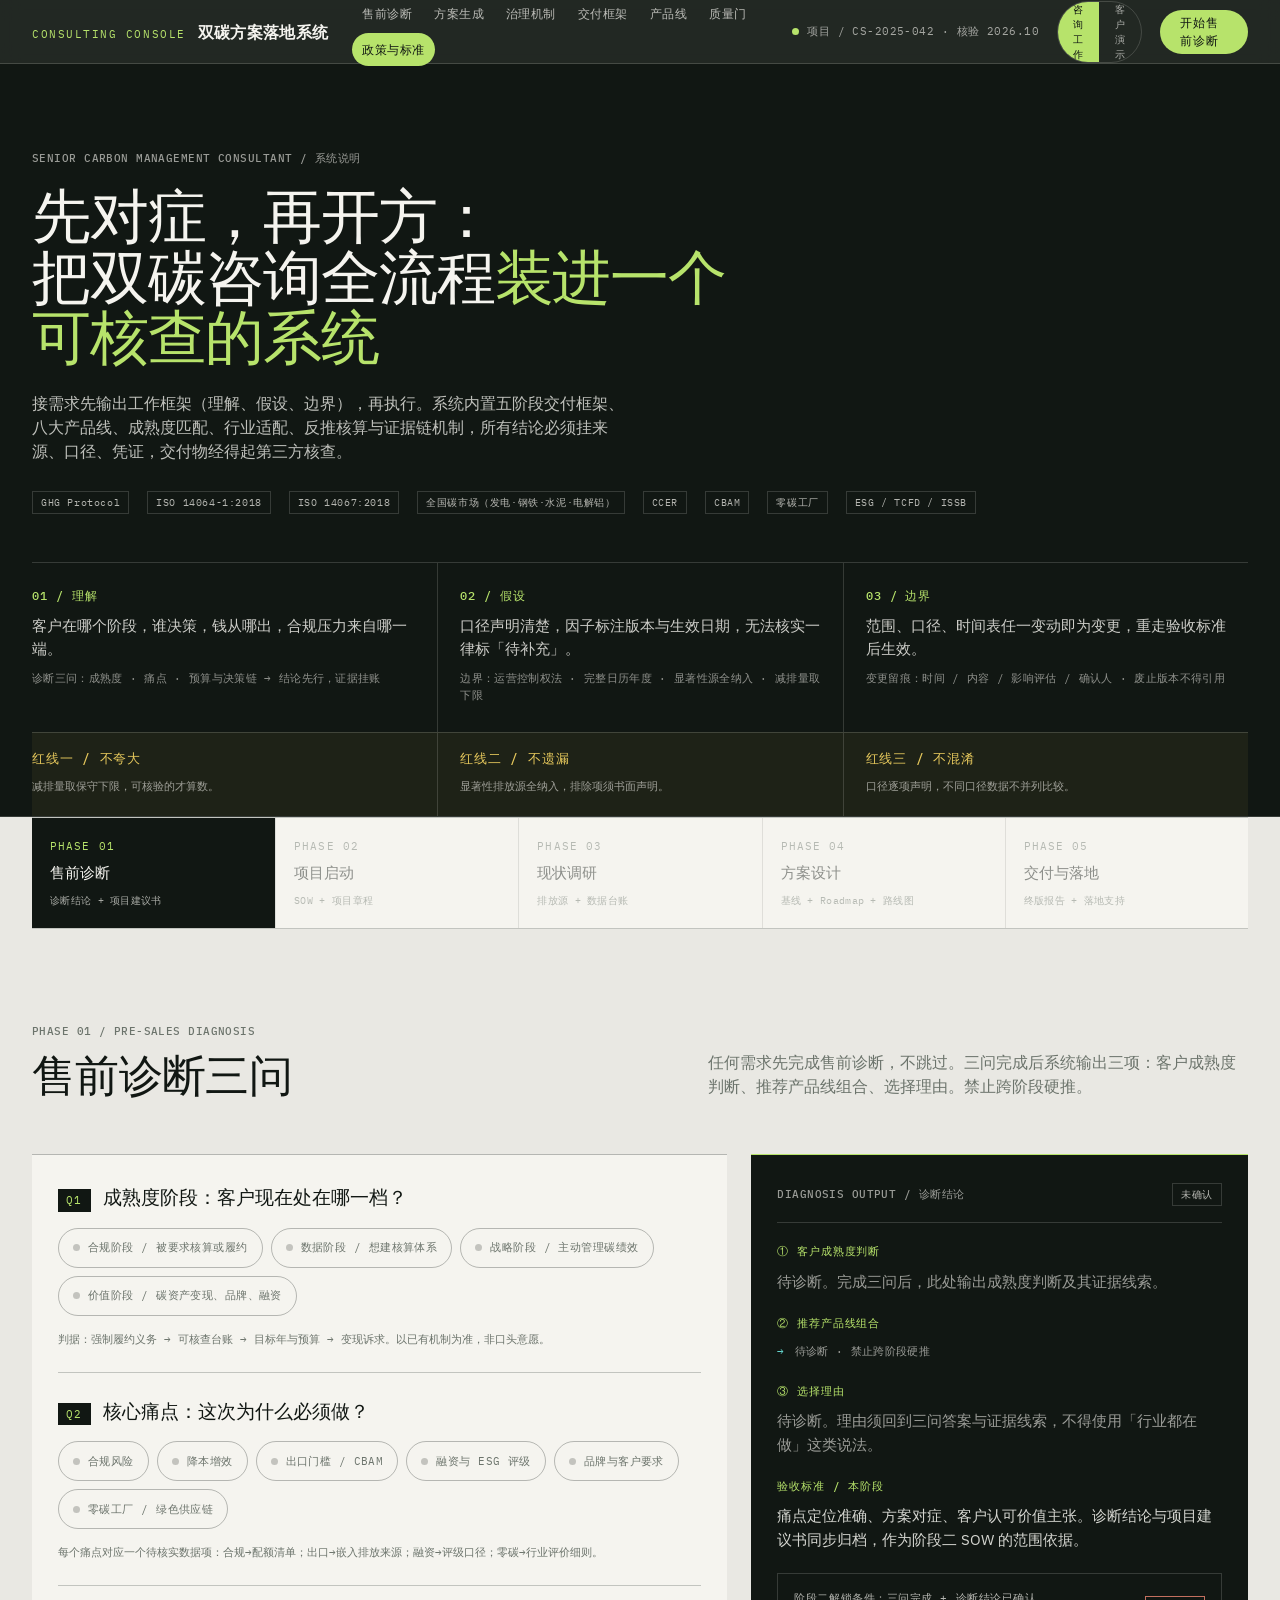
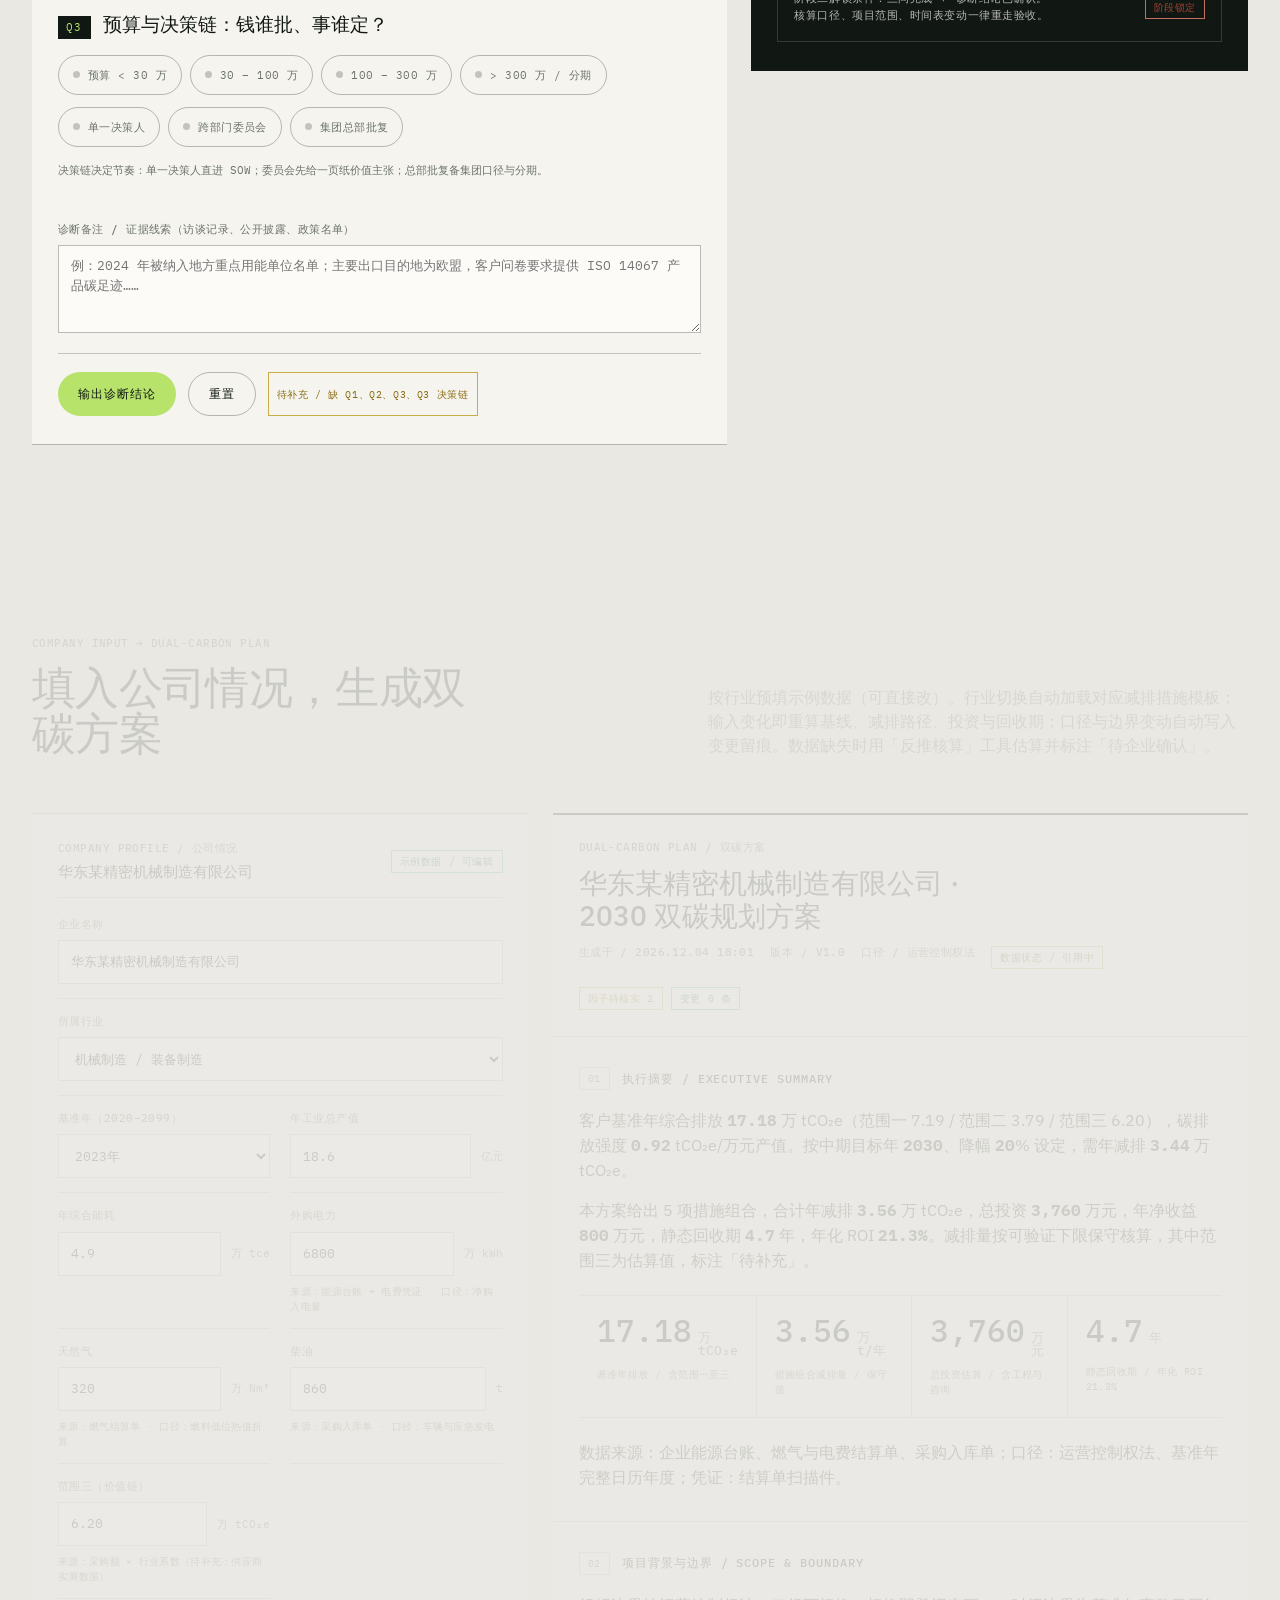
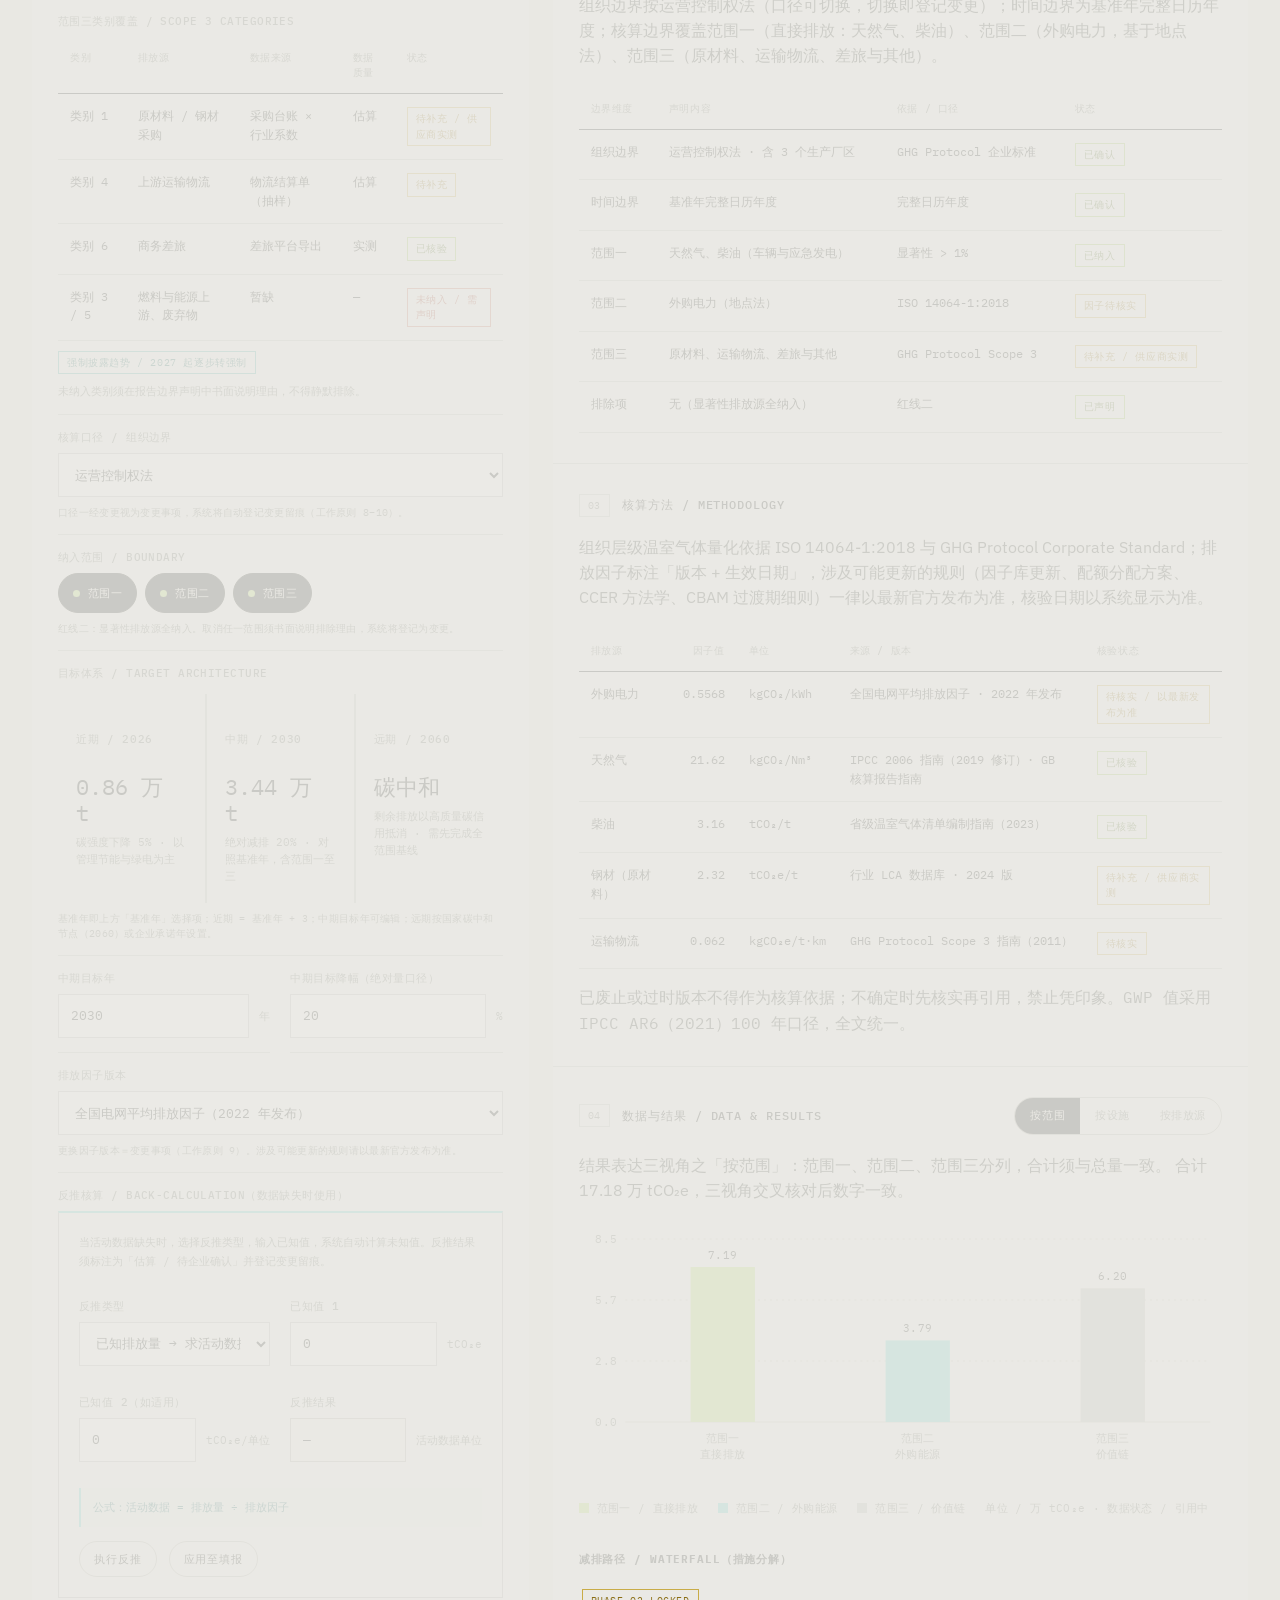
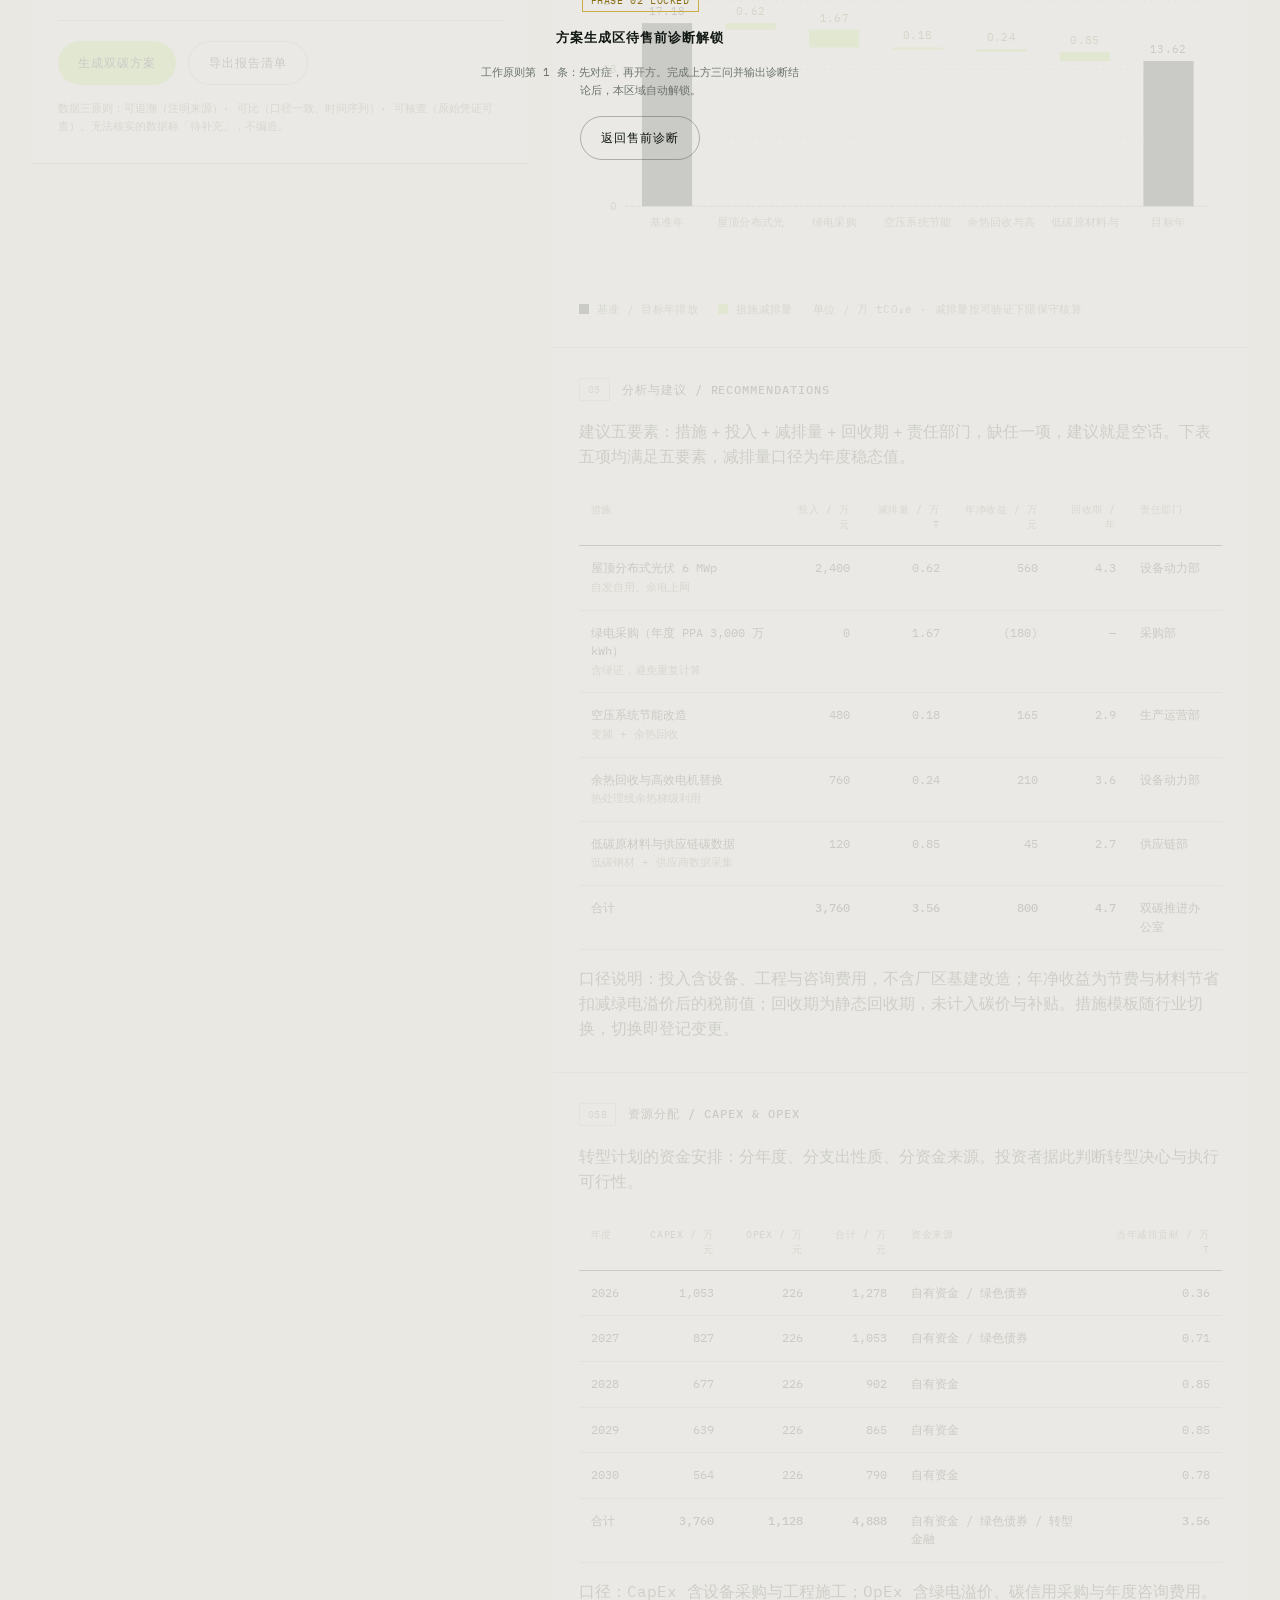
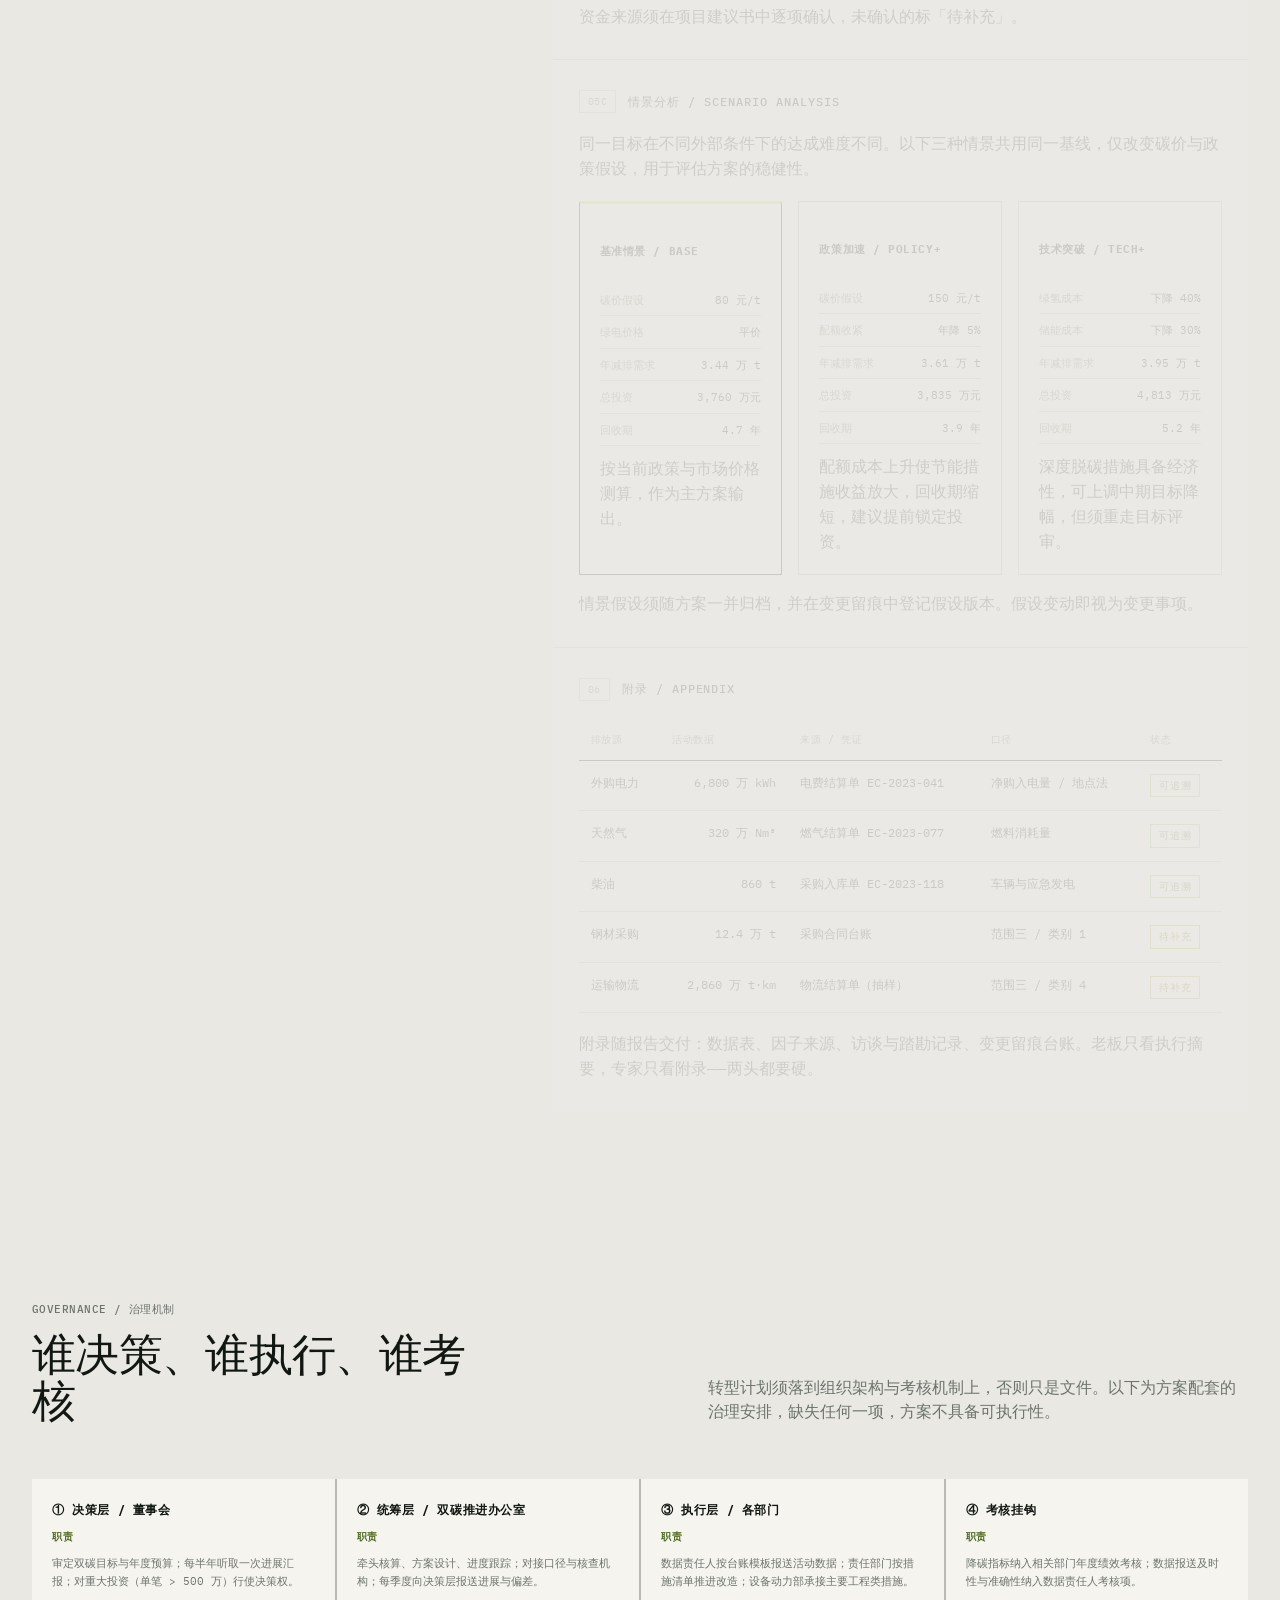
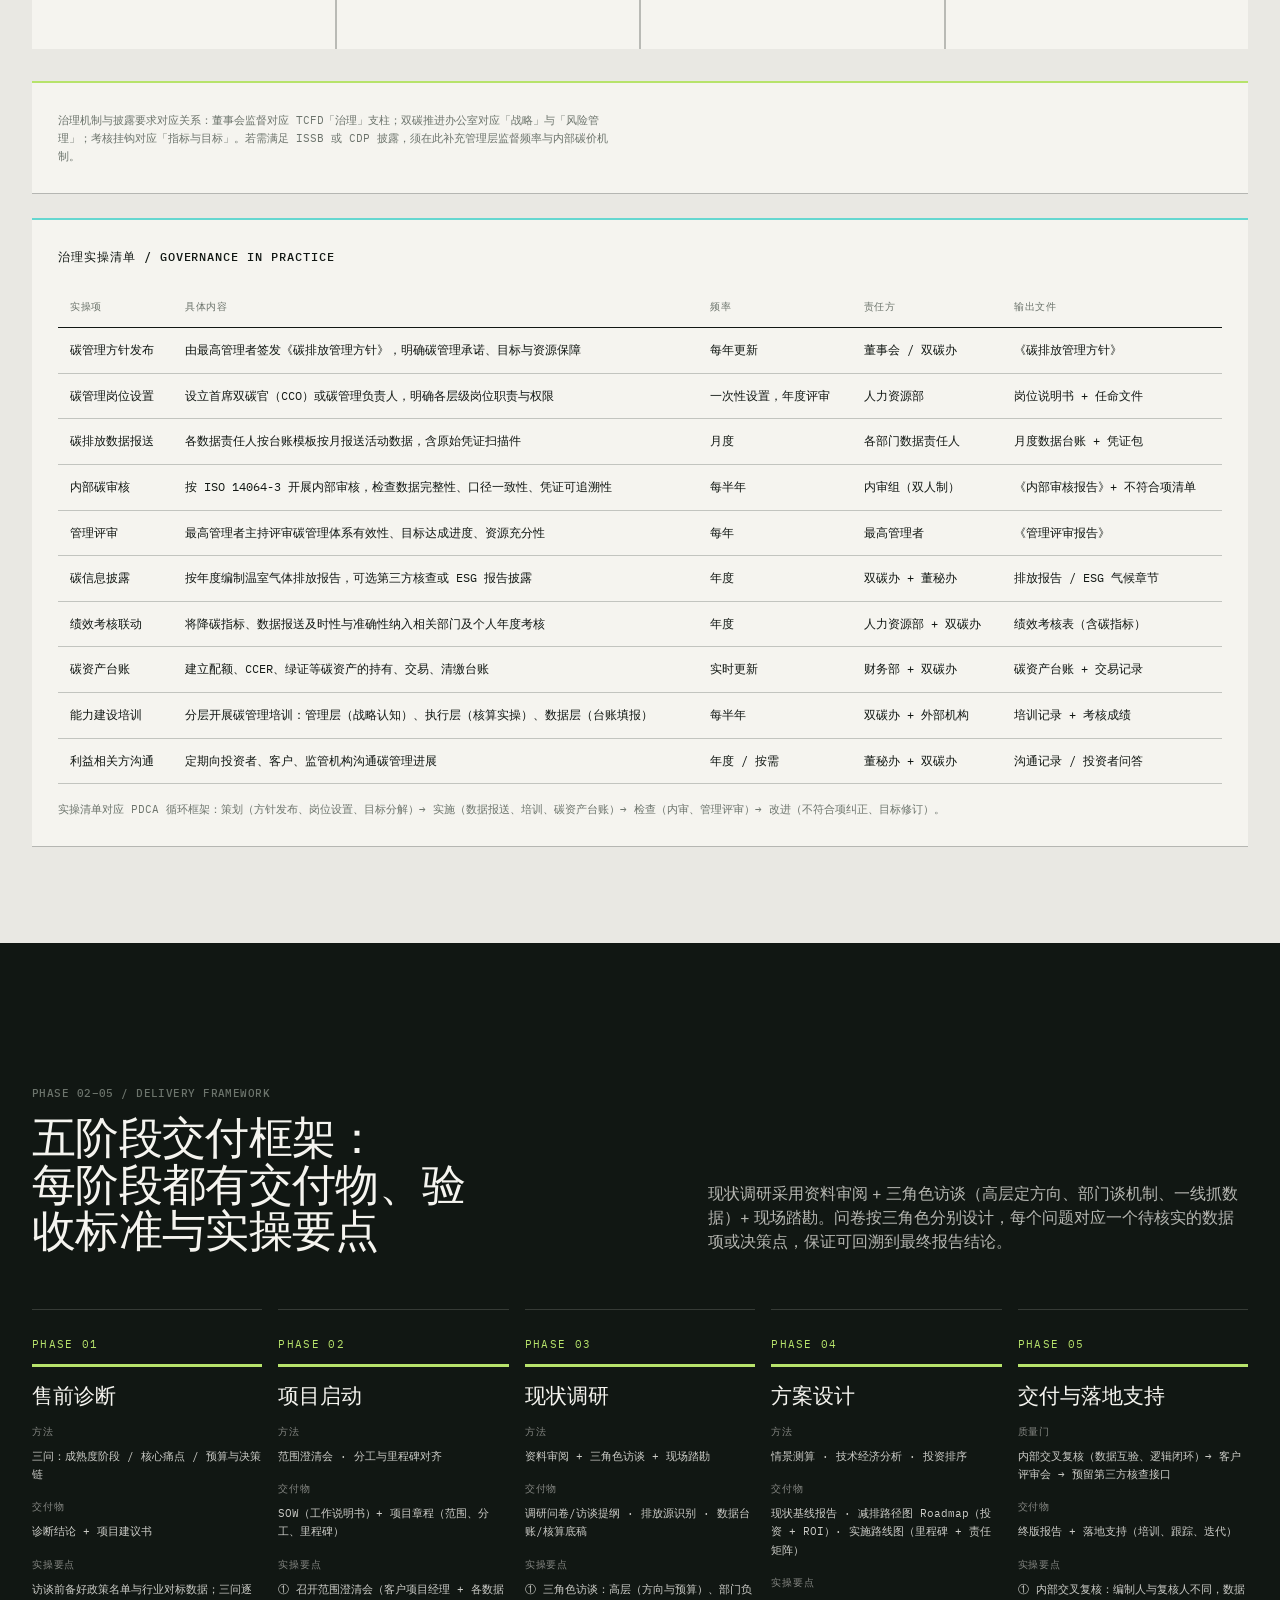
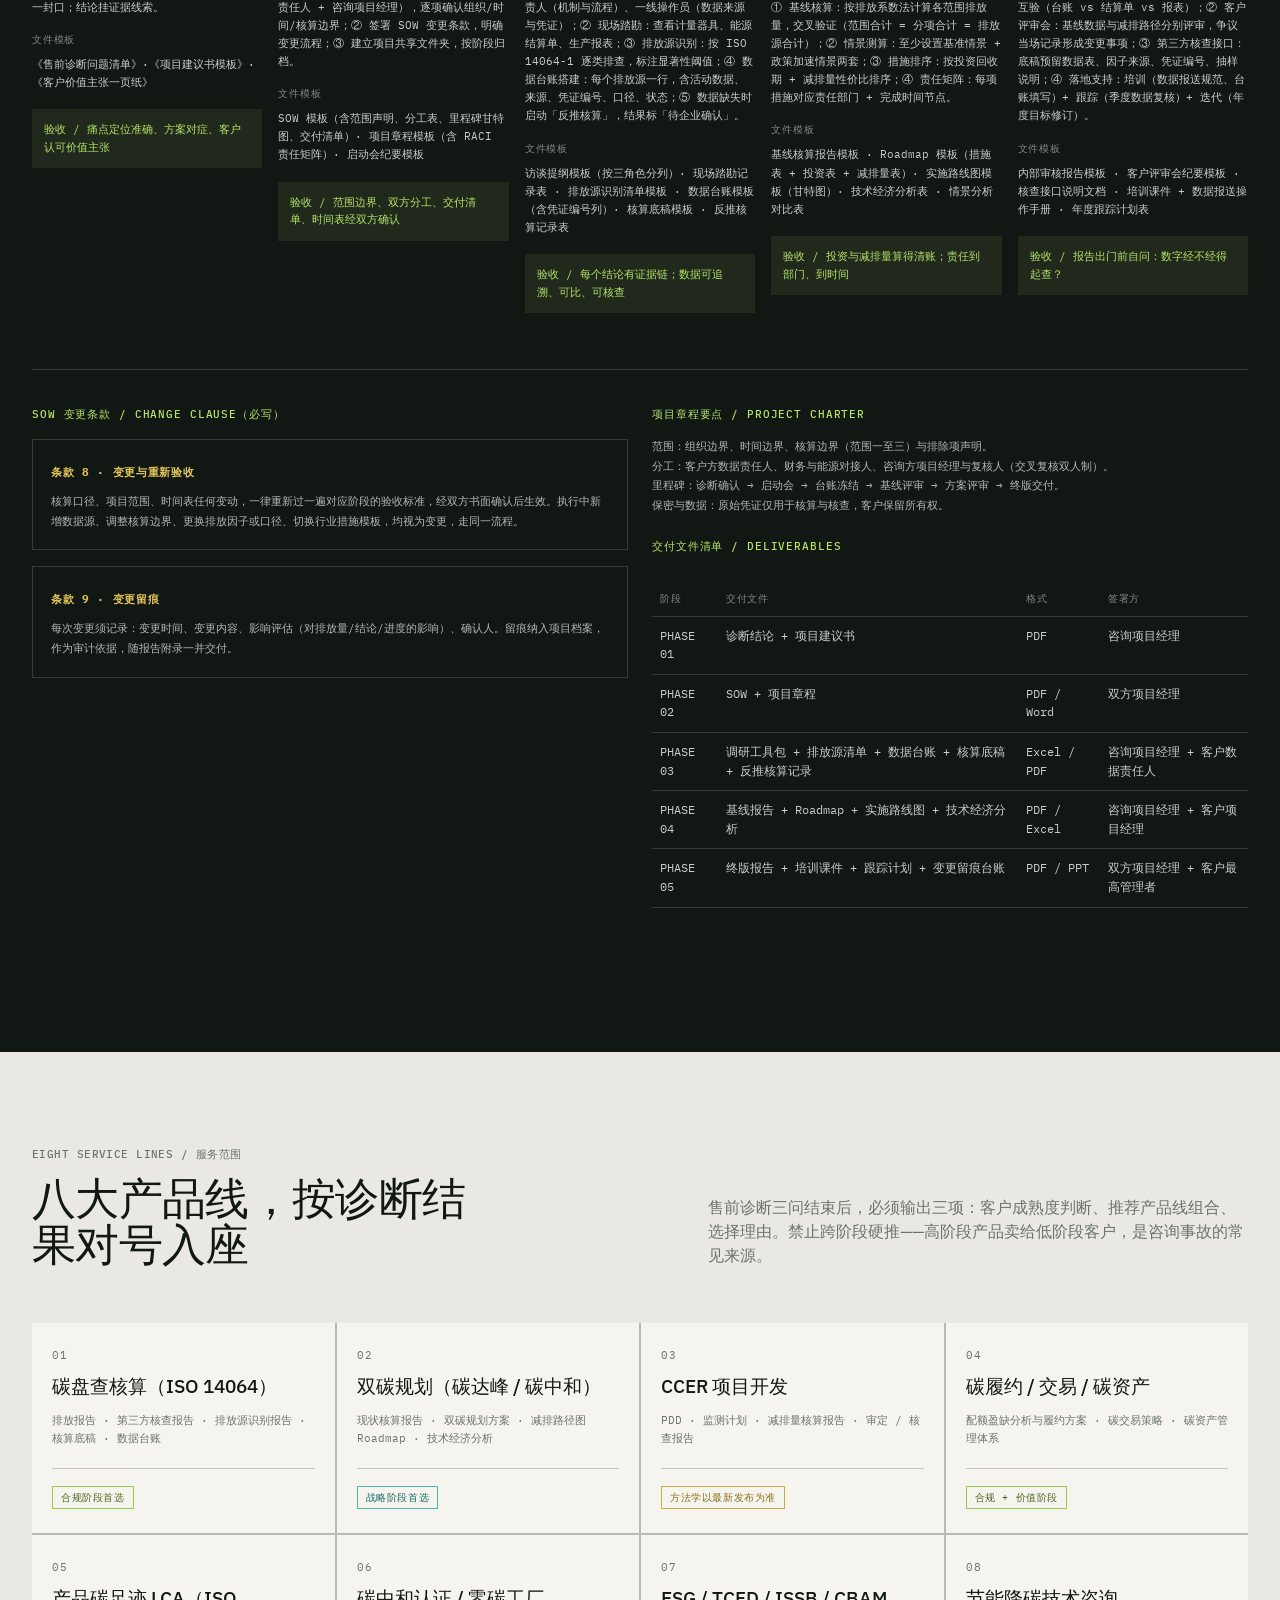
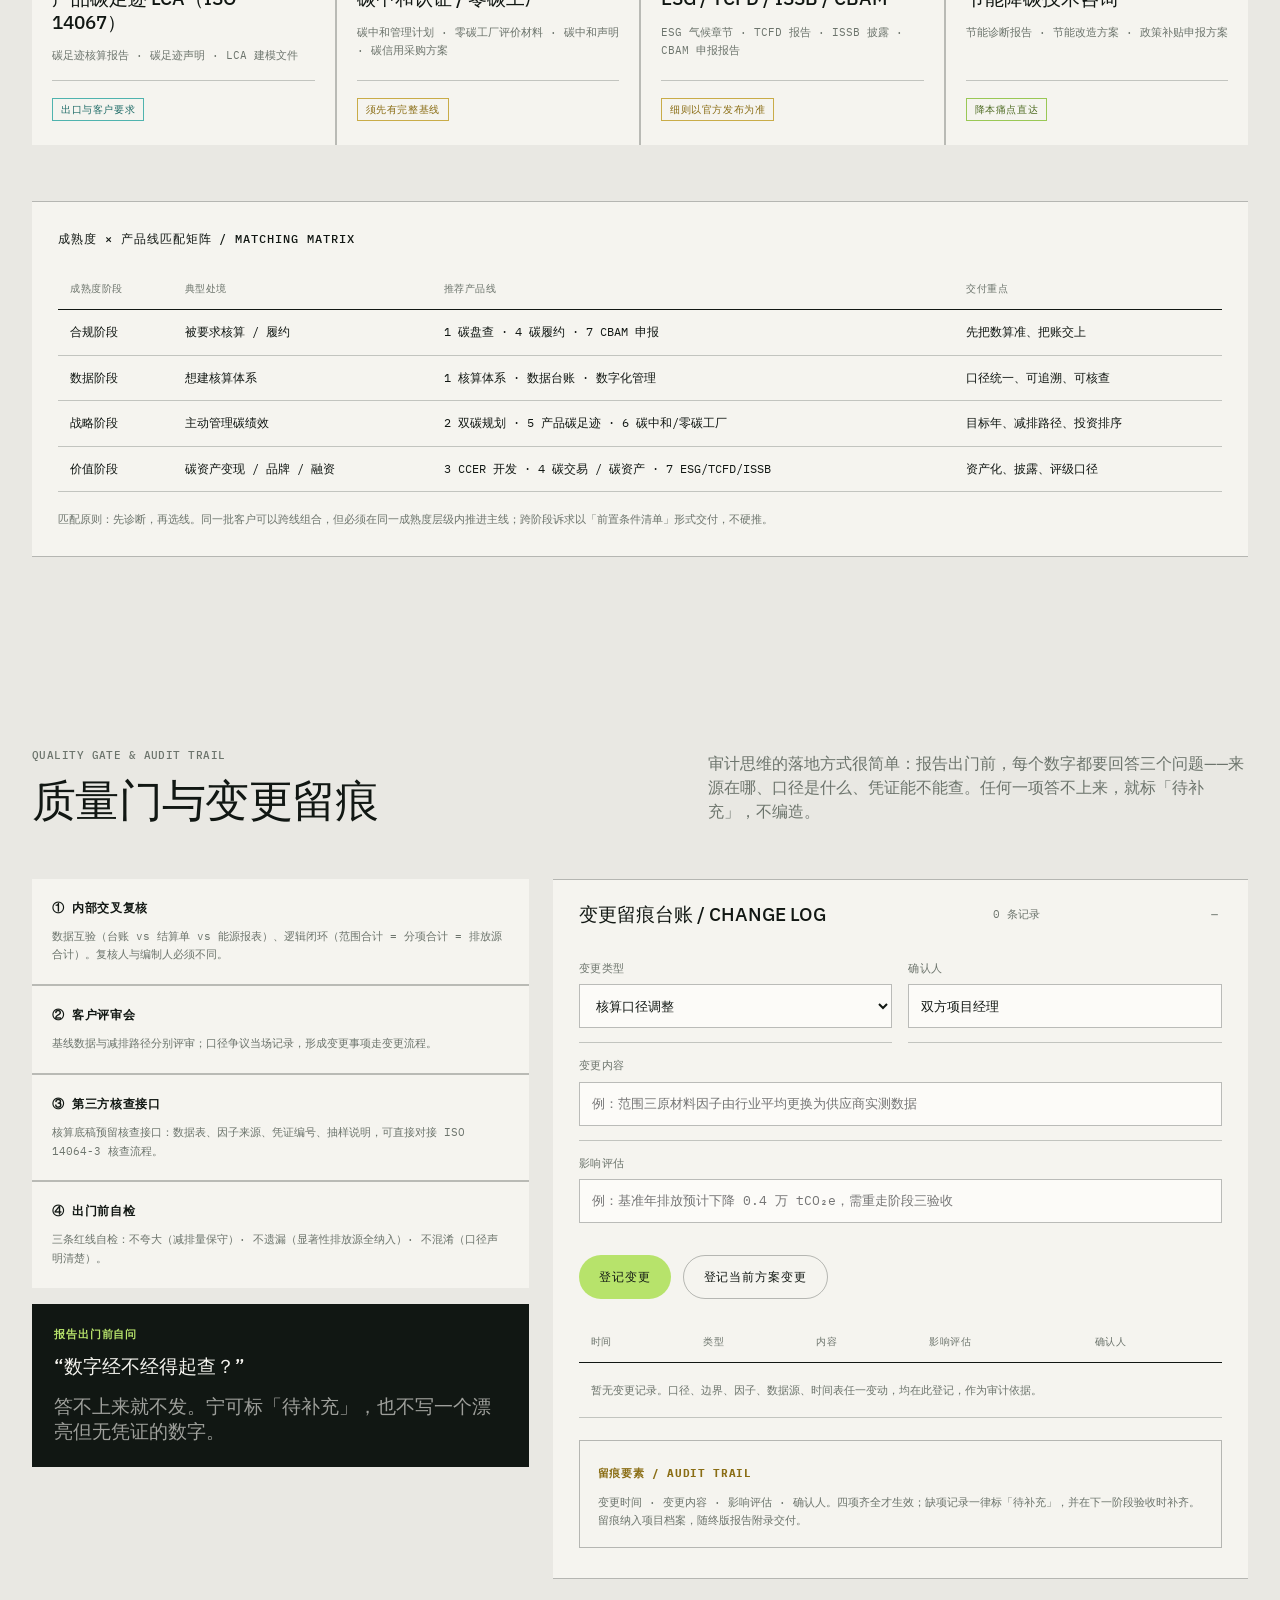
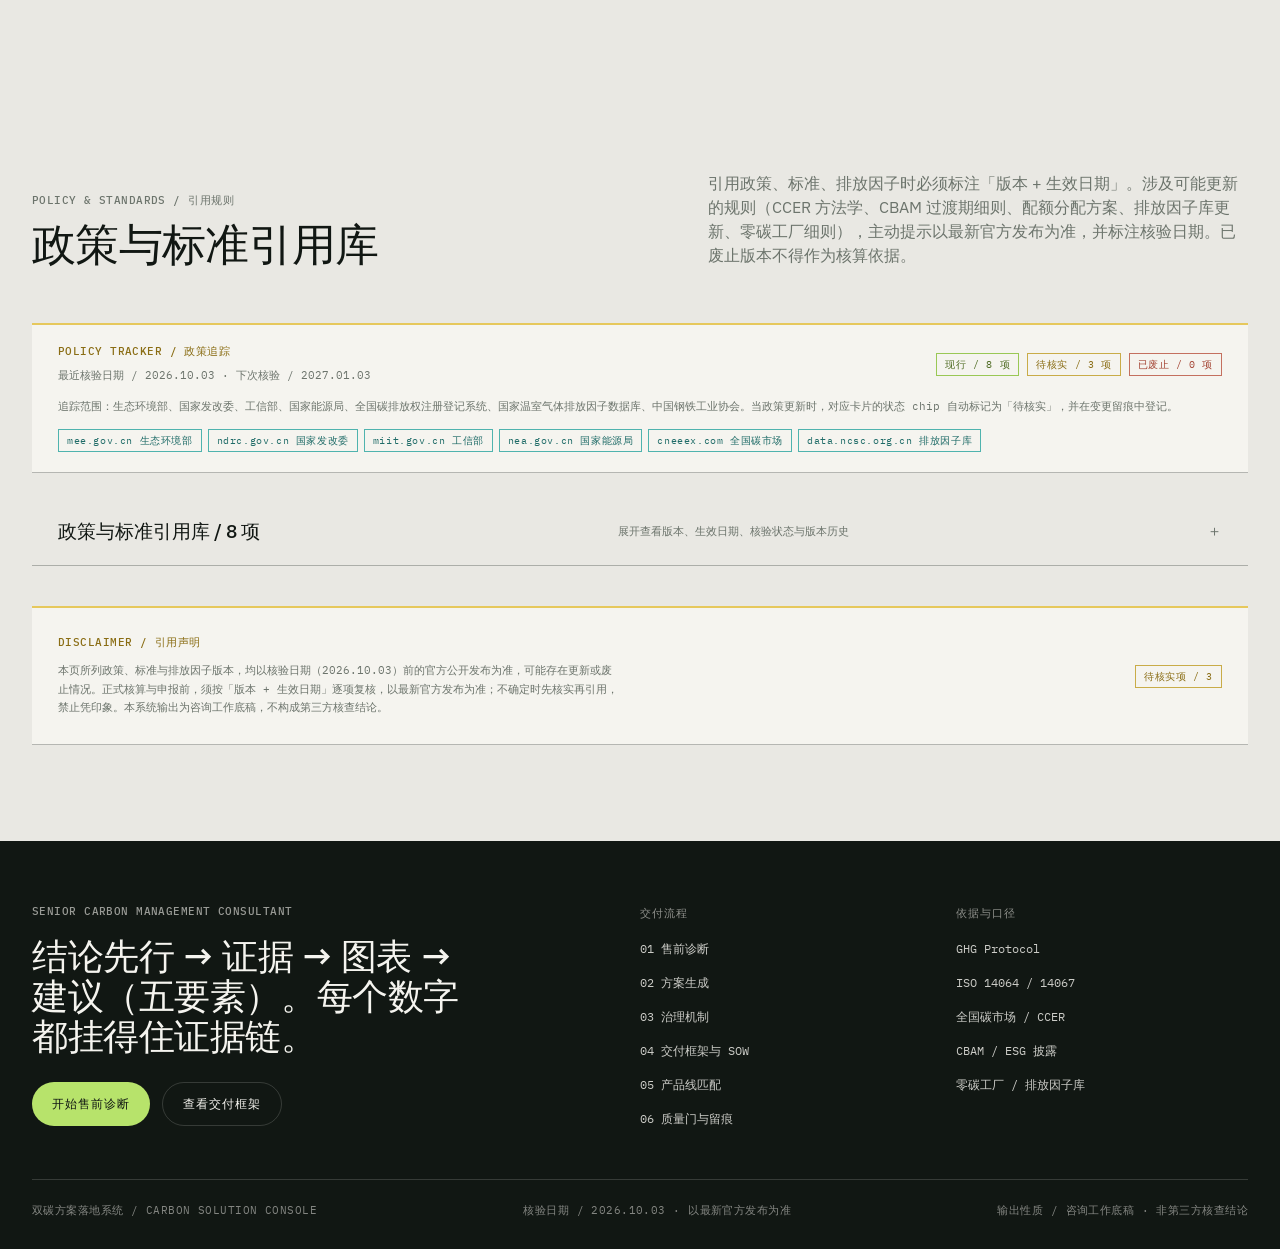
<file: console-v1-legacy.html>
<!DOCTYPE html>
<html lang="zh-CN">
<head>
<meta charset="UTF-8">
<meta name="viewport" content="width=device-width, initial-scale=1">
<title>双碳方案落地系统 · Senior Carbon Management Consultant Console</title>
<meta name="description" content="资深碳管理咨询师方案落地系统：售前诊断、公司情况填报、双碳方案生成、五阶段交付框架、证据链与变更留痕。">
<link rel="preconnect" href="https://fonts.googleapis.com">
<link rel="preconnect" href="https://fonts.gstatic.com" crossorigin>
<link href="https://fonts.googleapis.com/css2?family=IBM+Plex+Mono:wght@400;500&family=IBM+Plex+Sans:wght@400;500;600&display=swap" rel="stylesheet">
<style>
:root{
  --canvas:#E9E8E3;--surface:#F5F4EF;--surface-dark:#111713;--panel-dark:#202A24;
  --ink:#111713;--ink-inverse:#F5F4EF;--ink-muted:#6C746C;
  --lime:#B7E36B;--cyan:#65D7D0;--yellow:#E6C85C;--red:#D86C5C;
  --rule:rgba(17,23,19,0.22);--rule-strong:rgba(17,23,19,0.28);--rule-inverse:rgba(245,244,239,0.16);
  --sans:"IBM Plex Sans",system-ui,-apple-system,"PingFang SC","Microsoft YaHei",sans-serif;
  --mono:"IBM Plex Mono",ui-monospace,SFMono-Regular,Menlo,monospace;
  --gutter:32px;--col-gap:24px;--component:16px;--section-gap:96px;--chapter-gap:144px;
  --readable:680px;--header-h:64px;
}
*,*::before,*::after{box-sizing:border-box}
html{-webkit-text-size-adjust:100%}
body{margin:0;background:var(--canvas);color:var(--ink);font-family:var(--sans);font-size:16px;line-height:1.5;-webkit-font-smoothing:antialiased;overflow-x:hidden}
h1,h2,h3,h4,p,figure,ul,ol,dl,table{margin:0}
ul,ol{padding:0;list-style:none}
a{color:inherit;text-decoration:none}
button,input,select,textarea{font:inherit;color:inherit}
button{background:none;border:0;cursor:pointer}
img,svg{display:block;max-width:100%}
:focus-visible{outline:2px solid var(--lime);outline-offset:3px}
.wrap{max-width:1440px;margin:0 auto;padding:0 var(--gutter)}
.mono{font-family:var(--mono)}
.label{font-family:var(--mono);font-size:11px;font-weight:500;line-height:1.2;letter-spacing:.04em;text-transform:uppercase;color:var(--ink-muted)}
.label--inv{color:rgba(245,244,239,0.6)}
.data{font-family:var(--mono);font-size:18px;line-height:1.2;font-variant-numeric:tabular-nums}
.sr-only{position:absolute;width:1px;height:1px;padding:0;margin:-1px;overflow:hidden;clip:rect(0 0 0 0);white-space:nowrap;border:0}

.hdr{position:fixed;inset:0 0 auto 0;z-index:80;height:var(--header-h);background:rgba(17,23,19,0.92);backdrop-filter:blur(10px);border-bottom:1px solid var(--rule-inverse);color:var(--ink-inverse)}
.hdr__in{height:100%;display:flex;align-items:center;justify-content:space-between;gap:24px}
.brand{display:flex;align-items:baseline;gap:12px;white-space:nowrap}
.brand__mark{font-family:var(--mono);font-size:11px;letter-spacing:.14em;color:var(--lime)}
.brand__name{font-size:16px;font-weight:600;letter-spacing:.02em}
.nav{display:flex;align-items:center;gap:2px;flex-wrap:wrap}
.nav a{font-family:var(--mono);font-size:11.5px;font-weight:500;letter-spacing:.04em;padding:8px 10px;border-radius:9999px;color:rgba(245,244,239,0.72);transition:color 160ms ease-out,background 160ms ease-out}
.nav a:hover{color:var(--ink-inverse);background:rgba(245,244,239,0.08)}
.nav a[aria-current="page"]{color:var(--surface-dark);background:var(--lime)}
.hdr__r{display:flex;align-items:center;gap:18px}
.sysread{display:flex;align-items:center;gap:8px;font-family:var(--mono);font-size:11px;letter-spacing:.04em;color:rgba(245,244,239,0.62);white-space:nowrap}
.dot{width:7px;height:7px;border-radius:9999px;background:var(--lime);flex:none;animation:pulse 2400ms linear infinite}
@keyframes pulse{0%,100%{opacity:1}50%{opacity:.35}}
.btn{display:inline-flex;align-items:center;justify-content:center;gap:10px;min-height:44px;padding:0 20px;border-radius:9999px;background:var(--lime);color:#111713;font-family:var(--mono);font-size:12px;font-weight:500;letter-spacing:.08em;transition:background 160ms ease-out,transform 160ms ease-out,opacity 160ms ease-out}
.btn:hover{background:var(--cyan);transform:translateY(-1px)}
.btn--ghost{background:transparent;border:1px solid var(--rule-inverse);color:var(--ink-inverse)}
.btn--ghost:hover{background:rgba(245,244,239,0.1)}
.btn--line{background:transparent;border:1px solid var(--rule-strong);color:var(--ink)}
.btn--line:hover{background:var(--ink);color:var(--ink-inverse)}
.btn--sm{min-height:36px;padding:0 14px;font-size:11px}
.btn[disabled]{opacity:.45;cursor:not-allowed;transform:none}
.btn[disabled]:hover{background:var(--lime);transform:none}
.burger{display:none;width:44px;height:44px;align-items:center;justify-content:center;border:1px solid var(--rule-inverse);border-radius:9999px}
.mobnav{position:fixed;inset:0;z-index:90;background:var(--surface-dark);color:var(--ink-inverse);display:none;flex-direction:column;padding:24px}
.mobnav.is-open{display:flex}
.mobnav ul{margin-top:36px;display:flex;flex-direction:column}
.mobnav a{display:block;font-size:26px;font-weight:500;padding:12px 0;border-bottom:1px solid var(--rule-inverse)}

main{padding-top:var(--header-h)}
.chapter{padding:var(--chapter-gap) 0}
.chapter--tight{padding:var(--section-gap) 0}
.sec-head{display:flex;flex-wrap:wrap;align-items:flex-end;justify-content:space-between;gap:24px;margin-bottom:56px}
.sec-head__t{display:flex;flex-direction:column;gap:14px}
.sec-head h2{font-size:clamp(28px,3.4vw,48px);font-weight:500;line-height:1.06;letter-spacing:-0.015em;max-width:18ch}
.sec-head p{color:var(--ink-muted);max-width:54ch}
.grid{display:grid;gap:var(--col-gap)}

.brief{background:var(--surface-dark);color:var(--ink-inverse);padding:88px 0 0;border-bottom:1px solid var(--rule-inverse)}
.brief h1{font-size:clamp(36px,4.6vw,68px);font-weight:500;line-height:1.03;letter-spacing:-0.02em;max-width:20ch}
.brief h1 span{color:var(--lime)}
.brief__lead{margin-top:24px;color:rgba(245,244,239,0.76);max-width:60ch}
.brief__meta{margin-top:28px;display:flex;flex-wrap:wrap;gap:8px 18px}
.fw-rail{margin-top:48px;display:grid;grid-template-columns:repeat(3,1fr);border-top:1px solid var(--rule-inverse)}
.fw-rail__c{padding:24px 22px 28px;border-left:1px solid var(--rule-inverse);display:flex;flex-direction:column;gap:10px}
.fw-rail__c:first-child{border-left:0;padding-left:0}
.fw-rail__c h3{font-family:var(--mono);font-size:12px;letter-spacing:.08em;color:var(--lime);font-weight:500}
.fw-rail__c p{font-size:14.5px;line-height:1.55;color:rgba(245,244,239,0.82)}
.fw-rail__c span{font-family:var(--mono);font-size:10.5px;letter-spacing:.03em;color:rgba(245,244,239,0.55);line-height:1.6}
.redline{margin-top:0;display:grid;grid-template-columns:repeat(3,1fr);border-top:1px solid var(--rule-inverse)}
.redline--bar{background:rgba(230,200,92,0.06)}
.redline__c{padding:22px 24px 28px;border-left:1px solid var(--rule-inverse)}
.redline--bar .redline__c{padding:16px 22px 20px}
.redline__c:first-child{border-left:0;padding-left:0}
.redline__c b{display:block;font-family:var(--mono);font-size:13px;letter-spacing:.06em;color:var(--yellow);font-weight:500}
.redline__c span{display:block;margin-top:10px;font-family:var(--mono);font-size:11px;color:rgba(245,244,239,0.6);line-height:1.6}

.steprail{display:grid;grid-template-columns:repeat(5,1fr);border-top:1px solid var(--rule);border-bottom:1px solid var(--rule);background:var(--surface)}
.steprail__c{padding:20px 18px;border-left:1px solid var(--rule);display:flex;flex-direction:column;gap:8px}
.steprail__c:first-child{border-left:0}
.steprail__c.is-current{background:var(--ink);color:var(--ink-inverse)}
.steprail__c.is-current .label{color:var(--lime)}
.steprail__c.is-locked{opacity:.45}
.steprail__n{font-family:var(--mono);font-size:11px;letter-spacing:.1em;color:var(--ink-muted)}
.steprail__c.is-current .steprail__n{color:var(--lime)}
.steprail__t{font-size:15px;font-weight:500}
.steprail__d{font-family:var(--mono);font-size:10px;letter-spacing:.03em;color:var(--ink-muted)}
.steprail__c.is-current .steprail__d{color:rgba(245,244,239,0.66)}

.panel{background:var(--surface);border-top:1px solid var(--rule-strong);border-bottom:1px solid var(--rule-strong);padding:28px 26px}
.panel--dark{background:var(--surface-dark);color:var(--ink-inverse);border-top:1px solid var(--lime)}
.chips{display:flex;flex-wrap:wrap;gap:8px}
.chip-btn{min-height:40px;padding:0 14px;border:1px solid var(--rule-strong);border-radius:9999px;font-family:var(--mono);font-size:11px;letter-spacing:.04em;color:var(--ink-muted);display:inline-flex;align-items:center;gap:8px;transition:background 160ms ease-out,color 160ms ease-out,border-color 160ms ease-out}
.chip-btn:hover{color:var(--ink);border-color:var(--ink)}
.chip-btn[aria-pressed="true"]{background:var(--ink);color:var(--ink-inverse);border-color:var(--ink)}
.chip-btn[aria-pressed="true"] .cd{background:var(--lime)}
.cd{width:7px;height:7px;border-radius:9999px;background:var(--rule);flex:none}
.chip{display:inline-flex;align-items:center;gap:6px;font-family:var(--mono);font-size:10px;letter-spacing:.06em;padding:3px 8px;border:1px solid var(--rule);color:var(--ink-muted)}
.chip--lime{border-color:#9AC855;color:#4E6B22}
.chip--yellow{border-color:#C9AC48;color:#8A6D14}
.chip--red{border-color:#C4705F;color:#A34231}
.chip--cyan{border-color:#4FB3AE;color:#1E6B67}
.chip--inv{border-color:var(--rule-inverse);color:rgba(245,244,239,0.72)}

.fgrid{display:grid;grid-template-columns:1fr 1fr;gap:2px 20px}
.frow{padding:14px 0;border-bottom:1px solid var(--rule)}
.frow--full{grid-column:1 / -1}
.frow > label{display:block;margin-bottom:9px}
.frow .help{font-family:var(--mono);font-size:10px;letter-spacing:.03em;color:var(--ink-muted);margin-top:8px;line-height:1.5}
input[type="text"],input[type="number"],select,textarea{width:100%;min-height:44px;padding:10px 12px;background:#FCFBF8;border:1px solid var(--rule-strong);border-radius:0;font-family:var(--mono);font-size:13px}
textarea{min-height:88px;resize:vertical;line-height:1.5}
.unit{display:flex;align-items:center;gap:10px}
.unit span{font-family:var(--mono);font-size:11px;color:var(--ink-muted);white-space:nowrap}
.note{font-family:var(--mono);font-size:11px;line-height:1.65;color:var(--ink-muted)}

.diagGrid{display:grid;grid-template-columns:7fr 5fr;gap:var(--col-gap);align-items:start}
.qbox{border-top:1px solid var(--rule);padding:24px 0}
.qbox:first-child{border-top:0;padding-top:0}
.qbox__h{display:flex;align-items:baseline;gap:12px;margin-bottom:16px}
.qbox__n{font-family:var(--mono);font-size:11px;letter-spacing:.12em;color:var(--lime);background:var(--ink);padding:3px 8px}
.qbox__t{font-size:19px;font-weight:500}
.qbox__hint{margin-top:14px}
.out{position:sticky;top:calc(var(--header-h) + 24px)}
.out__stamp{display:flex;flex-wrap:wrap;align-items:center;justify-content:space-between;gap:12px;padding-bottom:16px;border-bottom:1px solid var(--rule-inverse)}
.out__body{padding-top:20px;display:flex;flex-direction:column;gap:22px}
.out__item h4{font-family:var(--mono);font-size:11px;letter-spacing:.08em;color:var(--lime);font-weight:500}
.out__item p{margin-top:10px;font-size:15px;line-height:1.55;color:rgba(245,244,239,0.86)}
.out__item ul{margin-top:12px;display:flex;flex-direction:column;gap:9px}
.out__item li{font-family:var(--mono);font-size:11px;letter-spacing:.03em;color:rgba(245,244,239,0.72);display:flex;gap:10px;line-height:1.6}
.out__item li::before{content:"→";color:var(--cyan);flex:none}
.gate{margin-top:22px;padding:16px;border:1px solid var(--rule-inverse);display:flex;flex-wrap:wrap;align-items:center;gap:12px;justify-content:space-between}
.gate__t{font-family:var(--mono);font-size:11px;letter-spacing:.05em;color:rgba(245,244,239,0.72);line-height:1.6}

.planGrid{display:grid;grid-template-columns:5fr 7fr;gap:var(--col-gap);align-items:start}
.lock{position:relative}
.lock__veil{position:absolute;inset:0;z-index:5;background:rgba(233,232,227,0.86);display:flex;flex-direction:column;align-items:center;justify-content:center;gap:16px;text-align:center;padding:32px}
.lock__veil h3{font-family:var(--mono);font-size:13px;letter-spacing:.08em}
.lock.is-open .lock__veil{display:none}

.report{background:var(--surface);border-top:2px solid var(--ink)}
.report__hd{padding:26px;border-bottom:1px solid var(--rule);display:flex;flex-wrap:wrap;gap:18px;align-items:flex-end;justify-content:space-between}
.report__hd h3{font-size:clamp(21px,2.2vw,30px);font-weight:500;line-height:1.18;max-width:24ch}
.rmeta{display:flex;flex-wrap:wrap;gap:8px 16px}
.rsec{padding:30px 26px;border-bottom:1px solid var(--rule)}
.rsec__n{display:flex;flex-wrap:wrap;align-items:center;gap:12px;margin-bottom:18px}
.rsec__n h4{font-family:var(--mono);font-size:12px;letter-spacing:.08em;font-weight:500}
.rsec p{max-width:var(--readable);font-size:15.5px;line-height:1.62;color:#2B332D}
.rsec p + p{margin-top:14px}
.kpis{display:grid;grid-template-columns:repeat(4,1fr);border-top:1px solid var(--rule);border-bottom:1px solid var(--rule);margin:22px 0}
.kpi{padding:20px 18px;border-left:1px solid var(--rule)}
.kpi:first-child{border-left:0}
.kpi__v{font-family:var(--mono);font-size:clamp(24px,2.4vw,36px);font-weight:500;line-height:.98;display:flex;align-items:baseline;gap:6px;min-height:38px;transition:opacity 240ms ease-out}
.kpi__v.is-fading{opacity:0}
.kpi__u{font-size:13px;color:var(--ink-muted)}
.kpi__d{margin-top:10px;font-family:var(--mono);font-size:10px;letter-spacing:.04em;color:var(--ink-muted);line-height:1.5}
.rtabs{display:inline-flex;border:1px solid var(--rule-strong);border-radius:9999px;overflow:hidden}
.rtabs button{min-height:36px;padding:0 15px;font-family:var(--mono);font-size:11px;letter-spacing:.05em;color:var(--ink-muted);transition:background 160ms ease-out,color 160ms ease-out}
.rtabs button[aria-pressed="true"]{background:var(--ink);color:var(--ink-inverse)}
.chart{margin-top:20px;display:flex;flex-direction:column;gap:16px}
.chart svg{width:100%;height:auto}
.bar{transform-box:fill-box;transform-origin:bottom;transition:transform 360ms ease-out}
.axis{stroke:var(--rule);stroke-width:1}
.axis-t{font-family:var(--mono);font-size:11px;fill:var(--ink-muted);letter-spacing:.03em}
.legend{display:flex;flex-wrap:wrap;gap:8px 20px}
.lg{display:inline-flex;align-items:center;gap:8px;font-family:var(--mono);font-size:11px;letter-spacing:.03em;color:var(--ink-muted)}
.lg i{width:10px;height:10px;flex:none}
.wf-line{stroke:var(--rule-strong);stroke-width:1;stroke-dasharray:3 3}
.wf-draw{stroke-dasharray:1;stroke-dashoffset:1;animation:draw 620ms cubic-bezier(.16,1,.3,1) forwards}
@keyframes draw{to{stroke-dashoffset:0}}

table{width:100%;border-collapse:collapse}
th,td{text-align:left;padding:13px 12px;border-bottom:1px solid var(--rule);vertical-align:top}
th{font-family:var(--mono);font-size:10px;font-weight:500;letter-spacing:.06em;text-transform:uppercase;color:var(--ink-muted);border-bottom:1px solid var(--ink)}
td{font-family:var(--mono);font-size:12px;line-height:1.55}
td.num{font-variant-numeric:tabular-nums;text-align:right}
th.num{text-align:right}
tr.is-new{animation:rowin 240ms ease-out}
@keyframes rowin{from{opacity:0;transform:translateY(-4px)}to{opacity:1;transform:none}}
.tbl-scroll{overflow-x:auto;-webkit-overflow-scrolling:touch}

.delivery{background:var(--surface-dark);color:var(--ink-inverse)}
.dsteps{display:grid;grid-template-columns:repeat(5,1fr);gap:var(--component);margin-top:56px}
.dstep{position:relative;padding-top:26px;border-top:1px solid var(--rule-inverse);opacity:.32;transition:opacity 420ms cubic-bezier(.16,1,.3,1)}
.dstep.is-in{opacity:1}
.dstep__n{font-family:var(--mono);font-size:11px;letter-spacing:.12em;color:var(--lime)}
.dstep__bar{height:3px;width:0;background:var(--lime);margin:12px 0 16px;transition:width 420ms cubic-bezier(.16,1,.3,1)}
.dstep.is-in .dstep__bar{width:100%}
.dstep h3{font-size:21px;font-weight:500;line-height:1.18}
.dstep__blk{margin-top:16px}
.dstep__blk b{display:block;font-family:var(--mono);font-size:10px;letter-spacing:.08em;color:rgba(245,244,239,0.5);font-weight:500;margin-bottom:8px}
.dstep__blk p{font-family:var(--mono);font-size:11px;line-height:1.65;color:rgba(245,244,239,0.82)}
.dstep__acc{margin-top:18px;padding:12px;background:rgba(183,227,107,0.09);font-family:var(--mono);font-size:11px;line-height:1.6;color:var(--lime)}
.sow{margin-top:56px;display:grid;grid-template-columns:6fr 6fr;gap:var(--col-gap);border-top:1px solid var(--rule-inverse);padding-top:36px}
.sow__c h4{font-family:var(--mono);font-size:11px;letter-spacing:.08em;color:var(--lime);font-weight:500;margin-bottom:14px}
.sow__c p{font-family:var(--mono);font-size:11px;line-height:1.8;color:rgba(245,244,239,0.72)}
.clause{margin-top:16px;border:1px solid var(--rule-inverse);padding:18px}
.clause b{color:var(--yellow);font-family:var(--mono);font-size:11px;letter-spacing:.06em}
.clause p{margin-top:10px}
.deliv-tbl{width:100%;margin-top:12px}
.deliv-tbl th,.deliv-tbl td{border-bottom:1px solid var(--rule-inverse);color:rgba(245,244,239,0.82);padding:10px 8px}
.deliv-tbl th{color:rgba(245,244,239,0.5);border-bottom:1px solid var(--rule-inverse)}

.prods{display:grid;grid-template-columns:repeat(4,1fr);gap:2px;background:var(--rule)}
.prod{background:var(--surface);padding:24px 20px;display:flex;flex-direction:column;gap:12px;min-height:210px;transition:background 160ms ease-out}
.prod:hover{background:#FAF9F5}
.prod__n{font-family:var(--mono);font-size:11px;letter-spacing:.12em;color:var(--ink-muted)}
.prod h3{font-size:19px;font-weight:500;line-height:1.22}
.prod p{font-family:var(--mono);font-size:11px;line-height:1.7;color:var(--ink-muted)}
.prod__tag{margin-top:auto;padding-top:14px;border-top:1px solid var(--rule)}
.prod.is-rec{border-top:2px solid var(--lime);background:#FAF9F5}
.matrix{margin-top:56px}

.qgrid{display:grid;grid-template-columns:5fr 7fr;gap:var(--col-gap);align-items:start}
.gates{display:flex;flex-direction:column;gap:2px;background:var(--rule)}
.gate-c{background:var(--surface);padding:20px;display:flex;flex-direction:column;gap:10px}
.gate-c h4{font-family:var(--mono);font-size:12px;letter-spacing:.05em}
.gate-c p{font-family:var(--mono);font-size:11px;line-height:1.7;color:var(--ink-muted)}
.ask{margin-top:16px;background:var(--ink);color:var(--ink-inverse);padding:22px}
.ask b{display:block;font-family:var(--mono);font-size:11px;letter-spacing:.08em;color:var(--lime)}
.ask p{margin-top:12px;font-size:19px;font-weight:500;line-height:1.35}

.gov{display:grid;grid-template-columns:repeat(4,1fr);gap:2px;background:var(--rule)}
.gov__c{background:var(--surface);padding:22px 20px;display:flex;flex-direction:column;gap:10px;min-height:170px}
.gov__c h4{font-family:var(--mono);font-size:12px;letter-spacing:.05em}
.gov__c p{font-family:var(--mono);font-size:11px;line-height:1.7;color:var(--ink-muted)}
.gov__c b{font-family:var(--mono);font-size:10px;letter-spacing:.06em;color:#4E6B22}

.pol{display:grid;grid-template-columns:repeat(2,1fr);gap:2px;background:var(--rule)}
.pol__c{background:var(--surface);padding:22px 20px;display:flex;flex-direction:column;gap:10px}
.pol__c h4{font-family:var(--mono);font-size:12px;letter-spacing:.03em;line-height:1.5}
.pol__d{display:flex;flex-wrap:wrap;gap:8px 14px}
.pol__warn{margin-top:6px;padding:10px 12px;background:rgba(230,200,92,0.12);border-left:2px solid var(--yellow);font-family:var(--mono);font-size:10.5px;line-height:1.7;color:#6D5A16}

.foot{background:var(--surface-dark);color:var(--ink-inverse);padding:64px 0 30px}
.foot__top{display:grid;grid-template-columns:6fr 3fr 3fr;gap:var(--col-gap);padding-bottom:40px;border-bottom:1px solid var(--rule-inverse)}
.foot h2{font-size:clamp(24px,2.8vw,38px);font-weight:500;line-height:1.12;letter-spacing:-0.012em;max-width:20ch}
.foot h4{font-family:var(--mono);font-size:11px;letter-spacing:.08em;color:rgba(245,244,239,0.55);margin-bottom:14px;font-weight:500}
.foot li{margin-bottom:10px}
.foot li a{font-family:var(--mono);font-size:12px;color:rgba(245,244,239,0.82)}
.foot li a:hover{color:var(--lime)}
.foot__bot{padding-top:22px;display:flex;flex-wrap:wrap;gap:10px 30px;justify-content:space-between;font-family:var(--mono);font-size:11px;letter-spacing:.04em;color:rgba(245,244,239,0.5)}

.viewmode{display:inline-flex;border:1px solid var(--rule-inverse);border-radius:9999px;overflow:hidden}
.viewmode button{min-height:32px;padding:0 12px;font-family:var(--mono);font-size:10px;letter-spacing:.06em;color:rgba(245,244,239,.66);transition:background 160ms ease-out,color 160ms ease-out}
.viewmode button[aria-pressed="true"]{background:var(--lime);color:var(--surface-dark)}
body[data-mode="client"] .consult-only{display:none !important}
.modebar{display:none;padding:10px 0;border-bottom:1px solid var(--rule);background:var(--surface)}
body[data-mode="client"] .modebar{display:block}

.tgt{display:grid;grid-template-columns:repeat(3,1fr);gap:2px;background:var(--rule);margin-top:14px}
.tgt__c{background:var(--surface);padding:18px;display:flex;flex-direction:column;gap:8px}
.tgt__c h5{font-family:var(--mono);font-size:11px;letter-spacing:.06em;color:var(--ink-muted);font-weight:500}
.tgt__c .data{font-size:22px}
.tgt__c p{font-family:var(--mono);font-size:10.5px;line-height:1.6;color:var(--ink-muted)}

.scen{display:grid;grid-template-columns:repeat(3,1fr);gap:var(--component);margin-top:20px}
.scen__c{border:1px solid var(--rule-strong);padding:20px;display:flex;flex-direction:column;gap:10px}
.scen__c.is-active{border-color:var(--ink);border-top:3px solid var(--lime)}
.scen__c h5{font-family:var(--mono);font-size:11px;letter-spacing:.05em}
.scen__c dl{display:flex;flex-direction:column;gap:8px;margin-top:4px}
.scen__c dl div{display:flex;justify-content:space-between;gap:10px;font-family:var(--mono);font-size:11px;padding-bottom:7px;border-bottom:1px solid var(--rule)}
.scen__c dt{color:var(--ink-muted)}
.scen__c dd{margin:0;font-variant-numeric:tabular-nums}

.s3-note{display:flex;flex-wrap:wrap;gap:8px;align-items:center;margin-top:10px}

details.fold{border-top:1px solid var(--rule-strong);border-bottom:1px solid var(--rule-strong);background:var(--surface)}
details.fold > summary{list-style:none;cursor:pointer;padding:20px 26px;display:flex;align-items:center;justify-content:space-between;gap:16px}
details.fold > summary::-webkit-details-marker{display:none}
details.fold > summary h3{font-size:19px;font-weight:500}
details.fold > summary .fold__hint{font-family:var(--mono);font-size:11px;color:var(--ink-muted)}
details.fold > summary::after{content:"＋";font-family:var(--mono);font-size:15px;color:var(--ink-muted)}
details.fold[open] > summary::after{content:"－"}
details.fold > .fold__body{padding:0 26px 30px}

/* BACK-CALC */
.bc-box{background:var(--surface);border:1px solid var(--rule-strong);border-top:2px solid var(--cyan);padding:20px}
.bc-box .fgrid{grid-template-columns:1fr 1fr}
.bc-formula{margin-top:12px;padding:10px 12px;background:rgba(101,215,208,0.08);border-left:2px solid var(--cyan);font-family:var(--mono);font-size:11px;color:#1E6B67;line-height:1.7}
.bc-result{background:#F0EFE9 !important;font-weight:500}

/* POLICY TRACKER */
.pol-track{background:var(--surface);border-top:2px solid var(--yellow);border-bottom:1px solid var(--rule-strong);padding:20px 26px;margin-bottom:24px}
.pol-track__grid{display:flex;flex-wrap:wrap;gap:16px;align-items:center;justify-content:space-between}
.pol-track__src{margin-top:14px;display:flex;flex-wrap:wrap;gap:6px}

/* VERSION HISTORY */
.ver-hist{margin-top:10px}
.ver-hist > summary{list-style:none;cursor:pointer;font-family:var(--mono);font-size:10.5px;color:var(--ink-muted)}
.ver-hist > summary::-webkit-details-marker{display:none}
.ver-hist > summary::before{content:"▸ "}
.ver-hist[open] > summary::before{content:"▾ "}
.ver-hist table{margin-top:8px}
.ver-hist th,.ver-hist td{padding:8px 6px;font-size:10.5px}

@media (max-width:1199px){
  .diagGrid,.planGrid,.qgrid{grid-template-columns:1fr}
  .out{position:static}
  .dsteps{grid-template-columns:repeat(3,1fr);row-gap:36px}
  .prods{grid-template-columns:repeat(2,1fr)}
  .fw-rail,.redline,.redline--bar{grid-template-columns:1fr}
  .fw-rail__c,.redline__c{border-left:0;border-top:1px solid var(--rule-inverse);padding-left:0}
  .fw-rail__c:first-child,.redline__c:first-child{border-top:0}
  .sow{grid-template-columns:1fr}
  .gov,.tgt,.scen{grid-template-columns:1fr 1fr}
}
@media (max-width:900px){
  .nav{display:none}.burger{display:inline-flex}.sysread{display:none}
}
@media (max-width:767px){
  :root{--gutter:20px;--header-h:60px;--chapter-gap:88px;--section-gap:64px}
  .redline,.steprail,.pol{grid-template-columns:1fr}
  .redline__c,.steprail__c{border-left:0;padding-left:0;border-top:1px solid var(--rule-inverse)}
  .redline__c:first-child,.steprail__c:first-child{border-top:0}
  .steprail__c{border-top:1px solid var(--rule)}
  .dsteps{grid-template-columns:1fr;row-gap:0}
  .dstep{padding:26px 0}
  .dstep__bar{width:100%;height:2px}
  .prods{grid-template-columns:1fr}
  .kpis{grid-template-columns:1fr 1fr}
  .kpi{border-top:1px solid var(--rule)}
  .kpi:nth-child(odd){border-left:0}
  .kpi:nth-child(-n+2){border-top:0}
  .fgrid,.bc-box .fgrid{grid-template-columns:1fr}
  .foot__top{grid-template-columns:1fr;gap:36px}
  .btn{width:auto}
  .report__hd,.rsec{padding:22px 20px}
  table{min-width:660px}
  .gov,.tgt,.scen{grid-template-columns:1fr}
  .viewmode{display:none}
}
@media (prefers-reduced-motion:reduce){
  *,*::before,*::after{animation-duration:.001ms !important;animation-iteration-count:1 !important;transition-duration:.001ms !important}
  .dstep{opacity:1 !important}.dstep__bar{width:100% !important}
  .wf-draw{stroke-dashoffset:0 !important;animation:none !important}
}
</style>
</head>
<body>

<header class="hdr">
  <div class="wrap hdr__in">
    <a class="brand" href="#top">
      <span class="brand__mark">CONSULTING CONSOLE</span>
      <span class="brand__name">双碳方案落地系统</span>
    </a>
    <nav class="nav" aria-label="主导航">
      <a href="#diagnose" aria-current="page">售前诊断</a>
      <a href="#plan">方案生成</a>
      <a href="#governance">治理机制</a>
      <a href="#delivery">交付框架</a>
      <a href="#products">产品线</a>
      <a href="#quality">质量门</a>
      <a href="#policy">政策与标准</a>
    </nav>
    <div class="hdr__r">
      <div class="sysread"><span class="dot" aria-hidden="true"></span><span>项目 / CS-2025-042 · 核验 2026.10</span></div>
      <div class="viewmode" role="group" aria-label="视图模式">
        <button type="button" id="mode-consult" aria-pressed="true">咨询工作</button>
        <button type="button" id="mode-client" aria-pressed="false">客户演示</button>
      </div>
      <a class="btn" href="#diagnose">开始售前诊断</a>
      <button class="burger" id="burger" aria-label="打开导航菜单" aria-expanded="false" aria-controls="mobnav">
        <svg width="18" height="18" viewBox="0 0 18 18" fill="none" stroke="currentColor" stroke-width="1.5" aria-hidden="true"><path d="M2 5h14M2 9h14M2 13h14"/></svg>
      </button>
    </div>
  </div>
</header>

<div class="mobnav" id="mobnav" role="dialog" aria-modal="true" aria-label="导航菜单">
  <div style="display:flex;align-items:center;justify-content:space-between">
    <span class="brand__mark">CONSULTING CONSOLE</span>
    <button class="btn btn--ghost btn--sm" id="mobnav-close">关闭</button>
  </div>
  <ul>
    <li><a href="#diagnose">售前诊断</a></li>
    <li><a href="#plan">方案生成</a></li>
    <li><a href="#governance">治理机制</a></li>
    <li><a href="#delivery">交付框架</a></li>
    <li><a href="#products">产品线</a></li>
    <li><a href="#quality">质量门</a></li>
    <li><a href="#policy">政策与标准</a></li>
  </ul>
</div>

<main id="top">
<div class="modebar">
  <div class="wrap">
    <p class="note">客户演示视图 / CLIENT VIEW — 已隐藏内部工具（诊断问卷、变更登记、政策全库）。切换回「咨询工作」可查看完整工作底稿。</p>
  </div>
</div>

<section class="brief" aria-labelledby="brief-t">
  <div class="wrap">
    <p class="label label--inv">SENIOR CARBON MANAGEMENT CONSULTANT / 系统说明</p>
    <h1 id="brief-t" style="margin-top:20px">先对症，再开方：<br>把双碳咨询全流程<span>装进一个可核查的系统</span></h1>
    <p class="brief__lead">接需求先输出工作框架（理解、假设、边界），再执行。系统内置五阶段交付框架、八大产品线、成熟度匹配、行业适配、反推核算与证据链机制，所有结论必须挂来源、口径、凭证，交付物经得起第三方核查。</p>
    <div class="brief__meta">
      <span class="chip chip--inv">GHG Protocol</span>
      <span class="chip chip--inv">ISO 14064-1:2018</span>
      <span class="chip chip--inv">ISO 14067:2018</span>
      <span class="chip chip--inv">全国碳市场（发电·钢铁·水泥·电解铝）</span>
      <span class="chip chip--inv">CCER</span>
      <span class="chip chip--inv">CBAM</span>
      <span class="chip chip--inv">零碳工厂</span>
      <span class="chip chip--inv">ESG / TCFD / ISSB</span>
    </div>

    <div class="fw-rail">
      <div class="fw-rail__c">
        <h3>01 / 理解</h3>
        <p>客户在哪个阶段，谁决策，钱从哪出，合规压力来自哪一端。</p>
        <span>诊断三问：成熟度 · 痛点 · 预算与决策链 → 结论先行，证据挂账</span>
      </div>
      <div class="fw-rail__c">
        <h3>02 / 假设</h3>
        <p>口径声明清楚，因子标注版本与生效日期，无法核实一律标「待补充」。</p>
        <span>边界：运营控制权法 · 完整日历年度 · 显著性源全纳入 · 减排量取下限</span>
      </div>
      <div class="fw-rail__c">
        <h3>03 / 边界</h3>
        <p>范围、口径、时间表任一变动即为变更，重走验收标准后生效。</p>
        <span>变更留痕：时间 / 内容 / 影响评估 / 确认人 · 废止版本不得引用</span>
      </div>
    </div>

    <div class="redline redline--bar">
      <div class="redline__c"><b>红线一 / 不夸大</b><span>减排量取保守下限，可核验的才算数。</span></div>
      <div class="redline__c"><b>红线二 / 不遗漏</b><span>显著性排放源全纳入，排除项须书面声明。</span></div>
      <div class="redline__c"><b>红线三 / 不混淆</b><span>口径逐项声明，不同口径数据不并列比较。</span></div>
    </div>
  </div>
</section>

<div class="wrap" style="padding-top:0">
  <div class="steprail" id="steprail" role="group" aria-label="五阶段交付框架进度">
    <div class="steprail__c is-current"><span class="steprail__n">PHASE 01</span><span class="steprail__t">售前诊断</span><span class="steprail__d">诊断结论 + 项目建议书</span></div>
    <div class="steprail__c is-locked"><span class="steprail__n">PHASE 02</span><span class="steprail__t">项目启动</span><span class="steprail__d">SOW + 项目章程</span></div>
    <div class="steprail__c is-locked"><span class="steprail__n">PHASE 03</span><span class="steprail__t">现状调研</span><span class="steprail__d">排放源 + 数据台账</span></div>
    <div class="steprail__c is-locked"><span class="steprail__n">PHASE 04</span><span class="steprail__t">方案设计</span><span class="steprail__d">基线 + Roadmap + 路线图</span></div>
    <div class="steprail__c is-locked"><span class="steprail__n">PHASE 05</span><span class="steprail__t">交付与落地</span><span class="steprail__d">终版报告 + 落地支持</span></div>
  </div>
</div>

<section class="chapter chapter--tight" id="diagnose" aria-labelledby="diag-t">
  <div class="wrap">
    <div class="sec-head">
      <div class="sec-head__t">
        <p class="label">PHASE 01 / PRE-SALES DIAGNOSIS</p>
        <h2 id="diag-t">售前诊断三问</h2>
      </div>
      <p>任何需求先完成售前诊断，不跳过。三问完成后系统输出三项：客户成熟度判断、推荐产品线组合、选择理由。禁止跨阶段硬推。</p>
    </div>

    <div class="diagGrid">
      <form class="panel consult-only" id="diagForm" novalidate aria-label="售前诊断问卷">
        <div class="qbox">
          <div class="qbox__h"><span class="qbox__n">Q1</span><h3 class="qbox__t">成熟度阶段：客户现在处在哪一档？</h3></div>
          <div class="chips" role="group" aria-label="成熟度阶段">
            <button type="button" class="chip-btn" data-stage="compliance" aria-pressed="false"><span class="cd"></span>合规阶段 / 被要求核算或履约</button>
            <button type="button" class="chip-btn" data-stage="data" aria-pressed="false"><span class="cd"></span>数据阶段 / 想建核算体系</button>
            <button type="button" class="chip-btn" data-stage="strategy" aria-pressed="false"><span class="cd"></span>战略阶段 / 主动管理碳绩效</button>
            <button type="button" class="chip-btn" data-stage="value" aria-pressed="false"><span class="cd"></span>价值阶段 / 碳资产变现、品牌、融资</button>
          </div>
          <p class="note qbox__hint">判据：强制履约义务 → 可核查台账 → 目标年与预算 → 变现诉求。以已有机制为准，非口头意愿。</p>
        </div>

        <div class="qbox">
          <div class="qbox__h"><span class="qbox__n">Q2</span><h3 class="qbox__t">核心痛点：这次为什么必须做？</h3></div>
          <div class="chips" role="group" aria-label="核心痛点">
            <button type="button" class="chip-btn" data-pain="risk" aria-pressed="false"><span class="cd"></span>合规风险</button>
            <button type="button" class="chip-btn" data-pain="cost" aria-pressed="false"><span class="cd"></span>降本增效</button>
            <button type="button" class="chip-btn" data-pain="cbam" aria-pressed="false"><span class="cd"></span>出口门槛 / CBAM</button>
            <button type="button" class="chip-btn" data-pain="finance" aria-pressed="false"><span class="cd"></span>融资与 ESG 评级</button>
            <button type="button" class="chip-btn" data-pain="brand" aria-pressed="false"><span class="cd"></span>品牌与客户要求</button>
            <button type="button" class="chip-btn" data-pain="zero" aria-pressed="false"><span class="cd"></span>零碳工厂 / 绿色供应链</button>
          </div>
          <p class="note qbox__hint">每个痛点对应一个待核实数据项：合规→配额清单；出口→嵌入排放来源；融资→评级口径；零碳→行业评价细则。</p>
        </div>

        <div class="qbox">
          <div class="qbox__h"><span class="qbox__n">Q3</span><h3 class="qbox__t">预算与决策链：钱谁批、事谁定？</h3></div>
          <div class="chips" role="group" aria-label="预算区间" style="margin-bottom:12px">
            <button type="button" class="chip-btn" data-budget="a" aria-pressed="false"><span class="cd"></span>预算 &lt; 30 万</button>
            <button type="button" class="chip-btn" data-budget="b" aria-pressed="false"><span class="cd"></span>30 – 100 万</button>
            <button type="button" class="chip-btn" data-budget="c" aria-pressed="false"><span class="cd"></span>100 – 300 万</button>
            <button type="button" class="chip-btn" data-budget="d" aria-pressed="false"><span class="cd"></span>&gt; 300 万 / 分期</button>
          </div>
          <div class="chips" role="group" aria-label="决策链">
            <button type="button" class="chip-btn" data-chain="single" aria-pressed="false"><span class="cd"></span>单一决策人</button>
            <button type="button" class="chip-btn" data-chain="committee" aria-pressed="false"><span class="cd"></span>跨部门委员会</button>
            <button type="button" class="chip-btn" data-chain="hq" aria-pressed="false"><span class="cd"></span>集团总部批复</button>
          </div>
          <p class="note qbox__hint">决策链决定节奏：单一决策人直进 SOW；委员会先给一页纸价值主张；总部批复备集团口径与分期。</p>
        </div>

        <div class="frow frow--full" style="border-bottom:0;padding-top:20px">
          <label class="label" for="diag-memo">诊断备注 / 证据线索（访谈记录、公开披露、政策名单）</label>
          <textarea id="diag-memo" placeholder="例：2024 年被纳入地方重点用能单位名单；主要出口目的地为欧盟，客户问卷要求提供 ISO 14067 产品碳足迹……"></textarea>
        </div>

        <div style="display:flex;flex-wrap:wrap;gap:12px;padding-top:18px;border-top:1px solid var(--rule)">
          <button type="button" class="btn" id="diag-confirm">输出诊断结论</button>
          <button type="button" class="btn btn--line" id="diag-reset">重置</button>
          <span class="chip chip--yellow" id="diag-hint">待补充 / 三问未完成</span>
        </div>
      </form>

      <div class="out panel panel--dark" id="diagOut" aria-live="polite">
        <div class="out__stamp">
          <p class="label label--inv">DIAGNOSIS OUTPUT / 诊断结论</p>
          <span class="chip chip--inv" id="diag-state">未确认</span>
        </div>
        <div class="out__body" id="diag-body">
          <div class="out__item">
            <h4>① 客户成熟度判断</h4>
            <p id="out-stage" style="color:rgba(245,244,239,0.6)">待诊断。完成三问后，此处输出成熟度判断及其证据线索。</p>
          </div>
          <div class="out__item">
            <h4>② 推荐产品线组合</h4>
            <ul id="out-lines"><li style="color:rgba(245,244,239,0.6)">待诊断 · 禁止跨阶段硬推</li></ul>
          </div>
          <div class="out__item">
            <h4>③ 选择理由</h4>
            <p id="out-why" style="color:rgba(245,244,239,0.6)">待诊断。理由须回到三问答案与证据线索，不得使用「行业都在做」这类说法。</p>
          </div>
          <div class="out__item">
            <h4>验收标准 / 本阶段</h4>
            <p>痛点定位准确、方案对症、客户认可价值主张。诊断结论与项目建议书同步归档，作为阶段二 SOW 的范围依据。</p>
          </div>
        </div>
        <div class="gate">
          <p class="gate__t">阶段二解锁条件：三问完成 + 诊断结论已确认。<br>核算口径、项目范围、时间表变动一律重走验收。</p>
          <span class="chip chip--red" id="gate-chip">阶段锁定</span>
        </div>
      </div>
    </div>
  </div>
</section>

<section class="chapter chapter--tight lock" id="plan" aria-labelledby="plan-t">
  <div class="lock__veil" id="plan-veil">
    <span class="chip chip--yellow">PHASE 02 LOCKED</span>
    <h3>方案生成区待售前诊断解锁</h3>
    <p class="note" style="max-width:46ch">工作原则第 1 条：先对症，再开方。完成上方三问并输出诊断结论后，本区域自动解锁。</p>
    <a class="btn btn--line" href="#diagnose">返回售前诊断</a>
  </div>

  <div class="wrap">
    <div class="sec-head">
      <div class="sec-head__t">
        <p class="label">COMPANY INPUT → DUAL-CARBON PLAN</p>
        <h2 id="plan-t">填入公司情况，生成双碳方案</h2>
      </div>
      <p>按行业预填示例数据（可直接改）。行业切换自动加载对应减排措施模板；输入变化即重算基线、减排路径、投资与回收期；口径与边界变动自动写入变更留痕。数据缺失时用「反推核算」工具估算并标注「待企业确认」。</p>
    </div>

    <div class="planGrid">
      <form class="panel consult-only" id="companyForm" novalidate aria-label="公司情况填报">
        <div class="out__stamp" style="border-bottom:1px solid var(--rule);padding-bottom:16px;margin-bottom:6px">
          <div>
            <p class="label">COMPANY PROFILE / 公司情况</p>
            <p class="data" style="margin-top:8px;font-size:15px" id="company-name-label">华东某精密机械制造有限公司</p>
          </div>
          <span class="chip chip--cyan">示例数据 / 可编辑</span>
        </div>

        <div class="fgrid">
          <div class="frow frow--full">
            <label class="label" for="c-name">企业名称</label>
            <input type="text" id="c-name" value="华东某精密机械制造有限公司">
          </div>

          <div class="frow frow--full">
            <label class="label" for="c-industry">所属行业</label>
            <select id="c-industry">
              <optgroup label="一、碳市场已纳入行业（强制履约）">
                <option value="power">电力 / 发电</option>
                <option value="steel">钢铁</option>
                <option value="cement">水泥</option>
                <option value="aluminum">电解铝 / 铝冶炼</option>
              </optgroup>
              <optgroup label="二、碳市场扩容倒计时行业">
                <option value="petrochem">石化 / 炼油</option>
                <option value="chemical">化工 / 合成氨 / 甲醇</option>
                <option value="glass">建材 / 平板玻璃</option>
                <option value="copper">有色金属 / 铜冶炼</option>
                <option value="paper">造纸</option>
                <option value="aviation">民航</option>
              </optgroup>
              <optgroup label="三、零碳工厂先行行业（2026-2027）">
                <option value="auto">汽车</option>
                <option value="battery">锂电池</option>
                <option value="solar">光伏</option>
                <option value="electronics">电子电器</option>
                <option value="light">轻工</option>
                <option value="machine" selected>机械制造 / 装备制造</option>
                <option value="data-center">算力设施 / 数据中心</option>
              </optgroup>
              <optgroup label="四、零碳工厂拓展行业（2030）">
                <option value="nonferrous">有色金属（非铝）</option>
                <option value="textile">纺织</option>
                <option value="building">建材（非玻璃）</option>
              </optgroup>
              <optgroup label="五、其他制造业">
                <option value="food">食品饮料</option>
                <option value="pharma">医药制造</option>
                <option value="ship">船舶制造</option>
                <option value="rail">轨道交通装备</option>
                <option value="aerospace">航空航天</option>
                <option value="wood">家具 / 木材加工</option>
                <option value="printing">印刷包装</option>
                <option value="rubber">橡胶 / 塑料制品</option>
              </optgroup>
              <optgroup label="六、服务业与加工类">
                <option value="logistics">物流 / 仓储</option>
                <option value="retail">批发零售</option>
                <option value="hotel">住宿餐饮</option>
                <option value="ict">信息传输 / 软件服务</option>
                <option value="finance">金融业</option>
                <option value="realestate">房地产</option>
                <option value="construction">建筑业</option>
                <option value="transport">交通运输</option>
                <option value="water">水利环境公共设施</option>
              </optgroup>
              <optgroup label="七、其他">
                <option value="agri">农林牧渔</option>
                <option value="mining">采矿业</option>
                <option value="education">教育</option>
                <option value="health">卫生和社会工作</option>
                <option value="other">其他 / 待分类</option>
              </optgroup>
            </select>
          </div>

          <div class="frow">
            <label class="label" for="c-year">基准年（2020–2099）</label>
            <select id="c-year"></select>
          </div>
          <div class="frow">
            <label class="label" for="c-output">年工业总产值</label>
            <div class="unit"><input type="number" id="c-output" value="18.6" step="0.1" min="0"><span>亿元</span></div>
          </div>
          <div class="frow">
            <label class="label" for="c-energy">年综合能耗</label>
            <div class="unit"><input type="number" id="c-energy" value="4.9" step="0.1" min="0"><span>万 tce</span></div>
          </div>
          <div class="frow">
            <label class="label" for="c-elec">外购电力</label>
            <div class="unit"><input type="number" id="c-elec" value="6800" step="50" min="0"><span>万 kWh</span></div>
            <p class="help">来源：能源台账 + 电费凭证 · 口径：净购入电量</p>
          </div>
          <div class="frow">
            <label class="label" for="c-gas">天然气</label>
            <div class="unit"><input type="number" id="c-gas" value="320" step="10" min="0"><span>万 Nm³</span></div>
            <p class="help">来源：燃气结算单 · 口径：燃料低位热值折算</p>
          </div>
          <div class="frow">
            <label class="label" for="c-diesel">柴油</label>
            <div class="unit"><input type="number" id="c-diesel" value="860" step="10" min="0"><span>t</span></div>
            <p class="help">来源：采购入库单 · 口径：车辆与应急发电</p>
          </div>
          <div class="frow">
            <label class="label" for="c-s3">范围三（价值链）</label>
            <div class="unit"><input type="number" id="c-s3" value="6.20" step="0.1" min="0"><span>万 tCO₂e</span></div>
            <p class="help">来源：采购额 × 行业系数（待补充：供应商实测数据）</p>
          </div>

          <div class="frow frow--full consult-only">
            <span class="label" style="display:block;margin-bottom:9px">范围三类别覆盖 / SCOPE 3 CATEGORIES</span>
            <div class="tbl-scroll">
              <table>
                <thead><tr><th>类别</th><th>排放源</th><th>数据来源</th><th>数据质量</th><th>状态</th></tr></thead>
                <tbody>
                  <tr><td>类别 1</td><td>原材料 / 钢材采购</td><td>采购台账 × 行业系数</td><td>估算</td><td><span class="chip chip--yellow">待补充 / 供应商实测</span></td></tr>
                  <tr><td>类别 4</td><td>上游运输物流</td><td>物流结算单（抽样）</td><td>估算</td><td><span class="chip chip--yellow">待补充</span></td></tr>
                  <tr><td>类别 6</td><td>商务差旅</td><td>差旅平台导出</td><td>实测</td><td><span class="chip chip--lime">已核验</span></td></tr>
                  <tr><td>类别 3 / 5</td><td>燃料与能源上游、废弃物</td><td>暂缺</td><td>—</td><td><span class="chip chip--red">未纳入 / 需声明</span></td></tr>
                </tbody>
              </table>
            </div>
            <div class="s3-note">
              <span class="chip chip--cyan">强制披露趋势 / 2027 起逐步转强制</span>
              <span class="note">未纳入类别须在报告边界声明中书面说明理由，不得静默排除。</span>
            </div>
          </div>

          <div class="frow frow--full">
            <label class="label" for="c-caliber">核算口径 / 组织边界</label>
            <select id="c-caliber">
              <option value="ops" selected>运营控制权法</option>
              <option value="equity">股权比例法</option>
            </select>
            <p class="help">口径一经变更视为变更事项，系统将自动登记变更留痕（工作原则 8–10）。</p>
          </div>

          <div class="frow frow--full">
            <span class="label" id="scope-label" style="display:block;margin-bottom:9px">纳入范围 / BOUNDARY</span>
            <div class="chips" role="group" aria-labelledby="scope-label">
              <button type="button" class="chip-btn" data-bscope="s1" aria-pressed="true"><span class="cd"></span>范围一</button>
              <button type="button" class="chip-btn" data-bscope="s2" aria-pressed="true"><span class="cd"></span>范围二</button>
              <button type="button" class="chip-btn" data-bscope="s3" aria-pressed="true"><span class="cd"></span>范围三</button>
            </div>
            <p class="help">红线二：显著性排放源全纳入。取消任一范围须书面说明排除理由，系统将登记为变更。</p>
          </div>

          <div class="frow frow--full">
            <span class="label" style="display:block;margin-bottom:9px">目标体系 / TARGET ARCHITECTURE</span>
            <div class="tgt">
              <div class="tgt__c">
                <h5>近期 / <span id="t-near-year">2026</span></h5>
                <span class="data" id="t-near">—</span>
                <p>碳强度下降 <span id="t-near-pct">5</span>% · 以管理节能与绿电为主</p>
              </div>
              <div class="tgt__c">
                <h5>中期 / <span id="t-mid-year">2030</span></h5>
                <span class="data" id="t-mid">—</span>
                <p>绝对减排 <span id="t-mid-pct">20</span>% · 对照基准年，含范围一至三</p>
              </div>
              <div class="tgt__c">
                <h5>远期 / <span id="t-long-year">2060</span></h5>
                <span class="data">碳中和</span>
                <p>剩余排放以高质量碳信用抵消 · 需先完成全范围基线</p>
              </div>
            </div>
            <p class="help">基准年即上方「基准年」选择项；近期 = 基准年 + 3；中期目标年可编辑；远期按国家碳中和节点（2060）或企业承诺年设置。</p>
          </div>

          <div class="frow">
            <label class="label" for="c-target-year">中期目标年</label>
            <div class="unit"><input type="number" id="c-target-year" value="2030" step="1" min="2025" max="2099"><span>年</span></div>
          </div>
          <div class="frow">
            <label class="label" for="c-reduction">中期目标降幅（绝对量口径）</label>
            <div class="unit"><input type="number" id="c-reduction" value="20" step="1" min="0" max="95"><span>%</span></div>
          </div>

          <div class="frow frow--full">
            <label class="label" for="c-factor">排放因子版本</label>
            <select id="c-factor">
              <option value="gov" selected>全国电网平均排放因子（2022 年发布）</option>
              <option value="gov2024">全国电网平均排放因子（2024 年发布 · 若官方更新后）</option>
              <option value="region">区域电网因子（2023 年发布）</option>
              <option value="green">绿电 / 绿证抵扣后因子</option>
            </select>
            <p class="help">更换因子版本＝变更事项（工作原则 9）。涉及可能更新的规则请以最新官方发布为准。</p>
          </div>

          <div class="frow frow--full consult-only" style="border-bottom:0">
            <span class="label" style="display:block;margin-bottom:9px">反推核算 / BACK-CALCULATION（数据缺失时使用）</span>
            <div class="bc-box">
              <p class="note" style="margin-bottom:16px">当活动数据缺失时，选择反推类型，输入已知值，系统自动计算未知值。反推结果须标注为「估算 / 待企业确认」并登记变更留痕。</p>
              <div class="fgrid">
                <div class="frow" style="border-bottom:0">
                  <label class="label" for="bc-type">反推类型</label>
                  <select id="bc-type">
                    <option value="emission-to-activity">已知排放量 → 求活动数据</option>
                    <option value="activity-to-emission">已知活动数据 → 求排放量</option>
                    <option value="intensity-to-output">已知排放总量 + 强度 → 求产量</option>
                    <option value="energy-to-tce">已知能源消耗 → 求综合能耗</option>
                    <option value="factor-derive">已知排放量 + 活动数据 → 求因子</option>
                  </select>
                </div>
                <div class="frow" style="border-bottom:0">
                  <label class="label" for="bc-known1">已知值 1</label>
                  <div class="unit"><input type="number" id="bc-known1" value="0" step="any"><span id="bc-unit1">—</span></div>
                </div>
                <div class="frow" style="border-bottom:0">
                  <label class="label" for="bc-known2">已知值 2（如适用）</label>
                  <div class="unit"><input type="number" id="bc-known2" value="0" step="any"><span id="bc-unit2">—</span></div>
                </div>
                <div class="frow" style="border-bottom:0">
                  <label class="label">反推结果</label>
                  <div class="unit"><input type="text" id="bc-result" readonly value="—" class="bc-result"><span id="bc-unit-result">—</span></div>
                </div>
              </div>
              <div class="bc-formula" id="bc-formula">选择反推类型后，此处显示对应公式。</div>
              <div style="display:flex;flex-wrap:wrap;gap:12px;margin-top:14px">
                <button type="button" class="btn btn--line btn--sm" id="bc-calc">执行反推</button>
                <button type="button" class="btn btn--line btn--sm" id="bc-apply">应用至填报</button>
              </div>
            </div>
          </div>
        </div>

        <div style="display:flex;flex-wrap:wrap;gap:12px;padding-top:20px;border-top:1px solid var(--rule);margin-top:8px">
          <button type="button" class="btn" id="gen-plan">生成双碳方案</button>
          <button type="button" class="btn btn--line" id="gen-export">导出报告清单</button>
        </div>
        <p class="note" style="margin-top:14px">数据三原则：可追溯（注明来源）· 可比（口径一致、时间序列）· 可核查（原始凭证可查）。无法核实的数据标「待补充」，不编造。</p>
      </form>

      <section class="report" id="report" aria-labelledby="report-t" aria-live="polite">
        <div class="report__hd">
          <div>
            <p class="label">DUAL-CARBON PLAN / 双碳方案</p>
            <h3 id="report-t" style="margin-top:12px">华东某精密机械制造有限公司 · 2030 双碳规划方案</h3>
            <div class="rmeta" style="margin-top:14px">
              <span class="label">生成于 / <span id="r-stamp">2026.10.03 10:24</span></span>
              <span class="label">版本 / <span id="r-ver">v1.0</span></span>
              <span class="label">口径 / <span id="r-caliber">运营控制权法</span></span>
              <span class="chip chip--lime">数据状态 / 引用中</span>
            </div>
          </div>
          <div class="chips">
            <span class="chip chip--yellow">因子待核实 2</span>
            <span class="chip chip--cyan" id="r-change-count">变更 0 条</span>
          </div>
        </div>

        <div class="rsec">
          <div class="rsec__n"><span class="chip">01</span><h4>执行摘要 / EXECUTIVE SUMMARY</h4></div>
          <p id="exec-a">客户基准年综合排放 <b class="mono" id="e-total">17.18</b> 万 tCO₂e（范围一 7.19 / 范围二 3.79 / 范围三 6.20），碳排放强度 <b class="mono" id="e-intensity">0.92</b> tCO₂e/万元产值。按中期目标年 <b class="mono" id="e-target-year">2030</b>、降幅 <b class="mono" id="e-target-pct">20</b>% 设定，需年减排 <b class="mono" id="e-cut">3.44</b> 万 tCO₂e。</p>
          <p id="exec-b">本方案给出 5 项措施组合，合计年减排 <b class="mono" id="e-measure">3.56</b> 万 tCO₂e，总投资 <b class="mono" id="e-inv">3,760</b> 万元，年净收益 <b class="mono" id="e-save">800</b> 万元，静态回收期 <b class="mono" id="e-pay">4.7</b> 年，年化 ROI <b class="mono" id="e-roi">21.3%</b>。减排量按可验证下限保守核算，其中范围三为估算值，标注「待补充」。</p>
          <div class="kpis" role="group" aria-label="方案关键指标">
            <div class="kpi"><div class="kpi__v" id="k1">17.18 <span class="kpi__u">万 tCO₂e</span></div><div class="kpi__d">基准年排放 / 含范围一至三</div></div>
            <div class="kpi"><div class="kpi__v" id="k2">3.56 <span class="kpi__u">万 t/年</span></div><div class="kpi__d">措施组合减排量 / 保守值</div></div>
            <div class="kpi"><div class="kpi__v" id="k3">3,760 <span class="kpi__u">万元</span></div><div class="kpi__d">总投资估算 / 含工程与咨询</div></div>
            <div class="kpi"><div class="kpi__v" id="k4">4.7 <span class="kpi__u">年</span></div><div class="kpi__d">静态回收期 / 年化 ROI <span id="k4-roi">21.3%</span></div></div>
          </div>
          <p class="note">数据来源：企业能源台账、燃气与电费结算单、采购入库单；口径：运营控制权法、基准年完整日历年度；凭证：结算单扫描件。</p>
        </div>

        <div class="rsec">
          <div class="rsec__n"><span class="chip">02</span><h4>项目背景与边界 / SCOPE &amp; BOUNDARY</h4></div>
          <p>组织边界按运营控制权法（口径可切换，切换即登记变更）；时间边界为基准年完整日历年度；核算边界覆盖范围一（直接排放：天然气、柴油）、范围二（外购电力，基于地点法）、范围三（原材料、运输物流、差旅与其他）。</p>
          <div class="tbl-scroll" style="margin-top:20px">
            <table>
              <caption class="sr-only">边界声明表</caption>
              <thead><tr><th>边界维度</th><th>声明内容</th><th>依据 / 口径</th><th>状态</th></tr></thead>
              <tbody id="boundary-rows">
                <tr><td>组织边界</td><td>运营控制权法 · 含 3 个生产厂区</td><td>GHG Protocol 企业标准</td><td><span class="chip chip--lime">已确认</span></td></tr>
                <tr><td>时间边界</td><td>基准年完整日历年度</td><td>完整日历年度</td><td><span class="chip chip--lime">已确认</span></td></tr>
                <tr><td>范围一</td><td>天然气、柴油（车辆与应急发电）</td><td>显著性 &gt; 1%</td><td><span class="chip chip--lime">已纳入</span></td></tr>
                <tr><td>范围二</td><td>外购电力（地点法）</td><td>ISO 14064-1:2018</td><td><span class="chip chip--yellow">因子待核实</span></td></tr>
                <tr><td>范围三</td><td>原材料、运输物流、差旅与其他</td><td>GHG Protocol Scope 3</td><td><span class="chip chip--yellow">待补充 / 供应商实测</span></td></tr>
                <tr><td>排除项</td><td>无（显著性排放源全纳入）</td><td>红线二</td><td><span class="chip chip--lime">已声明</span></td></tr>
              </tbody>
            </table>
          </div>
        </div>

        <div class="rsec">
          <div class="rsec__n"><span class="chip">03</span><h4>核算方法 / METHODOLOGY</h4></div>
          <p>组织层级温室气体量化依据 ISO 14064-1:2018 与 GHG Protocol Corporate Standard；排放因子标注「版本 + 生效日期」，涉及可能更新的规则（因子库更新、配额分配方案、CCER 方法学、CBAM 过渡期细则）一律以最新官方发布为准，核验日期以系统显示为准。</p>
          <div class="tbl-scroll" style="margin-top:20px">
            <table>
              <caption class="sr-only">排放因子清单</caption>
              <thead><tr><th>排放源</th><th class="num">因子值</th><th>单位</th><th>来源 / 版本</th><th>核验状态</th></tr></thead>
              <tbody>
                <tr><td>外购电力</td><td class="num">0.5568</td><td>kgCO₂/kWh</td><td>全国电网平均排放因子 · 2022 年发布</td><td><span class="chip chip--yellow">待核实 / 以最新发布为准</span></td></tr>
                <tr><td>天然气</td><td class="num">21.62</td><td>kgCO₂/Nm³</td><td>IPCC 2006 指南（2019 修订）· GB 核算报告指南</td><td><span class="chip chip--lime">已核验</span></td></tr>
                <tr><td>柴油</td><td class="num">3.16</td><td>tCO₂/t</td><td>省级温室气体清单编制指南（2023）</td><td><span class="chip chip--lime">已核验</span></td></tr>
                <tr><td>钢材（原材料）</td><td class="num">2.32</td><td>tCO₂e/t</td><td>行业 LCA 数据库 · 2024 版</td><td><span class="chip chip--yellow">待补充 / 供应商实测</span></td></tr>
                <tr><td>运输物流</td><td class="num">0.062</td><td>kgCO₂e/t·km</td><td>GHG Protocol Scope 3 指南（2011）</td><td><span class="chip chip--yellow">待核实</span></td></tr>
              </tbody>
            </table>
          </div>
          <p class="note" style="margin-top:16px">已废止或过时版本不得作为核算依据；不确定时先核实再引用，禁止凭印象。GWP 值采用 IPCC AR6（2021）100 年口径，全文统一。</p>
        </div>

        <div class="rsec">
          <div class="rsec__n">
            <span class="chip">04</span><h4>数据与结果 / DATA &amp; RESULTS</h4>
            <div class="rtabs" role="group" aria-label="结果分解视角" style="margin-left:auto">
              <button type="button" data-view="scope" aria-pressed="true">按范围</button>
              <button type="button" data-view="site" aria-pressed="false">按设施</button>
              <button type="button" data-view="source" aria-pressed="false">按排放源</button>
            </div>
          </div>
          <p id="view-note">结果表达三视角之「按范围」：范围一、范围二、范围三分列，合计须与总量一致。</p>

          <figure class="chart">
            <figcaption class="sr-only" id="bar-desc">基准年排放构成柱状图</figcaption>
            <svg id="bar-svg" viewBox="0 0 640 260" role="img" aria-labelledby="bar-desc"></svg>
            <div class="legend" id="bar-legend"></div>
          </figure>

          <h4 style="font-family:var(--mono);font-size:11px;letter-spacing:.08em;margin:34px 0 4px">减排路径 / WATERFALL（措施分解）</h4>
          <figure class="chart" style="margin-top:16px">
            <figcaption class="sr-only" id="wf-desc">减排瀑布图：从基准年排放逐项扣减五项措施的年减排量，得到目标年排放。</figcaption>
            <svg id="wf-svg" viewBox="0 0 640 300" role="img" aria-labelledby="wf-desc"></svg>
            <div class="legend">
              <span class="lg"><i style="background:var(--ink)"></i>基准 / 目标年排放</span>
              <span class="lg"><i style="background:var(--lime)"></i>措施减排量</span>
              <span class="lg">单位 / 万 tCO₂e · 减排量按可验证下限保守核算</span>
            </div>
          </figure>
        </div>

        <div class="rsec">
          <div class="rsec__n"><span class="chip">05</span><h4>分析与建议 / RECOMMENDATIONS</h4></div>
          <p>建议五要素：措施 + 投入 + 减排量 + 回收期 + 责任部门，缺任一项，建议就是空话。下表五项均满足五要素，减排量口径为年度稳态值。</p>
          <div class="tbl-scroll" style="margin-top:20px">
            <table>
              <caption class="sr-only">减排措施建议表</caption>
              <thead><tr><th>措施</th><th class="num">投入 / 万元</th><th class="num">减排量 / 万 t</th><th class="num">年净收益 / 万元</th><th class="num">回收期 / 年</th><th>责任部门</th></tr></thead>
              <tbody id="measure-rows"></tbody>
              <tfoot>
                <tr>
                  <td style="font-weight:500">合计</td>
                  <td class="num" style="font-weight:500" id="sum-inv">—</td>
                  <td class="num" style="font-weight:500" id="sum-cut">—</td>
                  <td class="num" style="font-weight:500" id="sum-save">—</td>
                  <td class="num" style="font-weight:500" id="sum-pay">—</td>
                  <td style="font-weight:500">双碳推进办公室</td>
                </tr>
              </tfoot>
            </table>
          </div>
          <p class="note" style="margin-top:16px">口径说明：投入含设备、工程与咨询费用，不含厂区基建改造；年净收益为节费与材料节省扣减绿电溢价后的税前值；回收期为静态回收期，未计入碳价与补贴。措施模板随行业切换，切换即登记变更。</p>
        </div>

        <div class="rsec">
          <div class="rsec__n"><span class="chip">05B</span><h4>资源分配 / CAPEX &amp; OPEX</h4></div>
          <p>转型计划的资金安排：分年度、分支出性质、分资金来源。投资者据此判断转型决心与执行可行性。</p>
          <div class="tbl-scroll" style="margin-top:20px">
            <table>
              <thead><tr><th>年度</th><th class="num">CapEx / 万元</th><th class="num">OpEx / 万元</th><th class="num">合计 / 万元</th><th>资金来源</th><th class="num">当年减排贡献 / 万 t</th></tr></thead>
              <tbody id="alloc-rows"></tbody>
              <tfoot>
                <tr>
                  <td style="font-weight:500">合计</td>
                  <td class="num" style="font-weight:500" id="alloc-capex">—</td>
                  <td class="num" style="font-weight:500" id="alloc-opex">—</td>
                  <td class="num" style="font-weight:500" id="alloc-total">—</td>
                  <td>自有资金 / 绿色债券 / 转型金融</td>
                  <td class="num" style="font-weight:500" id="alloc-cut">—</td>
                </tr>
              </tfoot>
            </table>
          </div>
          <p class="note" style="margin-top:16px">口径：CapEx 含设备采购与工程施工；OpEx 含绿电溢价、碳信用采购与年度咨询费用。资金来源须在项目建议书中逐项确认，未确认的标「待补充」。</p>
        </div>

        <div class="rsec">
          <div class="rsec__n"><span class="chip">05C</span><h4>情景分析 / SCENARIO ANALYSIS</h4></div>
          <p>同一目标在不同外部条件下的达成难度不同。以下三种情景共用同一基线，仅改变碳价与政策假设，用于评估方案的稳健性。</p>
          <div class="scen" id="scen-box">
            <article class="scen__c is-active" data-scen="base">
              <h5>基准情景 / BASE</h5>
              <dl>
                <div><dt>碳价假设</dt><dd>80 元/t</dd></div>
                <div><dt>绿电价格</dt><dd>平价</dd></div>
                <div><dt>年减排需求</dt><dd id="sc-base-cut">—</dd></div>
                <div><dt>总投资</dt><dd id="sc-base-inv">—</dd></div>
                <div><dt>回收期</dt><dd id="sc-base-pay">—</dd></div>
              </dl>
              <p class="note">按当前政策与市场价格测算，作为主方案输出。</p>
            </article>
            <article class="scen__c" data-scen="policy">
              <h5>政策加速 / POLICY+</h5>
              <dl>
                <div><dt>碳价假设</dt><dd>150 元/t</dd></div>
                <div><dt>配额收紧</dt><dd>年降 5%</dd></div>
                <div><dt>年减排需求</dt><dd id="sc-pol-cut">—</dd></div>
                <div><dt>总投资</dt><dd id="sc-pol-inv">—</dd></div>
                <div><dt>回收期</dt><dd id="sc-pol-pay">—</dd></div>
              </dl>
              <p class="note">配额成本上升使节能措施收益放大，回收期缩短，建议提前锁定投资。</p>
            </article>
            <article class="scen__c" data-scen="tech">
              <h5>技术突破 / TECH+</h5>
              <dl>
                <div><dt>绿氢成本</dt><dd>下降 40%</dd></div>
                <div><dt>储能成本</dt><dd>下降 30%</dd></div>
                <div><dt>年减排需求</dt><dd id="sc-tec-cut">—</dd></div>
                <div><dt>总投资</dt><dd id="sc-tec-inv">—</dd></div>
                <div><dt>回收期</dt><dd id="sc-tec-pay">—</dd></div>
              </dl>
              <p class="note">深度脱碳措施具备经济性，可上调中期目标降幅，但须重走目标评审。</p>
            </article>
          </div>
          <p class="note" style="margin-top:16px">情景假设须随方案一并归档，并在变更留痕中登记假设版本。假设变动即视为变更事项。</p>
        </div>

        <div class="rsec" style="border-bottom:0">
          <div class="rsec__n"><span class="chip">06</span><h4>附录 / APPENDIX</h4></div>
          <div class="tbl-scroll">
            <table>
              <caption class="sr-only">数据台账样表</caption>
              <thead><tr><th>排放源</th><th>活动数据</th><th>来源 / 凭证</th><th>口径</th><th>状态</th></tr></thead>
              <tbody>
                <tr><td>外购电力</td><td class="num">6,800 万 kWh</td><td>电费结算单 EC-2023-041</td><td>净购入电量 / 地点法</td><td><span class="chip chip--lime">可追溯</span></td></tr>
                <tr><td>天然气</td><td class="num">320 万 Nm³</td><td>燃气结算单 EC-2023-077</td><td>燃料消耗量</td><td><span class="chip chip--lime">可追溯</span></td></tr>
                <tr><td>柴油</td><td class="num">860 t</td><td>采购入库单 EC-2023-118</td><td>车辆与应急发电</td><td><span class="chip chip--lime">可追溯</span></td></tr>
                <tr><td>钢材采购</td><td class="num">12.4 万 t</td><td>采购合同台账</td><td>范围三 / 类别 1</td><td><span class="chip chip--yellow">待补充</span></td></tr>
                <tr><td>运输物流</td><td class="num">2,860 万 t·km</td><td>物流结算单（抽样）</td><td>范围三 / 类别 4</td><td><span class="chip chip--yellow">待补充</span></td></tr>
              </tbody>
            </table>
          </div>
          <p class="note" style="margin-top:18px">附录随报告交付：数据表、因子来源、访谈与踏勘记录、变更留痕台账。老板只看执行摘要，专家只看附录——两头都要硬。</p>
        </div>
      </section>
    </div>
  </div>
</section>

<section class="chapter chapter--tight" id="governance" aria-labelledby="gov-t">
  <div class="wrap">
    <div class="sec-head">
      <div class="sec-head__t">
        <p class="label">GOVERNANCE / 治理机制</p>
        <h2 id="gov-t">谁决策、谁执行、谁考核</h2>
      </div>
      <p>转型计划须落到组织架构与考核机制上，否则只是文件。以下为方案配套的治理安排，缺失任何一项，方案不具备可执行性。</p>
    </div>

    <div class="gov">
      <article class="gov__c">
        <h4>① 决策层 / 董事会</h4>
        <b>职责</b>
        <p>审定双碳目标与年度预算；每半年听取一次进展汇报；对重大投资（单笔 &gt; 500 万）行使决策权。</p>
      </article>
      <article class="gov__c">
        <h4>② 统筹层 / 双碳推进办公室</h4>
        <b>职责</b>
        <p>牵头核算、方案设计、进度跟踪；对接口径与核查机构；每季度向决策层报送进展与偏差。</p>
      </article>
      <article class="gov__c">
        <h4>③ 执行层 / 各部门</h4>
        <b>职责</b>
        <p>数据责任人按台账模板报送活动数据；责任部门按措施清单推进改造；设备动力部承接主要工程类措施。</p>
      </article>
      <article class="gov__c">
        <h4>④ 考核挂钩</h4>
        <b>职责</b>
        <p>降碳指标纳入相关部门年度绩效考核；数据报送及时性与准确性纳入数据责任人考核项。</p>
      </article>
    </div>

    <div class="panel" style="margin-top:32px;border-top:2px solid var(--lime)">
      <p class="note" style="max-width:80ch">治理机制与披露要求对应关系：董事会监督对应 TCFD「治理」支柱；双碳推进办公室对应「战略」与「风险管理」；考核挂钩对应「指标与目标」。若需满足 ISSB 或 CDP 披露，须在此补充管理层监督频率与内部碳价机制。</p>
    </div>

    <div class="panel" style="margin-top:24px;border-top:2px solid var(--cyan)">
      <div class="rsec__n" style="margin-bottom:20px"><h4>治理实操清单 / GOVERNANCE IN PRACTICE</h4></div>
      <div class="tbl-scroll">
        <table>
          <thead><tr><th>实操项</th><th>具体内容</th><th>频率</th><th>责任方</th><th>输出文件</th></tr></thead>
          <tbody>
            <tr><td>碳管理方针发布</td><td>由最高管理者签发《碳排放管理方针》，明确碳管理承诺、目标与资源保障</td><td>每年更新</td><td>董事会 / 双碳办</td><td>《碳排放管理方针》</td></tr>
            <tr><td>碳管理岗位设置</td><td>设立首席双碳官（CCO）或碳管理负责人，明确各层级岗位职责与权限</td><td>一次性设置，年度评审</td><td>人力资源部</td><td>岗位说明书 + 任命文件</td></tr>
            <tr><td>碳排放数据报送</td><td>各数据责任人按台账模板按月报送活动数据，含原始凭证扫描件</td><td>月度</td><td>各部门数据责任人</td><td>月度数据台账 + 凭证包</td></tr>
            <tr><td>内部碳审核</td><td>按 ISO 14064-3 开展内部审核，检查数据完整性、口径一致性、凭证可追溯性</td><td>每半年</td><td>内审组（双人制）</td><td>《内部审核报告》+ 不符合项清单</td></tr>
            <tr><td>管理评审</td><td>最高管理者主持评审碳管理体系有效性、目标达成进度、资源充分性</td><td>每年</td><td>最高管理者</td><td>《管理评审报告》</td></tr>
            <tr><td>碳信息披露</td><td>按年度编制温室气体排放报告，可选第三方核查或 ESG 报告披露</td><td>年度</td><td>双碳办 + 董秘办</td><td>排放报告 / ESG 气候章节</td></tr>
            <tr><td>绩效考核联动</td><td>将降碳指标、数据报送及时性与准确性纳入相关部门及个人年度考核</td><td>年度</td><td>人力资源部 + 双碳办</td><td>绩效考核表（含碳指标）</td></tr>
            <tr><td>碳资产台账</td><td>建立配额、CCER、绿证等碳资产的持有、交易、清缴台账</td><td>实时更新</td><td>财务部 + 双碳办</td><td>碳资产台账 + 交易记录</td></tr>
            <tr><td>能力建设培训</td><td>分层开展碳管理培训：管理层（战略认知）、执行层（核算实操）、数据层（台账填报）</td><td>每半年</td><td>双碳办 + 外部机构</td><td>培训记录 + 考核成绩</td></tr>
            <tr><td>利益相关方沟通</td><td>定期向投资者、客户、监管机构沟通碳管理进展</td><td>年度 / 按需</td><td>董秘办 + 双碳办</td><td>沟通记录 / 投资者问答</td></tr>
          </tbody>
        </table>
      </div>
      <p class="note" style="margin-top:16px">实操清单对应 PDCA 循环框架：策划（方针发布、岗位设置、目标分解）→ 实施（数据报送、培训、碳资产台账）→ 检查（内审、管理评审）→ 改进（不符合项纠正、目标修订）。</p>
    </div>
  </div>
</section>

<section class="chapter delivery" id="delivery" aria-labelledby="del-t">
  <div class="wrap">
    <div class="sec-head">
      <div class="sec-head__t">
        <p class="label label--inv">PHASE 02–05 / DELIVERY FRAMEWORK</p>
        <h2 id="del-t" style="color:var(--ink-inverse)">五阶段交付框架：<br>每阶段都有交付物、验收标准与实操要点</h2>
      </div>
      <p style="color:rgba(245,244,239,0.72)">现状调研采用资料审阅 + 三角色访谈（高层定方向、部门谈机制、一线抓数据）+ 现场踏勘。问卷按三角色分别设计，每个问题对应一个待核实的数据项或决策点，保证可回溯到最终报告结论。</p>
    </div>

    <ol class="dsteps" id="dsteps">
      <li class="dstep">
        <div class="dstep__n">PHASE 01</div><div class="dstep__bar" aria-hidden="true"></div>
        <h3>售前诊断</h3>
        <div class="dstep__blk"><b>方法</b><p>三问：成熟度阶段 / 核心痛点 / 预算与决策链</p></div>
        <div class="dstep__blk"><b>交付物</b><p>诊断结论 + 项目建议书</p></div>
        <div class="dstep__blk"><b>实操要点</b><p>访谈前备好政策名单与行业对标数据；三问逐一封口；结论挂证据线索。</p></div>
        <div class="dstep__blk"><b>文件模板</b><p>《售前诊断问题清单》·《项目建议书模板》·《客户价值主张一页纸》</p></div>
        <div class="dstep__acc">验收 / 痛点定位准确、方案对症、客户认可价值主张</div>
      </li>
      <li class="dstep">
        <div class="dstep__n">PHASE 02</div><div class="dstep__bar" aria-hidden="true"></div>
        <h3>项目启动</h3>
        <div class="dstep__blk"><b>方法</b><p>范围澄清会 · 分工与里程碑对齐</p></div>
        <div class="dstep__blk"><b>交付物</b><p>SOW（工作说明书）+ 项目章程（范围、分工、里程碑）</p></div>
        <div class="dstep__blk"><b>实操要点</b><p>① 召开范围澄清会（客户项目经理 + 各数据责任人 + 咨询项目经理），逐项确认组织/时间/核算边界；② 签署 SOW 变更条款，明确变更流程；③ 建立项目共享文件夹，按阶段归档。</p></div>
        <div class="dstep__blk"><b>文件模板</b><p>SOW 模板（含范围声明、分工表、里程碑甘特图、交付清单）· 项目章程模板（含 RACI 责任矩阵）· 启动会纪要模板</p></div>
        <div class="dstep__acc">验收 / 范围边界、双方分工、交付清单、时间表经双方确认</div>
      </li>
      <li class="dstep">
        <div class="dstep__n">PHASE 03</div><div class="dstep__bar" aria-hidden="true"></div>
        <h3>现状调研</h3>
        <div class="dstep__blk"><b>方法</b><p>资料审阅 + 三角色访谈 + 现场踏勘</p></div>
        <div class="dstep__blk"><b>交付物</b><p>调研问卷/访谈提纲 · 排放源识别 · 数据台账/核算底稿</p></div>
        <div class="dstep__blk"><b>实操要点</b><p>① 三角色访谈：高层（方向与预算）、部门负责人（机制与流程）、一线操作员（数据来源与凭证）；② 现场踏勘：查看计量器具、能源结算单、生产报表；③ 排放源识别：按 ISO 14064-1 逐类排查，标注显著性阈值；④ 数据台账搭建：每个排放源一行，含活动数据、来源、凭证编号、口径、状态；⑤ 数据缺失时启动「反推核算」，结果标「待企业确认」。</p></div>
        <div class="dstep__blk"><b>文件模板</b><p>访谈提纲模板（按三角色分列）· 现场踏勘记录表 · 排放源识别清单模板 · 数据台账模板（含凭证编号列）· 核算底稿模板 · 反推核算记录表</p></div>
        <div class="dstep__acc">验收 / 每个结论有证据链；数据可追溯、可比、可核查</div>
      </li>
      <li class="dstep">
        <div class="dstep__n">PHASE 04</div><div class="dstep__bar" aria-hidden="true"></div>
        <h3>方案设计</h3>
        <div class="dstep__blk"><b>方法</b><p>情景测算 · 技术经济分析 · 投资排序</p></div>
        <div class="dstep__blk"><b>交付物</b><p>现状基线报告 · 减排路径图 Roadmap（投资 + ROI）· 实施路线图（里程碑 + 责任矩阵）</p></div>
        <div class="dstep__blk"><b>实操要点</b><p>① 基线核算：按排放系数法计算各范围排放量，交叉验证（范围合计 = 分项合计 = 排放源合计）；② 情景测算：至少设置基准情景 + 政策加速情景两套；③ 措施排序：按投资回收期 + 减排量性价比排序；④ 责任矩阵：每项措施对应责任部门 + 完成时间节点。</p></div>
        <div class="dstep__blk"><b>文件模板</b><p>基线核算报告模板 · Roadmap 模板（措施表 + 投资表 + 减排量表）· 实施路线图模板（甘特图）· 技术经济分析表 · 情景分析对比表</p></div>
        <div class="dstep__acc">验收 / 投资与减排量算得清账；责任到部门、到时间</div>
      </li>
      <li class="dstep">
        <div class="dstep__n">PHASE 05</div><div class="dstep__bar" aria-hidden="true"></div>
        <h3>交付与落地支持</h3>
        <div class="dstep__blk"><b>质量门</b><p>内部交叉复核（数据互验、逻辑闭环）→ 客户评审会 → 预留第三方核查接口</p></div>
        <div class="dstep__blk"><b>交付物</b><p>终版报告 + 落地支持（培训、跟踪、迭代）</p></div>
        <div class="dstep__blk"><b>实操要点</b><p>① 内部交叉复核：编制人与复核人不同，数据互验（台账 vs 结算单 vs 报表）；② 客户评审会：基线数据与减排路径分别评审，争议当场记录形成变更事项；③ 第三方核查接口：底稿预留数据表、因子来源、凭证编号、抽样说明；④ 落地支持：培训（数据报送规范、台账填写）+ 跟踪（季度数据复核）+ 迭代（年度目标修订）。</p></div>
        <div class="dstep__blk"><b>文件模板</b><p>内部审核报告模板 · 客户评审会纪要模板 · 核查接口说明文档 · 培训课件 + 数据报送操作手册 · 年度跟踪计划表</p></div>
        <div class="dstep__acc">验收 / 报告出门前自问：数字经不经得起查？</div>
      </li>
    </ol>

    <div class="sow">
      <div class="sow__c">
        <h4>SOW 变更条款 / CHANGE CLAUSE（必写）</h4>
        <div class="clause">
          <b>条款 8 · 变更与重新验收</b>
          <p>核算口径、项目范围、时间表任何变动，一律重新过一遍对应阶段的验收标准，经双方书面确认后生效。执行中新增数据源、调整核算边界、更换排放因子或口径、切换行业措施模板，均视为变更，走同一流程。</p>
        </div>
        <div class="clause">
          <b>条款 9 · 变更留痕</b>
          <p>每次变更须记录：变更时间、变更内容、影响评估（对排放量/结论/进度的影响）、确认人。留痕纳入项目档案，作为审计依据，随报告附录一并交付。</p>
        </div>
      </div>
      <div class="sow__c">
        <h4>项目章程要点 / PROJECT CHARTER</h4>
        <p>范围：组织边界、时间边界、核算边界（范围一至三）与排除项声明。<br>
        分工：客户方数据责任人、财务与能源对接人、咨询方项目经理与复核人（交叉复核双人制）。<br>
        里程碑：诊断确认 → 启动会 → 台账冻结 → 基线评审 → 方案评审 → 终版交付。<br>
        保密与数据：原始凭证仅用于核算与核查，客户保留所有权。</p>

        <h4 style="margin-top:22px">交付文件清单 / DELIVERABLES</h4>
        <div class="tbl-scroll">
          <table class="deliv-tbl">
            <thead><tr><th>阶段</th><th>交付文件</th><th>格式</th><th>签署方</th></tr></thead>
            <tbody>
              <tr><td>PHASE 01</td><td>诊断结论 + 项目建议书</td><td>PDF</td><td>咨询项目经理</td></tr>
              <tr><td>PHASE 02</td><td>SOW + 项目章程</td><td>PDF / Word</td><td>双方项目经理</td></tr>
              <tr><td>PHASE 03</td><td>调研工具包 + 排放源清单 + 数据台账 + 核算底稿 + 反推核算记录</td><td>Excel / PDF</td><td>咨询项目经理 + 客户数据责任人</td></tr>
              <tr><td>PHASE 04</td><td>基线报告 + Roadmap + 实施路线图 + 技术经济分析</td><td>PDF / Excel</td><td>咨询项目经理 + 客户项目经理</td></tr>
              <tr><td>PHASE 05</td><td>终版报告 + 培训课件 + 跟踪计划 + 变更留痕台账</td><td>PDF / PPT</td><td>双方项目经理 + 客户最高管理者</td></tr>
            </tbody>
          </table>
        </div>
      </div>
    </div>
  </div>
</section>

<section class="chapter chapter--tight" id="products" aria-labelledby="prod-t">
  <div class="wrap">
    <div class="sec-head">
      <div class="sec-head__t">
        <p class="label">EIGHT SERVICE LINES / 服务范围</p>
        <h2 id="prod-t">八大产品线，按诊断结果对号入座</h2>
      </div>
      <p>售前诊断三问结束后，必须输出三项：客户成熟度判断、推荐产品线组合、选择理由。禁止跨阶段硬推——高阶段产品卖给低阶段客户，是咨询事故的常见来源。</p>
    </div>

    <div class="prods" id="prodGrid">
      <article class="prod" data-line="1"><span class="prod__n">01</span><h3>碳盘查核算（ISO 14064）</h3><p>排放报告 · 第三方核查报告 · 排放源识别报告 · 核算底稿 · 数据台账</p><div class="prod__tag"><span class="chip chip--lime">合规阶段首选</span></div></article>
      <article class="prod" data-line="2"><span class="prod__n">02</span><h3>双碳规划（碳达峰 / 碳中和）</h3><p>现状核算报告 · 双碳规划方案 · 减排路径图 Roadmap · 技术经济分析</p><div class="prod__tag"><span class="chip chip--cyan">战略阶段首选</span></div></article>
      <article class="prod" data-line="3"><span class="prod__n">03</span><h3>CCER 项目开发</h3><p>PDD · 监测计划 · 减排量核算报告 · 审定 / 核查报告</p><div class="prod__tag"><span class="chip chip--yellow">方法学以最新发布为准</span></div></article>
      <article class="prod" data-line="4"><span class="prod__n">04</span><h3>碳履约 / 交易 / 碳资产</h3><p>配额盈缺分析与履约方案 · 碳交易策略 · 碳资产管理体系</p><div class="prod__tag"><span class="chip chip--lime">合规 + 价值阶段</span></div></article>
      <article class="prod" data-line="5"><span class="prod__n">05</span><h3>产品碳足迹 LCA（ISO 14067）</h3><p>碳足迹核算报告 · 碳足迹声明 · LCA 建模文件</p><div class="prod__tag"><span class="chip chip--cyan">出口与客户要求</span></div></article>
      <article class="prod" data-line="6"><span class="prod__n">06</span><h3>碳中和认证 / 零碳工厂</h3><p>碳中和管理计划 · 零碳工厂评价材料 · 碳中和声明 · 碳信用采购方案</p><div class="prod__tag"><span class="chip chip--yellow">须先有完整基线</span></div></article>
      <article class="prod" data-line="7"><span class="prod__n">07</span><h3>ESG / TCFD / ISSB / CBAM</h3><p>ESG 气候章节 · TCFD 报告 · ISSB 披露 · CBAM 申报报告</p><div class="prod__tag"><span class="chip chip--yellow">细则以官方发布为准</span></div></article>
      <article class="prod" data-line="8"><span class="prod__n">08</span><h3>节能降碳技术咨询</h3><p>节能诊断报告 · 节能改造方案 · 政策补贴申报方案</p><div class="prod__tag"><span class="chip chip--lime">降本痛点直达</span></div></article>
    </div>

    <div class="matrix">
      <div class="panel">
        <div class="rsec__n" style="margin-bottom:20px"><h4>成熟度 × 产品线匹配矩阵 / MATCHING MATRIX</h4></div>
        <div class="tbl-scroll">
          <table>
            <thead><tr><th>成熟度阶段</th><th>典型处境</th><th>推荐产品线</th><th>交付重点</th></tr></thead>
            <tbody>
              <tr><td>合规阶段</td><td>被要求核算 / 履约</td><td>1 碳盘查 · 4 碳履约 · 7 CBAM 申报</td><td>先把数算准、把账交上</td></tr>
              <tr><td>数据阶段</td><td>想建核算体系</td><td>1 核算体系 · 数据台账 · 数字化管理</td><td>口径统一、可追溯、可核查</td></tr>
              <tr><td>战略阶段</td><td>主动管理碳绩效</td><td>2 双碳规划 · 5 产品碳足迹 · 6 碳中和/零碳工厂</td><td>目标年、减排路径、投资排序</td></tr>
              <tr><td>价值阶段</td><td>碳资产变现 / 品牌 / 融资</td><td>3 CCER 开发 · 4 碳交易 / 碳资产 · 7 ESG/TCFD/ISSB</td><td>资产化、披露、评级口径</td></tr>
            </tbody>
          </table>
        </div>
        <p class="note" style="margin-top:18px">匹配原则：先诊断，再选线。同一批客户可以跨线组合，但必须在同一成熟度层级内推进主线；跨阶段诉求以「前置条件清单」形式交付，不硬推。</p>
      </div>
    </div>
  </div>
</section>

<section class="chapter chapter--tight" id="quality" aria-labelledby="qual-t">
  <div class="wrap">
    <div class="sec-head">
      <div class="sec-head__t">
        <p class="label">QUALITY GATE &amp; AUDIT TRAIL</p>
        <h2 id="qual-t">质量门与变更留痕</h2>
      </div>
      <p>审计思维的落地方式很简单：报告出门前，每个数字都要回答三个问题——来源在哪、口径是什么、凭证能不能查。任何一项答不上来，就标「待补充」，不编造。</p>
    </div>

    <div class="qgrid">
      <div>
        <div class="gates">
          <div class="gate-c"><h4>① 内部交叉复核</h4><p>数据互验（台账 vs 结算单 vs 能源报表）、逻辑闭环（范围合计 = 分项合计 = 排放源合计）。复核人与编制人必须不同。</p></div>
          <div class="gate-c"><h4>② 客户评审会</h4><p>基线数据与减排路径分别评审；口径争议当场记录，形成变更事项走变更流程。</p></div>
          <div class="gate-c"><h4>③ 第三方核查接口</h4><p>核算底稿预留核查接口：数据表、因子来源、凭证编号、抽样说明，可直接对接 ISO 14064-3 核查流程。</p></div>
          <div class="gate-c"><h4>④ 出门前自检</h4><p>三条红线自检：不夸大（减排量保守）· 不遗漏（显著性排放源全纳入）· 不混淆（口径声明清楚）。</p></div>
        </div>
        <div class="ask">
          <b>报告出门前自问</b>
          <p>“数字经不经得起查？”</p>
          <p class="note" style="margin-top:14px;color:rgba(245,244,239,0.62)">答不上来就不发。宁可标「待补充」，也不写一个漂亮但无凭证的数字。</p>
        </div>
      </div>

      <details class="fold consult-only" open>
        <summary>
          <h3>变更留痕台账 / CHANGE LOG</h3>
          <span class="fold__hint" id="log-count">0 条记录</span>
        </summary>
        <div class="fold__body">
          <form id="changeForm" style="display:grid;grid-template-columns:1fr 1fr;gap:2px 16px">
            <div class="frow">
              <label class="label" for="ch-type">变更类型</label>
              <select id="ch-type">
                <option>核算口径调整</option>
                <option>核算边界调整</option>
                <option>排放因子更换</option>
                <option>新增数据源</option>
                <option>时间表变动</option>
                <option>项目范围变动</option>
                <option>行业切换</option>
                <option>反推数据应用</option>
              </select>
            </div>
            <div class="frow">
              <label class="label" for="ch-owner">确认人</label>
              <input type="text" id="ch-owner" value="双方项目经理">
            </div>
            <div class="frow" style="grid-column:1 / -1">
              <label class="label" for="ch-detail">变更内容</label>
              <input type="text" id="ch-detail" placeholder="例：范围三原材料因子由行业平均更换为供应商实测数据">
            </div>
            <div class="frow" style="grid-column:1 / -1;border-bottom:0">
              <label class="label" for="ch-impact">影响评估</label>
              <input type="text" id="ch-impact" placeholder="例：基准年排放预计下降 0.4 万 tCO₂e，需重走阶段三验收">
            </div>
            <div style="grid-column:1 / -1;display:flex;flex-wrap:wrap;gap:12px;padding-top:16px">
              <button type="button" class="btn" id="ch-add">登记变更</button>
              <button type="button" class="btn btn--line" id="ch-auto">登记当前方案变更</button>
            </div>
          </form>

          <div class="tbl-scroll" style="margin-top:22px">
            <table>
              <caption class="sr-only">变更留痕记录表</caption>
              <thead><tr><th>时间</th><th>类型</th><th>内容</th><th>影响评估</th><th>确认人</th></tr></thead>
              <tbody id="log-rows">
                <tr><td colspan="5" class="note" style="padding:18px 12px">暂无变更记录。口径、边界、因子、数据源、时间表任一变动，均在此登记，作为审计依据。</td></tr>
              </tbody>
            </table>
          </div>

          <div class="clause" style="border-color:var(--rule-strong);margin-top:22px">
            <b style="color:#8A6D14">留痕要素 / AUDIT TRAIL</b>
            <p class="note" style="margin-top:10px">变更时间 · 变更内容 · 影响评估 · 确认人。四项齐全才生效；缺项记录一律标「待补充」，并在下一阶段验收时补齐。留痕纳入项目档案，随终版报告附录交付。</p>
          </div>
        </div>
      </details>
    </div>
  </div>
</section>

<section class="chapter chapter--tight" id="policy" aria-labelledby="pol-t">
  <div class="wrap">
    <div class="sec-head">
      <div class="sec-head__t">
        <p class="label">POLICY &amp; STANDARDS / 引用规则</p>
        <h2 id="pol-t">政策与标准引用库</h2>
      </div>
      <p>引用政策、标准、排放因子时必须标注「版本 + 生效日期」。涉及可能更新的规则（CCER 方法学、CBAM 过渡期细则、配额分配方案、排放因子库更新、零碳工厂细则），主动提示以最新官方发布为准，并标注核验日期。已废止版本不得作为核算依据。</p>
    </div>

    <div class="pol-track">
      <div class="pol-track__grid">
        <div>
          <p class="label" style="color:#8A6D14">POLICY TRACKER / 政策追踪</p>
          <p class="note" style="margin-top:8px">最近核验日期 / <span id="policy-last-check">2026.10.03</span> · 下次核验 / <span id="policy-next-check">2027.01.03</span></p>
        </div>
        <div class="chips">
          <span class="chip chip--lime" id="policy-status-current">现行 / 8 项</span>
          <span class="chip chip--yellow" id="policy-status-pending">待核实 / 3 项</span>
          <span class="chip chip--red" id="policy-status-expired">已废止 / 0 项</span>
        </div>
      </div>
      <p class="note" style="margin-top:12px">追踪范围：生态环境部、国家发改委、工信部、国家能源局、全国碳排放权注册登记系统、国家温室气体排放因子数据库、中国钢铁工业协会。当政策更新时，对应卡片的状态 chip 自动标记为「待核实」，并在变更留痕中登记。</p>
      <div class="pol-track__src">
        <span class="chip chip--cyan">mee.gov.cn 生态环境部</span>
        <span class="chip chip--cyan">ndrc.gov.cn 国家发改委</span>
        <span class="chip chip--cyan">miit.gov.cn 工信部</span>
        <span class="chip chip--cyan">nea.gov.cn 国家能源局</span>
        <span class="chip chip--cyan">cneeex.com 全国碳市场</span>
        <span class="chip chip--cyan">data.ncsc.org.cn 排放因子库</span>
      </div>
    </div>

    <details class="fold" style="border-top:0;background:transparent">
      <summary>
        <h3>政策与标准引用库 / 8 项</h3>
        <span class="fold__hint">展开查看版本、生效日期、核验状态与版本历史</span>
      </summary>
      <div class="fold__body">

        <div class="pol">
          <article class="pol__c">
            <h4>GHG Protocol Corporate Standard</h4>
            <div class="pol__d"><span class="chip">版本 / 2004 修订</span><span class="chip chip--lime">状态 / 现行</span><span class="chip">核验 / 2026.10.03</span></div>
            <p class="note">用途：组织边界（运营控制权 / 股权比例）、范围一至三分类、基准年设定。</p>
            <div class="pol__warn">Scope 3 Standard 为 2011 版，类别定义与计算指引更新频繁，引用时以最新官方发布为准。</div>
            <details class="ver-hist">
              <summary>版本历史</summary>
              <table><thead><tr><th>版本</th><th>发布日期</th><th>变更内容</th><th>状态</th></tr></thead>
              <tbody>
                <tr><td>2004 修订</td><td>2004.12</td><td>范围三分类体系确立</td><td><span class="chip chip--lime">现行</span></td></tr>
                <tr><td>Scope 3 Standard</td><td>2011.10</td><td>15 个类别定义与计算指引</td><td><span class="chip chip--yellow">跟踪中</span></td></tr>
              </tbody></table>
            </details>
          </article>

          <article class="pol__c">
            <h4>ISO 14064-1:2018 · 组织层级温室气体量化与报告</h4>
            <div class="pol__d"><span class="chip">版本 / 2018</span><span class="chip chip--lime">状态 / 现行</span><span class="chip">核验 / 2026.10.03</span></div>
            <p class="note">用途：排放源识别、显著性阈值设定、不确定性说明、报告结构。配套 ISO 14064-3:2019（核查）。</p>
            <div class="pol__warn">使用前确认未被新版替代；本项目核算边界声明须与 14064-1 条款逐项对应。</div>
            <details class="ver-hist">
              <summary>版本历史</summary>
              <table><thead><tr><th>版本</th><th>发布日期</th><th>变更内容</th><th>状态</th></tr></thead>
              <tbody>
                <tr><td>2006 版</td><td>2006.03</td><td>首次发布组织层级量化框架</td><td><span class="chip chip--red">已废止</span></td></tr>
                <tr><td>2018 版</td><td>2018.12</td><td>类别划分与报告结构更新</td><td><span class="chip chip--lime">现行</span></td></tr>
              </tbody></table>
            </details>
          </article>

          <article class="pol__c">
            <h4>ISO 14067:2018 · 产品碳足迹</h4>
            <div class="pol__d"><span class="chip">版本 / 2018</span><span class="chip chip--lime">状态 / 现行</span><span class="chip">核验 / 2026.10.03</span></div>
            <p class="note">用途：产品碳足迹量化、功能单位声明、生命周期边界（LCA 建模文件随附）。</p>
            <div class="pol__warn">与 PAS 2050 存在方法差异，禁止混用；客户要求出具碳足迹声明时须同时声明标准版本。</div>
          </article>

          <article class="pol__c">
            <h4>全国碳排放权交易管理暂行条例</h4>
            <div class="pol__d"><span class="chip">版本 / 2024</span><span class="chip chip--lime">生效 / 2024.05.01</span><span class="chip">核验 / 2026.10.03</span></div>
            <p class="note">用途：配额分配与清缴、核查要求、数据质量管理责任。全国碳市场已覆盖发电、钢铁、水泥、电解铝四大行业，重点排放单位约 3,680 家。试点机制（北京、上海、广东、深圳、湖北、重庆、天津）规则与全国市场不完全一致。</p>
            <div class="pol__warn">配额分配方案逐年更新，履约成本测算须以最新年度分配方案为准。</div>
          </article>

          <article class="pol__c">
            <h4>CCER 方法学（自愿减排）</h4>
            <div class="pol__d"><span class="chip">版本 / 2023 重启后分批发布</span><span class="chip chip--yellow">状态 / 动态更新</span><span class="chip">核验 / 2026.10.03</span></div>
            <p class="note">用途：PDD 编制、监测计划、减排量核算。方法学适用条件、额外性论证、监测参数须逐条对照。</p>
            <div class="pol__warn">方法学可能更新或新增，开发前必须以生态环境部最新发布为准；本页数据不得直接作为项目申报依据。</div>
          </article>

          <article class="pol__c">
            <h4>欧盟碳边境调节机制 CBAM</h4>
            <div class="pol__d"><span class="chip">版本 / 过渡期细则</span><span class="chip chip--yellow">状态 / 分阶段实施</span><span class="chip">核验 / 2026.10.03</span></div>
            <p class="note">用途：嵌入排放计算、申报数据准备、产品层级与设施层级数据要求。</p>
            <div class="pol__warn">过渡期细则仍在修订，申报口径与默认值可能调整；出口企业方案须以最新官方发布为准，并预留数据复核周期。</div>
          </article>

          <article class="pol__c">
            <h4>ESG / TCFD / ISSB 披露框架</h4>
            <div class="pol__d"><span class="chip">版本 / TCFD → ISSB 承接</span><span class="chip chip--yellow">状态 / 过渡期</span><span class="chip">核验 / 2026.10.03</span></div>
            <p class="note">用途：气候章节、治理与风险管理披露、情景分析、CDP 问卷应答口径。</p>
            <div class="pol__warn">ISSB 准则分地区转化节奏不同，披露边界与上年度对比须保持一致，口径变化须在报告中说明并登记变更。</div>
          </article>

          <article class="pol__c">
            <h4>零碳工厂建设指导意见（五部门联合）</h4>
            <div class="pol__d"><span class="chip">版本 / 2026.01 印发</span><span class="chip chip--yellow">状态 / 分批推进</span><span class="chip">核验 / 2026.10.03</span></div>
            <p class="note">用途：汽车、锂电池、光伏、电子电器、轻工、机械、算力设施等行业先行探索；2030 年拓展至钢铁、有色金属、石化化工、建材、纺织等领域。零碳工厂评价细则以最新官方发布为准。</p>
            <div class="pol__warn">评价指标与行业细则分批发布，申报前须逐项核对适用版本。</div>
          </article>
        </div>
      </div>
    </details>

    <div class="panel" style="margin-top:40px;border-top:2px solid var(--yellow)">
      <div style="display:flex;flex-wrap:wrap;gap:16px;align-items:center;justify-content:space-between">
        <div>
          <p class="label" style="color:#8A6D14">DISCLAIMER / 引用声明</p>
          <p class="note" style="margin-top:12px;max-width:80ch">本页所列政策、标准与排放因子版本，均以核验日期（2026.10.03）前的官方公开发布为准，可能存在更新或废止情况。正式核算与申报前，须按「版本 + 生效日期」逐项复核，以最新官方发布为准；不确定时先核实再引用，禁止凭印象。本系统输出为咨询工作底稿，不构成第三方核查结论。</p>
        </div>
        <span class="chip chip--yellow">待核实项 / 3</span>
      </div>
    </div>
  </div>
</section>

</main>

<footer class="foot">
  <div class="wrap">
    <div class="foot__top">
      <div>
        <p class="label label--inv">SENIOR CARBON MANAGEMENT CONSULTANT</p>
        <h2 style="margin-top:18px">结论先行 → 证据 → 图表 → 建议（五要素）。每个数字都挂得住证据链。</h2>
        <div style="margin-top:26px;display:flex;flex-wrap:wrap;gap:12px">
          <a class="btn" href="#diagnose">开始售前诊断</a>
          <a class="btn btn--ghost" href="#delivery">查看交付框架</a>
        </div>
      </div>
      <div>
        <h4>交付流程</h4>
        <ul>
          <li><a href="#diagnose">01 售前诊断</a></li>
          <li><a href="#plan">02 方案生成</a></li>
          <li><a href="#governance">03 治理机制</a></li>
          <li><a href="#delivery">04 交付框架与 SOW</a></li>
          <li><a href="#products">05 产品线匹配</a></li>
          <li><a href="#quality">06 质量门与留痕</a></li>
        </ul>
      </div>
      <div>
        <h4>依据与口径</h4>
        <ul>
          <li><a href="#policy">GHG Protocol</a></li>
          <li><a href="#policy">ISO 14064 / 14067</a></li>
          <li><a href="#policy">全国碳市场 / CCER</a></li>
          <li><a href="#policy">CBAM / ESG 披露</a></li>
          <li><a href="#policy">零碳工厂 / 排放因子库</a></li>
        </ul>
      </div>
    </div>
    <div class="foot__bot">
      <span>双碳方案落地系统 / CARBON SOLUTION CONSOLE</span>
      <span>核验日期 / 2026.10.03 · 以最新官方发布为准</span>
      <span>输出性质 / 咨询工作底稿 · 非第三方核查结论</span>
    </div>
  </div>
</footer>

<script>
(function(){
  "use strict";
  var reduce = window.matchMedia("(prefers-reduced-motion: reduce)").matches;

  /* ================= header / mobile nav ================= */
  var burger = document.getElementById("burger"), mobnav = document.getElementById("mobnav");
  function setNav(open){ mobnav.classList.toggle("is-open", open); burger.setAttribute("aria-expanded", String(open)); document.body.style.overflow = open ? "hidden" : ""; }
  burger.addEventListener("click", function(){ setNav(!mobnav.classList.contains("is-open")); });
  document.getElementById("mobnav-close").addEventListener("click", function(){ setNav(false); burger.focus(); });
  mobnav.addEventListener("click", function(e){ if (e.target.tagName === "A") setNav(false); });
  document.addEventListener("keydown", function(e){ if (e.key === "Escape" && mobnav.classList.contains("is-open")) setNav(false); });

  var sections = ["diagnose","plan","governance","delivery","products","quality","policy"];
  if ("IntersectionObserver" in window){
    var navObs = new IntersectionObserver(function(entries){
      entries.forEach(function(e){
        if (!e.isIntersecting) return;
        document.querySelectorAll(".nav a").forEach(function(a){
          a.removeAttribute("aria-current");
          if (a.getAttribute("href") === "#" + e.target.id) a.setAttribute("aria-current","page");
        });
      });
    }, {rootMargin:"-45% 0px -50% 0px"});
    sections.forEach(function(id){ var el = document.getElementById(id); if (el) navObs.observe(el); });
  }

  /* ================= delivery reveal ================= */
  var dsteps = document.querySelectorAll("#dsteps .dstep");
  if (reduce || !("IntersectionObserver" in window)){
    dsteps.forEach(function(s){ s.classList.add("is-in"); });
  } else {
    var dobs = new IntersectionObserver(function(entries, obs){
      entries.forEach(function(e){
        if (!e.isIntersecting) return;
        Array.prototype.forEach.call(e.target.children, function(c, i){
          if (c.classList.contains("dstep")) setTimeout(function(){ c.classList.add("is-in"); }, i*90);
        });
        obs.unobserve(e.target);
      });
    }, {threshold:0.15});
    var dwrap = document.getElementById("dsteps"); if (dwrap) dobs.observe(dwrap);
  }

  /* =========================================================
     VIEW MODE
     ========================================================= */
  var modeConsult = document.getElementById("mode-consult");
  var modeClient = document.getElementById("mode-client");
  function setMode(m){
    document.body.setAttribute("data-mode", m);
    var isC = m === "client";
    modeConsult.setAttribute("aria-pressed", String(!isC));
    modeClient.setAttribute("aria-pressed", String(isC));
  }
  modeConsult.addEventListener("click", function(){ setMode("consult"); });
  modeClient.addEventListener("click", function(){ setMode("client"); });
  setMode("consult");

  /* =========================================================
     INIT YEARS (2020–2099)
     ========================================================= */
  (function initYears(){
    var ySel = document.getElementById("c-year");
    if (!ySel) return;
    for (var y = 2020; y <= 2099; y++){
      var opt = document.createElement("option");
      opt.value = String(y);
      opt.textContent = y + "年";
      if (y === 2023) opt.selected = true;
      ySel.appendChild(opt);
    }
  })();

  /* =========================================================
     CHANGE LOG
     ========================================================= */
  var logRows = document.getElementById("log-rows");
  var logCount = document.getElementById("log-count");
  var rChangeCount = document.getElementById("r-change-count");
  var logs = [];

  function pad(n){ return n < 10 ? "0" + n : "" + n; }
  function ts(){
    var d = new Date();
    return d.getFullYear() + "." + pad(d.getMonth()+1) + "." + pad(d.getDate()) + " " + pad(d.getHours()) + ":" + pad(d.getMinutes());
  }
  function renderLogs(){
    if (!logs.length){
      logRows.innerHTML = '<tr><td colspan="5" class="note" style="padding:18px 12px">暂无变更记录。口径、边界、因子、数据源、时间表任一变动，均在此登记，作为审计依据。</td></tr>';
    } else {
      logRows.innerHTML = logs.map(function(l, i){
        return '<tr' + (i === logs.length-1 ? ' class="is-new"' : '') + '>'
          + '<td>' + l.time + '</td><td>' + l.type + '</td><td>' + l.detail + '</td><td>' + l.impact + '</td><td>' + l.owner + '</td></tr>';
      }).join("");
    }
    logCount.textContent = logs.length + " 条记录";
    rChangeCount.textContent = "变更 " + logs.length + " 条";
  }
  function addLog(type, detail, impact, owner){
    logs.push({time: ts(), type: type, detail: detail || "待补充", impact: impact || "待补充", owner: owner || "待确认"});
    renderLogs();
  }
  document.getElementById("ch-add").addEventListener("click", function(){
    addLog(
      document.getElementById("ch-type").value,
      document.getElementById("ch-detail").value || "待补充",
      document.getElementById("ch-impact").value || "待补充",
      document.getElementById("ch-owner").value || "待确认"
    );
    document.getElementById("ch-detail").value = "";
    document.getElementById("ch-impact").value = "";
  });
  document.getElementById("ch-auto").addEventListener("click", function(){
    addLog("当前方案变更", "口径 / 边界 / 因子版本：" + state.caliberLabel + " · " + boundaryText(),
      "基准年排放 " + last.total.toFixed(2) + " 万 tCO₂e，需重走对应阶段验收标准", "双方项目经理");
  });

  /* =========================================================
     1. DIAGNOSIS
     ========================================================= */
  var diag = {stage:null, pains:[], budget:null, chain:null};
  var stageLabel = {compliance:"合规阶段", data:"数据阶段", strategy:"战略阶段", value:"价值阶段"};
  var stageReason = {
    compliance:"客户处于被要求核算或履约的状态，当务之急是把数算准、把账交上，先消除合规风险，再谈管理与变现。",
    data:"客户已意识到数据是底座，但口径分散、不可追溯，应先建核算体系与台账，其他产品线的前置条件即在此。",
    strategy:"客户有目标管理诉求且基础数据可用，进入主动管理碳绩效阶段，重点是目标分解、路径设计与投资排序。",
    value:"客户诉求已指向碳资产、品牌与融资，需在既有基线之上做资产化、披露与评级口径管理。"
  };
  var lineMap = {
    compliance:[1,4,7], data:[1,4,8], strategy:[2,5,6], value:[3,4,7]
  };
  var lineName = {
    1:"碳盘查核算（ISO 14064）· 排放报告 / 核算底稿 / 数据台账",
    2:"双碳规划（碳达峰 / 碳中和）· Roadmap / 技术经济分析",
    3:"CCER 项目开发 · PDD / 监测计划 / 减排量核算",
    4:"碳履约 / 交易 / 碳资产 · 配额盈缺分析 / 交易策略",
    5:"产品碳足迹 LCA（ISO 14067）· 碳足迹核算与声明",
    6:"碳中和认证 / 零碳工厂 · 管理计划 / 声明 / 评价材料",
    7:"ESG / TCFD / ISSB / CBAM · 披露与申报报告",
    8:"节能降碳技术咨询 · 节能诊断 / 改造方案 / 补贴申报"
  };

  function diagComplete(){
    return !!(diag.stage && diag.pains.length && diag.budget && diag.chain);
  }
  function togglePressed(btn, on){ btn.setAttribute("aria-pressed", String(on)); }

  document.querySelectorAll("[data-stage]").forEach(function(b){
    b.addEventListener("click", function(){
      document.querySelectorAll("[data-stage]").forEach(function(x){ togglePressed(x, false); });
      togglePressed(b, true); diag.stage = b.getAttribute("data-stage"); checkDiag();
    });
  });
  document.querySelectorAll("[data-pain]").forEach(function(b){
    b.addEventListener("click", function(){
      var p = b.getAttribute("data-pain"), i = diag.pains.indexOf(p);
      if (i > -1){ diag.pains.splice(i,1); togglePressed(b, false); }
      else { diag.pains.push(p); togglePressed(b, true); }
      checkDiag();
    });
  });
  document.querySelectorAll("[data-budget]").forEach(function(b){
    b.addEventListener("click", function(){
      document.querySelectorAll("[data-budget]").forEach(function(x){ togglePressed(x, false); });
      togglePressed(b, true); diag.budget = b.getAttribute("data-budget"); checkDiag();
    });
  });
  document.querySelectorAll("[data-chain]").forEach(function(b){
    b.addEventListener("click", function(){
      document.querySelectorAll("[data-chain]").forEach(function(x){ togglePressed(x, false); });
      togglePressed(b, true); diag.chain = b.getAttribute("data-chain"); checkDiag();
    });
  });

  var diagHint = document.getElementById("diag-hint");
  function checkDiag(){
    var miss = [];
    if (!diag.stage) miss.push("Q1");
    if (!diag.pains.length) miss.push("Q2");
    if (!diag.budget) miss.push("Q3");
    if (!diag.chain) miss.push("Q3 决策链");
    if (miss.length){
      diagHint.className = "chip chip--yellow";
      diagHint.textContent = "待补充 / 缺 " + miss.join("、");
    } else {
      diagHint.className = "chip chip--lime";
      diagHint.textContent = "三问完成 / 可输出诊断结论";
    }
  }

  document.getElementById("diag-confirm").addEventListener("click", function(){
    if (!diagComplete()){
      diagHint.className = "chip chip--red";
      diagHint.textContent = "三问未完成 / 不得跳过售前诊断";
      return;
    }
    document.getElementById("out-stage").textContent = stageLabel[diag.stage] + "。" + stageReason[diag.stage];

    var lines = lineMap[diag.stage].slice();
    var extras = [];
    if (diag.pains.indexOf("cbam") > -1 && lines.indexOf(7) === -1){ lines.push(7); extras.push("CBAM 申报"); }
    if (diag.pains.indexOf("cost") > -1){ if (lines.indexOf(8) === -1){ lines.push(8); } extras.push("节能降碳"); }
    if (diag.pains.indexOf("finance") > -1 || diag.pains.indexOf("brand") > -1){ if (lines.indexOf(7) === -1){ lines.push(7); } extras.push("ESG 披露"); }
    if (diag.pains.indexOf("risk") > -1){ if (lines.indexOf(4) === -1){ lines.push(4); } extras.push("履约管理"); }
    if (diag.pains.indexOf("zero") > -1){ if (lines.indexOf(6) === -1){ lines.push(6); } extras.push("零碳工厂评价"); }
    lines.sort(function(a,b){ return a-b; });
    document.getElementById("out-lines").innerHTML = lines.map(function(n){
      return "<li>产品线 " + (n < 10 ? "0" + n : n) + " · " + lineName[n] + "</li>";
    }).join("") + (extras.length ? '<li style="color:var(--yellow)">痛点加线：' + extras.join("、") + "（主线不变）</li>" : "");

    var budgetTxt = {a:"预算 30 万以内", b:"预算 30–100 万", c:"预算 100–300 万", d:"预算 300 万以上或分期"}[diag.budget];
    var chainTxt = {single:"单一决策人", committee:"跨部门委员会", hq:"集团总部批复"}[diag.chain];
    var painTxt = {risk:"合规风险", cost:"降本增效", cbam:"出口门槛 / CBAM", finance:"融资与 ESG 评级", brand:"品牌与客户要求", zero:"零碳工厂 / 绿色供应链"};
    document.getElementById("out-why").textContent =
      "选择理由：" + diag.pains.map(function(p){ return painTxt[p]; }).join("、") +
      "是本次立项的直接驱动；" + budgetTxt + "，" + chainTxt + "，因此首期以" +
      (diag.stage === "compliance" || diag.stage === "data" ? "「算准数、交上账」" : "「定目标、排路径」") +
      "为主线推进，其余产品线列为后续阶段，并在项目建议书中写明前置条件。所有结论将回挂证据线索（访谈记录 / 公开披露 / 政策名单），不作无依据推断。";

    document.getElementById("diag-state").className = "chip chip--lime";
    document.getElementById("diag-state").textContent = "已确认 / " + ts();
    document.getElementById("gate-chip").className = "chip chip--lime";
    document.getElementById("gate-chip").textContent = "阶段已解锁";
    document.getElementById("plan").classList.add("is-open");
    var rail = document.querySelectorAll("#steprail .steprail__c");
    rail.forEach(function(c, i){ if (i <= 3){ c.classList.remove("is-locked"); } });
    rail[0].classList.remove("is-current"); rail[1].classList.add("is-current");

    document.querySelectorAll("#prodGrid .prod").forEach(function(p){
      var n = parseInt(p.getAttribute("data-line"), 10);
      p.classList.toggle("is-rec", lines.indexOf(n) > -1);
    });

    addLog("售前诊断结论", "成熟度：" + stageLabel[diag.stage] + " · 推荐产品线 " + lines.join(","),
      "作为阶段二 SOW 范围依据", document.getElementById("ch-owner").value || "双方项目经理");

    document.getElementById("plan").scrollIntoView({behavior: reduce ? "auto" : "smooth", block:"start"});
  });

  document.getElementById("diag-reset").addEventListener("click", function(){
    diag = {stage:null, pains:[], budget:null, chain:null};
    document.querySelectorAll("#diagForm .chip-btn").forEach(function(b){ togglePressed(b, false); });
    checkDiag();
    document.getElementById("diag-state").className = "chip chip--inv";
    document.getElementById("diag-state").textContent = "未确认";
    document.getElementById("gate-chip").className = "chip chip--red";
    document.getElementById("gate-chip").textContent = "阶段锁定";
    document.getElementById("plan").classList.remove("is-open");
    document.querySelectorAll("#prodGrid .prod").forEach(function(p){ p.classList.remove("is-rec"); });
    document.getElementById("out-stage").textContent = "待诊断。完成三问后，此处输出成熟度判断及其证据线索。";
    document.getElementById("out-lines").innerHTML = "<li>待诊断 · 禁止跨阶段硬推</li>";
    document.getElementById("out-why").textContent = "待诊断。理由须回到三问答案与证据线索。";
  });

  checkDiag();

  /* =========================================================
     2. PLAN GENERATION
     ========================================================= */
  var FACTOR = {
    gov:{elec:0.5568, label:"全国电网平均排放因子（2022 年发布）"},
    gov2024:{elec:0.5366, label:"全国电网平均排放因子（2024 年发布）"},
    region:{elec:0.5703, label:"区域电网因子（2023 年发布）"},
    green:{elec:0.3120, label:"绿电抵扣后因子（PPA + 绿证）"}
  };
  var GAS_F = 21.62;
  var DIESEL_F = 3.16;

  var INDUSTRY_MEASURES = {
    machine: [
      {n:"屋顶分布式光伏 6 MWp", s:"自发自用、余电上网", inv:2400, cut:0.62, save:560, dept:"设备动力部"},
      {n:"绿电采购（年度 PPA 3,000 万 kWh）", s:"含绿证，避免重复计算", inv:0, cut:1.67, save:-180, dept:"采购部"},
      {n:"空压系统节能改造", s:"变频 + 余热回收", inv:480, cut:0.18, save:165, dept:"生产运营部"},
      {n:"余热回收与高效电机替换", s:"热处理线余热梯级利用", inv:760, cut:0.24, save:210, dept:"设备动力部"},
      {n:"低碳原材料与供应链碳数据", s:"低碳钢材 + 供应商数据采集", inv:120, cut:0.85, save:45, dept:"供应链部"}
    ],
    steel: [
      {n:"高炉大比例球团冶炼", s:"提高球团比，降低焦比", inv:5200, cut:2.10, save:1200, dept:"炼铁厂"},
      {n:"炉顶均压煤气回收", s:"回收高炉炉顶煤气用于发电", inv:1800, cut:0.85, save:480, dept:"能源环保部"},
      {n:"热风炉富氧烧炉", s:"提高风温，降低燃料消耗", inv:3600, cut:1.20, save:720, dept:"炼铁厂"},
      {n:"氢冶金示范应用", s:"富氢碳循环高炉", inv:8000, cut:1.50, save:600, dept:"技术中心"},
      {n:"余热回收与高效电机替换", s:"烧结余热回收 + 变频改造", inv:2200, cut:0.55, save:380, dept:"设备部"}
    ],
    cement: [
      {n:"六级预热器改造", s:"降低熟料热耗", inv:3000, cut:0.90, save:650, dept:"熟料分厂"},
      {n:"第四代篦冷机替换", s:"提高热回收效率", inv:2200, cut:0.55, save:420, dept:"熟料分厂"},
      {n:"窑炉富氧燃烧系统", s:"提高燃烧效率，降低煤耗", inv:2800, cut:0.70, save:500, dept:"技术部"},
      {n:"原料燃料绿色低碳替代", s:"替代燃料 + 低碳原料", inv:1500, cut:0.45, save:200, dept:"采购部"},
      {n:"余热发电改造升级", s:"纯低温余热发电扩容", inv:3500, cut:0.80, save:580, dept:"动力车间"}
    ],
    chemical: [
      {n:"蒸汽系统优化", s:"蒸汽梯级利用 + 凝结水回收", inv:1800, cut:0.50, save:420, dept:"动力部"},
      {n:"高效电机替换", s:"变频改造 + IE4 高效电机", inv:1200, cut:0.30, save:280, dept:"设备部"},
      {n:"余热余压回收发电", s:"工艺余热回收 + 膨胀发电", inv:3200, cut:0.75, save:550, dept:"能源部"},
      {n:"绿电采购", s:"年度 PPA 绿电 + 绿证", inv:0, cut:1.20, save:-150, dept:"采购部"},
      {n:"原料路线优化", s:"低碳原料替代 + 工艺优化", inv:2500, cut:0.60, save:380, dept:"技术中心"}
    ],
    power: [
      {n:"燃煤机组灵活性改造", s:"深度调峰 + 低负荷稳燃", inv:4000, cut:0.90, save:520, dept:"发电部"},
      {n:"汽轮机通流改造", s:"提高热效率，降低煤耗", inv:6000, cut:1.30, save:900, dept:"设备部"},
      {n:"生物质掺烧", s:"10% 掺烧比例", inv:2800, cut:0.85, save:420, dept:"燃料部"},
      {n:"碳捕集示范（CCUS）", s:"烟气 CO₂ 捕集 10 万吨/年", inv:8000, cut:1.00, save:200, dept:"技术中心"},
      {n:"厂区光伏与绿电采购", s:"屋顶 + 地面光伏 + 绿证", inv:1800, cut:0.60, save:350, dept:"新能源部"}
    ],
    aluminum: [
      {n:"电解槽节能改造", s:"阴极钢棒 + 阳极优化", inv:4500, cut:1.10, save:780, dept:"电解分厂"},
      {n:"铝液直供短流程", s:"减少重熔环节", inv:2500, cut:0.55, save:400, dept:"生产部"},
      {n:"再生铝比例提升", s:"提高再生铝使用比例至 30%", inv:1500, cut:0.70, save:600, dept:"采购部"},
      {n:"绿电采购（水电/风光）", s:"年度 PPA 大规模绿电", inv:0, cut:2.20, save:-400, dept:"能源部"},
      {n:"余热回收与高效电机替换", s:"烟气余热 + 变频改造", inv:1800, cut:0.45, save:300, dept:"设备部"}
    ],
    data_center: [
      {n:"冷源系统改造", s:"变频冷水机组 + 自然冷却", inv:3200, cut:0.40, save:520, dept:"设施部"},
      {n:"液冷技术应用", s:"冷板式液冷 + 余热回收", inv:6000, cut:0.55, save:650, dept:"技术部"},
      {n:"绿电直供与 PPA", s:"大规模风电/光伏 PPA", inv:0, cut:1.80, save:-200, dept:"能源采购部"},
      {n:"余热回收供暖", s:"机房余热回收至周边园区", inv:2000, cut:0.30, save:220, dept:"运营部"},
      {n:"AI 能效优化", s:"智能调度 + PUE 优化", inv:800, cut:0.20, save:180, dept:"IT 部"}
    ],
    auto: [
      {n:"涂装车间节能改造", s:"RTO 余热回收 + 干式喷房", inv:2800, cut:0.45, save:420, dept:"涂装车间"},
      {n:"冲压线节能改造", s:"伺服压力机 + 变频改造", inv:2200, cut:0.30, save:280, dept:"冲压车间"},
      {n:"绿电采购", s:"年度 PPA 绿电 + 绿证", inv:0, cut:1.40, save:-180, dept:"采购部"},
      {n:"供应商碳数据协同", s:"零部件供应商碳数据采集", inv:300, cut:0.65, save:120, dept:"供应链部"},
      {n:"厂区光伏与储能", s:"屋顶光伏 + 储能调峰", inv:3200, cut:0.55, save:480, dept:"设备部"}
    ],
    battery: [
      {n:"干燥房除湿系统改造", s:"转轮除湿 + 热回收", inv:2200, cut:0.32, save:320, dept:"工艺部"},
      {n:"匀浆与涂布节能改造", s:"变频 + 余热回收", inv:1800, cut:0.25, save:240, dept:"制造部"},
      {n:"绿电采购（大规模 PPA）", s:"风光 PPA + 绿证", inv:0, cut:1.80, save:-250, dept:"采购部"},
      {n:"供应商碳数据平台", s:"正极/负极/电解液供应商数据采集", inv:500, cut:0.90, save:180, dept:"供应链部"},
      {n:"厂区光伏 + 储能", s:"屋顶光伏 20 MWp + 储能", inv:5000, cut:0.75, save:680, dept:"设备部"}
    ],
    logistics: [
      {n:"新能源货车替换", s:"重卡电动化 30%", inv:4800, cut:0.85, save:520, dept:"运输部"},
      {n:"仓储屋顶光伏", s:"分布式光伏 + 充电桩", inv:2400, cut:0.35, save:300, dept:"设施部"},
      {n:"运输线路优化", s:"智能调度 + 回程配载", inv:300, cut:0.40, save:280, dept:"调度中心"},
      {n:"冷库节能改造", s:"CO₂ 制冷 + 变频改造", inv:1600, cut:0.25, save:180, dept:"仓储部"},
      {n:"绿色仓储认证", s:"零碳仓储评价材料", inv:200, cut:0.15, save:60, dept:"品质部"}
    ]
  };
  function getMeasures(industry){
    var key = String(industry || "").replace("-", "_");
    return INDUSTRY_MEASURES[key] || INDUSTRY_MEASURES.machine;
  }

  var VIEW = {
    scope:{
      note:"结果表达三视角之「按范围」：范围一、范围二、范围三分列，合计须与总量一致。",
      labels:["范围一 / 直接排放","范围二 / 外购能源","范围三 / 价值链"],
      colors:["#B7E36B","#65D7D0","#B9BDB6"]
    },
    site:{
      note:"结果表达三视角之「按设施」：按生产厂区与车间分解，用于责任到部门、投资到设施。",
      labels:["主车间","辅助车间","动力站","仓储物流","办公与其他"],
      colors:["#111713","#2E3A33","#65D7D0","#B9BDB6","#D8CFC2"]
    },
    source:{
      note:"结果表达三视角之「按排放源」：按燃料、电力、原材料、运输等排放源分解，用于措施设计。",
      labels:["天然气","外购电力","柴油","原材料","运输物流","差旅与其他"],
      colors:["#111713","#65D7D0","#8E9A90","#B7E36B","#B9BDB6","#D8CFC2"]
    }
  };

  var last = {total:0, s1:0, s2:0, s3:0, cut:0, inv:0, save:0, pay:0, roi:0, target:0, intensity:0};

  function comma(n){ return Math.round(n).toString().replace(/\B(?=(\d{3})+(?!\d))/g, ","); }

  function readForm(){
    return {
      name: document.getElementById("c-name").value || "待补充",
      industry: document.getElementById("c-industry").value,
      year: document.getElementById("c-year").value,
      output: parseFloat(document.getElementById("c-output").value) || 0,
      energy: parseFloat(document.getElementById("c-energy").value) || 0,
      elec: parseFloat(document.getElementById("c-elec").value) || 0,
      gas: parseFloat(document.getElementById("c-gas").value) || 0,
      diesel: parseFloat(document.getElementById("c-diesel").value) || 0,
      s3: parseFloat(document.getElementById("c-s3").value) || 0,
      caliber: document.getElementById("c-caliber").value,
      targetYear: parseInt(document.getElementById("c-target-year").value, 10) || 2030,
      target: String(parseInt(document.getElementById("c-target-year").value, 10) || 2030),
      reduction: parseFloat(document.getElementById("c-reduction").value) || 0,
      factor: document.getElementById("c-factor").value
    };
  }

  var boundaryScopes = ["s1","s2","s3"];
  function boundaryText(){
    var m = {s1:"范围一", s2:"范围二", s3:"范围三"};
    return boundaryScopes.length ? boundaryScopes.map(function(k){ return m[k]; }).join(" + ") : "未选择";
  }

  function compute(){
    var f = readForm();
    var ef = FACTOR[f.factor] ? FACTOR[f.factor].elec : FACTOR.gov.elec;
    var s1 = (f.gas * 10000 * GAS_F) / 10000000 + (f.diesel * DIESEL_F) / 10000;
    var s2 = (f.elec * 10000 * ef) / 10000000;
    var s3 = f.s3;
    var on = {s1: boundaryScopes.indexOf("s1") > -1, s2: boundaryScopes.indexOf("s2") > -1, s3: boundaryScopes.indexOf("s3") > -1};
    var total = (on.s1 ? s1 : 0) + (on.s2 ? s2 : 0) + (on.s3 ? s3 : 0);

    var measures = getMeasures(f.industry);
    var need = total * (f.reduction / 100);
    var cut = measures.reduce(function(a,m){ return a + m.cut; }, 0);
    var inv = measures.reduce(function(a,m){ return a + m.inv; }, 0);
    var save = measures.reduce(function(a,m){ return a + m.save; }, 0);
    var pay = save > 0 ? inv / save : 0;
    var roi = inv > 0 ? (save / inv) * 100 : 0;
    return {
      f:f, measures:measures, s1:s1, s2:s2, s3:s3, total:total, need:need, cut:cut, inv:inv, save:save,
      pay:pay, roi:roi, target: total - cut,
      intensity: f.output > 0 ? total / f.output : 0
    };
  }

  function crossfade(node, html){
    if (!node) return;
    if (reduce){ node.innerHTML = html; return; }
    node.classList.add("is-fading");
    setTimeout(function(){ node.innerHTML = html; node.classList.remove("is-fading"); }, 240);
  }

  var currentView = "scope";
  function barValues(view, c){
    if (view === "scope") return [c.s1, c.s2, c.s3];
    if (view === "site"){
      var t = c.total;
      return [t*0.36, t*0.24, t*0.18, t*0.12, t*0.10];
    }
    return [c.s1*(320*10000*GAS_F/10000000)/(c.s1||1), c.s2, c.s1*(860*DIESEL_F/10000)/(c.s1||1), 4.85, 0.95, 0.40];
  }
  function renderBars(){
    var c = compute();
    var vals = barValues(currentView, c);
    var cfg = VIEW[currentView];
    var W = 640, H = 260, L = 46, R = 12, T = 16, B = 62;
    var max = Math.max.apply(null, vals) * 1.18 || 1;
    var n = vals.length;
    var slot = (W - L - R) / n;
    var bw = Math.min(64, slot * 0.52);
    var svg = "";

    for (var g=0; g<=3; g++){
      var gv = max * (g/3), gy = T + (H - T - B) * (1 - g/3);
      svg += '<line class="axis" x1="' + L + '" y1="' + gy.toFixed(1) + '" x2="' + (W-R) + '" y2="' + gy.toFixed(1) + '"' + (g ? ' stroke-dasharray="2 4"' : '') + '/>';
      svg += '<text class="axis-t" x="' + (L - 8) + '" y="' + (gy + 4).toFixed(1) + '" text-anchor="end">' + gv.toFixed(1) + '</text>';
    }

    vals.forEach(function(v, i){
      var x = L + slot * i + (slot - bw)/2;
      var h = (H - T - B) * (v / max);
      svg += '<rect class="bar" x="' + x.toFixed(1) + '" y="' + (H - B - h).toFixed(1) + '" width="' + bw.toFixed(1) + '" height="' + Math.max(h,1).toFixed(1) + '" fill="' + cfg.colors[i] + '" style="transform:scaleY(0.001)"/>';
      svg += '<text class="axis-t" x="' + (x + bw/2).toFixed(1) + '" y="' + (H - B - h - 8).toFixed(1) + '" text-anchor="middle" style="fill:#111713">' + v.toFixed(2) + '</text>';
      var lbl = cfg.labels[i];
      if (lbl.length > 6){
        svg += '<text class="axis-t" x="' + (x + bw/2).toFixed(1) + '" y="' + (H - B + 20) + '" text-anchor="middle">' + lbl.slice(0, lbl.indexOf(" /") > -1 ? lbl.indexOf(" /") : 6) + '</text>';
        if (lbl.indexOf(" /") > -1) svg += '<text class="axis-t" x="' + (x + bw/2).toFixed(1) + '" y="' + (H - B + 36) + '" text-anchor="middle">' + lbl.slice(lbl.indexOf(" /") + 2) + '</text>';
      } else {
        svg += '<text class="axis-t" x="' + (x + bw/2).toFixed(1) + '" y="' + (H - B + 20) + '" text-anchor="middle">' + lbl + '</text>';
      }
    });

    document.getElementById("bar-svg").innerHTML = svg;
    document.getElementById("bar-desc").textContent = "基准年排放构成（" + cfg.labels.join("、") + "），单位万 tCO₂e，合计 " + c.total.toFixed(2) + "。";
    document.getElementById("view-note").textContent = cfg.note + " 合计 " + c.total.toFixed(2) + " 万 tCO₂e，三视角交叉核对后数字一致。";
    document.getElementById("bar-legend").innerHTML = cfg.labels.map(function(l, i){
      return '<span class="lg"><i style="background:' + cfg.colors[i] + '"></i>' + l + '</span>';
    }).join("") + '<span class="lg">单位 / 万 tCO₂e · 数据状态 / 引用中</span>';

    requestAnimationFrame(function(){
      document.querySelectorAll("#bar-svg .bar").forEach(function(b, i){
        b.style.transformDelay = (i*60) + "ms";
        b.style.transform = "scaleY(1)";
      });
    });
  }

  document.querySelectorAll(".rtabs button").forEach(function(b){
    b.addEventListener("click", function(){
      document.querySelectorAll(".rtabs button").forEach(function(x){ x.setAttribute("aria-pressed","false"); });
      b.setAttribute("aria-pressed","true");
      currentView = b.getAttribute("data-view");
      renderBars();
    });
  });

  function renderWaterfall(measures){
    var c = compute();
    var ms = measures || c.measures;
    var W = 640, H = 300, L = 46, R = 12, T = 18, B = 78;
    var steps = [{n:"基准年", v:c.total, type:"total"}];
    ms.forEach(function(m){ steps.push({n:m.n.split("（")[0].slice(0,6), v:-m.cut, type:"cut"}); });
    steps.push({n:"目标年", v:c.target, type:"total"});

    var max = c.total * 1.12;
    function y(v){ return T + (H - T - B) * (1 - v / max); }
    var slot = (W - L - R) / steps.length;
    var bw = Math.min(52, slot * 0.6);
    var svg = "";
    var run = 0;

    for (var g=0; g<=3; g++){
      var gy = T + (H - T - B) * (1 - g/3);
      svg += '<line class="axis" x1="' + L + '" y1="' + gy.toFixed(1) + '" x2="' + (W-R) + '" y2="' + gy.toFixed(1) + '"' + (g ? ' stroke-dasharray="2 4"' : '') + '/>';
      svg += '<text class="axis-t" x="' + (L - 8) + '" y="' + (gy + 4).toFixed(1) + '" text-anchor="end">' + (max*g/3).toFixed(0) + '</text>';
    }

    steps.forEach(function(s, i){
      var x = L + slot * i + (slot - bw)/2;
      var top, h;
      if (s.type === "total"){
        run = s.v; top = y(s.v); h = H - B - top;
      } else {
        var from = run, to = run + s.v; run = to;
        top = y(Math.max(from, to)); h = Math.abs(y(from) - y(to));
      }
      var fill = s.type === "total" ? "#111713" : "#B7E36B";
      svg += '<rect class="bar" x="' + x.toFixed(1) + '" y="' + top.toFixed(1) + '" width="' + bw.toFixed(1) + '" height="' + Math.max(h,2).toFixed(1) + '" fill="' + fill + '" style="transform:scaleY(0.001)"/>';
      svg += '<text class="axis-t" x="' + (x + bw/2).toFixed(1) + '" y="' + (top - 8).toFixed(1) + '" text-anchor="middle" style="fill:' + (s.type === "total" ? "#111713" : "#4E6B22") + '">' + Math.abs(s.v).toFixed(2) + '</text>';
      svg += '<text class="axis-t" x="' + (x + bw/2).toFixed(1) + '" y="' + (H - B + 20) + '" text-anchor="middle">' + s.n + '</text>';
    });

    svg += '<line class="wf-line" x1="' + L + '" y1="' + (H - B) + '" x2="' + (W - R) + '" y2="' + (H - B) + '"/>';
    document.getElementById("wf-svg").innerHTML = svg;
    document.getElementById("wf-desc").textContent = "减排瀑布图：基准年 " + c.total.toFixed(2) + " 万 tCO₂e，逐项扣减 " + ms.length + " 项措施（合计 " + c.cut.toFixed(2) + "），目标年 " + c.target.toFixed(2) + " 万 tCO₂e。";

    requestAnimationFrame(function(){
      document.querySelectorAll("#wf-svg .bar").forEach(function(b, i){
        b.style.transitionDelay = (i*70) + "ms";
        b.style.transform = "scaleY(1)";
      });
    });
  }

  function renderMeasures(measures){
    var ms = measures || compute().measures;
    document.getElementById("measure-rows").innerHTML = ms.map(function(m){
      var pay = m.inv === 0 ? "—" : (m.save > 0 ? (m.inv/m.save).toFixed(1) : "不适用");
      return "<tr><td>" + m.n + '<br><span style="color:var(--ink-muted);font-size:11px">' + m.s + "</span></td>"
        + '<td class="num">' + comma(m.inv) + "</td>"
        + '<td class="num">' + m.cut.toFixed(2) + "</td>"
        + '<td class="num">' + (m.save < 0 ? "(" + comma(-m.save) + ")" : comma(m.save)) + "</td>"
        + '<td class="num">' + pay + "</td><td>" + m.dept + "</td></tr>";
    }).join("");
  }

  function renderTargets(){
    var c = compute();
    var midPct = c.f.reduction;
    var nearPct = Math.max(1, Math.round(midPct * 0.25));
    var baseYear = parseInt(c.f.year, 10) || 2023;
    var midYear = c.f.targetYear;
    var nearYear = baseYear + 3;
    document.getElementById("t-near-year").textContent = nearYear;
    document.getElementById("t-mid-year").textContent = midYear;
    document.getElementById("t-near-pct").textContent = nearPct;
    document.getElementById("t-mid-pct").textContent = midPct;
    document.getElementById("t-near").textContent = (c.total * nearPct / 100).toFixed(2) + " 万 t";
    document.getElementById("t-mid").textContent = (c.total * midPct / 100).toFixed(2) + " 万 t";
  }

  function renderAllocation(){
    var c = compute();
    var startYear = c.f.targetYear - 4;
    var years = [];
    for (var i = 0; i < 5; i++) years.push(String(startYear + i));
    var capexShare = [0.28, 0.22, 0.18, 0.17, 0.15];
    var opexShare  = [0.06, 0.06, 0.06, 0.06, 0.06];
    var cutShare   = [0.10, 0.20, 0.24, 0.24, 0.22];
    var rows = "", totCap = 0, totOpe = 0, totCut = 0;
    years.forEach(function(y, i){
      var cap = c.inv * capexShare[i];
      var ope = c.inv * opexShare[i];
      var cut = c.cut * cutShare[i];
      totCap += cap; totOpe += ope; totCut += cut;
      rows += "<tr><td>" + y + "</td>"
        + '<td class="num">' + comma(cap) + "</td>"
        + '<td class="num">' + comma(ope) + "</td>"
        + '<td class="num">' + comma(cap + ope) + "</td>"
        + "<td>" + (i < 2 ? "自有资金 / 绿色债券" : "自有资金") + "</td>"
        + '<td class="num">' + cut.toFixed(2) + "</td></tr>";
    });
    document.getElementById("alloc-rows").innerHTML = rows;
    document.getElementById("alloc-capex").textContent = comma(totCap);
    document.getElementById("alloc-opex").textContent = comma(totOpe);
    document.getElementById("alloc-total").textContent = comma(totCap + totOpe);
    document.getElementById("alloc-cut").textContent = totCut.toFixed(2);
  }

  function renderScenarios(){
    var c = compute();
    var base = {cut: c.need, inv: c.inv, pay: c.pay};
    var pol  = {cut: c.need * 1.05, inv: c.inv * 1.02, pay: c.pay * 0.82};
    var tec  = {cut: c.need * 1.15, inv: c.inv * 1.28, pay: c.pay * 1.10};
    function fill(p, s){
      document.getElementById("sc-" + p + "-cut").textContent = s.cut.toFixed(2) + " 万 t";
      document.getElementById("sc-" + p + "-inv").textContent = comma(s.inv) + " 万元";
      document.getElementById("sc-" + p + "-pay").textContent = s.pay.toFixed(1) + " 年";
    }
    fill("base", base); fill("pol", pol); fill("tec", tec);
  }

  function renderPlan(animate){
    var c = compute();
    last = {total:c.total, s1:c.s1, s2:c.s2, s3:c.s3, cut:c.cut, inv:c.inv, save:c.save, pay:c.pay, roi:c.roi, target:c.target, intensity:c.intensity};

    document.getElementById("company-name-label").textContent = c.f.name;
    document.getElementById("report-t").textContent = c.f.name + " · " + c.f.target + " 双碳规划方案";
    document.getElementById("r-caliber").textContent = c.f.caliber === "ops" ? "运营控制权法" : "股权比例法";
    document.getElementById("r-stamp").textContent = ts();

    crossfade(document.getElementById("e-total"), c.total.toFixed(2));
    crossfade(document.getElementById("e-intensity"), c.intensity.toFixed(2));
    crossfade(document.getElementById("e-cut"), c.need.toFixed(2));
    crossfade(document.getElementById("e-target-year"), c.f.target);
    crossfade(document.getElementById("e-target-pct"), c.f.reduction);
    crossfade(document.getElementById("e-measure"), c.cut.toFixed(2));
    crossfade(document.getElementById("e-inv"), comma(c.inv));
    crossfade(document.getElementById("e-save"), comma(c.save));
    crossfade(document.getElementById("e-pay"), c.pay.toFixed(1));
    crossfade(document.getElementById("e-roi"), c.roi.toFixed(1) + "%");

    crossfade(document.getElementById("k1"), c.total.toFixed(2) + ' <span class="kpi__u">万 tCO₂e</span>');
    crossfade(document.getElementById("k2"), c.cut.toFixed(2) + ' <span class="kpi__u">万 t/年</span>');
    crossfade(document.getElementById("k3"), comma(c.inv) + ' <span class="kpi__u">万元</span>');
    crossfade(document.getElementById("k4"), c.pay.toFixed(1) + ' <span class="kpi__u">年</span>');
    document.getElementById("k4-roi").textContent = c.roi.toFixed(1) + "%";

    document.getElementById("sum-inv").textContent = comma(c.inv);
    document.getElementById("sum-cut").textContent = c.cut.toFixed(2);
    document.getElementById("sum-save").textContent = comma(c.save);
    document.getElementById("sum-pay").textContent = c.pay.toFixed(1);

    renderMeasures(c.measures);
    renderBars();
    renderWaterfall(c.measures);
    renderTargets();
    renderAllocation();
    renderScenarios();

    if (animate && !reduce){
      document.getElementById("report").scrollIntoView({behavior:"smooth", block:"start"});
    }
  }

  /* ---- back calculation ---- */
  var BC = {
    "emission-to-activity": {label: "活动数据 = 排放量 ÷ 排放因子", unit1: "tCO₂e", unit2: "tCO₂e/单位", resultUnit: "活动数据单位", compute: function(a,b){ return b > 0 ? a / b : 0; }, target:"c-elec"},
    "activity-to-emission": {label: "排放量 = 活动数据 × 排放因子", unit1: "活动数据单位", unit2: "tCO₂e/单位", resultUnit: "tCO₂e", compute: function(a,b){ return a * b; }, target:null},
    "intensity-to-output": {label: "产量 = 排放总量 ÷ 排放强度", unit1: "万 tCO₂e", unit2: "tCO₂e/吨", resultUnit: "万吨", compute: function(a,b){ return b > 0 ? a / b : 0; }, target:"c-output"},
    "energy-to-tce": {label: "综合能耗(tce) = Σ(能源实物量 × 折标系数)", unit1: "MWh / 万 Nm³ / t", unit2: "tce/单位", resultUnit: "tce", compute: function(a,b){ return a * b; }, target:"c-energy"},
    "factor-derive": {label: "排放因子 = 排放量 ÷ 活动数据", unit1: "tCO₂e", unit2: "活动数据单位", resultUnit: "tCO₂e/单位", compute: function(a,b){ return b > 0 ? a / b : 0; }, target:null}
  };
  function bcUpdateFormula(){
    var t = document.getElementById("bc-type").value;
    var cfg = BC[t];
    document.getElementById("bc-formula").textContent = "公式：" + cfg.label;
    document.getElementById("bc-unit1").textContent = cfg.unit1;
    document.getElementById("bc-unit2").textContent = cfg.unit2;
    document.getElementById("bc-unit-result").textContent = cfg.resultUnit;
  }
  document.getElementById("bc-type").addEventListener("change", bcUpdateFormula);
  bcUpdateFormula();

  document.getElementById("bc-calc").addEventListener("click", function(){
    var t = document.getElementById("bc-type").value;
    var cfg = BC[t];
    var a = parseFloat(document.getElementById("bc-known1").value) || 0;
    var b = parseFloat(document.getElementById("bc-known2").value) || 0;
    var r = cfg.compute(a, b);
    document.getElementById("bc-result").value = r.toFixed(4);
  });

  document.getElementById("bc-apply").addEventListener("click", function(){
    var t = document.getElementById("bc-type").value;
    var cfg = BC[t];
    var r = parseFloat(document.getElementById("bc-result").value);
    if (isNaN(r) || !cfg.target){ return; }
    document.getElementById(cfg.target).value = r.toFixed(2);
    renderPlan(false);
    addLog("反推数据应用", "反推类型：" + cfg.label + "，结果 " + r.toFixed(4) + " 已填入 " + cfg.target,
      "该数据为反推估算值，须标注「待企业确认」", "咨询师");
  });

  /* ---- company form events ---- */
  var caliberBefore = "ops";
  document.getElementById("gen-plan").addEventListener("click", function(){
    renderPlan(true);
    document.getElementById("r-ver").textContent = "v1." + (Math.floor(Math.random()*8) + 1);
  });
  document.getElementById("gen-export").addEventListener("click", function(){
    addLog("报告导出", "导出报告清单：" + readForm().name + " · " + readForm().target + " 双碳规划方案",
      "导出为终版前预览，需过内部交叉复核", "项目经理");
  });

  ["c-name","c-industry","c-year","c-output","c-energy","c-elec","c-gas","c-diesel","c-s3","c-reduction","c-target-year"].forEach(function(id){
    var node = document.getElementById(id);
    if (!node) return;
    node.addEventListener("change", function(){ renderPlan(false); });
    if (node.type === "number") node.addEventListener("input", function(){ renderPlan(false); });
  });

  document.getElementById("c-industry").addEventListener("change", function(){
    var v = document.getElementById("c-industry");
    addLog("行业切换", "行业变更为：" + v.options[v.selectedIndex].text,
      "减排措施模板随之切换，需重走阶段四方案设计验收", "双方项目经理");
    renderPlan(false);
  });

  document.getElementById("c-factor").addEventListener("change", function(){
    var v = document.getElementById("c-factor");
    addLog("排放因子更换", "因子版本变更为：" + v.options[v.selectedIndex].text,
      "范围二排放量需重算，并重新走核算口径验收标准", "双方项目经理");
    renderPlan(false);
  });

  document.getElementById("c-caliber").addEventListener("change", function(){
    var v = document.getElementById("c-caliber").value;
    addLog("核算口径调整", "组织边界口径由「" + (caliberBefore === "ops" ? "运营控制权法" : "股权比例法") + "」变更为「" + (v === "ops" ? "运营控制权法" : "股权比例法") + "」",
      "影响范围一至三分摊结果，需重新过阶段三验收标准", "双方项目经理");
    caliberBefore = v;
    renderPlan(false);
  });
  
  document.querySelectorAll("[data-bscope]").forEach(function(b){
    b.addEventListener("click", function(){
      var key = b.getAttribute("data-bscope");
      var i = boundaryScopes.indexOf(key);
      var names = {s1:"范围一", s2:"范围二", s3:"范围三"};
      if (i > -1){
        if (boundaryScopes.length === 1) return;
        boundaryScopes.splice(i,1);
        b.setAttribute("aria-pressed","false");
        addLog("核算边界调整", "取消纳入 " + names[key] + "（须书面说明排除理由）",
          "基准年排放口径变化，需重新过阶段三验收标准并更新边界声明", "双方项目经理");
      } else {
        boundaryScopes.push(key); boundaryScopes.sort();
        b.setAttribute("aria-pressed","true");
        addLog("核算边界调整", "新增纳入 " + names[key],
          "需补齐该范围活动数据与凭证，重算基准年排放", "双方项目经理");
      }
      renderPlan(false);
    });
  });

  renderPlan(false);

  var state = {caliberLabel: "运营控制权法"};
  document.getElementById("c-caliber").addEventListener("change", function(){
    state.caliberLabel = document.getElementById("c-caliber").value === "ops" ? "运营控制权法" : "股权比例法";
  });
})();
</script>
</body>
</html>
</file>
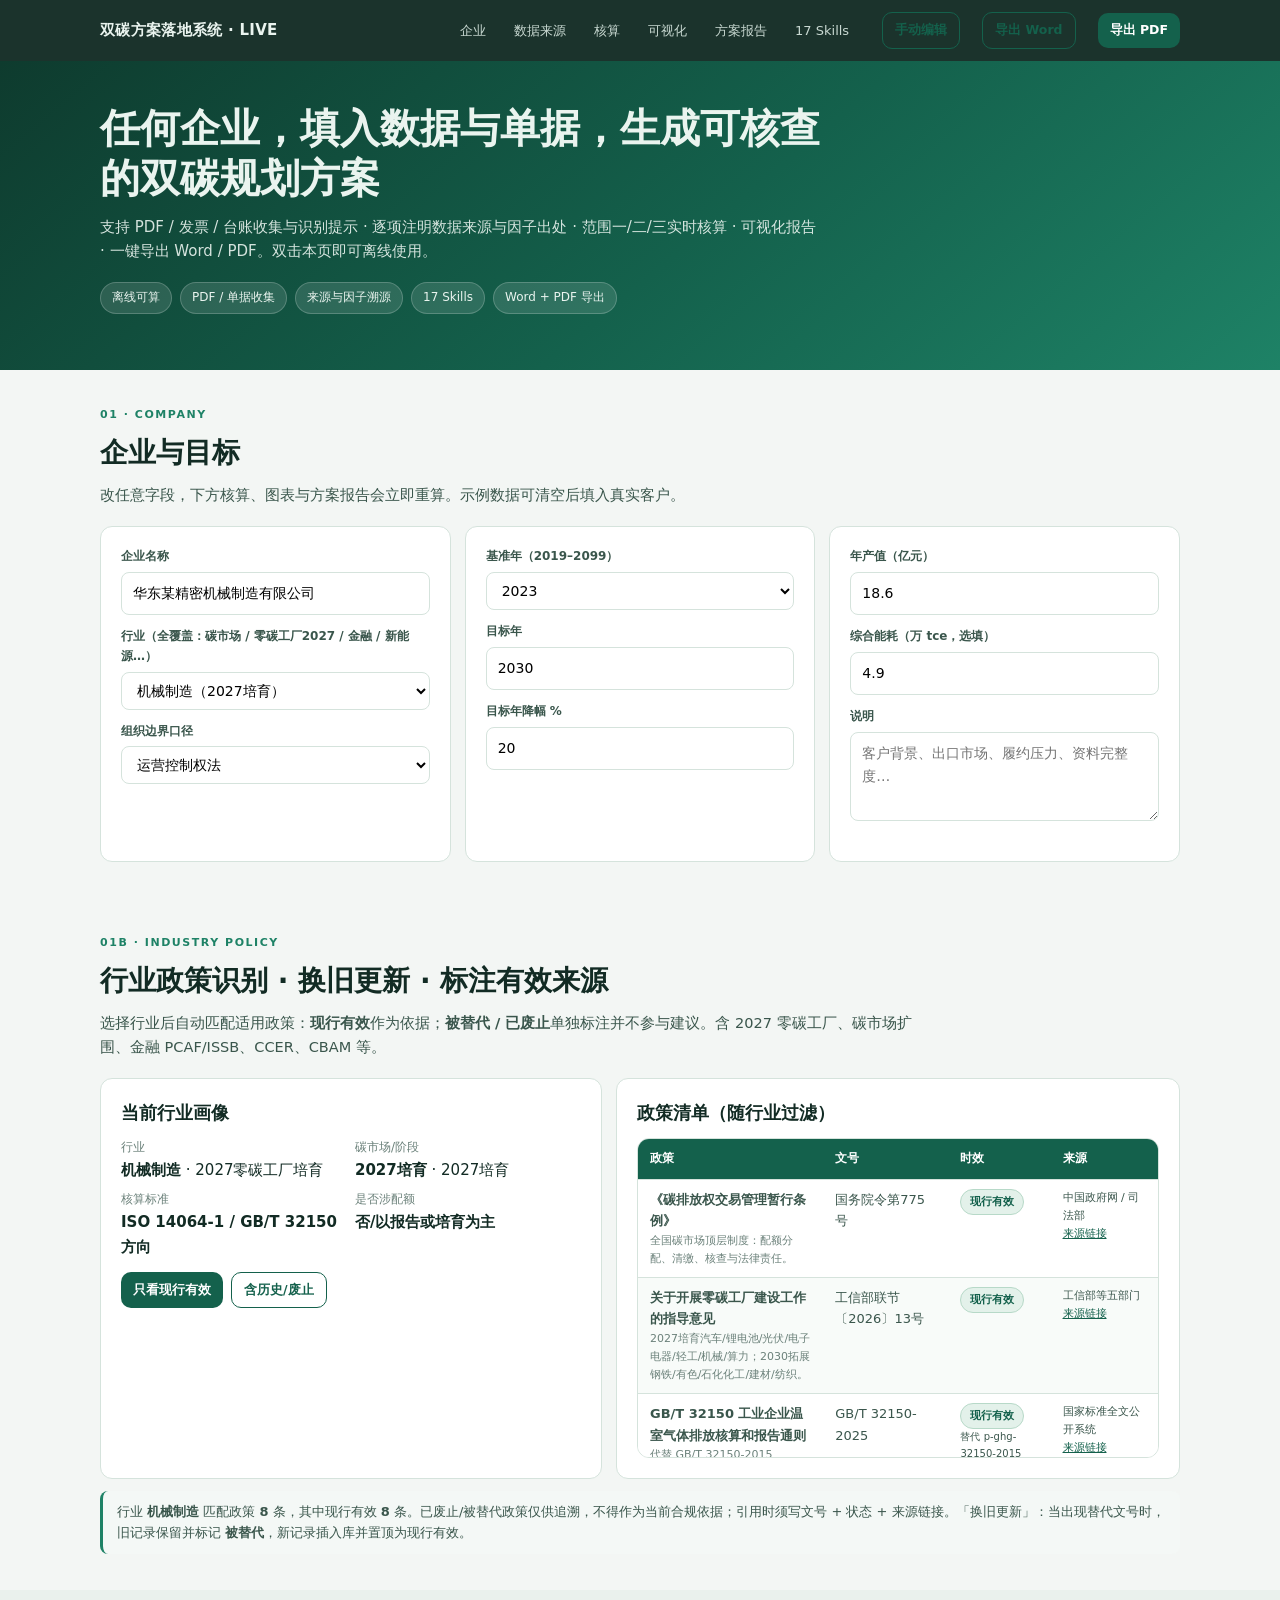
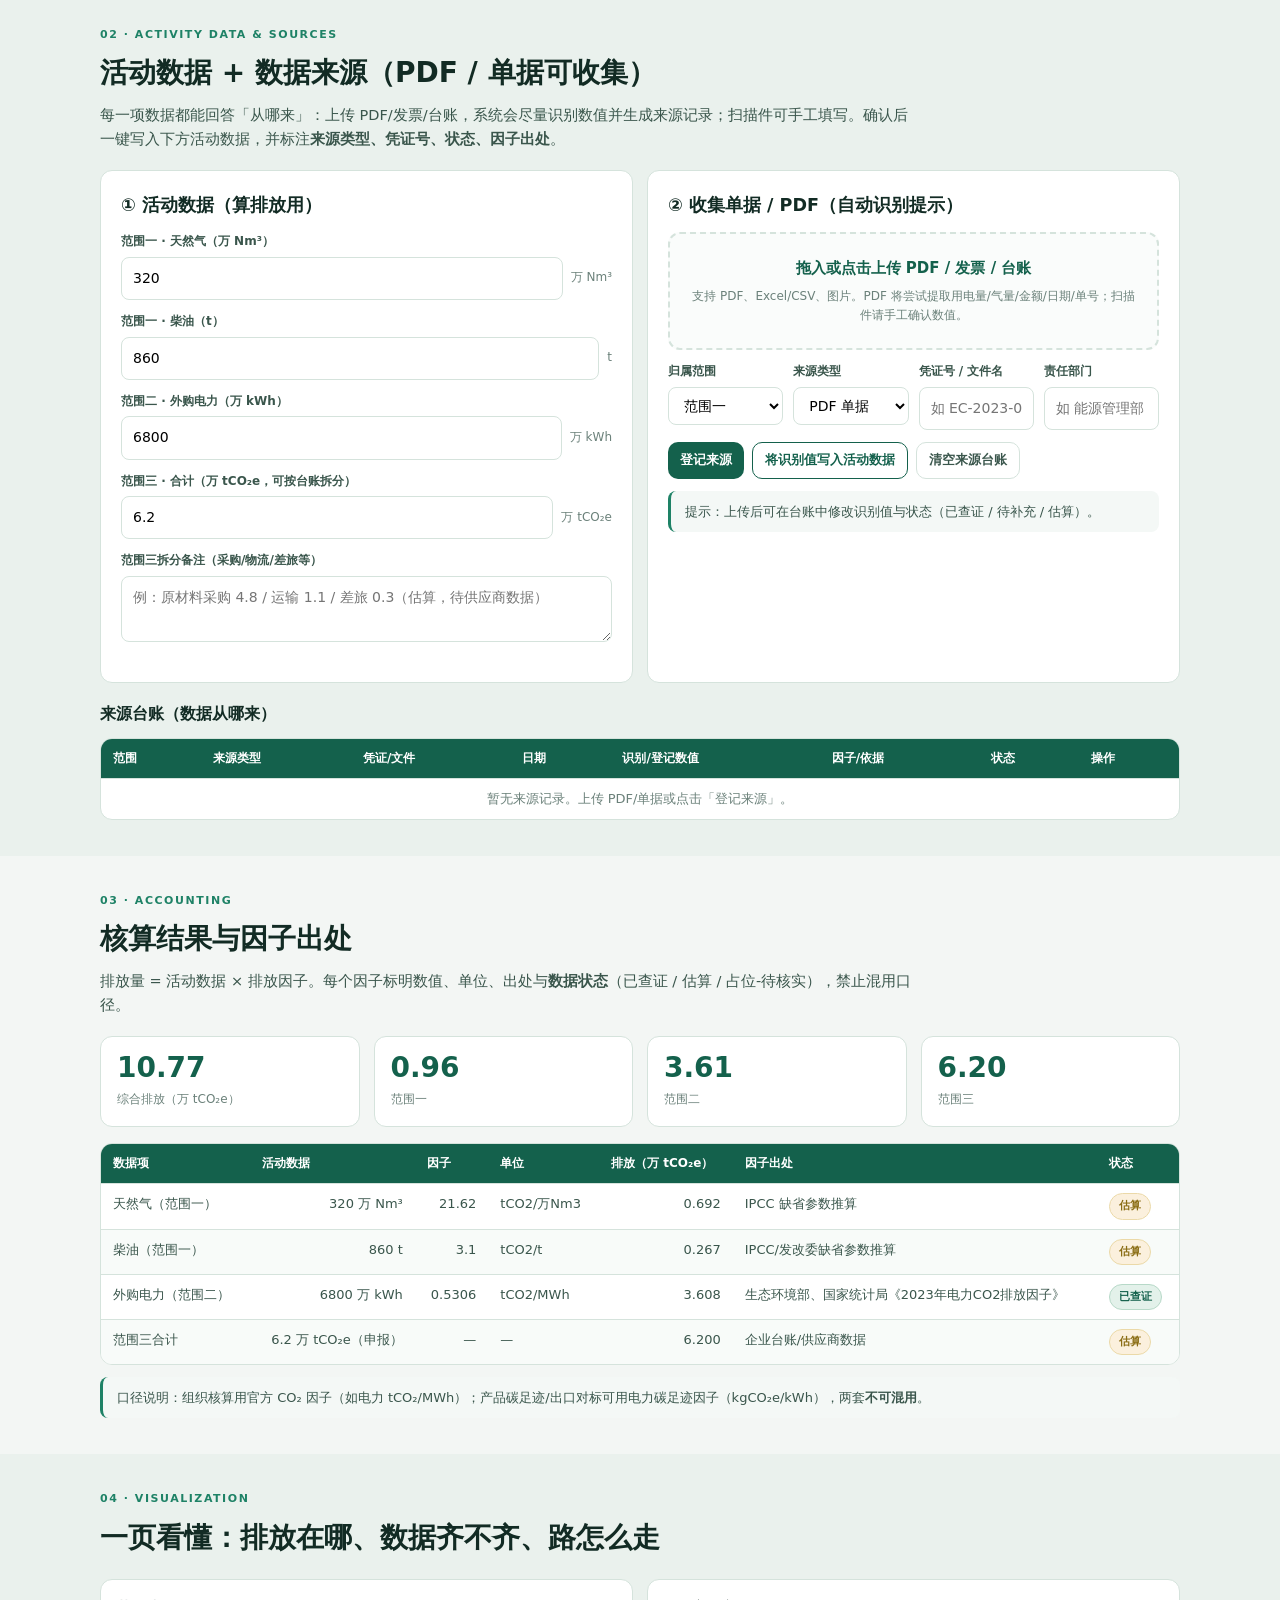
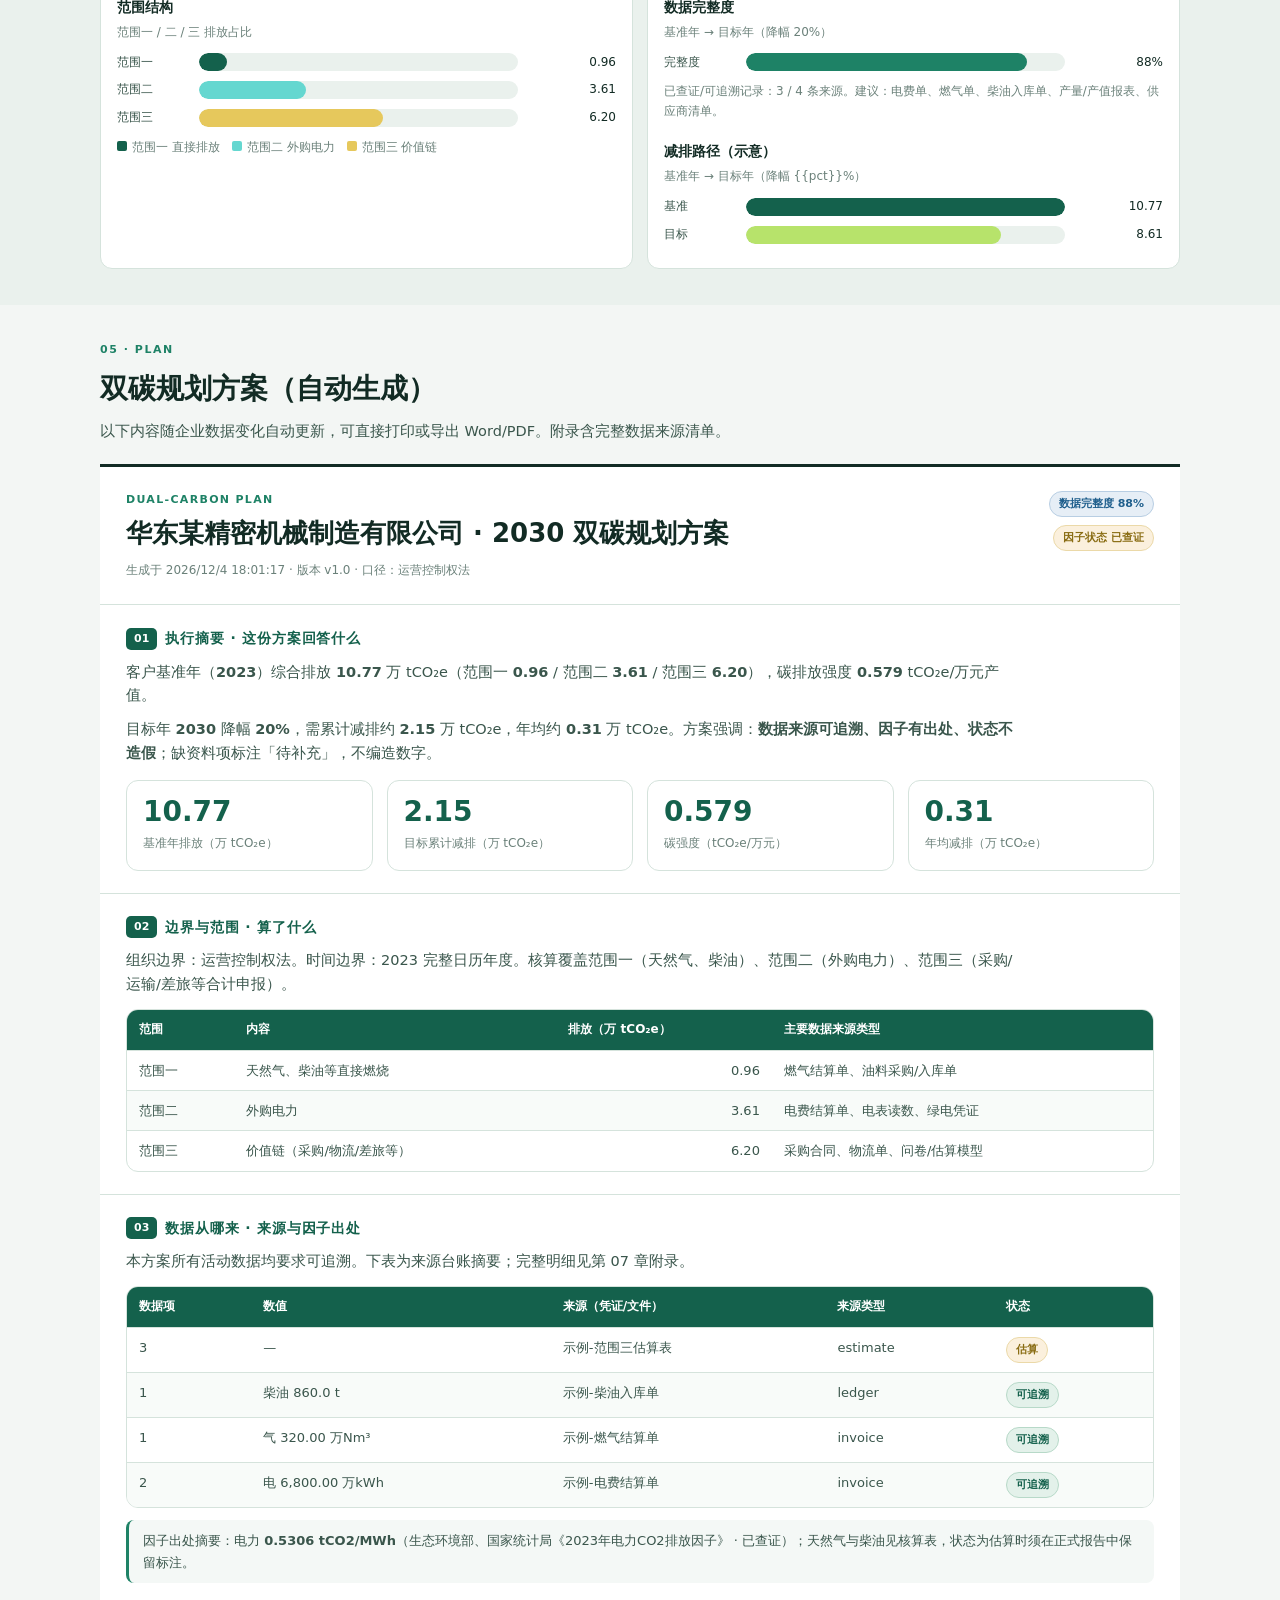
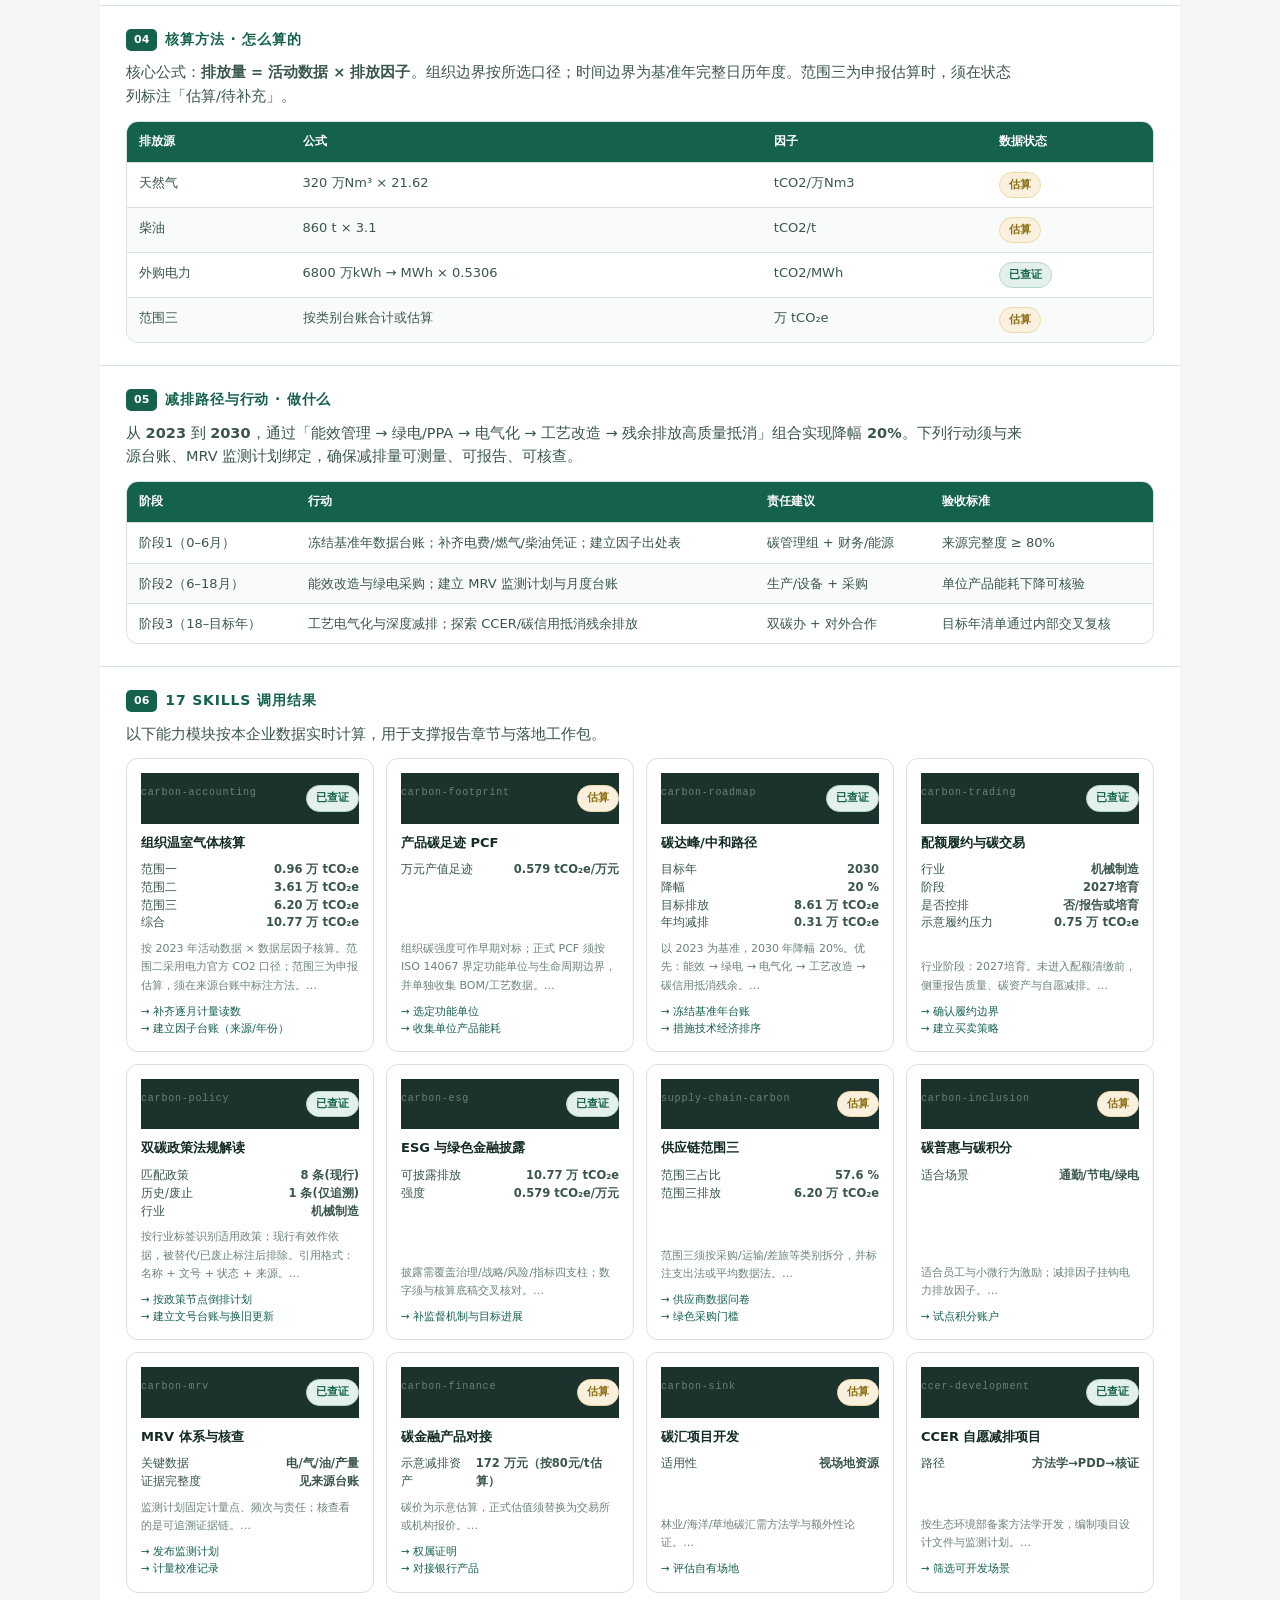
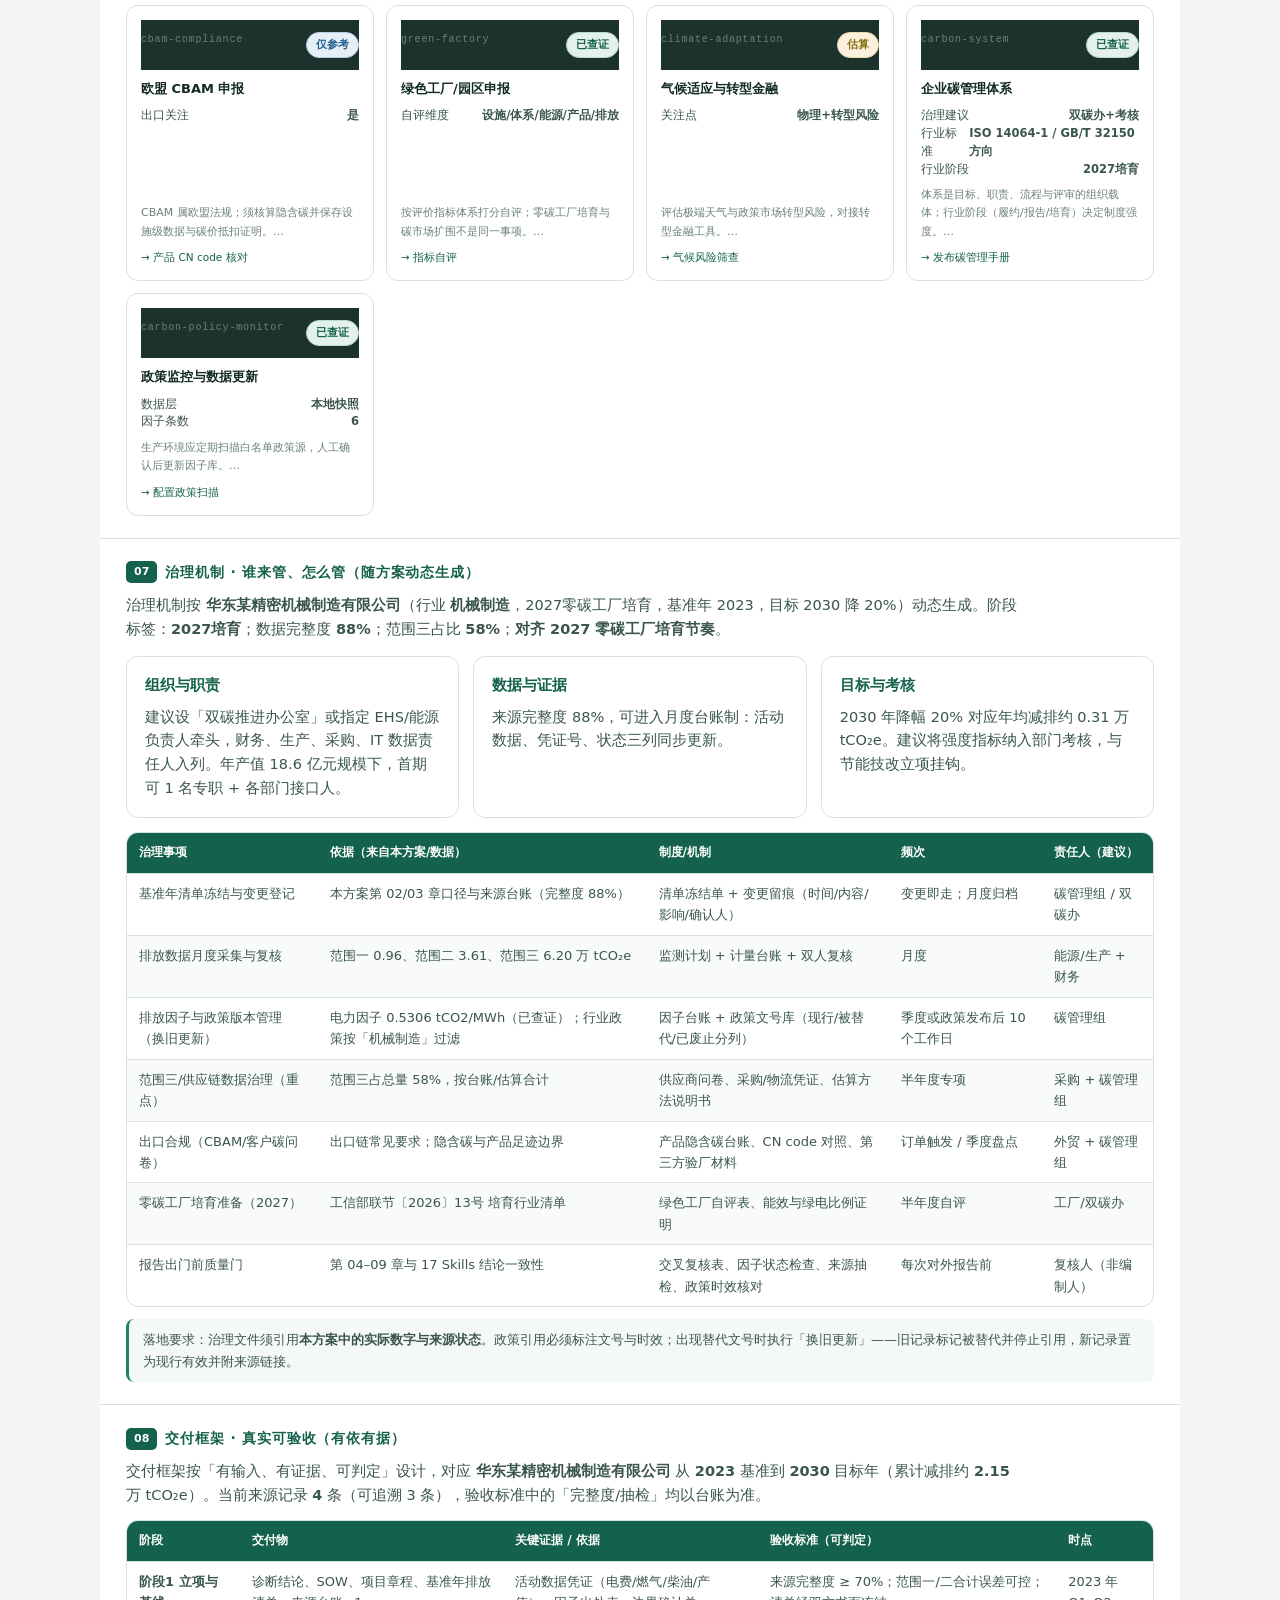
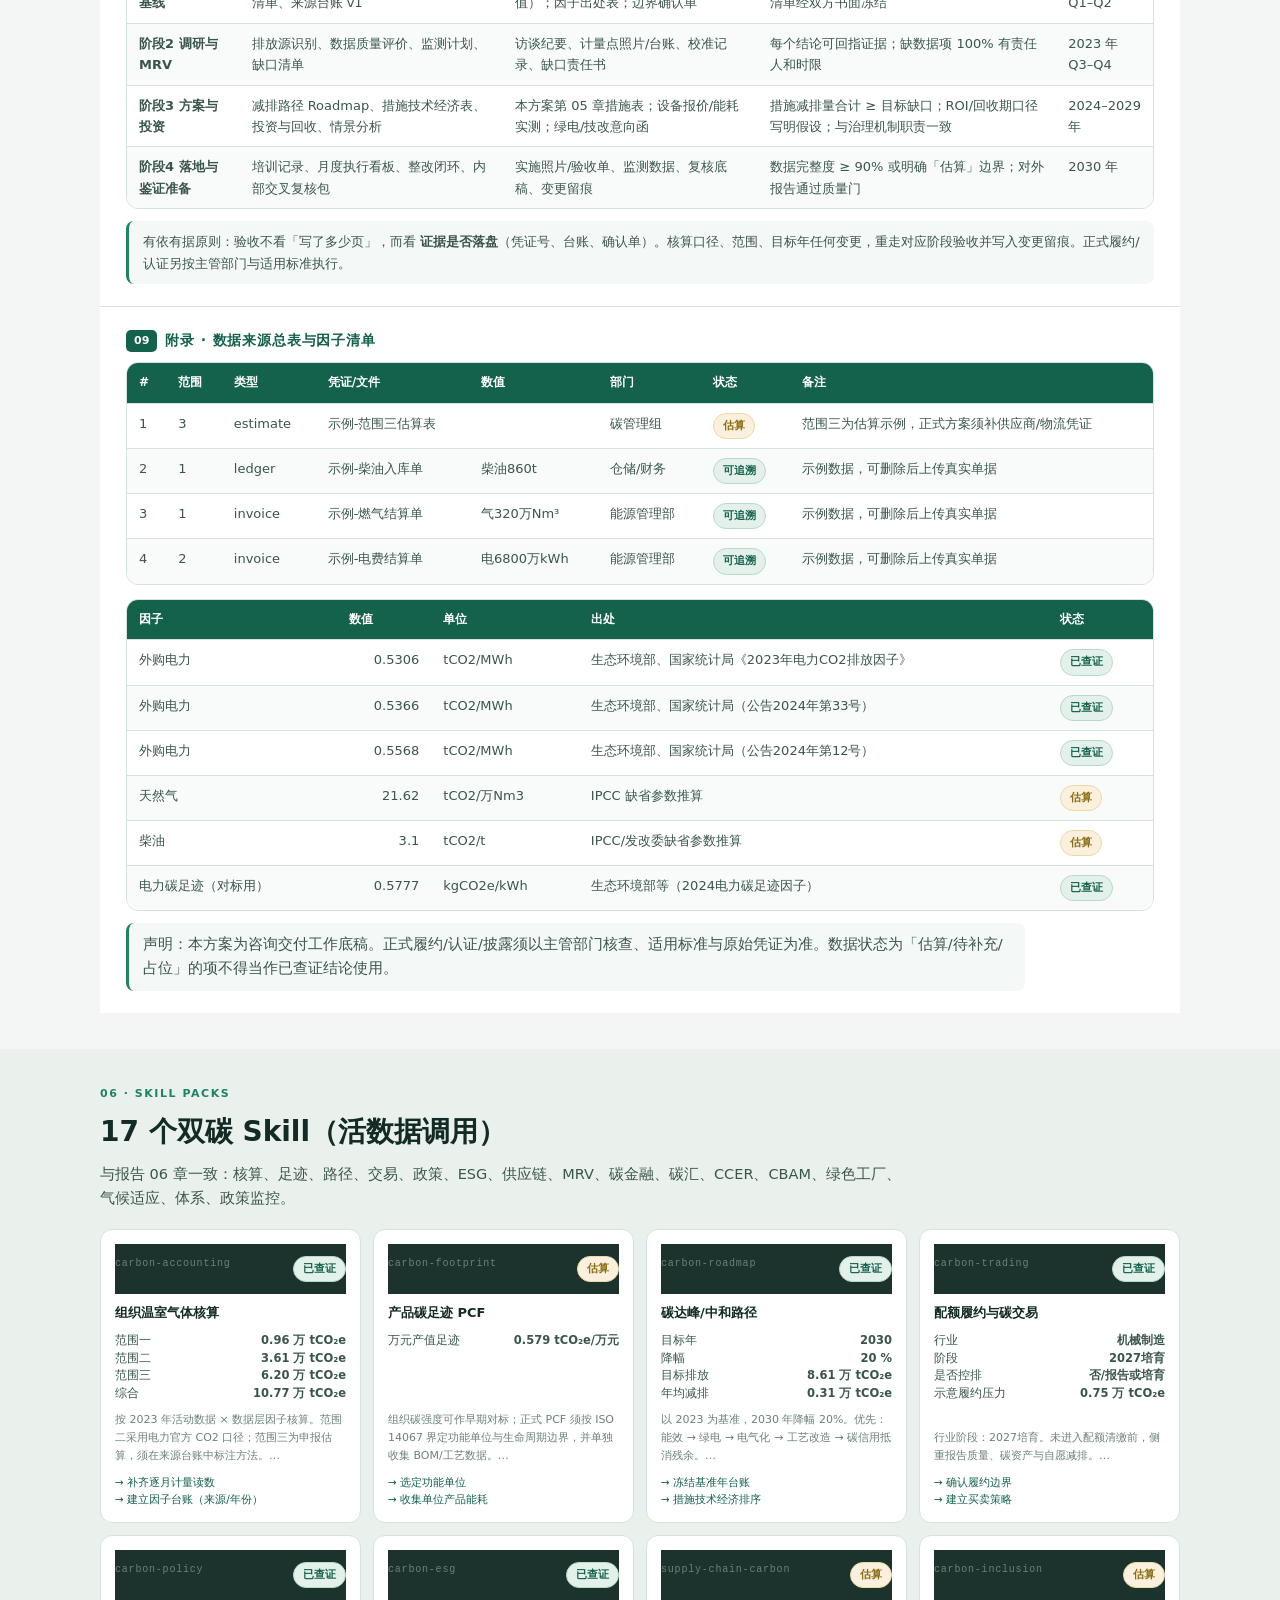
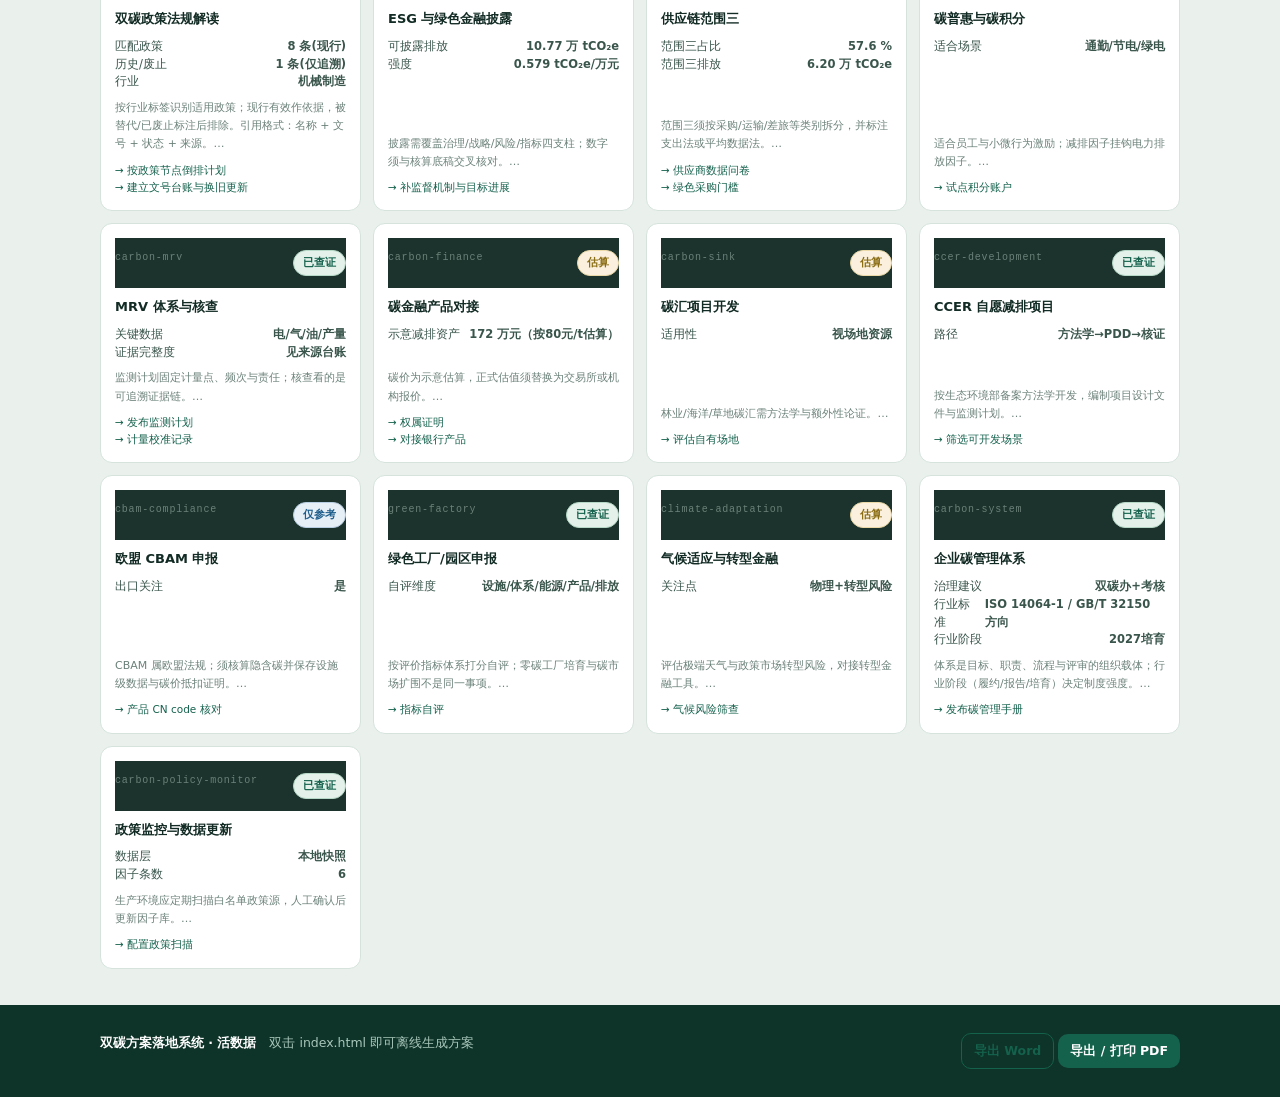
<file: legacy.html>
<!DOCTYPE html>
<html lang="zh-CN">
<head>
<meta charset="UTF-8">
<meta name="viewport" content="width=device-width, initial-scale=1">
<title>双碳方案落地系统 · 活数据规划</title>
<meta name="description" content="双击即可使用的双碳规划活页：PDF/单据收集、数据溯源、因子出处、范围一二三核算、可视化报告、17 Skills、导出 Word/PDF。">
<link rel="stylesheet" href="css/app.css">
</head>
<body>
<header class="top no-print">
  <div class="wrap">
    <div class="brand">双碳方案落地系统 · LIVE</div>
    <nav class="nav">
      <a href="#company">企业</a>
      <a href="#sources">数据来源</a>
      <a href="#calc">核算</a>
      <a href="#charts">可视化</a>
      <a href="#report">方案报告</a>
      <a href="#skills">17 Skills</a>
    </nav>
    <button class="btn btn-line btn-sm" id="btn-edit">手动编辑</button>
    <button class="btn btn-line btn-sm" id="btn-word">导出 Word</button>
    <button class="btn btn-sm" id="btn-pdf">导出 PDF</button>
  </div>
</header>

<section class="hero no-print">
  <div class="wrap">
    <h1>任何企业，填入数据与单据，生成可核查的双碳规划方案</h1>
    <p class="sub">支持 PDF / 发票 / 台账收集与识别提示 · 逐项注明数据来源与因子出处 · 范围一/二/三实时核算 · 可视化报告 · 一键导出 Word / PDF。双击本页即可离线使用。</p>
    <div class="pills">
      <span class="pill">离线可算</span>
      <span class="pill">PDF / 单据收集</span>
      <span class="pill">来源与因子溯源</span>
      <span class="pill">17 Skills</span>
      <span class="pill">Word + PDF 导出</span>
    </div>
  </div>
</section>

<!-- 企业 -->
<section id="company">
  <div class="wrap">
    <div class="sec-head">
      <div class="eyebrow">01 · Company</div>
      <h2>企业与目标</h2>
      <p>改任意字段，下方核算、图表与方案报告会立即重算。示例数据可清空后填入真实客户。</p>
    </div>
    <div class="grid g3">
      <div class="panel">
        <div class="field"><label>企业名称</label><input id="c-name" value="华东某精密机械制造有限公司"></div>
        <div class="field"><label>行业（全覆盖：碳市场 / 零碳工厂2027 / 金融 / 新能源…）</label>
          <select id="c-industry"></select>
        </div>
        <div class="field"><label>组织边界口径</label>
          <select id="c-caliber">
            <option value="ops">运营控制权法</option>
            <option value="equity">股权比例法</option>
          </select>
        </div>
      </div>
      <div class="panel">
        <div class="field"><label>基准年（2019–2099）</label>
          <select id="c-year"></select>
        </div>
        <div class="field"><label>目标年</label><input type="number" id="c-target" value="2030" min="2020" max="2099"></div>
        <div class="field"><label>目标年降幅 %</label><input type="number" id="c-reduction" value="20" min="0" max="95"></div>
      </div>
      <div class="panel">
        <div class="field"><label>年产值（亿元）</label><input type="number" id="c-output" value="18.6" step="0.1" min="0"></div>
        <div class="field"><label>综合能耗（万 tce，选填）</label><input type="number" id="c-energy" value="4.9" step="0.1" min="0"></div>
        <div class="field"><label>说明</label>
          <textarea id="c-note" rows="3" placeholder="客户背景、出口市场、履约压力、资料完整度…"></textarea>
        </div>
      </div>
    </div>
  </div>
</section>

<!-- 行业政策（动态） -->
<section id="policy-live">
  <div class="wrap">
    <div class="sec-head">
      <div class="eyebrow">01B · Industry Policy</div>
      <h2>行业政策识别 · 换旧更新 · 标注有效来源</h2>
      <p>选择行业后自动匹配适用政策：<strong>现行有效</strong>作为依据；<strong>被替代 / 已废止</strong>单独标注并不参与建议。含 2027 零碳工厂、碳市场扩围、金融 PCAF/ISSB、CCER、CBAM 等。</p>
    </div>
    <div class="grid g2">
      <div class="panel">
        <h3 style="margin-bottom:10px">当前行业画像</h3>
        <div id="industry-profile">—</div>
        <div style="margin-top:12px;display:flex;gap:8px;flex-wrap:wrap">
          <button class="btn btn-sm" id="btn-policies-only">只看现行有效</button>
          <button class="btn btn-line btn-sm" id="btn-policies-all">含历史/废止</button>
        </div>
      </div>
      <div class="panel">
        <h3 style="margin-bottom:10px">政策清单（随行业过滤）</h3>
        <div class="tbl-wrap" style="max-height:320px;overflow:auto">
          <table style="min-width:520px">
            <thead>
              <tr><th>政策</th><th>文号</th><th>时效</th><th>来源</th></tr>
            </thead>
            <tbody id="policy-tbody">
              <tr><td colspan="4">选择行业后加载…</td></tr>
            </tbody>
          </table>
        </div>
      </div>
    </div>
    <p class="note" id="policy-note">—</p>
  </div>
</section>

<!-- 活动数据 + 来源 -->
<section id="sources" style="background:#EAF1ED">
  <div class="wrap">
    <div class="sec-head">
      <div class="eyebrow">02 · Activity Data & Sources</div>
      <h2>活动数据 + 数据来源（PDF / 单据可收集）</h2>
      <p>每一项数据都能回答「从哪来」：上传 PDF/发票/台账，系统会尽量识别数值并生成来源记录；扫描件可手工填写。确认后一键写入下方活动数据，并标注<strong>来源类型、凭证号、状态、因子出处</strong>。</p>
    </div>

    <div class="grid g2">
      <div class="panel">
        <h3 style="margin-bottom:12px">① 活动数据（算排放用）</h3>
        <div class="field">
          <label>范围一 · 天然气（万 Nm³）</label>
          <div class="unit-row"><input type="number" id="a-gas" value="320" step="1" min="0"><span class="unit">万 Nm³</span></div>
        </div>
        <div class="field">
          <label>范围一 · 柴油（t）</label>
          <div class="unit-row"><input type="number" id="a-diesel" value="860" step="1" min="0"><span class="unit">t</span></div>
        </div>
        <div class="field">
          <label>范围二 · 外购电力（万 kWh）</label>
          <div class="unit-row"><input type="number" id="a-elec" value="6800" step="50" min="0"><span class="unit">万 kWh</span></div>
        </div>
        <div class="field">
          <label>范围三 · 合计（万 tCO₂e，可按台账拆分）</label>
          <div class="unit-row"><input type="number" id="a-s3" value="6.2" step="0.1" min="0"><span class="unit">万 tCO₂e</span></div>
        </div>
        <div class="field">
          <label>范围三拆分备注（采购/物流/差旅等）</label>
          <textarea id="a-s3-note" rows="2" placeholder="例：原材料采购 4.8 / 运输 1.1 / 差旅 0.3（估算，待供应商数据）"></textarea>
        </div>
      </div>

      <div class="panel">
        <h3 style="margin-bottom:12px">② 收集单据 / PDF（自动识别提示）</h3>
        <div class="drop" id="drop">
          <div class="big">拖入或点击上传 PDF / 发票 / 台账</div>
          <div class="small">支持 PDF、Excel/CSV、图片。PDF 将尝试提取用电量/气量/金额/日期/单号；扫描件请手工确认数值。</div>
          <input type="file" id="file-input" multiple accept=".pdf,.xlsx,.xls,.csv,.jpg,.jpeg,.png,.webp" style="display:none">
        </div>
        <div class="src-form">
          <div class="field"><label>归属范围</label>
            <select id="src-scope">
              <option value="1">范围一</option>
              <option value="2">范围二</option>
              <option value="3">范围三</option>
              <option value="meta">产量/产值等</option>
            </select>
          </div>
          <div class="field"><label>来源类型</label>
            <select id="src-type">
              <option value="pdf">PDF 单据</option>
              <option value="invoice">发票/结算单</option>
              <option value="ledger">台账/Excel</option>
              <option value="system">系统导出</option>
              <option value="survey">问卷/访谈</option>
              <option value="public">公开披露</option>
              <option value="manual">人工录入</option>
            </select>
          </div>
          <div class="field"><label>凭证号 / 文件名</label><input id="src-doc" placeholder="如 EC-2023-041"></div>
          <div class="field"><label>责任部门</label><input id="src-dept" placeholder="如 能源管理部"></div>
        </div>
        <div style="display:flex;gap:8px;flex-wrap:wrap">
          <button class="btn btn-sm" id="btn-add-source">登记来源</button>
          <button class="btn btn-line btn-sm" id="btn-apply-guess">将识别值写入活动数据</button>
          <button class="btn btn-ghost btn-sm" id="btn-clear-sources">清空来源台账</button>
        </div>
        <p class="note" id="src-hint">提示：上传后可在台账中修改识别值与状态（已查证 / 待补充 / 估算）。</p>
      </div>
    </div>

    <div style="margin-top:18px">
      <div style="display:flex;justify-content:space-between;align-items:center;gap:12px;flex-wrap:wrap;margin-bottom:10px">
        <h3 style="font-size:16px">来源台账（数据从哪来）</h3>
        <div class="chips" id="src-stats" style="display:flex;gap:8px;flex-wrap:wrap"></div>
      </div>
      <div class="tbl-wrap">
        <table id="src-table">
          <thead>
            <tr>
              <th>范围</th><th>来源类型</th><th>凭证/文件</th><th>日期</th>
              <th>识别/登记数值</th><th>因子/依据</th><th>状态</th><th>操作</th>
            </tr>
          </thead>
          <tbody id="src-tbody">
            <tr><td colspan="8" style="text-align:center;color:#6B817A">暂无来源记录。上传 PDF/单据或点击「登记来源」。</td></tr>
          </tbody>
        </table>
      </div>
    </div>
  </div>
</section>

<!-- 核算 -->
<section id="calc">
  <div class="wrap">
    <div class="sec-head">
      <div class="eyebrow">03 · Accounting</div>
      <h2>核算结果与因子出处</h2>
      <p>排放量 = 活动数据 × 排放因子。每个因子标明数值、单位、出处与<strong>数据状态</strong>（已查证 / 估算 / 占位-待核实），禁止混用口径。</p>
    </div>
    <div class="grid g4" id="kpis">
      <div class="kpi"><div class="v" id="k-total">—</div><div class="l">综合排放（万 tCO₂e）</div></div>
      <div class="kpi"><div class="v" id="k-s1">—</div><div class="l">范围一</div></div>
      <div class="kpi"><div class="v" id="k-s2">—</div><div class="l">范围二</div></div>
      <div class="kpi"><div class="v" id="k-s3">—</div><div class="l">范围三</div></div>
    </div>

    <div class="tbl-wrap" style="margin-top:16px">
      <table>
        <thead>
          <tr><th>数据项</th><th>活动数据</th><th>因子</th><th>单位</th><th>排放（万 tCO₂e）</th><th>因子出处</th><th>状态</th></tr>
        </thead>
        <tbody id="factor-tbody"></tbody>
      </table>
    </div>
    <p class="note">口径说明：组织核算用官方 CO₂ 因子（如电力 tCO₂/MWh）；产品碳足迹/出口对标可用电力碳足迹因子（kgCO₂e/kWh），两套<strong>不可混用</strong>。</p>
  </div>
</section>

<!-- 可视化 -->
<section id="charts" style="background:#EAF1ED">
  <div class="wrap">
    <div class="sec-head">
      <div class="eyebrow">04 · Visualization</div>
      <h2>一页看懂：排放在哪、数据齐不齐、路怎么走</h2>
    </div>
    <div class="grid g2">
      <div class="chart-box">
        <h3>范围结构</h3>
        <div class="cap">范围一 / 二 / 三 排放占比</div>
        <div class="bar-row"><div class="bar-label">范围一</div><div class="bar-track"><div class="bar-fill" id="bar-s1" style="width:0"></div></div><div class="bar-val" id="val-s1">—</div></div>
        <div class="bar-row"><div class="bar-label">范围二</div><div class="bar-track"><div class="bar-fill s2" id="bar-s2" style="width:0"></div></div><div class="bar-val" id="val-s2">—</div></div>
        <div class="bar-row"><div class="bar-label">范围三</div><div class="bar-track"><div class="bar-fill s3" id="bar-s3" style="width:0"></div></div><div class="bar-val" id="val-s3">—</div></div>
        <div class="legend">
          <span><i style="background:#14614C"></i>范围一 直接排放</span>
          <span><i style="background:#65D7D0"></i>范围二 外购电力</span>
          <span><i style="background:#E6C85C"></i>范围三 价值链</span>
        </div>
      </div>
      <div class="chart-box">
        <h3>数据完整度</h3>
        <div class="cap">按来源台账状态估算（已查证/可追溯计满分）</div>
        <div class="bar-row"><div class="bar-label">完整度</div><div class="bar-track"><div class="bar-fill" id="bar-complete" style="width:0;background:#1E8266"></div></div><div class="bar-val" id="val-complete">—</div></div>
        <div class="legend" id="complete-legend">上传并确认单据后，完整度上升。</div>
        <h3 style="margin-top:18px">减排路径（示意）</h3>
        <div class="cap">基准年 → 目标年（降幅 {{pct}}%）</div>
        <div class="bar-row"><div class="bar-label">基准</div><div class="bar-track"><div class="bar-fill" id="bar-base" style="width:100%"></div></div><div class="bar-val" id="val-base">—</div></div>
        <div class="bar-row"><div class="bar-label">目标</div><div class="bar-track"><div class="bar-fill" id="bar-target" style="width:0;background:#B7E36B"></div></div><div class="bar-val" id="val-target">—</div></div>
      </div>
    </div>
  </div>
</section>

<!-- 方案报告 -->
<section id="report-wrap">
  <div class="wrap">
    <div class="sec-head no-print">
      <div class="eyebrow">05 · Plan</div>
      <h2>双碳规划方案（自动生成）</h2>
      <p>以下内容随企业数据变化自动更新，可直接打印或导出 Word/PDF。附录含完整数据来源清单。</p>
    </div>

    <article class="report" id="report">
      <div class="report-hd">
        <div>
          <div style="font-size:11px;letter-spacing:.12em;color:#1E8266;font-weight:700">DUAL-CARBON PLAN</div>
          <h3 id="r-title" style="margin-top:8px">企业 · 双碳规划方案</h3>
          <div style="margin-top:10px;font-size:12px;color:#6B817A">
            <span id="r-stamp"></span> · 版本 v1.0 · 口径：<span id="r-caliber">运营控制权法</span>
          </div>
        </div>
        <div style="display:flex;flex-direction:column;gap:8px;align-items:flex-end">
          <span class="chip chip-info" id="r-complete">数据完整度 —</span>
          <span class="chip chip-warn" id="r-warn">因子待核实 —</span>
        </div>
      </div>

      <div class="rsec">
        <h4><span class="n">01</span>执行摘要 · 这份方案回答什么</h4>
        <p id="exec-1">—</p>
        <p id="exec-2">—</p>
        <div class="grid g4" style="margin-top:14px">
          <div class="kpi"><div class="v" id="e-total">—</div><div class="l">基准年排放（万 tCO₂e）</div></div>
          <div class="kpi"><div class="v" id="e-cut">—</div><div class="l">目标累计减排（万 tCO₂e）</div></div>
          <div class="kpi"><div class="v" id="e-int">—</div><div class="l">碳强度（tCO₂e/万元）</div></div>
          <div class="kpi"><div class="v" id="e-annual">—</div><div class="l">年均减排（万 tCO₂e）</div></div>
        </div>
      </div>

      <div class="rsec">
        <h4><span class="n">02</span>边界与范围 · 算了什么</h4>
        <p id="scope-text">—</p>
        <div class="tbl-wrap" style="margin-top:12px">
          <table>
            <thead><tr><th>范围</th><th>内容</th><th>排放（万 tCO₂e）</th><th>主要数据来源类型</th></tr></thead>
            <tbody id="scope-tbody"></tbody>
          </table>
        </div>
      </div>

      <div class="rsec">
        <h4><span class="n">03</span>数据从哪来 · 来源与因子出处</h4>
        <p>本方案所有活动数据均要求可追溯。下表为来源台账摘要；完整明细见第 07 章附录。</p>
        <div class="tbl-wrap" style="margin-top:12px">
          <table>
            <thead><tr><th>数据项</th><th>数值</th><th>来源（凭证/文件）</th><th>来源类型</th><th>状态</th></tr></thead>
            <tbody id="source-tbody"></tbody>
          </table>
        </div>
        <div class="note" id="factor-note">—</div>
      </div>

      <div class="rsec">
        <h4><span class="n">04</span>核算方法 · 怎么算的</h4>
        <p>核心公式：<strong>排放量 = 活动数据 × 排放因子</strong>。组织边界按所选口径；时间边界为基准年完整日历年度。范围三为申报估算时，须在状态列标注「估算/待补充」。</p>
        <div class="tbl-wrap" style="margin-top:12px">
          <table>
            <thead><tr><th>排放源</th><th>公式</th><th>因子</th><th>数据状态</th></tr></thead>
            <tbody id="method-tbody"></tbody>
          </table>
        </div>
      </div>

      <div class="rsec">
        <h4><span class="n">05</span>减排路径与行动 · 做什么</h4>
        <p id="roadmap-text">—</p>
        <div class="tbl-wrap" style="margin-top:12px">
          <table>
            <thead><tr><th>阶段</th><th>行动</th><th>责任建议</th><th>验收标准</th></tr></thead>
            <tbody id="action-tbody"></tbody>
          </table>
        </div>
      </div>

      <div class="rsec">
        <h4><span class="n">06</span>17 Skills 调用结果</h4>
        <p>以下能力模块按本企业数据实时计算，用于支撑报告章节与落地工作包。</p>
        <div class="skill-grid" id="skills-grid"></div>
      </div>

      <div class="rsec">
        <h4><span class="n">07</span>治理机制 · 谁来管、怎么管（随方案动态生成）</h4>
        <p id="gov-intro">—</p>
        <div class="grid g3" style="margin-top:14px" id="gov-cards"></div>
        <div class="tbl-wrap" style="margin-top:14px">
          <table>
            <thead><tr><th>治理事项</th><th>依据（来自本方案/数据）</th><th>制度/机制</th><th>频次</th><th>责任人（建议）</th></tr></thead>
            <tbody id="gov-tbody"></tbody>
          </table>
        </div>
        <div class="note" id="gov-note">—</div>
      </div>

      <div class="rsec">
        <h4><span class="n">08</span>交付框架 · 真实可验收（有依有据）</h4>
        <p id="del-intro">—</p>
        <div class="tbl-wrap" style="margin-top:12px">
          <table>
            <thead><tr><th>阶段</th><th>交付物</th><th>关键证据 / 依据</th><th>验收标准（可判定）</th><th>时点</th></tr></thead>
            <tbody id="del-tbody"></tbody>
          </table>
        </div>
        <div class="note" id="del-note">—</div>
      </div>

      <div class="rsec" style="border-bottom:0">
        <h4><span class="n">09</span>附录 · 数据来源总表与因子清单</h4>
        <div class="tbl-wrap">
          <table>
            <thead><tr><th>#</th><th>范围</th><th>类型</th><th>凭证/文件</th><th>数值</th><th>部门</th><th>状态</th><th>备注</th></tr></thead>
            <tbody id="appendix-tbody"></tbody>
          </table>
        </div>
        <div class="tbl-wrap" style="margin-top:14px">
          <table>
            <thead><tr><th>因子</th><th>数值</th><th>单位</th><th>出处</th><th>状态</th></tr></thead>
            <tbody id="appendix-factor-tbody"></tbody>
          </table>
        </div>
        <p class="note">声明：本方案为咨询交付工作底稿。正式履约/认证/披露须以主管部门核查、适用标准与原始凭证为准。数据状态为「估算/待补充/占位」的项不得当作已查证结论使用。</p>
      </div>
    </article>
  </div>
</section>

<section id="skills" class="no-print" style="background:#EAF1ED">
  <div class="wrap">
    <div class="sec-head">
      <div class="eyebrow">06 · Skill Packs</div>
      <h2>17 个双碳 Skill（活数据调用）</h2>
      <p>与报告 06 章一致：核算、足迹、路径、交易、政策、ESG、供应链、MRV、碳金融、碳汇、CCER、CBAM、绿色工厂、气候适应、体系、政策监控。</p>
    </div>
    <div class="skill-grid" id="skills-grid-2"></div>
  </div>
</section>

<footer>
  <div class="wrap" style="display:flex;flex-wrap:wrap;gap:12px;justify-content:space-between">
    <div><b>双碳方案落地系统 · 活数据</b>　双击 index.html 即可离线生成方案</div>
    <div class="actions no-print">
      <button class="btn btn-line btn-sm" id="btn-word-2">导出 Word</button>
      <button class="btn btn-sm" id="btn-pdf-2">导出 / 打印 PDF</button>
    </div>
  </div>
</footer>

<script src="js/data.js"></script>
<script src="js/engine.js"></script>
<script src="js/sources.js"></script>
<script src="js/export.js"></script>
<script src="js/app.js"></script>
<script src="js/edit.js"></script>
</body>
</html>
</file>
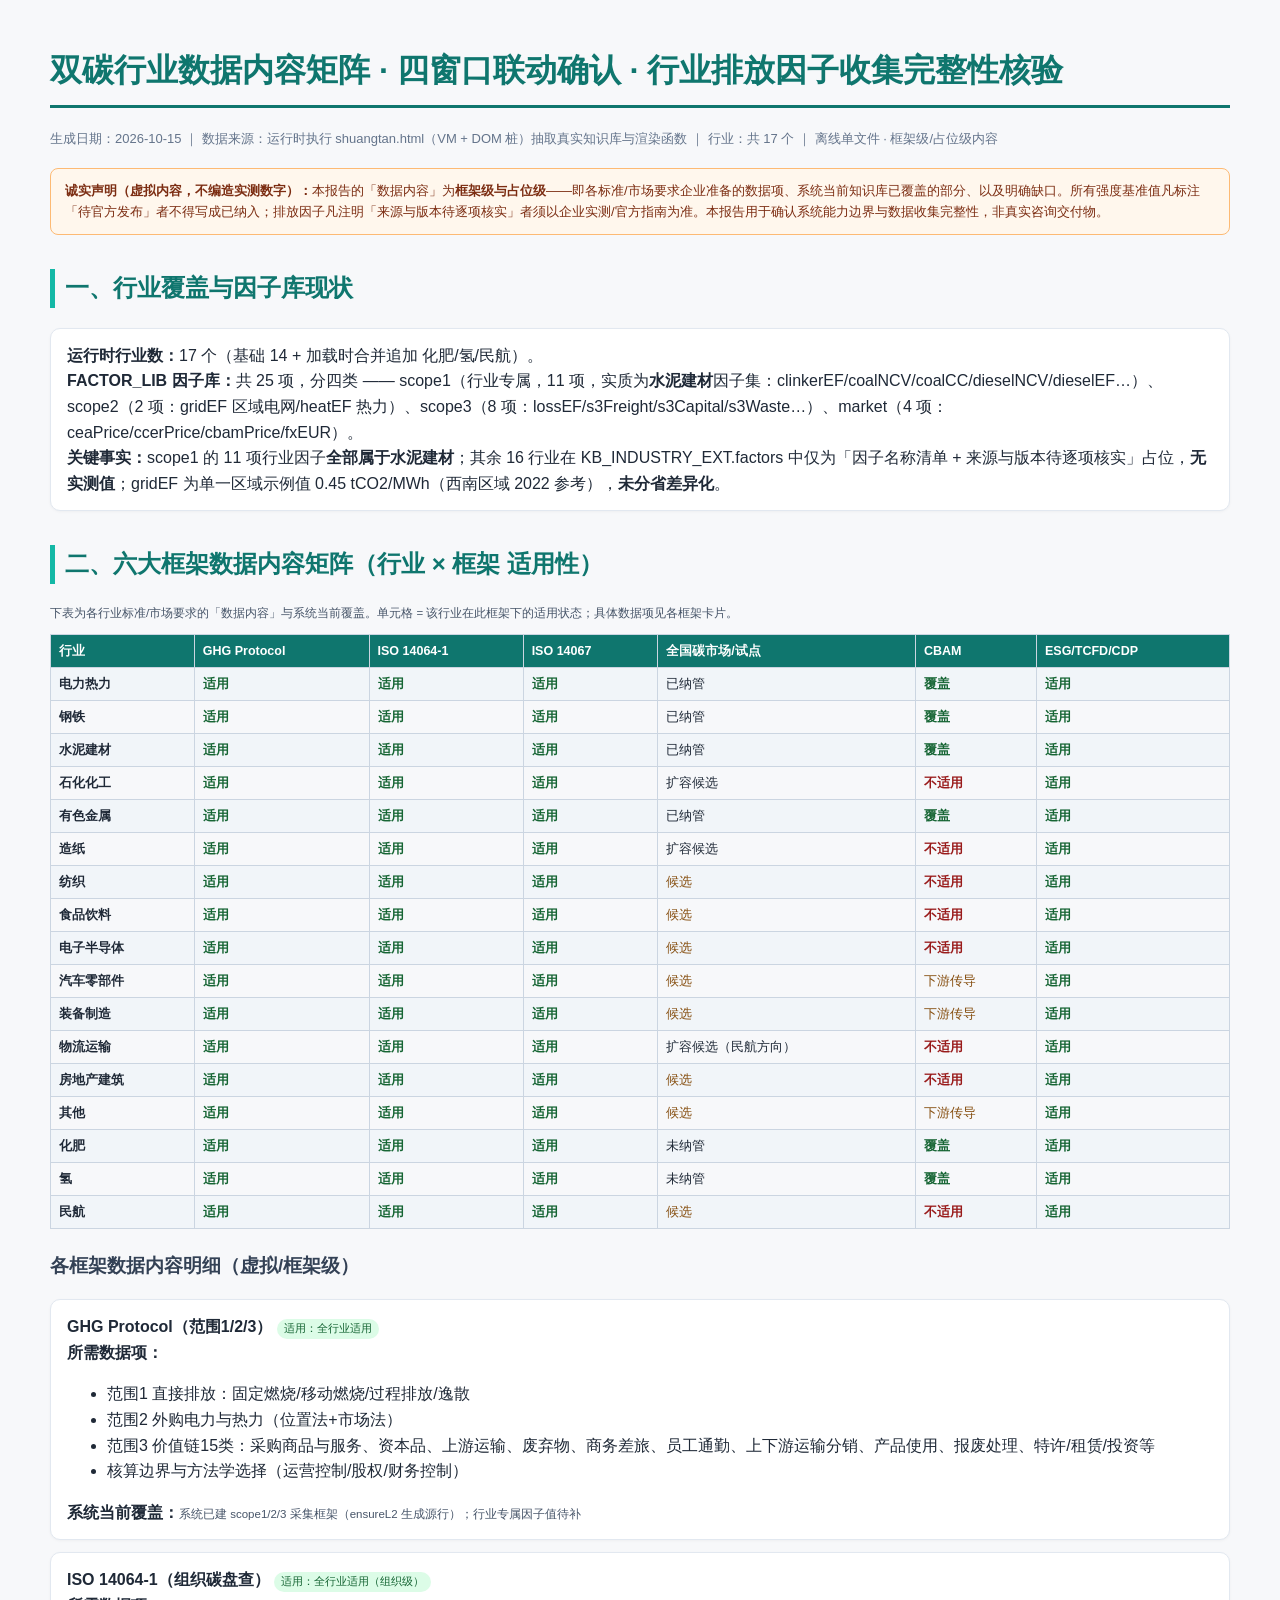
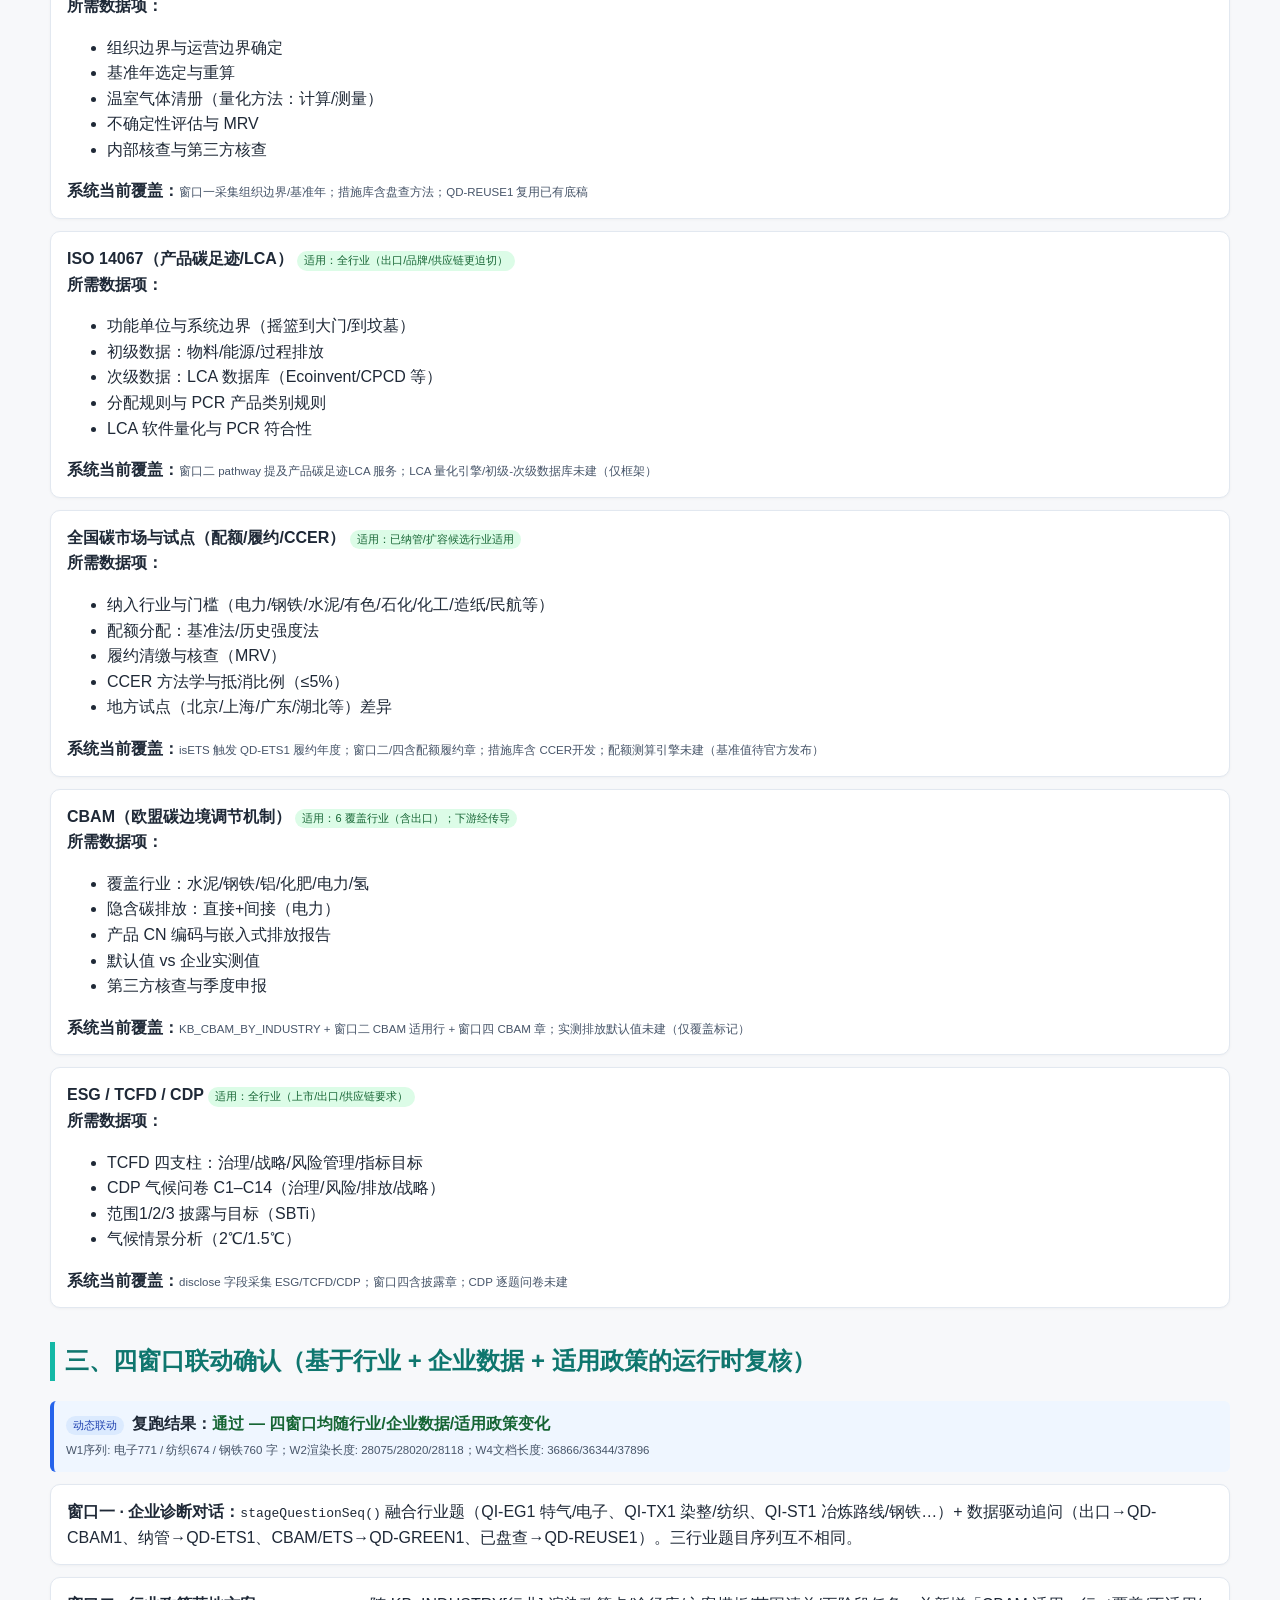
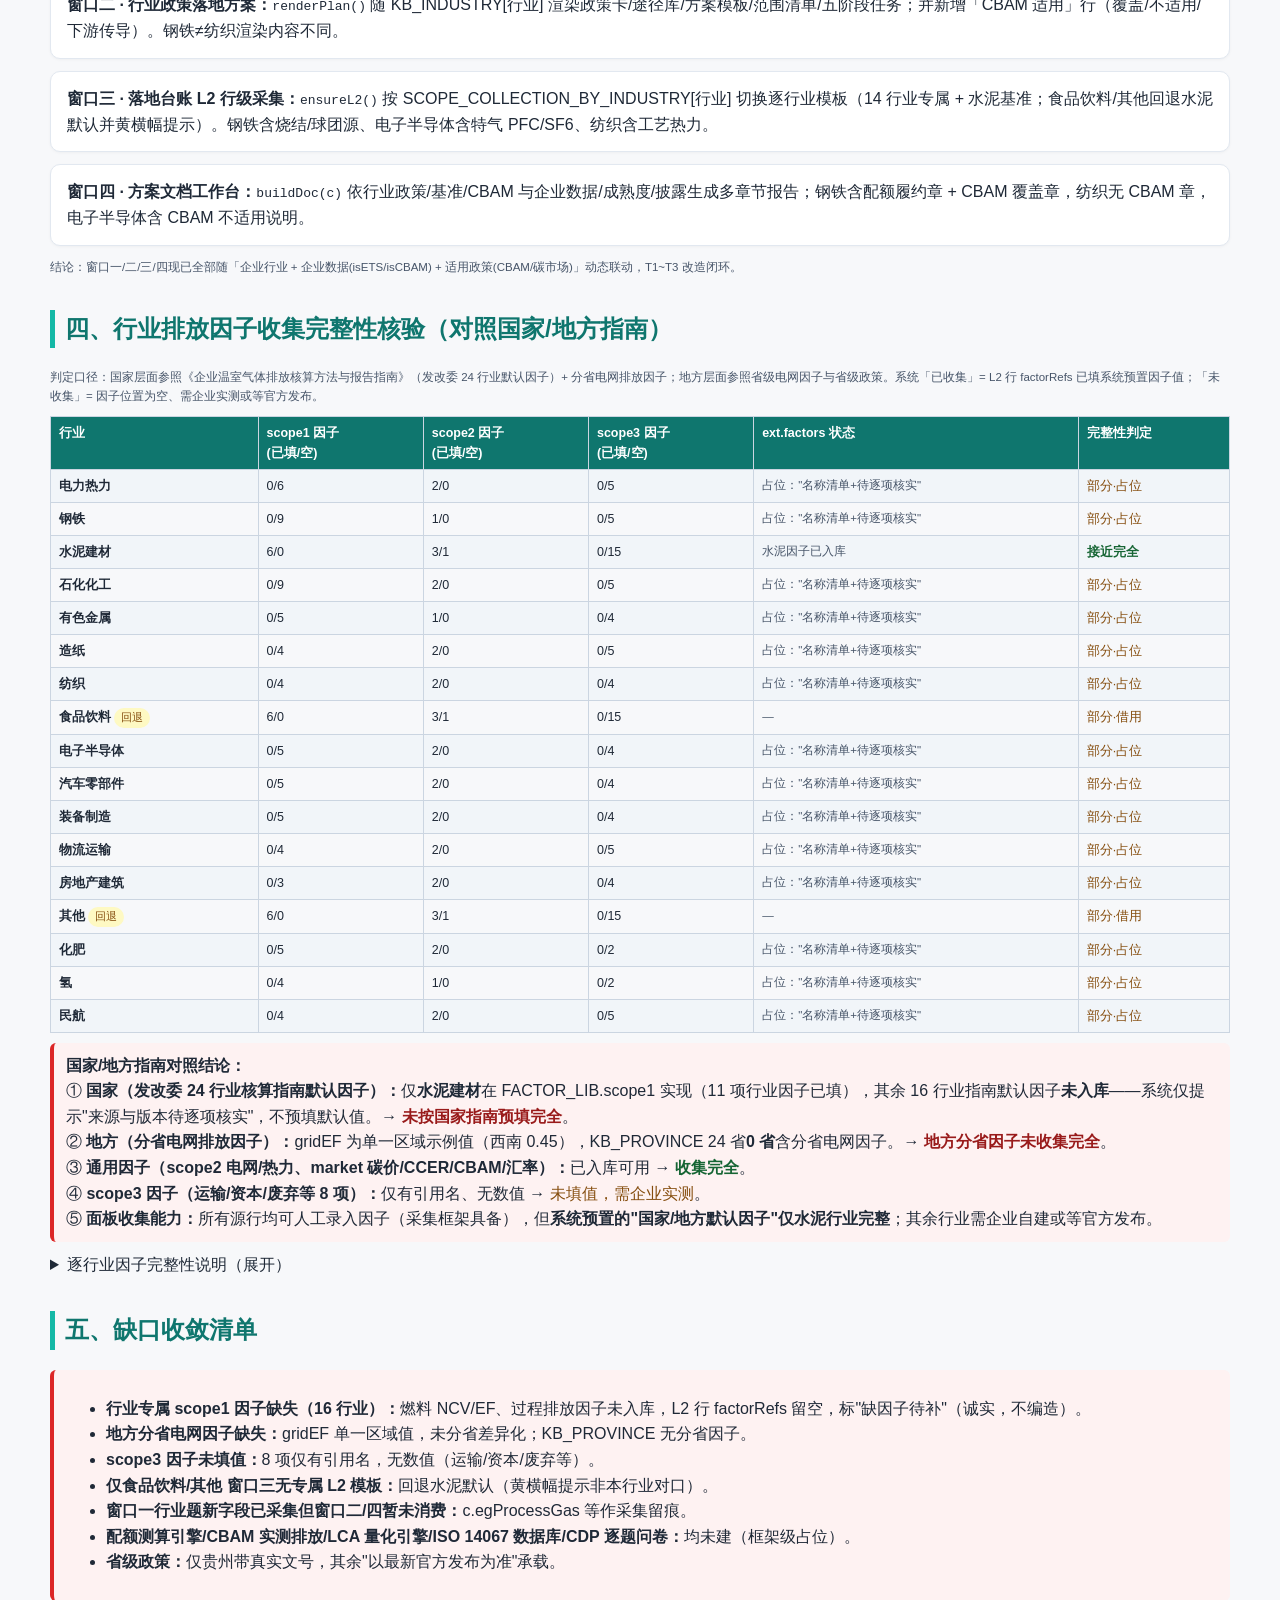
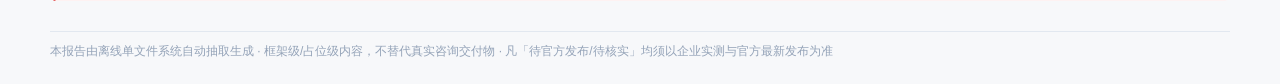
<file: reports/双碳行业数据内容矩阵与四窗口联动及因子完整性核验.html>
<!DOCTYPE html><html lang="zh-CN"><head><meta charset="utf-8"><meta name="viewport" content="width=device-width,initial-scale=1"><title>双碳行业数据内容矩阵与四窗口联动及因子完整性核验</title>
<style>body{font-family:-apple-system,"Microsoft YaHei",sans-serif;max-width:1180px;margin:0 auto;padding:24px;color:#1f2937;line-height:1.6;background:#f7f8fa}
h1{color:#0f766e;border-bottom:3px solid #0f766e;padding-bottom:8px}h2{color:#0f766e;margin-top:34px;border-left:5px solid #14b8a6;padding-left:10px}h3{color:#334155;margin-top:22px}
.sub{color:#64748b;font-size:13px;margin:6px 0 18px}.note{background:#fff7ed;border:1px solid #fdba74;padding:12px 14px;border-radius:8px;font-size:13px;margin:14px 0;color:#7c2d12}
.tag{display:inline-block;font-size:11px;padding:1px 7px;border-radius:10px;margin-right:4px}.cov{background:#dcfce7;color:#166534}.dyn{background:#dbeafe;color:#1e40af}.gap{background:#fee2e2;color:#991b1b}.part{background:#fef9c3;color:#854d0e}
table{border-collapse:collapse;width:100%;font-size:12.5px;margin:10px 0}th,td{border:1px solid #cbd5e1;padding:6px 8px;text-align:left;vertical-align:top}th{background:#0f766e;color:#fff}tr:nth-child(even){background:#f1f5f9}
.ok{color:#166534;font-weight:600}.no{color:#991b1b;font-weight:600}.pend{color:#854d0e}.small{font-size:11.5px;color:#475569}.card{background:#fff;border:1px solid #e2e8f0;border-radius:10px;padding:14px 16px;margin:12px 0;box-shadow:0 1px 3px rgba(0,0,0,.04)}
.sec-dyn{background:#eff6ff;border-left:4px solid #2563eb;padding:10px 12px;border-radius:6px;margin:10px 0}.sec-gap{background:#fef2f2;border-left:4px solid #dc2626;padding:10px 12px;border-radius:6px;margin:10px 0}
.foot{margin-top:30px;color:#94a3b8;font-size:12px;border-top:1px solid #e2e8f0;padding-top:10px}</style></head><body>
<h1>双碳行业数据内容矩阵 · 四窗口联动确认 · 行业排放因子收集完整性核验</h1>
<div class="sub">生成日期：2026-10-15 ｜ 数据来源：运行时执行 shuangtan.html（VM + DOM 桩）抽取真实知识库与渲染函数 ｜ 行业：共 17 个 ｜ 离线单文件 · 框架级/占位级内容</div>
<div class="note"><b>诚实声明（虚拟内容，不编造实测数字）：</b>本报告的「数据内容」为<b>框架级与占位级</b>——即各标准/市场要求企业准备的数据项、系统当前知识库已覆盖的部分、以及明确缺口。所有强度基准值凡标注「待官方发布」者不得写成已纳入；排放因子凡注明「来源与版本待逐项核实」者须以企业实测/官方指南为准。本报告用于确认系统能力边界与数据收集完整性，非真实咨询交付物。</div>
<h2>一、行业覆盖与因子库现状</h2>
<div class="card"><b>运行时行业数：</b>17 个（基础 14 + 加载时合并追加 化肥/氢/民航）。
<br><b>FACTOR_LIB 因子库：</b>共 25 项，分四类 —— scope1（行业专属，11 项，实质为<b>水泥建材</b>因子集：clinkerEF/coalNCV/coalCC/dieselNCV/dieselEF…）、scope2（2 项：gridEF 区域电网/heatEF 热力）、scope3（8 项：lossEF/s3Freight/s3Capital/s3Waste…）、market（4 项：ceaPrice/ccerPrice/cbamPrice/fxEUR）。
<br><b>关键事实：</b>scope1 的 11 项行业因子<b>全部属于水泥建材</b>；其余 16 行业在 KB_INDUSTRY_EXT.factors 中仅为「因子名称清单 + 来源与版本待逐项核实」占位，<b>无实测值</b>；gridEF 为单一区域示例值 0.45 tCO2/MWh（西南区域 2022 参考），<b>未分省差异化</b>。</div>
<h2>二、六大框架数据内容矩阵（行业 × 框架 适用性）</h2>
<p class="small">下表为各行业标准/市场要求的「数据内容」与系统当前覆盖。单元格 = 该行业在此框架下的适用状态；具体数据项见各框架卡片。</p>
<table><tr><th>行业</th><th>GHG Protocol</th><th>ISO 14064-1</th><th>ISO 14067</th><th>全国碳市场/试点</th><th>CBAM</th><th>ESG/TCFD/CDP</th></tr>
<tr><td><b>电力热力</b></td>
<td class="ok">适用</td>
<td class="ok">适用</td>
<td class="ok">适用</td>
<td class="">已纳管</td>
<td class="ok">覆盖</td>
<td class="ok">适用</td>
</tr>
<tr><td><b>钢铁</b></td>
<td class="ok">适用</td>
<td class="ok">适用</td>
<td class="ok">适用</td>
<td class="">已纳管</td>
<td class="ok">覆盖</td>
<td class="ok">适用</td>
</tr>
<tr><td><b>水泥建材</b></td>
<td class="ok">适用</td>
<td class="ok">适用</td>
<td class="ok">适用</td>
<td class="">已纳管</td>
<td class="ok">覆盖</td>
<td class="ok">适用</td>
</tr>
<tr><td><b>石化化工</b></td>
<td class="ok">适用</td>
<td class="ok">适用</td>
<td class="ok">适用</td>
<td class="">扩容候选</td>
<td class="no">不适用</td>
<td class="ok">适用</td>
</tr>
<tr><td><b>有色金属</b></td>
<td class="ok">适用</td>
<td class="ok">适用</td>
<td class="ok">适用</td>
<td class="">已纳管</td>
<td class="ok">覆盖</td>
<td class="ok">适用</td>
</tr>
<tr><td><b>造纸</b></td>
<td class="ok">适用</td>
<td class="ok">适用</td>
<td class="ok">适用</td>
<td class="">扩容候选</td>
<td class="no">不适用</td>
<td class="ok">适用</td>
</tr>
<tr><td><b>纺织</b></td>
<td class="ok">适用</td>
<td class="ok">适用</td>
<td class="ok">适用</td>
<td class="pend">候选</td>
<td class="no">不适用</td>
<td class="ok">适用</td>
</tr>
<tr><td><b>食品饮料</b></td>
<td class="ok">适用</td>
<td class="ok">适用</td>
<td class="ok">适用</td>
<td class="pend">候选</td>
<td class="no">不适用</td>
<td class="ok">适用</td>
</tr>
<tr><td><b>电子半导体</b></td>
<td class="ok">适用</td>
<td class="ok">适用</td>
<td class="ok">适用</td>
<td class="pend">候选</td>
<td class="no">不适用</td>
<td class="ok">适用</td>
</tr>
<tr><td><b>汽车零部件</b></td>
<td class="ok">适用</td>
<td class="ok">适用</td>
<td class="ok">适用</td>
<td class="pend">候选</td>
<td class="pend">下游传导</td>
<td class="ok">适用</td>
</tr>
<tr><td><b>装备制造</b></td>
<td class="ok">适用</td>
<td class="ok">适用</td>
<td class="ok">适用</td>
<td class="pend">候选</td>
<td class="pend">下游传导</td>
<td class="ok">适用</td>
</tr>
<tr><td><b>物流运输</b></td>
<td class="ok">适用</td>
<td class="ok">适用</td>
<td class="ok">适用</td>
<td class="">扩容候选（民航方向）</td>
<td class="no">不适用</td>
<td class="ok">适用</td>
</tr>
<tr><td><b>房地产建筑</b></td>
<td class="ok">适用</td>
<td class="ok">适用</td>
<td class="ok">适用</td>
<td class="pend">候选</td>
<td class="no">不适用</td>
<td class="ok">适用</td>
</tr>
<tr><td><b>其他</b></td>
<td class="ok">适用</td>
<td class="ok">适用</td>
<td class="ok">适用</td>
<td class="pend">候选</td>
<td class="pend">下游传导</td>
<td class="ok">适用</td>
</tr>
<tr><td><b>化肥</b></td>
<td class="ok">适用</td>
<td class="ok">适用</td>
<td class="ok">适用</td>
<td class="">未纳管</td>
<td class="ok">覆盖</td>
<td class="ok">适用</td>
</tr>
<tr><td><b>氢</b></td>
<td class="ok">适用</td>
<td class="ok">适用</td>
<td class="ok">适用</td>
<td class="">未纳管</td>
<td class="ok">覆盖</td>
<td class="ok">适用</td>
</tr>
<tr><td><b>民航</b></td>
<td class="ok">适用</td>
<td class="ok">适用</td>
<td class="ok">适用</td>
<td class="pend">候选</td>
<td class="no">不适用</td>
<td class="ok">适用</td>
</tr>
</table>
<h3>各框架数据内容明细（虚拟/框架级）</h3>
<div class="card"><b>GHG Protocol（范围1/2/3）</b> <span class="tag cov">适用：全行业适用</span><br><b>所需数据项：</b><ul>
<li>范围1 直接排放：固定燃烧/移动燃烧/过程排放/逸散</li>
<li>范围2 外购电力与热力（位置法+市场法）</li>
<li>范围3 价值链15类：采购商品与服务、资本品、上游运输、废弃物、商务差旅、员工通勤、上下游运输分销、产品使用、报废处理、特许/租赁/投资等</li>
<li>核算边界与方法学选择（运营控制/股权/财务控制）</li>
</ul><b>系统当前覆盖：</b><span class="small">系统已建 scope1/2/3 采集框架（ensureL2 生成源行）；行业专属因子值待补</span></div>
<div class="card"><b>ISO 14064-1（组织碳盘查）</b> <span class="tag cov">适用：全行业适用（组织级）</span><br><b>所需数据项：</b><ul>
<li>组织边界与运营边界确定</li>
<li>基准年选定与重算</li>
<li>温室气体清册（量化方法：计算/测量）</li>
<li>不确定性评估与 MRV</li>
<li>内部核查与第三方核查</li>
</ul><b>系统当前覆盖：</b><span class="small">窗口一采集组织边界/基准年；措施库含盘查方法；QD-REUSE1 复用已有底稿</span></div>
<div class="card"><b>ISO 14067（产品碳足迹/LCA）</b> <span class="tag cov">适用：全行业（出口/品牌/供应链更迫切）</span><br><b>所需数据项：</b><ul>
<li>功能单位与系统边界（摇篮到大门/到坟墓）</li>
<li>初级数据：物料/能源/过程排放</li>
<li>次级数据：LCA 数据库（Ecoinvent/CPCD 等）</li>
<li>分配规则与 PCR 产品类别规则</li>
<li>LCA 软件量化与 PCR 符合性</li>
</ul><b>系统当前覆盖：</b><span class="small">窗口二 pathway 提及产品碳足迹LCA 服务；LCA 量化引擎/初级-次级数据库未建（仅框架）</span></div>
<div class="card"><b>全国碳市场与试点（配额/履约/CCER）</b> <span class="tag cov">适用：已纳管/扩容候选行业适用</span><br><b>所需数据项：</b><ul>
<li>纳入行业与门槛（电力/钢铁/水泥/有色/石化/化工/造纸/民航等）</li>
<li>配额分配：基准法/历史强度法</li>
<li>履约清缴与核查（MRV）</li>
<li>CCER 方法学与抵消比例（≤5%）</li>
<li>地方试点（北京/上海/广东/湖北等）差异</li>
</ul><b>系统当前覆盖：</b><span class="small">isETS 触发 QD-ETS1 履约年度；窗口二/四含配额履约章；措施库含 CCER开发；配额测算引擎未建（基准值待官方发布）</span></div>
<div class="card"><b>CBAM（欧盟碳边境调节机制）</b> <span class="tag cov">适用：6 覆盖行业（含出口）；下游经传导</span><br><b>所需数据项：</b><ul>
<li>覆盖行业：水泥/钢铁/铝/化肥/电力/氢</li>
<li>隐含碳排放：直接+间接（电力）</li>
<li>产品 CN 编码与嵌入式排放报告</li>
<li>默认值 vs 企业实测值</li>
<li>第三方核查与季度申报</li>
</ul><b>系统当前覆盖：</b><span class="small">KB_CBAM_BY_INDUSTRY + 窗口二 CBAM 适用行 + 窗口四 CBAM 章；实测排放默认值未建（仅覆盖标记）</span></div>
<div class="card"><b>ESG / TCFD / CDP</b> <span class="tag cov">适用：全行业（上市/出口/供应链要求）</span><br><b>所需数据项：</b><ul>
<li>TCFD 四支柱：治理/战略/风险管理/指标目标</li>
<li>CDP 气候问卷 C1–C14（治理/风险/排放/战略）</li>
<li>范围1/2/3 披露与目标（SBTi）</li>
<li>气候情景分析（2℃/1.5℃）</li>
</ul><b>系统当前覆盖：</b><span class="small">disclose 字段采集 ESG/TCFD/CDP；窗口四含披露章；CDP 逐题问卷未建</span></div>
<h2>三、四窗口联动确认（基于行业 + 企业数据 + 适用政策的运行时复核）</h2>
<div class="sec-dyn"><span class="tag dyn">动态联动</span> <b>复跑结果：</b><span class="ok">通过 — 四窗口均随行业/企业数据/适用政策变化</span><br><span class="small">W1序列: 电子771 / 纺织674 / 钢铁760 字；W2渲染长度: 28075/28020/28118；W4文档长度: 36866/36344/37896</span></div>
<div class="card"><b>窗口一 · 企业诊断对话：</b><code>stageQuestionSeq()</code> 融合行业题（QI-EG1 特气/电子、QI-TX1 染整/纺织、QI-ST1 冶炼路线/钢铁…）+ 数据驱动追问（出口→QD-CBAM1、纳管→QD-ETS1、CBAM/ETS→QD-GREEN1、已盘查→QD-REUSE1）。三行业题目序列互不相同。</div>
<div class="card"><b>窗口二 · 行业政策落地方案：</b><code>renderPlan()</code> 随 KB_INDUSTRY[行业] 渲染政策卡/途径库/方案模板/范围清单/五阶段任务；并新增「CBAM 适用」行（覆盖/不适用/下游传导）。钢铁≠纺织渲染内容不同。</div>
<div class="card"><b>窗口三 · 落地台账 L2 行级采集：</b><code>ensureL2()</code> 按 SCOPE_COLLECTION_BY_INDUSTRY[行业] 切换逐行业模板（14 行业专属 + 水泥基准；食品饮料/其他回退水泥默认并黄横幅提示）。钢铁含烧结/球团源、电子半导体含特气 PFC/SF6、纺织含工艺热力。</div>
<div class="card"><b>窗口四 · 方案文档工作台：</b><code>buildDoc(c)</code> 依行业政策/基准/CBAM 与企业数据/成熟度/披露生成多章节报告；钢铁含配额履约章 + CBAM 覆盖章，纺织无 CBAM 章，电子半导体含 CBAM 不适用说明。</div>
<p class="small">结论：窗口一/二/三/四现已全部随「企业行业 + 企业数据(isETS/isCBAM) + 适用政策(CBAM/碳市场)」动态联动，T1~T3 改造闭环。</p>
<h2>四、行业排放因子收集完整性核验（对照国家/地方指南）</h2>
<p class="small">判定口径：国家层面参照《企业温室气体排放核算方法与报告指南》（发改委 24 行业默认因子）+ 分省电网排放因子；地方层面参照省级电网因子与省级政策。系统「已收集」= L2 行 factorRefs 已填系统预置因子值；「未收集」= 因子位置为空、需企业实测或等官方发布。</p>
<table><tr><th>行业</th><th>scope1 因子<br>(已填/空)</th><th>scope2 因子<br>(已填/空)</th><th>scope3 因子<br>(已填/空)</th><th>ext.factors 状态</th><th>完整性判定</th></tr>
<tr><td><b>电力热力</b></td>
<td>0/6</td>
<td>2/0</td>
<td>0/5</td>
<td class="small">占位："名称清单+待逐项核实"</td>
<td class="pend">部分·占位</td></tr>
<tr><td><b>钢铁</b></td>
<td>0/9</td>
<td>1/0</td>
<td>0/5</td>
<td class="small">占位："名称清单+待逐项核实"</td>
<td class="pend">部分·占位</td></tr>
<tr><td><b>水泥建材</b></td>
<td>6/0</td>
<td>3/1</td>
<td>0/15</td>
<td class="small">水泥因子已入库</td>
<td class="ok">接近完全</td></tr>
<tr><td><b>石化化工</b></td>
<td>0/9</td>
<td>2/0</td>
<td>0/5</td>
<td class="small">占位："名称清单+待逐项核实"</td>
<td class="pend">部分·占位</td></tr>
<tr><td><b>有色金属</b></td>
<td>0/5</td>
<td>1/0</td>
<td>0/4</td>
<td class="small">占位："名称清单+待逐项核实"</td>
<td class="pend">部分·占位</td></tr>
<tr><td><b>造纸</b></td>
<td>0/4</td>
<td>2/0</td>
<td>0/5</td>
<td class="small">占位："名称清单+待逐项核实"</td>
<td class="pend">部分·占位</td></tr>
<tr><td><b>纺织</b></td>
<td>0/4</td>
<td>2/0</td>
<td>0/4</td>
<td class="small">占位："名称清单+待逐项核实"</td>
<td class="pend">部分·占位</td></tr>
<tr><td><b>食品饮料</b> <span class="tag part">回退</span></td>
<td>6/0</td>
<td>3/1</td>
<td>0/15</td>
<td class="small">—</td>
<td class="pend">部分·借用</td></tr>
<tr><td><b>电子半导体</b></td>
<td>0/5</td>
<td>2/0</td>
<td>0/4</td>
<td class="small">占位："名称清单+待逐项核实"</td>
<td class="pend">部分·占位</td></tr>
<tr><td><b>汽车零部件</b></td>
<td>0/5</td>
<td>2/0</td>
<td>0/4</td>
<td class="small">占位："名称清单+待逐项核实"</td>
<td class="pend">部分·占位</td></tr>
<tr><td><b>装备制造</b></td>
<td>0/5</td>
<td>2/0</td>
<td>0/4</td>
<td class="small">占位："名称清单+待逐项核实"</td>
<td class="pend">部分·占位</td></tr>
<tr><td><b>物流运输</b></td>
<td>0/4</td>
<td>2/0</td>
<td>0/5</td>
<td class="small">占位："名称清单+待逐项核实"</td>
<td class="pend">部分·占位</td></tr>
<tr><td><b>房地产建筑</b></td>
<td>0/3</td>
<td>2/0</td>
<td>0/4</td>
<td class="small">占位："名称清单+待逐项核实"</td>
<td class="pend">部分·占位</td></tr>
<tr><td><b>其他</b> <span class="tag part">回退</span></td>
<td>6/0</td>
<td>3/1</td>
<td>0/15</td>
<td class="small">—</td>
<td class="pend">部分·借用</td></tr>
<tr><td><b>化肥</b></td>
<td>0/5</td>
<td>2/0</td>
<td>0/2</td>
<td class="small">占位："名称清单+待逐项核实"</td>
<td class="pend">部分·占位</td></tr>
<tr><td><b>氢</b></td>
<td>0/4</td>
<td>1/0</td>
<td>0/2</td>
<td class="small">占位："名称清单+待逐项核实"</td>
<td class="pend">部分·占位</td></tr>
<tr><td><b>民航</b></td>
<td>0/4</td>
<td>2/0</td>
<td>0/5</td>
<td class="small">占位："名称清单+待逐项核实"</td>
<td class="pend">部分·占位</td></tr>
</table>
<div class="sec-gap"><b>国家/地方指南对照结论：</b>
<br>① <b>国家（发改委 24 行业核算指南默认因子）：</b>仅<b>水泥建材</b>在 FACTOR_LIB.scope1 实现（11 项行业因子已填），其余 16 行业指南默认因子<b>未入库</b>——系统仅提示"来源与版本待逐项核实"，不预填默认值。→ <span class="no">未按国家指南预填完全</span>。
<br>② <b>地方（分省电网排放因子）：</b>gridEF 为单一区域示例值（西南 0.45），KB_PROVINCE 24 省<b>0 省</b>含分省电网因子。→ <span class="no">地方分省因子未收集完全</span>。
<br>③ <b>通用因子（scope2 电网/热力、market 碳价/CCER/CBAM/汇率）：</b>已入库可用 → <span class="ok">收集完全</span>。
<br>④ <b>scope3 因子（运输/资本/废弃等 8 项）：</b>仅有引用名、无数值 → <span class="pend">未填值，需企业实测</span>。
<br>⑤ <b>面板收集能力：</b>所有源行均可人工录入因子（采集框架具备），但<b>系统预置的"国家/地方默认因子"仅水泥行业完整</b>；其余行业需企业自建或等官方发布。</div>
<details><summary>逐行业因子完整性说明（展开）</summary>
<div class="small" style="margin:6px 0"><b>电力热力：</b>scope2 通用因子(gridEF/heatEF)已填可用；scope1 行业专属因子 factorRefs 留空（KB_INDUSTRY_EXT.factors 仅"名称清单+待逐项核实"占位，无实测值）；scope3 因子未入库（仅引用名）。</div>
<div class="small" style="margin:6px 0"><b>钢铁：</b>scope2 通用因子(gridEF/heatEF)已填可用；scope1 行业专属因子 factorRefs 留空（KB_INDUSTRY_EXT.factors 仅"名称清单+待逐项核实"占位，无实测值）；scope3 因子未入库（仅引用名）。</div>
<div class="small" style="margin:6px 0"><b>水泥建材：</b>行业因子完整：scope1 用 FACTOR_LIB.scope1（11 项水泥专属：clinkerEF/coalNCV/coalCC/dieselNCV…）已填；scope2 gridEF/heatEF 通用；market 4 项已填。仅 scope3 15 源因子值待补（引用名已就位）。</div>
<div class="small" style="margin:6px 0"><b>石化化工：</b>scope2 通用因子(gridEF/heatEF)已填可用；scope1 行业专属因子 factorRefs 留空（KB_INDUSTRY_EXT.factors 仅"名称清单+待逐项核实"占位，无实测值）；scope3 因子未入库（仅引用名）。</div>
<div class="small" style="margin:6px 0"><b>有色金属：</b>scope2 通用因子(gridEF/heatEF)已填可用；scope1 行业专属因子 factorRefs 留空（KB_INDUSTRY_EXT.factors 仅"名称清单+待逐项核实"占位，无实测值）；scope3 因子未入库（仅引用名）。</div>
<div class="small" style="margin:6px 0"><b>造纸：</b>scope2 通用因子(gridEF/heatEF)已填可用；scope1 行业专属因子 factorRefs 留空（KB_INDUSTRY_EXT.factors 仅"名称清单+待逐项核实"占位，无实测值）；scope3 因子未入库（仅引用名）。</div>
<div class="small" style="margin:6px 0"><b>纺织：</b>scope2 通用因子(gridEF/heatEF)已填可用；scope1 行业专属因子 factorRefs 留空（KB_INDUSTRY_EXT.factors 仅"名称清单+待逐项核实"占位，无实测值）；scope3 因子未入库（仅引用名）。</div>
<div class="small" style="margin:6px 0"><b>食品饮料：</b>无本行业专属 L2 模板，回退水泥默认（scope1 借用熟料/燃料水泥因子，非本行业对口）；scope2 通用因子可用；scope3 因子未入库。</div>
<div class="small" style="margin:6px 0"><b>电子半导体：</b>scope2 通用因子(gridEF/heatEF)已填可用；scope1 行业专属因子 factorRefs 留空（KB_INDUSTRY_EXT.factors 仅"名称清单+待逐项核实"占位，无实测值）；scope3 因子未入库（仅引用名）。</div>
<div class="small" style="margin:6px 0"><b>汽车零部件：</b>scope2 通用因子(gridEF/heatEF)已填可用；scope1 行业专属因子 factorRefs 留空（KB_INDUSTRY_EXT.factors 仅"名称清单+待逐项核实"占位，无实测值）；scope3 因子未入库（仅引用名）。</div>
<div class="small" style="margin:6px 0"><b>装备制造：</b>scope2 通用因子(gridEF/heatEF)已填可用；scope1 行业专属因子 factorRefs 留空（KB_INDUSTRY_EXT.factors 仅"名称清单+待逐项核实"占位，无实测值）；scope3 因子未入库（仅引用名）。</div>
<div class="small" style="margin:6px 0"><b>物流运输：</b>scope2 通用因子(gridEF/heatEF)已填可用；scope1 行业专属因子 factorRefs 留空（KB_INDUSTRY_EXT.factors 仅"名称清单+待逐项核实"占位，无实测值）；scope3 因子未入库（仅引用名）。</div>
<div class="small" style="margin:6px 0"><b>房地产建筑：</b>scope2 通用因子(gridEF/heatEF)已填可用；scope1 行业专属因子 factorRefs 留空（KB_INDUSTRY_EXT.factors 仅"名称清单+待逐项核实"占位，无实测值）；scope3 因子未入库（仅引用名）。</div>
<div class="small" style="margin:6px 0"><b>其他：</b>无本行业专属 L2 模板，回退水泥默认（scope1 借用熟料/燃料水泥因子，非本行业对口）；scope2 通用因子可用；scope3 因子未入库。</div>
<div class="small" style="margin:6px 0"><b>化肥：</b>scope2 通用因子(gridEF/heatEF)已填可用；scope1 行业专属因子 factorRefs 留空（KB_INDUSTRY_EXT.factors 仅"名称清单+待逐项核实"占位，无实测值）；scope3 因子未入库（仅引用名）。</div>
<div class="small" style="margin:6px 0"><b>氢：</b>scope2 通用因子(gridEF/heatEF)已填可用；scope1 行业专属因子 factorRefs 留空（KB_INDUSTRY_EXT.factors 仅"名称清单+待逐项核实"占位，无实测值）；scope3 因子未入库（仅引用名）。</div>
<div class="small" style="margin:6px 0"><b>民航：</b>scope2 通用因子(gridEF/heatEF)已填可用；scope1 行业专属因子 factorRefs 留空（KB_INDUSTRY_EXT.factors 仅"名称清单+待逐项核实"占位，无实测值）；scope3 因子未入库（仅引用名）。</div>
</details>
<h2>五、缺口收敛清单</h2>
<div class="sec-gap"><ul>
<li><b>行业专属 scope1 因子缺失（16 行业）：</b>燃料 NCV/EF、过程排放因子未入库，L2 行 factorRefs 留空，标"缺因子待补"（诚实，不编造）。</li>
<li><b>地方分省电网因子缺失：</b>gridEF 单一区域值，未分省差异化；KB_PROVINCE 无分省因子。</li>
<li><b>scope3 因子未填值：</b>8 项仅有引用名，无数值（运输/资本/废弃等）。</li>
<li><b>仅食品饮料/其他 窗口三无专属 L2 模板：</b>回退水泥默认（黄横幅提示非本行业对口）。</li>
<li><b>窗口一行业题新字段已采集但窗口二/四暂未消费：</b>c.egProcessGas 等作采集留痕。</li>
<li><b>配额测算引擎/CBAM 实测排放/LCA 量化引擎/ISO 14067 数据库/CDP 逐题问卷：</b>均未建（框架级占位）。</li>
<li><b>省级政策：</b>仅贵州带真实文号，其余"以最新官方发布为准"承载。</li>
</ul></div>
<div class="foot">本报告由离线单文件系统自动抽取生成 · 框架级/占位级内容，不替代真实咨询交付物 · 凡「待官方发布/待核实」均须以企业实测与官方最新发布为准</div>
</body></html>
</file>
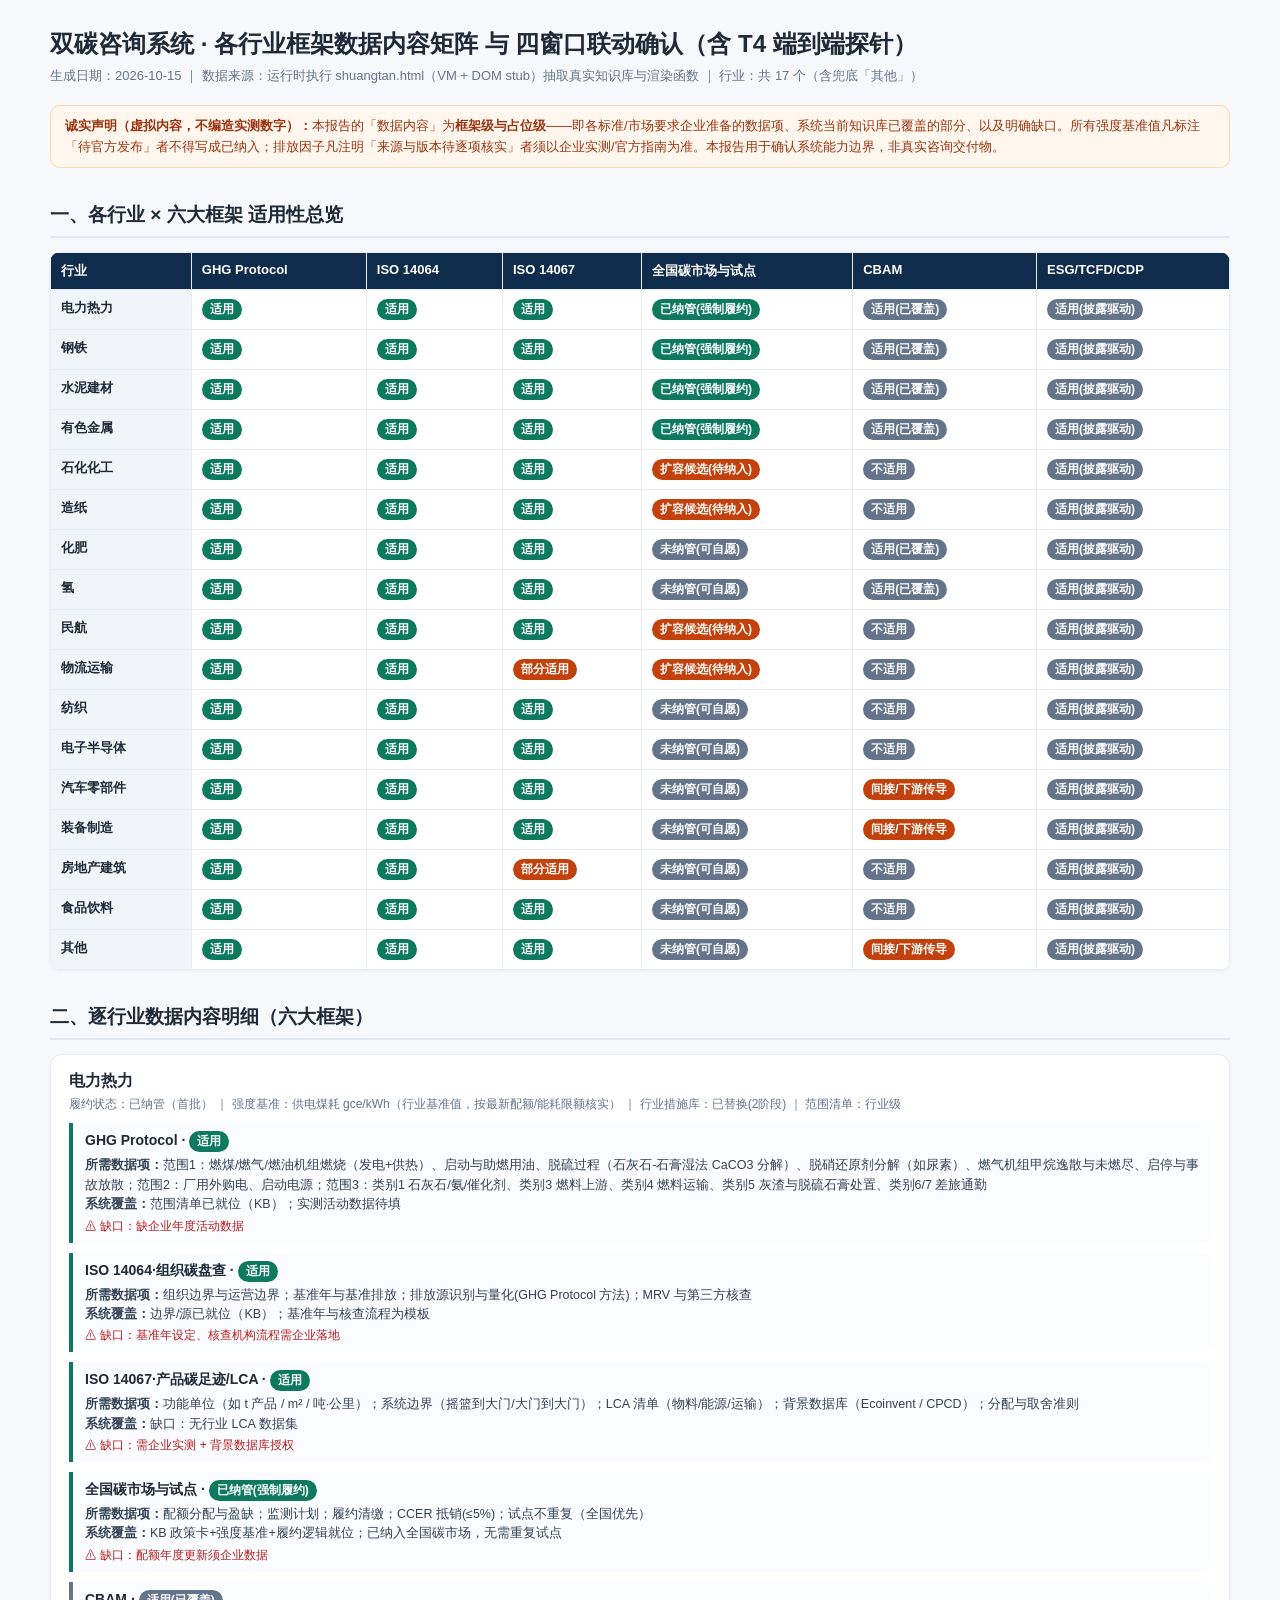
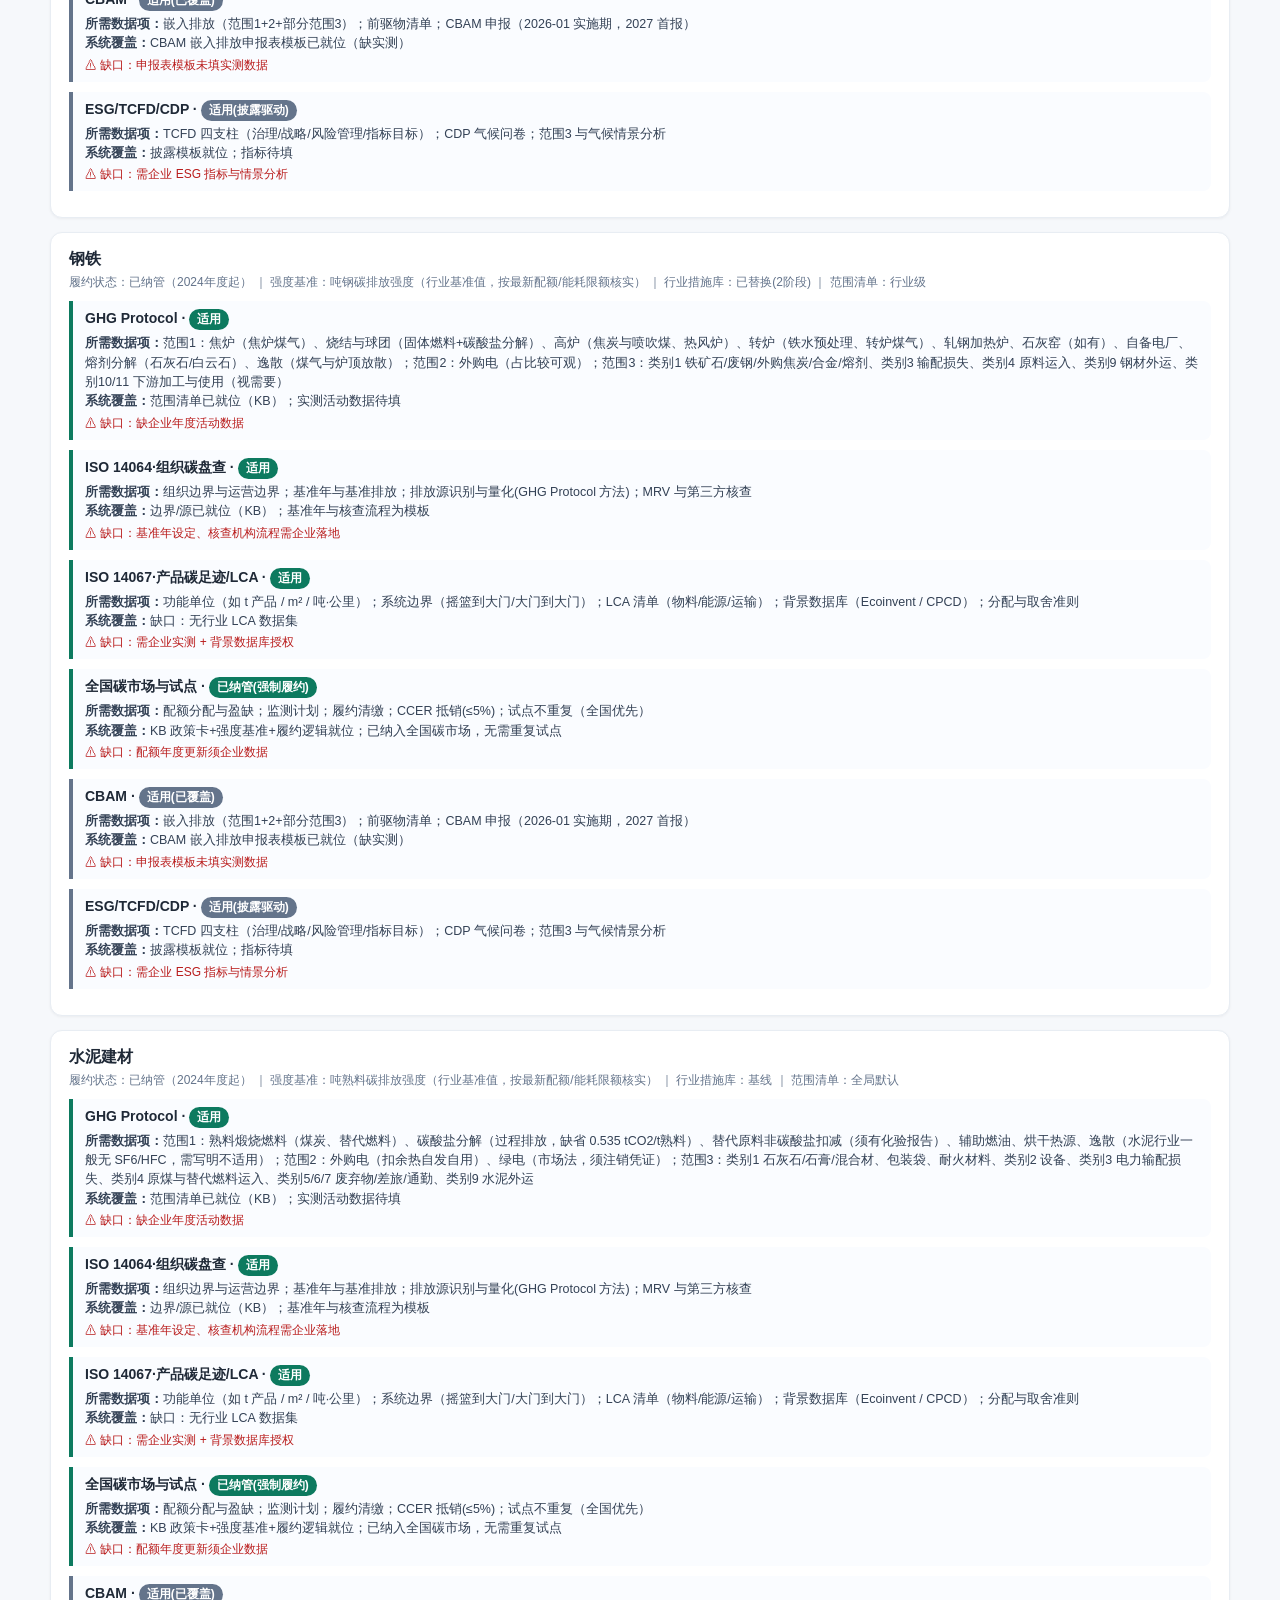
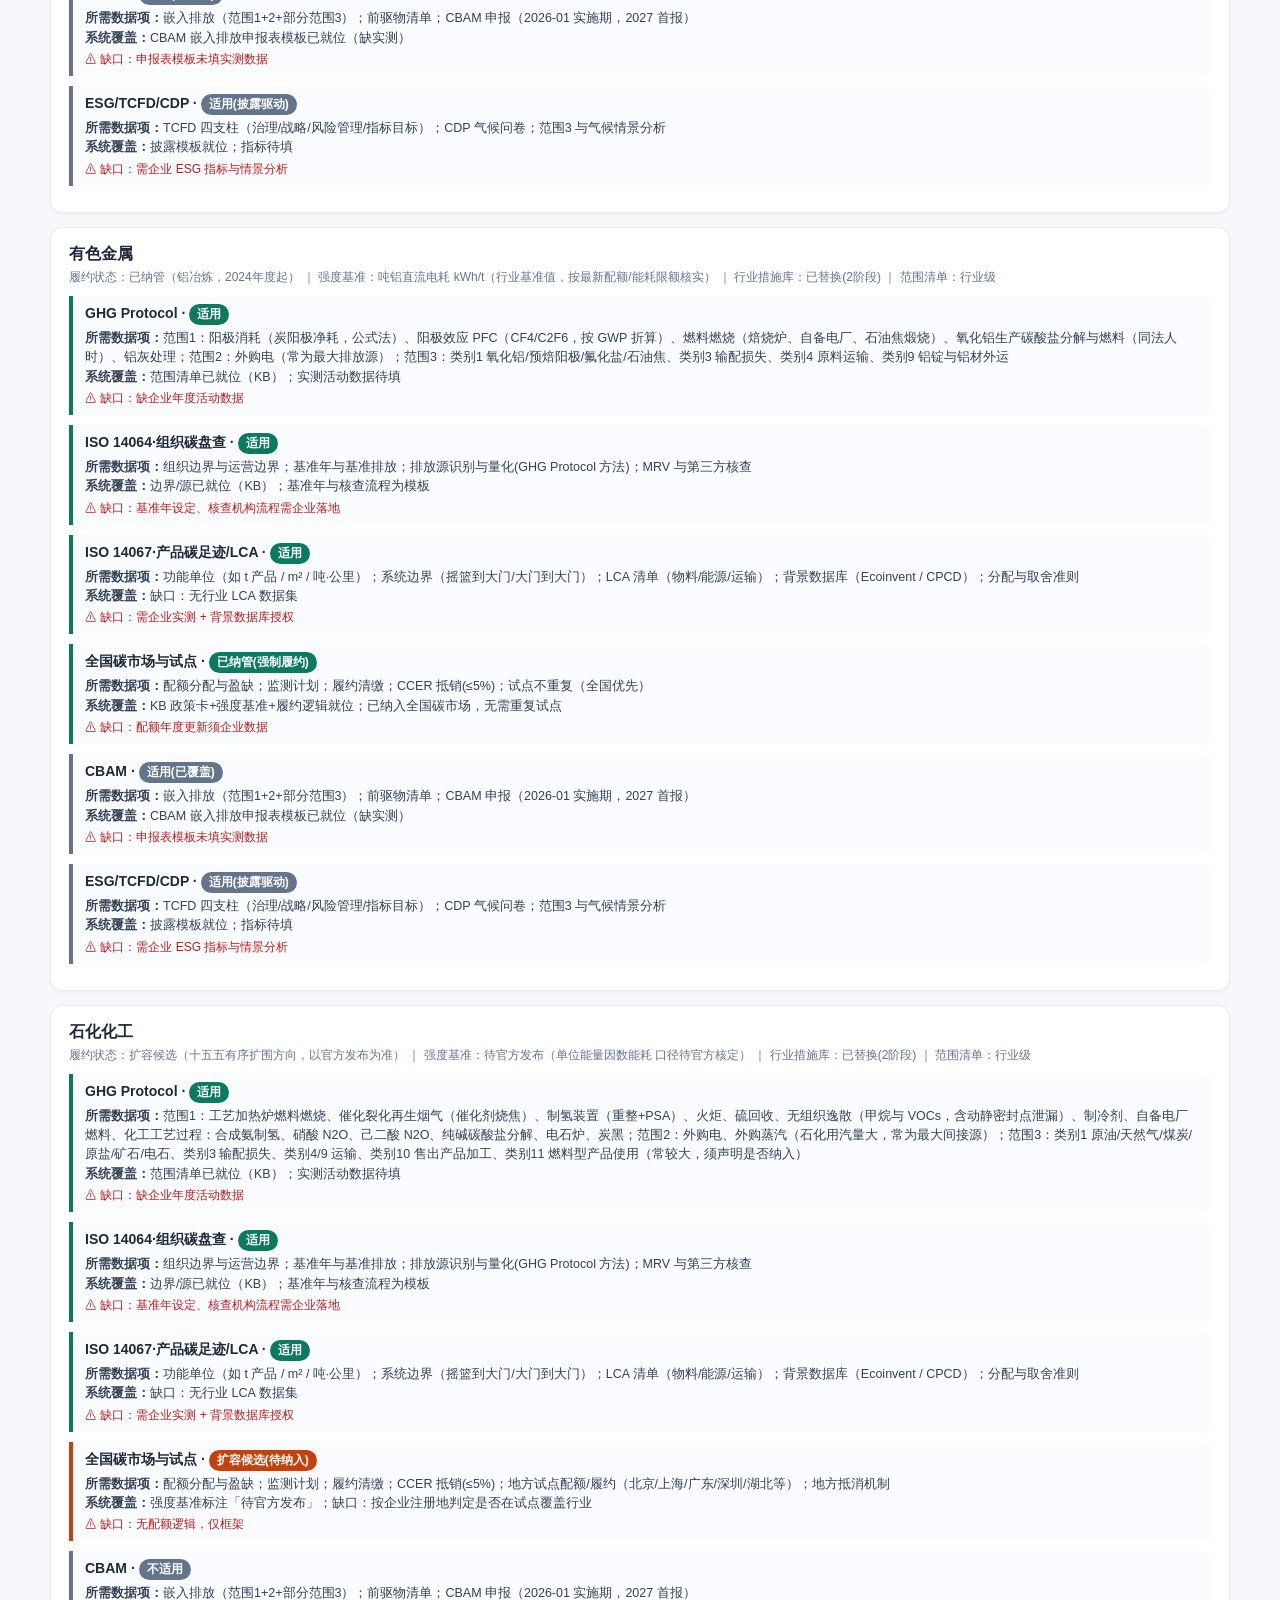
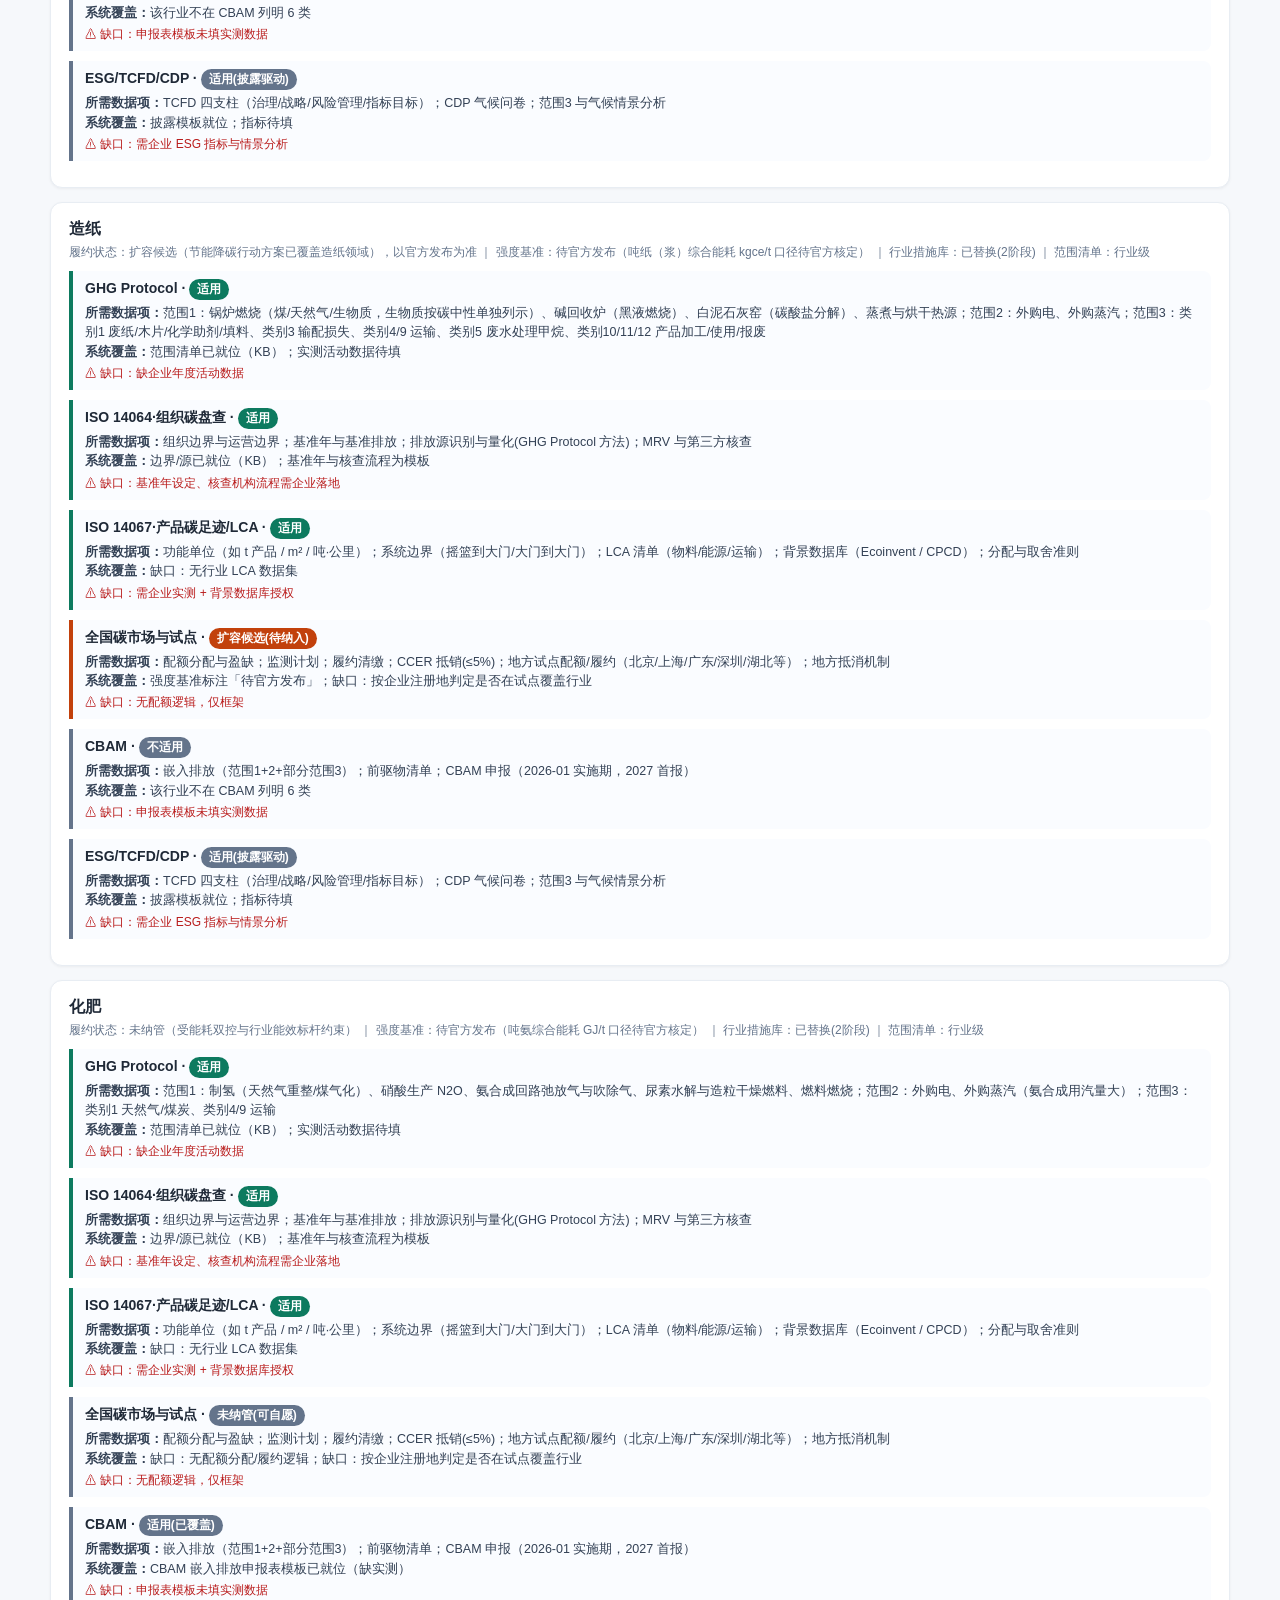
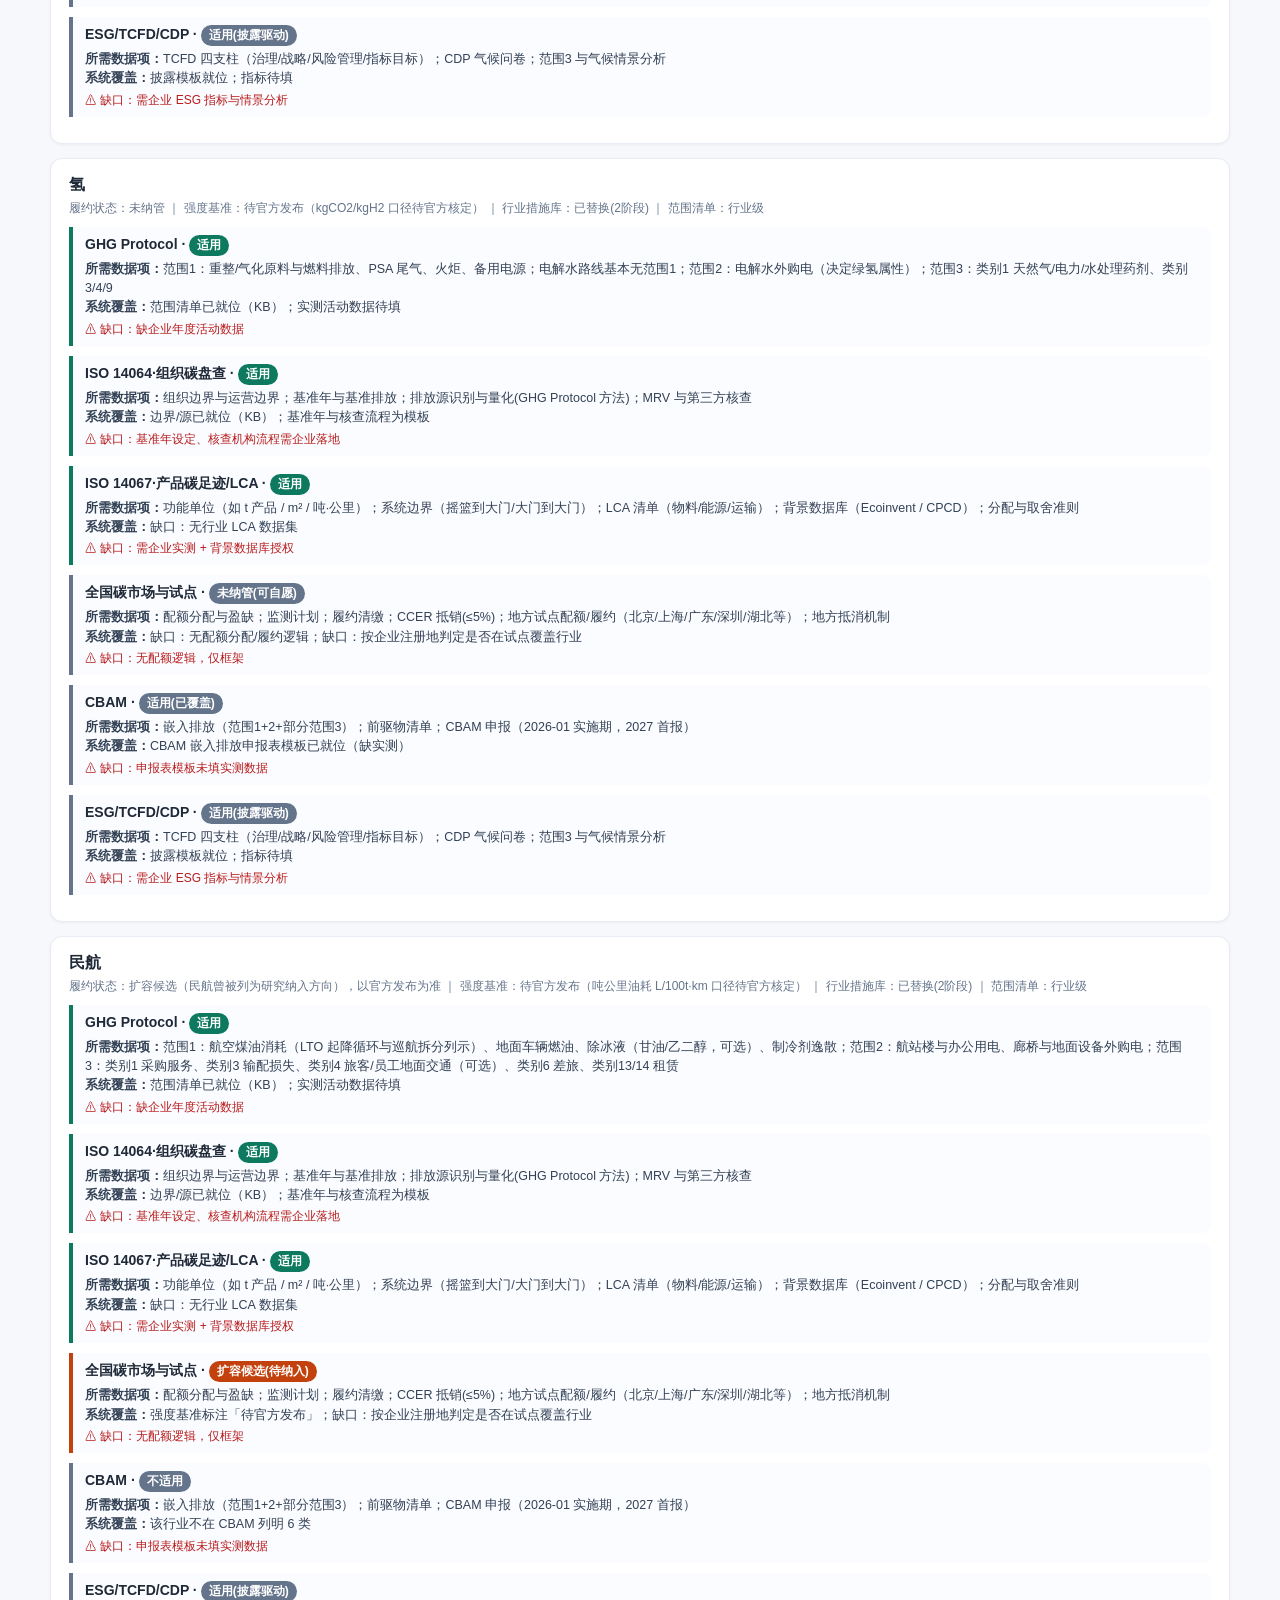
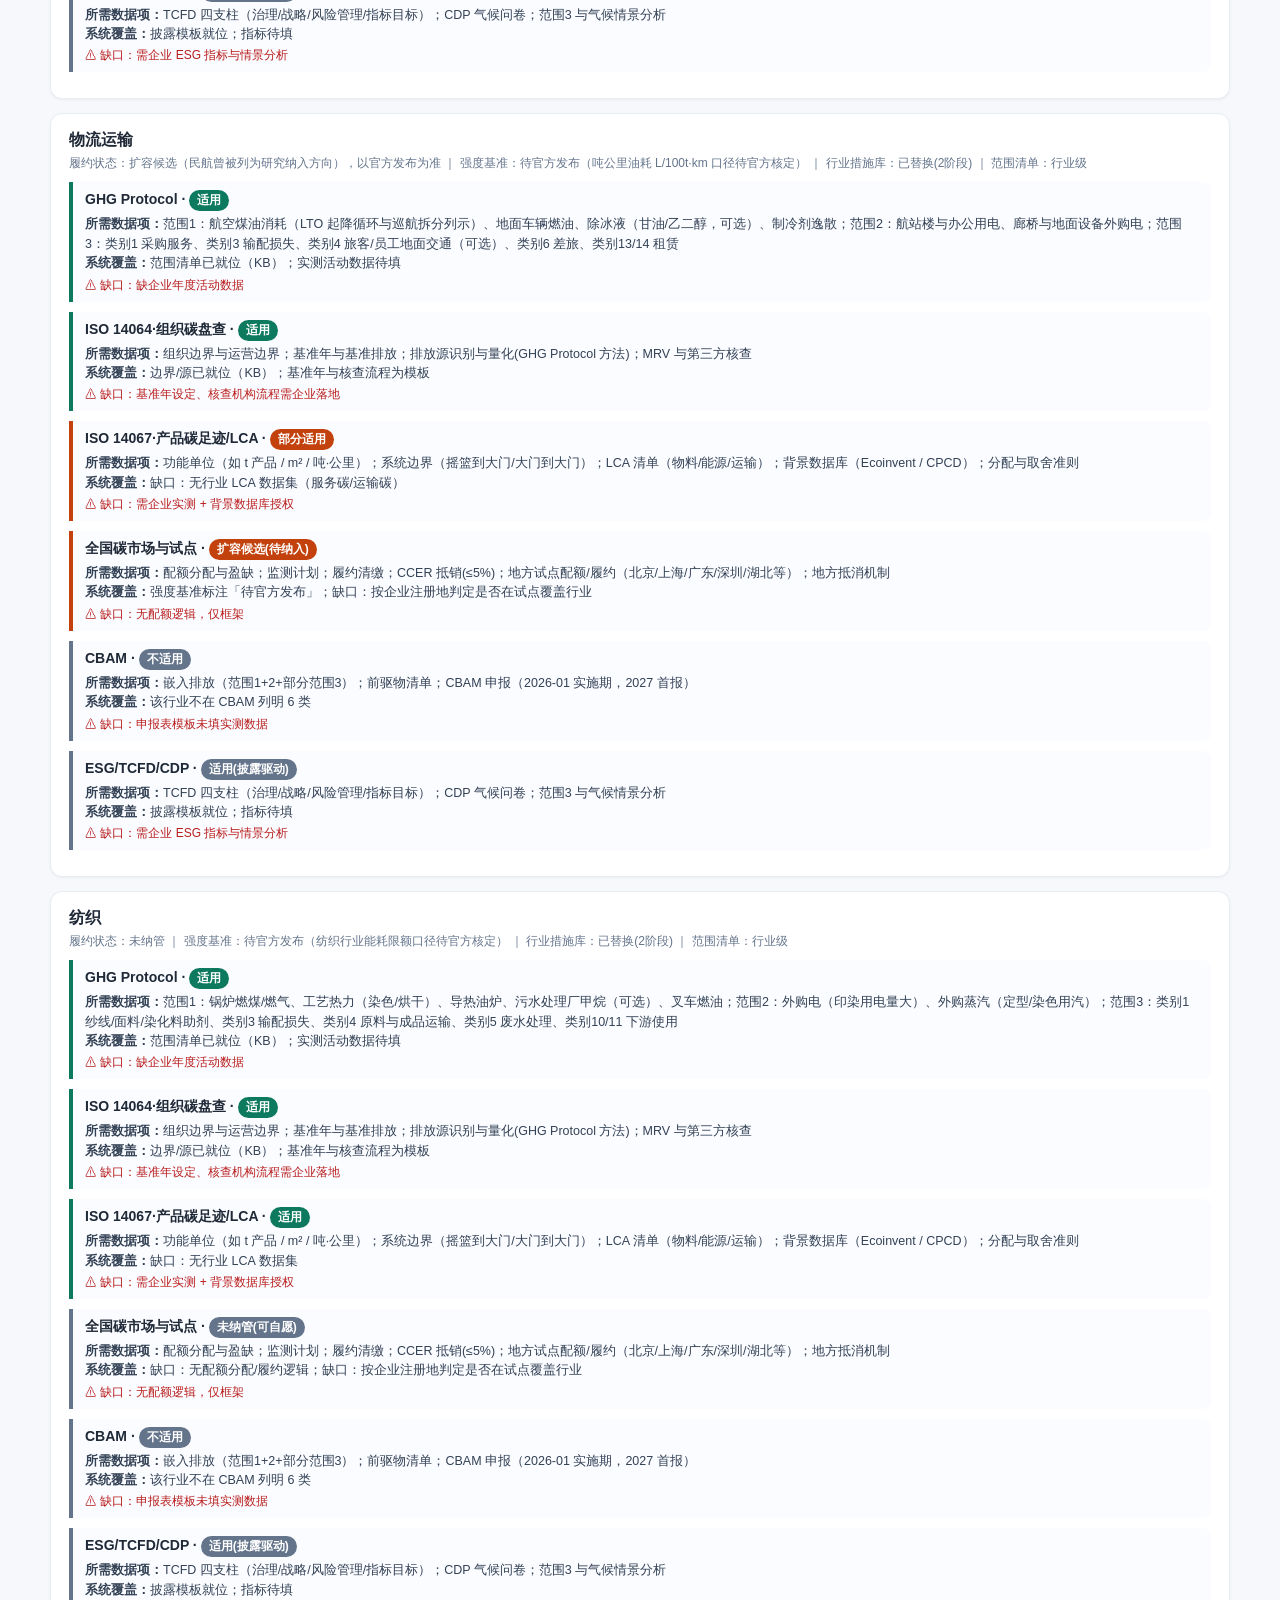
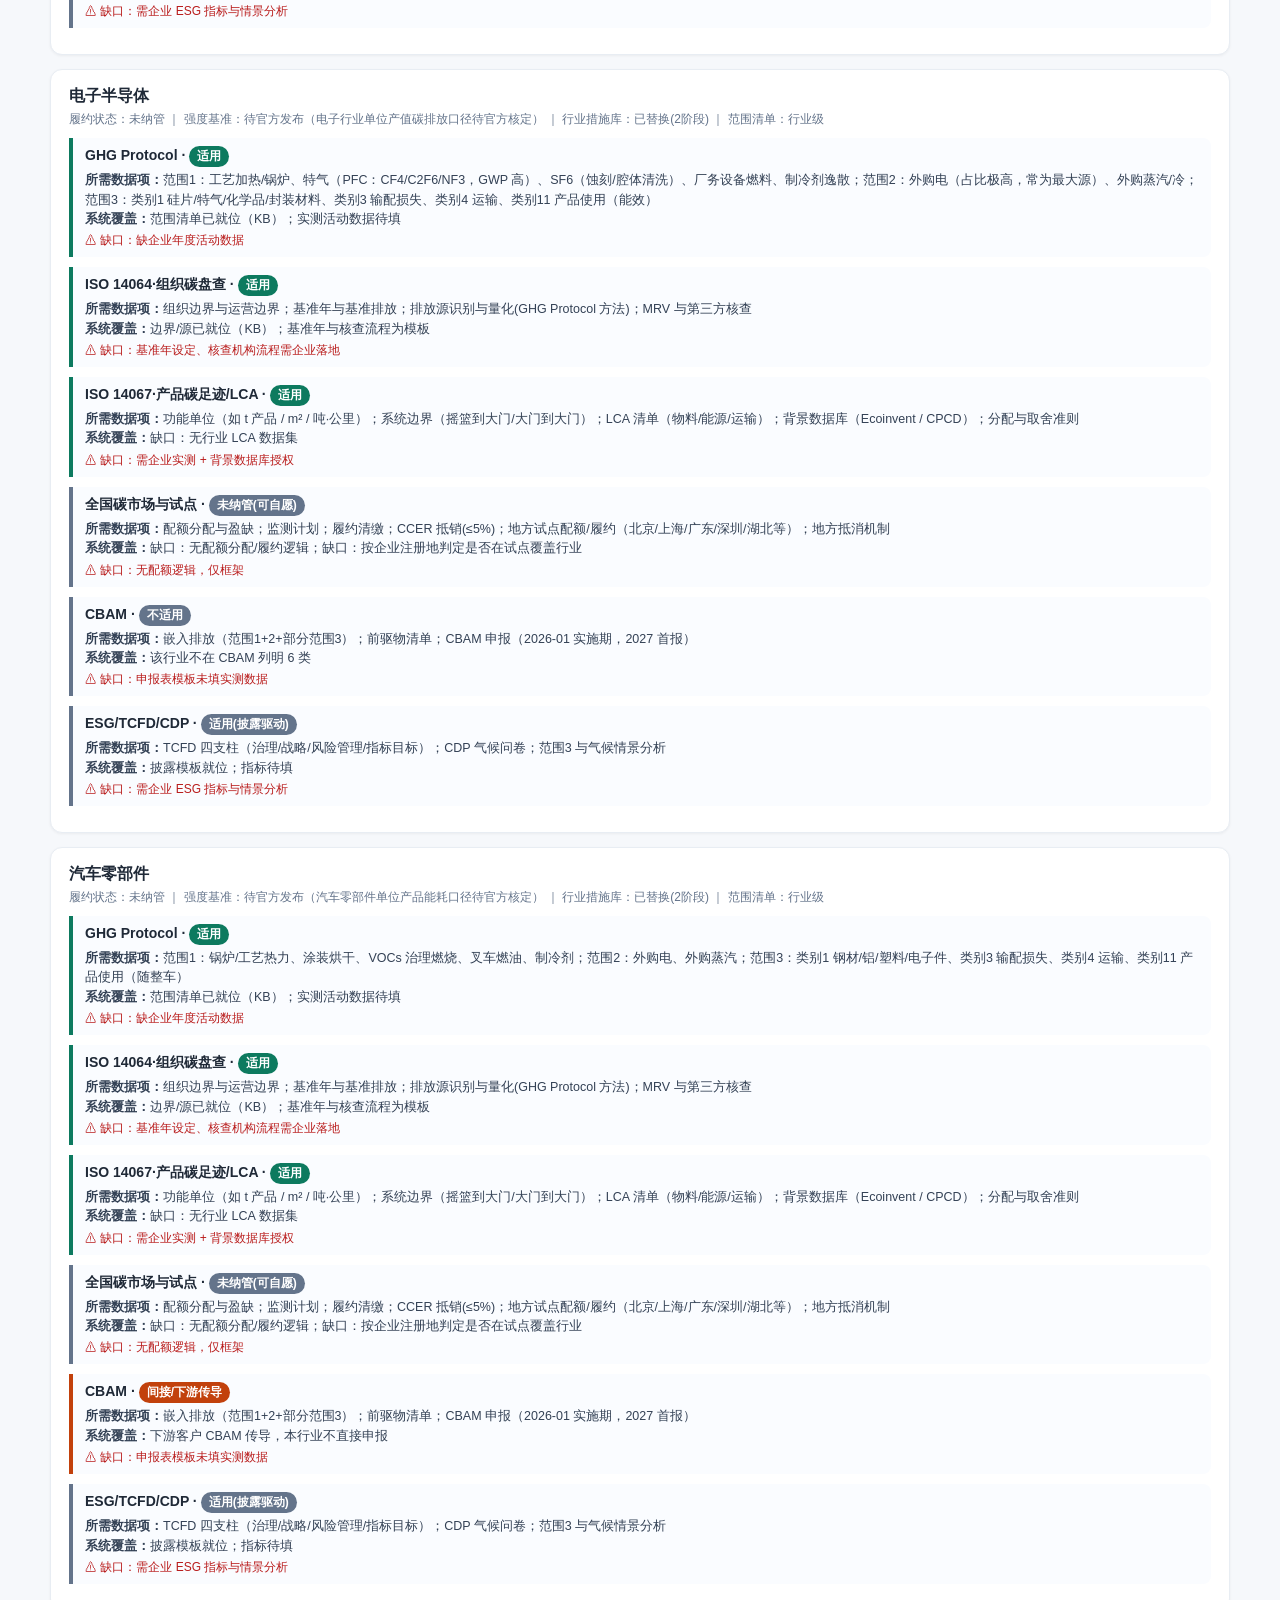
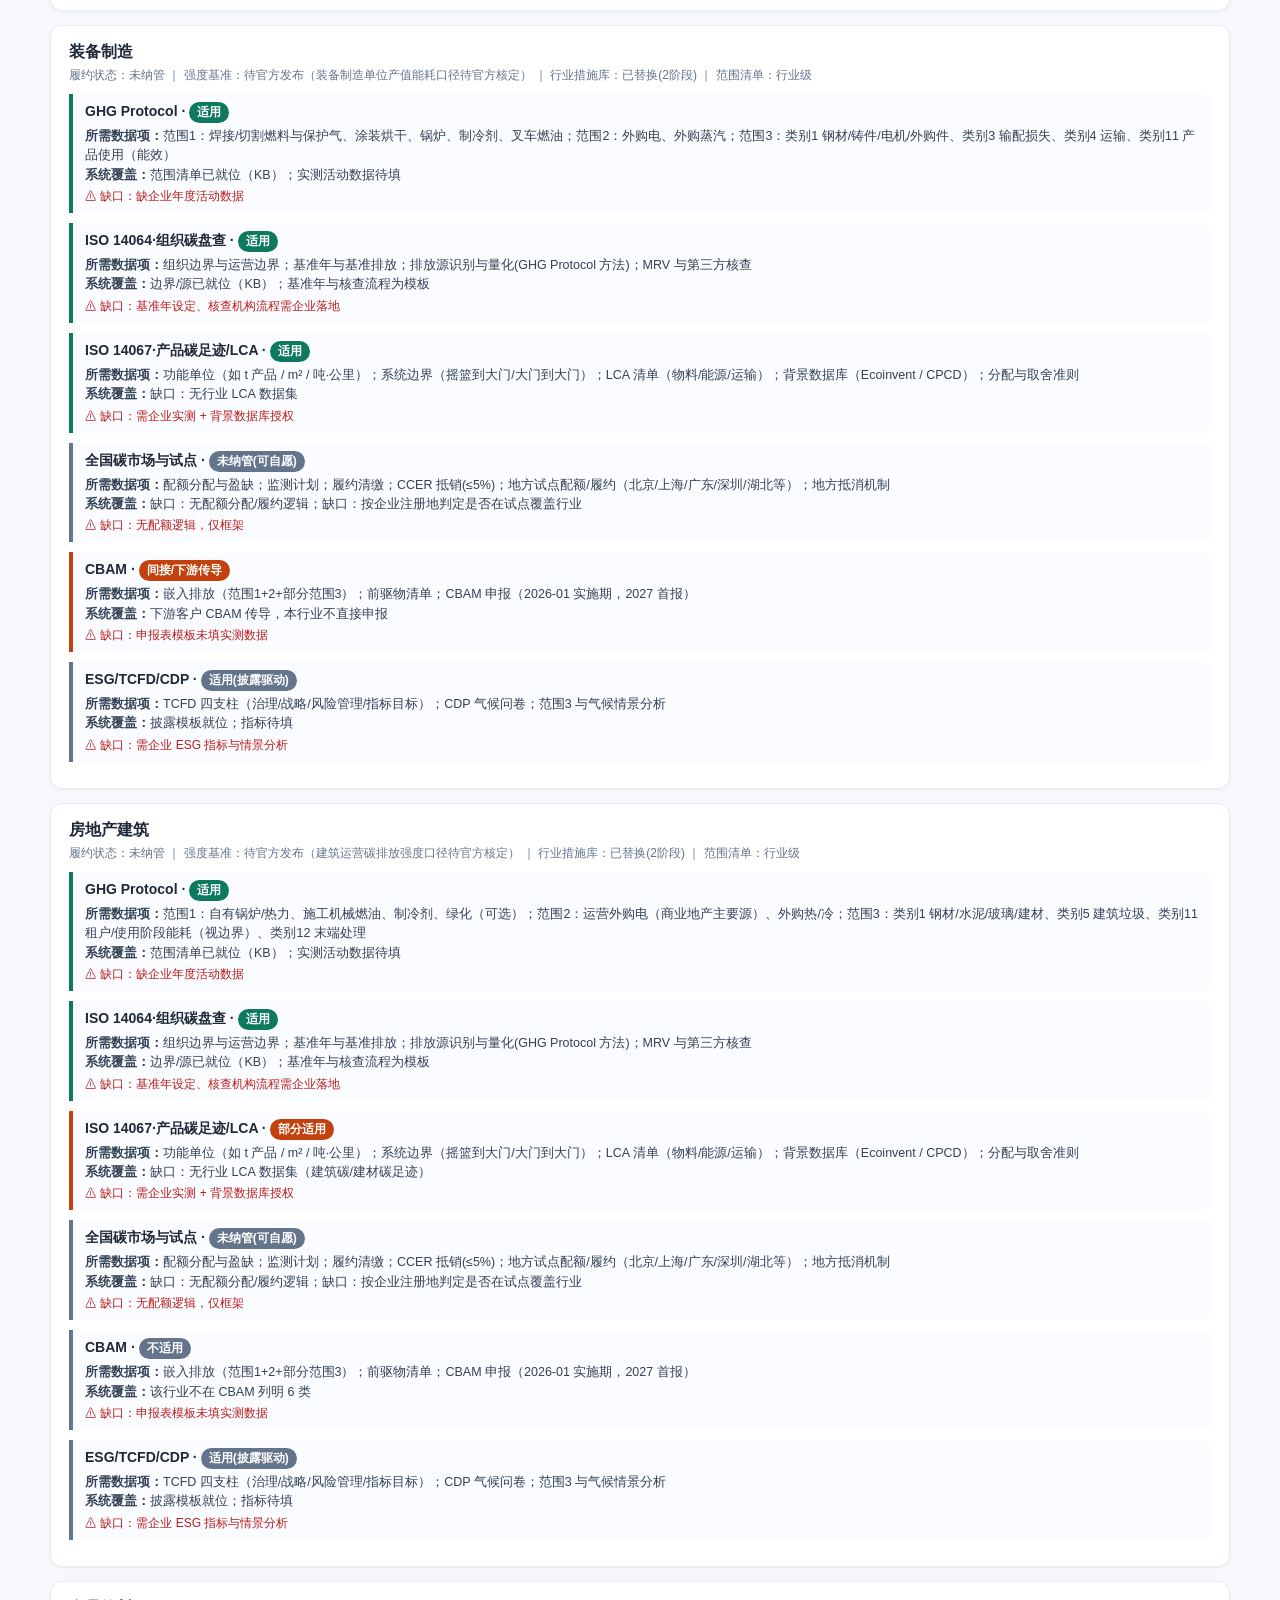
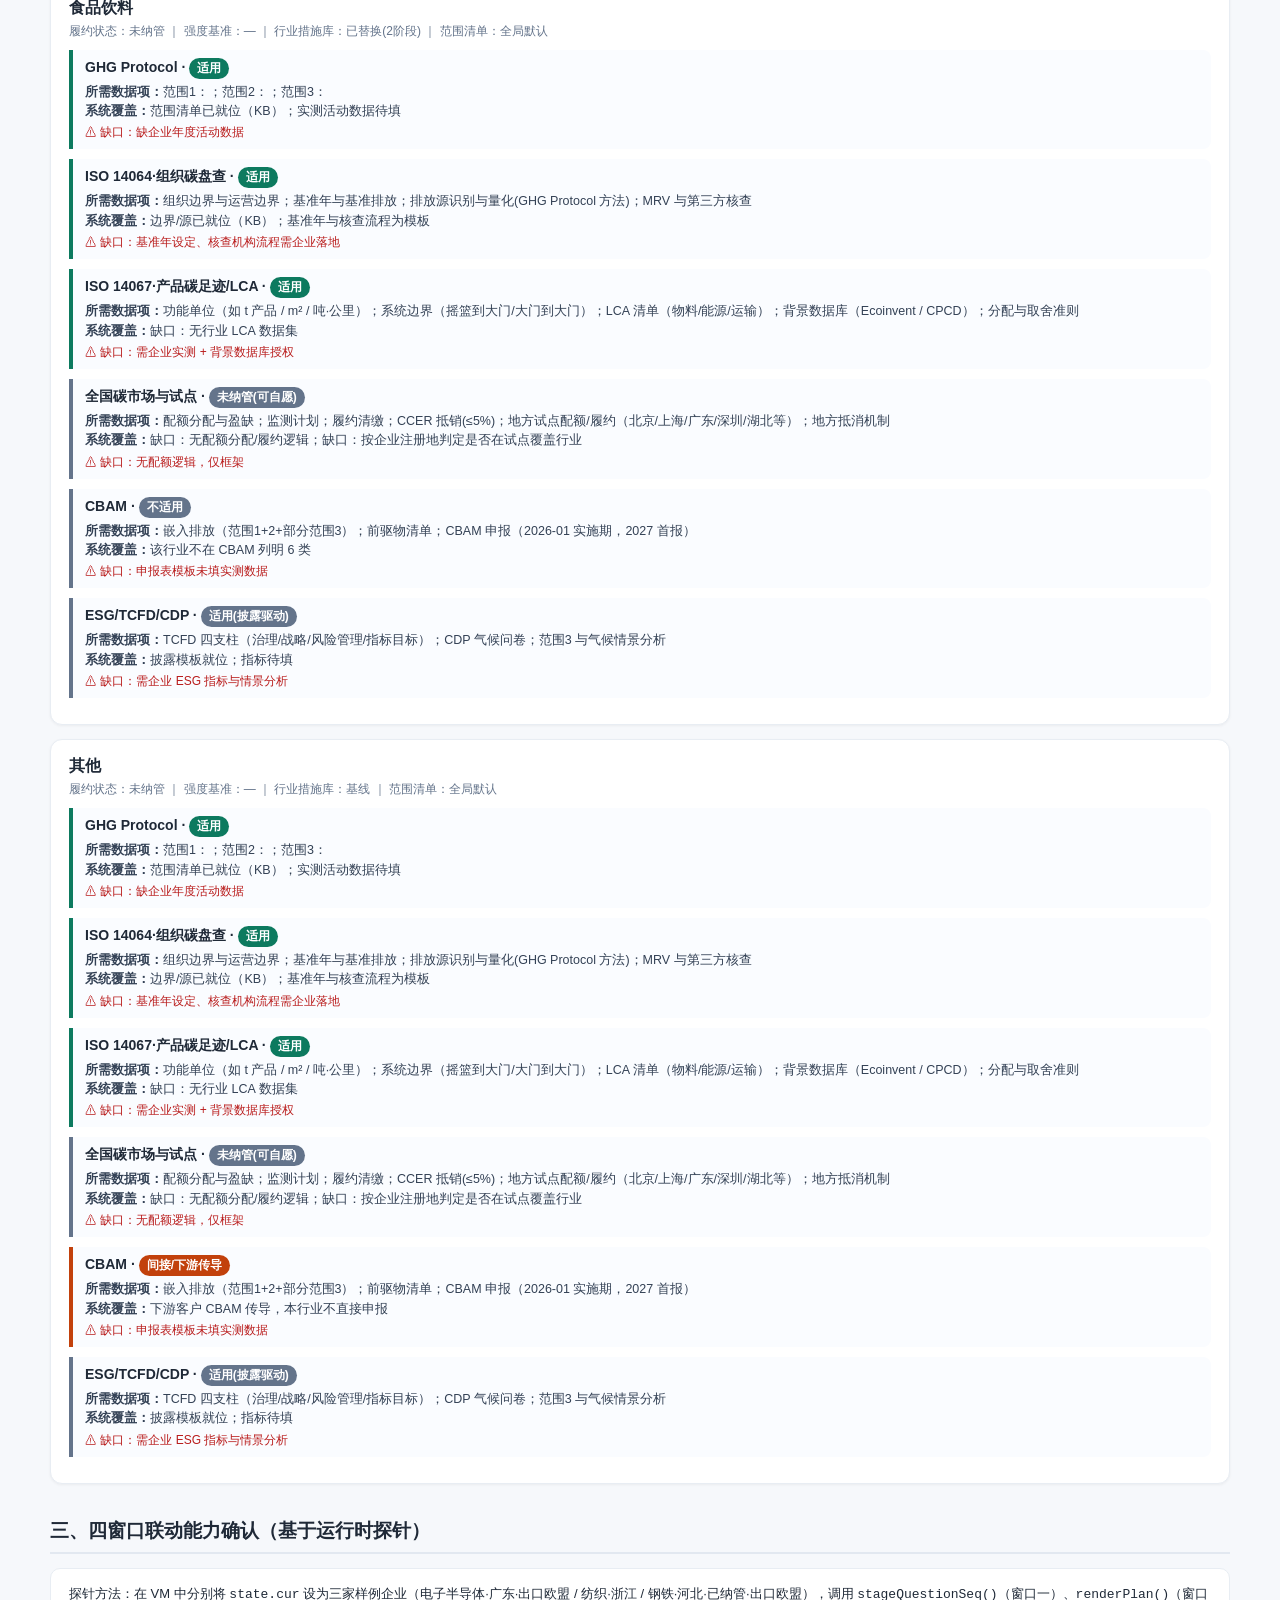
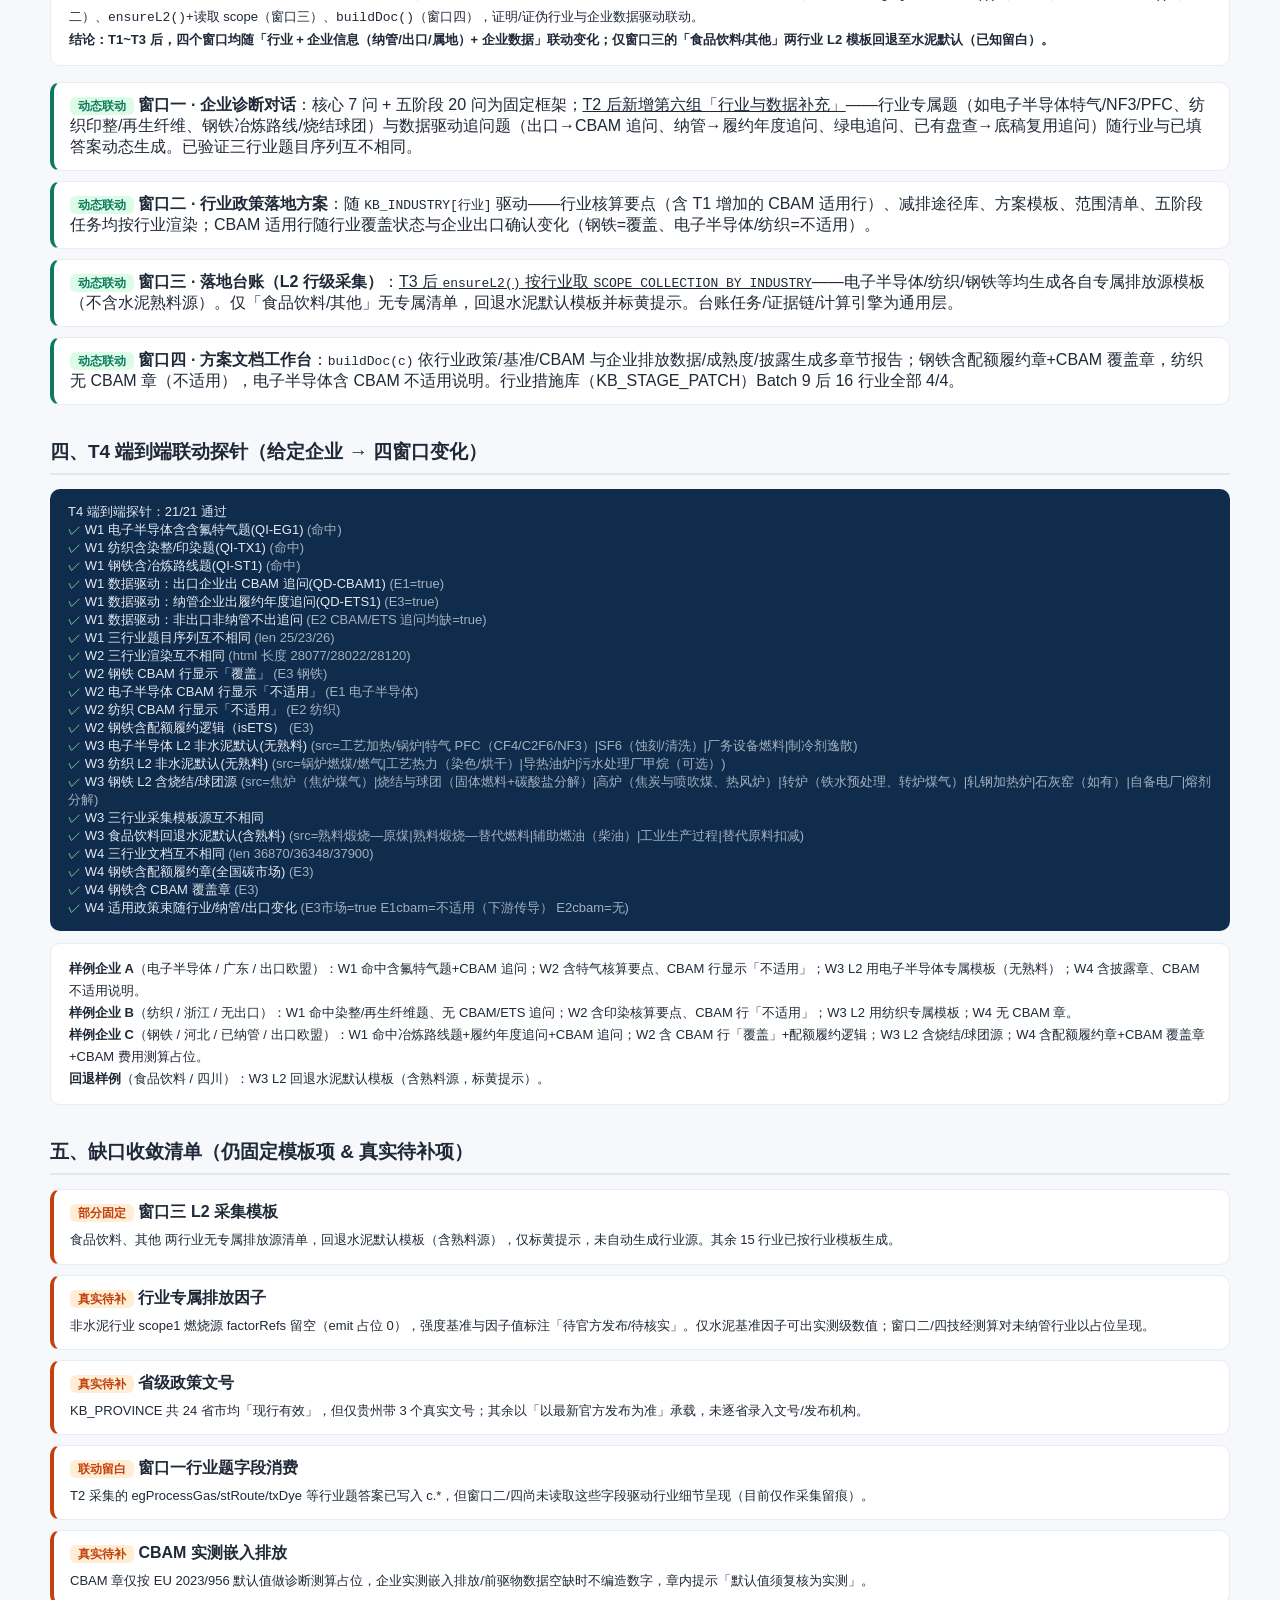
<file: reports/双碳行业框架数据内容矩阵与四窗口联动确认.html>
<!doctype html><html lang="zh-CN"><head><meta charset="utf-8"><title>双碳行业框架数据内容矩阵与四窗口联动确认</title><style>body{font-family:-apple-system,"Segoe UI","Microsoft YaHei",sans-serif;margin:0;background:#f6f8fb;color:#1f2937;}.wrap{max-width:1180px;margin:0 auto;padding:28px 22px 60px;}h1{font-size:24px;margin:0 0 6px;} .sub{color:#64748b;font-size:13px;margin-bottom:18px;line-height:1.6;}.note{background:#fff7ed;border:1px solid #fed7aa;color:#9a3412;padding:10px 14px;border-radius:10px;font-size:13px;margin-bottom:22px;line-height:1.6;}h2{font-size:19px;margin:34px 0 14px;padding-bottom:8px;border-bottom:2px solid #e2e8f0;}table{border-collapse:collapse;width:100%;background:#fff;border-radius:10px;overflow:hidden;font-size:13px;box-shadow:0 1px 3px rgba(0,0,0,.06);}th,td{border:1px solid #e8edf3;padding:9px 10px;text-align:left;vertical-align:top;}th{background:#0f2c4c;color:#fff;font-weight:600;} td.ind{font-weight:600;background:#f1f5f9;white-space:nowrap;}.pill{display:inline-block;padding:2px 8px;border-radius:999px;color:#fff;font-size:12px;font-weight:600;}.ind-card{background:#fff;border:1px solid #e8edf3;border-radius:12px;padding:16px 18px;margin:14px 0;box-shadow:0 1px 3px rgba(0,0,0,.05);}.ind-card h3{margin:0 0 4px;font-size:16px;} .ind-card .meta{color:#64748b;font-size:12px;margin-bottom:10px;}.fw{border-left:4px solid #cbd5e1;padding:8px 12px;margin:10px 0;background:#fafcff;border-radius:0 8px 8px 0;}.fw .fh{font-weight:700;font-size:14px;margin-bottom:4px;} .fw .fd{font-size:12.5px;color:#334155;line-height:1.55;}.fw .fg{font-size:12px;color:#b91c1c;margin-top:3px;}.lv-bar{display:flex;flex-wrap:wrap;gap:6px;margin-top:6px;}.sec-fixed{background:#fff;border:1px solid #e8edf3;border-left:4px solid #c2410c;border-radius:10px;padding:12px 16px;margin:10px 0;}.sec-dyn{background:#fff;border:1px solid #e8edf3;border-left:4px solid #0d7a5f;border-radius:10px;padding:12px 16px;margin:10px 0;}.tag{font-weight:700;padding:2px 8px;border-radius:6px;font-size:12px;}.tag.fix{background:#ffedd5;color:#c2410c;} .tag.dyn{background:#dcfce7;color:#0d7a5f;}.kv{font-size:13px;line-height:1.7;}.probe{background:#0f2c4c;color:#e2e8f0;border-radius:10px;padding:14px 18px;margin:12px 0;font-size:13px;}.probe .ok{color:#86efac;} .probe .no{color:#fca5a5;} .probe b{color:#fff;}.foot{color:#94a3b8;font-size:12px;margin-top:30px;text-align:center;}</style></head><body><div class="wrap"><h1>双碳咨询系统 · 各行业框架数据内容矩阵 与 四窗口联动确认（含 T4 端到端探针）</h1><div class="sub">生成日期：2026-10-15 ｜ 数据来源：运行时执行 shuangtan.html（VM + DOM stub）抽取真实知识库与渲染函数 ｜ 行业：共 17 个（含兜底「其他」）</div><div class="note"><b>诚实声明（虚拟内容，不编造实测数字）：</b>本报告的「数据内容」为<b>框架级与占位级</b>——即各标准/市场要求企业准备的数据项、系统当前知识库已覆盖的部分、以及明确缺口。所有强度基准值凡标注「待官方发布」者不得写成已纳入；排放因子凡注明「来源与版本待逐项核实」者须以企业实测/官方指南为准。本报告用于确认系统能力边界，非真实咨询交付物。</div><h2>一、各行业 × 六大框架 适用性总览</h2><table><thead><tr><th>行业</th><th>GHG Protocol</th><th>ISO 14064</th><th>ISO 14067</th><th>全国碳市场与试点</th><th>CBAM</th><th>ESG/TCFD/CDP</th></tr></thead><tbody><tr><td class="ind">电力热力</td><td><span class="pill" style="background:#0d7a5f">适用</span></td><td><span class="pill" style="background:#0d7a5f">适用</span></td><td><span class="pill" style="background:#0d7a5f">适用</span></td><td><span class="pill" style="background:#0d7a5f">已纳管(强制履约)</span></td><td><span class="pill" style="background:#64748b">适用(已覆盖)</span></td><td><span class="pill" style="background:#64748b">适用(披露驱动)</span></td></tr><tr><td class="ind">钢铁</td><td><span class="pill" style="background:#0d7a5f">适用</span></td><td><span class="pill" style="background:#0d7a5f">适用</span></td><td><span class="pill" style="background:#0d7a5f">适用</span></td><td><span class="pill" style="background:#0d7a5f">已纳管(强制履约)</span></td><td><span class="pill" style="background:#64748b">适用(已覆盖)</span></td><td><span class="pill" style="background:#64748b">适用(披露驱动)</span></td></tr><tr><td class="ind">水泥建材</td><td><span class="pill" style="background:#0d7a5f">适用</span></td><td><span class="pill" style="background:#0d7a5f">适用</span></td><td><span class="pill" style="background:#0d7a5f">适用</span></td><td><span class="pill" style="background:#0d7a5f">已纳管(强制履约)</span></td><td><span class="pill" style="background:#64748b">适用(已覆盖)</span></td><td><span class="pill" style="background:#64748b">适用(披露驱动)</span></td></tr><tr><td class="ind">有色金属</td><td><span class="pill" style="background:#0d7a5f">适用</span></td><td><span class="pill" style="background:#0d7a5f">适用</span></td><td><span class="pill" style="background:#0d7a5f">适用</span></td><td><span class="pill" style="background:#0d7a5f">已纳管(强制履约)</span></td><td><span class="pill" style="background:#64748b">适用(已覆盖)</span></td><td><span class="pill" style="background:#64748b">适用(披露驱动)</span></td></tr><tr><td class="ind">石化化工</td><td><span class="pill" style="background:#0d7a5f">适用</span></td><td><span class="pill" style="background:#0d7a5f">适用</span></td><td><span class="pill" style="background:#0d7a5f">适用</span></td><td><span class="pill" style="background:#c2410c">扩容候选(待纳入)</span></td><td><span class="pill" style="background:#64748b">不适用</span></td><td><span class="pill" style="background:#64748b">适用(披露驱动)</span></td></tr><tr><td class="ind">造纸</td><td><span class="pill" style="background:#0d7a5f">适用</span></td><td><span class="pill" style="background:#0d7a5f">适用</span></td><td><span class="pill" style="background:#0d7a5f">适用</span></td><td><span class="pill" style="background:#c2410c">扩容候选(待纳入)</span></td><td><span class="pill" style="background:#64748b">不适用</span></td><td><span class="pill" style="background:#64748b">适用(披露驱动)</span></td></tr><tr><td class="ind">化肥</td><td><span class="pill" style="background:#0d7a5f">适用</span></td><td><span class="pill" style="background:#0d7a5f">适用</span></td><td><span class="pill" style="background:#0d7a5f">适用</span></td><td><span class="pill" style="background:#64748b">未纳管(可自愿)</span></td><td><span class="pill" style="background:#64748b">适用(已覆盖)</span></td><td><span class="pill" style="background:#64748b">适用(披露驱动)</span></td></tr><tr><td class="ind">氢</td><td><span class="pill" style="background:#0d7a5f">适用</span></td><td><span class="pill" style="background:#0d7a5f">适用</span></td><td><span class="pill" style="background:#0d7a5f">适用</span></td><td><span class="pill" style="background:#64748b">未纳管(可自愿)</span></td><td><span class="pill" style="background:#64748b">适用(已覆盖)</span></td><td><span class="pill" style="background:#64748b">适用(披露驱动)</span></td></tr><tr><td class="ind">民航</td><td><span class="pill" style="background:#0d7a5f">适用</span></td><td><span class="pill" style="background:#0d7a5f">适用</span></td><td><span class="pill" style="background:#0d7a5f">适用</span></td><td><span class="pill" style="background:#c2410c">扩容候选(待纳入)</span></td><td><span class="pill" style="background:#64748b">不适用</span></td><td><span class="pill" style="background:#64748b">适用(披露驱动)</span></td></tr><tr><td class="ind">物流运输</td><td><span class="pill" style="background:#0d7a5f">适用</span></td><td><span class="pill" style="background:#0d7a5f">适用</span></td><td><span class="pill" style="background:#c2410c">部分适用</span></td><td><span class="pill" style="background:#c2410c">扩容候选(待纳入)</span></td><td><span class="pill" style="background:#64748b">不适用</span></td><td><span class="pill" style="background:#64748b">适用(披露驱动)</span></td></tr><tr><td class="ind">纺织</td><td><span class="pill" style="background:#0d7a5f">适用</span></td><td><span class="pill" style="background:#0d7a5f">适用</span></td><td><span class="pill" style="background:#0d7a5f">适用</span></td><td><span class="pill" style="background:#64748b">未纳管(可自愿)</span></td><td><span class="pill" style="background:#64748b">不适用</span></td><td><span class="pill" style="background:#64748b">适用(披露驱动)</span></td></tr><tr><td class="ind">电子半导体</td><td><span class="pill" style="background:#0d7a5f">适用</span></td><td><span class="pill" style="background:#0d7a5f">适用</span></td><td><span class="pill" style="background:#0d7a5f">适用</span></td><td><span class="pill" style="background:#64748b">未纳管(可自愿)</span></td><td><span class="pill" style="background:#64748b">不适用</span></td><td><span class="pill" style="background:#64748b">适用(披露驱动)</span></td></tr><tr><td class="ind">汽车零部件</td><td><span class="pill" style="background:#0d7a5f">适用</span></td><td><span class="pill" style="background:#0d7a5f">适用</span></td><td><span class="pill" style="background:#0d7a5f">适用</span></td><td><span class="pill" style="background:#64748b">未纳管(可自愿)</span></td><td><span class="pill" style="background:#c2410c">间接/下游传导</span></td><td><span class="pill" style="background:#64748b">适用(披露驱动)</span></td></tr><tr><td class="ind">装备制造</td><td><span class="pill" style="background:#0d7a5f">适用</span></td><td><span class="pill" style="background:#0d7a5f">适用</span></td><td><span class="pill" style="background:#0d7a5f">适用</span></td><td><span class="pill" style="background:#64748b">未纳管(可自愿)</span></td><td><span class="pill" style="background:#c2410c">间接/下游传导</span></td><td><span class="pill" style="background:#64748b">适用(披露驱动)</span></td></tr><tr><td class="ind">房地产建筑</td><td><span class="pill" style="background:#0d7a5f">适用</span></td><td><span class="pill" style="background:#0d7a5f">适用</span></td><td><span class="pill" style="background:#c2410c">部分适用</span></td><td><span class="pill" style="background:#64748b">未纳管(可自愿)</span></td><td><span class="pill" style="background:#64748b">不适用</span></td><td><span class="pill" style="background:#64748b">适用(披露驱动)</span></td></tr><tr><td class="ind">食品饮料</td><td><span class="pill" style="background:#0d7a5f">适用</span></td><td><span class="pill" style="background:#0d7a5f">适用</span></td><td><span class="pill" style="background:#0d7a5f">适用</span></td><td><span class="pill" style="background:#64748b">未纳管(可自愿)</span></td><td><span class="pill" style="background:#64748b">不适用</span></td><td><span class="pill" style="background:#64748b">适用(披露驱动)</span></td></tr><tr><td class="ind">其他</td><td><span class="pill" style="background:#0d7a5f">适用</span></td><td><span class="pill" style="background:#0d7a5f">适用</span></td><td><span class="pill" style="background:#0d7a5f">适用</span></td><td><span class="pill" style="background:#64748b">未纳管(可自愿)</span></td><td><span class="pill" style="background:#c2410c">间接/下游传导</span></td><td><span class="pill" style="background:#64748b">适用(披露驱动)</span></td></tr></tbody></table><h2>二、逐行业数据内容明细（六大框架）</h2><div class="ind-card"><h3>电力热力</h3><div class="meta">履约状态：已纳管（首批） ｜ 强度基准：供电煤耗 gce/kWh（行业基准值，按最新配额/能耗限额核实） ｜ 行业措施库：已替换(2阶段) ｜ 范围清单：行业级</div><div class="fw" style="border-left-color:#0d7a5f"><div class="fh">GHG Protocol · <span class="pill" style="background:#0d7a5f">适用</span></div><div class="fd"><b>所需数据项：</b>范围1：燃煤/燃气/燃油机组燃烧（发电+供热）、启动与助燃用油、脱硫过程（石灰石-石膏湿法 CaCO3 分解）、脱硝还原剂分解（如尿素）、燃气机组甲烷逸散与未燃尽、启停与事故放散；范围2：厂用外购电、启动电源；范围3：类别1 石灰石/氨/催化剂、类别3 燃料上游、类别4 燃料运输、类别5 灰渣与脱硫石膏处置、类别6/7 差旅通勤</div><div class="fd"><b>系统覆盖：</b>范围清单已就位（KB）；实测活动数据待填</div><div class="fg">⚠ 缺口：缺企业年度活动数据</div></div><div class="fw" style="border-left-color:#0d7a5f"><div class="fh">ISO 14064·组织碳盘查 · <span class="pill" style="background:#0d7a5f">适用</span></div><div class="fd"><b>所需数据项：</b>组织边界与运营边界；基准年与基准排放；排放源识别与量化(GHG Protocol 方法)；MRV 与第三方核查</div><div class="fd"><b>系统覆盖：</b>边界/源已就位（KB）；基准年与核查流程为模板</div><div class="fg">⚠ 缺口：基准年设定、核查机构流程需企业落地</div></div><div class="fw" style="border-left-color:#0d7a5f"><div class="fh">ISO 14067·产品碳足迹/LCA · <span class="pill" style="background:#0d7a5f">适用</span></div><div class="fd"><b>所需数据项：</b>功能单位（如 t 产品 / m² / 吨·公里）；系统边界（摇篮到大门/大门到大门）；LCA 清单（物料/能源/运输）；背景数据库（Ecoinvent / CPCD）；分配与取舍准则</div><div class="fd"><b>系统覆盖：</b>缺口：无行业 LCA 数据集</div><div class="fg">⚠ 缺口：需企业实测 + 背景数据库授权</div></div><div class="fw" style="border-left-color:#0d7a5f"><div class="fh">全国碳市场与试点 · <span class="pill" style="background:#0d7a5f">已纳管(强制履约)</span></div><div class="fd"><b>所需数据项：</b>配额分配与盈缺；监测计划；履约清缴；CCER 抵销(≤5%)；试点不重复（全国优先）</div><div class="fd"><b>系统覆盖：</b>KB 政策卡+强度基准+履约逻辑就位；已纳入全国碳市场，无需重复试点</div><div class="fg">⚠ 缺口：配额年度更新须企业数据</div></div><div class="fw" style="border-left-color:#64748b"><div class="fh">CBAM · <span class="pill" style="background:#64748b">适用(已覆盖)</span></div><div class="fd"><b>所需数据项：</b>嵌入排放（范围1+2+部分范围3）；前驱物清单；CBAM 申报（2026-01 实施期，2027 首报）</div><div class="fd"><b>系统覆盖：</b>CBAM 嵌入排放申报表模板已就位（缺实测）</div><div class="fg">⚠ 缺口：申报表模板未填实测数据</div></div><div class="fw" style="border-left-color:#64748b"><div class="fh">ESG/TCFD/CDP · <span class="pill" style="background:#64748b">适用(披露驱动)</span></div><div class="fd"><b>所需数据项：</b>TCFD 四支柱（治理/战略/风险管理/指标目标）；CDP 气候问卷；范围3 与气候情景分析</div><div class="fd"><b>系统覆盖：</b>披露模板就位；指标待填</div><div class="fg">⚠ 缺口：需企业 ESG 指标与情景分析</div></div></div><div class="ind-card"><h3>钢铁</h3><div class="meta">履约状态：已纳管（2024年度起） ｜ 强度基准：吨钢碳排放强度（行业基准值，按最新配额/能耗限额核实） ｜ 行业措施库：已替换(2阶段) ｜ 范围清单：行业级</div><div class="fw" style="border-left-color:#0d7a5f"><div class="fh">GHG Protocol · <span class="pill" style="background:#0d7a5f">适用</span></div><div class="fd"><b>所需数据项：</b>范围1：焦炉（焦炉煤气）、烧结与球团（固体燃料+碳酸盐分解）、高炉（焦炭与喷吹煤、热风炉）、转炉（铁水预处理、转炉煤气）、轧钢加热炉、石灰窑（如有）、自备电厂、熔剂分解（石灰石/白云石）、逸散（煤气与炉顶放散）；范围2：外购电（占比较可观）；范围3：类别1 铁矿石/废钢/外购焦炭/合金/熔剂、类别3 输配损失、类别4 原料运入、类别9 钢材外运、类别10/11 下游加工与使用（视需要）</div><div class="fd"><b>系统覆盖：</b>范围清单已就位（KB）；实测活动数据待填</div><div class="fg">⚠ 缺口：缺企业年度活动数据</div></div><div class="fw" style="border-left-color:#0d7a5f"><div class="fh">ISO 14064·组织碳盘查 · <span class="pill" style="background:#0d7a5f">适用</span></div><div class="fd"><b>所需数据项：</b>组织边界与运营边界；基准年与基准排放；排放源识别与量化(GHG Protocol 方法)；MRV 与第三方核查</div><div class="fd"><b>系统覆盖：</b>边界/源已就位（KB）；基准年与核查流程为模板</div><div class="fg">⚠ 缺口：基准年设定、核查机构流程需企业落地</div></div><div class="fw" style="border-left-color:#0d7a5f"><div class="fh">ISO 14067·产品碳足迹/LCA · <span class="pill" style="background:#0d7a5f">适用</span></div><div class="fd"><b>所需数据项：</b>功能单位（如 t 产品 / m² / 吨·公里）；系统边界（摇篮到大门/大门到大门）；LCA 清单（物料/能源/运输）；背景数据库（Ecoinvent / CPCD）；分配与取舍准则</div><div class="fd"><b>系统覆盖：</b>缺口：无行业 LCA 数据集</div><div class="fg">⚠ 缺口：需企业实测 + 背景数据库授权</div></div><div class="fw" style="border-left-color:#0d7a5f"><div class="fh">全国碳市场与试点 · <span class="pill" style="background:#0d7a5f">已纳管(强制履约)</span></div><div class="fd"><b>所需数据项：</b>配额分配与盈缺；监测计划；履约清缴；CCER 抵销(≤5%)；试点不重复（全国优先）</div><div class="fd"><b>系统覆盖：</b>KB 政策卡+强度基准+履约逻辑就位；已纳入全国碳市场，无需重复试点</div><div class="fg">⚠ 缺口：配额年度更新须企业数据</div></div><div class="fw" style="border-left-color:#64748b"><div class="fh">CBAM · <span class="pill" style="background:#64748b">适用(已覆盖)</span></div><div class="fd"><b>所需数据项：</b>嵌入排放（范围1+2+部分范围3）；前驱物清单；CBAM 申报（2026-01 实施期，2027 首报）</div><div class="fd"><b>系统覆盖：</b>CBAM 嵌入排放申报表模板已就位（缺实测）</div><div class="fg">⚠ 缺口：申报表模板未填实测数据</div></div><div class="fw" style="border-left-color:#64748b"><div class="fh">ESG/TCFD/CDP · <span class="pill" style="background:#64748b">适用(披露驱动)</span></div><div class="fd"><b>所需数据项：</b>TCFD 四支柱（治理/战略/风险管理/指标目标）；CDP 气候问卷；范围3 与气候情景分析</div><div class="fd"><b>系统覆盖：</b>披露模板就位；指标待填</div><div class="fg">⚠ 缺口：需企业 ESG 指标与情景分析</div></div></div><div class="ind-card"><h3>水泥建材</h3><div class="meta">履约状态：已纳管（2024年度起） ｜ 强度基准：吨熟料碳排放强度（行业基准值，按最新配额/能耗限额核实） ｜ 行业措施库：基线 ｜ 范围清单：全局默认</div><div class="fw" style="border-left-color:#0d7a5f"><div class="fh">GHG Protocol · <span class="pill" style="background:#0d7a5f">适用</span></div><div class="fd"><b>所需数据项：</b>范围1：熟料煅烧燃料（煤炭、替代燃料）、碳酸盐分解（过程排放，缺省 0.535 tCO2/t熟料）、替代原料非碳酸盐扣减（须有化验报告）、辅助燃油、烘干热源、逸散（水泥行业一般无 SF6/HFC，需写明不适用）；范围2：外购电（扣余热自发自用）、绿电（市场法，须注销凭证）；范围3：类别1 石灰石/石膏/混合材、包装袋、耐火材料、类别2 设备、类别3 电力输配损失、类别4 原煤与替代燃料运入、类别5/6/7 废弃物/差旅/通勤、类别9 水泥外运</div><div class="fd"><b>系统覆盖：</b>范围清单已就位（KB）；实测活动数据待填</div><div class="fg">⚠ 缺口：缺企业年度活动数据</div></div><div class="fw" style="border-left-color:#0d7a5f"><div class="fh">ISO 14064·组织碳盘查 · <span class="pill" style="background:#0d7a5f">适用</span></div><div class="fd"><b>所需数据项：</b>组织边界与运营边界；基准年与基准排放；排放源识别与量化(GHG Protocol 方法)；MRV 与第三方核查</div><div class="fd"><b>系统覆盖：</b>边界/源已就位（KB）；基准年与核查流程为模板</div><div class="fg">⚠ 缺口：基准年设定、核查机构流程需企业落地</div></div><div class="fw" style="border-left-color:#0d7a5f"><div class="fh">ISO 14067·产品碳足迹/LCA · <span class="pill" style="background:#0d7a5f">适用</span></div><div class="fd"><b>所需数据项：</b>功能单位（如 t 产品 / m² / 吨·公里）；系统边界（摇篮到大门/大门到大门）；LCA 清单（物料/能源/运输）；背景数据库（Ecoinvent / CPCD）；分配与取舍准则</div><div class="fd"><b>系统覆盖：</b>缺口：无行业 LCA 数据集</div><div class="fg">⚠ 缺口：需企业实测 + 背景数据库授权</div></div><div class="fw" style="border-left-color:#0d7a5f"><div class="fh">全国碳市场与试点 · <span class="pill" style="background:#0d7a5f">已纳管(强制履约)</span></div><div class="fd"><b>所需数据项：</b>配额分配与盈缺；监测计划；履约清缴；CCER 抵销(≤5%)；试点不重复（全国优先）</div><div class="fd"><b>系统覆盖：</b>KB 政策卡+强度基准+履约逻辑就位；已纳入全国碳市场，无需重复试点</div><div class="fg">⚠ 缺口：配额年度更新须企业数据</div></div><div class="fw" style="border-left-color:#64748b"><div class="fh">CBAM · <span class="pill" style="background:#64748b">适用(已覆盖)</span></div><div class="fd"><b>所需数据项：</b>嵌入排放（范围1+2+部分范围3）；前驱物清单；CBAM 申报（2026-01 实施期，2027 首报）</div><div class="fd"><b>系统覆盖：</b>CBAM 嵌入排放申报表模板已就位（缺实测）</div><div class="fg">⚠ 缺口：申报表模板未填实测数据</div></div><div class="fw" style="border-left-color:#64748b"><div class="fh">ESG/TCFD/CDP · <span class="pill" style="background:#64748b">适用(披露驱动)</span></div><div class="fd"><b>所需数据项：</b>TCFD 四支柱（治理/战略/风险管理/指标目标）；CDP 气候问卷；范围3 与气候情景分析</div><div class="fd"><b>系统覆盖：</b>披露模板就位；指标待填</div><div class="fg">⚠ 缺口：需企业 ESG 指标与情景分析</div></div></div><div class="ind-card"><h3>有色金属</h3><div class="meta">履约状态：已纳管（铝冶炼，2024年度起） ｜ 强度基准：吨铝直流电耗 kWh/t（行业基准值，按最新配额/能耗限额核实） ｜ 行业措施库：已替换(2阶段) ｜ 范围清单：行业级</div><div class="fw" style="border-left-color:#0d7a5f"><div class="fh">GHG Protocol · <span class="pill" style="background:#0d7a5f">适用</span></div><div class="fd"><b>所需数据项：</b>范围1：阳极消耗（炭阳极净耗，公式法）、阳极效应 PFC（CF4/C2F6，按 GWP 折算）、燃料燃烧（焙烧炉、自备电厂、石油焦煅烧）、氧化铝生产碳酸盐分解与燃料（同法人时）、铝灰处理；范围2：外购电（常为最大排放源）；范围3：类别1 氧化铝/预焙阳极/氟化盐/石油焦、类别3 输配损失、类别4 原料运输、类别9 铝锭与铝材外运</div><div class="fd"><b>系统覆盖：</b>范围清单已就位（KB）；实测活动数据待填</div><div class="fg">⚠ 缺口：缺企业年度活动数据</div></div><div class="fw" style="border-left-color:#0d7a5f"><div class="fh">ISO 14064·组织碳盘查 · <span class="pill" style="background:#0d7a5f">适用</span></div><div class="fd"><b>所需数据项：</b>组织边界与运营边界；基准年与基准排放；排放源识别与量化(GHG Protocol 方法)；MRV 与第三方核查</div><div class="fd"><b>系统覆盖：</b>边界/源已就位（KB）；基准年与核查流程为模板</div><div class="fg">⚠ 缺口：基准年设定、核查机构流程需企业落地</div></div><div class="fw" style="border-left-color:#0d7a5f"><div class="fh">ISO 14067·产品碳足迹/LCA · <span class="pill" style="background:#0d7a5f">适用</span></div><div class="fd"><b>所需数据项：</b>功能单位（如 t 产品 / m² / 吨·公里）；系统边界（摇篮到大门/大门到大门）；LCA 清单（物料/能源/运输）；背景数据库（Ecoinvent / CPCD）；分配与取舍准则</div><div class="fd"><b>系统覆盖：</b>缺口：无行业 LCA 数据集</div><div class="fg">⚠ 缺口：需企业实测 + 背景数据库授权</div></div><div class="fw" style="border-left-color:#0d7a5f"><div class="fh">全国碳市场与试点 · <span class="pill" style="background:#0d7a5f">已纳管(强制履约)</span></div><div class="fd"><b>所需数据项：</b>配额分配与盈缺；监测计划；履约清缴；CCER 抵销(≤5%)；试点不重复（全国优先）</div><div class="fd"><b>系统覆盖：</b>KB 政策卡+强度基准+履约逻辑就位；已纳入全国碳市场，无需重复试点</div><div class="fg">⚠ 缺口：配额年度更新须企业数据</div></div><div class="fw" style="border-left-color:#64748b"><div class="fh">CBAM · <span class="pill" style="background:#64748b">适用(已覆盖)</span></div><div class="fd"><b>所需数据项：</b>嵌入排放（范围1+2+部分范围3）；前驱物清单；CBAM 申报（2026-01 实施期，2027 首报）</div><div class="fd"><b>系统覆盖：</b>CBAM 嵌入排放申报表模板已就位（缺实测）</div><div class="fg">⚠ 缺口：申报表模板未填实测数据</div></div><div class="fw" style="border-left-color:#64748b"><div class="fh">ESG/TCFD/CDP · <span class="pill" style="background:#64748b">适用(披露驱动)</span></div><div class="fd"><b>所需数据项：</b>TCFD 四支柱（治理/战略/风险管理/指标目标）；CDP 气候问卷；范围3 与气候情景分析</div><div class="fd"><b>系统覆盖：</b>披露模板就位；指标待填</div><div class="fg">⚠ 缺口：需企业 ESG 指标与情景分析</div></div></div><div class="ind-card"><h3>石化化工</h3><div class="meta">履约状态：扩容候选（十五五有序扩围方向，以官方发布为准） ｜ 强度基准：待官方发布（单位能量因数能耗 口径待官方核定） ｜ 行业措施库：已替换(2阶段) ｜ 范围清单：行业级</div><div class="fw" style="border-left-color:#0d7a5f"><div class="fh">GHG Protocol · <span class="pill" style="background:#0d7a5f">适用</span></div><div class="fd"><b>所需数据项：</b>范围1：工艺加热炉燃料燃烧、催化裂化再生烟气（催化剂烧焦）、制氢装置（重整+PSA）、火炬、硫回收、无组织逸散（甲烷与 VOCs，含动静密封点泄漏）、制冷剂、自备电厂燃料、化工工艺过程：合成氨制氢、硝酸 N2O、己二酸 N2O、纯碱碳酸盐分解、电石炉、炭黑；范围2：外购电、外购蒸汽（石化用汽量大，常为最大间接源）；范围3：类别1 原油/天然气/煤炭/原盐/矿石/电石、类别3 输配损失、类别4/9 运输、类别10 售出产品加工、类别11 燃料型产品使用（常较大，须声明是否纳入）</div><div class="fd"><b>系统覆盖：</b>范围清单已就位（KB）；实测活动数据待填</div><div class="fg">⚠ 缺口：缺企业年度活动数据</div></div><div class="fw" style="border-left-color:#0d7a5f"><div class="fh">ISO 14064·组织碳盘查 · <span class="pill" style="background:#0d7a5f">适用</span></div><div class="fd"><b>所需数据项：</b>组织边界与运营边界；基准年与基准排放；排放源识别与量化(GHG Protocol 方法)；MRV 与第三方核查</div><div class="fd"><b>系统覆盖：</b>边界/源已就位（KB）；基准年与核查流程为模板</div><div class="fg">⚠ 缺口：基准年设定、核查机构流程需企业落地</div></div><div class="fw" style="border-left-color:#0d7a5f"><div class="fh">ISO 14067·产品碳足迹/LCA · <span class="pill" style="background:#0d7a5f">适用</span></div><div class="fd"><b>所需数据项：</b>功能单位（如 t 产品 / m² / 吨·公里）；系统边界（摇篮到大门/大门到大门）；LCA 清单（物料/能源/运输）；背景数据库（Ecoinvent / CPCD）；分配与取舍准则</div><div class="fd"><b>系统覆盖：</b>缺口：无行业 LCA 数据集</div><div class="fg">⚠ 缺口：需企业实测 + 背景数据库授权</div></div><div class="fw" style="border-left-color:#c2410c"><div class="fh">全国碳市场与试点 · <span class="pill" style="background:#c2410c">扩容候选(待纳入)</span></div><div class="fd"><b>所需数据项：</b>配额分配与盈缺；监测计划；履约清缴；CCER 抵销(≤5%)；地方试点配额/履约（北京/上海/广东/深圳/湖北等）；地方抵消机制</div><div class="fd"><b>系统覆盖：</b>强度基准标注「待官方发布」；缺口：按企业注册地判定是否在试点覆盖行业</div><div class="fg">⚠ 缺口：无配额逻辑，仅框架</div></div><div class="fw" style="border-left-color:#64748b"><div class="fh">CBAM · <span class="pill" style="background:#64748b">不适用</span></div><div class="fd"><b>所需数据项：</b>嵌入排放（范围1+2+部分范围3）；前驱物清单；CBAM 申报（2026-01 实施期，2027 首报）</div><div class="fd"><b>系统覆盖：</b>该行业不在 CBAM 列明 6 类</div><div class="fg">⚠ 缺口：申报表模板未填实测数据</div></div><div class="fw" style="border-left-color:#64748b"><div class="fh">ESG/TCFD/CDP · <span class="pill" style="background:#64748b">适用(披露驱动)</span></div><div class="fd"><b>所需数据项：</b>TCFD 四支柱（治理/战略/风险管理/指标目标）；CDP 气候问卷；范围3 与气候情景分析</div><div class="fd"><b>系统覆盖：</b>披露模板就位；指标待填</div><div class="fg">⚠ 缺口：需企业 ESG 指标与情景分析</div></div></div><div class="ind-card"><h3>造纸</h3><div class="meta">履约状态：扩容候选（节能降碳行动方案已覆盖造纸领域），以官方发布为准 ｜ 强度基准：待官方发布（吨纸（浆）综合能耗 kgce/t 口径待官方核定） ｜ 行业措施库：已替换(2阶段) ｜ 范围清单：行业级</div><div class="fw" style="border-left-color:#0d7a5f"><div class="fh">GHG Protocol · <span class="pill" style="background:#0d7a5f">适用</span></div><div class="fd"><b>所需数据项：</b>范围1：锅炉燃烧（煤/天然气/生物质，生物质按碳中性单独列示）、碱回收炉（黑液燃烧）、白泥石灰窑（碳酸盐分解）、蒸煮与烘干热源；范围2：外购电、外购蒸汽；范围3：类别1 废纸/木片/化学助剂/填料、类别3 输配损失、类别4/9 运输、类别5 废水处理甲烷、类别10/11/12 产品加工/使用/报废</div><div class="fd"><b>系统覆盖：</b>范围清单已就位（KB）；实测活动数据待填</div><div class="fg">⚠ 缺口：缺企业年度活动数据</div></div><div class="fw" style="border-left-color:#0d7a5f"><div class="fh">ISO 14064·组织碳盘查 · <span class="pill" style="background:#0d7a5f">适用</span></div><div class="fd"><b>所需数据项：</b>组织边界与运营边界；基准年与基准排放；排放源识别与量化(GHG Protocol 方法)；MRV 与第三方核查</div><div class="fd"><b>系统覆盖：</b>边界/源已就位（KB）；基准年与核查流程为模板</div><div class="fg">⚠ 缺口：基准年设定、核查机构流程需企业落地</div></div><div class="fw" style="border-left-color:#0d7a5f"><div class="fh">ISO 14067·产品碳足迹/LCA · <span class="pill" style="background:#0d7a5f">适用</span></div><div class="fd"><b>所需数据项：</b>功能单位（如 t 产品 / m² / 吨·公里）；系统边界（摇篮到大门/大门到大门）；LCA 清单（物料/能源/运输）；背景数据库（Ecoinvent / CPCD）；分配与取舍准则</div><div class="fd"><b>系统覆盖：</b>缺口：无行业 LCA 数据集</div><div class="fg">⚠ 缺口：需企业实测 + 背景数据库授权</div></div><div class="fw" style="border-left-color:#c2410c"><div class="fh">全国碳市场与试点 · <span class="pill" style="background:#c2410c">扩容候选(待纳入)</span></div><div class="fd"><b>所需数据项：</b>配额分配与盈缺；监测计划；履约清缴；CCER 抵销(≤5%)；地方试点配额/履约（北京/上海/广东/深圳/湖北等）；地方抵消机制</div><div class="fd"><b>系统覆盖：</b>强度基准标注「待官方发布」；缺口：按企业注册地判定是否在试点覆盖行业</div><div class="fg">⚠ 缺口：无配额逻辑，仅框架</div></div><div class="fw" style="border-left-color:#64748b"><div class="fh">CBAM · <span class="pill" style="background:#64748b">不适用</span></div><div class="fd"><b>所需数据项：</b>嵌入排放（范围1+2+部分范围3）；前驱物清单；CBAM 申报（2026-01 实施期，2027 首报）</div><div class="fd"><b>系统覆盖：</b>该行业不在 CBAM 列明 6 类</div><div class="fg">⚠ 缺口：申报表模板未填实测数据</div></div><div class="fw" style="border-left-color:#64748b"><div class="fh">ESG/TCFD/CDP · <span class="pill" style="background:#64748b">适用(披露驱动)</span></div><div class="fd"><b>所需数据项：</b>TCFD 四支柱（治理/战略/风险管理/指标目标）；CDP 气候问卷；范围3 与气候情景分析</div><div class="fd"><b>系统覆盖：</b>披露模板就位；指标待填</div><div class="fg">⚠ 缺口：需企业 ESG 指标与情景分析</div></div></div><div class="ind-card"><h3>化肥</h3><div class="meta">履约状态：未纳管（受能耗双控与行业能效标杆约束） ｜ 强度基准：待官方发布（吨氨综合能耗 GJ/t 口径待官方核定） ｜ 行业措施库：已替换(2阶段) ｜ 范围清单：行业级</div><div class="fw" style="border-left-color:#0d7a5f"><div class="fh">GHG Protocol · <span class="pill" style="background:#0d7a5f">适用</span></div><div class="fd"><b>所需数据项：</b>范围1：制氢（天然气重整/煤气化）、硝酸生产 N2O、氨合成回路弛放气与吹除气、尿素水解与造粒干燥燃料、燃料燃烧；范围2：外购电、外购蒸汽（氨合成用汽量大）；范围3：类别1 天然气/煤炭、类别4/9 运输</div><div class="fd"><b>系统覆盖：</b>范围清单已就位（KB）；实测活动数据待填</div><div class="fg">⚠ 缺口：缺企业年度活动数据</div></div><div class="fw" style="border-left-color:#0d7a5f"><div class="fh">ISO 14064·组织碳盘查 · <span class="pill" style="background:#0d7a5f">适用</span></div><div class="fd"><b>所需数据项：</b>组织边界与运营边界；基准年与基准排放；排放源识别与量化(GHG Protocol 方法)；MRV 与第三方核查</div><div class="fd"><b>系统覆盖：</b>边界/源已就位（KB）；基准年与核查流程为模板</div><div class="fg">⚠ 缺口：基准年设定、核查机构流程需企业落地</div></div><div class="fw" style="border-left-color:#0d7a5f"><div class="fh">ISO 14067·产品碳足迹/LCA · <span class="pill" style="background:#0d7a5f">适用</span></div><div class="fd"><b>所需数据项：</b>功能单位（如 t 产品 / m² / 吨·公里）；系统边界（摇篮到大门/大门到大门）；LCA 清单（物料/能源/运输）；背景数据库（Ecoinvent / CPCD）；分配与取舍准则</div><div class="fd"><b>系统覆盖：</b>缺口：无行业 LCA 数据集</div><div class="fg">⚠ 缺口：需企业实测 + 背景数据库授权</div></div><div class="fw" style="border-left-color:#64748b"><div class="fh">全国碳市场与试点 · <span class="pill" style="background:#64748b">未纳管(可自愿)</span></div><div class="fd"><b>所需数据项：</b>配额分配与盈缺；监测计划；履约清缴；CCER 抵销(≤5%)；地方试点配额/履约（北京/上海/广东/深圳/湖北等）；地方抵消机制</div><div class="fd"><b>系统覆盖：</b>缺口：无配额分配/履约逻辑；缺口：按企业注册地判定是否在试点覆盖行业</div><div class="fg">⚠ 缺口：无配额逻辑，仅框架</div></div><div class="fw" style="border-left-color:#64748b"><div class="fh">CBAM · <span class="pill" style="background:#64748b">适用(已覆盖)</span></div><div class="fd"><b>所需数据项：</b>嵌入排放（范围1+2+部分范围3）；前驱物清单；CBAM 申报（2026-01 实施期，2027 首报）</div><div class="fd"><b>系统覆盖：</b>CBAM 嵌入排放申报表模板已就位（缺实测）</div><div class="fg">⚠ 缺口：申报表模板未填实测数据</div></div><div class="fw" style="border-left-color:#64748b"><div class="fh">ESG/TCFD/CDP · <span class="pill" style="background:#64748b">适用(披露驱动)</span></div><div class="fd"><b>所需数据项：</b>TCFD 四支柱（治理/战略/风险管理/指标目标）；CDP 气候问卷；范围3 与气候情景分析</div><div class="fd"><b>系统覆盖：</b>披露模板就位；指标待填</div><div class="fg">⚠ 缺口：需企业 ESG 指标与情景分析</div></div></div><div class="ind-card"><h3>氢</h3><div class="meta">履约状态：未纳管 ｜ 强度基准：待官方发布（kgCO2/kgH2 口径待官方核定） ｜ 行业措施库：已替换(2阶段) ｜ 范围清单：行业级</div><div class="fw" style="border-left-color:#0d7a5f"><div class="fh">GHG Protocol · <span class="pill" style="background:#0d7a5f">适用</span></div><div class="fd"><b>所需数据项：</b>范围1：重整/气化原料与燃料排放、PSA 尾气、火炬、备用电源；电解水路线基本无范围1；范围2：电解水外购电（决定绿氢属性）；范围3：类别1 天然气/电力/水处理药剂、类别3/4/9</div><div class="fd"><b>系统覆盖：</b>范围清单已就位（KB）；实测活动数据待填</div><div class="fg">⚠ 缺口：缺企业年度活动数据</div></div><div class="fw" style="border-left-color:#0d7a5f"><div class="fh">ISO 14064·组织碳盘查 · <span class="pill" style="background:#0d7a5f">适用</span></div><div class="fd"><b>所需数据项：</b>组织边界与运营边界；基准年与基准排放；排放源识别与量化(GHG Protocol 方法)；MRV 与第三方核查</div><div class="fd"><b>系统覆盖：</b>边界/源已就位（KB）；基准年与核查流程为模板</div><div class="fg">⚠ 缺口：基准年设定、核查机构流程需企业落地</div></div><div class="fw" style="border-left-color:#0d7a5f"><div class="fh">ISO 14067·产品碳足迹/LCA · <span class="pill" style="background:#0d7a5f">适用</span></div><div class="fd"><b>所需数据项：</b>功能单位（如 t 产品 / m² / 吨·公里）；系统边界（摇篮到大门/大门到大门）；LCA 清单（物料/能源/运输）；背景数据库（Ecoinvent / CPCD）；分配与取舍准则</div><div class="fd"><b>系统覆盖：</b>缺口：无行业 LCA 数据集</div><div class="fg">⚠ 缺口：需企业实测 + 背景数据库授权</div></div><div class="fw" style="border-left-color:#64748b"><div class="fh">全国碳市场与试点 · <span class="pill" style="background:#64748b">未纳管(可自愿)</span></div><div class="fd"><b>所需数据项：</b>配额分配与盈缺；监测计划；履约清缴；CCER 抵销(≤5%)；地方试点配额/履约（北京/上海/广东/深圳/湖北等）；地方抵消机制</div><div class="fd"><b>系统覆盖：</b>缺口：无配额分配/履约逻辑；缺口：按企业注册地判定是否在试点覆盖行业</div><div class="fg">⚠ 缺口：无配额逻辑，仅框架</div></div><div class="fw" style="border-left-color:#64748b"><div class="fh">CBAM · <span class="pill" style="background:#64748b">适用(已覆盖)</span></div><div class="fd"><b>所需数据项：</b>嵌入排放（范围1+2+部分范围3）；前驱物清单；CBAM 申报（2026-01 实施期，2027 首报）</div><div class="fd"><b>系统覆盖：</b>CBAM 嵌入排放申报表模板已就位（缺实测）</div><div class="fg">⚠ 缺口：申报表模板未填实测数据</div></div><div class="fw" style="border-left-color:#64748b"><div class="fh">ESG/TCFD/CDP · <span class="pill" style="background:#64748b">适用(披露驱动)</span></div><div class="fd"><b>所需数据项：</b>TCFD 四支柱（治理/战略/风险管理/指标目标）；CDP 气候问卷；范围3 与气候情景分析</div><div class="fd"><b>系统覆盖：</b>披露模板就位；指标待填</div><div class="fg">⚠ 缺口：需企业 ESG 指标与情景分析</div></div></div><div class="ind-card"><h3>民航</h3><div class="meta">履约状态：扩容候选（民航曾被列为研究纳入方向），以官方发布为准 ｜ 强度基准：待官方发布（吨公里油耗 L/100t·km 口径待官方核定） ｜ 行业措施库：已替换(2阶段) ｜ 范围清单：行业级</div><div class="fw" style="border-left-color:#0d7a5f"><div class="fh">GHG Protocol · <span class="pill" style="background:#0d7a5f">适用</span></div><div class="fd"><b>所需数据项：</b>范围1：航空煤油消耗（LTO 起降循环与巡航拆分列示）、地面车辆燃油、除冰液（甘油/乙二醇，可选）、制冷剂逸散；范围2：航站楼与办公用电、廊桥与地面设备外购电；范围3：类别1 采购服务、类别3 输配损失、类别4 旅客/员工地面交通（可选）、类别6 差旅、类别13/14 租赁</div><div class="fd"><b>系统覆盖：</b>范围清单已就位（KB）；实测活动数据待填</div><div class="fg">⚠ 缺口：缺企业年度活动数据</div></div><div class="fw" style="border-left-color:#0d7a5f"><div class="fh">ISO 14064·组织碳盘查 · <span class="pill" style="background:#0d7a5f">适用</span></div><div class="fd"><b>所需数据项：</b>组织边界与运营边界；基准年与基准排放；排放源识别与量化(GHG Protocol 方法)；MRV 与第三方核查</div><div class="fd"><b>系统覆盖：</b>边界/源已就位（KB）；基准年与核查流程为模板</div><div class="fg">⚠ 缺口：基准年设定、核查机构流程需企业落地</div></div><div class="fw" style="border-left-color:#0d7a5f"><div class="fh">ISO 14067·产品碳足迹/LCA · <span class="pill" style="background:#0d7a5f">适用</span></div><div class="fd"><b>所需数据项：</b>功能单位（如 t 产品 / m² / 吨·公里）；系统边界（摇篮到大门/大门到大门）；LCA 清单（物料/能源/运输）；背景数据库（Ecoinvent / CPCD）；分配与取舍准则</div><div class="fd"><b>系统覆盖：</b>缺口：无行业 LCA 数据集</div><div class="fg">⚠ 缺口：需企业实测 + 背景数据库授权</div></div><div class="fw" style="border-left-color:#c2410c"><div class="fh">全国碳市场与试点 · <span class="pill" style="background:#c2410c">扩容候选(待纳入)</span></div><div class="fd"><b>所需数据项：</b>配额分配与盈缺；监测计划；履约清缴；CCER 抵销(≤5%)；地方试点配额/履约（北京/上海/广东/深圳/湖北等）；地方抵消机制</div><div class="fd"><b>系统覆盖：</b>强度基准标注「待官方发布」；缺口：按企业注册地判定是否在试点覆盖行业</div><div class="fg">⚠ 缺口：无配额逻辑，仅框架</div></div><div class="fw" style="border-left-color:#64748b"><div class="fh">CBAM · <span class="pill" style="background:#64748b">不适用</span></div><div class="fd"><b>所需数据项：</b>嵌入排放（范围1+2+部分范围3）；前驱物清单；CBAM 申报（2026-01 实施期，2027 首报）</div><div class="fd"><b>系统覆盖：</b>该行业不在 CBAM 列明 6 类</div><div class="fg">⚠ 缺口：申报表模板未填实测数据</div></div><div class="fw" style="border-left-color:#64748b"><div class="fh">ESG/TCFD/CDP · <span class="pill" style="background:#64748b">适用(披露驱动)</span></div><div class="fd"><b>所需数据项：</b>TCFD 四支柱（治理/战略/风险管理/指标目标）；CDP 气候问卷；范围3 与气候情景分析</div><div class="fd"><b>系统覆盖：</b>披露模板就位；指标待填</div><div class="fg">⚠ 缺口：需企业 ESG 指标与情景分析</div></div></div><div class="ind-card"><h3>物流运输</h3><div class="meta">履约状态：扩容候选（民航曾被列为研究纳入方向），以官方发布为准 ｜ 强度基准：待官方发布（吨公里油耗 L/100t·km 口径待官方核定） ｜ 行业措施库：已替换(2阶段) ｜ 范围清单：行业级</div><div class="fw" style="border-left-color:#0d7a5f"><div class="fh">GHG Protocol · <span class="pill" style="background:#0d7a5f">适用</span></div><div class="fd"><b>所需数据项：</b>范围1：航空煤油消耗（LTO 起降循环与巡航拆分列示）、地面车辆燃油、除冰液（甘油/乙二醇，可选）、制冷剂逸散；范围2：航站楼与办公用电、廊桥与地面设备外购电；范围3：类别1 采购服务、类别3 输配损失、类别4 旅客/员工地面交通（可选）、类别6 差旅、类别13/14 租赁</div><div class="fd"><b>系统覆盖：</b>范围清单已就位（KB）；实测活动数据待填</div><div class="fg">⚠ 缺口：缺企业年度活动数据</div></div><div class="fw" style="border-left-color:#0d7a5f"><div class="fh">ISO 14064·组织碳盘查 · <span class="pill" style="background:#0d7a5f">适用</span></div><div class="fd"><b>所需数据项：</b>组织边界与运营边界；基准年与基准排放；排放源识别与量化(GHG Protocol 方法)；MRV 与第三方核查</div><div class="fd"><b>系统覆盖：</b>边界/源已就位（KB）；基准年与核查流程为模板</div><div class="fg">⚠ 缺口：基准年设定、核查机构流程需企业落地</div></div><div class="fw" style="border-left-color:#c2410c"><div class="fh">ISO 14067·产品碳足迹/LCA · <span class="pill" style="background:#c2410c">部分适用</span></div><div class="fd"><b>所需数据项：</b>功能单位（如 t 产品 / m² / 吨·公里）；系统边界（摇篮到大门/大门到大门）；LCA 清单（物料/能源/运输）；背景数据库（Ecoinvent / CPCD）；分配与取舍准则</div><div class="fd"><b>系统覆盖：</b>缺口：无行业 LCA 数据集（服务碳/运输碳）</div><div class="fg">⚠ 缺口：需企业实测 + 背景数据库授权</div></div><div class="fw" style="border-left-color:#c2410c"><div class="fh">全国碳市场与试点 · <span class="pill" style="background:#c2410c">扩容候选(待纳入)</span></div><div class="fd"><b>所需数据项：</b>配额分配与盈缺；监测计划；履约清缴；CCER 抵销(≤5%)；地方试点配额/履约（北京/上海/广东/深圳/湖北等）；地方抵消机制</div><div class="fd"><b>系统覆盖：</b>强度基准标注「待官方发布」；缺口：按企业注册地判定是否在试点覆盖行业</div><div class="fg">⚠ 缺口：无配额逻辑，仅框架</div></div><div class="fw" style="border-left-color:#64748b"><div class="fh">CBAM · <span class="pill" style="background:#64748b">不适用</span></div><div class="fd"><b>所需数据项：</b>嵌入排放（范围1+2+部分范围3）；前驱物清单；CBAM 申报（2026-01 实施期，2027 首报）</div><div class="fd"><b>系统覆盖：</b>该行业不在 CBAM 列明 6 类</div><div class="fg">⚠ 缺口：申报表模板未填实测数据</div></div><div class="fw" style="border-left-color:#64748b"><div class="fh">ESG/TCFD/CDP · <span class="pill" style="background:#64748b">适用(披露驱动)</span></div><div class="fd"><b>所需数据项：</b>TCFD 四支柱（治理/战略/风险管理/指标目标）；CDP 气候问卷；范围3 与气候情景分析</div><div class="fd"><b>系统覆盖：</b>披露模板就位；指标待填</div><div class="fg">⚠ 缺口：需企业 ESG 指标与情景分析</div></div></div><div class="ind-card"><h3>纺织</h3><div class="meta">履约状态：未纳管 ｜ 强度基准：待官方发布（纺织行业能耗限额口径待官方核定） ｜ 行业措施库：已替换(2阶段) ｜ 范围清单：行业级</div><div class="fw" style="border-left-color:#0d7a5f"><div class="fh">GHG Protocol · <span class="pill" style="background:#0d7a5f">适用</span></div><div class="fd"><b>所需数据项：</b>范围1：锅炉燃煤/燃气、工艺热力（染色/烘干）、导热油炉、污水处理厂甲烷（可选）、叉车燃油；范围2：外购电（印染用电量大）、外购蒸汽（定型/染色用汽）；范围3：类别1 纱线/面料/染化料助剂、类别3 输配损失、类别4 原料与成品运输、类别5 废水处理、类别10/11 下游使用</div><div class="fd"><b>系统覆盖：</b>范围清单已就位（KB）；实测活动数据待填</div><div class="fg">⚠ 缺口：缺企业年度活动数据</div></div><div class="fw" style="border-left-color:#0d7a5f"><div class="fh">ISO 14064·组织碳盘查 · <span class="pill" style="background:#0d7a5f">适用</span></div><div class="fd"><b>所需数据项：</b>组织边界与运营边界；基准年与基准排放；排放源识别与量化(GHG Protocol 方法)；MRV 与第三方核查</div><div class="fd"><b>系统覆盖：</b>边界/源已就位（KB）；基准年与核查流程为模板</div><div class="fg">⚠ 缺口：基准年设定、核查机构流程需企业落地</div></div><div class="fw" style="border-left-color:#0d7a5f"><div class="fh">ISO 14067·产品碳足迹/LCA · <span class="pill" style="background:#0d7a5f">适用</span></div><div class="fd"><b>所需数据项：</b>功能单位（如 t 产品 / m² / 吨·公里）；系统边界（摇篮到大门/大门到大门）；LCA 清单（物料/能源/运输）；背景数据库（Ecoinvent / CPCD）；分配与取舍准则</div><div class="fd"><b>系统覆盖：</b>缺口：无行业 LCA 数据集</div><div class="fg">⚠ 缺口：需企业实测 + 背景数据库授权</div></div><div class="fw" style="border-left-color:#64748b"><div class="fh">全国碳市场与试点 · <span class="pill" style="background:#64748b">未纳管(可自愿)</span></div><div class="fd"><b>所需数据项：</b>配额分配与盈缺；监测计划；履约清缴；CCER 抵销(≤5%)；地方试点配额/履约（北京/上海/广东/深圳/湖北等）；地方抵消机制</div><div class="fd"><b>系统覆盖：</b>缺口：无配额分配/履约逻辑；缺口：按企业注册地判定是否在试点覆盖行业</div><div class="fg">⚠ 缺口：无配额逻辑，仅框架</div></div><div class="fw" style="border-left-color:#64748b"><div class="fh">CBAM · <span class="pill" style="background:#64748b">不适用</span></div><div class="fd"><b>所需数据项：</b>嵌入排放（范围1+2+部分范围3）；前驱物清单；CBAM 申报（2026-01 实施期，2027 首报）</div><div class="fd"><b>系统覆盖：</b>该行业不在 CBAM 列明 6 类</div><div class="fg">⚠ 缺口：申报表模板未填实测数据</div></div><div class="fw" style="border-left-color:#64748b"><div class="fh">ESG/TCFD/CDP · <span class="pill" style="background:#64748b">适用(披露驱动)</span></div><div class="fd"><b>所需数据项：</b>TCFD 四支柱（治理/战略/风险管理/指标目标）；CDP 气候问卷；范围3 与气候情景分析</div><div class="fd"><b>系统覆盖：</b>披露模板就位；指标待填</div><div class="fg">⚠ 缺口：需企业 ESG 指标与情景分析</div></div></div><div class="ind-card"><h3>电子半导体</h3><div class="meta">履约状态：未纳管 ｜ 强度基准：待官方发布（电子行业单位产值碳排放口径待官方核定） ｜ 行业措施库：已替换(2阶段) ｜ 范围清单：行业级</div><div class="fw" style="border-left-color:#0d7a5f"><div class="fh">GHG Protocol · <span class="pill" style="background:#0d7a5f">适用</span></div><div class="fd"><b>所需数据项：</b>范围1：工艺加热/锅炉、特气（PFC：CF4/C2F6/NF3，GWP 高）、SF6（蚀刻/腔体清洗）、厂务设备燃料、制冷剂逸散；范围2：外购电（占比极高，常为最大源）、外购蒸汽/冷；范围3：类别1 硅片/特气/化学品/封装材料、类别3 输配损失、类别4 运输、类别11 产品使用（能效）</div><div class="fd"><b>系统覆盖：</b>范围清单已就位（KB）；实测活动数据待填</div><div class="fg">⚠ 缺口：缺企业年度活动数据</div></div><div class="fw" style="border-left-color:#0d7a5f"><div class="fh">ISO 14064·组织碳盘查 · <span class="pill" style="background:#0d7a5f">适用</span></div><div class="fd"><b>所需数据项：</b>组织边界与运营边界；基准年与基准排放；排放源识别与量化(GHG Protocol 方法)；MRV 与第三方核查</div><div class="fd"><b>系统覆盖：</b>边界/源已就位（KB）；基准年与核查流程为模板</div><div class="fg">⚠ 缺口：基准年设定、核查机构流程需企业落地</div></div><div class="fw" style="border-left-color:#0d7a5f"><div class="fh">ISO 14067·产品碳足迹/LCA · <span class="pill" style="background:#0d7a5f">适用</span></div><div class="fd"><b>所需数据项：</b>功能单位（如 t 产品 / m² / 吨·公里）；系统边界（摇篮到大门/大门到大门）；LCA 清单（物料/能源/运输）；背景数据库（Ecoinvent / CPCD）；分配与取舍准则</div><div class="fd"><b>系统覆盖：</b>缺口：无行业 LCA 数据集</div><div class="fg">⚠ 缺口：需企业实测 + 背景数据库授权</div></div><div class="fw" style="border-left-color:#64748b"><div class="fh">全国碳市场与试点 · <span class="pill" style="background:#64748b">未纳管(可自愿)</span></div><div class="fd"><b>所需数据项：</b>配额分配与盈缺；监测计划；履约清缴；CCER 抵销(≤5%)；地方试点配额/履约（北京/上海/广东/深圳/湖北等）；地方抵消机制</div><div class="fd"><b>系统覆盖：</b>缺口：无配额分配/履约逻辑；缺口：按企业注册地判定是否在试点覆盖行业</div><div class="fg">⚠ 缺口：无配额逻辑，仅框架</div></div><div class="fw" style="border-left-color:#64748b"><div class="fh">CBAM · <span class="pill" style="background:#64748b">不适用</span></div><div class="fd"><b>所需数据项：</b>嵌入排放（范围1+2+部分范围3）；前驱物清单；CBAM 申报（2026-01 实施期，2027 首报）</div><div class="fd"><b>系统覆盖：</b>该行业不在 CBAM 列明 6 类</div><div class="fg">⚠ 缺口：申报表模板未填实测数据</div></div><div class="fw" style="border-left-color:#64748b"><div class="fh">ESG/TCFD/CDP · <span class="pill" style="background:#64748b">适用(披露驱动)</span></div><div class="fd"><b>所需数据项：</b>TCFD 四支柱（治理/战略/风险管理/指标目标）；CDP 气候问卷；范围3 与气候情景分析</div><div class="fd"><b>系统覆盖：</b>披露模板就位；指标待填</div><div class="fg">⚠ 缺口：需企业 ESG 指标与情景分析</div></div></div><div class="ind-card"><h3>汽车零部件</h3><div class="meta">履约状态：未纳管 ｜ 强度基准：待官方发布（汽车零部件单位产品能耗口径待官方核定） ｜ 行业措施库：已替换(2阶段) ｜ 范围清单：行业级</div><div class="fw" style="border-left-color:#0d7a5f"><div class="fh">GHG Protocol · <span class="pill" style="background:#0d7a5f">适用</span></div><div class="fd"><b>所需数据项：</b>范围1：锅炉/工艺热力、涂装烘干、VOCs 治理燃烧、叉车燃油、制冷剂；范围2：外购电、外购蒸汽；范围3：类别1 钢材/铝/塑料/电子件、类别3 输配损失、类别4 运输、类别11 产品使用（随整车）</div><div class="fd"><b>系统覆盖：</b>范围清单已就位（KB）；实测活动数据待填</div><div class="fg">⚠ 缺口：缺企业年度活动数据</div></div><div class="fw" style="border-left-color:#0d7a5f"><div class="fh">ISO 14064·组织碳盘查 · <span class="pill" style="background:#0d7a5f">适用</span></div><div class="fd"><b>所需数据项：</b>组织边界与运营边界；基准年与基准排放；排放源识别与量化(GHG Protocol 方法)；MRV 与第三方核查</div><div class="fd"><b>系统覆盖：</b>边界/源已就位（KB）；基准年与核查流程为模板</div><div class="fg">⚠ 缺口：基准年设定、核查机构流程需企业落地</div></div><div class="fw" style="border-left-color:#0d7a5f"><div class="fh">ISO 14067·产品碳足迹/LCA · <span class="pill" style="background:#0d7a5f">适用</span></div><div class="fd"><b>所需数据项：</b>功能单位（如 t 产品 / m² / 吨·公里）；系统边界（摇篮到大门/大门到大门）；LCA 清单（物料/能源/运输）；背景数据库（Ecoinvent / CPCD）；分配与取舍准则</div><div class="fd"><b>系统覆盖：</b>缺口：无行业 LCA 数据集</div><div class="fg">⚠ 缺口：需企业实测 + 背景数据库授权</div></div><div class="fw" style="border-left-color:#64748b"><div class="fh">全国碳市场与试点 · <span class="pill" style="background:#64748b">未纳管(可自愿)</span></div><div class="fd"><b>所需数据项：</b>配额分配与盈缺；监测计划；履约清缴；CCER 抵销(≤5%)；地方试点配额/履约（北京/上海/广东/深圳/湖北等）；地方抵消机制</div><div class="fd"><b>系统覆盖：</b>缺口：无配额分配/履约逻辑；缺口：按企业注册地判定是否在试点覆盖行业</div><div class="fg">⚠ 缺口：无配额逻辑，仅框架</div></div><div class="fw" style="border-left-color:#c2410c"><div class="fh">CBAM · <span class="pill" style="background:#c2410c">间接/下游传导</span></div><div class="fd"><b>所需数据项：</b>嵌入排放（范围1+2+部分范围3）；前驱物清单；CBAM 申报（2026-01 实施期，2027 首报）</div><div class="fd"><b>系统覆盖：</b>下游客户 CBAM 传导，本行业不直接申报</div><div class="fg">⚠ 缺口：申报表模板未填实测数据</div></div><div class="fw" style="border-left-color:#64748b"><div class="fh">ESG/TCFD/CDP · <span class="pill" style="background:#64748b">适用(披露驱动)</span></div><div class="fd"><b>所需数据项：</b>TCFD 四支柱（治理/战略/风险管理/指标目标）；CDP 气候问卷；范围3 与气候情景分析</div><div class="fd"><b>系统覆盖：</b>披露模板就位；指标待填</div><div class="fg">⚠ 缺口：需企业 ESG 指标与情景分析</div></div></div><div class="ind-card"><h3>装备制造</h3><div class="meta">履约状态：未纳管 ｜ 强度基准：待官方发布（装备制造单位产值能耗口径待官方核定） ｜ 行业措施库：已替换(2阶段) ｜ 范围清单：行业级</div><div class="fw" style="border-left-color:#0d7a5f"><div class="fh">GHG Protocol · <span class="pill" style="background:#0d7a5f">适用</span></div><div class="fd"><b>所需数据项：</b>范围1：焊接/切割燃料与保护气、涂装烘干、锅炉、制冷剂、叉车燃油；范围2：外购电、外购蒸汽；范围3：类别1 钢材/铸件/电机/外购件、类别3 输配损失、类别4 运输、类别11 产品使用（能效）</div><div class="fd"><b>系统覆盖：</b>范围清单已就位（KB）；实测活动数据待填</div><div class="fg">⚠ 缺口：缺企业年度活动数据</div></div><div class="fw" style="border-left-color:#0d7a5f"><div class="fh">ISO 14064·组织碳盘查 · <span class="pill" style="background:#0d7a5f">适用</span></div><div class="fd"><b>所需数据项：</b>组织边界与运营边界；基准年与基准排放；排放源识别与量化(GHG Protocol 方法)；MRV 与第三方核查</div><div class="fd"><b>系统覆盖：</b>边界/源已就位（KB）；基准年与核查流程为模板</div><div class="fg">⚠ 缺口：基准年设定、核查机构流程需企业落地</div></div><div class="fw" style="border-left-color:#0d7a5f"><div class="fh">ISO 14067·产品碳足迹/LCA · <span class="pill" style="background:#0d7a5f">适用</span></div><div class="fd"><b>所需数据项：</b>功能单位（如 t 产品 / m² / 吨·公里）；系统边界（摇篮到大门/大门到大门）；LCA 清单（物料/能源/运输）；背景数据库（Ecoinvent / CPCD）；分配与取舍准则</div><div class="fd"><b>系统覆盖：</b>缺口：无行业 LCA 数据集</div><div class="fg">⚠ 缺口：需企业实测 + 背景数据库授权</div></div><div class="fw" style="border-left-color:#64748b"><div class="fh">全国碳市场与试点 · <span class="pill" style="background:#64748b">未纳管(可自愿)</span></div><div class="fd"><b>所需数据项：</b>配额分配与盈缺；监测计划；履约清缴；CCER 抵销(≤5%)；地方试点配额/履约（北京/上海/广东/深圳/湖北等）；地方抵消机制</div><div class="fd"><b>系统覆盖：</b>缺口：无配额分配/履约逻辑；缺口：按企业注册地判定是否在试点覆盖行业</div><div class="fg">⚠ 缺口：无配额逻辑，仅框架</div></div><div class="fw" style="border-left-color:#c2410c"><div class="fh">CBAM · <span class="pill" style="background:#c2410c">间接/下游传导</span></div><div class="fd"><b>所需数据项：</b>嵌入排放（范围1+2+部分范围3）；前驱物清单；CBAM 申报（2026-01 实施期，2027 首报）</div><div class="fd"><b>系统覆盖：</b>下游客户 CBAM 传导，本行业不直接申报</div><div class="fg">⚠ 缺口：申报表模板未填实测数据</div></div><div class="fw" style="border-left-color:#64748b"><div class="fh">ESG/TCFD/CDP · <span class="pill" style="background:#64748b">适用(披露驱动)</span></div><div class="fd"><b>所需数据项：</b>TCFD 四支柱（治理/战略/风险管理/指标目标）；CDP 气候问卷；范围3 与气候情景分析</div><div class="fd"><b>系统覆盖：</b>披露模板就位；指标待填</div><div class="fg">⚠ 缺口：需企业 ESG 指标与情景分析</div></div></div><div class="ind-card"><h3>房地产建筑</h3><div class="meta">履约状态：未纳管 ｜ 强度基准：待官方发布（建筑运营碳排放强度口径待官方核定） ｜ 行业措施库：已替换(2阶段) ｜ 范围清单：行业级</div><div class="fw" style="border-left-color:#0d7a5f"><div class="fh">GHG Protocol · <span class="pill" style="background:#0d7a5f">适用</span></div><div class="fd"><b>所需数据项：</b>范围1：自有锅炉/热力、施工机械燃油、制冷剂、绿化（可选）；范围2：运营外购电（商业地产主要源）、外购热/冷；范围3：类别1 钢材/水泥/玻璃/建材、类别5 建筑垃圾、类别11 租户/使用阶段能耗（视边界）、类别12 末端处理</div><div class="fd"><b>系统覆盖：</b>范围清单已就位（KB）；实测活动数据待填</div><div class="fg">⚠ 缺口：缺企业年度活动数据</div></div><div class="fw" style="border-left-color:#0d7a5f"><div class="fh">ISO 14064·组织碳盘查 · <span class="pill" style="background:#0d7a5f">适用</span></div><div class="fd"><b>所需数据项：</b>组织边界与运营边界；基准年与基准排放；排放源识别与量化(GHG Protocol 方法)；MRV 与第三方核查</div><div class="fd"><b>系统覆盖：</b>边界/源已就位（KB）；基准年与核查流程为模板</div><div class="fg">⚠ 缺口：基准年设定、核查机构流程需企业落地</div></div><div class="fw" style="border-left-color:#c2410c"><div class="fh">ISO 14067·产品碳足迹/LCA · <span class="pill" style="background:#c2410c">部分适用</span></div><div class="fd"><b>所需数据项：</b>功能单位（如 t 产品 / m² / 吨·公里）；系统边界（摇篮到大门/大门到大门）；LCA 清单（物料/能源/运输）；背景数据库（Ecoinvent / CPCD）；分配与取舍准则</div><div class="fd"><b>系统覆盖：</b>缺口：无行业 LCA 数据集（建筑碳/建材碳足迹）</div><div class="fg">⚠ 缺口：需企业实测 + 背景数据库授权</div></div><div class="fw" style="border-left-color:#64748b"><div class="fh">全国碳市场与试点 · <span class="pill" style="background:#64748b">未纳管(可自愿)</span></div><div class="fd"><b>所需数据项：</b>配额分配与盈缺；监测计划；履约清缴；CCER 抵销(≤5%)；地方试点配额/履约（北京/上海/广东/深圳/湖北等）；地方抵消机制</div><div class="fd"><b>系统覆盖：</b>缺口：无配额分配/履约逻辑；缺口：按企业注册地判定是否在试点覆盖行业</div><div class="fg">⚠ 缺口：无配额逻辑，仅框架</div></div><div class="fw" style="border-left-color:#64748b"><div class="fh">CBAM · <span class="pill" style="background:#64748b">不适用</span></div><div class="fd"><b>所需数据项：</b>嵌入排放（范围1+2+部分范围3）；前驱物清单；CBAM 申报（2026-01 实施期，2027 首报）</div><div class="fd"><b>系统覆盖：</b>该行业不在 CBAM 列明 6 类</div><div class="fg">⚠ 缺口：申报表模板未填实测数据</div></div><div class="fw" style="border-left-color:#64748b"><div class="fh">ESG/TCFD/CDP · <span class="pill" style="background:#64748b">适用(披露驱动)</span></div><div class="fd"><b>所需数据项：</b>TCFD 四支柱（治理/战略/风险管理/指标目标）；CDP 气候问卷；范围3 与气候情景分析</div><div class="fd"><b>系统覆盖：</b>披露模板就位；指标待填</div><div class="fg">⚠ 缺口：需企业 ESG 指标与情景分析</div></div></div><div class="ind-card"><h3>食品饮料</h3><div class="meta">履约状态：未纳管 ｜ 强度基准：— ｜ 行业措施库：已替换(2阶段) ｜ 范围清单：全局默认</div><div class="fw" style="border-left-color:#0d7a5f"><div class="fh">GHG Protocol · <span class="pill" style="background:#0d7a5f">适用</span></div><div class="fd"><b>所需数据项：</b>范围1：；范围2：；范围3：</div><div class="fd"><b>系统覆盖：</b>范围清单已就位（KB）；实测活动数据待填</div><div class="fg">⚠ 缺口：缺企业年度活动数据</div></div><div class="fw" style="border-left-color:#0d7a5f"><div class="fh">ISO 14064·组织碳盘查 · <span class="pill" style="background:#0d7a5f">适用</span></div><div class="fd"><b>所需数据项：</b>组织边界与运营边界；基准年与基准排放；排放源识别与量化(GHG Protocol 方法)；MRV 与第三方核查</div><div class="fd"><b>系统覆盖：</b>边界/源已就位（KB）；基准年与核查流程为模板</div><div class="fg">⚠ 缺口：基准年设定、核查机构流程需企业落地</div></div><div class="fw" style="border-left-color:#0d7a5f"><div class="fh">ISO 14067·产品碳足迹/LCA · <span class="pill" style="background:#0d7a5f">适用</span></div><div class="fd"><b>所需数据项：</b>功能单位（如 t 产品 / m² / 吨·公里）；系统边界（摇篮到大门/大门到大门）；LCA 清单（物料/能源/运输）；背景数据库（Ecoinvent / CPCD）；分配与取舍准则</div><div class="fd"><b>系统覆盖：</b>缺口：无行业 LCA 数据集</div><div class="fg">⚠ 缺口：需企业实测 + 背景数据库授权</div></div><div class="fw" style="border-left-color:#64748b"><div class="fh">全国碳市场与试点 · <span class="pill" style="background:#64748b">未纳管(可自愿)</span></div><div class="fd"><b>所需数据项：</b>配额分配与盈缺；监测计划；履约清缴；CCER 抵销(≤5%)；地方试点配额/履约（北京/上海/广东/深圳/湖北等）；地方抵消机制</div><div class="fd"><b>系统覆盖：</b>缺口：无配额分配/履约逻辑；缺口：按企业注册地判定是否在试点覆盖行业</div><div class="fg">⚠ 缺口：无配额逻辑，仅框架</div></div><div class="fw" style="border-left-color:#64748b"><div class="fh">CBAM · <span class="pill" style="background:#64748b">不适用</span></div><div class="fd"><b>所需数据项：</b>嵌入排放（范围1+2+部分范围3）；前驱物清单；CBAM 申报（2026-01 实施期，2027 首报）</div><div class="fd"><b>系统覆盖：</b>该行业不在 CBAM 列明 6 类</div><div class="fg">⚠ 缺口：申报表模板未填实测数据</div></div><div class="fw" style="border-left-color:#64748b"><div class="fh">ESG/TCFD/CDP · <span class="pill" style="background:#64748b">适用(披露驱动)</span></div><div class="fd"><b>所需数据项：</b>TCFD 四支柱（治理/战略/风险管理/指标目标）；CDP 气候问卷；范围3 与气候情景分析</div><div class="fd"><b>系统覆盖：</b>披露模板就位；指标待填</div><div class="fg">⚠ 缺口：需企业 ESG 指标与情景分析</div></div></div><div class="ind-card"><h3>其他</h3><div class="meta">履约状态：未纳管 ｜ 强度基准：— ｜ 行业措施库：基线 ｜ 范围清单：全局默认</div><div class="fw" style="border-left-color:#0d7a5f"><div class="fh">GHG Protocol · <span class="pill" style="background:#0d7a5f">适用</span></div><div class="fd"><b>所需数据项：</b>范围1：；范围2：；范围3：</div><div class="fd"><b>系统覆盖：</b>范围清单已就位（KB）；实测活动数据待填</div><div class="fg">⚠ 缺口：缺企业年度活动数据</div></div><div class="fw" style="border-left-color:#0d7a5f"><div class="fh">ISO 14064·组织碳盘查 · <span class="pill" style="background:#0d7a5f">适用</span></div><div class="fd"><b>所需数据项：</b>组织边界与运营边界；基准年与基准排放；排放源识别与量化(GHG Protocol 方法)；MRV 与第三方核查</div><div class="fd"><b>系统覆盖：</b>边界/源已就位（KB）；基准年与核查流程为模板</div><div class="fg">⚠ 缺口：基准年设定、核查机构流程需企业落地</div></div><div class="fw" style="border-left-color:#0d7a5f"><div class="fh">ISO 14067·产品碳足迹/LCA · <span class="pill" style="background:#0d7a5f">适用</span></div><div class="fd"><b>所需数据项：</b>功能单位（如 t 产品 / m² / 吨·公里）；系统边界（摇篮到大门/大门到大门）；LCA 清单（物料/能源/运输）；背景数据库（Ecoinvent / CPCD）；分配与取舍准则</div><div class="fd"><b>系统覆盖：</b>缺口：无行业 LCA 数据集</div><div class="fg">⚠ 缺口：需企业实测 + 背景数据库授权</div></div><div class="fw" style="border-left-color:#64748b"><div class="fh">全国碳市场与试点 · <span class="pill" style="background:#64748b">未纳管(可自愿)</span></div><div class="fd"><b>所需数据项：</b>配额分配与盈缺；监测计划；履约清缴；CCER 抵销(≤5%)；地方试点配额/履约（北京/上海/广东/深圳/湖北等）；地方抵消机制</div><div class="fd"><b>系统覆盖：</b>缺口：无配额分配/履约逻辑；缺口：按企业注册地判定是否在试点覆盖行业</div><div class="fg">⚠ 缺口：无配额逻辑，仅框架</div></div><div class="fw" style="border-left-color:#c2410c"><div class="fh">CBAM · <span class="pill" style="background:#c2410c">间接/下游传导</span></div><div class="fd"><b>所需数据项：</b>嵌入排放（范围1+2+部分范围3）；前驱物清单；CBAM 申报（2026-01 实施期，2027 首报）</div><div class="fd"><b>系统覆盖：</b>下游客户 CBAM 传导，本行业不直接申报</div><div class="fg">⚠ 缺口：申报表模板未填实测数据</div></div><div class="fw" style="border-left-color:#64748b"><div class="fh">ESG/TCFD/CDP · <span class="pill" style="background:#64748b">适用(披露驱动)</span></div><div class="fd"><b>所需数据项：</b>TCFD 四支柱（治理/战略/风险管理/指标目标）；CDP 气候问卷；范围3 与气候情景分析</div><div class="fd"><b>系统覆盖：</b>披露模板就位；指标待填</div><div class="fg">⚠ 缺口：需企业 ESG 指标与情景分析</div></div></div><h2>三、四窗口联动能力确认（基于运行时探针）</h2><div class="kv" style="background:#fff;border:1px solid #e8edf3;border-radius:10px;padding:14px 18px;margin-bottom:16px;">探针方法：在 VM 中分别将 <code>state.cur</code> 设为三家样例企业（电子半导体·广东·出口欧盟 / 纺织·浙江 / 钢铁·河北·已纳管·出口欧盟），调用 <code>stageQuestionSeq()</code>（窗口一）、<code>renderPlan()</code>（窗口二）、<code>ensureL2()</code>+读取 scope（窗口三）、<code>buildDoc()</code>（窗口四），证明/证伪行业与企业数据驱动联动。<br><b>结论：T1~T3 后，四个窗口均随「行业 + 企业信息（纳管/出口/属地）+ 企业数据」联动变化；仅窗口三的「食品饮料/其他」两行业 L2 模板回退至水泥默认（已知留白）。</b></div><div class="sec-dyn"><span class="tag dyn">动态联动</span> <b>窗口一 · 企业诊断对话</b>：核心 7 问 + 五阶段 20 问为固定框架；<u>T2 后新增第六组「行业与数据补充」</u>——行业专属题（如电子半导体特气/NF3/PFC、纺织印整/再生纤维、钢铁冶炼路线/烧结球团）与数据驱动追问题（出口→CBAM 追问、纳管→履约年度追问、绿电追问、已有盘查→底稿复用追问）随行业与已填答案动态生成。已验证三行业题目序列互不相同。</div><div class="sec-dyn"><span class="tag dyn">动态联动</span> <b>窗口二 · 行业政策落地方案</b>：随 <code>KB_INDUSTRY[行业]</code> 驱动——行业核算要点（含 T1 增加的 CBAM 适用行）、减排途径库、方案模板、范围清单、五阶段任务均按行业渲染；CBAM 适用行随行业覆盖状态与企业出口确认变化（钢铁=覆盖、电子半导体/纺织=不适用）。</div><div class="sec-dyn"><span class="tag dyn">动态联动</span> <b>窗口三 · 落地台账（L2 行级采集）</b>：<u>T3 后 <code>ensureL2()</code> 按行业取 <code>SCOPE_COLLECTION_BY_INDUSTRY</code></u>——电子半导体/纺织/钢铁等均生成各自专属排放源模板（不含水泥熟料源）。仅「食品饮料/其他」无专属清单，回退水泥默认模板并标黄提示。台账任务/证据链/计算引擎为通用层。</div><div class="sec-dyn"><span class="tag dyn">动态联动</span> <b>窗口四 · 方案文档工作台</b>：<code>buildDoc(c)</code> 依行业政策/基准/CBAM 与企业排放数据/成熟度/披露生成多章节报告；钢铁含配额履约章+CBAM 覆盖章，纺织无 CBAM 章（不适用），电子半导体含 CBAM 不适用说明。行业措施库（KB_STAGE_PATCH）Batch 9 后 16 行业全部 4/4。</div><h2>四、T4 端到端联动探针（给定企业 → 四窗口变化）</h2><div class="probe">T4 端到端探针：21/21 通过<br><span class="ok">✓ </span>W1 电子半导体含含氟特气题(QI-EG1) <span style="opacity:.7">(命中)</span><br><span class="ok">✓ </span>W1 纺织含染整/印染题(QI-TX1) <span style="opacity:.7">(命中)</span><br><span class="ok">✓ </span>W1 钢铁含冶炼路线题(QI-ST1) <span style="opacity:.7">(命中)</span><br><span class="ok">✓ </span>W1 数据驱动：出口企业出 CBAM 追问(QD-CBAM1) <span style="opacity:.7">(E1=true)</span><br><span class="ok">✓ </span>W1 数据驱动：纳管企业出履约年度追问(QD-ETS1) <span style="opacity:.7">(E3=true)</span><br><span class="ok">✓ </span>W1 数据驱动：非出口非纳管不出追问 <span style="opacity:.7">(E2 CBAM/ETS 追问均缺=true)</span><br><span class="ok">✓ </span>W1 三行业题目序列互不相同 <span style="opacity:.7">(len 25/23/26)</span><br><span class="ok">✓ </span>W2 三行业渲染互不相同 <span style="opacity:.7">(html 长度 28077/28022/28120)</span><br><span class="ok">✓ </span>W2 钢铁 CBAM 行显示「覆盖」 <span style="opacity:.7">(E3 钢铁)</span><br><span class="ok">✓ </span>W2 电子半导体 CBAM 行显示「不适用」 <span style="opacity:.7">(E1 电子半导体)</span><br><span class="ok">✓ </span>W2 纺织 CBAM 行显示「不适用」 <span style="opacity:.7">(E2 纺织)</span><br><span class="ok">✓ </span>W2 钢铁含配额履约逻辑（isETS） <span style="opacity:.7">(E3)</span><br><span class="ok">✓ </span>W3 电子半导体 L2 非水泥默认(无熟料) <span style="opacity:.7">(src=工艺加热/锅炉|特气 PFC（CF4/C2F6/NF3）|SF6（蚀刻/清洗）|厂务设备燃料|制冷剂逸散)</span><br><span class="ok">✓ </span>W3 纺织 L2 非水泥默认(无熟料) <span style="opacity:.7">(src=锅炉燃煤/燃气|工艺热力（染色/烘干）|导热油炉|污水处理厂甲烷（可选）)</span><br><span class="ok">✓ </span>W3 钢铁 L2 含烧结/球团源 <span style="opacity:.7">(src=焦炉（焦炉煤气）|烧结与球团（固体燃料+碳酸盐分解）|高炉（焦炭与喷吹煤、热风炉）|转炉（铁水预处理、转炉煤气）|轧钢加热炉|石灰窑（如有）|自备电厂|熔剂分解)</span><br><span class="ok">✓ </span>W3 三行业采集模板源互不相同<br><span class="ok">✓ </span>W3 食品饮料回退水泥默认(含熟料) <span style="opacity:.7">(src=熟料煅烧—原煤|熟料煅烧—替代燃料|辅助燃油（柴油）|工业生产过程|替代原料扣减)</span><br><span class="ok">✓ </span>W4 三行业文档互不相同 <span style="opacity:.7">(len 36870/36348/37900)</span><br><span class="ok">✓ </span>W4 钢铁含配额履约章(全国碳市场) <span style="opacity:.7">(E3)</span><br><span class="ok">✓ </span>W4 钢铁含 CBAM 覆盖章 <span style="opacity:.7">(E3)</span><br><span class="ok">✓ </span>W4 适用政策束随行业/纳管/出口变化 <span style="opacity:.7">(E3市场=true E1cbam=不适用（下游传导） E2cbam=无)</span><br></div><div class="kv" style="background:#fff;border:1px solid #e8edf3;border-radius:10px;padding:14px 18px;margin-bottom:16px;"><b>样例企业 A</b>（电子半导体 / 广东 / 出口欧盟）：W1 命中含氟特气题+CBAM 追问；W2 含特气核算要点、CBAM 行显示「不适用」；W3 L2 用电子半导体专属模板（无熟料）；W4 含披露章、CBAM 不适用说明。<br><b>样例企业 B</b>（纺织 / 浙江 / 无出口）：W1 命中染整/再生纤维题、无 CBAM/ETS 追问；W2 含印染核算要点、CBAM 行「不适用」；W3 L2 用纺织专属模板；W4 无 CBAM 章。<br><b>样例企业 C</b>（钢铁 / 河北 / 已纳管 / 出口欧盟）：W1 命中冶炼路线题+履约年度追问+CBAM 追问；W2 含 CBAM 行「覆盖」+配额履约逻辑；W3 L2 含烧结/球团源；W4 含配额履约章+CBAM 覆盖章+CBAM 费用测算占位。<br><b>回退样例</b>（食品饮料 / 四川）：W3 L2 回退水泥默认模板（含熟料源，标黄提示）。</div><h2>五、缺口收敛清单（仍固定模板项 & 真实待补项）</h2><div class="sec-fixed"><span class="tag fix">部分固定</span> <b>窗口三 L2 采集模板</b><div class="kv" style="margin-top:6px">食品饮料、其他 两行业无专属排放源清单，回退水泥默认模板（含熟料源），仅标黄提示，未自动生成行业源。其余 15 行业已按行业模板生成。</div></div><div class="sec-fixed"><span class="tag fix">真实待补</span> <b>行业专属排放因子</b><div class="kv" style="margin-top:6px">非水泥行业 scope1 燃烧源 factorRefs 留空（emit 占位 0），强度基准与因子值标注「待官方发布/待核实」。仅水泥基准因子可出实测级数值；窗口二/四技经测算对未纳管行业以占位呈现。</div></div><div class="sec-fixed"><span class="tag fix">真实待补</span> <b>省级政策文号</b><div class="kv" style="margin-top:6px">KB_PROVINCE 共 24 省市均「现行有效」，但仅贵州带 3 个真实文号；其余以「以最新官方发布为准」承载，未逐省录入文号/发布机构。</div></div><div class="sec-fixed"><span class="tag fix">联动留白</span> <b>窗口一行业题字段消费</b><div class="kv" style="margin-top:6px">T2 采集的 egProcessGas/stRoute/txDye 等行业题答案已写入 c.*，但窗口二/四尚未读取这些字段驱动行业细节呈现（目前仅作采集留痕）。</div></div><div class="sec-fixed"><span class="tag fix">真实待补</span> <b>CBAM 实测嵌入排放</b><div class="kv" style="margin-top:6px">CBAM 章仅按 EU 2023/956 默认值做诊断测算占位，企业实测嵌入排放/前驱物数据空缺时不编造数字，章内提示「默认值须复核为实测」。</div></div><div class="sec-fixed"><span class="tag fix">真实待补</span> <b>ISO 14067 行业 LCA 数据集</b><div class="kv" style="margin-top:6px">产品碳足迹所需背景数据库（Ecoinvent/CPCD）与行业 LCA 清单未授权入库，仅列数据项与系统边界，未出数。</div></div><div class="sec-fixed"><span class="tag fix">真实待补</span> <b>行业强度基准（扩容/未纳管）</b><div class="kv" style="margin-top:6px">PARAMS.benchmarks 中扩容候选与未纳管行业标「待官方发布」，窗口四对应章节以占位呈现。</div></div><div class="foot">本报告由离线单文件系统自动抽取生成 · 框架级内容，不替代真实咨询交付物 · 凡「待官方发布/待核实」均须以企业实测与官方最新发布为准</div></div></body></html>
</file>
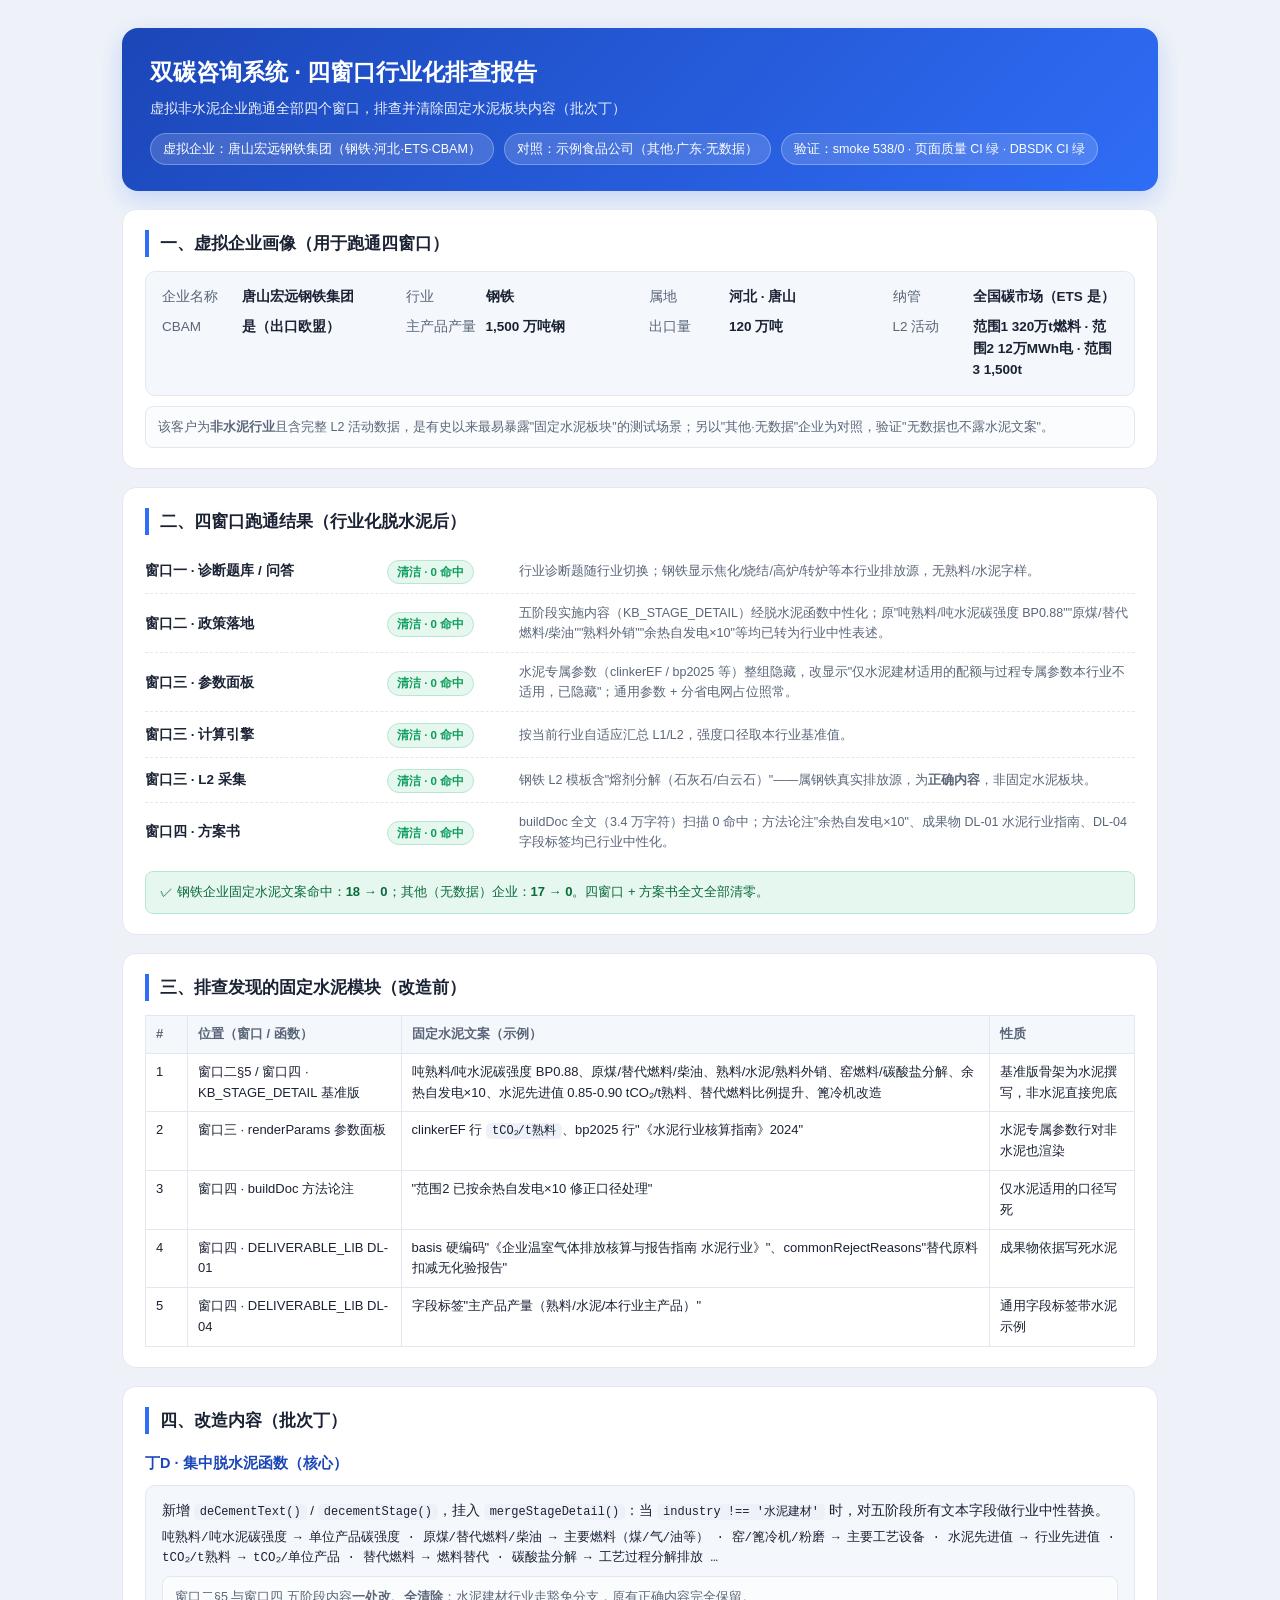
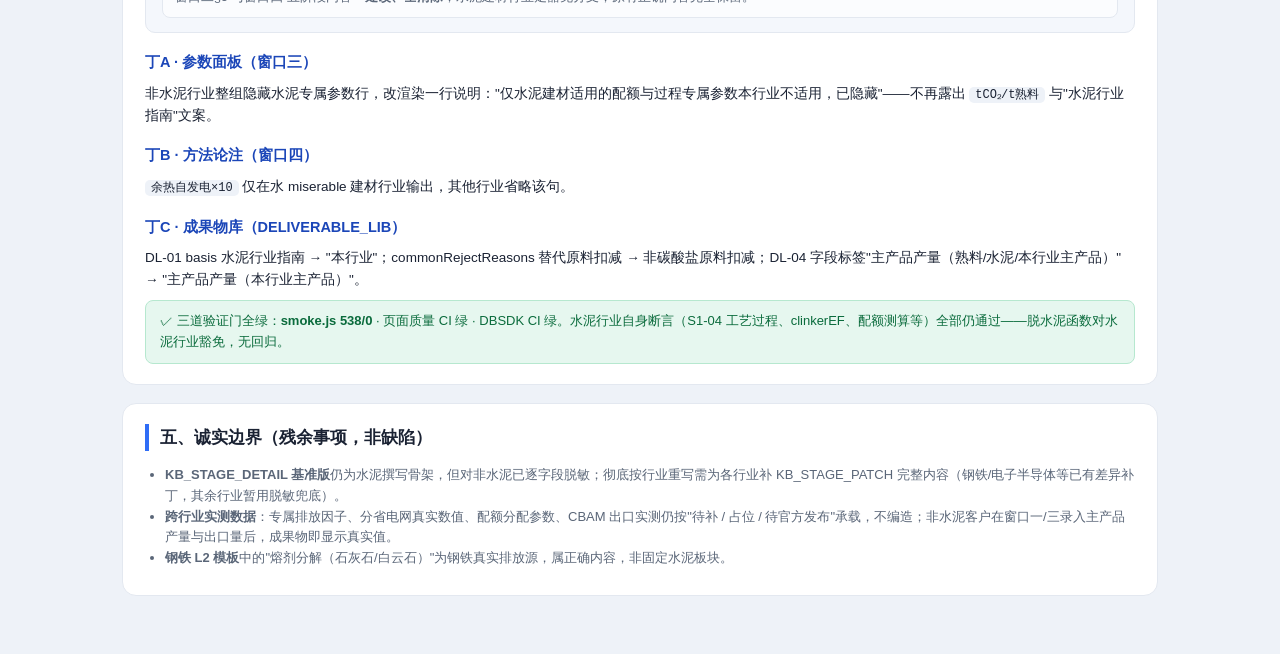
<file: reports/四窗口行业化排查报告.html>
<!DOCTYPE html>
<html lang="zh-CN">
<head>
<meta charset="UTF-8">
<meta name="viewport" content="width=device-width, initial-scale=1.0">
<title>双碳系统 · 四窗口行业化排查报告</title>
<style>
  :root{ --brand:#2f6df6; --brand-d:#1b46b8; --ok:#0a9d5a; --warn:#e08600; --danger:#d93636; --t1:#1a2233; --t2:#5a6678; --t3:#8a93a6; --t6:#f4f7fc; --line:#e3e8f0; }
  *{box-sizing:border-box}
  body{margin:0;font-family:-apple-system,"Segoe UI","PingFang SC","Microsoft YaHei",sans-serif;background:#eef2f8;color:var(--t1);line-height:1.6}
  .wrap{max-width:1080px;margin:0 auto;padding:28px 22px 60px}
  header{background:linear-gradient(135deg,#1b46b8,#2f6df6);color:#fff;border-radius:16px;padding:26px 28px;box-shadow:0 8px 24px rgba(47,109,246,.22)}
  header h1{margin:0 0 6px;font-size:23px}
  header p{margin:0;opacity:.92;font-size:14px}
  .badges{margin-top:14px;display:flex;gap:10px;flex-wrap:wrap}
  .badge{background:rgba(255,255,255,.16);border:1px solid rgba(255,255,255,.28);padding:5px 12px;border-radius:999px;font-size:12.5px}
  section{background:#fff;border:1px solid var(--line);border-radius:14px;padding:20px 22px;margin-top:18px}
  h2{font-size:17px;margin:0 0 14px;padding-left:11px;border-left:4px solid var(--brand)}
  h3{font-size:14.5px;margin:18px 0 8px;color:var(--brand-d)}
  .card{background:var(--t6);border:1px solid var(--line);border-radius:10px;padding:14px 16px;margin:10px 0}
  .kv{display:grid;grid-template-columns:repeat(auto-fit,minmax(190px,1fr));gap:8px 18px;font-size:13.5px}
  .kv div{display:flex;gap:8px}
  .kv .k{color:var(--t2);min-width:72px}
  .kv .v{color:var(--t1);font-weight:600}
  table{width:100%;border-collapse:collapse;font-size:13px;margin-top:6px}
  th,td{border:1px solid var(--line);padding:8px 10px;text-align:left;vertical-align:top}
  th{background:var(--t6);color:var(--t2);font-weight:600}
  .tag{display:inline-block;padding:2px 9px;border-radius:999px;font-size:11.5px;font-weight:600}
  .t-ok{background:#e6f7ef;color:var(--ok)}
  .t-fix{background:#fff4e3;color:var(--warn)}
  .t-clean{background:#e6f7ef;color:var(--ok);border:1px solid #b6e8cf}
  .mono{font-family:ui-monospace,SFMono-Regular,Menlo,monospace;font-size:12.5px}
  .hit{background:#fdeeee;border-left:3px solid var(--danger);padding:8px 12px;border-radius:0 8px 8px 0;margin:6px 0;font-size:12.5px;color:#7a2222}
  .win{display:grid;grid-template-columns:1fr;gap:0}
  .row{display:flex;align-items:center;gap:12px;padding:9px 0;border-bottom:1px dashed var(--line)}
  .row:last-child{border-bottom:0}
  .wname{flex:0 0 230px;font-weight:600;font-size:13.5px}
  .res{flex:0 0 120px}
  .detail{flex:1;color:var(--t2);font-size:12.5px}
  .note{font-size:12.5px;color:var(--t2);background:#fbfcfe;border:1px solid var(--line);border-radius:8px;padding:10px 12px;margin-top:8px}
  .done{background:#e6f7ef;border:1px solid #b6e8cf;color:#0a6b3c;border-radius:8px;padding:10px 14px;font-size:13px;margin-top:10px}
  code{background:#eef2f8;padding:1px 6px;border-radius:5px;font-size:12px}
</style>
</head>
<body>
<div class="wrap">
  <header>
    <h1>双碳咨询系统 · 四窗口行业化排查报告</h1>
    <p>虚拟非水泥企业跑通全部四个窗口，排查并清除固定水泥板块内容（批次丁）</p>
    <div class="badges">
      <span class="badge">虚拟企业：唐山宏远钢铁集团（钢铁·河北·ETS·CBAM）</span>
      <span class="badge">对照：示例食品公司（其他·广东·无数据）</span>
      <span class="badge">验证：smoke 538/0 · 页面质量 CI 绿 · DBSDK CI 绿</span>
    </div>
  </header>

  <section>
    <h2>一、虚拟企业画像（用于跑通四窗口）</h2>
    <div class="card">
      <div class="kv">
        <div><span class="k">企业名称</span><span class="v">唐山宏远钢铁集团</span></div>
        <div><span class="k">行业</span><span class="v">钢铁</span></div>
        <div><span class="k">属地</span><span class="v">河北 · 唐山</span></div>
        <div><span class="k">纳管</span><span class="v">全国碳市场（ETS 是）</span></div>
        <div><span class="k">CBAM</span><span class="v">是（出口欧盟）</span></div>
        <div><span class="k">主产品产量</span><span class="v">1,500 万吨钢</span></div>
        <div><span class="k">出口量</span><span class="v">120 万吨</span></div>
        <div><span class="k">L2 活动</span><span class="v">范围1 320万t燃料 · 范围2 12万MWh电 · 范围3 1,500t</span></div>
      </div>
    </div>
    <div class="note">该客户为<b>非水泥行业</b>且含完整 L2 活动数据，是有史以来最易暴露"固定水泥板块"的测试场景；另以"其他·无数据"企业为对照，验证"无数据也不露水泥文案"。</div>
  </section>

  <section>
    <h2>二、四窗口跑通结果（行业化脱水泥后）</h2>
    <div class="win">
      <div class="row"><div class="wname">窗口一 · 诊断题库 / 问答</div><div class="res"><span class="tag t-clean">清洁 · 0 命中</span></div><div class="detail">行业诊断题随行业切换；钢铁显示焦化/烧结/高炉/转炉等本行业排放源，无熟料/水泥字样。</div></div>
      <div class="row"><div class="wname">窗口二 · 政策落地</div><div class="res"><span class="tag t-clean">清洁 · 0 命中</span></div><div class="detail">五阶段实施内容（KB_STAGE_DETAIL）经脱水泥函数中性化；原"吨熟料/吨水泥碳强度 BP0.88""原煤/替代燃料/柴油""熟料外销""余热自发电×10"等均已转为行业中性表述。</div></div>
      <div class="row"><div class="wname">窗口三 · 参数面板</div><div class="res"><span class="tag t-clean">清洁 · 0 命中</span></div><div class="detail">水泥专属参数（clinkerEF / bp2025 等）整组隐藏，改显示"仅水泥建材适用的配额与过程专属参数本行业不适用，已隐藏"；通用参数 + 分省电网占位照常。</div></div>
      <div class="row"><div class="wname">窗口三 · 计算引擎</div><div class="res"><span class="tag t-clean">清洁 · 0 命中</span></div><div class="detail">按当前行业自适应汇总 L1/L2，强度口径取本行业基准值。</div></div>
      <div class="row"><div class="wname">窗口三 · L2 采集</div><div class="res"><span class="tag t-clean">清洁 · 0 命中</span></div><div class="detail">钢铁 L2 模板含"熔剂分解（石灰石/白云石）"——属钢铁真实排放源，为<b>正确内容</b>，非固定水泥板块。</div></div>
      <div class="row"><div class="wname">窗口四 · 方案书</div><div class="res"><span class="tag t-clean">清洁 · 0 命中</span></div><div class="detail">buildDoc 全文（3.4 万字符）扫描 0 命中；方法论注"余热自发电×10"、成果物 DL-01 水泥行业指南、DL-04 字段标签均已行业中性化。</div></div>
    </div>
    <div class="done">✓ 钢铁企业固定水泥文案命中：<b>18 → 0</b>；其他（无数据）企业：<b>17 → 0</b>。四窗口 + 方案书全文全部清零。</div>
  </section>

  <section>
    <h2>三、排查发现的固定水泥模块（改造前）</h2>
    <table>
      <thead><tr><th style="width:42px">#</th><th>位置（窗口 / 函数）</th><th>固定水泥文案（示例）</th><th>性质</th></tr></thead>
      <tbody>
        <tr><td>1</td><td>窗口二§5 / 窗口四 · KB_STAGE_DETAIL 基准版</td><td>吨熟料/吨水泥碳强度 BP0.88、原煤/替代燃料/柴油、熟料/水泥/熟料外销、窑燃料/碳酸盐分解、余热自发电×10、水泥先进值 0.85-0.90 tCO₂/t熟料、替代燃料比例提升、篦冷机改造</td><td>基准版骨架为水泥撰写，非水泥直接兜底</td></tr>
        <tr><td>2</td><td>窗口三 · renderParams 参数面板</td><td>clinkerEF 行 <code>tCO₂/t熟料</code>、bp2025 行"《水泥行业核算指南》2024"</td><td>水泥专属参数行对非水泥也渲染</td></tr>
        <tr><td>3</td><td>窗口四 · buildDoc 方法论注</td><td>"范围2 已按余热自发电×10 修正口径处理"</td><td>仅水泥适用的口径写死</td></tr>
        <tr><td>4</td><td>窗口四 · DELIVERABLE_LIB DL-01</td><td>basis 硬编码"《企业温室气体排放核算与报告指南 水泥行业》"、commonRejectReasons"替代原料扣减无化验报告"</td><td>成果物依据写死水泥</td></tr>
        <tr><td>5</td><td>窗口四 · DELIVERABLE_LIB DL-04</td><td>字段标签"主产品产量（熟料/水泥/本行业主产品）"</td><td>通用字段标签带水泥示例</td></tr>
      </tbody>
    </table>
  </section>

  <section>
    <h2>四、改造内容（批次丁）</h2>
    <h3>丁D · 集中脱水泥函数（核心）</h3>
    <div class="card">
      <p style="margin:0 0 6px;font-size:13.5px">新增 <code>deCementText()</code> / <code>decementStage()</code>，挂入 <code>mergeStageDetail()</code>：当 <code>industry !== '水泥建材'</code> 时，对五阶段所有文本字段做行业中性替换。</p>
      <div class="mono">吨熟料/吨水泥碳强度 → 单位产品碳强度 · 原煤/替代燃料/柴油 → 主要燃料（煤/气/油等） · 窑/篦冷机/粉磨 → 主要工艺设备 · 水泥先进值 → 行业先进值 · tCO₂/t熟料 → tCO₂/单位产品 · 替代燃料 → 燃料替代 · 碳酸盐分解 → 工艺过程分解排放 …</div>
      <div class="note">窗口二§5 与窗口四 五阶段内容<b>一处改、全清除</b>；水泥建材行业走豁免分支，原有正确内容完全保留。</div>
    </div>
    <h3>丁A · 参数面板（窗口三）</h3>
    <p style="font-size:13.5px;margin:4px 0">非水泥行业整组隐藏水泥专属参数行，改渲染一行说明："仅水泥建材适用的配额与过程专属参数本行业不适用，已隐藏"——不再露出 <code>tCO₂/t熟料</code> 与"水泥行业指南"文案。</p>
    <h3>丁B · 方法论注（窗口四）</h3>
    <p style="font-size:13.5px;margin:4px 0"><code>余热自发电×10</code> 仅在水 miserable 建材行业输出，其他行业省略该句。</p>
    <h3>丁C · 成果物库（DELIVERABLE_LIB）</h3>
    <p style="font-size:13.5px;margin:4px 0">DL-01 basis 水泥行业指南 → "本行业"；commonRejectReasons 替代原料扣减 → 非碳酸盐原料扣减；DL-04 字段标签"主产品产量（熟料/水泥/本行业主产品）" → "主产品产量（本行业主产品）"。</p>
    <div class="done">✓ 三道验证门全绿：<b>smoke.js 538/0</b> · 页面质量 CI 绿 · DBSDK CI 绿。水泥行业自身断言（S1-04 工艺过程、clinkerEF、配额测算等）全部仍通过——脱水泥函数对水泥行业豁免，无回归。</div>
  </section>

  <section>
    <h2>五、诚实边界（残余事项，非缺陷）</h2>
    <ul style="font-size:13px;color:var(--t2);margin:6px 0;padding-left:20px">
      <li><b>KB_STAGE_DETAIL 基准版</b>仍为水泥撰写骨架，但对非水泥已逐字段脱敏；彻底按行业重写需为各行业补 KB_STAGE_PATCH 完整内容（钢铁/电子半导体等已有差异补丁，其余行业暂用脱敏兜底）。</li>
      <li><b>跨行业实测数据</b>：专属排放因子、分省电网真实数值、配额分配参数、CBAM 出口实测仍按"待补 / 占位 / 待官方发布"承载，不编造；非水泥客户在窗口一/三录入主产品产量与出口量后，成果物即显示真实值。</li>
      <li><b>钢铁 L2 模板</b>中的"熔剂分解（石灰石/白云石）"为钢铁真实排放源，属正确内容，非固定水泥板块。</li>
    </ul>
  </section>
</div>
</body>
</html>
</file>
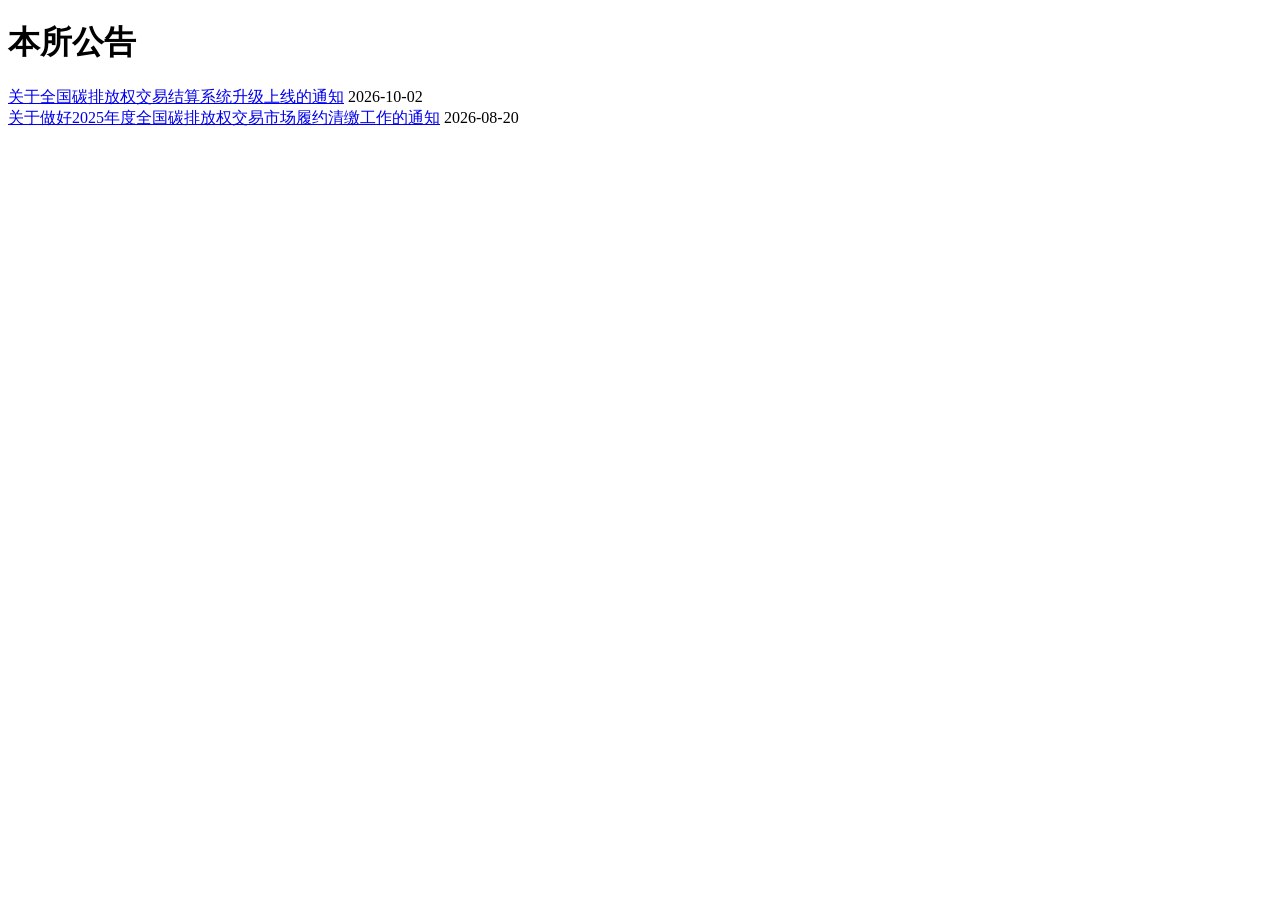
<file: carbon-md/carbon-policy-monitor/fixtures/cneeex_list.html>
<!DOCTYPE html>
<html lang="zh-CN">
<head>
<meta charset="utf-8">
<title>上海环境能源交易所 - 公告栏（离线演示样例页）</title>
</head>
<body>
<h1>本所公告</h1>
<div class="notice_list">
  <div class="notice_item">
    <a href="https://www.cneeex.com/c/2026-10-02/6980001.html">关于全国碳排放权交易结算系统升级上线的通知</a>
    <span class="date">2026-10-02</span>
  </div>
  <div class="notice_item">
    <a href="https://www.cneeex.com/c/2026-08-20/6975555.html">关于做好2025年度全国碳排放权交易市场履约清缴工作的通知</a>
    <span class="date">2026-08-20</span>
  </div>
</div>
</body>
</html>
</file>
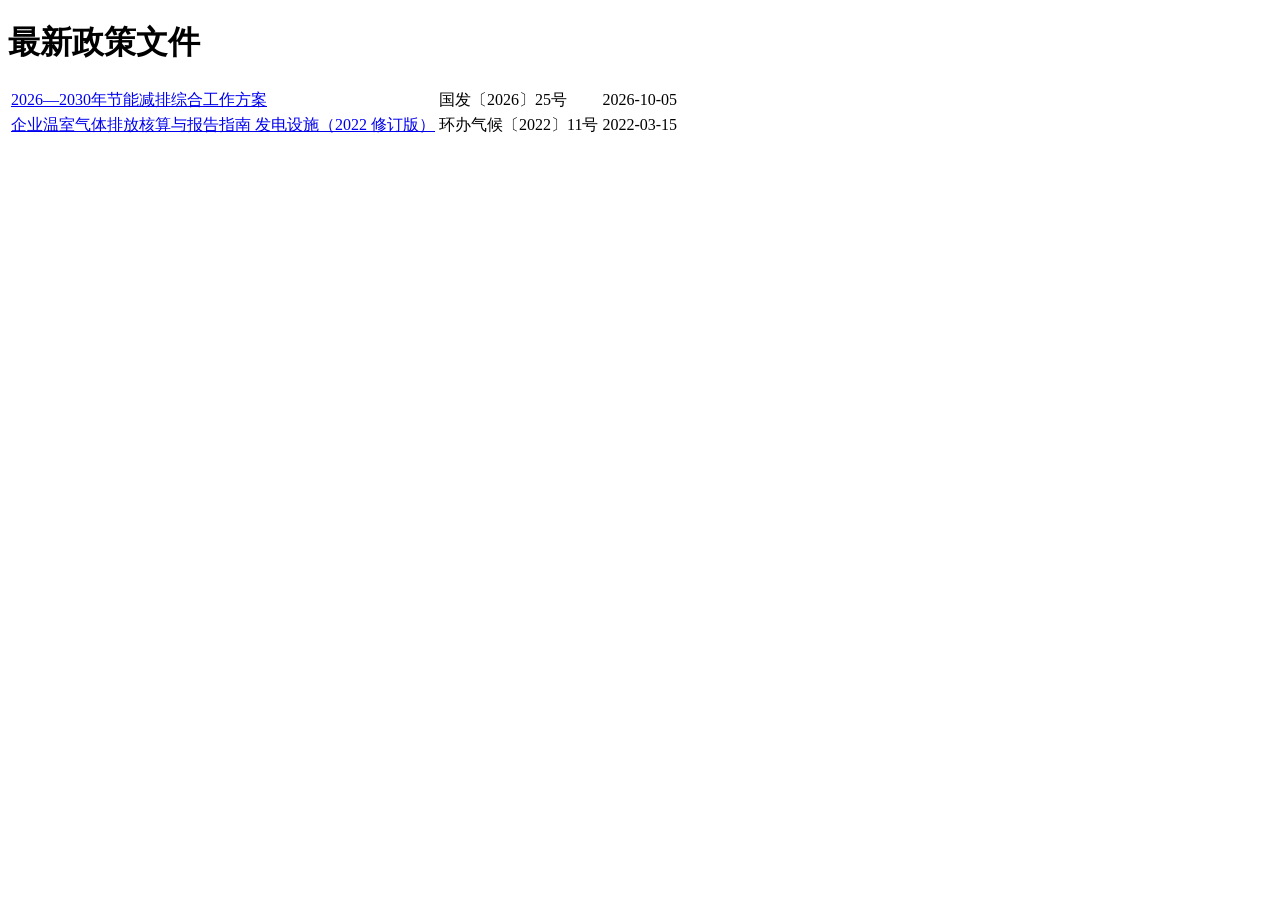
<file: carbon-md/carbon-policy-monitor/fixtures/govcn_list.html>
<!DOCTYPE html>
<html lang="zh-CN">
<head>
<meta charset="utf-8">
<title>中国政府网 - 政策文件库（离线演示样例页）</title>
</head>
<body>
<h1>最新政策文件</h1>
<table class="policy_list">
  <tr class="policy_row">
    <td><a href="https://www.gov.cn/zhengce/content/202610/content_6990001.htm">2026—2030年节能减排综合工作方案</a></td>
    <td class="doc_no">国发〔2026〕25号</td>
    <td class="date">2026-10-05</td>
  </tr>
  <tr class="policy_row">
    <td><a href="https://www.gov.cn/zhengce/zhengceku/202203/content_5680002.htm">企业温室气体排放核算与报告指南 发电设施（2022 修订版）</a></td>
    <td class="doc_no">环办气候〔2022〕11号</td>
    <td class="date">2022-03-15</td>
  </tr>
</table>
</body>
</html>
</file>
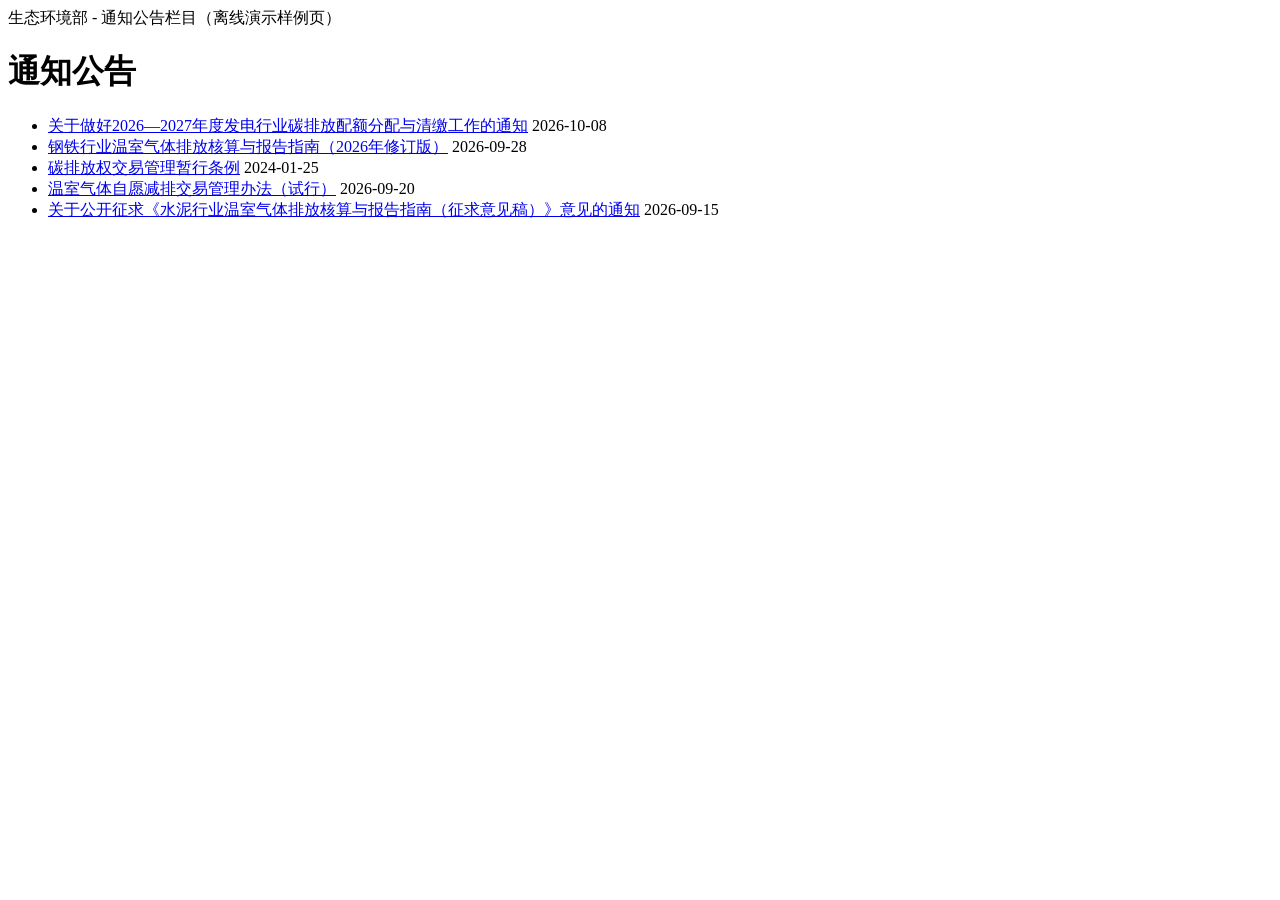
<file: carbon-md/carbon-policy-monitor/fixtures/mee_list.html>
<!DOCTYPE html>
<html lang="zh-CN">
<head>
<meta charset="utf-8">
<title">生态环境部 - 通知公告栏目（离线演示样例页）</title>
</head>
<body>
<h1>通知公告</h1>
<ul class="news_list">
  <li class="news_item">
    <a href="https://www.mee.gov.cn/xxgk2018/xxgk/xxgk01/202610/t20261008_1110001.html">关于做好2026—2027年度发电行业碳排放配额分配与清缴工作的通知</a>
    <span class="date">2026-10-08</span>
  </li>
  <li class="news_item">
    <a href="https://www.mee.gov.cn/xxgk2018/xxgk/xxgk02/202609/t20260928_1109876.html">钢铁行业温室气体排放核算与报告指南（2026年修订版）</a>
    <span class="date">2026-09-28</span>
  </li>
  <li class="news_item">
    <a href="https://www.mee.gov.cn/xxgk2018/xxgk/zfxxgk/202401/t20240125_1067890.html">碳排放权交易管理暂行条例</a>
    <span class="date">2024-01-25</span>
  </li>
  <li class="news_item">
    <a href="https://www.mee.gov.cn/xxgk2018/xxgk/xxgk01/202609/t20260920_1108555.html">温室气体自愿减排交易管理办法（试行）</a>
    <span class="date">2026-09-20</span>
  </li>
  <li class="news_item">
    <a href="https://www.mee.gov.cn/xxgk2018/xxgk/xxgk01/202609/t20260915_1108111.html">关于公开征求《水泥行业温室气体排放核算与报告指南（征求意见稿）》意见的通知</a>
    <span class="date">2026-09-15</span>
  </li>
</ul>
</body>
</html>
</file>
<file: css/app.css>
:root{
  --bg:#F3F6F4;--surface:#fff;--ink:#122B24;--ink2:#3A564C;--muted:#6B817A;
  --brand:#14614C;--brand2:#1E8266;--lime:#B7E36B;--cyan:#65D7D0;--yellow:#E6C85C;
  --red:#D86C5C;--line:#D5E3DC;--radius:12px;
  --font:"Segoe UI","PingFang SC","Microsoft YaHei",system-ui,sans-serif;
}
*{box-sizing:border-box;margin:0;padding:0}
body{font-family:var(--font);background:var(--bg);color:var(--ink);line-height:1.65;font-size:15px}
a{color:var(--brand)}
.wrap{max-width:1120px;margin:0 auto;padding:0 20px}

/* top */
.top{position:sticky;top:0;z-index:40;background:rgba(18,43,36,.96);color:#EAF4EF;padding:12px 0}
.top .wrap{display:flex;align-items:center;gap:14px;flex-wrap:wrap}
.brand{font-weight:700;letter-spacing:.02em}
.nav{display:flex;gap:6px;flex-wrap:wrap;margin-left:auto}
.nav a{color:#C9D9D2;font-size:13px;padding:7px 11px;border-radius:8px;text-decoration:none}
.nav a:hover{background:rgba(255,255,255,.1);color:#fff}
.top .btn{margin-left:8px}

/* buttons */
.btn{appearance:none;border:0;cursor:pointer;background:var(--brand);color:#fff;font:inherit;
  font-size:13.5px;font-weight:600;padding:10px 16px;border-radius:10px;display:inline-flex;align-items:center;gap:8px}
.btn:hover{background:var(--brand2)}
.btn-line{background:transparent;color:var(--brand);border:1.5px solid var(--brand)}
.btn-line:hover{background:rgba(20,97,76,.08)}
.btn-sm{padding:7px 12px;font-size:12.5px}
.btn-ghost{background:transparent;color:var(--ink2);border:1px solid var(--line)}

/* hero */
.hero{background:linear-gradient(140deg,#0E3B2E,#14614C 55%,#1E8266);color:#EAF4EF;padding:42px 0 56px}
.hero h1{font-size:clamp(26px,4vw,40px);font-weight:800;line-height:1.25;max-width:18em}
.hero .sub{margin-top:12px;opacity:.9;font-size:15px;max-width:48em}
.hero .pills{margin-top:18px;display:flex;flex-wrap:wrap;gap:8px}
.pill{font-size:12px;padding:5px 11px;border-radius:999px;background:rgba(255,255,255,.12);border:1px solid rgba(255,255,255,.2)}

/* sections */
section{padding:36px 0}
.sec-head{margin-bottom:18px}
.sec-head .eyebrow{font-size:11px;letter-spacing:.14em;color:var(--brand2);font-weight:700;text-transform:uppercase}
.sec-head h2{font-size:clamp(22px,3vw,28px);margin-top:6px}
.sec-head p{color:var(--ink2);margin-top:8px;max-width:56em;font-size:14.5px}

/* cards / grid */
.grid{display:grid;gap:14px}
.g2{grid-template-columns:repeat(2,1fr)}
.g3{grid-template-columns:repeat(3,1fr)}
.g4{grid-template-columns:repeat(4,1fr)}
@media(max-width:900px){.g2,.g3,.g4{grid-template-columns:1fr 1fr}}
@media(max-width:560px){.g2,.g3,.g4{grid-template-columns:1fr}}
.card{background:var(--surface);border:1px solid var(--line);border-radius:var(--radius);padding:16px 18px}
.card h3{font-size:15px;margin-bottom:8px;color:var(--brand)}
.card p{font-size:13px;color:var(--ink2)}
.kpi{background:var(--surface);border:1px solid var(--line);border-radius:var(--radius);padding:16px}
.kpi .v{font-size:28px;font-weight:800;color:var(--brand);font-variant-numeric:tabular-nums;line-height:1.1}
.kpi .u{font-size:12px;color:var(--muted);font-weight:500;margin-left:4px}
.kpi .l{margin-top:6px;font-size:12px;color:var(--muted)}

/* forms */
.panel{background:var(--surface);border:1px solid var(--line);border-radius:var(--radius);padding:20px}
.field{margin-bottom:12px}
.field label{display:block;font-size:12px;font-weight:600;color:var(--ink2);margin-bottom:5px}
.field input,.field select,.field textarea{width:100%;border:1px solid var(--line);border-radius:8px;padding:9px 11px;font:inherit;font-size:14px;background:#fff}
.field input:focus,.field select:focus,.field textarea:focus{outline:2px solid rgba(20,97,76,.25);border-color:var(--brand)}
.unit-row{display:flex;gap:8px;align-items:center}
.unit-row input{flex:1}
.unit{font-size:12px;color:var(--muted);white-space:nowrap}

/* chips */
.chip{display:inline-flex;align-items:center;gap:4px;font-size:11px;font-weight:600;padding:3px 9px;border-radius:999px;border:1px solid transparent;white-space:nowrap}
.chip-ok{background:#E3F1EA;color:#14614C;border-color:#B7D9C8}
.chip-warn{background:#FBF0DD;color:#8A6D14;border-color:#EBD9A8}
.chip-err{background:#F8E4E4;color:#A34231;border-color:#E5B8B8}
.chip-info{background:#E6EEF6;color:#1E5E8C;border-color:#B8CEE3}

/* source table */
.tbl-wrap{overflow:auto;border:1px solid var(--line);border-radius:var(--radius);background:#fff}
table{width:100%;border-collapse:collapse;font-size:13px;min-width:720px}
th{background:var(--brand);color:#fff;text-align:left;padding:10px 12px;font-weight:600;font-size:12px}
td{padding:9px 12px;border-top:1px solid var(--line);vertical-align:top;color:var(--ink2)}
tr:nth-child(even) td{background:#F8FBF9}
.num{text-align:right;font-variant-numeric:tabular-nums}

/* charts */
.chart-box{background:var(--surface);border:1px solid var(--line);border-radius:var(--radius);padding:16px}
.chart-box h3{font-size:14px;margin-bottom:4px}
.chart-box .cap{font-size:12px;color:var(--muted);margin-bottom:10px}
.bar-row{display:flex;align-items:center;gap:10px;margin:8px 0}
.bar-label{width:72px;font-size:12px;color:var(--ink2);flex-shrink:0}
.bar-track{flex:1;height:18px;background:#EAF1ED;border-radius:9px;overflow:hidden}
.bar-fill{height:100%;border-radius:9px;background:var(--brand);transition:width .35s ease}
.bar-fill.s2{background:var(--cyan)}
.bar-fill.s3{background:var(--yellow)}
.bar-val{width:88px;text-align:right;font-size:12px;font-variant-numeric:tabular-nums;color:var(--ink)}
.legend{display:flex;flex-wrap:wrap;gap:12px;margin-top:10px;font-size:12px;color:var(--muted)}
.legend i{width:10px;height:10px;border-radius:2px;display:inline-block;margin-right:5px}

/* report */
.report{background:#fff;border-top:3px solid var(--ink);margin-top:20px}
.report-hd{padding:24px 26px;border-bottom:1px solid var(--line);display:flex;flex-wrap:wrap;gap:16px;justify-content:space-between}
.report-hd h3{font-size:clamp(20px,2.5vw,26px);line-height:1.3}
.rsec{padding:22px 26px;border-bottom:1px solid var(--line)}
.rsec h4{font-size:14px;letter-spacing:.06em;text-transform:uppercase;color:var(--brand);margin-bottom:10px;display:flex;align-items:center;gap:8px}
.rsec h4 .n{background:var(--brand);color:#fff;font-size:11px;padding:2px 8px;border-radius:5px;letter-spacing:0}
.rsec p{max-width:62em;color:var(--ink2);font-size:14.5px}
.rsec p + p{margin-top:10px}
.note{background:#F4F8F6;border-left:3px solid var(--brand2);padding:10px 14px;border-radius:8px;font-size:13px;color:var(--ink2);margin-top:12px}

/* skill cards */
.skill-grid{display:grid;grid-template-columns:repeat(auto-fill,minmax(230px,1fr));gap:12px;margin-top:12px}
.skill-card{border:1px solid var(--line);border-radius:12px;padding:14px;background:#fff;display:flex;flex-direction:column;gap:8px;min-height:150px}
.skill-card .top{display:flex;justify-content:space-between;gap:8px;align-items:flex-start}
.skill-card .id{font-size:10px;letter-spacing:.08em;color:var(--muted);font-family:ui-monospace,monospace}
.skill-card h5{font-size:13px;font-weight:700;color:var(--ink);margin:0}
.skill-card .m{font-size:11.5px;color:var(--ink2);line-height:1.55}
.skill-card .m div{display:flex;justify-content:space-between;gap:6px}
.skill-card .n{font-size:11px;color:var(--muted);margin-top:auto}
.skill-card .acts{font-size:10.5px;color:var(--brand)}

/* source collect */
.drop{border:2px dashed var(--line);border-radius:12px;padding:22px;text-align:center;background:#FAFCFB;cursor:pointer}
.drop:hover,.drop.over{border-color:var(--brand);background:#F0F7F3}
.drop .big{font-size:15px;font-weight:600;color:var(--brand)}
.drop .small{font-size:12px;color:var(--muted);margin-top:6px}
.src-form{display:grid;grid-template-columns:repeat(4,1fr);gap:10px;margin-top:12px}
@media(max-width:800px){.src-form{grid-template-columns:1fr 1fr}}

/* progress */
.prog{height:10px;background:#EAF1ED;border-radius:99px;overflow:hidden}
.prog span{display:block;height:100%;background:linear-gradient(90deg,var(--brand2),var(--lime));border-radius:99px}

/* footer */
footer{background:#0E3328;color:#A9C7BB;padding:28px 0;font-size:12.5px}
footer b{color:#fff}

/* manual edit mode */
body.edit-mode .editable:hover{outline:1.5px dashed #14614C;outline-offset:2px;cursor:text}
body.edit-mode .editable:focus{outline:2px solid #14614C;background:#F0F7F3;border-radius:4px}
.edit-bar{position:fixed;left:0;right:0;bottom:0;z-index:80;background:#122B24;color:#EAF4EF;padding:10px 16px;display:none;align-items:center;gap:12px;flex-wrap:wrap;font-size:13px}
body.edit-mode .edit-bar{display:flex}
.edit-bar .btn{padding:7px 12px;font-size:12.5px}
body.edit-mode [data-locked="1"]{opacity:.55;pointer-events:none}

/* print */
@media print{
  .top,.hero,.no-print,footer .actions{display:none !important}
  body{background:#fff}
  section{padding:12px 0;break-inside:avoid}
  .report{border-top:1px solid #000}
  .rsec{break-inside:avoid}
  .chip{border:1px solid #666 !important;background:#fff !important;color:#000 !important}
  .edit-bar{display:none !important}
}
</file>
